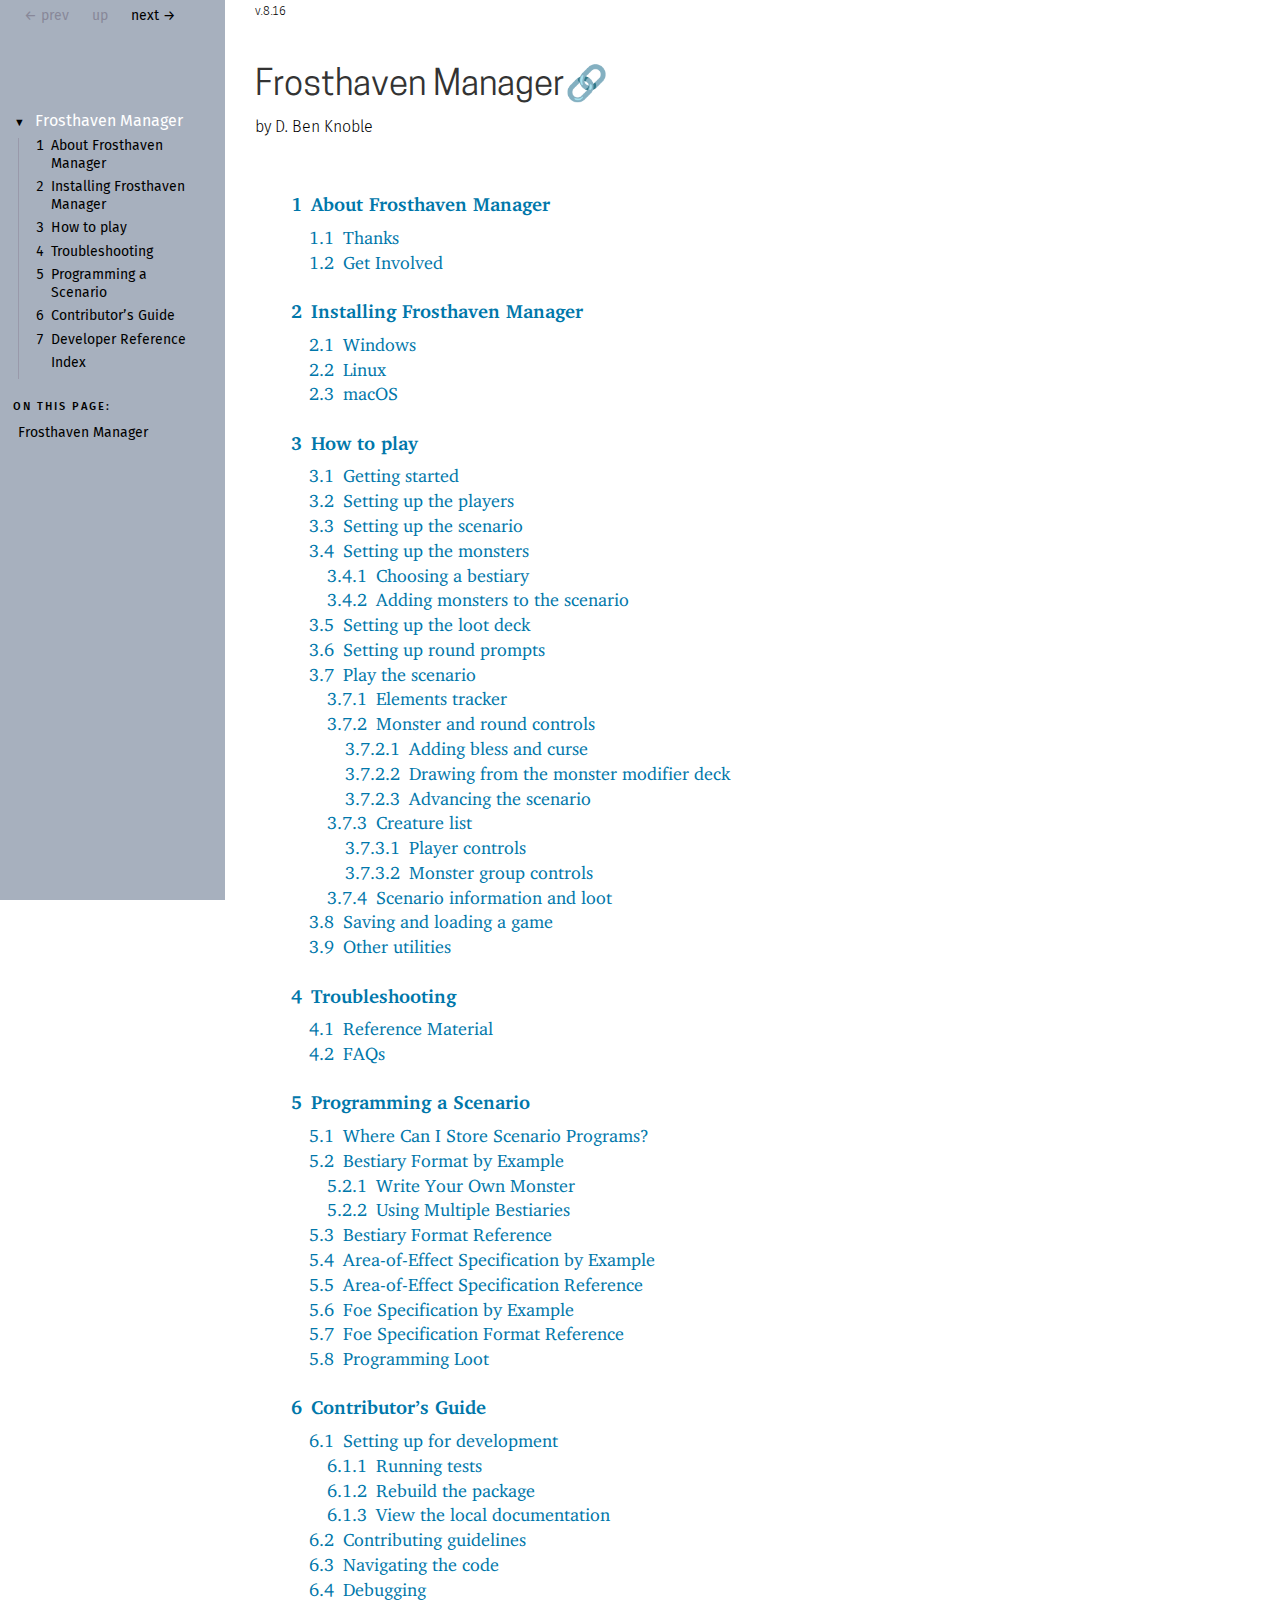
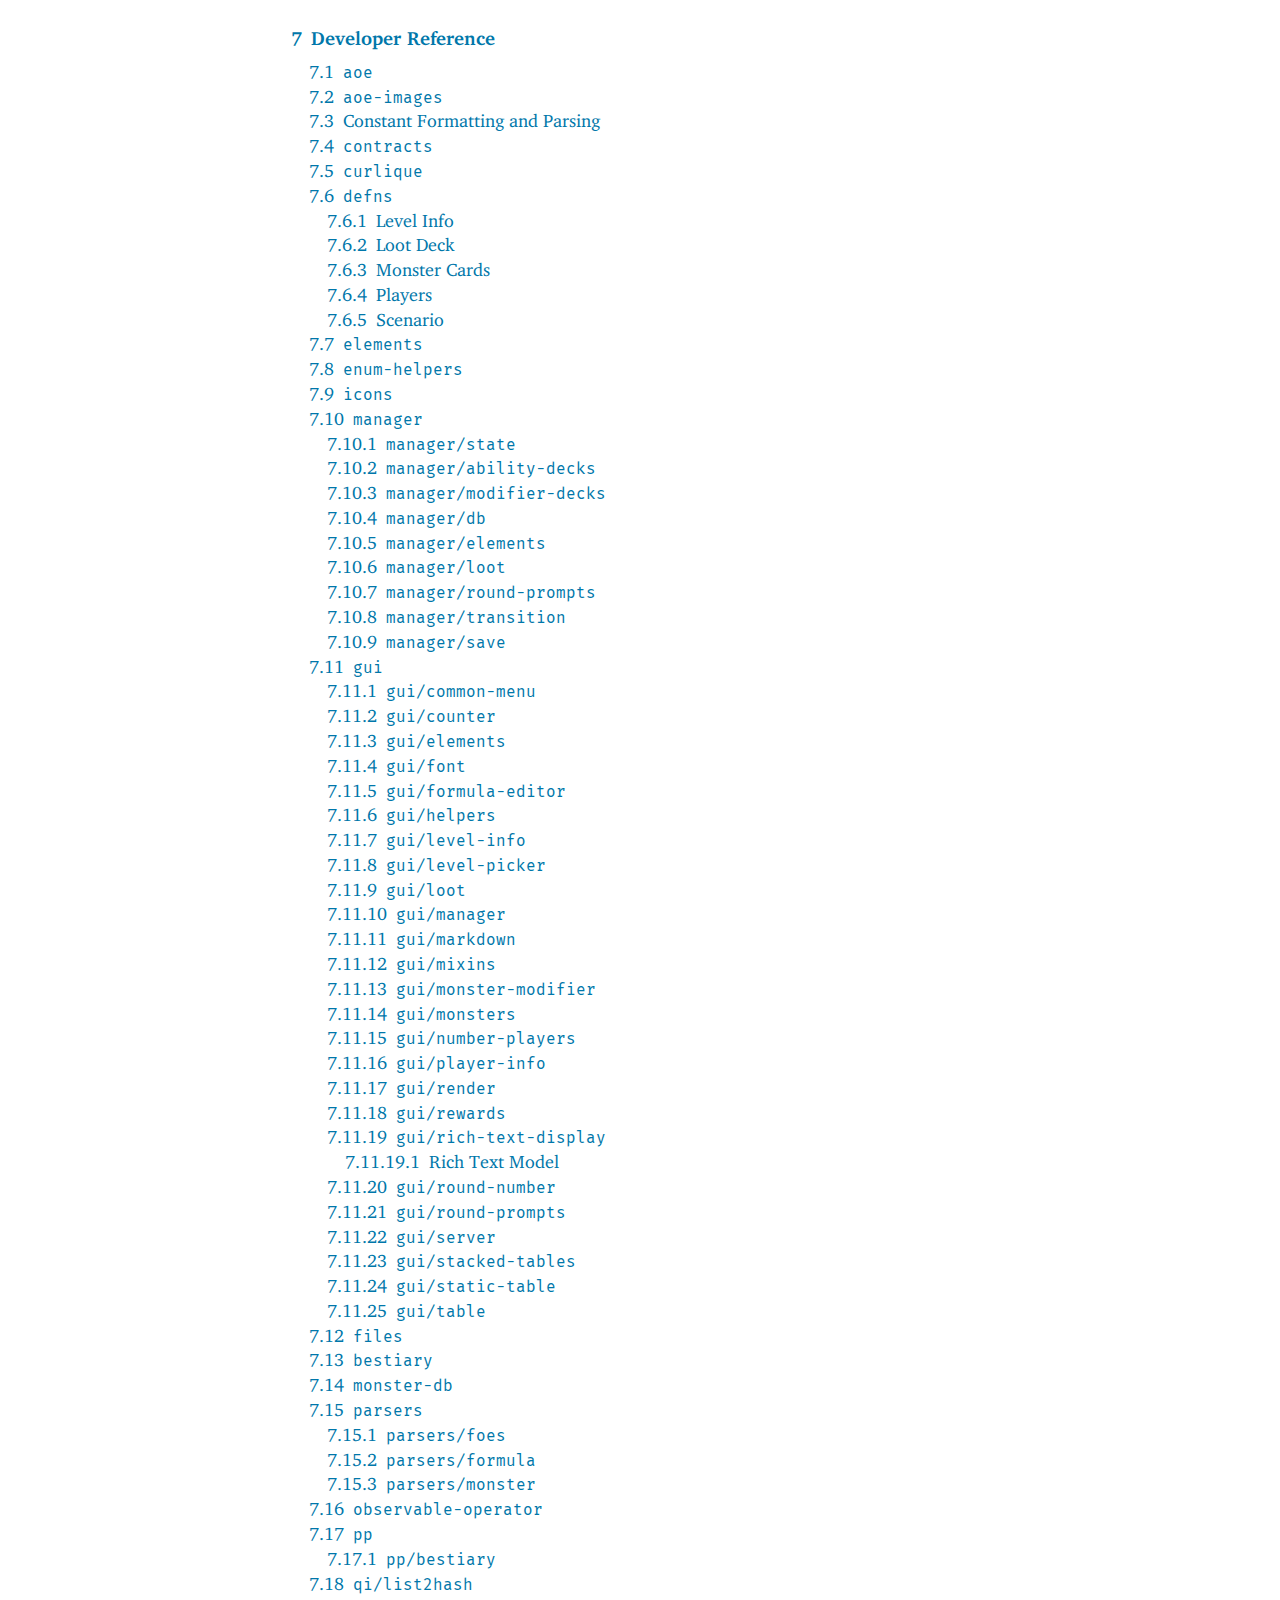
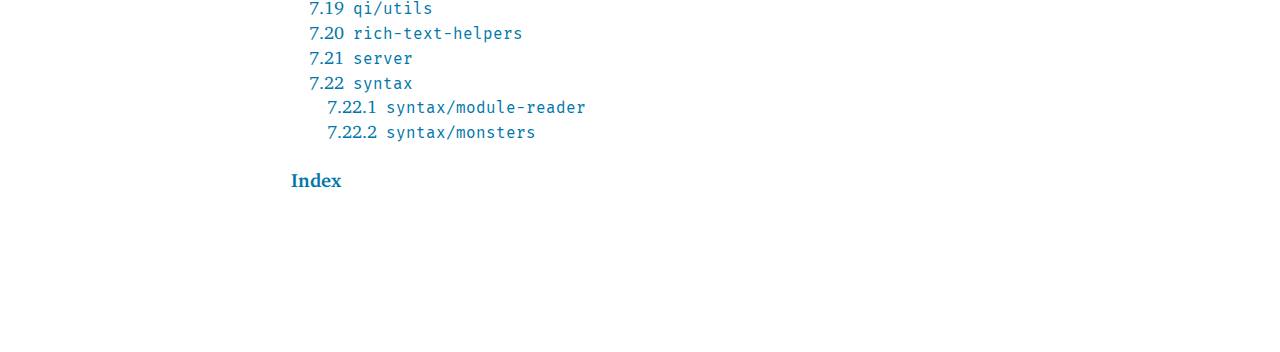
<file: index.html>
<!DOCTYPE html PUBLIC "-//W3C//DTD HTML 4.01 Transitional//EN" "http://www.w3.org/TR/html4/loose.dtd">
<html><head><meta http-equiv="content-type" content="text/html; charset=utf-8"/><meta name="viewport" content="width=device-width, initial-scale=0.8"/><title>Frosthaven Manager</title><link rel="stylesheet" type="text/css" href="scribble.css" title="default"/><link rel="stylesheet" type="text/css" href="manual-style.css" title="default"/><link rel="stylesheet" type="text/css" href="manual-racket.css" title="default"/><script type="text/javascript" src="scribble-common.js"></script><script type="text/javascript" src="manual-racket.js"></script><!--[if IE 6]><style type="text/css">.SIEHidden { overflow: hidden; }</style><![endif]--></head><body id="scribble-racket-lang-org"><div class="tocset"><div class="tocview"><div class="tocviewlist tocviewlisttopspace"><div class="tocviewtitle"><table cellspacing="0" cellpadding="0"><tr><td style="width: 1em;"><a href="javascript:void(0);" title="Expand/Collapse" class="tocviewtoggle" onclick="TocviewToggle(this,&quot;tocview_0&quot;);">&#9660;</a></td><td></td><td><a href="" class="tocviewselflink" data-pltdoc="x">Frosthaven Manager</a></td></tr></table></div><div class="tocviewsublistonly" style="display: block;" id="tocview_0"><table cellspacing="0" cellpadding="0"><tr><td align="right">1&nbsp;</td><td><a href="about-frosthaven-manager.html" class="tocviewlink" data-pltdoc="x">About Frosthaven Manager</a></td></tr><tr><td align="right">2&nbsp;</td><td><a href="Installing_Frosthaven_Manager.html" class="tocviewlink" data-pltdoc="x">Installing Frosthaven Manager</a></td></tr><tr><td align="right">3&nbsp;</td><td><a href="How_to_play.html" class="tocviewlink" data-pltdoc="x">How to play</a></td></tr><tr><td align="right">4&nbsp;</td><td><a href="Troubleshooting.html" class="tocviewlink" data-pltdoc="x">Troubleshooting</a></td></tr><tr><td align="right">5&nbsp;</td><td><a href="Programming_a_Scenario.html" class="tocviewlink" data-pltdoc="x">Programming a Scenario</a></td></tr><tr><td align="right">6&nbsp;</td><td><a href="Contributor_s_Guide.html" class="tocviewlink" data-pltdoc="x">Contributor&rsquo;s Guide</a></td></tr><tr><td align="right">7&nbsp;</td><td><a href="Developer_Reference.html" class="tocviewlink" data-pltdoc="x">Developer Reference</a></td></tr><tr><td align="right"></td><td><a href="doc-index.html" class="tocviewlink" data-pltdoc="x">Index</a></td></tr></table></div></div></div><div class="tocsub"><div class="tocsubtitle">On this page:</div><table class="tocsublist" cellspacing="0"><tr><td><span class="tocsublinknumber"></span><a href="#%28part._.Frosthaven_.Manager%29" class="tocsubseclink" data-pltdoc="x">Frosthaven Manager</a></td></tr></table></div></div><div class="maincolumn"><div class="main"><div class="versionbox"><span class="version">8.16</span></div><div class="navsettop"><span class="navleft"><div class="nosearchform"></div>&nbsp;&nbsp;<span class="tocsettoggle">&nbsp;&nbsp;<a href="javascript:void(0);" title="show/hide table of contents" onclick="TocsetToggle();">contents</a></span></span><span class="navright">&nbsp;&nbsp;<span class="nonavigation">&larr; prev</span>&nbsp;&nbsp;<span class="nonavigation">up</span>&nbsp;&nbsp;<a href="about-frosthaven-manager.html" title="forward to &quot;1 About Frosthaven Manager&quot;" data-pltdoc="x" rel="next">next &rarr;</a></span>&nbsp;</div><h2 class="heading"><a name="(part._.Frosthaven_.Manager)"></a>Frosthaven Manager<span class="button-group"><a href="#(part._.Frosthaven_.Manager)" class="heading-anchor" title="Link to here">🔗</a><span style="visibility: hidden"> </span></span></h2><div class="SAuthorListBox"><span class="SAuthorList"><p class="author">D. Ben Knoble</p></span></div><table cellspacing="0" cellpadding="0"><tr><td><p><span class="hspace">&nbsp;&nbsp;&nbsp;&nbsp;</span><a href="about-frosthaven-manager.html" class="toptoclink" data-pltdoc="x">1<span class="hspace">&nbsp;</span>About Frosthaven Manager</a></p></td></tr><tr><td><p><span class="hspace">&nbsp;&nbsp;&nbsp;&nbsp;&nbsp;&nbsp;</span><a href="about-frosthaven-manager.html#%28part._thanks%29" class="toclink" data-pltdoc="x">1.1<span class="hspace">&nbsp;</span>Thanks</a></p></td></tr><tr><td><p><span class="hspace">&nbsp;&nbsp;&nbsp;&nbsp;&nbsp;&nbsp;</span><a href="about-frosthaven-manager.html#%28part._get-involved%29" class="toclink" data-pltdoc="x">1.2<span class="hspace">&nbsp;</span>Get Involved</a></p></td></tr><tr><td><p><span class="hspace"></span></p></td></tr><tr><td><p><span class="hspace">&nbsp;&nbsp;&nbsp;&nbsp;</span><a href="Installing_Frosthaven_Manager.html" class="toptoclink" data-pltdoc="x">2<span class="hspace">&nbsp;</span>Installing Frosthaven Manager</a></p></td></tr><tr><td><p><span class="hspace">&nbsp;&nbsp;&nbsp;&nbsp;&nbsp;&nbsp;</span><a href="Installing_Frosthaven_Manager.html#%28part._.Windows%29" class="toclink" data-pltdoc="x">2.1<span class="hspace">&nbsp;</span>Windows</a></p></td></tr><tr><td><p><span class="hspace">&nbsp;&nbsp;&nbsp;&nbsp;&nbsp;&nbsp;</span><a href="Installing_Frosthaven_Manager.html#%28part._.Linux%29" class="toclink" data-pltdoc="x">2.2<span class="hspace">&nbsp;</span>Linux</a></p></td></tr><tr><td><p><span class="hspace">&nbsp;&nbsp;&nbsp;&nbsp;&nbsp;&nbsp;</span><a href="Installing_Frosthaven_Manager.html#%28part._mac.O.S%29" class="toclink" data-pltdoc="x">2.3<span class="hspace">&nbsp;</span>macOS</a></p></td></tr><tr><td><p><span class="hspace"></span></p></td></tr><tr><td><p><span class="hspace">&nbsp;&nbsp;&nbsp;&nbsp;</span><a href="How_to_play.html" class="toptoclink" data-pltdoc="x">3<span class="hspace">&nbsp;</span>How to play</a></p></td></tr><tr><td><p><span class="hspace">&nbsp;&nbsp;&nbsp;&nbsp;&nbsp;&nbsp;</span><a href="How_to_play.html#%28part._.Getting_started%29" class="toclink" data-pltdoc="x">3.1<span class="hspace">&nbsp;</span>Getting started</a></p></td></tr><tr><td><p><span class="hspace">&nbsp;&nbsp;&nbsp;&nbsp;&nbsp;&nbsp;</span><a href="How_to_play.html#%28part._.Setting_up_the_players%29" class="toclink" data-pltdoc="x">3.2<span class="hspace">&nbsp;</span>Setting up the players</a></p></td></tr><tr><td><p><span class="hspace">&nbsp;&nbsp;&nbsp;&nbsp;&nbsp;&nbsp;</span><a href="How_to_play.html#%28part._.Setting_up_the_scenario%29" class="toclink" data-pltdoc="x">3.3<span class="hspace">&nbsp;</span>Setting up the scenario</a></p></td></tr><tr><td><p><span class="hspace">&nbsp;&nbsp;&nbsp;&nbsp;&nbsp;&nbsp;</span><a href="How_to_play.html#%28part._.Setting_up_the_monsters%29" class="toclink" data-pltdoc="x">3.4<span class="hspace">&nbsp;</span>Setting up the monsters</a></p></td></tr><tr><td><p><span class="hspace">&nbsp;&nbsp;&nbsp;&nbsp;&nbsp;&nbsp;&nbsp;&nbsp;</span><a href="How_to_play.html#%28part._select-monster-db%29" class="toclink" data-pltdoc="x">3.4.1<span class="hspace">&nbsp;</span>Choosing a bestiary</a></p></td></tr><tr><td><p><span class="hspace">&nbsp;&nbsp;&nbsp;&nbsp;&nbsp;&nbsp;&nbsp;&nbsp;</span><a href="How_to_play.html#%28part._.Adding_monsters_to_the_scenario%29" class="toclink" data-pltdoc="x">3.4.2<span class="hspace">&nbsp;</span>Adding monsters to the scenario</a></p></td></tr><tr><td><p><span class="hspace">&nbsp;&nbsp;&nbsp;&nbsp;&nbsp;&nbsp;</span><a href="How_to_play.html#%28part._.Setting_up_the_loot_deck%29" class="toclink" data-pltdoc="x">3.5<span class="hspace">&nbsp;</span>Setting up the loot deck</a></p></td></tr><tr><td><p><span class="hspace">&nbsp;&nbsp;&nbsp;&nbsp;&nbsp;&nbsp;</span><a href="How_to_play.html#%28part._.Setting_up_round_prompts%29" class="toclink" data-pltdoc="x">3.6<span class="hspace">&nbsp;</span>Setting up round prompts</a></p></td></tr><tr><td><p><span class="hspace">&nbsp;&nbsp;&nbsp;&nbsp;&nbsp;&nbsp;</span><a href="How_to_play.html#%28part._.Play_the_scenario%29" class="toclink" data-pltdoc="x">3.7<span class="hspace">&nbsp;</span>Play the scenario</a></p></td></tr><tr><td><p><span class="hspace">&nbsp;&nbsp;&nbsp;&nbsp;&nbsp;&nbsp;&nbsp;&nbsp;</span><a href="How_to_play.html#%28part._.Elements_tracker%29" class="toclink" data-pltdoc="x">3.7.1<span class="hspace">&nbsp;</span>Elements tracker</a></p></td></tr><tr><td><p><span class="hspace">&nbsp;&nbsp;&nbsp;&nbsp;&nbsp;&nbsp;&nbsp;&nbsp;</span><a href="How_to_play.html#%28part._.Monster_and_round_controls%29" class="toclink" data-pltdoc="x">3.7.2<span class="hspace">&nbsp;</span>Monster and round controls</a></p></td></tr><tr><td><p><span class="hspace">&nbsp;&nbsp;&nbsp;&nbsp;&nbsp;&nbsp;&nbsp;&nbsp;&nbsp;&nbsp;</span><a href="How_to_play.html#%28part._.Adding_bless_and_curse%29" class="toclink" data-pltdoc="x">3.7.2.1<span class="hspace">&nbsp;</span>Adding bless and curse</a></p></td></tr><tr><td><p><span class="hspace">&nbsp;&nbsp;&nbsp;&nbsp;&nbsp;&nbsp;&nbsp;&nbsp;&nbsp;&nbsp;</span><a href="How_to_play.html#%28part._.Drawing_from_the_monster_modifier_deck%29" class="toclink" data-pltdoc="x">3.7.2.2<span class="hspace">&nbsp;</span>Drawing from the monster modifier deck</a></p></td></tr><tr><td><p><span class="hspace">&nbsp;&nbsp;&nbsp;&nbsp;&nbsp;&nbsp;&nbsp;&nbsp;&nbsp;&nbsp;</span><a href="How_to_play.html#%28part._.Advancing_the_scenario%29" class="toclink" data-pltdoc="x">3.7.2.3<span class="hspace">&nbsp;</span>Advancing the scenario</a></p></td></tr><tr><td><p><span class="hspace">&nbsp;&nbsp;&nbsp;&nbsp;&nbsp;&nbsp;&nbsp;&nbsp;</span><a href="How_to_play.html#%28part._.Creature_list%29" class="toclink" data-pltdoc="x">3.7.3<span class="hspace">&nbsp;</span>Creature list</a></p></td></tr><tr><td><p><span class="hspace">&nbsp;&nbsp;&nbsp;&nbsp;&nbsp;&nbsp;&nbsp;&nbsp;&nbsp;&nbsp;</span><a href="How_to_play.html#%28part._.Player_controls%29" class="toclink" data-pltdoc="x">3.7.3.1<span class="hspace">&nbsp;</span>Player controls</a></p></td></tr><tr><td><p><span class="hspace">&nbsp;&nbsp;&nbsp;&nbsp;&nbsp;&nbsp;&nbsp;&nbsp;&nbsp;&nbsp;</span><a href="How_to_play.html#%28part._.Monster_group_controls%29" class="toclink" data-pltdoc="x">3.7.3.2<span class="hspace">&nbsp;</span>Monster group controls</a></p></td></tr><tr><td><p><span class="hspace">&nbsp;&nbsp;&nbsp;&nbsp;&nbsp;&nbsp;&nbsp;&nbsp;</span><a href="How_to_play.html#%28part._.Scenario_information_and_loot%29" class="toclink" data-pltdoc="x">3.7.4<span class="hspace">&nbsp;</span>Scenario information and loot</a></p></td></tr><tr><td><p><span class="hspace">&nbsp;&nbsp;&nbsp;&nbsp;&nbsp;&nbsp;</span><a href="How_to_play.html#%28part._.Saving_and_loading_a_game%29" class="toclink" data-pltdoc="x">3.8<span class="hspace">&nbsp;</span>Saving and loading a game</a></p></td></tr><tr><td><p><span class="hspace">&nbsp;&nbsp;&nbsp;&nbsp;&nbsp;&nbsp;</span><a href="How_to_play.html#%28part._.Other_utilities%29" class="toclink" data-pltdoc="x">3.9<span class="hspace">&nbsp;</span>Other utilities</a></p></td></tr><tr><td><p><span class="hspace"></span></p></td></tr><tr><td><p><span class="hspace">&nbsp;&nbsp;&nbsp;&nbsp;</span><a href="Troubleshooting.html" class="toptoclink" data-pltdoc="x">4<span class="hspace">&nbsp;</span>Troubleshooting</a></p></td></tr><tr><td><p><span class="hspace">&nbsp;&nbsp;&nbsp;&nbsp;&nbsp;&nbsp;</span><a href="Troubleshooting.html#%28part._.Reference_.Material%29" class="toclink" data-pltdoc="x">4.1<span class="hspace">&nbsp;</span>Reference Material</a></p></td></tr><tr><td><p><span class="hspace">&nbsp;&nbsp;&nbsp;&nbsp;&nbsp;&nbsp;</span><a href="Troubleshooting.html#%28part._.F.A.Qs%29" class="toclink" data-pltdoc="x">4.2<span class="hspace">&nbsp;</span>FAQs</a></p></td></tr><tr><td><p><span class="hspace"></span></p></td></tr><tr><td><p><span class="hspace">&nbsp;&nbsp;&nbsp;&nbsp;</span><a href="Programming_a_Scenario.html" class="toptoclink" data-pltdoc="x">5<span class="hspace">&nbsp;</span>Programming a Scenario</a></p></td></tr><tr><td><p><span class="hspace">&nbsp;&nbsp;&nbsp;&nbsp;&nbsp;&nbsp;</span><a href="Programming_a_Scenario.html#%28part._.Where_.Can_.I_.Store_.Scenario_.Programs_%29" class="toclink" data-pltdoc="x">5.1<span class="hspace">&nbsp;</span>Where Can I Store Scenario Programs?</a></p></td></tr><tr><td><p><span class="hspace">&nbsp;&nbsp;&nbsp;&nbsp;&nbsp;&nbsp;</span><a href="Programming_a_Scenario.html#%28part._.Bestiary_.Format_by_.Example%29" class="toclink" data-pltdoc="x">5.2<span class="hspace">&nbsp;</span>Bestiary Format by Example</a></p></td></tr><tr><td><p><span class="hspace">&nbsp;&nbsp;&nbsp;&nbsp;&nbsp;&nbsp;&nbsp;&nbsp;</span><a href="Programming_a_Scenario.html#%28part._.Write_.Your_.Own_.Monster%29" class="toclink" data-pltdoc="x">5.2.1<span class="hspace">&nbsp;</span>Write Your Own Monster</a></p></td></tr><tr><td><p><span class="hspace">&nbsp;&nbsp;&nbsp;&nbsp;&nbsp;&nbsp;&nbsp;&nbsp;</span><a href="Programming_a_Scenario.html#%28part._.Using_.Multiple_.Bestiaries%29" class="toclink" data-pltdoc="x">5.2.2<span class="hspace">&nbsp;</span>Using Multiple Bestiaries</a></p></td></tr><tr><td><p><span class="hspace">&nbsp;&nbsp;&nbsp;&nbsp;&nbsp;&nbsp;</span><a href="Programming_a_Scenario.html#%28part._.Bestiary_.Format_.Reference%29" class="toclink" data-pltdoc="x">5.3<span class="hspace">&nbsp;</span>Bestiary Format Reference</a></p></td></tr><tr><td><p><span class="hspace">&nbsp;&nbsp;&nbsp;&nbsp;&nbsp;&nbsp;</span><a href="Programming_a_Scenario.html#%28part._.Area-of-.Effect_.Specification_by_.Example%29" class="toclink" data-pltdoc="x">5.4<span class="hspace">&nbsp;</span>Area-of-Effect Specification by Example</a></p></td></tr><tr><td><p><span class="hspace">&nbsp;&nbsp;&nbsp;&nbsp;&nbsp;&nbsp;</span><a href="Programming_a_Scenario.html#%28part._.Area-of-.Effect_.Specification_.Reference%29" class="toclink" data-pltdoc="x">5.5<span class="hspace">&nbsp;</span>Area-of-Effect Specification Reference</a></p></td></tr><tr><td><p><span class="hspace">&nbsp;&nbsp;&nbsp;&nbsp;&nbsp;&nbsp;</span><a href="Programming_a_Scenario.html#%28part._.Foe_.Specification_by_.Example%29" class="toclink" data-pltdoc="x">5.6<span class="hspace">&nbsp;</span>Foe Specification by Example</a></p></td></tr><tr><td><p><span class="hspace">&nbsp;&nbsp;&nbsp;&nbsp;&nbsp;&nbsp;</span><a href="Programming_a_Scenario.html#%28part._.Foe_.Specification_.Format_.Reference%29" class="toclink" data-pltdoc="x">5.7<span class="hspace">&nbsp;</span>Foe Specification Format Reference</a></p></td></tr><tr><td><p><span class="hspace">&nbsp;&nbsp;&nbsp;&nbsp;&nbsp;&nbsp;</span><a href="Programming_a_Scenario.html#%28part._.Programming_.Loot%29" class="toclink" data-pltdoc="x">5.8<span class="hspace">&nbsp;</span>Programming Loot</a></p></td></tr><tr><td><p><span class="hspace"></span></p></td></tr><tr><td><p><span class="hspace">&nbsp;&nbsp;&nbsp;&nbsp;</span><a href="Contributor_s_Guide.html" class="toptoclink" data-pltdoc="x">6<span class="hspace">&nbsp;</span>Contributor&rsquo;s Guide</a></p></td></tr><tr><td><p><span class="hspace">&nbsp;&nbsp;&nbsp;&nbsp;&nbsp;&nbsp;</span><a href="Contributor_s_Guide.html#%28part._.Setting_up_for_development%29" class="toclink" data-pltdoc="x">6.1<span class="hspace">&nbsp;</span>Setting up for development</a></p></td></tr><tr><td><p><span class="hspace">&nbsp;&nbsp;&nbsp;&nbsp;&nbsp;&nbsp;&nbsp;&nbsp;</span><a href="Contributor_s_Guide.html#%28part._.Running_tests%29" class="toclink" data-pltdoc="x">6.1.1<span class="hspace">&nbsp;</span>Running tests</a></p></td></tr><tr><td><p><span class="hspace">&nbsp;&nbsp;&nbsp;&nbsp;&nbsp;&nbsp;&nbsp;&nbsp;</span><a href="Contributor_s_Guide.html#%28part._.Rebuild_the_package%29" class="toclink" data-pltdoc="x">6.1.2<span class="hspace">&nbsp;</span>Rebuild the package</a></p></td></tr><tr><td><p><span class="hspace">&nbsp;&nbsp;&nbsp;&nbsp;&nbsp;&nbsp;&nbsp;&nbsp;</span><a href="Contributor_s_Guide.html#%28part._.View_the_local_documentation%29" class="toclink" data-pltdoc="x">6.1.3<span class="hspace">&nbsp;</span>View the local documentation</a></p></td></tr><tr><td><p><span class="hspace">&nbsp;&nbsp;&nbsp;&nbsp;&nbsp;&nbsp;</span><a href="Contributor_s_Guide.html#%28part._.Contributing_guidelines%29" class="toclink" data-pltdoc="x">6.2<span class="hspace">&nbsp;</span>Contributing guidelines</a></p></td></tr><tr><td><p><span class="hspace">&nbsp;&nbsp;&nbsp;&nbsp;&nbsp;&nbsp;</span><a href="Contributor_s_Guide.html#%28part._.Navigating_the_code%29" class="toclink" data-pltdoc="x">6.3<span class="hspace">&nbsp;</span>Navigating the code</a></p></td></tr><tr><td><p><span class="hspace">&nbsp;&nbsp;&nbsp;&nbsp;&nbsp;&nbsp;</span><a href="Contributor_s_Guide.html#%28part._.Debugging%29" class="toclink" data-pltdoc="x">6.4<span class="hspace">&nbsp;</span>Debugging</a></p></td></tr><tr><td><p><span class="hspace"></span></p></td></tr><tr><td><p><span class="hspace">&nbsp;&nbsp;&nbsp;&nbsp;</span><a href="Developer_Reference.html" class="toptoclink" data-pltdoc="x">7<span class="hspace">&nbsp;</span>Developer Reference</a></p></td></tr><tr><td><p><span class="hspace">&nbsp;&nbsp;&nbsp;&nbsp;&nbsp;&nbsp;</span><a href="Developer_Reference.html#%28part._aoe%29" class="toclink" data-pltdoc="x">7.1<span class="hspace">&nbsp;</span><span class="stt">aoe</span></a></p></td></tr><tr><td><p><span class="hspace">&nbsp;&nbsp;&nbsp;&nbsp;&nbsp;&nbsp;</span><a href="Developer_Reference.html#%28part._aoe-images%29" class="toclink" data-pltdoc="x">7.2<span class="hspace">&nbsp;</span><span class="stt">aoe-images</span></a></p></td></tr><tr><td><p><span class="hspace">&nbsp;&nbsp;&nbsp;&nbsp;&nbsp;&nbsp;</span><a href="Developer_Reference.html#%28part._.Constant_.Formatting_and_.Parsing%29" class="toclink" data-pltdoc="x">7.3<span class="hspace">&nbsp;</span>Constant Formatting and Parsing</a></p></td></tr><tr><td><p><span class="hspace">&nbsp;&nbsp;&nbsp;&nbsp;&nbsp;&nbsp;</span><a href="Developer_Reference.html#%28part._contracts%29" class="toclink" data-pltdoc="x">7.4<span class="hspace">&nbsp;</span><span class="stt">contracts</span></a></p></td></tr><tr><td><p><span class="hspace">&nbsp;&nbsp;&nbsp;&nbsp;&nbsp;&nbsp;</span><a href="Developer_Reference.html#%28part._curlique%29" class="toclink" data-pltdoc="x">7.5<span class="hspace">&nbsp;</span><span class="stt">curlique</span></a></p></td></tr><tr><td><p><span class="hspace">&nbsp;&nbsp;&nbsp;&nbsp;&nbsp;&nbsp;</span><a href="Developer_Reference.html#%28part._defns%29" class="toclink" data-pltdoc="x">7.6<span class="hspace">&nbsp;</span><span class="stt">defns</span></a></p></td></tr><tr><td><p><span class="hspace">&nbsp;&nbsp;&nbsp;&nbsp;&nbsp;&nbsp;&nbsp;&nbsp;</span><a href="Developer_Reference.html#%28part._.Level_.Info%29" class="toclink" data-pltdoc="x">7.6.1<span class="hspace">&nbsp;</span>Level Info</a></p></td></tr><tr><td><p><span class="hspace">&nbsp;&nbsp;&nbsp;&nbsp;&nbsp;&nbsp;&nbsp;&nbsp;</span><a href="Developer_Reference.html#%28part._.Loot_.Deck%29" class="toclink" data-pltdoc="x">7.6.2<span class="hspace">&nbsp;</span>Loot Deck</a></p></td></tr><tr><td><p><span class="hspace">&nbsp;&nbsp;&nbsp;&nbsp;&nbsp;&nbsp;&nbsp;&nbsp;</span><a href="Developer_Reference.html#%28part._.Monster_.Cards%29" class="toclink" data-pltdoc="x">7.6.3<span class="hspace">&nbsp;</span>Monster Cards</a></p></td></tr><tr><td><p><span class="hspace">&nbsp;&nbsp;&nbsp;&nbsp;&nbsp;&nbsp;&nbsp;&nbsp;</span><a href="Developer_Reference.html#%28part._.Players%29" class="toclink" data-pltdoc="x">7.6.4<span class="hspace">&nbsp;</span>Players</a></p></td></tr><tr><td><p><span class="hspace">&nbsp;&nbsp;&nbsp;&nbsp;&nbsp;&nbsp;&nbsp;&nbsp;</span><a href="Developer_Reference.html#%28part._.Scenario%29" class="toclink" data-pltdoc="x">7.6.5<span class="hspace">&nbsp;</span>Scenario</a></p></td></tr><tr><td><p><span class="hspace">&nbsp;&nbsp;&nbsp;&nbsp;&nbsp;&nbsp;</span><a href="Developer_Reference.html#%28part._elements%29" class="toclink" data-pltdoc="x">7.7<span class="hspace">&nbsp;</span><span class="stt">elements</span></a></p></td></tr><tr><td><p><span class="hspace">&nbsp;&nbsp;&nbsp;&nbsp;&nbsp;&nbsp;</span><a href="Developer_Reference.html#%28part._enum-helpers%29" class="toclink" data-pltdoc="x">7.8<span class="hspace">&nbsp;</span><span class="stt">enum-helpers</span></a></p></td></tr><tr><td><p><span class="hspace">&nbsp;&nbsp;&nbsp;&nbsp;&nbsp;&nbsp;</span><a href="Developer_Reference.html#%28part._icons%29" class="toclink" data-pltdoc="x">7.9<span class="hspace">&nbsp;</span><span class="stt">icons</span></a></p></td></tr><tr><td><p><span class="hspace">&nbsp;&nbsp;&nbsp;&nbsp;&nbsp;&nbsp;</span><a href="Developer_Reference.html#%28part._manager%29" class="toclink" data-pltdoc="x">7.10<span class="hspace">&nbsp;</span><span class="stt">manager</span></a></p></td></tr><tr><td><p><span class="hspace">&nbsp;&nbsp;&nbsp;&nbsp;&nbsp;&nbsp;&nbsp;&nbsp;</span><a href="Developer_Reference.html#%28part._manager_state%29" class="toclink" data-pltdoc="x">7.10.1<span class="hspace">&nbsp;</span><span class="stt">manager/state</span></a></p></td></tr><tr><td><p><span class="hspace">&nbsp;&nbsp;&nbsp;&nbsp;&nbsp;&nbsp;&nbsp;&nbsp;</span><a href="Developer_Reference.html#%28part._manager_ability-decks%29" class="toclink" data-pltdoc="x">7.10.2<span class="hspace">&nbsp;</span><span class="stt">manager/ability-decks</span></a></p></td></tr><tr><td><p><span class="hspace">&nbsp;&nbsp;&nbsp;&nbsp;&nbsp;&nbsp;&nbsp;&nbsp;</span><a href="Developer_Reference.html#%28part._manager_modifier-decks%29" class="toclink" data-pltdoc="x">7.10.3<span class="hspace">&nbsp;</span><span class="stt">manager/modifier-decks</span></a></p></td></tr><tr><td><p><span class="hspace">&nbsp;&nbsp;&nbsp;&nbsp;&nbsp;&nbsp;&nbsp;&nbsp;</span><a href="Developer_Reference.html#%28part._manager_db%29" class="toclink" data-pltdoc="x">7.10.4<span class="hspace">&nbsp;</span><span class="stt">manager/db</span></a></p></td></tr><tr><td><p><span class="hspace">&nbsp;&nbsp;&nbsp;&nbsp;&nbsp;&nbsp;&nbsp;&nbsp;</span><a href="Developer_Reference.html#%28part._manager_elements%29" class="toclink" data-pltdoc="x">7.10.5<span class="hspace">&nbsp;</span><span class="stt">manager/elements</span></a></p></td></tr><tr><td><p><span class="hspace">&nbsp;&nbsp;&nbsp;&nbsp;&nbsp;&nbsp;&nbsp;&nbsp;</span><a href="Developer_Reference.html#%28part._manager_loot%29" class="toclink" data-pltdoc="x">7.10.6<span class="hspace">&nbsp;</span><span class="stt">manager/loot</span></a></p></td></tr><tr><td><p><span class="hspace">&nbsp;&nbsp;&nbsp;&nbsp;&nbsp;&nbsp;&nbsp;&nbsp;</span><a href="Developer_Reference.html#%28part._manager_round-prompts%29" class="toclink" data-pltdoc="x">7.10.7<span class="hspace">&nbsp;</span><span class="stt">manager/round-prompts</span></a></p></td></tr><tr><td><p><span class="hspace">&nbsp;&nbsp;&nbsp;&nbsp;&nbsp;&nbsp;&nbsp;&nbsp;</span><a href="Developer_Reference.html#%28part._manager_transition%29" class="toclink" data-pltdoc="x">7.10.8<span class="hspace">&nbsp;</span><span class="stt">manager/transition</span></a></p></td></tr><tr><td><p><span class="hspace">&nbsp;&nbsp;&nbsp;&nbsp;&nbsp;&nbsp;&nbsp;&nbsp;</span><a href="Developer_Reference.html#%28part._manager_save%29" class="toclink" data-pltdoc="x">7.10.9<span class="hspace">&nbsp;</span><span class="stt">manager/save</span></a></p></td></tr><tr><td><p><span class="hspace">&nbsp;&nbsp;&nbsp;&nbsp;&nbsp;&nbsp;</span><a href="Developer_Reference.html#%28part._frosthaven-manager%2Fgui%29" class="toclink" data-pltdoc="x">7.11<span class="hspace">&nbsp;</span><span class="stt">gui</span></a></p></td></tr><tr><td><p><span class="hspace">&nbsp;&nbsp;&nbsp;&nbsp;&nbsp;&nbsp;&nbsp;&nbsp;</span><a href="Developer_Reference.html#%28part._gui_common-menu%29" class="toclink" data-pltdoc="x">7.11.1<span class="hspace">&nbsp;</span><span class="stt">gui/common-menu</span></a></p></td></tr><tr><td><p><span class="hspace">&nbsp;&nbsp;&nbsp;&nbsp;&nbsp;&nbsp;&nbsp;&nbsp;</span><a href="Developer_Reference.html#%28part._gui_counter%29" class="toclink" data-pltdoc="x">7.11.2<span class="hspace">&nbsp;</span><span class="stt">gui/counter</span></a></p></td></tr><tr><td><p><span class="hspace">&nbsp;&nbsp;&nbsp;&nbsp;&nbsp;&nbsp;&nbsp;&nbsp;</span><a href="Developer_Reference.html#%28part._gui_elements%29" class="toclink" data-pltdoc="x">7.11.3<span class="hspace">&nbsp;</span><span class="stt">gui/elements</span></a></p></td></tr><tr><td><p><span class="hspace">&nbsp;&nbsp;&nbsp;&nbsp;&nbsp;&nbsp;&nbsp;&nbsp;</span><a href="Developer_Reference.html#%28part._gui_font%29" class="toclink" data-pltdoc="x">7.11.4<span class="hspace">&nbsp;</span><span class="stt">gui/font</span></a></p></td></tr><tr><td><p><span class="hspace">&nbsp;&nbsp;&nbsp;&nbsp;&nbsp;&nbsp;&nbsp;&nbsp;</span><a href="Developer_Reference.html#%28part._gui_formula-editor%29" class="toclink" data-pltdoc="x">7.11.5<span class="hspace">&nbsp;</span><span class="stt">gui/formula-editor</span></a></p></td></tr><tr><td><p><span class="hspace">&nbsp;&nbsp;&nbsp;&nbsp;&nbsp;&nbsp;&nbsp;&nbsp;</span><a href="Developer_Reference.html#%28part._gui_helpers%29" class="toclink" data-pltdoc="x">7.11.6<span class="hspace">&nbsp;</span><span class="stt">gui/helpers</span></a></p></td></tr><tr><td><p><span class="hspace">&nbsp;&nbsp;&nbsp;&nbsp;&nbsp;&nbsp;&nbsp;&nbsp;</span><a href="Developer_Reference.html#%28part._gui_level-info%29" class="toclink" data-pltdoc="x">7.11.7<span class="hspace">&nbsp;</span><span class="stt">gui/level-info</span></a></p></td></tr><tr><td><p><span class="hspace">&nbsp;&nbsp;&nbsp;&nbsp;&nbsp;&nbsp;&nbsp;&nbsp;</span><a href="Developer_Reference.html#%28part._gui_level-picker%29" class="toclink" data-pltdoc="x">7.11.8<span class="hspace">&nbsp;</span><span class="stt">gui/level-picker</span></a></p></td></tr><tr><td><p><span class="hspace">&nbsp;&nbsp;&nbsp;&nbsp;&nbsp;&nbsp;&nbsp;&nbsp;</span><a href="Developer_Reference.html#%28part._gui_loot%29" class="toclink" data-pltdoc="x">7.11.9<span class="hspace">&nbsp;</span><span class="stt">gui/loot</span></a></p></td></tr><tr><td><p><span class="hspace">&nbsp;&nbsp;&nbsp;&nbsp;&nbsp;&nbsp;&nbsp;&nbsp;</span><a href="Developer_Reference.html#%28part._gui_manager%29" class="toclink" data-pltdoc="x">7.11.10<span class="hspace">&nbsp;</span><span class="stt">gui/manager</span></a></p></td></tr><tr><td><p><span class="hspace">&nbsp;&nbsp;&nbsp;&nbsp;&nbsp;&nbsp;&nbsp;&nbsp;</span><a href="Developer_Reference.html#%28part._gui_markdown%29" class="toclink" data-pltdoc="x">7.11.11<span class="hspace">&nbsp;</span><span class="stt">gui/markdown</span></a></p></td></tr><tr><td><p><span class="hspace">&nbsp;&nbsp;&nbsp;&nbsp;&nbsp;&nbsp;&nbsp;&nbsp;</span><a href="Developer_Reference.html#%28part._gui_mixins%29" class="toclink" data-pltdoc="x">7.11.12<span class="hspace">&nbsp;</span><span class="stt">gui/mixins</span></a></p></td></tr><tr><td><p><span class="hspace">&nbsp;&nbsp;&nbsp;&nbsp;&nbsp;&nbsp;&nbsp;&nbsp;</span><a href="Developer_Reference.html#%28part._gui_monster-modifier%29" class="toclink" data-pltdoc="x">7.11.13<span class="hspace">&nbsp;</span><span class="stt">gui/monster-modifier</span></a></p></td></tr><tr><td><p><span class="hspace">&nbsp;&nbsp;&nbsp;&nbsp;&nbsp;&nbsp;&nbsp;&nbsp;</span><a href="Developer_Reference.html#%28part._gui_monsters%29" class="toclink" data-pltdoc="x">7.11.14<span class="hspace">&nbsp;</span><span class="stt">gui/monsters</span></a></p></td></tr><tr><td><p><span class="hspace">&nbsp;&nbsp;&nbsp;&nbsp;&nbsp;&nbsp;&nbsp;&nbsp;</span><a href="Developer_Reference.html#%28part._gui_number-players%29" class="toclink" data-pltdoc="x">7.11.15<span class="hspace">&nbsp;</span><span class="stt">gui/number-players</span></a></p></td></tr><tr><td><p><span class="hspace">&nbsp;&nbsp;&nbsp;&nbsp;&nbsp;&nbsp;&nbsp;&nbsp;</span><a href="Developer_Reference.html#%28part._gui_player-info%29" class="toclink" data-pltdoc="x">7.11.16<span class="hspace">&nbsp;</span><span class="stt">gui/player-info</span></a></p></td></tr><tr><td><p><span class="hspace">&nbsp;&nbsp;&nbsp;&nbsp;&nbsp;&nbsp;&nbsp;&nbsp;</span><a href="Developer_Reference.html#%28part._gui_render%29" class="toclink" data-pltdoc="x">7.11.17<span class="hspace">&nbsp;</span><span class="stt">gui/render</span></a></p></td></tr><tr><td><p><span class="hspace">&nbsp;&nbsp;&nbsp;&nbsp;&nbsp;&nbsp;&nbsp;&nbsp;</span><a href="Developer_Reference.html#%28part._gui_rewards%29" class="toclink" data-pltdoc="x">7.11.18<span class="hspace">&nbsp;</span><span class="stt">gui/rewards</span></a></p></td></tr><tr><td><p><span class="hspace">&nbsp;&nbsp;&nbsp;&nbsp;&nbsp;&nbsp;&nbsp;&nbsp;</span><a href="Developer_Reference.html#%28part._gui_rich-text-display%29" class="toclink" data-pltdoc="x">7.11.19<span class="hspace">&nbsp;</span><span class="stt">gui/rich-text-display</span></a></p></td></tr><tr><td><p><span class="hspace">&nbsp;&nbsp;&nbsp;&nbsp;&nbsp;&nbsp;&nbsp;&nbsp;&nbsp;&nbsp;</span><a href="Developer_Reference.html#%28part._.Rich_.Text_.Model%29" class="toclink" data-pltdoc="x">7.11.19.1<span class="hspace">&nbsp;</span>Rich Text Model</a></p></td></tr><tr><td><p><span class="hspace">&nbsp;&nbsp;&nbsp;&nbsp;&nbsp;&nbsp;&nbsp;&nbsp;</span><a href="Developer_Reference.html#%28part._gui_round-number%29" class="toclink" data-pltdoc="x">7.11.20<span class="hspace">&nbsp;</span><span class="stt">gui/round-number</span></a></p></td></tr><tr><td><p><span class="hspace">&nbsp;&nbsp;&nbsp;&nbsp;&nbsp;&nbsp;&nbsp;&nbsp;</span><a href="Developer_Reference.html#%28part._gui_round-prompts%29" class="toclink" data-pltdoc="x">7.11.21<span class="hspace">&nbsp;</span><span class="stt">gui/round-prompts</span></a></p></td></tr><tr><td><p><span class="hspace">&nbsp;&nbsp;&nbsp;&nbsp;&nbsp;&nbsp;&nbsp;&nbsp;</span><a href="Developer_Reference.html#%28part._gui_server%29" class="toclink" data-pltdoc="x">7.11.22<span class="hspace">&nbsp;</span><span class="stt">gui/server</span></a></p></td></tr><tr><td><p><span class="hspace">&nbsp;&nbsp;&nbsp;&nbsp;&nbsp;&nbsp;&nbsp;&nbsp;</span><a href="Developer_Reference.html#%28part._gui_stacked-tables%29" class="toclink" data-pltdoc="x">7.11.23<span class="hspace">&nbsp;</span><span class="stt">gui/stacked-tables</span></a></p></td></tr><tr><td><p><span class="hspace">&nbsp;&nbsp;&nbsp;&nbsp;&nbsp;&nbsp;&nbsp;&nbsp;</span><a href="Developer_Reference.html#%28part._gui_static-table%29" class="toclink" data-pltdoc="x">7.11.24<span class="hspace">&nbsp;</span><span class="stt">gui/static-table</span></a></p></td></tr><tr><td><p><span class="hspace">&nbsp;&nbsp;&nbsp;&nbsp;&nbsp;&nbsp;&nbsp;&nbsp;</span><a href="Developer_Reference.html#%28part._gui_table%29" class="toclink" data-pltdoc="x">7.11.25<span class="hspace">&nbsp;</span><span class="stt">gui/table</span></a></p></td></tr><tr><td><p><span class="hspace">&nbsp;&nbsp;&nbsp;&nbsp;&nbsp;&nbsp;</span><a href="Developer_Reference.html#%28part._files%29" class="toclink" data-pltdoc="x">7.12<span class="hspace">&nbsp;</span><span class="stt">files</span></a></p></td></tr><tr><td><p><span class="hspace">&nbsp;&nbsp;&nbsp;&nbsp;&nbsp;&nbsp;</span><a href="Developer_Reference.html#%28part._bestiary%29" class="toclink" data-pltdoc="x">7.13<span class="hspace">&nbsp;</span><span class="stt">bestiary</span></a></p></td></tr><tr><td><p><span class="hspace">&nbsp;&nbsp;&nbsp;&nbsp;&nbsp;&nbsp;</span><a href="Developer_Reference.html#%28part._monster-db%29" class="toclink" data-pltdoc="x">7.14<span class="hspace">&nbsp;</span><span class="stt">monster-db</span></a></p></td></tr><tr><td><p><span class="hspace">&nbsp;&nbsp;&nbsp;&nbsp;&nbsp;&nbsp;</span><a href="Developer_Reference.html#%28part._parsers%29" class="toclink" data-pltdoc="x">7.15<span class="hspace">&nbsp;</span><span class="stt">parsers</span></a></p></td></tr><tr><td><p><span class="hspace">&nbsp;&nbsp;&nbsp;&nbsp;&nbsp;&nbsp;&nbsp;&nbsp;</span><a href="Developer_Reference.html#%28part._parsers_foes%29" class="toclink" data-pltdoc="x">7.15.1<span class="hspace">&nbsp;</span><span class="stt">parsers/foes</span></a></p></td></tr><tr><td><p><span class="hspace">&nbsp;&nbsp;&nbsp;&nbsp;&nbsp;&nbsp;&nbsp;&nbsp;</span><a href="Developer_Reference.html#%28part._parsers_formula%29" class="toclink" data-pltdoc="x">7.15.2<span class="hspace">&nbsp;</span><span class="stt">parsers/formula</span></a></p></td></tr><tr><td><p><span class="hspace">&nbsp;&nbsp;&nbsp;&nbsp;&nbsp;&nbsp;&nbsp;&nbsp;</span><a href="Developer_Reference.html#%28part._parsers_monster%29" class="toclink" data-pltdoc="x">7.15.3<span class="hspace">&nbsp;</span><span class="stt">parsers/monster</span></a></p></td></tr><tr><td><p><span class="hspace">&nbsp;&nbsp;&nbsp;&nbsp;&nbsp;&nbsp;</span><a href="Developer_Reference.html#%28part._observable-operator%29" class="toclink" data-pltdoc="x">7.16<span class="hspace">&nbsp;</span><span class="stt">observable-operator</span></a></p></td></tr><tr><td><p><span class="hspace">&nbsp;&nbsp;&nbsp;&nbsp;&nbsp;&nbsp;</span><a href="Developer_Reference.html#%28part._pp%29" class="toclink" data-pltdoc="x">7.17<span class="hspace">&nbsp;</span><span class="stt">pp</span></a></p></td></tr><tr><td><p><span class="hspace">&nbsp;&nbsp;&nbsp;&nbsp;&nbsp;&nbsp;&nbsp;&nbsp;</span><a href="Developer_Reference.html#%28part._pp_bestiary%29" class="toclink" data-pltdoc="x">7.17.1<span class="hspace">&nbsp;</span><span class="stt">pp/bestiary</span></a></p></td></tr><tr><td><p><span class="hspace">&nbsp;&nbsp;&nbsp;&nbsp;&nbsp;&nbsp;</span><a href="Developer_Reference.html#%28part._qi_list2hash%29" class="toclink" data-pltdoc="x">7.18<span class="hspace">&nbsp;</span><span class="stt">qi/list2hash</span></a></p></td></tr><tr><td><p><span class="hspace">&nbsp;&nbsp;&nbsp;&nbsp;&nbsp;&nbsp;</span><a href="Developer_Reference.html#%28part._qi_utils%29" class="toclink" data-pltdoc="x">7.19<span class="hspace">&nbsp;</span><span class="stt">qi/utils</span></a></p></td></tr><tr><td><p><span class="hspace">&nbsp;&nbsp;&nbsp;&nbsp;&nbsp;&nbsp;</span><a href="Developer_Reference.html#%28part._rich-text-helpers%29" class="toclink" data-pltdoc="x">7.20<span class="hspace">&nbsp;</span><span class="stt">rich-text-helpers</span></a></p></td></tr><tr><td><p><span class="hspace">&nbsp;&nbsp;&nbsp;&nbsp;&nbsp;&nbsp;</span><a href="Developer_Reference.html#%28part._server%29" class="toclink" data-pltdoc="x">7.21<span class="hspace">&nbsp;</span><span class="stt">server</span></a></p></td></tr><tr><td><p><span class="hspace">&nbsp;&nbsp;&nbsp;&nbsp;&nbsp;&nbsp;</span><a href="Developer_Reference.html#%28part._syntax%29" class="toclink" data-pltdoc="x">7.22<span class="hspace">&nbsp;</span><span class="stt">syntax</span></a></p></td></tr><tr><td><p><span class="hspace">&nbsp;&nbsp;&nbsp;&nbsp;&nbsp;&nbsp;&nbsp;&nbsp;</span><a href="Developer_Reference.html#%28part._syntax_module-reader%29" class="toclink" data-pltdoc="x">7.22.1<span class="hspace">&nbsp;</span><span class="stt">syntax/module-reader</span></a></p></td></tr><tr><td><p><span class="hspace">&nbsp;&nbsp;&nbsp;&nbsp;&nbsp;&nbsp;&nbsp;&nbsp;</span><a href="Developer_Reference.html#%28part._syntax_monsters%29" class="toclink" data-pltdoc="x">7.22.2<span class="hspace">&nbsp;</span><span class="stt">syntax/monsters</span></a></p></td></tr><tr><td><p><span class="hspace"></span></p></td></tr><tr><td><p><span class="hspace">&nbsp;&nbsp;&nbsp;&nbsp;</span><a href="doc-index.html" class="toptoclink" data-pltdoc="x">Index</a></p></td></tr></table><div class="navsetbottom"><span class="navleft"><div class="nosearchform"></div>&nbsp;&nbsp;<span class="tocsettoggle">&nbsp;&nbsp;<a href="javascript:void(0);" title="show/hide table of contents" onclick="TocsetToggle();">contents</a></span></span><span class="navright">&nbsp;&nbsp;<span class="nonavigation">&larr; prev</span>&nbsp;&nbsp;<span class="nonavigation">up</span>&nbsp;&nbsp;<a href="about-frosthaven-manager.html" title="forward to &quot;1 About Frosthaven Manager&quot;" data-pltdoc="x" rel="next">next &rarr;</a></span>&nbsp;</div></div></div><div id="contextindicator">&nbsp;</div></body></html>
</file>
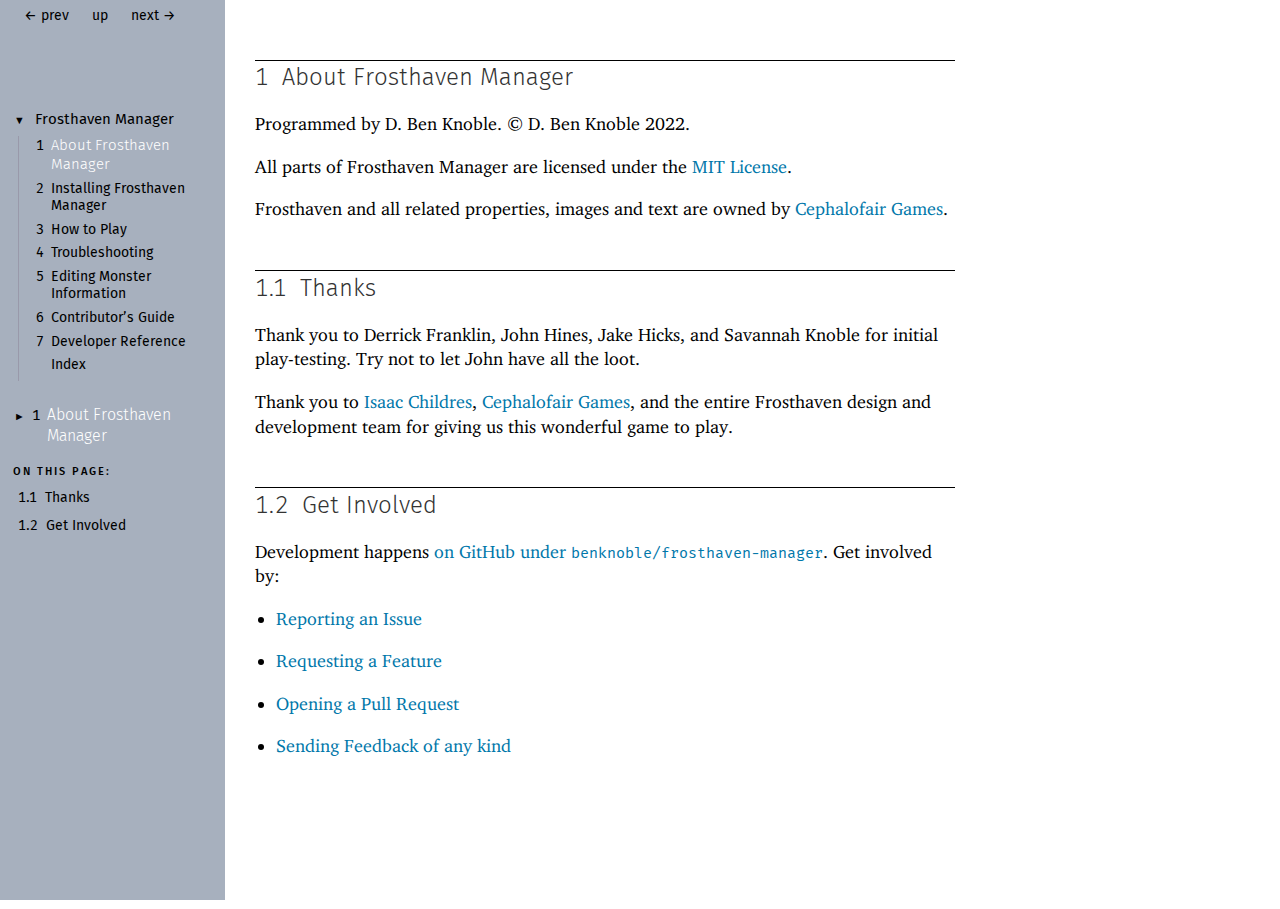
<file: about-frosthaven-manager.html>
<!DOCTYPE html PUBLIC "-//W3C//DTD HTML 4.01 Transitional//EN" "http://www.w3.org/TR/html4/loose.dtd">
<html><head><meta http-equiv="content-type" content="text/html; charset=utf-8"/><meta name="viewport" content="width=device-width, initial-scale=0.8"/><title>1&nbsp;About Frosthaven Manager</title><link rel="stylesheet" type="text/css" href="scribble.css" title="default"/><link rel="stylesheet" type="text/css" href="manual-style.css" title="default"/><link rel="stylesheet" type="text/css" href="manual-racket.css" title="default"/><script type="text/javascript" src="scribble-common.js"></script><script type="text/javascript" src="manual-racket.js"></script><!--[if IE 6]><style type="text/css">.SIEHidden { overflow: hidden; }</style><![endif]--></head><body id="scribble-racket-lang-org"><div class="tocset"><div class="tocview"><div class="tocviewlist tocviewlisttopspace"><div class="tocviewtitle"><table cellspacing="0" cellpadding="0"><tr><td style="width: 1em;"><a href="javascript:void(0);" title="Expand/Collapse" class="tocviewtoggle" onclick="TocviewToggle(this,&quot;tocview_0&quot;);">&#9660;</a></td><td></td><td><a href="index.html" class="tocviewlink" data-pltdoc="x">Frosthaven Manager</a></td></tr></table></div><div class="tocviewsublisttop" style="display: block;" id="tocview_0"><table cellspacing="0" cellpadding="0"><tr><td align="right">1&nbsp;</td><td><a href="about-frosthaven-manager.html" class="tocviewselflink" data-pltdoc="x">About Frosthaven Manager</a></td></tr><tr><td align="right">2&nbsp;</td><td><a href="Installing_Frosthaven_Manager.html" class="tocviewlink" data-pltdoc="x">Installing Frosthaven Manager</a></td></tr><tr><td align="right">3&nbsp;</td><td><a href="How_to_Play.html" class="tocviewlink" data-pltdoc="x">How to Play</a></td></tr><tr><td align="right">4&nbsp;</td><td><a href="Troubleshooting.html" class="tocviewlink" data-pltdoc="x">Troubleshooting</a></td></tr><tr><td align="right">5&nbsp;</td><td><a href="Editing_Monster_Information.html" class="tocviewlink" data-pltdoc="x">Editing Monster Information</a></td></tr><tr><td align="right">6&nbsp;</td><td><a href="Contributor_s_Guide.html" class="tocviewlink" data-pltdoc="x">Contributor&rsquo;s Guide</a></td></tr><tr><td align="right">7&nbsp;</td><td><a href="Developer_Reference.html" class="tocviewlink" data-pltdoc="x">Developer Reference</a></td></tr><tr><td align="right"></td><td><a href="doc-index.html" class="tocviewlink" data-pltdoc="x">Index</a></td></tr></table></div></div><div class="tocviewlist"><table cellspacing="0" cellpadding="0"><tr><td style="width: 1em;"><a href="javascript:void(0);" title="Expand/Collapse" class="tocviewtoggle" onclick="TocviewToggle(this,&quot;tocview_1&quot;);">&#9658;</a></td><td>1&nbsp;</td><td><a href="about-frosthaven-manager.html" class="tocviewselflink" data-pltdoc="x">About Frosthaven Manager</a></td></tr></table><div class="tocviewsublistbottom" style="display: none;" id="tocview_1"><table cellspacing="0" cellpadding="0"><tr><td align="right">1.1&nbsp;</td><td><a href="about-frosthaven-manager.html#%28part._thanks%29" class="tocviewlink" data-pltdoc="x">Thanks</a></td></tr><tr><td align="right">1.2&nbsp;</td><td><a href="about-frosthaven-manager.html#%28part._get-involved%29" class="tocviewlink" data-pltdoc="x">Get Involved</a></td></tr></table></div></div></div><div class="tocsub"><div class="tocsubtitle">On this page:</div><table class="tocsublist" cellspacing="0"><tr><td><span class="tocsublinknumber">1.1<tt>&nbsp;</tt></span><a href="#%28part._thanks%29" class="tocsubseclink" data-pltdoc="x">Thanks</a></td></tr><tr><td><span class="tocsublinknumber">1.2<tt>&nbsp;</tt></span><a href="#%28part._get-involved%29" class="tocsubseclink" data-pltdoc="x">Get Involved</a></td></tr></table></div></div><div class="maincolumn"><div class="main"><div class="navsettop"><span class="navleft"><div class="nosearchform"></div>&nbsp;&nbsp;<span class="tocsettoggle">&nbsp;&nbsp;<a href="javascript:void(0);" title="show/hide table of contents" onclick="TocsetToggle();">contents</a></span></span><span class="navright">&nbsp;&nbsp;<a href="index.html" title="backward to &quot;Frosthaven Manager&quot;" data-pltdoc="x">&larr; prev</a>&nbsp;&nbsp;<a href="index.html" title="up to &quot;Frosthaven Manager&quot;" data-pltdoc="x">up</a>&nbsp;&nbsp;<a href="Installing_Frosthaven_Manager.html" title="forward to &quot;2 Installing Frosthaven Manager&quot;" data-pltdoc="x">next &rarr;</a></span>&nbsp;</div><h3>1<tt>&nbsp;</tt><a name="(part._about-frosthaven-manager)"></a>About Frosthaven Manager</h3><p><div class="SIntrapara">Programmed by D. Ben Knoble. &#169; D. Ben Knoble 2022.</div><div class="SIntrapara">All parts of Frosthaven Manager are licensed under the <a href="https://github.com/benknoble/frosthaven-manager/blob/543fc2d961ab8c8830840e62b1080f80483845d9/LICENSE">MIT License</a>.</div><div class="SIntrapara">Frosthaven and all related properties, images and text are owned by <a href="https://cephalofair.com">Cephalofair Games</a>.</div></p><h4>1.1<tt>&nbsp;</tt><a name="(part._thanks)"></a>Thanks</h4><p><div class="SIntrapara">Thank you to Derrick Franklin, John Hines, Jake Hicks, and Savannah Knoble for initial play-testing. Try not to let John have all the loot.</div><div class="SIntrapara">Thank you to <a href="https://twitter.com/Cephalofair">Isaac Childres</a>, <a href="https://cephalofair.com">Cephalofair Games</a>, and the entire Frosthaven design and development team for giving us this wonderful game to play.</div></p><h4>1.2<tt>&nbsp;</tt><a name="(part._get-involved)"></a>Get Involved</h4><p><div class="SIntrapara">Development happens <a href="https://github.com/benknoble/frosthaven-manager">on GitHub under <span class="stt">benknoble/frosthaven-manager</span></a>. Get involved by:</div><div class="SIntrapara"><ul><li><p><a href="https://github.com/benknoble/frosthaven-manager/issues/new/choose">Reporting an Issue</a></p></li><li><p><a href="https://github.com/benknoble/frosthaven-manager/issues/new/choose">Requesting a Feature</a></p></li><li><p><a href="https://github.com/benknoble/frosthaven-manager/compare">Opening a Pull Request</a></p></li><li><p><a href="mailto:ben.knoble+frosthaven@gmail.com">Sending Feedback of any kind</a></p></li></ul></div></p><div class="navsetbottom"><span class="navleft"><div class="nosearchform"></div>&nbsp;&nbsp;<span class="tocsettoggle">&nbsp;&nbsp;<a href="javascript:void(0);" title="show/hide table of contents" onclick="TocsetToggle();">contents</a></span></span><span class="navright">&nbsp;&nbsp;<a href="index.html" title="backward to &quot;Frosthaven Manager&quot;" data-pltdoc="x">&larr; prev</a>&nbsp;&nbsp;<a href="index.html" title="up to &quot;Frosthaven Manager&quot;" data-pltdoc="x">up</a>&nbsp;&nbsp;<a href="Installing_Frosthaven_Manager.html" title="forward to &quot;2 Installing Frosthaven Manager&quot;" data-pltdoc="x">next &rarr;</a></span>&nbsp;</div></div></div><div id="contextindicator">&nbsp;</div></body></html>
</file>
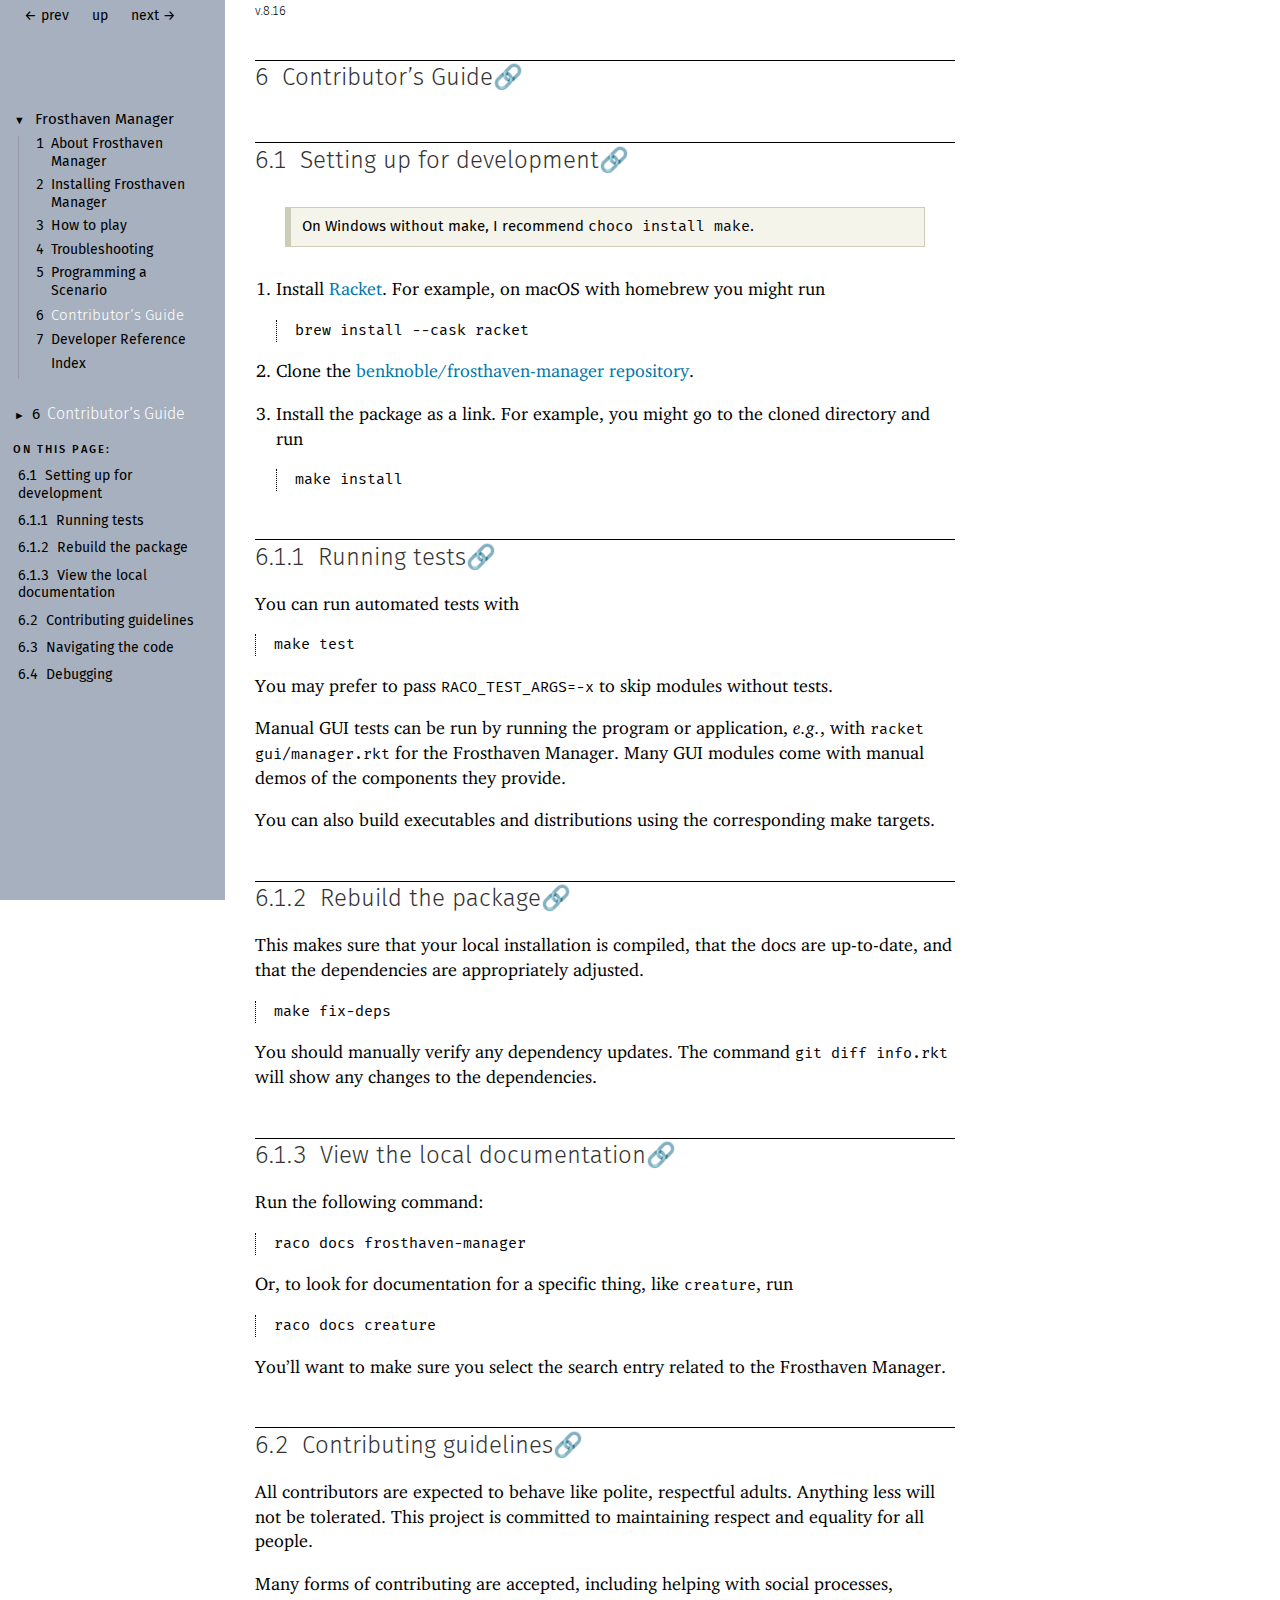
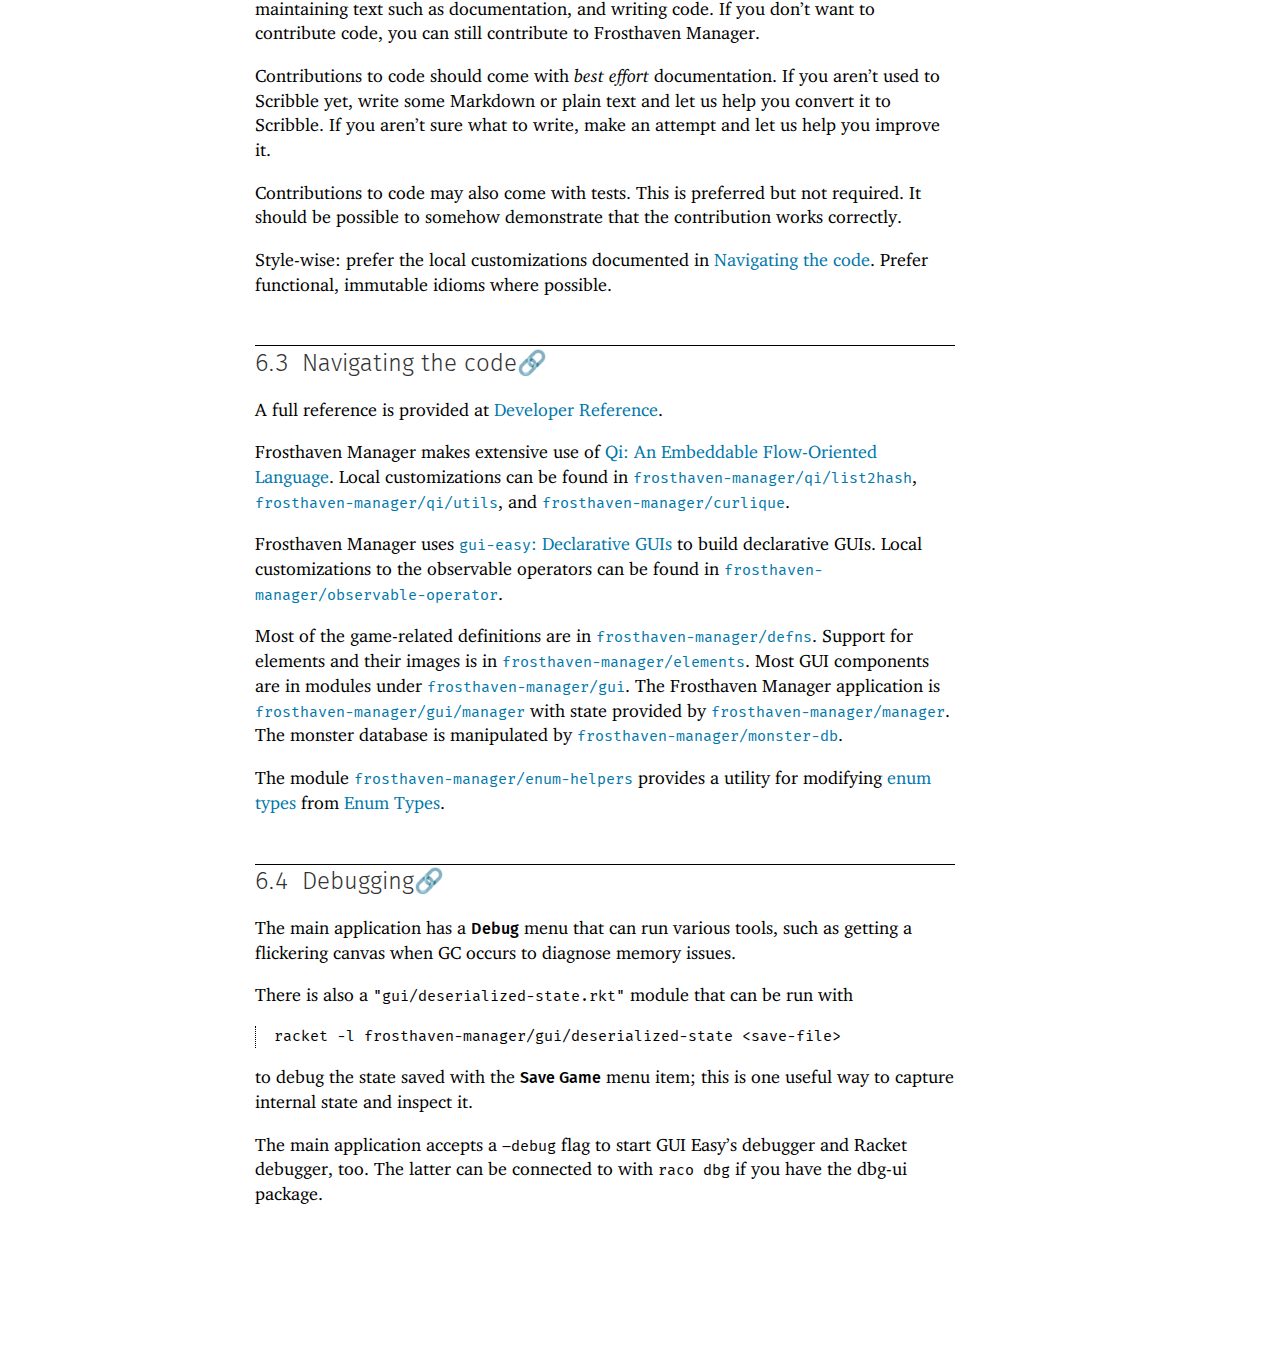
<file: Contributor_s_Guide.html>
<!DOCTYPE html PUBLIC "-//W3C//DTD HTML 4.01 Transitional//EN" "http://www.w3.org/TR/html4/loose.dtd">
<html><head><meta http-equiv="content-type" content="text/html; charset=utf-8"/><meta name="viewport" content="width=device-width, initial-scale=0.8"/><title>6&nbsp;Contributor's Guide</title><link rel="stylesheet" type="text/css" href="scribble.css" title="default"/><link rel="stylesheet" type="text/css" href="racket.css" title="default"/><link rel="stylesheet" type="text/css" href="manual-style.css" title="default"/><link rel="stylesheet" type="text/css" href="manual-racket.css" title="default"/><script type="text/javascript" src="scribble-common.js"></script><script type="text/javascript" src="manual-racket.js"></script><!--[if IE 6]><style type="text/css">.SIEHidden { overflow: hidden; }</style><![endif]--></head><body id="scribble-racket-lang-org"><div class="tocset"><div class="tocview"><div class="tocviewlist tocviewlisttopspace"><div class="tocviewtitle"><table cellspacing="0" cellpadding="0"><tr><td style="width: 1em;"><a href="javascript:void(0);" title="Expand/Collapse" class="tocviewtoggle" onclick="TocviewToggle(this,&quot;tocview_0&quot;);">&#9660;</a></td><td></td><td><a href="index.html" class="tocviewlink" data-pltdoc="x">Frosthaven Manager</a></td></tr></table></div><div class="tocviewsublisttop" style="display: block;" id="tocview_0"><table cellspacing="0" cellpadding="0"><tr><td align="right">1&nbsp;</td><td><a href="about-frosthaven-manager.html" class="tocviewlink" data-pltdoc="x">About Frosthaven Manager</a></td></tr><tr><td align="right">2&nbsp;</td><td><a href="Installing_Frosthaven_Manager.html" class="tocviewlink" data-pltdoc="x">Installing Frosthaven Manager</a></td></tr><tr><td align="right">3&nbsp;</td><td><a href="How_to_play.html" class="tocviewlink" data-pltdoc="x">How to play</a></td></tr><tr><td align="right">4&nbsp;</td><td><a href="Troubleshooting.html" class="tocviewlink" data-pltdoc="x">Troubleshooting</a></td></tr><tr><td align="right">5&nbsp;</td><td><a href="Programming_a_Scenario.html" class="tocviewlink" data-pltdoc="x">Programming a Scenario</a></td></tr><tr><td align="right">6&nbsp;</td><td><a href="Contributor_s_Guide.html" class="tocviewselflink" data-pltdoc="x">Contributor&rsquo;s Guide</a></td></tr><tr><td align="right">7&nbsp;</td><td><a href="Developer_Reference.html" class="tocviewlink" data-pltdoc="x">Developer Reference</a></td></tr><tr><td align="right"></td><td><a href="doc-index.html" class="tocviewlink" data-pltdoc="x">Index</a></td></tr></table></div></div><div class="tocviewlist"><table cellspacing="0" cellpadding="0"><tr><td style="width: 1em;"><a href="javascript:void(0);" title="Expand/Collapse" class="tocviewtoggle" onclick="TocviewToggle(this,&quot;tocview_1&quot;);">&#9658;</a></td><td>6&nbsp;</td><td><a href="Contributor_s_Guide.html" class="tocviewselflink" data-pltdoc="x">Contributor&rsquo;s Guide</a></td></tr></table><div class="tocviewsublistbottom" style="display: none;" id="tocview_1"><table cellspacing="0" cellpadding="0"><tr><td align="right">6.1&nbsp;</td><td><a href="Contributor_s_Guide.html#%28part._.Setting_up_for_development%29" class="tocviewlink" data-pltdoc="x">Setting up for development</a></td></tr><tr><td align="right">6.2&nbsp;</td><td><a href="Contributor_s_Guide.html#%28part._.Contributing_guidelines%29" class="tocviewlink" data-pltdoc="x">Contributing guidelines</a></td></tr><tr><td align="right">6.3&nbsp;</td><td><a href="Contributor_s_Guide.html#%28part._.Navigating_the_code%29" class="tocviewlink" data-pltdoc="x">Navigating the code</a></td></tr><tr><td align="right">6.4&nbsp;</td><td><a href="Contributor_s_Guide.html#%28part._.Debugging%29" class="tocviewlink" data-pltdoc="x">Debugging</a></td></tr></table></div></div></div><div class="tocsub"><div class="tocsubtitle">On this page:</div><table class="tocsublist" cellspacing="0"><tr><td><span class="tocsublinknumber">6.1<tt>&nbsp;</tt></span><a href="#%28part._.Setting_up_for_development%29" class="tocsubseclink" data-pltdoc="x">Setting up for development</a></td></tr><tr><td><span class="tocsublinknumber">6.1.1<tt>&nbsp;</tt></span><a href="#%28part._.Running_tests%29" class="tocsubseclink" data-pltdoc="x">Running tests</a></td></tr><tr><td><span class="tocsublinknumber">6.1.2<tt>&nbsp;</tt></span><a href="#%28part._.Rebuild_the_package%29" class="tocsubseclink" data-pltdoc="x">Rebuild the package</a></td></tr><tr><td><span class="tocsublinknumber">6.1.3<tt>&nbsp;</tt></span><a href="#%28part._.View_the_local_documentation%29" class="tocsubseclink" data-pltdoc="x">View the local documentation</a></td></tr><tr><td><span class="tocsublinknumber">6.2<tt>&nbsp;</tt></span><a href="#%28part._.Contributing_guidelines%29" class="tocsubseclink" data-pltdoc="x">Contributing guidelines</a></td></tr><tr><td><span class="tocsublinknumber">6.3<tt>&nbsp;</tt></span><a href="#%28part._.Navigating_the_code%29" class="tocsubseclink" data-pltdoc="x">Navigating the code</a></td></tr><tr><td><span class="tocsublinknumber">6.4<tt>&nbsp;</tt></span><a href="#%28part._.Debugging%29" class="tocsubseclink" data-pltdoc="x">Debugging</a></td></tr></table></div></div><div class="maincolumn"><div class="main"><div class="versionbox"><span class="version">8.16</span></div><div class="navsettop"><span class="navleft"><div class="nosearchform"></div>&nbsp;&nbsp;<span class="tocsettoggle">&nbsp;&nbsp;<a href="javascript:void(0);" title="show/hide table of contents" onclick="TocsetToggle();">contents</a></span></span><span class="navright">&nbsp;&nbsp;<a href="Programming_a_Scenario.html" title="backward to &quot;5 Programming a Scenario&quot;" data-pltdoc="x" rel="prev">&larr; prev</a>&nbsp;&nbsp;<a href="index.html" title="up to &quot;Frosthaven Manager&quot;" data-pltdoc="x">up</a>&nbsp;&nbsp;<a href="Developer_Reference.html" title="forward to &quot;7 Developer Reference&quot;" data-pltdoc="x" rel="next">next &rarr;</a></span>&nbsp;</div><h3 class="heading">6<tt>&nbsp;</tt><a name="(part._.Contributor_s_.Guide)"></a>Contributor&rsquo;s Guide<span class="button-group"><a href="#(part._.Contributor_s_.Guide)" class="heading-anchor" title="Link to here">🔗</a><span style="visibility: hidden"> </span></span></h3><h4 class="heading">6.1<tt>&nbsp;</tt><a name="(part._.Setting_up_for_development)"></a>Setting up for development<span class="button-group"><a href="#(part._.Setting_up_for_development)" class="heading-anchor" title="Link to here">🔗</a><span style="visibility: hidden"> </span></span></h4><blockquote class="refpara"><blockquote class="refcolumn"><blockquote class="refcontent"><p>On Windows without make, I recommend <span class="stt">choco install make</span>.</p></blockquote></blockquote></blockquote><ol><li><p><div class="SIntrapara">Install <a href="https://racket-lang.org/index.html">Racket</a>. For example, on macOS with homebrew you might run </div><div class="SIntrapara"><blockquote class="SCodeFlow"><table cellspacing="0" cellpadding="0" class="SVerbatim"><tr><td><p><span class="stt">brew install --cask racket</span></p></td></tr></table></blockquote></div></p></li><li><p>Clone the <a href="https://github.com/benknoble/frosthaven-manager">benknoble/frosthaven-manager repository</a>.</p></li><li><p><div class="SIntrapara">Install the package as a link. For example, you might go to the cloned directory and run </div><div class="SIntrapara"><blockquote class="SCodeFlow"><table cellspacing="0" cellpadding="0" class="SVerbatim"><tr><td><p><span class="stt">make install</span></p></td></tr></table></blockquote></div></p></li></ol><h5 class="heading">6.1.1<tt>&nbsp;</tt><a name="(part._.Running_tests)"></a>Running tests<span class="button-group"><a href="#(part._.Running_tests)" class="heading-anchor" title="Link to here">🔗</a><span style="visibility: hidden"> </span></span></h5><p>You can run automated tests with</p><blockquote class="SCodeFlow"><table cellspacing="0" cellpadding="0" class="SVerbatim"><tr><td><p><span class="stt">make test</span></p></td></tr></table></blockquote><p>You may prefer to pass <span class="stt">RACO_TEST_ARGS=-x</span> to skip modules without tests.</p><p>Manual GUI tests can be run by running the program or application,
<span style="font-style: italic">e.g.</span>, with <span class="stt">racket gui/manager.rkt</span> for the Frosthaven Manager.
Many GUI modules come with manual demos of the components they provide.</p><p>You can also build executables and distributions using the corresponding make
targets.</p><h5 class="heading">6.1.2<tt>&nbsp;</tt><a name="(part._.Rebuild_the_package)"></a>Rebuild the package<span class="button-group"><a href="#(part._.Rebuild_the_package)" class="heading-anchor" title="Link to here">🔗</a><span style="visibility: hidden"> </span></span></h5><p>This makes sure that your local installation is compiled, that the docs are
up-to-date, and that the dependencies are appropriately adjusted.</p><blockquote class="SCodeFlow"><table cellspacing="0" cellpadding="0" class="SVerbatim"><tr><td><p><span class="stt">make fix-deps</span></p></td></tr></table></blockquote><p>You should manually verify any dependency updates. The command <span class="stt">git diff
info.rkt</span> will show any changes to the dependencies.</p><h5 class="heading">6.1.3<tt>&nbsp;</tt><a name="(part._.View_the_local_documentation)"></a>View the local documentation<span class="button-group"><a href="#(part._.View_the_local_documentation)" class="heading-anchor" title="Link to here">🔗</a><span style="visibility: hidden"> </span></span></h5><p>Run the following command:</p><blockquote class="SCodeFlow"><table cellspacing="0" cellpadding="0" class="SVerbatim"><tr><td><p><span class="stt">raco docs frosthaven-manager</span></p></td></tr></table></blockquote><p>Or, to look for documentation for a specific thing, like <span class="RktSym">creature</span>, run</p><blockquote class="SCodeFlow"><table cellspacing="0" cellpadding="0" class="SVerbatim"><tr><td><p><span class="stt">raco docs creature</span></p></td></tr></table></blockquote><p>You&rsquo;ll want to make sure you select the search entry related to the Frosthaven
Manager.</p><h4 class="heading">6.2<tt>&nbsp;</tt><a name="(part._.Contributing_guidelines)"></a>Contributing guidelines<span class="button-group"><a href="#(part._.Contributing_guidelines)" class="heading-anchor" title="Link to here">🔗</a><span style="visibility: hidden"> </span></span></h4><p>All contributors are expected to behave like polite, respectful adults. Anything
less will not be tolerated. This project is committed to maintaining respect and
equality for all people.</p><p>Many forms of contributing are accepted, including helping with social
processes, maintaining text such as documentation, and writing code. If you
don&rsquo;t want to contribute code, you can still contribute to Frosthaven Manager.</p><p>Contributions to code should come with <span class="emph">best effort</span> documentation. If you
aren&rsquo;t used to Scribble yet, write some Markdown or plain text and let us help
you convert it to Scribble. If you aren&rsquo;t sure what to write, make an attempt
and let us help you improve it.</p><p>Contributions to code may also come with tests. This is preferred but not
required. It should be possible to somehow demonstrate that the contribution
works correctly.</p><p>Style-wise: prefer the local customizations documented in
<a href="Contributor_s_Guide.html#%28part._.Navigating_the_code%29" data-pltdoc="x">Navigating the code</a>. Prefer functional, immutable idioms where
possible.</p><h4 class="heading">6.3<tt>&nbsp;</tt><a name="(part._.Navigating_the_code)"></a>Navigating the code<span class="button-group"><a href="#(part._.Navigating_the_code)" class="heading-anchor" title="Link to here">🔗</a><span style="visibility: hidden"> </span></span></h4><p>A full reference is provided at <a href="Developer_Reference.html" data-pltdoc="x">Developer Reference</a>.</p><p>Frosthaven Manager makes extensive use of
<a href="../../../../../.local/share/racket/8.16/pkgs/qi-doc/doc/qi/index.html" data-pltdoc="x">Qi: An Embeddable Flow-Oriented Language</a>. Local customizations can be found
in <a href="Developer_Reference.html#%28mod-path._frosthaven-manager%2Fqi%2Flist2hash%29" class="RktModLink" data-pltdoc="x"><span class="RktSym">frosthaven-manager/qi/list2hash</span></a>,
<a href="Developer_Reference.html#%28mod-path._frosthaven-manager%2Fqi%2Futils%29" class="RktModLink" data-pltdoc="x"><span class="RktSym">frosthaven-manager/qi/utils</span></a>, and
<a href="Developer_Reference.html#%28mod-path._frosthaven-manager%2Fcurlique%29" class="RktModLink" data-pltdoc="x"><span class="RktSym">frosthaven-manager/curlique</span></a>.</p><p>Frosthaven Manager uses
<a href="../../../../../.local/share/racket/8.16/pkgs/gui-easy/gui/easy/doc/gui-easy/index.html" data-pltdoc="x"><span class="stt">gui-easy</span>: Declarative GUIs</a> to build
declarative GUIs. Local customizations to the observable operators can be found
in <a href="Developer_Reference.html#%28mod-path._frosthaven-manager%2Fobservable-operator%29" class="RktModLink" data-pltdoc="x"><span class="RktSym">frosthaven-manager/observable-operator</span></a>.</p><p>Most of the game-related definitions are in
<a href="Developer_Reference.html#%28mod-path._frosthaven-manager%2Fdefns%29" class="RktModLink" data-pltdoc="x"><span class="RktSym">frosthaven-manager/defns</span></a>. Support for elements and their images
is in <a href="Developer_Reference.html#%28mod-path._frosthaven-manager%2Felements%29" class="RktModLink" data-pltdoc="x"><span class="RktSym">frosthaven-manager/elements</span></a>. Most GUI components are in
modules under <a href="Developer_Reference.html#%28part._frosthaven-manager%2Fgui%29" data-pltdoc="x"><span class="stt">frosthaven-manager/gui</span></a>.
The Frosthaven Manager application is
<a href="Developer_Reference.html#%28mod-path._frosthaven-manager%2Fgui%2Fmanager%29" class="RktModLink" data-pltdoc="x"><span class="RktSym">frosthaven-manager/gui/manager</span></a> with state provided by
<a href="Developer_Reference.html#%28mod-path._frosthaven-manager%2Fmanager%29" class="RktModLink" data-pltdoc="x"><span class="RktSym">frosthaven-manager/manager</span></a>. The monster database is manipulated
by <a href="Developer_Reference.html#%28mod-path._frosthaven-manager%2Fmonster-db%29" class="RktModLink" data-pltdoc="x"><span class="RktSym">frosthaven-manager/monster-db</span></a>.</p><p>The module <a href="Developer_Reference.html#%28mod-path._frosthaven-manager%2Fenum-helpers%29" class="RktModLink" data-pltdoc="x"><span class="RktSym">frosthaven-manager/enum-helpers</span></a> provides a utility
for modifying <a href="../../../../../.local/share/racket/8.16/pkgs/rebellion/doc/rebellion/Enum_Types.html#%28tech._enum._type%29" class="techoutside" data-pltdoc="x"><span class="techinside">enum types</span></a> from
<a href="../../../../../.local/share/racket/8.16/pkgs/rebellion/doc/rebellion/Enum_Types.html" data-pltdoc="x">Enum Types</a>.</p><h4 class="heading">6.4<tt>&nbsp;</tt><a name="(part._.Debugging)"></a>Debugging<span class="button-group"><a href="#(part._.Debugging)" class="heading-anchor" title="Link to here">🔗</a><span style="visibility: hidden"> </span></span></h4><p>The main application has a <span class="ssansserif">Debug</span> menu that can run various tools,
such as getting a flickering canvas when GC occurs to diagnose memory issues.</p><p>There is also a <span class="stt">"gui/deserialized-state.rkt"</span> module that can be run
with</p><blockquote class="SCodeFlow"><table cellspacing="0" cellpadding="0" class="SVerbatim"><tr><td><p><span class="stt">racket -l frosthaven-manager/gui/deserialized-state &lt;save-file&gt;</span></p></td></tr></table></blockquote><p>to debug the state saved with the <span class="ssansserif">Save Game</span> menu item; this is one
useful way to capture internal state and inspect it.</p><p>The main application accepts a <span class="stt"></span><span class="stt">&ndash;</span><span class="stt">debug</span> flag to start GUI Easy&rsquo;s debugger
and Racket debugger, too. The latter can be connected to with <span class="stt">raco dbg</span> if
you have the dbg-ui package.</p><div class="navsetbottom"><span class="navleft"><div class="nosearchform"></div>&nbsp;&nbsp;<span class="tocsettoggle">&nbsp;&nbsp;<a href="javascript:void(0);" title="show/hide table of contents" onclick="TocsetToggle();">contents</a></span></span><span class="navright">&nbsp;&nbsp;<a href="Programming_a_Scenario.html" title="backward to &quot;5 Programming a Scenario&quot;" data-pltdoc="x" rel="prev">&larr; prev</a>&nbsp;&nbsp;<a href="index.html" title="up to &quot;Frosthaven Manager&quot;" data-pltdoc="x">up</a>&nbsp;&nbsp;<a href="Developer_Reference.html" title="forward to &quot;7 Developer Reference&quot;" data-pltdoc="x" rel="next">next &rarr;</a></span>&nbsp;</div></div></div><div id="contextindicator">&nbsp;</div></body></html>
</file>
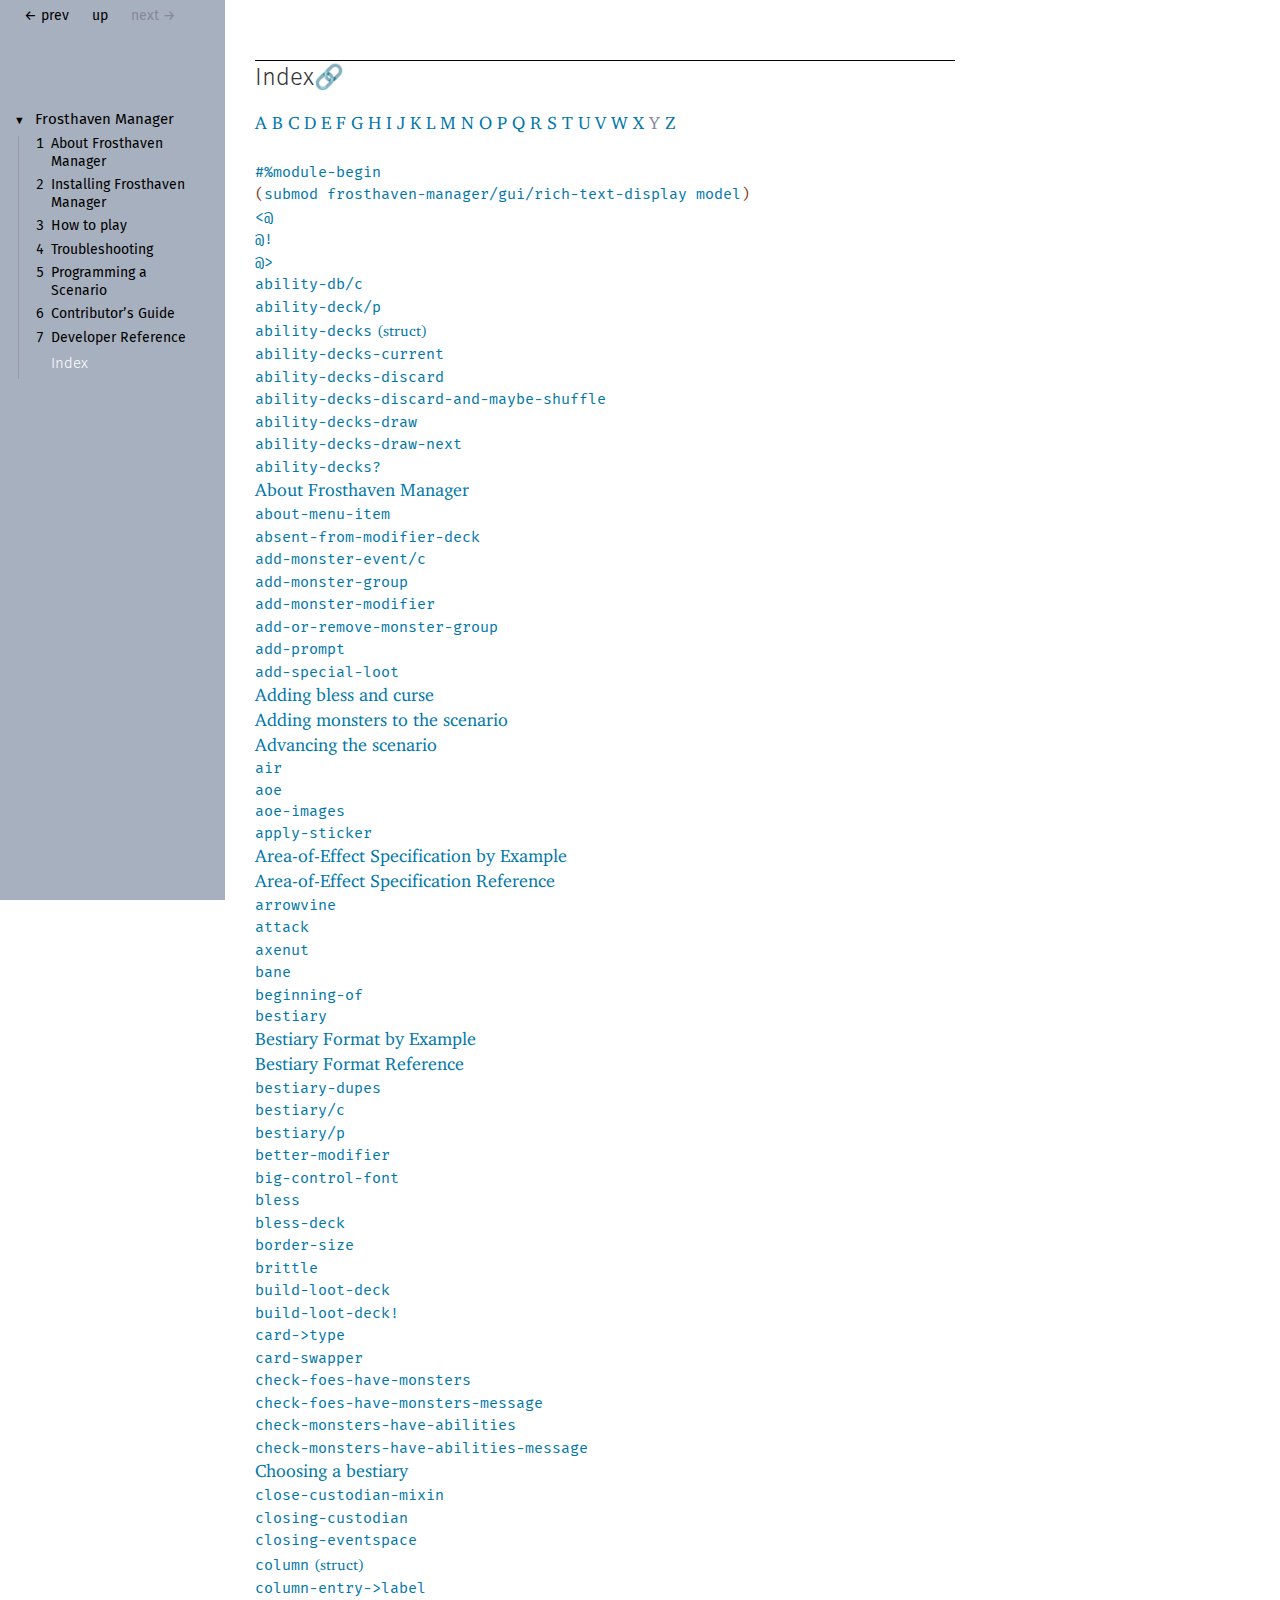
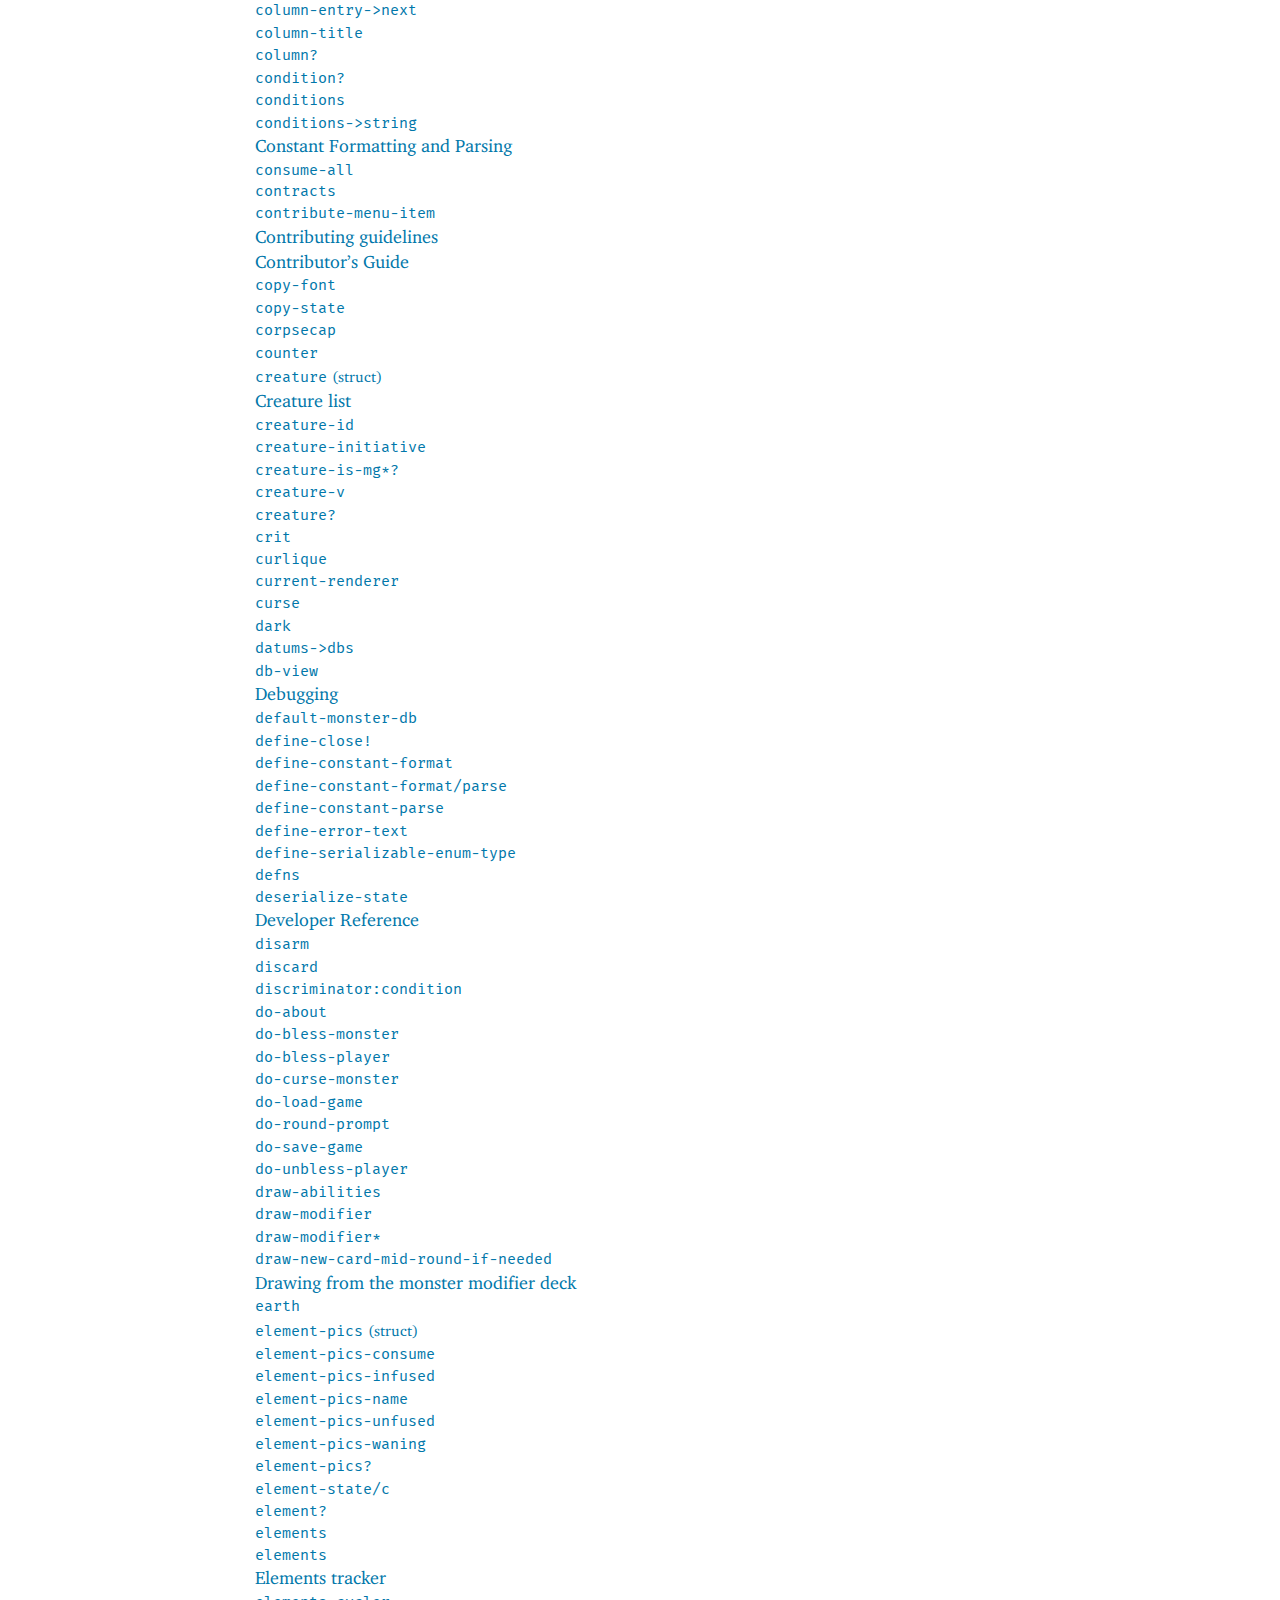
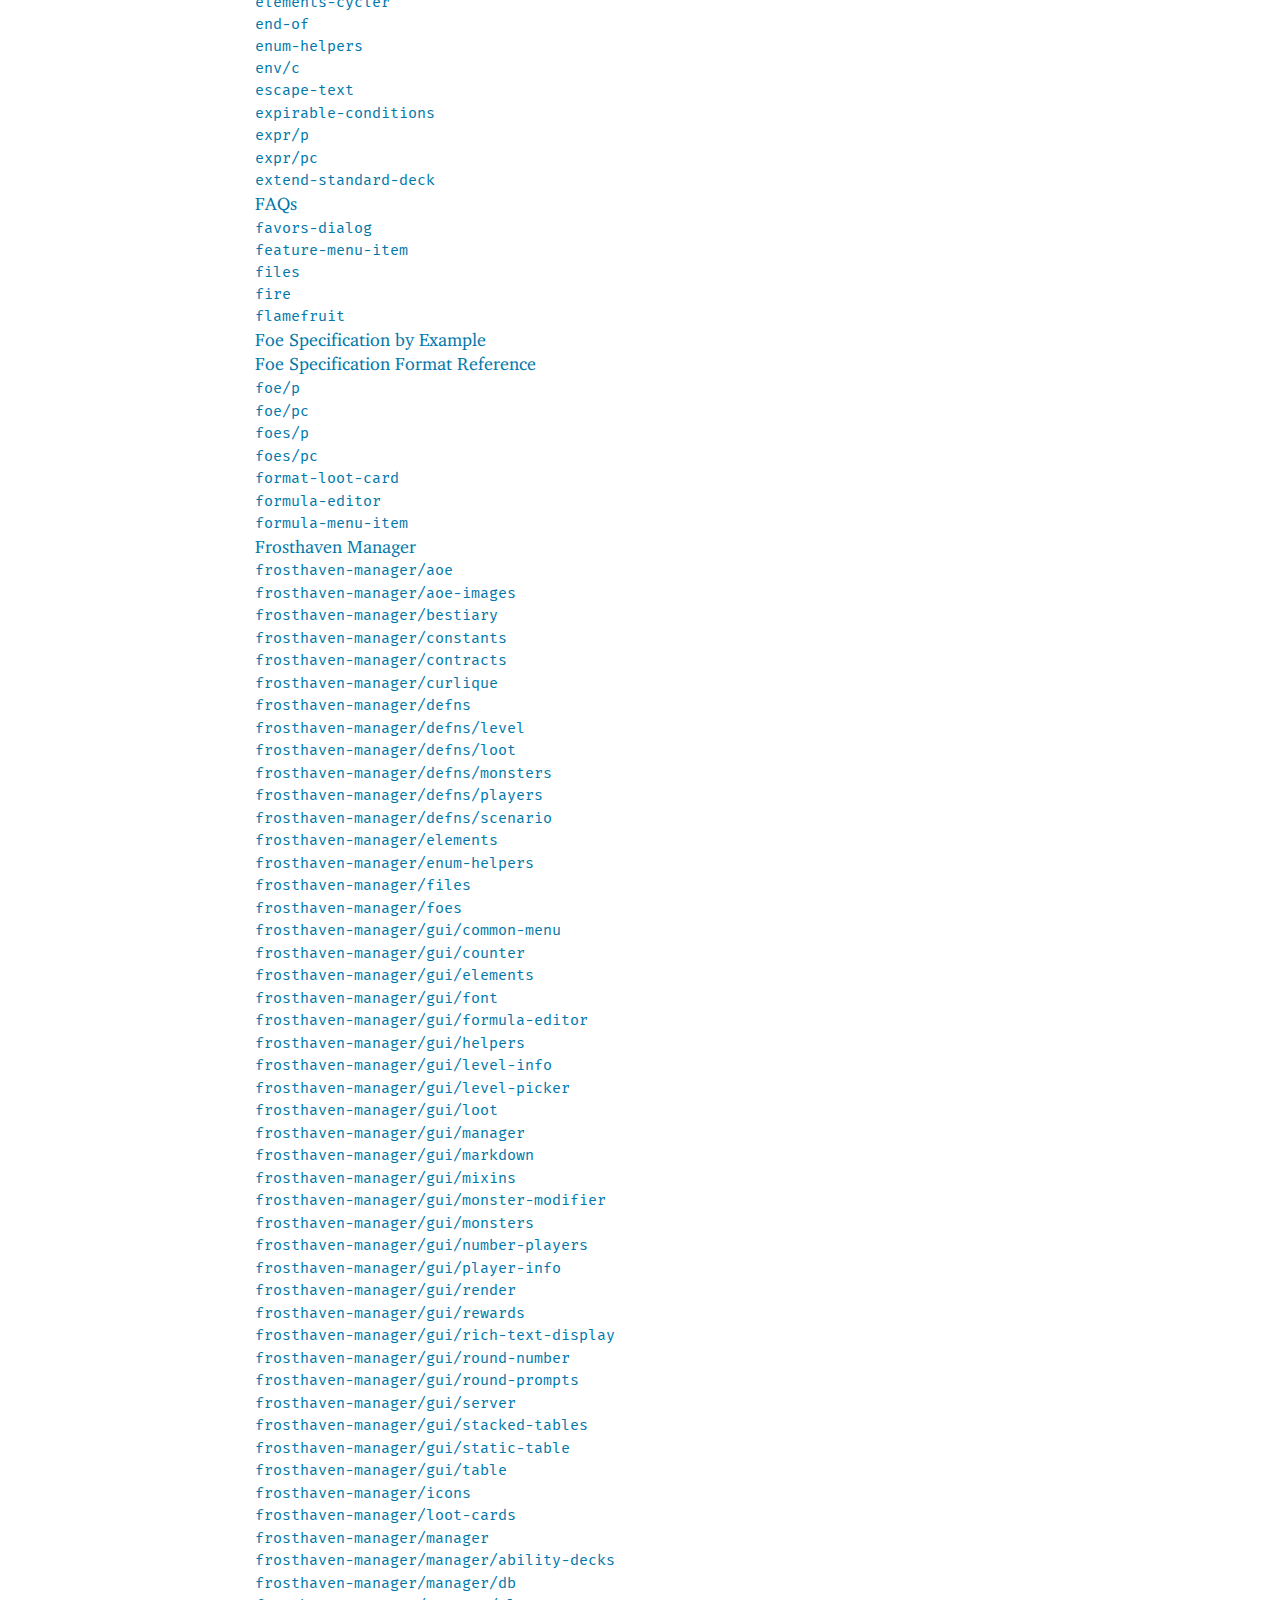
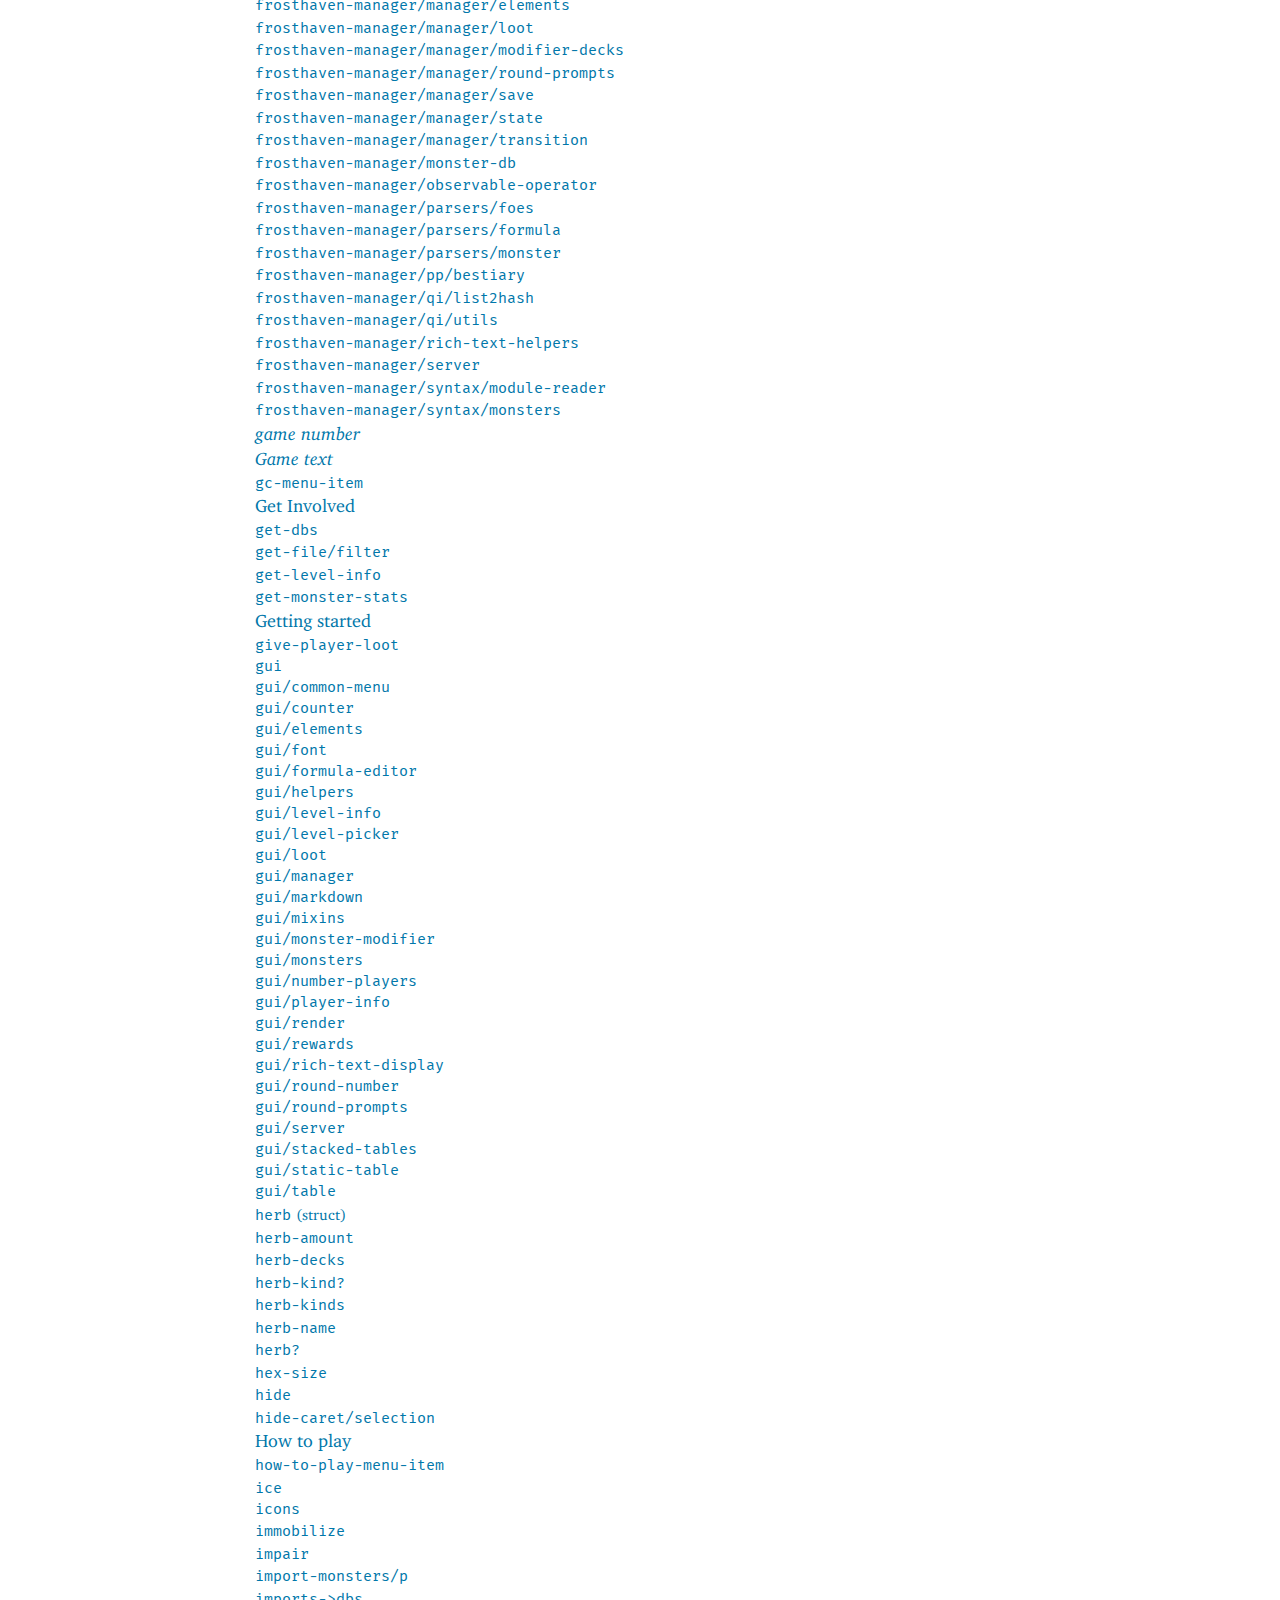
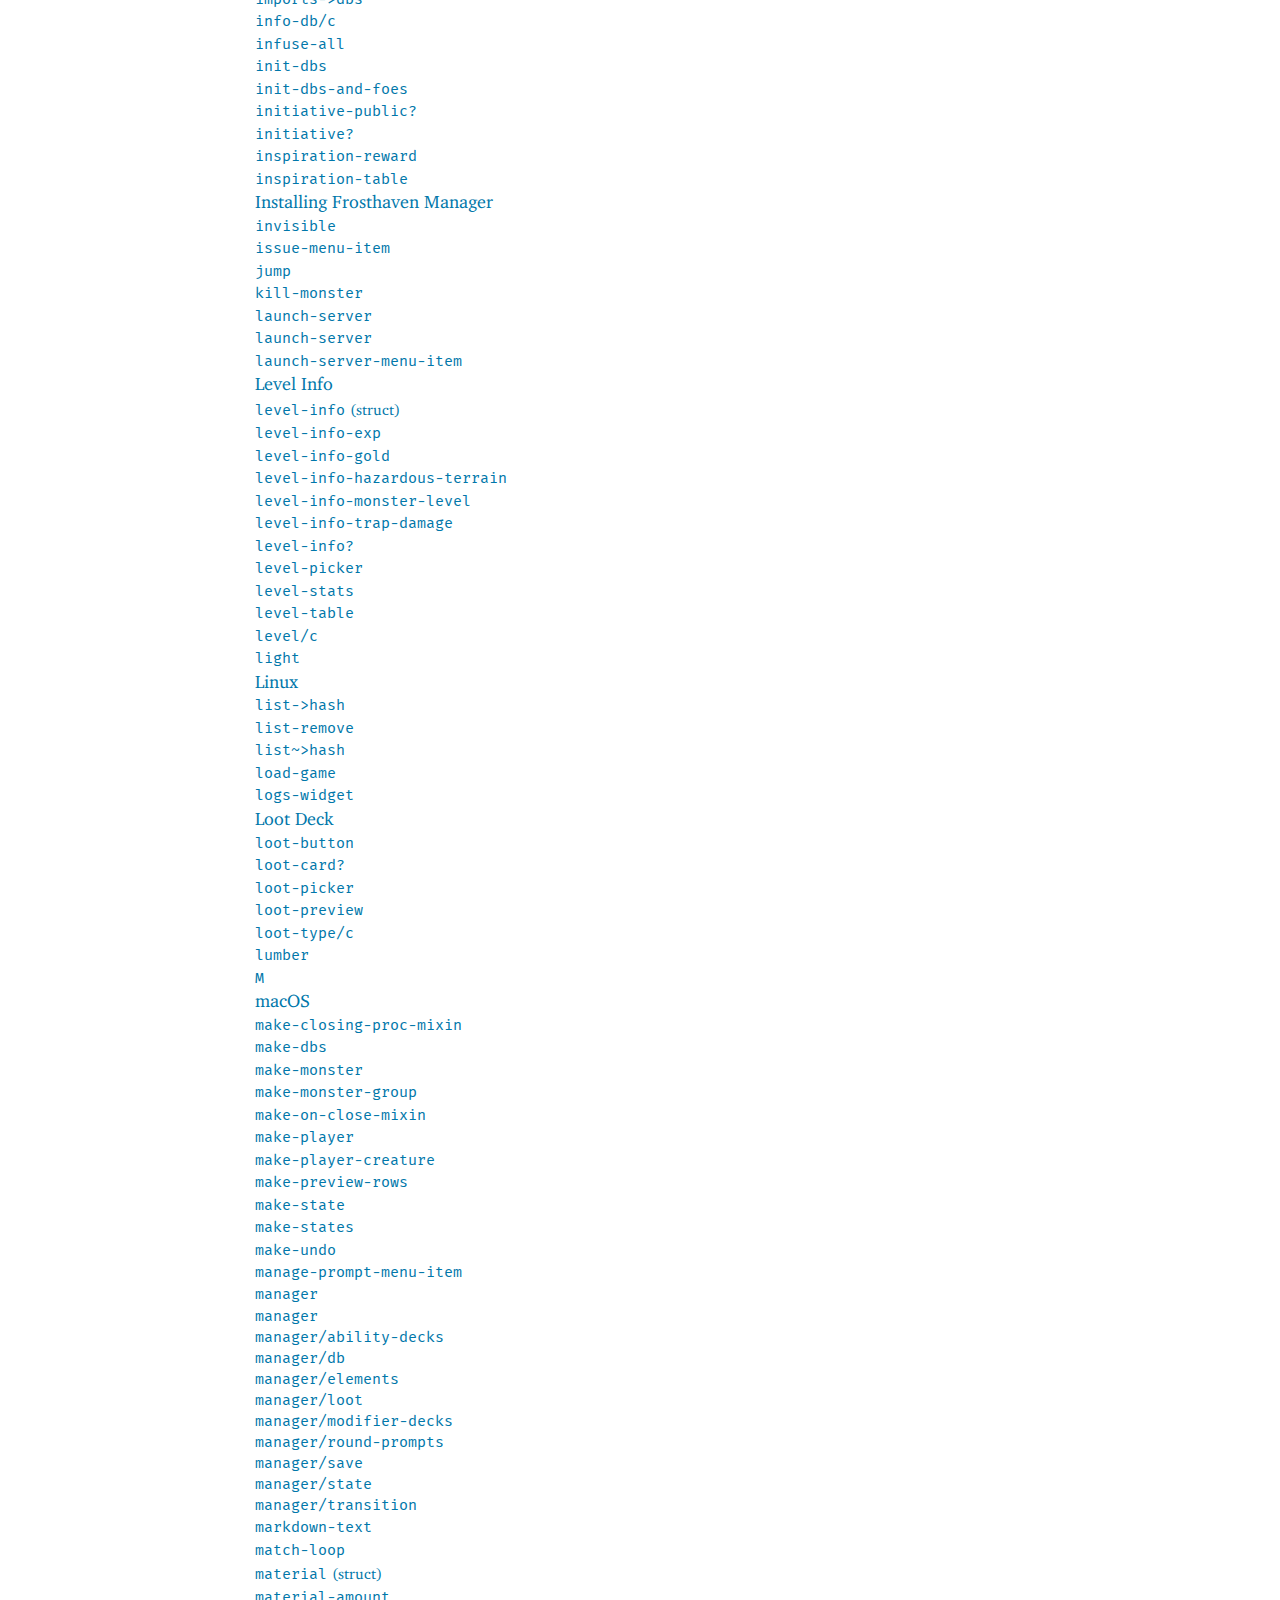
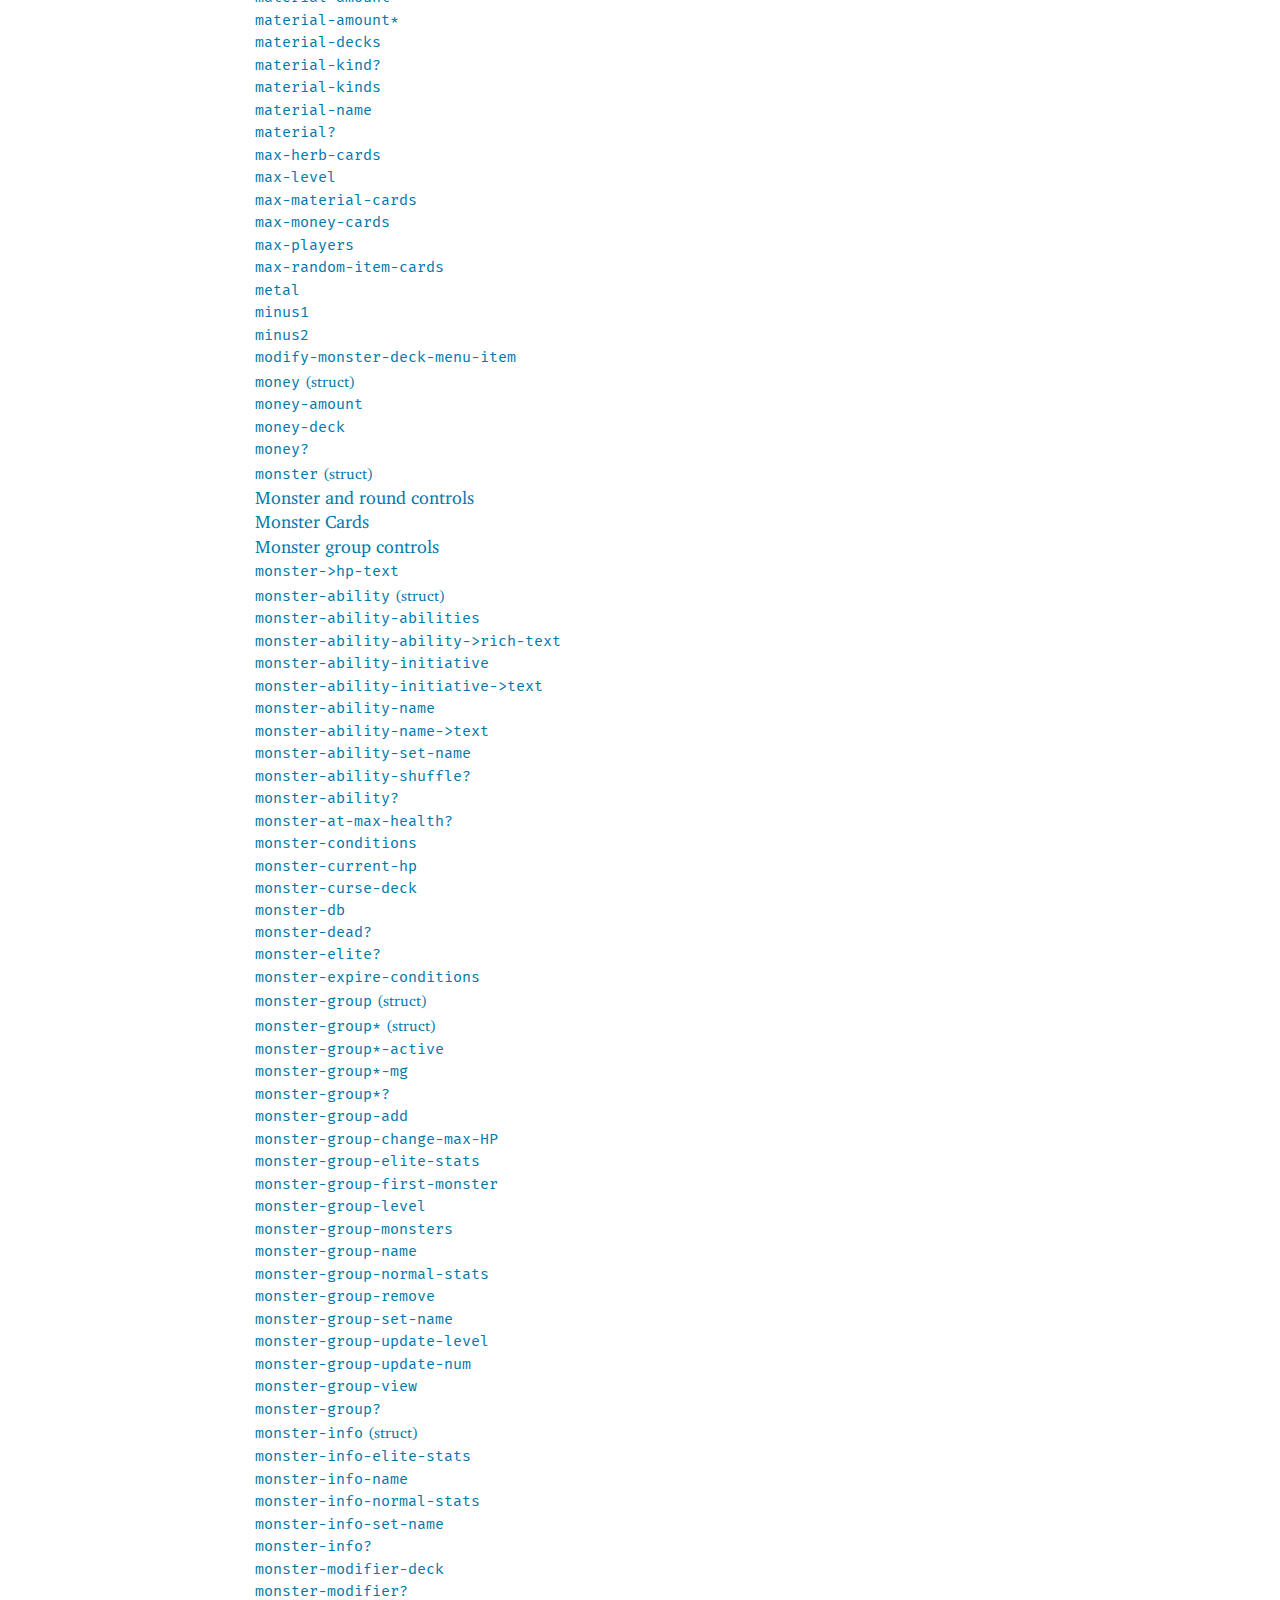
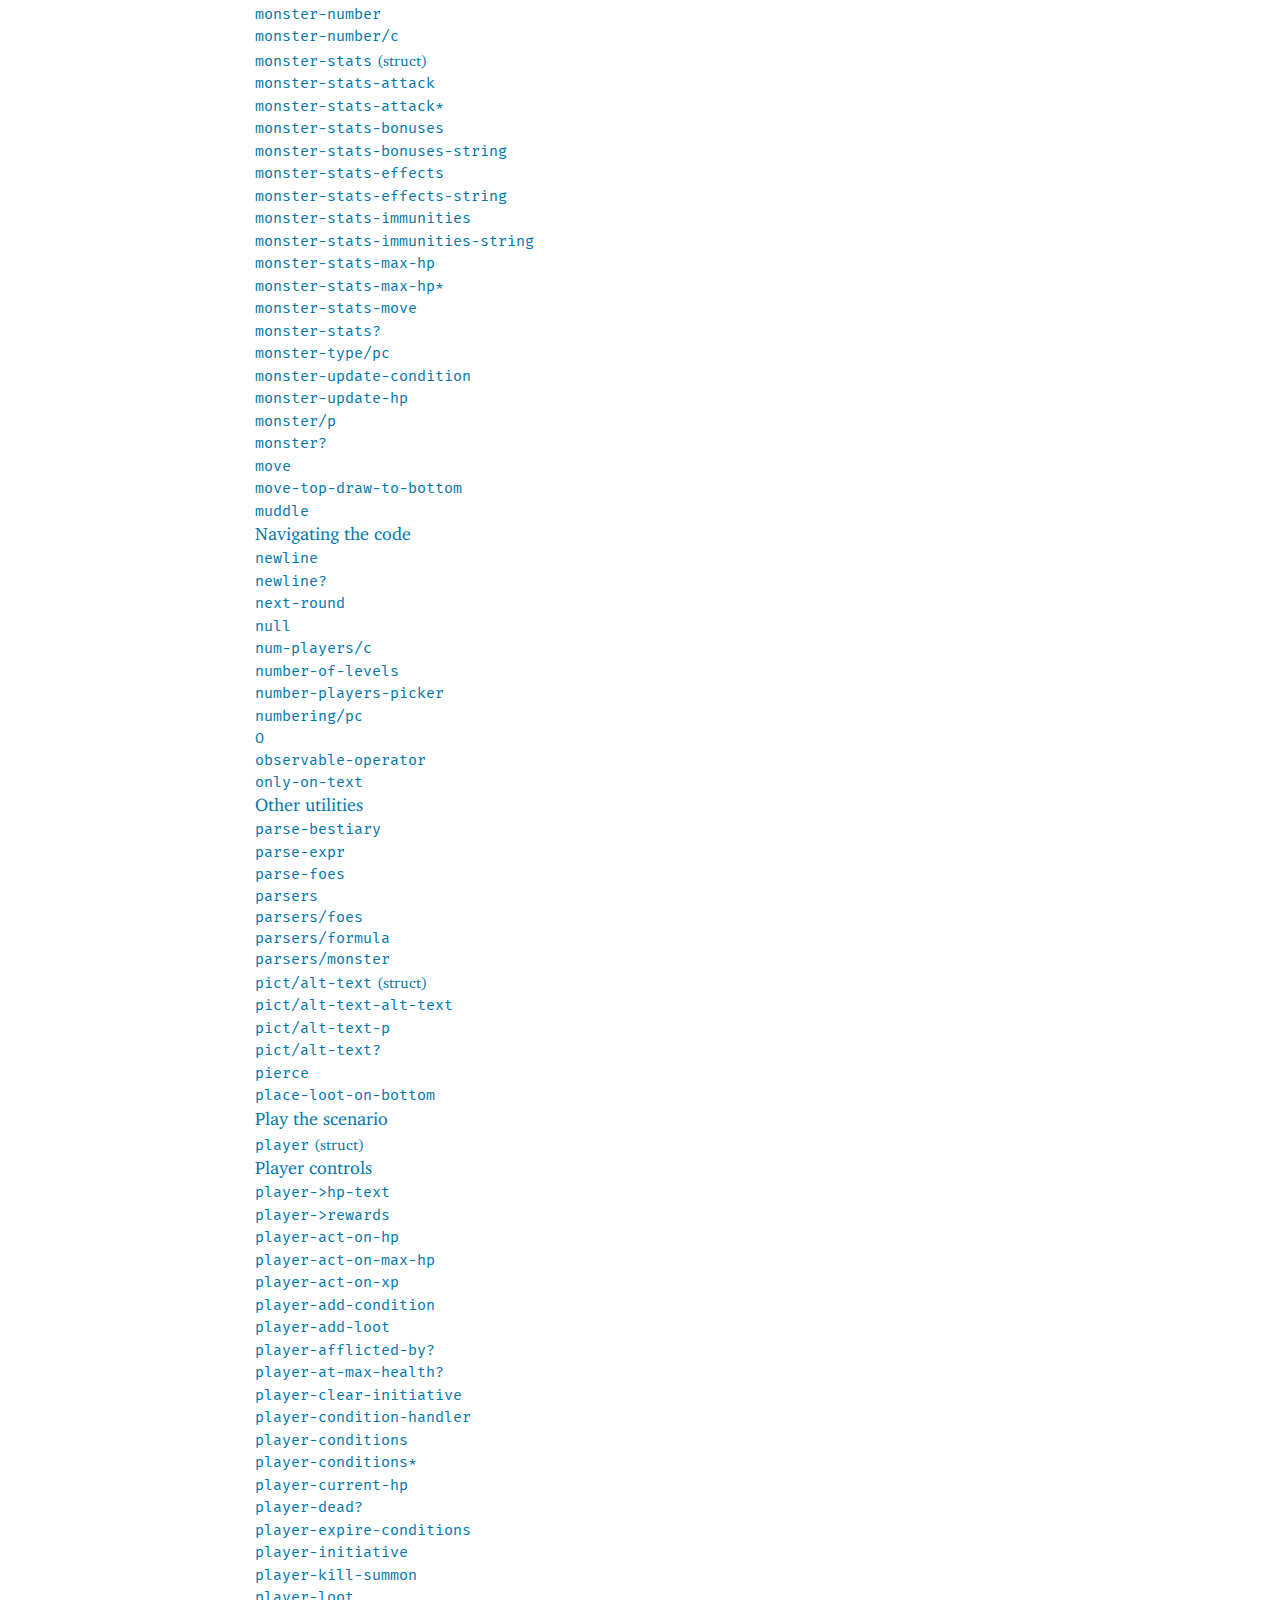
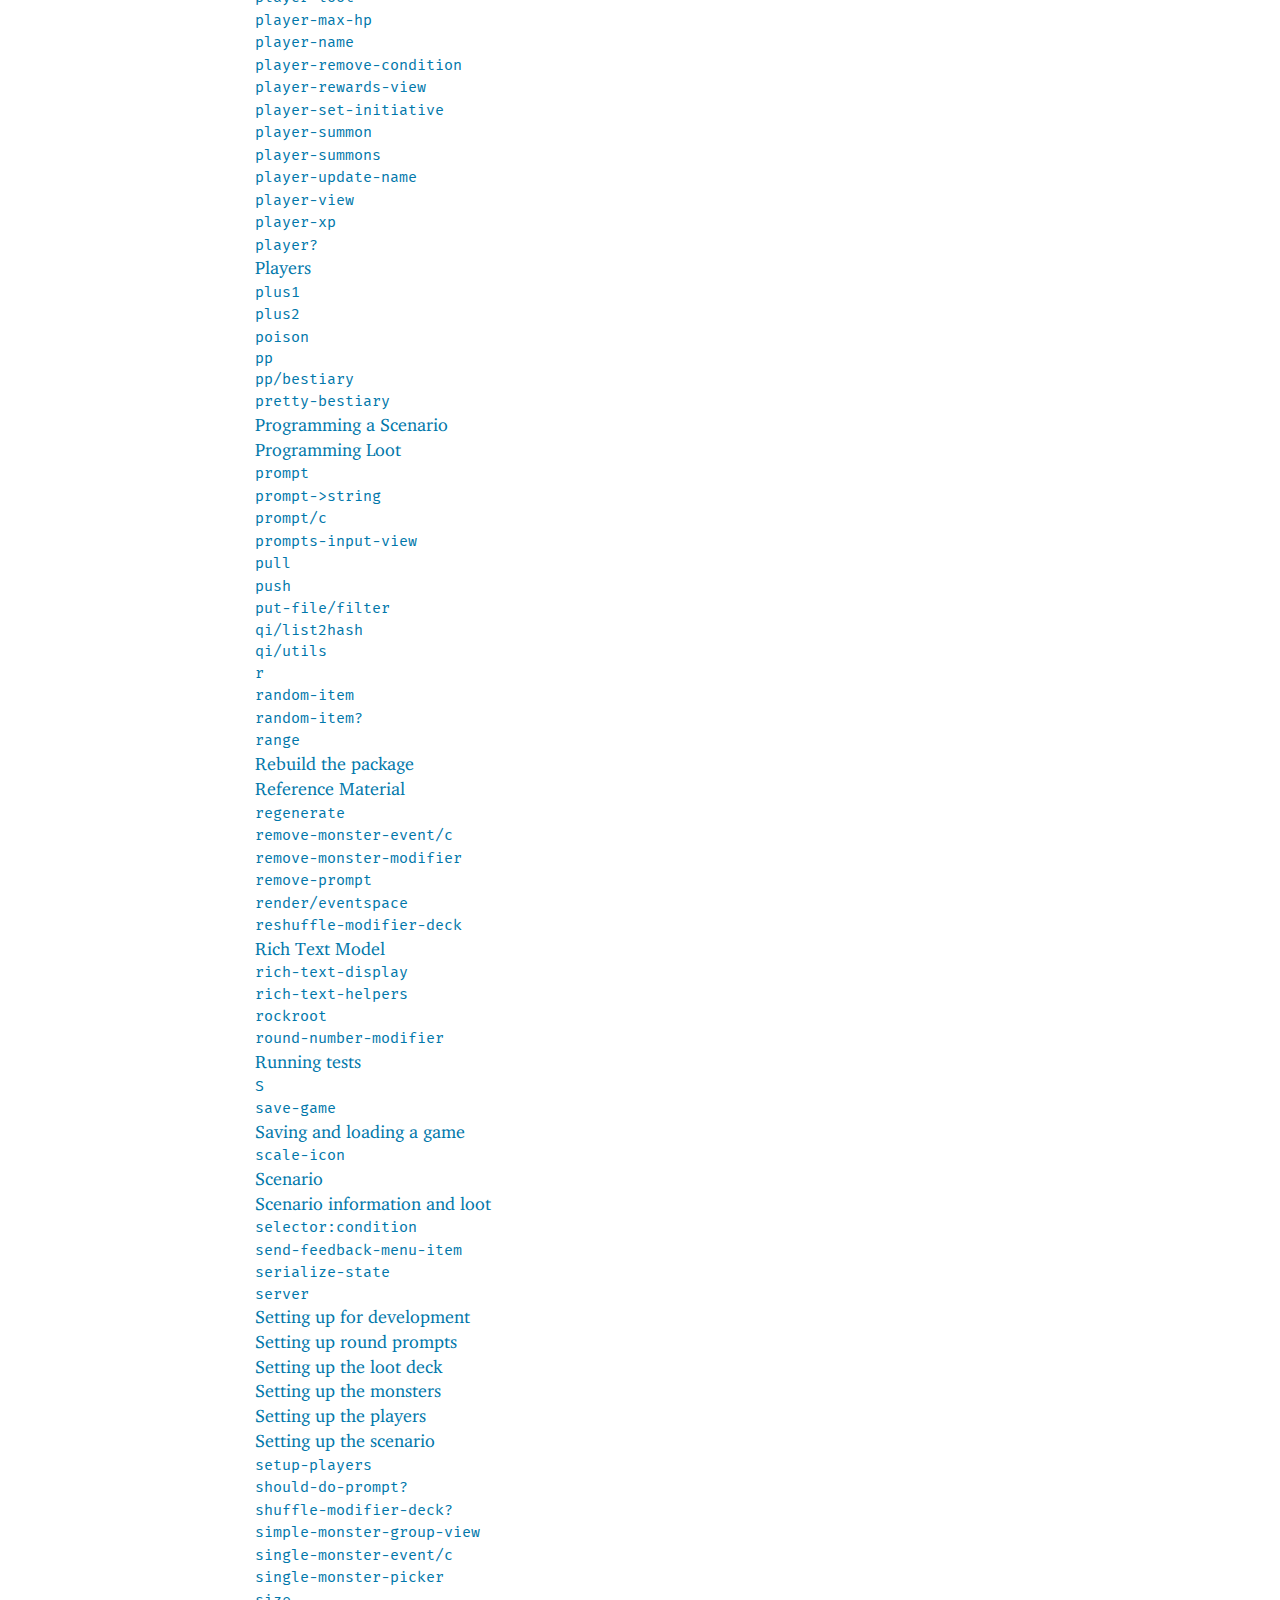
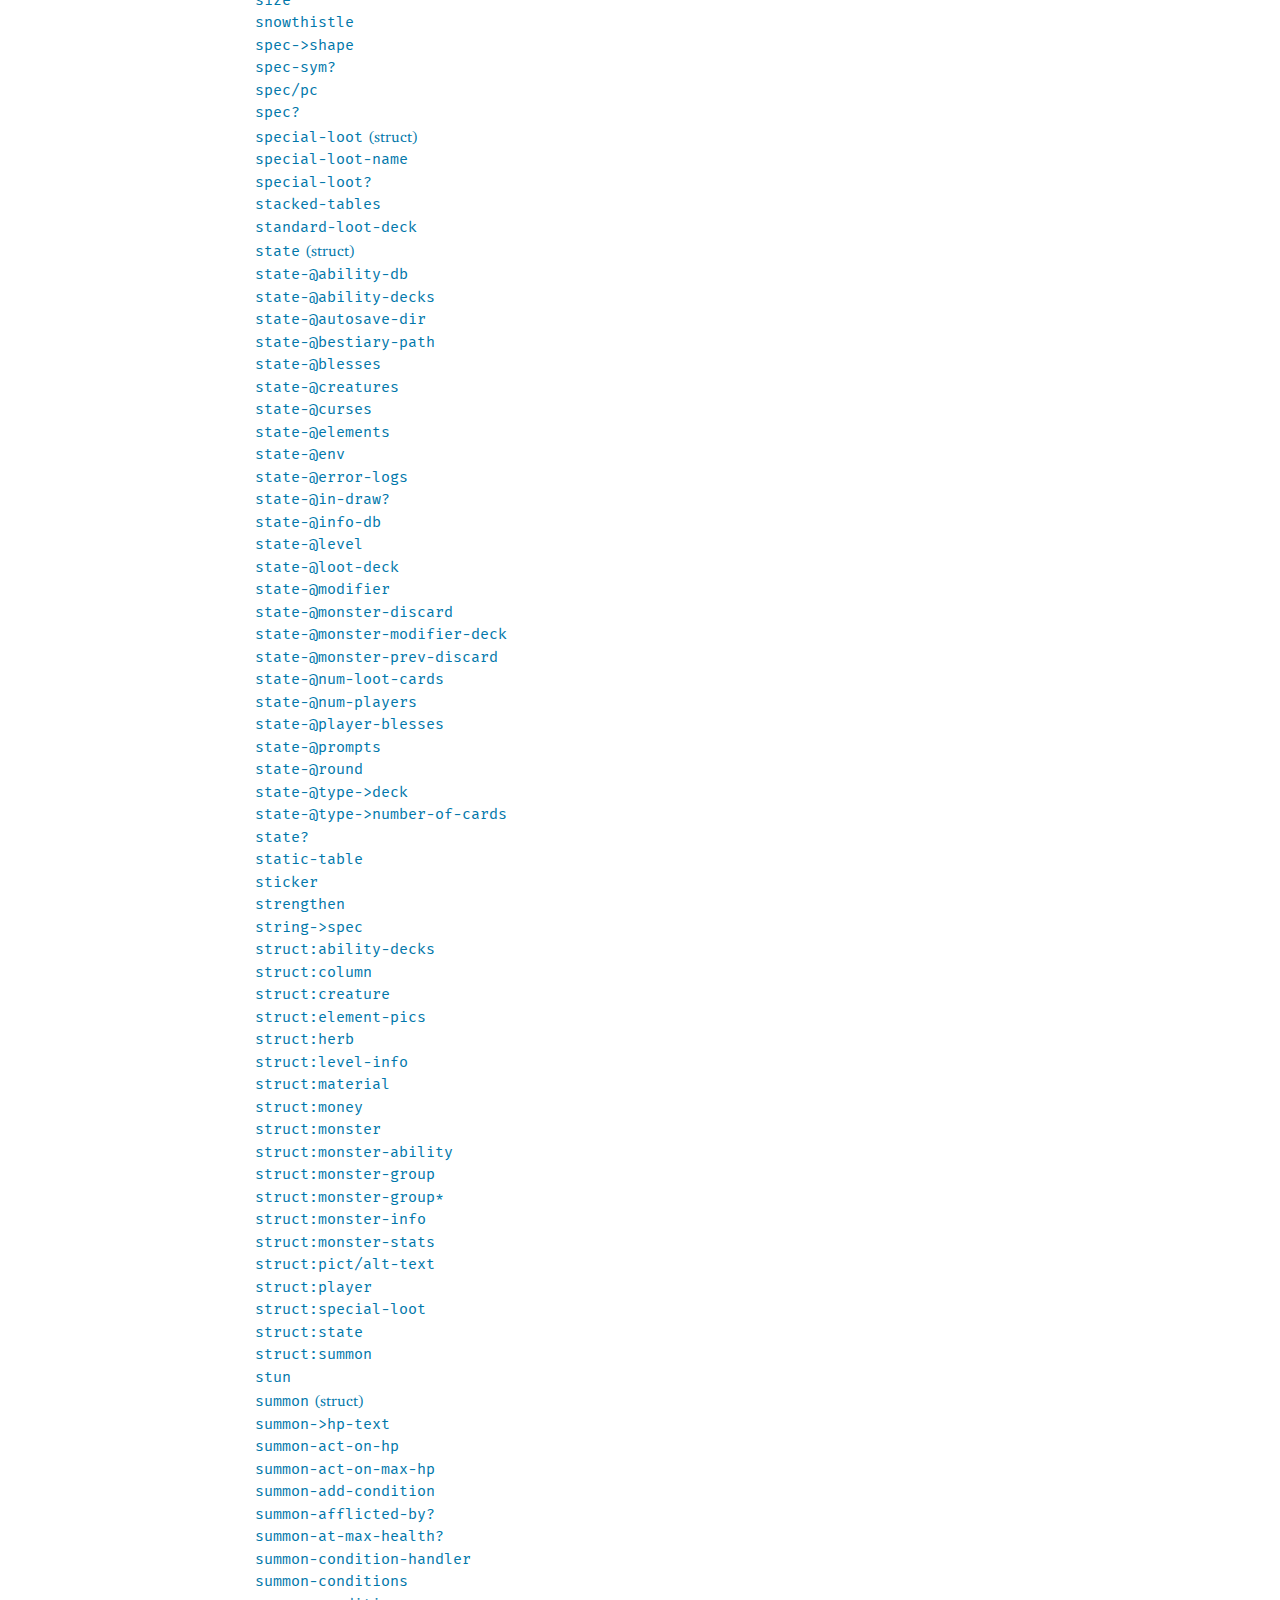
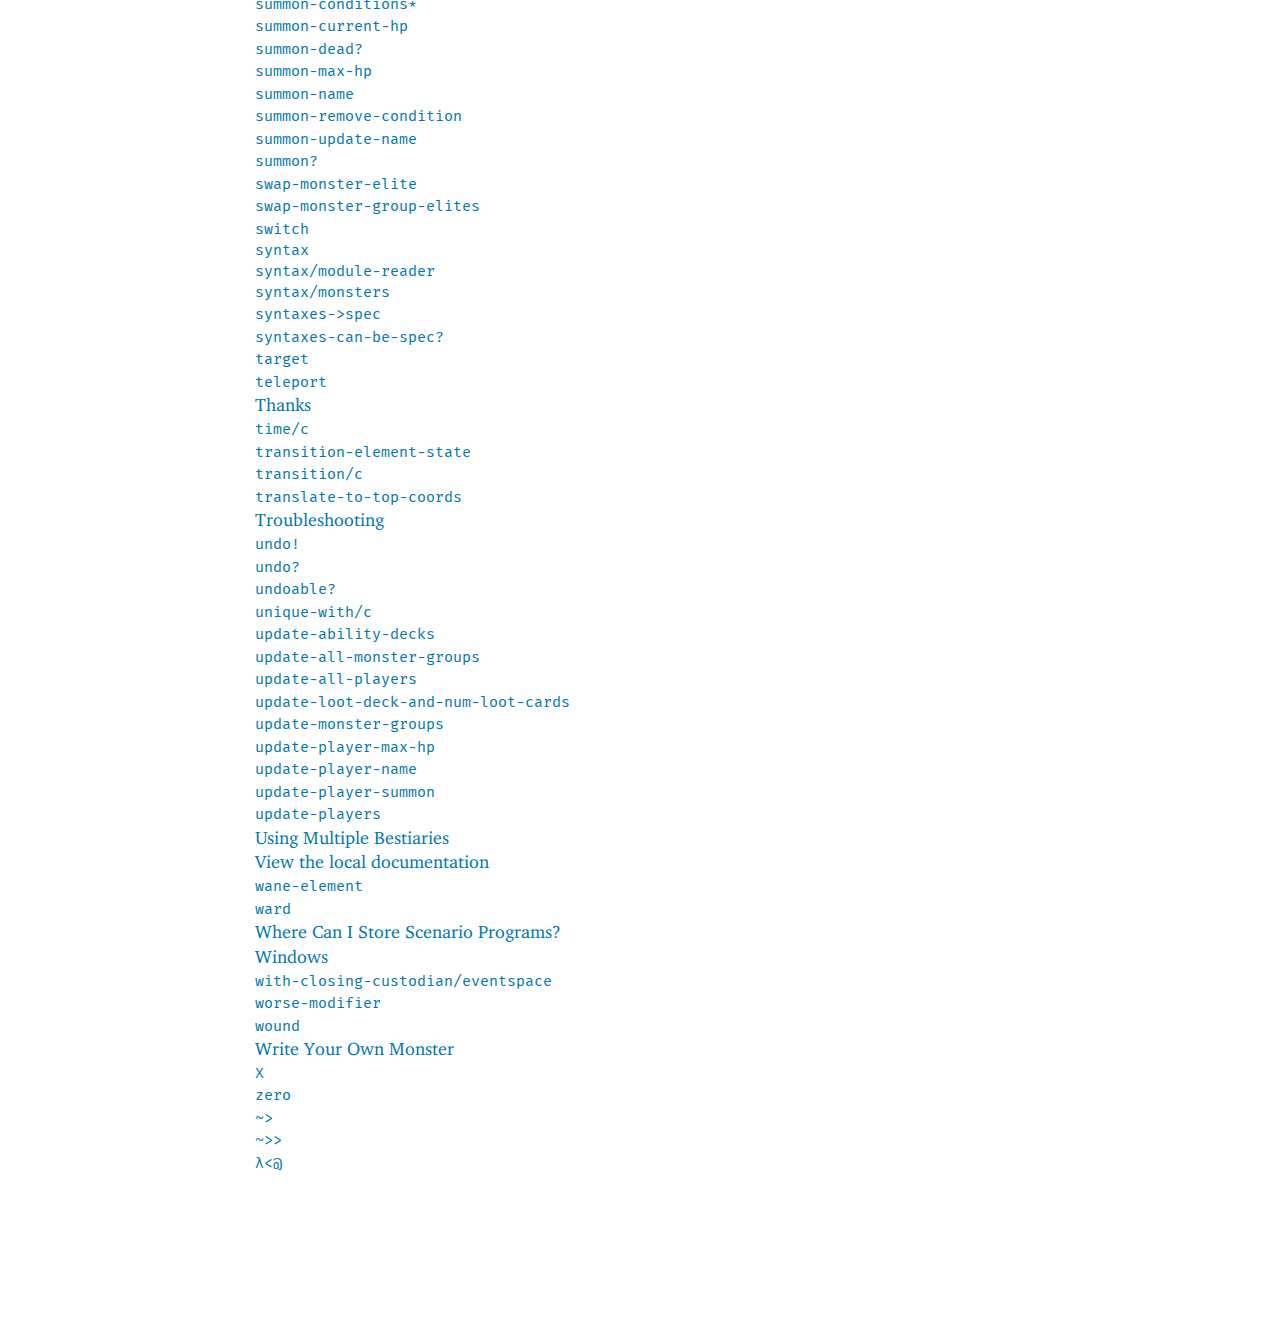
<file: doc-index.html>
<!DOCTYPE html PUBLIC "-//W3C//DTD HTML 4.01 Transitional//EN" "http://www.w3.org/TR/html4/loose.dtd">
<html><head><meta http-equiv="content-type" content="text/html; charset=utf-8"/><meta name="viewport" content="width=device-width, initial-scale=0.8"/><title>Index</title><link rel="stylesheet" type="text/css" href="scribble.css" title="default"/><link rel="stylesheet" type="text/css" href="racket.css" title="default"/><link rel="stylesheet" type="text/css" href="manual-style.css" title="default"/><link rel="stylesheet" type="text/css" href="manual-racket.css" title="default"/><script type="text/javascript" src="scribble-common.js"></script><script type="text/javascript" src="manual-racket.js"></script><!--[if IE 6]><style type="text/css">.SIEHidden { overflow: hidden; }</style><![endif]--></head><body id="scribble-racket-lang-org"><div class="tocset"><div class="tocview"><div class="tocviewlist tocviewlisttopspace"><div class="tocviewtitle"><table cellspacing="0" cellpadding="0"><tr><td style="width: 1em;"><a href="javascript:void(0);" title="Expand/Collapse" class="tocviewtoggle" onclick="TocviewToggle(this,&quot;tocview_0&quot;);">&#9660;</a></td><td></td><td><a href="index.html" class="tocviewlink" data-pltdoc="x">Frosthaven Manager</a></td></tr></table></div><div class="tocviewsublistonly" style="display: block;" id="tocview_0"><table cellspacing="0" cellpadding="0"><tr><td align="right">1&nbsp;</td><td><a href="about-frosthaven-manager.html" class="tocviewlink" data-pltdoc="x">About Frosthaven Manager</a></td></tr><tr><td align="right">2&nbsp;</td><td><a href="Installing_Frosthaven_Manager.html" class="tocviewlink" data-pltdoc="x">Installing Frosthaven Manager</a></td></tr><tr><td align="right">3&nbsp;</td><td><a href="How_to_play.html" class="tocviewlink" data-pltdoc="x">How to play</a></td></tr><tr><td align="right">4&nbsp;</td><td><a href="Troubleshooting.html" class="tocviewlink" data-pltdoc="x">Troubleshooting</a></td></tr><tr><td align="right">5&nbsp;</td><td><a href="Programming_a_Scenario.html" class="tocviewlink" data-pltdoc="x">Programming a Scenario</a></td></tr><tr><td align="right">6&nbsp;</td><td><a href="Contributor_s_Guide.html" class="tocviewlink" data-pltdoc="x">Contributor&rsquo;s Guide</a></td></tr><tr><td align="right">7&nbsp;</td><td><a href="Developer_Reference.html" class="tocviewlink" data-pltdoc="x">Developer Reference</a></td></tr><tr><td align="right"></td><td><a href="doc-index.html" class="tocviewselflink" data-pltdoc="x">Index</a></td></tr></table></div></div></div></div><div class="maincolumn"><div class="main"><div class="navsettop"><span class="navleft"><div class="nosearchform"></div>&nbsp;&nbsp;<span class="tocsettoggle">&nbsp;&nbsp;<a href="javascript:void(0);" title="show/hide table of contents" onclick="TocsetToggle();">contents</a></span></span><span class="navright">&nbsp;&nbsp;<a href="Developer_Reference.html" title="backward to &quot;7 Developer Reference&quot;" data-pltdoc="x" rel="prev">&larr; prev</a>&nbsp;&nbsp;<a href="index.html" title="up to &quot;Frosthaven Manager&quot;" data-pltdoc="x">up</a>&nbsp;&nbsp;<span class="nonavigation">next &rarr;</span></span>&nbsp;</div><h3 class="heading"><a name="(part._doc-index)"></a>Index<span class="button-group"><a href="#(part._doc-index)" class="heading-anchor" title="Link to here">🔗</a><span style="visibility: hidden"> </span></span></h3><table cellspacing="0" cellpadding="0"><tr><td><p><a href="#alpha:A">A</a> <a href="#alpha:B">B</a> <a href="#alpha:C">C</a> <a href="#alpha:D">D</a> <a href="#alpha:E">E</a> <a href="#alpha:F">F</a> <a href="#alpha:G">G</a> <a href="#alpha:H">H</a> <a href="#alpha:I">I</a> <a href="#alpha:J">J</a> <a href="#alpha:K">K</a> <a href="#alpha:L">L</a> <a href="#alpha:M">M</a> <a href="#alpha:N">N</a> <a href="#alpha:O">O</a> <a href="#alpha:P">P</a> <a href="#alpha:Q">Q</a> <a href="#alpha:R">R</a> <a href="#alpha:S">S</a> <a href="#alpha:T">T</a> <a href="#alpha:U">U</a> <a href="#alpha:V">V</a> <a href="#alpha:W">W</a> <a href="#alpha:X">X</a> <span class="nonavigation">Y</span> <a href="#alpha:Z">Z</a> </p></td></tr><tr><td><p>&nbsp;</p></td></tr><tr><td><p><a href="Developer_Reference.html#%28form._%28%28lib._frosthaven-manager%2Fsyntax%2Fmodule-reader..rkt%29._~23~25module-begin%29%29" class="indexlink" data-pltdoc="x"><span class="RktSym"><span class="RktStxLink">#%module-begin</span></span><br/></a><a href="Developer_Reference.html#%28mod-path._%28submod._frosthaven-manager%2Fgui%2Frich-text-display._model%29%29" class="indexlink" data-pltdoc="x"><span class="RktPn">(</span><span class="RktSym"><span class="RktStxLink">submod</span></span><span class="stt"> </span><span class="RktSym">frosthaven-manager/gui/rich-text-display</span><span class="stt"> </span><span class="RktSym">model</span><span class="RktPn">)</span><br/></a><a href="Developer_Reference.html#%28def._%28%28lib._frosthaven-manager%2Fobservable-operator..rkt%29._~3c~40%29%29" class="indexlink" data-pltdoc="x"><span class="RktSym">&lt;@</span><br/></a><a href="Developer_Reference.html#%28def._%28%28lib._frosthaven-manager%2Fobservable-operator..rkt%29._~40%21%29%29" class="indexlink" data-pltdoc="x"><span class="RktSym">@!</span><br/></a><a href="Developer_Reference.html#%28def._%28%28lib._frosthaven-manager%2Fobservable-operator..rkt%29._~40~3e%29%29" class="indexlink" data-pltdoc="x"><span class="RktSym">@&gt;</span><br/></a><a name="alpha:A"></a><span><a href="Developer_Reference.html#%28def._%28%28lib._frosthaven-manager%2Fmonster-db..rkt%29._ability-db%2Fc%29%29" class="indexlink" data-pltdoc="x"><span class="RktSym"><span class="RktValLink">ability-db/c</span></span><br/></a></span><a href="Developer_Reference.html#%28def._%28%28lib._frosthaven-manager%2Fparsers%2Fmonster..rkt%29._ability-deck%2Fp%29%29" class="indexlink" data-pltdoc="x"><span class="RktSym"><span class="RktValLink">ability-deck/p</span></span><br/></a><a href="Developer_Reference.html#%28def._%28%28lib._frosthaven-manager%2Fmanager%2Fability-decks..rkt%29._ability-decks%29%29" class="indexlink" data-pltdoc="x"><span class="RktSym"><span class="RktValLink">ability-decks</span></span> <span class="Smaller">(struct)</span><br/></a><a href="Developer_Reference.html#%28def._%28%28lib._frosthaven-manager%2Fmanager%2Fability-decks..rkt%29._ability-decks-current%29%29" class="indexlink" data-pltdoc="x"><span class="RktSym"><span class="RktValLink">ability-decks-current</span></span><br/></a><a href="Developer_Reference.html#%28def._%28%28lib._frosthaven-manager%2Fmanager%2Fability-decks..rkt%29._ability-decks-discard%29%29" class="indexlink" data-pltdoc="x"><span class="RktSym"><span class="RktValLink">ability-decks-discard</span></span><br/></a><a href="Developer_Reference.html#%28def._%28%28lib._frosthaven-manager%2Fmanager%2Fability-decks..rkt%29._ability-decks-discard-and-maybe-shuffle%29%29" class="indexlink" data-pltdoc="x"><span class="RktSym"><span class="RktValLink">ability-decks-discard-and-maybe-shuffle</span></span><br/></a><a href="Developer_Reference.html#%28def._%28%28lib._frosthaven-manager%2Fmanager%2Fability-decks..rkt%29._ability-decks-draw%29%29" class="indexlink" data-pltdoc="x"><span class="RktSym"><span class="RktValLink">ability-decks-draw</span></span><br/></a><a href="Developer_Reference.html#%28def._%28%28lib._frosthaven-manager%2Fmanager%2Fability-decks..rkt%29._ability-decks-draw-next%29%29" class="indexlink" data-pltdoc="x"><span class="RktSym"><span class="RktValLink">ability-decks-draw-next</span></span><br/></a><a href="Developer_Reference.html#%28def._%28%28lib._frosthaven-manager%2Fmanager%2Fability-decks..rkt%29._ability-decks~3f%29%29" class="indexlink" data-pltdoc="x"><span class="RktSym"><span class="RktValLink">ability-decks?</span></span><br/></a><a href="about-frosthaven-manager.html" class="indexlink" data-pltdoc="x">About Frosthaven Manager<br/></a><a href="Developer_Reference.html#%28def._%28%28lib._frosthaven-manager%2Fgui%2Fcommon-menu..rkt%29._about-menu-item%29%29" class="indexlink" data-pltdoc="x"><span class="RktSym"><span class="RktValLink">about-menu-item</span></span><br/></a><a href="Developer_Reference.html#%28def._%28%28lib._frosthaven-manager%2Fdefns%2Fscenario..rkt%29._absent-from-modifier-deck%29%29" class="indexlink" data-pltdoc="x"><span class="RktSym"><span class="RktValLink">absent-from-modifier-deck</span></span><br/></a><a href="Developer_Reference.html#%28def._%28%28lib._frosthaven-manager%2Fmanager%2Fstate..rkt%29._add-monster-event%2Fc%29%29" class="indexlink" data-pltdoc="x"><span class="RktSym"><span class="RktValLink">add-monster-event/c</span></span><br/></a><a href="Developer_Reference.html#%28def._%28%28lib._frosthaven-manager%2Fgui%2Fmonsters..rkt%29._add-monster-group%29%29" class="indexlink" data-pltdoc="x"><span class="RktSym"><span class="RktValLink">add-monster-group</span></span><br/></a><a href="Developer_Reference.html#%28def._%28%28lib._frosthaven-manager%2Fmanager%2Fmodifier-decks..rkt%29._add-monster-modifier%29%29" class="indexlink" data-pltdoc="x"><span class="RktSym"><span class="RktValLink">add-monster-modifier</span></span><br/></a><a href="Developer_Reference.html#%28def._%28%28lib._frosthaven-manager%2Fmanager%2Fstate..rkt%29._add-or-remove-monster-group%29%29" class="indexlink" data-pltdoc="x"><span class="RktSym"><span class="RktValLink">add-or-remove-monster-group</span></span><br/></a><a href="Developer_Reference.html#%28def._%28%28lib._frosthaven-manager%2Fmanager%2Fstate..rkt%29._add-prompt%29%29" class="indexlink" data-pltdoc="x"><span class="RktSym"><span class="RktValLink">add-prompt</span></span><br/></a><a href="Programming_a_Scenario.html#%28form._%28%28lib._frosthaven-manager%2Floot-cards..rkt%29._add-special-loot%29%29" class="indexlink" data-pltdoc="x"><span class="RktSym">add-special-loot</span><br/></a><a href="How_to_play.html#%28part._.Adding_bless_and_curse%29" class="indexlink" data-pltdoc="x">Adding bless and curse<br/></a><a href="How_to_play.html#%28part._.Adding_monsters_to_the_scenario%29" class="indexlink" data-pltdoc="x">Adding monsters to the scenario<br/></a><a href="How_to_play.html#%28part._.Advancing_the_scenario%29" class="indexlink" data-pltdoc="x">Advancing the scenario<br/></a><a href="Developer_Reference.html#%28def._%28%28lib._frosthaven-manager%2Fdefns%2Fscenario..rkt%29._air%29%29" class="indexlink" data-pltdoc="x"><span class="RktSym"><span class="RktValLink">air</span></span><br/></a><a href="Developer_Reference.html#%28part._aoe%29" class="indexlink" data-pltdoc="x"><span class="stt">aoe</span><br/></a><a href="Developer_Reference.html#%28part._aoe-images%29" class="indexlink" data-pltdoc="x"><span class="stt">aoe-images</span><br/></a><a href="Developer_Reference.html#%28def._%28%28lib._frosthaven-manager%2Fdefns%2Floot..rkt%29._apply-sticker%29%29" class="indexlink" data-pltdoc="x"><span class="RktSym"><span class="RktValLink">apply-sticker</span></span><br/></a><a href="Programming_a_Scenario.html#%28part._.Area-of-.Effect_.Specification_by_.Example%29" class="indexlink" data-pltdoc="x">Area-of-Effect Specification by Example<br/></a><a href="Programming_a_Scenario.html#%28part._.Area-of-.Effect_.Specification_.Reference%29" class="indexlink" data-pltdoc="x">Area-of-Effect Specification Reference<br/></a><a href="Developer_Reference.html#%28def._%28%28lib._frosthaven-manager%2Fdefns%2Floot..rkt%29._arrowvine%29%29" class="indexlink" data-pltdoc="x"><span class="RktSym"><span class="RktValLink">arrowvine</span></span><br/></a><a href="Developer_Reference.html#%28def._%28%28lib._frosthaven-manager%2Ficons..rkt%29._attack%29%29" class="indexlink" data-pltdoc="x"><span class="RktSym"><span class="RktValLink">attack</span></span><br/></a><a href="Developer_Reference.html#%28def._%28%28lib._frosthaven-manager%2Fdefns%2Floot..rkt%29._axenut%29%29" class="indexlink" data-pltdoc="x"><span class="RktSym"><span class="RktValLink">axenut</span></span><br/></a><a name="alpha:B"></a><span><a href="Developer_Reference.html#%28def._%28%28lib._frosthaven-manager%2Fdefns%2Fscenario..rkt%29._bane%29%29" class="indexlink" data-pltdoc="x"><span class="RktSym"><span class="RktValLink">bane</span></span><br/></a></span><a href="Developer_Reference.html#%28def._%28%28lib._frosthaven-manager%2Fmanager%2Fround-prompts..rkt%29._beginning-of%29%29" class="indexlink" data-pltdoc="x"><span class="RktSym"><span class="RktValLink">beginning-of</span></span><br/></a><a href="Developer_Reference.html#%28part._bestiary%29" class="indexlink" data-pltdoc="x"><span class="stt">bestiary</span><br/></a><a href="Programming_a_Scenario.html#%28part._.Bestiary_.Format_by_.Example%29" class="indexlink" data-pltdoc="x">Bestiary Format by Example<br/></a><a href="Programming_a_Scenario.html#%28part._.Bestiary_.Format_.Reference%29" class="indexlink" data-pltdoc="x">Bestiary Format Reference<br/></a><a href="Developer_Reference.html#%28def._%28%28lib._frosthaven-manager%2Fparsers%2Fmonster..rkt%29._bestiary-dupes%29%29" class="indexlink" data-pltdoc="x"><span class="RktSym"><span class="RktValLink">bestiary-dupes</span></span><br/></a><a href="Developer_Reference.html#%28def._%28%28lib._frosthaven-manager%2Fparsers%2Fmonster..rkt%29._bestiary%2Fc%29%29" class="indexlink" data-pltdoc="x"><span class="RktSym"><span class="RktValLink">bestiary/c</span></span><br/></a><a href="Developer_Reference.html#%28def._%28%28lib._frosthaven-manager%2Fparsers%2Fmonster..rkt%29._bestiary%2Fp%29%29" class="indexlink" data-pltdoc="x"><span class="RktSym"><span class="RktValLink">bestiary/p</span></span><br/></a><a href="Developer_Reference.html#%28def._%28%28lib._frosthaven-manager%2Fdefns%2Fscenario..rkt%29._better-modifier%29%29" class="indexlink" data-pltdoc="x"><span class="RktSym"><span class="RktValLink">better-modifier</span></span><br/></a><a href="Developer_Reference.html#%28def._%28%28lib._frosthaven-manager%2Fgui%2Ffont..rkt%29._big-control-font%29%29" class="indexlink" data-pltdoc="x"><span class="RktSym">big-control-font</span><br/></a><a href="Developer_Reference.html#%28def._%28%28lib._frosthaven-manager%2Fdefns%2Fscenario..rkt%29._bless%29%29" class="indexlink" data-pltdoc="x"><span class="RktSym"><span class="RktValLink">bless</span></span><br/></a><a href="Developer_Reference.html#%28def._%28%28lib._frosthaven-manager%2Fdefns%2Fscenario..rkt%29._bless-deck%29%29" class="indexlink" data-pltdoc="x"><span class="RktSym"><span class="RktValLink">bless-deck</span></span><br/></a><a href="Developer_Reference.html#%28def._%28%28lib._frosthaven-manager%2Faoe-images..rkt%29._border-size%29%29" class="indexlink" data-pltdoc="x"><span class="RktSym"><span class="RktValLink">border-size</span></span><br/></a><a href="Developer_Reference.html#%28def._%28%28lib._frosthaven-manager%2Fdefns%2Fscenario..rkt%29._brittle%29%29" class="indexlink" data-pltdoc="x"><span class="RktSym"><span class="RktValLink">brittle</span></span><br/></a><a href="Developer_Reference.html#%28def._%28%28lib._frosthaven-manager%2Fmanager%2Floot..rkt%29._build-loot-deck%29%29" class="indexlink" data-pltdoc="x"><span class="RktSym"><span class="RktValLink">build-loot-deck</span></span><br/></a><a href="Developer_Reference.html#%28def._%28%28lib._frosthaven-manager%2Fmanager%2Floot..rkt%29._build-loot-deck%21%29%29" class="indexlink" data-pltdoc="x"><span class="RktSym"><span class="RktValLink">build-loot-deck!</span></span><br/></a><a name="alpha:C"></a><span><a href="Developer_Reference.html#%28def._%28%28lib._frosthaven-manager%2Fdefns%2Floot..rkt%29._card-~3etype%29%29" class="indexlink" data-pltdoc="x"><span class="RktSym"><span class="RktValLink">card-&gt;type</span></span><br/></a></span><a href="Developer_Reference.html#%28def._%28%28lib._frosthaven-manager%2Fgui%2Fmonster-modifier..rkt%29._card-swapper%29%29" class="indexlink" data-pltdoc="x"><span class="RktSym"><span class="RktValLink">card-swapper</span></span><br/></a><a href="Developer_Reference.html#%28def._%28%28lib._frosthaven-manager%2Fsyntax%2Fmonsters..rkt%29._check-foes-have-monsters%29%29" class="indexlink" data-pltdoc="x"><span class="RktSym"><span class="RktValLink">check-foes-have-monsters</span></span><br/></a><a href="Developer_Reference.html#%28def._%28%28lib._frosthaven-manager%2Fsyntax%2Fmonsters..rkt%29._check-foes-have-monsters-message%29%29" class="indexlink" data-pltdoc="x"><span class="RktSym"><span class="RktValLink">check-foes-have-monsters-message</span></span><br/></a><a href="Developer_Reference.html#%28def._%28%28lib._frosthaven-manager%2Fsyntax%2Fmonsters..rkt%29._check-monsters-have-abilities%29%29" class="indexlink" data-pltdoc="x"><span class="RktSym"><span class="RktValLink">check-monsters-have-abilities</span></span><br/></a><a href="Developer_Reference.html#%28def._%28%28lib._frosthaven-manager%2Fsyntax%2Fmonsters..rkt%29._check-monsters-have-abilities-message%29%29" class="indexlink" data-pltdoc="x"><span class="RktSym"><span class="RktValLink">check-monsters-have-abilities-message</span></span><br/></a><a href="How_to_play.html#%28part._select-monster-db%29" class="indexlink" data-pltdoc="x">Choosing a bestiary<br/></a><a href="Developer_Reference.html#%28form._%28%28lib._frosthaven-manager%2Fgui%2Frender..rkt%29._close-custodian-mixin%29%29" class="indexlink" data-pltdoc="x"><span class="RktSym"><span class="RktStxLink">close-custodian-mixin</span></span><br/></a><a href="Developer_Reference.html#%28form._%28%28lib._frosthaven-manager%2Fgui%2Frender..rkt%29._closing-custodian%29%29" class="indexlink" data-pltdoc="x"><span class="RktSym"><span class="RktStxLink">closing-custodian</span></span><br/></a><a href="Developer_Reference.html#%28form._%28%28lib._frosthaven-manager%2Fgui%2Frender..rkt%29._closing-eventspace%29%29" class="indexlink" data-pltdoc="x"><span class="RktSym"><span class="RktStxLink">closing-eventspace</span></span><br/></a><a href="Developer_Reference.html#%28def._%28%28lib._frosthaven-manager%2Fgui%2Fstacked-tables..rkt%29._column%29%29" class="indexlink" data-pltdoc="x"><span class="RktSym"><span class="RktValLink">column</span></span> <span class="Smaller">(struct)</span><br/></a><a href="Developer_Reference.html#%28def._%28%28lib._frosthaven-manager%2Fgui%2Fstacked-tables..rkt%29._column-entry-~3elabel%29%29" class="indexlink" data-pltdoc="x"><span class="RktSym"><span class="RktValLink">column-entry-&gt;label</span></span><br/></a><a href="Developer_Reference.html#%28def._%28%28lib._frosthaven-manager%2Fgui%2Fstacked-tables..rkt%29._column-entry-~3enext%29%29" class="indexlink" data-pltdoc="x"><span class="RktSym"><span class="RktValLink">column-entry-&gt;next</span></span><br/></a><a href="Developer_Reference.html#%28def._%28%28lib._frosthaven-manager%2Fgui%2Fstacked-tables..rkt%29._column-title%29%29" class="indexlink" data-pltdoc="x"><span class="RktSym"><span class="RktValLink">column-title</span></span><br/></a><a href="Developer_Reference.html#%28def._%28%28lib._frosthaven-manager%2Fgui%2Fstacked-tables..rkt%29._column~3f%29%29" class="indexlink" data-pltdoc="x"><span class="RktSym"><span class="RktValLink">column?</span></span><br/></a><a href="Developer_Reference.html#%28def._%28%28lib._frosthaven-manager%2Fdefns%2Fscenario..rkt%29._condition~3f%29%29" class="indexlink" data-pltdoc="x"><span class="RktSym"><span class="RktValLink">condition?</span></span><br/></a><a href="Developer_Reference.html#%28def._%28%28lib._frosthaven-manager%2Fdefns%2Fscenario..rkt%29._conditions%29%29" class="indexlink" data-pltdoc="x"><span class="RktSym"><span class="RktValLink">conditions</span></span><br/></a><a href="Developer_Reference.html#%28def._%28%28lib._frosthaven-manager%2Fdefns%2Fscenario..rkt%29._conditions-~3estring%29%29" class="indexlink" data-pltdoc="x"><span class="RktSym"><span class="RktValLink">conditions-&gt;string</span></span><br/></a><a href="Developer_Reference.html#%28part._.Constant_.Formatting_and_.Parsing%29" class="indexlink" data-pltdoc="x">Constant Formatting and Parsing<br/></a><a href="Developer_Reference.html#%28def._%28%28lib._frosthaven-manager%2Fmanager%2Felements..rkt%29._consume-all%29%29" class="indexlink" data-pltdoc="x"><span class="RktSym"><span class="RktValLink">consume-all</span></span><br/></a><a href="Developer_Reference.html#%28part._contracts%29" class="indexlink" data-pltdoc="x"><span class="stt">contracts</span><br/></a><a href="Developer_Reference.html#%28def._%28%28lib._frosthaven-manager%2Fgui%2Fcommon-menu..rkt%29._contribute-menu-item%29%29" class="indexlink" data-pltdoc="x"><span class="RktSym"><span class="RktValLink">contribute-menu-item</span></span><br/></a><a href="Contributor_s_Guide.html#%28part._.Contributing_guidelines%29" class="indexlink" data-pltdoc="x">Contributing guidelines<br/></a><a href="Contributor_s_Guide.html" class="indexlink" data-pltdoc="x">Contributor&rsquo;s Guide<br/></a><a href="Developer_Reference.html#%28def._%28%28lib._frosthaven-manager%2Fgui%2Ffont..rkt%29._copy-font%29%29" class="indexlink" data-pltdoc="x"><span class="RktSym">copy-font</span><br/></a><a href="Developer_Reference.html#%28def._%28%28lib._frosthaven-manager%2Fmanager%2Fstate..rkt%29._copy-state%29%29" class="indexlink" data-pltdoc="x"><span class="RktSym"><span class="RktValLink">copy-state</span></span><br/></a><a href="Developer_Reference.html#%28def._%28%28lib._frosthaven-manager%2Fdefns%2Floot..rkt%29._corpsecap%29%29" class="indexlink" data-pltdoc="x"><span class="RktSym"><span class="RktValLink">corpsecap</span></span><br/></a><a href="Developer_Reference.html#%28def._%28%28lib._frosthaven-manager%2Fgui%2Fcounter..rkt%29._counter%29%29" class="indexlink" data-pltdoc="x"><span class="RktSym"><span class="RktValLink">counter</span></span><br/></a><a href="Developer_Reference.html#%28def._%28%28lib._frosthaven-manager%2Fmanager%2Fstate..rkt%29._creature%29%29" class="indexlink" data-pltdoc="x"><span class="RktSym"><span class="RktValLink">creature</span></span> <span class="Smaller">(struct)</span><br/></a><a href="How_to_play.html#%28part._.Creature_list%29" class="indexlink" data-pltdoc="x">Creature list<br/></a><a href="Developer_Reference.html#%28def._%28%28lib._frosthaven-manager%2Fmanager%2Fstate..rkt%29._creature-id%29%29" class="indexlink" data-pltdoc="x"><span class="RktSym"><span class="RktValLink">creature-id</span></span><br/></a><a href="Developer_Reference.html#%28def._%28%28lib._frosthaven-manager%2Fmanager%2Fstate..rkt%29._creature-initiative%29%29" class="indexlink" data-pltdoc="x"><span class="RktSym"><span class="RktValLink">creature-initiative</span></span><br/></a><a href="Developer_Reference.html#%28def._%28%28lib._frosthaven-manager%2Fmanager%2Fstate..rkt%29._creature-is-mg%2A~3f%29%29" class="indexlink" data-pltdoc="x"><span class="RktSym"><span class="RktValLink">creature-is-mg*?</span></span><br/></a><a href="Developer_Reference.html#%28def._%28%28lib._frosthaven-manager%2Fmanager%2Fstate..rkt%29._creature-v%29%29" class="indexlink" data-pltdoc="x"><span class="RktSym"><span class="RktValLink">creature-v</span></span><br/></a><a href="Developer_Reference.html#%28def._%28%28lib._frosthaven-manager%2Fmanager%2Fstate..rkt%29._creature~3f%29%29" class="indexlink" data-pltdoc="x"><span class="RktSym"><span class="RktValLink">creature?</span></span><br/></a><a href="Developer_Reference.html#%28def._%28%28lib._frosthaven-manager%2Fdefns%2Fscenario..rkt%29._crit%29%29" class="indexlink" data-pltdoc="x"><span class="RktSym"><span class="RktValLink">crit</span></span><br/></a><a href="Developer_Reference.html#%28part._curlique%29" class="indexlink" data-pltdoc="x"><span class="stt">curlique</span><br/></a><a href="Developer_Reference.html#%28def._%28%28lib._frosthaven-manager%2Fgui%2Frender..rkt%29._current-renderer%29%29" class="indexlink" data-pltdoc="x"><span class="RktSym"><span class="RktValLink">current-renderer</span></span><br/></a><a href="Developer_Reference.html#%28def._%28%28lib._frosthaven-manager%2Fdefns%2Fscenario..rkt%29._curse%29%29" class="indexlink" data-pltdoc="x"><span class="RktSym"><span class="RktValLink">curse</span></span><br/></a><a name="alpha:D"></a><span><a href="Developer_Reference.html#%28def._%28%28lib._frosthaven-manager%2Fdefns%2Fscenario..rkt%29._dark%29%29" class="indexlink" data-pltdoc="x"><span class="RktSym"><span class="RktValLink">dark</span></span><br/></a></span><a href="Developer_Reference.html#%28def._%28%28lib._frosthaven-manager%2Fmonster-db..rkt%29._datums-~3edbs%29%29" class="indexlink" data-pltdoc="x"><span class="RktSym"><span class="RktValLink">datums-&gt;dbs</span></span><br/></a><a href="Developer_Reference.html#%28def._%28%28lib._frosthaven-manager%2Fgui%2Fmonsters..rkt%29._db-view%29%29" class="indexlink" data-pltdoc="x"><span class="RktSym"><span class="RktValLink">db-view</span></span><br/></a><a href="Contributor_s_Guide.html#%28part._.Debugging%29" class="indexlink" data-pltdoc="x">Debugging<br/></a><a href="Developer_Reference.html#%28def._%28%28lib._frosthaven-manager%2Fmonster-db..rkt%29._default-monster-db%29%29" class="indexlink" data-pltdoc="x"><span class="RktSym"><span class="RktValLink">default-monster-db</span></span><br/></a><a href="Developer_Reference.html#%28form._%28%28lib._frosthaven-manager%2Fgui%2Fmixins..rkt%29._define-close%21%29%29" class="indexlink" data-pltdoc="x"><span class="RktSym">define-close!</span><br/></a><a href="Developer_Reference.html#%28form._%28%28lib._frosthaven-manager%2Fconstants..rkt%29._define-constant-format%29%29" class="indexlink" data-pltdoc="x"><span class="RktSym"><span class="RktStxLink">define-constant-format</span></span><br/></a><a href="Developer_Reference.html#%28form._%28%28lib._frosthaven-manager%2Fconstants..rkt%29._define-constant-format%2Fparse%29%29" class="indexlink" data-pltdoc="x"><span class="RktSym"><span class="RktStxLink">define-constant-format/parse</span></span><br/></a><a href="Developer_Reference.html#%28form._%28%28lib._frosthaven-manager%2Fconstants..rkt%29._define-constant-parse%29%29" class="indexlink" data-pltdoc="x"><span class="RktSym"><span class="RktStxLink">define-constant-parse</span></span><br/></a><a href="Developer_Reference.html#%28form._%28%28lib._frosthaven-manager%2Fgui%2Fhelpers..rkt%29._define-error-text%29%29" class="indexlink" data-pltdoc="x"><span class="RktSym">define-error-text</span><br/></a><a href="Developer_Reference.html#%28form._%28%28lib._frosthaven-manager%2Fenum-helpers..rkt%29._define-serializable-enum-type%29%29" class="indexlink" data-pltdoc="x"><span class="RktSym"><span class="RktStxLink">define-serializable-enum-type</span></span><br/></a><a href="Developer_Reference.html#%28part._defns%29" class="indexlink" data-pltdoc="x"><span class="stt">defns</span><br/></a><a href="Developer_Reference.html#%28def._%28%28lib._frosthaven-manager%2Fmanager%2Fstate..rkt%29._deserialize-state%29%29" class="indexlink" data-pltdoc="x"><span class="RktSym"><span class="RktValLink">deserialize-state</span></span><br/></a><a href="Developer_Reference.html" class="indexlink" data-pltdoc="x">Developer Reference<br/></a><a href="Developer_Reference.html#%28def._%28%28lib._frosthaven-manager%2Fdefns%2Fscenario..rkt%29._disarm%29%29" class="indexlink" data-pltdoc="x"><span class="RktSym"><span class="RktValLink">disarm</span></span><br/></a><a href="Developer_Reference.html#%28def._%28%28lib._frosthaven-manager%2Fmanager%2Fmodifier-decks..rkt%29._discard%29%29" class="indexlink" data-pltdoc="x"><span class="RktSym"><span class="RktValLink">discard</span></span><br/></a><a href="Developer_Reference.html#%28def._%28%28lib._frosthaven-manager%2Fdefns%2Fscenario..rkt%29._discriminator~3acondition%29%29" class="indexlink" data-pltdoc="x"><span class="RktSym"><span class="RktValLink">discriminator:condition</span></span><br/></a><a href="Developer_Reference.html#%28def._%28%28lib._frosthaven-manager%2Fgui%2Fcommon-menu..rkt%29._do-about%29%29" class="indexlink" data-pltdoc="x"><span class="RktSym"><span class="RktValLink">do-about</span></span><br/></a><a href="Developer_Reference.html#%28def._%28%28lib._frosthaven-manager%2Fmanager%2Fmodifier-decks..rkt%29._do-bless-monster%29%29" class="indexlink" data-pltdoc="x"><span class="RktSym"><span class="RktValLink">do-bless-monster</span></span><br/></a><a href="Developer_Reference.html#%28def._%28%28lib._frosthaven-manager%2Fmanager%2Fmodifier-decks..rkt%29._do-bless-player%29%29" class="indexlink" data-pltdoc="x"><span class="RktSym"><span class="RktValLink">do-bless-player</span></span><br/></a><a href="Developer_Reference.html#%28def._%28%28lib._frosthaven-manager%2Fmanager%2Fmodifier-decks..rkt%29._do-curse-monster%29%29" class="indexlink" data-pltdoc="x"><span class="RktSym"><span class="RktValLink">do-curse-monster</span></span><br/></a><a href="Developer_Reference.html#%28def._%28%28lib._frosthaven-manager%2Fmanager%2Fsave..rkt%29._do-load-game%29%29" class="indexlink" data-pltdoc="x"><span class="RktSym"><span class="RktValLink">do-load-game</span></span><br/></a><a href="Developer_Reference.html#%28def._%28%28lib._frosthaven-manager%2Fgui%2Fround-prompts..rkt%29._do-round-prompt%29%29" class="indexlink" data-pltdoc="x"><span class="RktSym"><span class="RktValLink">do-round-prompt</span></span><br/></a><a href="Developer_Reference.html#%28def._%28%28lib._frosthaven-manager%2Fmanager%2Fsave..rkt%29._do-save-game%29%29" class="indexlink" data-pltdoc="x"><span class="RktSym"><span class="RktValLink">do-save-game</span></span><br/></a><a href="Developer_Reference.html#%28def._%28%28lib._frosthaven-manager%2Fmanager%2Fmodifier-decks..rkt%29._do-unbless-player%29%29" class="indexlink" data-pltdoc="x"><span class="RktSym"><span class="RktValLink">do-unbless-player</span></span><br/></a><a href="Developer_Reference.html#%28def._%28%28lib._frosthaven-manager%2Fmanager%2Ftransition..rkt%29._draw-abilities%29%29" class="indexlink" data-pltdoc="x"><span class="RktSym"><span class="RktValLink">draw-abilities</span></span><br/></a><a href="Developer_Reference.html#%28def._%28%28lib._frosthaven-manager%2Fmanager%2Fmodifier-decks..rkt%29._draw-modifier%29%29" class="indexlink" data-pltdoc="x"><span class="RktSym"><span class="RktValLink">draw-modifier</span></span><br/></a><a href="Developer_Reference.html#%28def._%28%28lib._frosthaven-manager%2Fmanager%2Fmodifier-decks..rkt%29._draw-modifier%2A%29%29" class="indexlink" data-pltdoc="x"><span class="RktSym"><span class="RktValLink">draw-modifier*</span></span><br/></a><a href="Developer_Reference.html#%28def._%28%28lib._frosthaven-manager%2Fmanager%2Fstate..rkt%29._draw-new-card-mid-round-if-needed%29%29" class="indexlink" data-pltdoc="x"><span class="RktSym"><span class="RktValLink">draw-new-card-mid-round-if-needed</span></span><br/></a><a href="How_to_play.html#%28part._.Drawing_from_the_monster_modifier_deck%29" class="indexlink" data-pltdoc="x">Drawing from the monster modifier deck<br/></a><a name="alpha:E"></a><span><a href="Developer_Reference.html#%28def._%28%28lib._frosthaven-manager%2Fdefns%2Fscenario..rkt%29._earth%29%29" class="indexlink" data-pltdoc="x"><span class="RktSym"><span class="RktValLink">earth</span></span><br/></a></span><a href="Developer_Reference.html#%28def._%28%28lib._frosthaven-manager%2Felements..rkt%29._element-pics%29%29" class="indexlink" data-pltdoc="x"><span class="RktSym"><span class="RktValLink">element-pics</span></span> <span class="Smaller">(struct)</span><br/></a><a href="Developer_Reference.html#%28def._%28%28lib._frosthaven-manager%2Felements..rkt%29._element-pics-consume%29%29" class="indexlink" data-pltdoc="x"><span class="RktSym"><span class="RktValLink">element-pics-consume</span></span><br/></a><a href="Developer_Reference.html#%28def._%28%28lib._frosthaven-manager%2Felements..rkt%29._element-pics-infused%29%29" class="indexlink" data-pltdoc="x"><span class="RktSym"><span class="RktValLink">element-pics-infused</span></span><br/></a><a href="Developer_Reference.html#%28def._%28%28lib._frosthaven-manager%2Felements..rkt%29._element-pics-name%29%29" class="indexlink" data-pltdoc="x"><span class="RktSym"><span class="RktValLink">element-pics-name</span></span><br/></a><a href="Developer_Reference.html#%28def._%28%28lib._frosthaven-manager%2Felements..rkt%29._element-pics-unfused%29%29" class="indexlink" data-pltdoc="x"><span class="RktSym"><span class="RktValLink">element-pics-unfused</span></span><br/></a><a href="Developer_Reference.html#%28def._%28%28lib._frosthaven-manager%2Felements..rkt%29._element-pics-waning%29%29" class="indexlink" data-pltdoc="x"><span class="RktSym"><span class="RktValLink">element-pics-waning</span></span><br/></a><a href="Developer_Reference.html#%28def._%28%28lib._frosthaven-manager%2Felements..rkt%29._element-pics~3f%29%29" class="indexlink" data-pltdoc="x"><span class="RktSym"><span class="RktValLink">element-pics?</span></span><br/></a><a href="Developer_Reference.html#%28def._%28%28lib._frosthaven-manager%2Fmanager%2Felements..rkt%29._element-state%2Fc%29%29" class="indexlink" data-pltdoc="x"><span class="RktSym"><span class="RktValLink">element-state/c</span></span><br/></a><a href="Developer_Reference.html#%28def._%28%28lib._frosthaven-manager%2Fdefns%2Fscenario..rkt%29._element~3f%29%29" class="indexlink" data-pltdoc="x"><span class="RktSym"><span class="RktValLink">element?</span></span><br/></a><a href="Developer_Reference.html#%28part._elements%29" class="indexlink" data-pltdoc="x"><span class="stt">elements</span><br/></a><a href="Developer_Reference.html#%28def._%28%28lib._frosthaven-manager%2Felements..rkt%29._elements%29%29" class="indexlink" data-pltdoc="x"><span class="RktSym"><span class="RktValLink">elements</span></span><br/></a><a href="How_to_play.html#%28part._.Elements_tracker%29" class="indexlink" data-pltdoc="x">Elements tracker<br/></a><a href="Developer_Reference.html#%28def._%28%28lib._frosthaven-manager%2Fgui%2Felements..rkt%29._elements-cycler%29%29" class="indexlink" data-pltdoc="x"><span class="RktSym">elements-cycler</span><br/></a><a href="Developer_Reference.html#%28def._%28%28lib._frosthaven-manager%2Fmanager%2Fround-prompts..rkt%29._end-of%29%29" class="indexlink" data-pltdoc="x"><span class="RktSym"><span class="RktValLink">end-of</span></span><br/></a><a href="Developer_Reference.html#%28part._enum-helpers%29" class="indexlink" data-pltdoc="x"><span class="stt">enum-helpers</span><br/></a><a href="Developer_Reference.html#%28def._%28%28lib._frosthaven-manager%2Fparsers%2Fformula..rkt%29._env%2Fc%29%29" class="indexlink" data-pltdoc="x"><span class="RktSym"><span class="RktValLink">env/c</span></span><br/></a><a href="Developer_Reference.html#%28def._%28%28lib._frosthaven-manager%2Fgui%2Fhelpers..rkt%29._escape-text%29%29" class="indexlink" data-pltdoc="x"><span class="RktSym">escape-text</span><br/></a><a href="Developer_Reference.html#%28def._%28%28lib._frosthaven-manager%2Fdefns%2Fscenario..rkt%29._expirable-conditions%29%29" class="indexlink" data-pltdoc="x"><span class="RktSym"><span class="RktValLink">expirable-conditions</span></span><br/></a><a href="Developer_Reference.html#%28def._%28%28lib._frosthaven-manager%2Fparsers%2Fformula..rkt%29._expr%2Fp%29%29" class="indexlink" data-pltdoc="x"><span class="RktSym"><span class="RktValLink">expr/p</span></span><br/></a><a href="Developer_Reference.html#%28def._%28%28lib._frosthaven-manager%2Fparsers%2Fformula..rkt%29._expr%2Fpc%29%29" class="indexlink" data-pltdoc="x"><span class="RktSym"><span class="RktValLink">expr/pc</span></span><br/></a><a href="Programming_a_Scenario.html#%28form._%28%28lib._frosthaven-manager%2Floot-cards..rkt%29._extend-standard-deck%29%29" class="indexlink" data-pltdoc="x"><span class="RktSym">extend-standard-deck</span><br/></a><a name="alpha:F"></a><span><a href="Troubleshooting.html#%28part._.F.A.Qs%29" class="indexlink" data-pltdoc="x">FAQs<br/></a></span><a href="Developer_Reference.html#%28def._%28%28lib._frosthaven-manager%2Fgui%2Fmonster-modifier..rkt%29._favors-dialog%29%29" class="indexlink" data-pltdoc="x"><span class="RktSym"><span class="RktValLink">favors-dialog</span></span><br/></a><a href="Developer_Reference.html#%28def._%28%28lib._frosthaven-manager%2Fgui%2Fcommon-menu..rkt%29._feature-menu-item%29%29" class="indexlink" data-pltdoc="x"><span class="RktSym"><span class="RktValLink">feature-menu-item</span></span><br/></a><a href="Developer_Reference.html#%28part._files%29" class="indexlink" data-pltdoc="x"><span class="stt">files</span><br/></a><a href="Developer_Reference.html#%28def._%28%28lib._frosthaven-manager%2Fdefns%2Fscenario..rkt%29._fire%29%29" class="indexlink" data-pltdoc="x"><span class="RktSym"><span class="RktValLink">fire</span></span><br/></a><a href="Developer_Reference.html#%28def._%28%28lib._frosthaven-manager%2Fdefns%2Floot..rkt%29._flamefruit%29%29" class="indexlink" data-pltdoc="x"><span class="RktSym"><span class="RktValLink">flamefruit</span></span><br/></a><a href="Programming_a_Scenario.html#%28part._.Foe_.Specification_by_.Example%29" class="indexlink" data-pltdoc="x">Foe Specification by Example<br/></a><a href="Programming_a_Scenario.html#%28part._.Foe_.Specification_.Format_.Reference%29" class="indexlink" data-pltdoc="x">Foe Specification Format Reference<br/></a><a href="Developer_Reference.html#%28def._%28%28lib._frosthaven-manager%2Fparsers%2Ffoes..rkt%29._foe%2Fp%29%29" class="indexlink" data-pltdoc="x"><span class="RktSym"><span class="RktValLink">foe/p</span></span><br/></a><a href="Developer_Reference.html#%28def._%28%28lib._frosthaven-manager%2Fparsers%2Ffoes..rkt%29._foe%2Fpc%29%29" class="indexlink" data-pltdoc="x"><span class="RktSym"><span class="RktValLink">foe/pc</span></span><br/></a><a href="Developer_Reference.html#%28def._%28%28lib._frosthaven-manager%2Fparsers%2Ffoes..rkt%29._foes%2Fp%29%29" class="indexlink" data-pltdoc="x"><span class="RktSym"><span class="RktValLink">foes/p</span></span><br/></a><a href="Developer_Reference.html#%28def._%28%28lib._frosthaven-manager%2Fparsers%2Ffoes..rkt%29._foes%2Fpc%29%29" class="indexlink" data-pltdoc="x"><span class="RktSym"><span class="RktValLink">foes/pc</span></span><br/></a><a href="Developer_Reference.html#%28def._%28%28lib._frosthaven-manager%2Fdefns%2Floot..rkt%29._format-loot-card%29%29" class="indexlink" data-pltdoc="x"><span class="RktSym"><span class="RktValLink">format-loot-card</span></span><br/></a><a href="Developer_Reference.html#%28def._%28%28lib._frosthaven-manager%2Fgui%2Fformula-editor..rkt%29._formula-editor%29%29" class="indexlink" data-pltdoc="x"><span class="RktSym">formula-editor</span><br/></a><a href="Developer_Reference.html#%28def._%28%28lib._frosthaven-manager%2Fgui%2Fformula-editor..rkt%29._formula-menu-item%29%29" class="indexlink" data-pltdoc="x"><span class="RktSym">formula-menu-item</span><br/></a><a href="index.html" class="indexlink" data-pltdoc="x">Frosthaven Manager<br/></a><a href="Programming_a_Scenario.html#%28mod-path._frosthaven-manager%2Faoe%29" class="indexlink" data-pltdoc="x"><span class="RktModLink"><span class="RktSym">frosthaven-manager/aoe</span></span><br/></a><a href="Developer_Reference.html#%28mod-path._frosthaven-manager%2Faoe-images%29" class="indexlink" data-pltdoc="x"><span class="RktModLink"><span class="RktSym">frosthaven-manager/aoe-images</span></span><br/></a><a href="Programming_a_Scenario.html#%28mod-path._frosthaven-manager%2Fbestiary%29" class="indexlink" data-pltdoc="x"><span class="RktModLink"><span class="RktSym">frosthaven-manager/bestiary</span></span><br/></a><a href="Developer_Reference.html#%28mod-path._frosthaven-manager%2Fconstants%29" class="indexlink" data-pltdoc="x"><span class="RktModLink"><span class="RktSym">frosthaven-manager/constants</span></span><br/></a><a href="Developer_Reference.html#%28mod-path._frosthaven-manager%2Fcontracts%29" class="indexlink" data-pltdoc="x"><span class="RktModLink"><span class="RktSym">frosthaven-manager/contracts</span></span><br/></a><a href="Developer_Reference.html#%28mod-path._frosthaven-manager%2Fcurlique%29" class="indexlink" data-pltdoc="x"><span class="RktModLink"><span class="RktSym">frosthaven-manager/curlique</span></span><br/></a><a href="Developer_Reference.html#%28mod-path._frosthaven-manager%2Fdefns%29" class="indexlink" data-pltdoc="x"><span class="RktModLink"><span class="RktSym">frosthaven-manager/defns</span></span><br/></a><a href="Developer_Reference.html#%28mod-path._frosthaven-manager%2Fdefns%2Flevel%29" class="indexlink" data-pltdoc="x"><span class="RktModLink"><span class="RktSym">frosthaven-manager/defns/level</span></span><br/></a><a href="Developer_Reference.html#%28mod-path._frosthaven-manager%2Fdefns%2Floot%29" class="indexlink" data-pltdoc="x"><span class="RktModLink"><span class="RktSym">frosthaven-manager/defns/loot</span></span><br/></a><a href="Developer_Reference.html#%28mod-path._frosthaven-manager%2Fdefns%2Fmonsters%29" class="indexlink" data-pltdoc="x"><span class="RktModLink"><span class="RktSym">frosthaven-manager/defns/monsters</span></span><br/></a><a href="Developer_Reference.html#%28mod-path._frosthaven-manager%2Fdefns%2Fplayers%29" class="indexlink" data-pltdoc="x"><span class="RktModLink"><span class="RktSym">frosthaven-manager/defns/players</span></span><br/></a><a href="Developer_Reference.html#%28mod-path._frosthaven-manager%2Fdefns%2Fscenario%29" class="indexlink" data-pltdoc="x"><span class="RktModLink"><span class="RktSym">frosthaven-manager/defns/scenario</span></span><br/></a><a href="Developer_Reference.html#%28mod-path._frosthaven-manager%2Felements%29" class="indexlink" data-pltdoc="x"><span class="RktModLink"><span class="RktSym">frosthaven-manager/elements</span></span><br/></a><a href="Developer_Reference.html#%28mod-path._frosthaven-manager%2Fenum-helpers%29" class="indexlink" data-pltdoc="x"><span class="RktModLink"><span class="RktSym">frosthaven-manager/enum-helpers</span></span><br/></a><a href="Developer_Reference.html#%28mod-path._frosthaven-manager%2Ffiles%29" class="indexlink" data-pltdoc="x"><span class="RktModLink"><span class="RktSym">frosthaven-manager/files</span></span><br/></a><a href="Programming_a_Scenario.html#%28mod-path._frosthaven-manager%2Ffoes%29" class="indexlink" data-pltdoc="x"><span class="RktModLink"><span class="RktSym">frosthaven-manager/foes</span></span><br/></a><a href="Developer_Reference.html#%28mod-path._frosthaven-manager%2Fgui%2Fcommon-menu%29" class="indexlink" data-pltdoc="x"><span class="RktModLink"><span class="RktSym">frosthaven-manager/gui/common-menu</span></span><br/></a><a href="Developer_Reference.html#%28mod-path._frosthaven-manager%2Fgui%2Fcounter%29" class="indexlink" data-pltdoc="x"><span class="RktModLink"><span class="RktSym">frosthaven-manager/gui/counter</span></span><br/></a><a href="Developer_Reference.html#%28mod-path._frosthaven-manager%2Fgui%2Felements%29" class="indexlink" data-pltdoc="x"><span class="RktModLink"><span class="RktSym">frosthaven-manager/gui/elements</span></span><br/></a><a href="Developer_Reference.html#%28mod-path._frosthaven-manager%2Fgui%2Ffont%29" class="indexlink" data-pltdoc="x"><span class="RktModLink"><span class="RktSym">frosthaven-manager/gui/font</span></span><br/></a><a href="Developer_Reference.html#%28mod-path._frosthaven-manager%2Fgui%2Fformula-editor%29" class="indexlink" data-pltdoc="x"><span class="RktModLink"><span class="RktSym">frosthaven-manager/gui/formula-editor</span></span><br/></a><a href="Developer_Reference.html#%28mod-path._frosthaven-manager%2Fgui%2Fhelpers%29" class="indexlink" data-pltdoc="x"><span class="RktModLink"><span class="RktSym">frosthaven-manager/gui/helpers</span></span><br/></a><a href="Developer_Reference.html#%28mod-path._frosthaven-manager%2Fgui%2Flevel-info%29" class="indexlink" data-pltdoc="x"><span class="RktModLink"><span class="RktSym">frosthaven-manager/gui/level-info</span></span><br/></a><a href="Developer_Reference.html#%28mod-path._frosthaven-manager%2Fgui%2Flevel-picker%29" class="indexlink" data-pltdoc="x"><span class="RktModLink"><span class="RktSym">frosthaven-manager/gui/level-picker</span></span><br/></a><a href="Developer_Reference.html#%28mod-path._frosthaven-manager%2Fgui%2Floot%29" class="indexlink" data-pltdoc="x"><span class="RktModLink"><span class="RktSym">frosthaven-manager/gui/loot</span></span><br/></a><a href="Developer_Reference.html#%28mod-path._frosthaven-manager%2Fgui%2Fmanager%29" class="indexlink" data-pltdoc="x"><span class="RktModLink"><span class="RktSym">frosthaven-manager/gui/manager</span></span><br/></a><a href="Developer_Reference.html#%28mod-path._frosthaven-manager%2Fgui%2Fmarkdown%29" class="indexlink" data-pltdoc="x"><span class="RktModLink"><span class="RktSym">frosthaven-manager/gui/markdown</span></span><br/></a><a href="Developer_Reference.html#%28mod-path._frosthaven-manager%2Fgui%2Fmixins%29" class="indexlink" data-pltdoc="x"><span class="RktModLink"><span class="RktSym">frosthaven-manager/gui/mixins</span></span><br/></a><a href="Developer_Reference.html#%28mod-path._frosthaven-manager%2Fgui%2Fmonster-modifier%29" class="indexlink" data-pltdoc="x"><span class="RktModLink"><span class="RktSym">frosthaven-manager/gui/monster-modifier</span></span><br/></a><a href="Developer_Reference.html#%28mod-path._frosthaven-manager%2Fgui%2Fmonsters%29" class="indexlink" data-pltdoc="x"><span class="RktModLink"><span class="RktSym">frosthaven-manager/gui/monsters</span></span><br/></a><a href="Developer_Reference.html#%28mod-path._frosthaven-manager%2Fgui%2Fnumber-players%29" class="indexlink" data-pltdoc="x"><span class="RktModLink"><span class="RktSym">frosthaven-manager/gui/number-players</span></span><br/></a><a href="Developer_Reference.html#%28mod-path._frosthaven-manager%2Fgui%2Fplayer-info%29" class="indexlink" data-pltdoc="x"><span class="RktModLink"><span class="RktSym">frosthaven-manager/gui/player-info</span></span><br/></a><a href="Developer_Reference.html#%28mod-path._frosthaven-manager%2Fgui%2Frender%29" class="indexlink" data-pltdoc="x"><span class="RktModLink"><span class="RktSym">frosthaven-manager/gui/render</span></span><br/></a><a href="Developer_Reference.html#%28mod-path._frosthaven-manager%2Fgui%2Frewards%29" class="indexlink" data-pltdoc="x"><span class="RktModLink"><span class="RktSym">frosthaven-manager/gui/rewards</span></span><br/></a><a href="Developer_Reference.html#%28mod-path._frosthaven-manager%2Fgui%2Frich-text-display%29" class="indexlink" data-pltdoc="x"><span class="RktModLink"><span class="RktSym">frosthaven-manager/gui/rich-text-display</span></span><br/></a><a href="Developer_Reference.html#%28mod-path._frosthaven-manager%2Fgui%2Fround-number%29" class="indexlink" data-pltdoc="x"><span class="RktModLink"><span class="RktSym">frosthaven-manager/gui/round-number</span></span><br/></a><a href="Developer_Reference.html#%28mod-path._frosthaven-manager%2Fgui%2Fround-prompts%29" class="indexlink" data-pltdoc="x"><span class="RktModLink"><span class="RktSym">frosthaven-manager/gui/round-prompts</span></span><br/></a><a href="Developer_Reference.html#%28mod-path._frosthaven-manager%2Fgui%2Fserver%29" class="indexlink" data-pltdoc="x"><span class="RktModLink"><span class="RktSym">frosthaven-manager/gui/server</span></span><br/></a><a href="Developer_Reference.html#%28mod-path._frosthaven-manager%2Fgui%2Fstacked-tables%29" class="indexlink" data-pltdoc="x"><span class="RktModLink"><span class="RktSym">frosthaven-manager/gui/stacked-tables</span></span><br/></a><a href="Developer_Reference.html#%28mod-path._frosthaven-manager%2Fgui%2Fstatic-table%29" class="indexlink" data-pltdoc="x"><span class="RktModLink"><span class="RktSym">frosthaven-manager/gui/static-table</span></span><br/></a><a href="Developer_Reference.html#%28mod-path._frosthaven-manager%2Fgui%2Ftable%29" class="indexlink" data-pltdoc="x"><span class="RktModLink"><span class="RktSym">frosthaven-manager/gui/table</span></span><br/></a><a href="Developer_Reference.html#%28mod-path._frosthaven-manager%2Ficons%29" class="indexlink" data-pltdoc="x"><span class="RktModLink"><span class="RktSym">frosthaven-manager/icons</span></span><br/></a><a href="Programming_a_Scenario.html#%28mod-path._frosthaven-manager%2Floot-cards%29" class="indexlink" data-pltdoc="x"><span class="RktModLink"><span class="RktSym">frosthaven-manager/loot-cards</span></span><br/></a><a href="Developer_Reference.html#%28mod-path._frosthaven-manager%2Fmanager%29" class="indexlink" data-pltdoc="x"><span class="RktModLink"><span class="RktSym">frosthaven-manager/manager</span></span><br/></a><a href="Developer_Reference.html#%28mod-path._frosthaven-manager%2Fmanager%2Fability-decks%29" class="indexlink" data-pltdoc="x"><span class="RktModLink"><span class="RktSym">frosthaven-manager/manager/ability-decks</span></span><br/></a><a href="Developer_Reference.html#%28mod-path._frosthaven-manager%2Fmanager%2Fdb%29" class="indexlink" data-pltdoc="x"><span class="RktModLink"><span class="RktSym">frosthaven-manager/manager/db</span></span><br/></a><a href="Developer_Reference.html#%28mod-path._frosthaven-manager%2Fmanager%2Felements%29" class="indexlink" data-pltdoc="x"><span class="RktModLink"><span class="RktSym">frosthaven-manager/manager/elements</span></span><br/></a><a href="Developer_Reference.html#%28mod-path._frosthaven-manager%2Fmanager%2Floot%29" class="indexlink" data-pltdoc="x"><span class="RktModLink"><span class="RktSym">frosthaven-manager/manager/loot</span></span><br/></a><a href="Developer_Reference.html#%28mod-path._frosthaven-manager%2Fmanager%2Fmodifier-decks%29" class="indexlink" data-pltdoc="x"><span class="RktModLink"><span class="RktSym">frosthaven-manager/manager/modifier-decks</span></span><br/></a><a href="Developer_Reference.html#%28mod-path._frosthaven-manager%2Fmanager%2Fround-prompts%29" class="indexlink" data-pltdoc="x"><span class="RktModLink"><span class="RktSym">frosthaven-manager/manager/round-prompts</span></span><br/></a><a href="Developer_Reference.html#%28mod-path._frosthaven-manager%2Fmanager%2Fsave%29" class="indexlink" data-pltdoc="x"><span class="RktModLink"><span class="RktSym">frosthaven-manager/manager/save</span></span><br/></a><a href="Developer_Reference.html#%28mod-path._frosthaven-manager%2Fmanager%2Fstate%29" class="indexlink" data-pltdoc="x"><span class="RktModLink"><span class="RktSym">frosthaven-manager/manager/state</span></span><br/></a><a href="Developer_Reference.html#%28mod-path._frosthaven-manager%2Fmanager%2Ftransition%29" class="indexlink" data-pltdoc="x"><span class="RktModLink"><span class="RktSym">frosthaven-manager/manager/transition</span></span><br/></a><a href="Developer_Reference.html#%28mod-path._frosthaven-manager%2Fmonster-db%29" class="indexlink" data-pltdoc="x"><span class="RktModLink"><span class="RktSym">frosthaven-manager/monster-db</span></span><br/></a><a href="Developer_Reference.html#%28mod-path._frosthaven-manager%2Fobservable-operator%29" class="indexlink" data-pltdoc="x"><span class="RktModLink"><span class="RktSym">frosthaven-manager/observable-operator</span></span><br/></a><a href="Developer_Reference.html#%28mod-path._frosthaven-manager%2Fparsers%2Ffoes%29" class="indexlink" data-pltdoc="x"><span class="RktModLink"><span class="RktSym">frosthaven-manager/parsers/foes</span></span><br/></a><a href="Developer_Reference.html#%28mod-path._frosthaven-manager%2Fparsers%2Fformula%29" class="indexlink" data-pltdoc="x"><span class="RktModLink"><span class="RktSym">frosthaven-manager/parsers/formula</span></span><br/></a><a href="Developer_Reference.html#%28mod-path._frosthaven-manager%2Fparsers%2Fmonster%29" class="indexlink" data-pltdoc="x"><span class="RktModLink"><span class="RktSym">frosthaven-manager/parsers/monster</span></span><br/></a><a href="Developer_Reference.html#%28mod-path._frosthaven-manager%2Fpp%2Fbestiary%29" class="indexlink" data-pltdoc="x"><span class="RktModLink"><span class="RktSym">frosthaven-manager/pp/bestiary</span></span><br/></a><a href="Developer_Reference.html#%28mod-path._frosthaven-manager%2Fqi%2Flist2hash%29" class="indexlink" data-pltdoc="x"><span class="RktModLink"><span class="RktSym">frosthaven-manager/qi/list2hash</span></span><br/></a><a href="Developer_Reference.html#%28mod-path._frosthaven-manager%2Fqi%2Futils%29" class="indexlink" data-pltdoc="x"><span class="RktModLink"><span class="RktSym">frosthaven-manager/qi/utils</span></span><br/></a><a href="Developer_Reference.html#%28mod-path._frosthaven-manager%2Frich-text-helpers%29" class="indexlink" data-pltdoc="x"><span class="RktModLink"><span class="RktSym">frosthaven-manager/rich-text-helpers</span></span><br/></a><a href="Developer_Reference.html#%28mod-path._frosthaven-manager%2Fserver%29" class="indexlink" data-pltdoc="x"><span class="RktModLink"><span class="RktSym">frosthaven-manager/server</span></span><br/></a><a href="Developer_Reference.html#%28mod-path._frosthaven-manager%2Fsyntax%2Fmodule-reader%29" class="indexlink" data-pltdoc="x"><span class="RktModLink"><span class="RktSym">frosthaven-manager/syntax/module-reader</span></span><br/></a><a href="Developer_Reference.html#%28mod-path._frosthaven-manager%2Fsyntax%2Fmonsters%29" class="indexlink" data-pltdoc="x"><span class="RktModLink"><span class="RktSym">frosthaven-manager/syntax/monsters</span></span><br/></a><a name="alpha:G"></a><span><a href="Programming_a_Scenario.html#%28tech._game._number%29" class="indexlink" data-pltdoc="x"><span style="font-style: italic">game number</span><br/></a></span><a href="Programming_a_Scenario.html#%28tech._game._text%29" class="indexlink" data-pltdoc="x"><span style="font-style: italic">Game text</span><br/></a><a href="Developer_Reference.html#%28def._%28%28lib._frosthaven-manager%2Fgui%2Fcommon-menu..rkt%29._gc-menu-item%29%29" class="indexlink" data-pltdoc="x"><span class="RktSym"><span class="RktValLink">gc-menu-item</span></span><br/></a><a href="about-frosthaven-manager.html#%28part._get-involved%29" class="indexlink" data-pltdoc="x">Get Involved<br/></a><a href="Developer_Reference.html#%28def._%28%28lib._frosthaven-manager%2Fmonster-db..rkt%29._get-dbs%29%29" class="indexlink" data-pltdoc="x"><span class="RktSym"><span class="RktValLink">get-dbs</span></span><br/></a><a href="Developer_Reference.html#%28def._%28%28lib._frosthaven-manager%2Ffiles..rkt%29._get-file%2Ffilter%29%29" class="indexlink" data-pltdoc="x"><span class="RktSym"><span class="RktValLink">get-file/filter</span></span><br/></a><a href="Developer_Reference.html#%28def._%28%28lib._frosthaven-manager%2Fdefns%2Flevel..rkt%29._get-level-info%29%29" class="indexlink" data-pltdoc="x"><span class="RktSym"><span class="RktValLink">get-level-info</span></span><br/></a><a href="Developer_Reference.html#%28def._%28%28lib._frosthaven-manager%2Fdefns%2Fmonsters..rkt%29._get-monster-stats%29%29" class="indexlink" data-pltdoc="x"><span class="RktSym"><span class="RktValLink">get-monster-stats</span></span><br/></a><a href="How_to_play.html#%28part._.Getting_started%29" class="indexlink" data-pltdoc="x">Getting started<br/></a><a href="Developer_Reference.html#%28def._%28%28lib._frosthaven-manager%2Fmanager%2Floot..rkt%29._give-player-loot%29%29" class="indexlink" data-pltdoc="x"><span class="RktSym"><span class="RktValLink">give-player-loot</span></span><br/></a><a href="Developer_Reference.html#%28part._frosthaven-manager%2Fgui%29" class="indexlink" data-pltdoc="x"><span class="stt">gui</span><br/></a><a href="Developer_Reference.html#%28part._gui_common-menu%29" class="indexlink" data-pltdoc="x"><span class="stt">gui/common-menu</span><br/></a><a href="Developer_Reference.html#%28part._gui_counter%29" class="indexlink" data-pltdoc="x"><span class="stt">gui/counter</span><br/></a><a href="Developer_Reference.html#%28part._gui_elements%29" class="indexlink" data-pltdoc="x"><span class="stt">gui/elements</span><br/></a><a href="Developer_Reference.html#%28part._gui_font%29" class="indexlink" data-pltdoc="x"><span class="stt">gui/font</span><br/></a><a href="Developer_Reference.html#%28part._gui_formula-editor%29" class="indexlink" data-pltdoc="x"><span class="stt">gui/formula-editor</span><br/></a><a href="Developer_Reference.html#%28part._gui_helpers%29" class="indexlink" data-pltdoc="x"><span class="stt">gui/helpers</span><br/></a><a href="Developer_Reference.html#%28part._gui_level-info%29" class="indexlink" data-pltdoc="x"><span class="stt">gui/level-info</span><br/></a><a href="Developer_Reference.html#%28part._gui_level-picker%29" class="indexlink" data-pltdoc="x"><span class="stt">gui/level-picker</span><br/></a><a href="Developer_Reference.html#%28part._gui_loot%29" class="indexlink" data-pltdoc="x"><span class="stt">gui/loot</span><br/></a><a href="Developer_Reference.html#%28part._gui_manager%29" class="indexlink" data-pltdoc="x"><span class="stt">gui/manager</span><br/></a><a href="Developer_Reference.html#%28part._gui_markdown%29" class="indexlink" data-pltdoc="x"><span class="stt">gui/markdown</span><br/></a><a href="Developer_Reference.html#%28part._gui_mixins%29" class="indexlink" data-pltdoc="x"><span class="stt">gui/mixins</span><br/></a><a href="Developer_Reference.html#%28part._gui_monster-modifier%29" class="indexlink" data-pltdoc="x"><span class="stt">gui/monster-modifier</span><br/></a><a href="Developer_Reference.html#%28part._gui_monsters%29" class="indexlink" data-pltdoc="x"><span class="stt">gui/monsters</span><br/></a><a href="Developer_Reference.html#%28part._gui_number-players%29" class="indexlink" data-pltdoc="x"><span class="stt">gui/number-players</span><br/></a><a href="Developer_Reference.html#%28part._gui_player-info%29" class="indexlink" data-pltdoc="x"><span class="stt">gui/player-info</span><br/></a><a href="Developer_Reference.html#%28part._gui_render%29" class="indexlink" data-pltdoc="x"><span class="stt">gui/render</span><br/></a><a href="Developer_Reference.html#%28part._gui_rewards%29" class="indexlink" data-pltdoc="x"><span class="stt">gui/rewards</span><br/></a><a href="Developer_Reference.html#%28part._gui_rich-text-display%29" class="indexlink" data-pltdoc="x"><span class="stt">gui/rich-text-display</span><br/></a><a href="Developer_Reference.html#%28part._gui_round-number%29" class="indexlink" data-pltdoc="x"><span class="stt">gui/round-number</span><br/></a><a href="Developer_Reference.html#%28part._gui_round-prompts%29" class="indexlink" data-pltdoc="x"><span class="stt">gui/round-prompts</span><br/></a><a href="Developer_Reference.html#%28part._gui_server%29" class="indexlink" data-pltdoc="x"><span class="stt">gui/server</span><br/></a><a href="Developer_Reference.html#%28part._gui_stacked-tables%29" class="indexlink" data-pltdoc="x"><span class="stt">gui/stacked-tables</span><br/></a><a href="Developer_Reference.html#%28part._gui_static-table%29" class="indexlink" data-pltdoc="x"><span class="stt">gui/static-table</span><br/></a><a href="Developer_Reference.html#%28part._gui_table%29" class="indexlink" data-pltdoc="x"><span class="stt">gui/table</span><br/></a><a name="alpha:H"></a><span><a href="Developer_Reference.html#%28def._%28%28lib._frosthaven-manager%2Fdefns%2Floot..rkt%29._herb%29%29" class="indexlink" data-pltdoc="x"><span class="RktSym"><span class="RktValLink">herb</span></span> <span class="Smaller">(struct)</span><br/></a></span><a href="Developer_Reference.html#%28def._%28%28lib._frosthaven-manager%2Fdefns%2Floot..rkt%29._herb-amount%29%29" class="indexlink" data-pltdoc="x"><span class="RktSym"><span class="RktValLink">herb-amount</span></span><br/></a><a href="Developer_Reference.html#%28def._%28%28lib._frosthaven-manager%2Fdefns%2Floot..rkt%29._herb-decks%29%29" class="indexlink" data-pltdoc="x"><span class="RktSym"><span class="RktValLink">herb-decks</span></span><br/></a><a href="Developer_Reference.html#%28def._%28%28lib._frosthaven-manager%2Fdefns%2Floot..rkt%29._herb-kind~3f%29%29" class="indexlink" data-pltdoc="x"><span class="RktSym"><span class="RktValLink">herb-kind?</span></span><br/></a><a href="Developer_Reference.html#%28def._%28%28lib._frosthaven-manager%2Fdefns%2Floot..rkt%29._herb-kinds%29%29" class="indexlink" data-pltdoc="x"><span class="RktSym"><span class="RktValLink">herb-kinds</span></span><br/></a><a href="Developer_Reference.html#%28def._%28%28lib._frosthaven-manager%2Fdefns%2Floot..rkt%29._herb-name%29%29" class="indexlink" data-pltdoc="x"><span class="RktSym"><span class="RktValLink">herb-name</span></span><br/></a><a href="Developer_Reference.html#%28def._%28%28lib._frosthaven-manager%2Fdefns%2Floot..rkt%29._herb~3f%29%29" class="indexlink" data-pltdoc="x"><span class="RktSym"><span class="RktValLink">herb?</span></span><br/></a><a href="Developer_Reference.html#%28def._%28%28lib._frosthaven-manager%2Faoe-images..rkt%29._hex-size%29%29" class="indexlink" data-pltdoc="x"><span class="RktSym"><span class="RktValLink">hex-size</span></span><br/></a><a href="Developer_Reference.html#%28def._%28%28lib._frosthaven-manager%2Fdefns%2Floot..rkt%29._hide%29%29" class="indexlink" data-pltdoc="x"><span class="RktSym"><span class="RktValLink">hide</span></span><br/></a><a href="Developer_Reference.html#%28def._%28%28lib._frosthaven-manager%2Fgui%2Fmixins..rkt%29._hide-caret%2Fselection%29%29" class="indexlink" data-pltdoc="x"><span class="RktSym">hide-caret/selection</span><br/></a><a href="How_to_play.html" class="indexlink" data-pltdoc="x">How to play<br/></a><a href="Developer_Reference.html#%28def._%28%28lib._frosthaven-manager%2Fgui%2Fcommon-menu..rkt%29._how-to-play-menu-item%29%29" class="indexlink" data-pltdoc="x"><span class="RktSym"><span class="RktValLink">how-to-play-menu-item</span></span><br/></a><a name="alpha:I"></a><span><a href="Developer_Reference.html#%28def._%28%28lib._frosthaven-manager%2Fdefns%2Fscenario..rkt%29._ice%29%29" class="indexlink" data-pltdoc="x"><span class="RktSym"><span class="RktValLink">ice</span></span><br/></a></span><a href="Developer_Reference.html#%28part._icons%29" class="indexlink" data-pltdoc="x"><span class="stt">icons</span><br/></a><a href="Developer_Reference.html#%28def._%28%28lib._frosthaven-manager%2Fdefns%2Fscenario..rkt%29._immobilize%29%29" class="indexlink" data-pltdoc="x"><span class="RktSym"><span class="RktValLink">immobilize</span></span><br/></a><a href="Developer_Reference.html#%28def._%28%28lib._frosthaven-manager%2Fdefns%2Fscenario..rkt%29._impair%29%29" class="indexlink" data-pltdoc="x"><span class="RktSym"><span class="RktValLink">impair</span></span><br/></a><a href="Developer_Reference.html#%28def._%28%28lib._frosthaven-manager%2Fparsers%2Fmonster..rkt%29._import-monsters%2Fp%29%29" class="indexlink" data-pltdoc="x"><span class="RktSym"><span class="RktValLink">import-monsters/p</span></span><br/></a><a href="Developer_Reference.html#%28def._%28%28lib._frosthaven-manager%2Fsyntax%2Fmonsters..rkt%29._imports-~3edbs%29%29" class="indexlink" data-pltdoc="x"><span class="RktSym"><span class="RktValLink">imports-&gt;dbs</span></span><br/></a><a href="Developer_Reference.html#%28def._%28%28lib._frosthaven-manager%2Fmonster-db..rkt%29._info-db%2Fc%29%29" class="indexlink" data-pltdoc="x"><span class="RktSym"><span class="RktValLink">info-db/c</span></span><br/></a><a href="Developer_Reference.html#%28def._%28%28lib._frosthaven-manager%2Fmanager%2Felements..rkt%29._infuse-all%29%29" class="indexlink" data-pltdoc="x"><span class="RktSym"><span class="RktValLink">infuse-all</span></span><br/></a><a href="Developer_Reference.html#%28def._%28%28lib._frosthaven-manager%2Fmanager%2Fdb..rkt%29._init-dbs%29%29" class="indexlink" data-pltdoc="x"><span class="RktSym"><span class="RktValLink">init-dbs</span></span><br/></a><a href="Developer_Reference.html#%28def._%28%28lib._frosthaven-manager%2Fmanager%2Fdb..rkt%29._init-dbs-and-foes%29%29" class="indexlink" data-pltdoc="x"><span class="RktSym"><span class="RktValLink">init-dbs-and-foes</span></span><br/></a><a href="Developer_Reference.html#%28def._%28%28lib._frosthaven-manager%2Fmanager%2Fstate..rkt%29._initiative-public~3f%29%29" class="indexlink" data-pltdoc="x"><span class="RktSym"><span class="RktValLink">initiative-public?</span></span><br/></a><a href="Developer_Reference.html#%28def._%28%28lib._frosthaven-manager%2Fdefns%2Fscenario..rkt%29._initiative~3f%29%29" class="indexlink" data-pltdoc="x"><span class="RktSym"><span class="RktValLink">initiative?</span></span><br/></a><a href="Developer_Reference.html#%28def._%28%28lib._frosthaven-manager%2Fdefns%2Flevel..rkt%29._inspiration-reward%29%29" class="indexlink" data-pltdoc="x"><span class="RktSym"><span class="RktValLink">inspiration-reward</span></span><br/></a><a href="Developer_Reference.html#%28def._%28%28lib._frosthaven-manager%2Fgui%2Flevel-info..rkt%29._inspiration-table%29%29" class="indexlink" data-pltdoc="x"><span class="RktSym">inspiration-table</span><br/></a><a href="Installing_Frosthaven_Manager.html" class="indexlink" data-pltdoc="x">Installing Frosthaven Manager<br/></a><a href="Developer_Reference.html#%28def._%28%28lib._frosthaven-manager%2Fdefns%2Fscenario..rkt%29._invisible%29%29" class="indexlink" data-pltdoc="x"><span class="RktSym"><span class="RktValLink">invisible</span></span><br/></a><a href="Developer_Reference.html#%28def._%28%28lib._frosthaven-manager%2Fgui%2Fcommon-menu..rkt%29._issue-menu-item%29%29" class="indexlink" data-pltdoc="x"><span class="RktSym"><span class="RktValLink">issue-menu-item</span></span><br/></a><a name="alpha:J"></a><span><a href="Developer_Reference.html#%28def._%28%28lib._frosthaven-manager%2Ficons..rkt%29._jump%29%29" class="indexlink" data-pltdoc="x"><span class="RktSym"><span class="RktValLink">jump</span></span><br/></a></span><a name="alpha:K"></a><span><a href="Developer_Reference.html#%28def._%28%28lib._frosthaven-manager%2Fmanager%2Fstate..rkt%29._kill-monster%29%29" class="indexlink" data-pltdoc="x"><span class="RktSym"><span class="RktValLink">kill-monster</span></span><br/></a></span><a name="alpha:L"></a><span><a href="Developer_Reference.html#%28def._%28%28lib._frosthaven-manager%2Fserver..rkt%29._launch-server%29%29" class="indexlink" data-pltdoc="x"><span class="RktSym"><span class="RktValLink">launch-server</span></span><br/></a></span><a href="Developer_Reference.html#%28def._%28%28lib._frosthaven-manager%2Fgui%2Fserver..rkt%29._launch-server%29%29" class="indexlink" data-pltdoc="x"><span class="RktSym">launch-server</span><br/></a><a href="Developer_Reference.html#%28def._%28%28lib._frosthaven-manager%2Fgui%2Fcommon-menu..rkt%29._launch-server-menu-item%29%29" class="indexlink" data-pltdoc="x"><span class="RktSym"><span class="RktValLink">launch-server-menu-item</span></span><br/></a><a href="Developer_Reference.html#%28part._.Level_.Info%29" class="indexlink" data-pltdoc="x">Level Info<br/></a><a href="Developer_Reference.html#%28def._%28%28lib._frosthaven-manager%2Fdefns%2Flevel..rkt%29._level-info%29%29" class="indexlink" data-pltdoc="x"><span class="RktSym"><span class="RktValLink">level-info</span></span> <span class="Smaller">(struct)</span><br/></a><a href="Developer_Reference.html#%28def._%28%28lib._frosthaven-manager%2Fdefns%2Flevel..rkt%29._level-info-exp%29%29" class="indexlink" data-pltdoc="x"><span class="RktSym"><span class="RktValLink">level-info-exp</span></span><br/></a><a href="Developer_Reference.html#%28def._%28%28lib._frosthaven-manager%2Fdefns%2Flevel..rkt%29._level-info-gold%29%29" class="indexlink" data-pltdoc="x"><span class="RktSym"><span class="RktValLink">level-info-gold</span></span><br/></a><a href="Developer_Reference.html#%28def._%28%28lib._frosthaven-manager%2Fdefns%2Flevel..rkt%29._level-info-hazardous-terrain%29%29" class="indexlink" data-pltdoc="x"><span class="RktSym"><span class="RktValLink">level-info-hazardous-terrain</span></span><br/></a><a href="Developer_Reference.html#%28def._%28%28lib._frosthaven-manager%2Fdefns%2Flevel..rkt%29._level-info-monster-level%29%29" class="indexlink" data-pltdoc="x"><span class="RktSym"><span class="RktValLink">level-info-monster-level</span></span><br/></a><a href="Developer_Reference.html#%28def._%28%28lib._frosthaven-manager%2Fdefns%2Flevel..rkt%29._level-info-trap-damage%29%29" class="indexlink" data-pltdoc="x"><span class="RktSym"><span class="RktValLink">level-info-trap-damage</span></span><br/></a><a href="Developer_Reference.html#%28def._%28%28lib._frosthaven-manager%2Fdefns%2Flevel..rkt%29._level-info~3f%29%29" class="indexlink" data-pltdoc="x"><span class="RktSym"><span class="RktValLink">level-info?</span></span><br/></a><a href="Developer_Reference.html#%28def._%28%28lib._frosthaven-manager%2Fgui%2Flevel-picker..rkt%29._level-picker%29%29" class="indexlink" data-pltdoc="x"><span class="RktSym">level-picker</span><br/></a><a href="Developer_Reference.html#%28def._%28%28lib._frosthaven-manager%2Fgui%2Flevel-info..rkt%29._level-stats%29%29" class="indexlink" data-pltdoc="x"><span class="RktSym">level-stats</span><br/></a><a href="Developer_Reference.html#%28def._%28%28lib._frosthaven-manager%2Fgui%2Flevel-info..rkt%29._level-table%29%29" class="indexlink" data-pltdoc="x"><span class="RktSym">level-table</span><br/></a><a href="Developer_Reference.html#%28def._%28%28lib._frosthaven-manager%2Fdefns%2Flevel..rkt%29._level%2Fc%29%29" class="indexlink" data-pltdoc="x"><span class="RktSym"><span class="RktValLink">level/c</span></span><br/></a><a href="Developer_Reference.html#%28def._%28%28lib._frosthaven-manager%2Fdefns%2Fscenario..rkt%29._light%29%29" class="indexlink" data-pltdoc="x"><span class="RktSym"><span class="RktValLink">light</span></span><br/></a><a href="Installing_Frosthaven_Manager.html#%28part._.Linux%29" class="indexlink" data-pltdoc="x">Linux<br/></a><a href="Developer_Reference.html#%28def._%28%28lib._frosthaven-manager%2Fqi%2Flist2hash..rkt%29._list-~3ehash%29%29" class="indexlink" data-pltdoc="x"><span class="RktSym"><span class="RktValLink">list-&gt;hash</span></span><br/></a><a href="Developer_Reference.html#%28def._%28%28lib._frosthaven-manager%2Fqi%2Futils..rkt%29._list-remove%29%29" class="indexlink" data-pltdoc="x"><span class="RktSym"><span class="RktValLink">list-remove</span></span><br/></a><a href="Developer_Reference.html#%28form._%28%28lib._frosthaven-manager%2Fqi%2Flist2hash..rkt%29._list~7e~3ehash%29%29" class="indexlink" data-pltdoc="x"><span class="RktSym">list~&gt;hash</span><br/></a><a href="Developer_Reference.html#%28def._%28%28lib._frosthaven-manager%2Fmanager%2Fsave..rkt%29._load-game%29%29" class="indexlink" data-pltdoc="x"><span class="RktSym"><span class="RktValLink">load-game</span></span><br/></a><a href="Developer_Reference.html#%28def._%28%28lib._frosthaven-manager%2Fgui%2Fcommon-menu..rkt%29._logs-widget%29%29" class="indexlink" data-pltdoc="x"><span class="RktSym"><span class="RktValLink">logs-widget</span></span><br/></a><a href="Developer_Reference.html#%28part._.Loot_.Deck%29" class="indexlink" data-pltdoc="x">Loot Deck<br/></a><a href="Developer_Reference.html#%28def._%28%28lib._frosthaven-manager%2Fgui%2Floot..rkt%29._loot-button%29%29" class="indexlink" data-pltdoc="x"><span class="RktSym"><span class="RktValLink">loot-button</span></span><br/></a><a href="Developer_Reference.html#%28def._%28%28lib._frosthaven-manager%2Fdefns%2Floot..rkt%29._loot-card~3f%29%29" class="indexlink" data-pltdoc="x"><span class="RktSym"><span class="RktValLink">loot-card?</span></span><br/></a><a href="Developer_Reference.html#%28def._%28%28lib._frosthaven-manager%2Fgui%2Floot..rkt%29._loot-picker%29%29" class="indexlink" data-pltdoc="x"><span class="RktSym"><span class="RktValLink">loot-picker</span></span><br/></a><a href="Developer_Reference.html#%28def._%28%28lib._frosthaven-manager%2Fgui%2Floot..rkt%29._loot-preview%29%29" class="indexlink" data-pltdoc="x"><span class="RktSym"><span class="RktValLink">loot-preview</span></span><br/></a><a href="Developer_Reference.html#%28def._%28%28lib._frosthaven-manager%2Fdefns%2Floot..rkt%29._loot-type%2Fc%29%29" class="indexlink" data-pltdoc="x"><span class="RktSym"><span class="RktValLink">loot-type/c</span></span><br/></a><a href="Developer_Reference.html#%28def._%28%28lib._frosthaven-manager%2Fdefns%2Floot..rkt%29._lumber%29%29" class="indexlink" data-pltdoc="x"><span class="RktSym"><span class="RktValLink">lumber</span></span><br/></a><a name="alpha:M"></a><span><a href="Developer_Reference.html#%28def._%28%28lib._frosthaven-manager%2Faoe-images..rkt%29._.M%29%29" class="indexlink" data-pltdoc="x"><span class="RktSym"><span class="RktValLink">M</span></span><br/></a></span><a href="Installing_Frosthaven_Manager.html#%28part._mac.O.S%29" class="indexlink" data-pltdoc="x">macOS<br/></a><a href="Developer_Reference.html#%28def._%28%28lib._frosthaven-manager%2Fgui%2Fmixins..rkt%29._make-closing-proc-mixin%29%29" class="indexlink" data-pltdoc="x"><span class="RktSym">make-closing-proc-mixin</span><br/></a><a href="Developer_Reference.html#%28form._%28%28lib._frosthaven-manager%2Fsyntax%2Fmonsters..rkt%29._make-dbs%29%29" class="indexlink" data-pltdoc="x"><span class="RktSym"><span class="RktStxLink">make-dbs</span></span><br/></a><a href="Developer_Reference.html#%28def._%28%28lib._frosthaven-manager%2Fdefns%2Fmonsters..rkt%29._make-monster%29%29" class="indexlink" data-pltdoc="x"><span class="RktSym"><span class="RktValLink">make-monster</span></span><br/></a><a href="Developer_Reference.html#%28def._%28%28lib._frosthaven-manager%2Fdefns%2Fmonsters..rkt%29._make-monster-group%29%29" class="indexlink" data-pltdoc="x"><span class="RktSym"><span class="RktValLink">make-monster-group</span></span><br/></a><a href="Developer_Reference.html#%28def._%28%28lib._frosthaven-manager%2Fgui%2Fmixins..rkt%29._make-on-close-mixin%29%29" class="indexlink" data-pltdoc="x"><span class="RktSym">make-on-close-mixin</span><br/></a><a href="Developer_Reference.html#%28def._%28%28lib._frosthaven-manager%2Fdefns%2Fplayers..rkt%29._make-player%29%29" class="indexlink" data-pltdoc="x"><span class="RktSym"><span class="RktValLink">make-player</span></span><br/></a><a href="Developer_Reference.html#%28def._%28%28lib._frosthaven-manager%2Fmanager%2Fstate..rkt%29._make-player-creature%29%29" class="indexlink" data-pltdoc="x"><span class="RktSym"><span class="RktValLink">make-player-creature</span></span><br/></a><a href="Developer_Reference.html#%28def._%28%28lib._frosthaven-manager%2Fgui%2Ftable..rkt%29._make-preview-rows%29%29" class="indexlink" data-pltdoc="x"><span class="RktSym">make-preview-rows</span><br/></a><a href="Developer_Reference.html#%28def._%28%28lib._frosthaven-manager%2Fmanager%2Fstate..rkt%29._make-state%29%29" class="indexlink" data-pltdoc="x"><span class="RktSym"><span class="RktValLink">make-state</span></span><br/></a><a href="Developer_Reference.html#%28def._%28%28lib._frosthaven-manager%2Fmanager%2Felements..rkt%29._make-states%29%29" class="indexlink" data-pltdoc="x"><span class="RktSym"><span class="RktValLink">make-states</span></span><br/></a><a href="Developer_Reference.html#%28def._%28%28lib._frosthaven-manager%2Fmanager%2Fstate..rkt%29._make-undo%29%29" class="indexlink" data-pltdoc="x"><span class="RktSym"><span class="RktValLink">make-undo</span></span><br/></a><a href="Developer_Reference.html#%28def._%28%28lib._frosthaven-manager%2Fgui%2Fround-prompts..rkt%29._manage-prompt-menu-item%29%29" class="indexlink" data-pltdoc="x"><span class="RktSym"><span class="RktValLink">manage-prompt-menu-item</span></span><br/></a><a href="Developer_Reference.html#%28part._manager%29" class="indexlink" data-pltdoc="x"><span class="stt">manager</span><br/></a><a href="Developer_Reference.html#%28def._%28%28lib._frosthaven-manager%2Fgui%2Fmanager..rkt%29._manager%29%29" class="indexlink" data-pltdoc="x"><span class="RktSym">manager</span><br/></a><a href="Developer_Reference.html#%28part._manager_ability-decks%29" class="indexlink" data-pltdoc="x"><span class="stt">manager/ability-decks</span><br/></a><a href="Developer_Reference.html#%28part._manager_db%29" class="indexlink" data-pltdoc="x"><span class="stt">manager/db</span><br/></a><a href="Developer_Reference.html#%28part._manager_elements%29" class="indexlink" data-pltdoc="x"><span class="stt">manager/elements</span><br/></a><a href="Developer_Reference.html#%28part._manager_loot%29" class="indexlink" data-pltdoc="x"><span class="stt">manager/loot</span><br/></a><a href="Developer_Reference.html#%28part._manager_modifier-decks%29" class="indexlink" data-pltdoc="x"><span class="stt">manager/modifier-decks</span><br/></a><a href="Developer_Reference.html#%28part._manager_round-prompts%29" class="indexlink" data-pltdoc="x"><span class="stt">manager/round-prompts</span><br/></a><a href="Developer_Reference.html#%28part._manager_save%29" class="indexlink" data-pltdoc="x"><span class="stt">manager/save</span><br/></a><a href="Developer_Reference.html#%28part._manager_state%29" class="indexlink" data-pltdoc="x"><span class="stt">manager/state</span><br/></a><a href="Developer_Reference.html#%28part._manager_transition%29" class="indexlink" data-pltdoc="x"><span class="stt">manager/transition</span><br/></a><a href="Developer_Reference.html#%28def._%28%28lib._frosthaven-manager%2Fgui%2Fmarkdown..rkt%29._markdown-text%29%29" class="indexlink" data-pltdoc="x"><span class="RktSym"><span class="RktValLink">markdown-text</span></span><br/></a><a href="Developer_Reference.html#%28form._%28%28lib._frosthaven-manager%2Frich-text-helpers..rkt%29._match-loop%29%29" class="indexlink" data-pltdoc="x"><span class="RktSym"><span class="RktStxLink">match-loop</span></span><br/></a><a href="Developer_Reference.html#%28def._%28%28lib._frosthaven-manager%2Fdefns%2Floot..rkt%29._material%29%29" class="indexlink" data-pltdoc="x"><span class="RktSym"><span class="RktValLink">material</span></span> <span class="Smaller">(struct)</span><br/></a><a href="Developer_Reference.html#%28def._%28%28lib._frosthaven-manager%2Fdefns%2Floot..rkt%29._material-amount%29%29" class="indexlink" data-pltdoc="x"><span class="RktSym"><span class="RktValLink">material-amount</span></span><br/></a><a href="Developer_Reference.html#%28def._%28%28lib._frosthaven-manager%2Fdefns%2Floot..rkt%29._material-amount%2A%29%29" class="indexlink" data-pltdoc="x"><span class="RktSym"><span class="RktValLink">material-amount*</span></span><br/></a><a href="Developer_Reference.html#%28def._%28%28lib._frosthaven-manager%2Fdefns%2Floot..rkt%29._material-decks%29%29" class="indexlink" data-pltdoc="x"><span class="RktSym"><span class="RktValLink">material-decks</span></span><br/></a><a href="Developer_Reference.html#%28def._%28%28lib._frosthaven-manager%2Fdefns%2Floot..rkt%29._material-kind~3f%29%29" class="indexlink" data-pltdoc="x"><span class="RktSym"><span class="RktValLink">material-kind?</span></span><br/></a><a href="Developer_Reference.html#%28def._%28%28lib._frosthaven-manager%2Fdefns%2Floot..rkt%29._material-kinds%29%29" class="indexlink" data-pltdoc="x"><span class="RktSym"><span class="RktValLink">material-kinds</span></span><br/></a><a href="Developer_Reference.html#%28def._%28%28lib._frosthaven-manager%2Fdefns%2Floot..rkt%29._material-name%29%29" class="indexlink" data-pltdoc="x"><span class="RktSym"><span class="RktValLink">material-name</span></span><br/></a><a href="Developer_Reference.html#%28def._%28%28lib._frosthaven-manager%2Fdefns%2Floot..rkt%29._material~3f%29%29" class="indexlink" data-pltdoc="x"><span class="RktSym"><span class="RktValLink">material?</span></span><br/></a><a href="Developer_Reference.html#%28def._%28%28lib._frosthaven-manager%2Fdefns%2Floot..rkt%29._max-herb-cards%29%29" class="indexlink" data-pltdoc="x"><span class="RktSym"><span class="RktValLink">max-herb-cards</span></span><br/></a><a href="Developer_Reference.html#%28def._%28%28lib._frosthaven-manager%2Fdefns%2Flevel..rkt%29._max-level%29%29" class="indexlink" data-pltdoc="x"><span class="RktSym"><span class="RktValLink">max-level</span></span><br/></a><a href="Developer_Reference.html#%28def._%28%28lib._frosthaven-manager%2Fdefns%2Floot..rkt%29._max-material-cards%29%29" class="indexlink" data-pltdoc="x"><span class="RktSym"><span class="RktValLink">max-material-cards</span></span><br/></a><a href="Developer_Reference.html#%28def._%28%28lib._frosthaven-manager%2Fdefns%2Floot..rkt%29._max-money-cards%29%29" class="indexlink" data-pltdoc="x"><span class="RktSym"><span class="RktValLink">max-money-cards</span></span><br/></a><a href="Developer_Reference.html#%28def._%28%28lib._frosthaven-manager%2Fdefns%2Flevel..rkt%29._max-players%29%29" class="indexlink" data-pltdoc="x"><span class="RktSym"><span class="RktValLink">max-players</span></span><br/></a><a href="Developer_Reference.html#%28def._%28%28lib._frosthaven-manager%2Fdefns%2Floot..rkt%29._max-random-item-cards%29%29" class="indexlink" data-pltdoc="x"><span class="RktSym"><span class="RktValLink">max-random-item-cards</span></span><br/></a><a href="Developer_Reference.html#%28def._%28%28lib._frosthaven-manager%2Fdefns%2Floot..rkt%29._metal%29%29" class="indexlink" data-pltdoc="x"><span class="RktSym"><span class="RktValLink">metal</span></span><br/></a><a href="Developer_Reference.html#%28def._%28%28lib._frosthaven-manager%2Fdefns%2Fscenario..rkt%29._minus1%29%29" class="indexlink" data-pltdoc="x"><span class="RktSym"><span class="RktValLink">minus1</span></span><br/></a><a href="Developer_Reference.html#%28def._%28%28lib._frosthaven-manager%2Fdefns%2Fscenario..rkt%29._minus2%29%29" class="indexlink" data-pltdoc="x"><span class="RktSym"><span class="RktValLink">minus2</span></span><br/></a><a href="Developer_Reference.html#%28def._%28%28lib._frosthaven-manager%2Fgui%2Fmonster-modifier..rkt%29._modify-monster-deck-menu-item%29%29" class="indexlink" data-pltdoc="x"><span class="RktSym"><span class="RktValLink">modify-monster-deck-menu-item</span></span><br/></a><a href="Developer_Reference.html#%28def._%28%28lib._frosthaven-manager%2Fdefns%2Floot..rkt%29._money%29%29" class="indexlink" data-pltdoc="x"><span class="RktSym"><span class="RktValLink">money</span></span> <span class="Smaller">(struct)</span><br/></a><a href="Developer_Reference.html#%28def._%28%28lib._frosthaven-manager%2Fdefns%2Floot..rkt%29._money-amount%29%29" class="indexlink" data-pltdoc="x"><span class="RktSym"><span class="RktValLink">money-amount</span></span><br/></a><a href="Developer_Reference.html#%28def._%28%28lib._frosthaven-manager%2Fdefns%2Floot..rkt%29._money-deck%29%29" class="indexlink" data-pltdoc="x"><span class="RktSym"><span class="RktValLink">money-deck</span></span><br/></a><a href="Developer_Reference.html#%28def._%28%28lib._frosthaven-manager%2Fdefns%2Floot..rkt%29._money~3f%29%29" class="indexlink" data-pltdoc="x"><span class="RktSym"><span class="RktValLink">money?</span></span><br/></a><a href="Developer_Reference.html#%28def._%28%28lib._frosthaven-manager%2Fdefns%2Fmonsters..rkt%29._monster%29%29" class="indexlink" data-pltdoc="x"><span class="RktSym"><span class="RktValLink">monster</span></span> <span class="Smaller">(struct)</span><br/></a><a href="How_to_play.html#%28part._.Monster_and_round_controls%29" class="indexlink" data-pltdoc="x">Monster and round controls<br/></a><a href="Developer_Reference.html#%28part._.Monster_.Cards%29" class="indexlink" data-pltdoc="x">Monster Cards<br/></a><a href="How_to_play.html#%28part._.Monster_group_controls%29" class="indexlink" data-pltdoc="x">Monster group controls<br/></a><a href="Developer_Reference.html#%28def._%28%28lib._frosthaven-manager%2Fdefns%2Fmonsters..rkt%29._monster-~3ehp-text%29%29" class="indexlink" data-pltdoc="x"><span class="RktSym"><span class="RktValLink">monster-&gt;hp-text</span></span><br/></a><a href="Developer_Reference.html#%28def._%28%28lib._frosthaven-manager%2Fdefns%2Fmonsters..rkt%29._monster-ability%29%29" class="indexlink" data-pltdoc="x"><span class="RktSym"><span class="RktValLink">monster-ability</span></span> <span class="Smaller">(struct)</span><br/></a><a href="Developer_Reference.html#%28def._%28%28lib._frosthaven-manager%2Fdefns%2Fmonsters..rkt%29._monster-ability-abilities%29%29" class="indexlink" data-pltdoc="x"><span class="RktSym"><span class="RktValLink">monster-ability-abilities</span></span><br/></a><a href="Developer_Reference.html#%28def._%28%28lib._frosthaven-manager%2Fdefns%2Fmonsters..rkt%29._monster-ability-ability-~3erich-text%29%29" class="indexlink" data-pltdoc="x"><span class="RktSym"><span class="RktValLink">monster-ability-ability-&gt;rich-text</span></span><br/></a><a href="Developer_Reference.html#%28def._%28%28lib._frosthaven-manager%2Fdefns%2Fmonsters..rkt%29._monster-ability-initiative%29%29" class="indexlink" data-pltdoc="x"><span class="RktSym"><span class="RktValLink">monster-ability-initiative</span></span><br/></a><a href="Developer_Reference.html#%28def._%28%28lib._frosthaven-manager%2Fdefns%2Fmonsters..rkt%29._monster-ability-initiative-~3etext%29%29" class="indexlink" data-pltdoc="x"><span class="RktSym"><span class="RktValLink">monster-ability-initiative-&gt;text</span></span><br/></a><a href="Developer_Reference.html#%28def._%28%28lib._frosthaven-manager%2Fdefns%2Fmonsters..rkt%29._monster-ability-name%29%29" class="indexlink" data-pltdoc="x"><span class="RktSym"><span class="RktValLink">monster-ability-name</span></span><br/></a><a href="Developer_Reference.html#%28def._%28%28lib._frosthaven-manager%2Fdefns%2Fmonsters..rkt%29._monster-ability-name-~3etext%29%29" class="indexlink" data-pltdoc="x"><span class="RktSym"><span class="RktValLink">monster-ability-name-&gt;text</span></span><br/></a><a href="Developer_Reference.html#%28def._%28%28lib._frosthaven-manager%2Fdefns%2Fmonsters..rkt%29._monster-ability-set-name%29%29" class="indexlink" data-pltdoc="x"><span class="RktSym"><span class="RktValLink">monster-ability-set-name</span></span><br/></a><a href="Developer_Reference.html#%28def._%28%28lib._frosthaven-manager%2Fdefns%2Fmonsters..rkt%29._monster-ability-shuffle~3f%29%29" class="indexlink" data-pltdoc="x"><span class="RktSym"><span class="RktValLink">monster-ability-shuffle?</span></span><br/></a><a href="Developer_Reference.html#%28def._%28%28lib._frosthaven-manager%2Fdefns%2Fmonsters..rkt%29._monster-ability~3f%29%29" class="indexlink" data-pltdoc="x"><span class="RktSym"><span class="RktValLink">monster-ability?</span></span><br/></a><a href="Developer_Reference.html#%28def._%28%28lib._frosthaven-manager%2Fdefns%2Fmonsters..rkt%29._monster-at-max-health~3f%29%29" class="indexlink" data-pltdoc="x"><span class="RktSym"><span class="RktValLink">monster-at-max-health?</span></span><br/></a><a href="Developer_Reference.html#%28def._%28%28lib._frosthaven-manager%2Fdefns%2Fmonsters..rkt%29._monster-conditions%29%29" class="indexlink" data-pltdoc="x"><span class="RktSym"><span class="RktValLink">monster-conditions</span></span><br/></a><a href="Developer_Reference.html#%28def._%28%28lib._frosthaven-manager%2Fdefns%2Fmonsters..rkt%29._monster-current-hp%29%29" class="indexlink" data-pltdoc="x"><span class="RktSym"><span class="RktValLink">monster-current-hp</span></span><br/></a><a href="Developer_Reference.html#%28def._%28%28lib._frosthaven-manager%2Fdefns%2Fscenario..rkt%29._monster-curse-deck%29%29" class="indexlink" data-pltdoc="x"><span class="RktSym"><span class="RktValLink">monster-curse-deck</span></span><br/></a><a href="Developer_Reference.html#%28part._monster-db%29" class="indexlink" data-pltdoc="x"><span class="stt">monster-db</span><br/></a><a href="Developer_Reference.html#%28def._%28%28lib._frosthaven-manager%2Fdefns%2Fmonsters..rkt%29._monster-dead~3f%29%29" class="indexlink" data-pltdoc="x"><span class="RktSym"><span class="RktValLink">monster-dead?</span></span><br/></a><a href="Developer_Reference.html#%28def._%28%28lib._frosthaven-manager%2Fdefns%2Fmonsters..rkt%29._monster-elite~3f%29%29" class="indexlink" data-pltdoc="x"><span class="RktSym"><span class="RktValLink">monster-elite?</span></span><br/></a><a href="Developer_Reference.html#%28def._%28%28lib._frosthaven-manager%2Fdefns%2Fmonsters..rkt%29._monster-expire-conditions%29%29" class="indexlink" data-pltdoc="x"><span class="RktSym"><span class="RktValLink">monster-expire-conditions</span></span><br/></a><a href="Developer_Reference.html#%28def._%28%28lib._frosthaven-manager%2Fdefns%2Fmonsters..rkt%29._monster-group%29%29" class="indexlink" data-pltdoc="x"><span class="RktSym"><span class="RktValLink">monster-group</span></span> <span class="Smaller">(struct)</span><br/></a><a href="Developer_Reference.html#%28def._%28%28lib._frosthaven-manager%2Fmanager%2Fstate..rkt%29._monster-group%2A%29%29" class="indexlink" data-pltdoc="x"><span class="RktSym"><span class="RktValLink">monster-group*</span></span> <span class="Smaller">(struct)</span><br/></a><a href="Developer_Reference.html#%28def._%28%28lib._frosthaven-manager%2Fmanager%2Fstate..rkt%29._monster-group%2A-active%29%29" class="indexlink" data-pltdoc="x"><span class="RktSym"><span class="RktValLink">monster-group*-active</span></span><br/></a><a href="Developer_Reference.html#%28def._%28%28lib._frosthaven-manager%2Fmanager%2Fstate..rkt%29._monster-group%2A-mg%29%29" class="indexlink" data-pltdoc="x"><span class="RktSym"><span class="RktValLink">monster-group*-mg</span></span><br/></a><a href="Developer_Reference.html#%28def._%28%28lib._frosthaven-manager%2Fmanager%2Fstate..rkt%29._monster-group%2A~3f%29%29" class="indexlink" data-pltdoc="x"><span class="RktSym"><span class="RktValLink">monster-group*?</span></span><br/></a><a href="Developer_Reference.html#%28def._%28%28lib._frosthaven-manager%2Fdefns%2Fmonsters..rkt%29._monster-group-add%29%29" class="indexlink" data-pltdoc="x"><span class="RktSym"><span class="RktValLink">monster-group-add</span></span><br/></a><a href="Developer_Reference.html#%28def._%28%28lib._frosthaven-manager%2Fdefns%2Fmonsters..rkt%29._monster-group-change-max-.H.P%29%29" class="indexlink" data-pltdoc="x"><span class="RktSym"><span class="RktValLink">monster-group-change-max-HP</span></span><br/></a><a href="Developer_Reference.html#%28def._%28%28lib._frosthaven-manager%2Fdefns%2Fmonsters..rkt%29._monster-group-elite-stats%29%29" class="indexlink" data-pltdoc="x"><span class="RktSym"><span class="RktValLink">monster-group-elite-stats</span></span><br/></a><a href="Developer_Reference.html#%28def._%28%28lib._frosthaven-manager%2Fdefns%2Fmonsters..rkt%29._monster-group-first-monster%29%29" class="indexlink" data-pltdoc="x"><span class="RktSym"><span class="RktValLink">monster-group-first-monster</span></span><br/></a><a href="Developer_Reference.html#%28def._%28%28lib._frosthaven-manager%2Fdefns%2Fmonsters..rkt%29._monster-group-level%29%29" class="indexlink" data-pltdoc="x"><span class="RktSym"><span class="RktValLink">monster-group-level</span></span><br/></a><a href="Developer_Reference.html#%28def._%28%28lib._frosthaven-manager%2Fdefns%2Fmonsters..rkt%29._monster-group-monsters%29%29" class="indexlink" data-pltdoc="x"><span class="RktSym"><span class="RktValLink">monster-group-monsters</span></span><br/></a><a href="Developer_Reference.html#%28def._%28%28lib._frosthaven-manager%2Fdefns%2Fmonsters..rkt%29._monster-group-name%29%29" class="indexlink" data-pltdoc="x"><span class="RktSym"><span class="RktValLink">monster-group-name</span></span><br/></a><a href="Developer_Reference.html#%28def._%28%28lib._frosthaven-manager%2Fdefns%2Fmonsters..rkt%29._monster-group-normal-stats%29%29" class="indexlink" data-pltdoc="x"><span class="RktSym"><span class="RktValLink">monster-group-normal-stats</span></span><br/></a><a href="Developer_Reference.html#%28def._%28%28lib._frosthaven-manager%2Fdefns%2Fmonsters..rkt%29._monster-group-remove%29%29" class="indexlink" data-pltdoc="x"><span class="RktSym"><span class="RktValLink">monster-group-remove</span></span><br/></a><a href="Developer_Reference.html#%28def._%28%28lib._frosthaven-manager%2Fdefns%2Fmonsters..rkt%29._monster-group-set-name%29%29" class="indexlink" data-pltdoc="x"><span class="RktSym"><span class="RktValLink">monster-group-set-name</span></span><br/></a><a href="Developer_Reference.html#%28def._%28%28lib._frosthaven-manager%2Fdefns%2Fmonsters..rkt%29._monster-group-update-level%29%29" class="indexlink" data-pltdoc="x"><span class="RktSym"><span class="RktValLink">monster-group-update-level</span></span><br/></a><a href="Developer_Reference.html#%28def._%28%28lib._frosthaven-manager%2Fdefns%2Fmonsters..rkt%29._monster-group-update-num%29%29" class="indexlink" data-pltdoc="x"><span class="RktSym"><span class="RktValLink">monster-group-update-num</span></span><br/></a><a href="Developer_Reference.html#%28def._%28%28lib._frosthaven-manager%2Fgui%2Fmonsters..rkt%29._monster-group-view%29%29" class="indexlink" data-pltdoc="x"><span class="RktSym"><span class="RktValLink">monster-group-view</span></span><br/></a><a href="Developer_Reference.html#%28def._%28%28lib._frosthaven-manager%2Fdefns%2Fmonsters..rkt%29._monster-group~3f%29%29" class="indexlink" data-pltdoc="x"><span class="RktSym"><span class="RktValLink">monster-group?</span></span><br/></a><a href="Developer_Reference.html#%28def._%28%28lib._frosthaven-manager%2Fdefns%2Fmonsters..rkt%29._monster-info%29%29" class="indexlink" data-pltdoc="x"><span class="RktSym"><span class="RktValLink">monster-info</span></span> <span class="Smaller">(struct)</span><br/></a><a href="Developer_Reference.html#%28def._%28%28lib._frosthaven-manager%2Fdefns%2Fmonsters..rkt%29._monster-info-elite-stats%29%29" class="indexlink" data-pltdoc="x"><span class="RktSym"><span class="RktValLink">monster-info-elite-stats</span></span><br/></a><a href="Developer_Reference.html#%28def._%28%28lib._frosthaven-manager%2Fdefns%2Fmonsters..rkt%29._monster-info-name%29%29" class="indexlink" data-pltdoc="x"><span class="RktSym"><span class="RktValLink">monster-info-name</span></span><br/></a><a href="Developer_Reference.html#%28def._%28%28lib._frosthaven-manager%2Fdefns%2Fmonsters..rkt%29._monster-info-normal-stats%29%29" class="indexlink" data-pltdoc="x"><span class="RktSym"><span class="RktValLink">monster-info-normal-stats</span></span><br/></a><a href="Developer_Reference.html#%28def._%28%28lib._frosthaven-manager%2Fdefns%2Fmonsters..rkt%29._monster-info-set-name%29%29" class="indexlink" data-pltdoc="x"><span class="RktSym"><span class="RktValLink">monster-info-set-name</span></span><br/></a><a href="Developer_Reference.html#%28def._%28%28lib._frosthaven-manager%2Fdefns%2Fmonsters..rkt%29._monster-info~3f%29%29" class="indexlink" data-pltdoc="x"><span class="RktSym"><span class="RktValLink">monster-info?</span></span><br/></a><a href="Developer_Reference.html#%28def._%28%28lib._frosthaven-manager%2Fdefns%2Fscenario..rkt%29._monster-modifier-deck%29%29" class="indexlink" data-pltdoc="x"><span class="RktSym"><span class="RktValLink">monster-modifier-deck</span></span><br/></a><a href="Developer_Reference.html#%28def._%28%28lib._frosthaven-manager%2Fdefns%2Fscenario..rkt%29._monster-modifier~3f%29%29" class="indexlink" data-pltdoc="x"><span class="RktSym"><span class="RktValLink">monster-modifier?</span></span><br/></a><a href="Developer_Reference.html#%28def._%28%28lib._frosthaven-manager%2Fdefns%2Fmonsters..rkt%29._monster-number%29%29" class="indexlink" data-pltdoc="x"><span class="RktSym"><span class="RktValLink">monster-number</span></span><br/></a><a href="Developer_Reference.html#%28def._%28%28lib._frosthaven-manager%2Fdefns%2Fmonsters..rkt%29._monster-number%2Fc%29%29" class="indexlink" data-pltdoc="x"><span class="RktSym"><span class="RktValLink">monster-number/c</span></span><br/></a><a href="Developer_Reference.html#%28def._%28%28lib._frosthaven-manager%2Fdefns%2Fmonsters..rkt%29._monster-stats%29%29" class="indexlink" data-pltdoc="x"><span class="RktSym"><span class="RktValLink">monster-stats</span></span> <span class="Smaller">(struct)</span><br/></a><a href="Developer_Reference.html#%28def._%28%28lib._frosthaven-manager%2Fdefns%2Fmonsters..rkt%29._monster-stats-attack%29%29" class="indexlink" data-pltdoc="x"><span class="RktSym"><span class="RktValLink">monster-stats-attack</span></span><br/></a><a href="Developer_Reference.html#%28def._%28%28lib._frosthaven-manager%2Fdefns%2Fmonsters..rkt%29._monster-stats-attack%2A%29%29" class="indexlink" data-pltdoc="x"><span class="RktSym"><span class="RktValLink">monster-stats-attack*</span></span><br/></a><a href="Developer_Reference.html#%28def._%28%28lib._frosthaven-manager%2Fdefns%2Fmonsters..rkt%29._monster-stats-bonuses%29%29" class="indexlink" data-pltdoc="x"><span class="RktSym"><span class="RktValLink">monster-stats-bonuses</span></span><br/></a><a href="Developer_Reference.html#%28def._%28%28lib._frosthaven-manager%2Fdefns%2Fmonsters..rkt%29._monster-stats-bonuses-string%29%29" class="indexlink" data-pltdoc="x"><span class="RktSym"><span class="RktValLink">monster-stats-bonuses-string</span></span><br/></a><a href="Developer_Reference.html#%28def._%28%28lib._frosthaven-manager%2Fdefns%2Fmonsters..rkt%29._monster-stats-effects%29%29" class="indexlink" data-pltdoc="x"><span class="RktSym"><span class="RktValLink">monster-stats-effects</span></span><br/></a><a href="Developer_Reference.html#%28def._%28%28lib._frosthaven-manager%2Fdefns%2Fmonsters..rkt%29._monster-stats-effects-string%29%29" class="indexlink" data-pltdoc="x"><span class="RktSym"><span class="RktValLink">monster-stats-effects-string</span></span><br/></a><a href="Developer_Reference.html#%28def._%28%28lib._frosthaven-manager%2Fdefns%2Fmonsters..rkt%29._monster-stats-immunities%29%29" class="indexlink" data-pltdoc="x"><span class="RktSym"><span class="RktValLink">monster-stats-immunities</span></span><br/></a><a href="Developer_Reference.html#%28def._%28%28lib._frosthaven-manager%2Fdefns%2Fmonsters..rkt%29._monster-stats-immunities-string%29%29" class="indexlink" data-pltdoc="x"><span class="RktSym"><span class="RktValLink">monster-stats-immunities-string</span></span><br/></a><a href="Developer_Reference.html#%28def._%28%28lib._frosthaven-manager%2Fdefns%2Fmonsters..rkt%29._monster-stats-max-hp%29%29" class="indexlink" data-pltdoc="x"><span class="RktSym"><span class="RktValLink">monster-stats-max-hp</span></span><br/></a><a href="Developer_Reference.html#%28def._%28%28lib._frosthaven-manager%2Fdefns%2Fmonsters..rkt%29._monster-stats-max-hp%2A%29%29" class="indexlink" data-pltdoc="x"><span class="RktSym"><span class="RktValLink">monster-stats-max-hp*</span></span><br/></a><a href="Developer_Reference.html#%28def._%28%28lib._frosthaven-manager%2Fdefns%2Fmonsters..rkt%29._monster-stats-move%29%29" class="indexlink" data-pltdoc="x"><span class="RktSym"><span class="RktValLink">monster-stats-move</span></span><br/></a><a href="Developer_Reference.html#%28def._%28%28lib._frosthaven-manager%2Fdefns%2Fmonsters..rkt%29._monster-stats~3f%29%29" class="indexlink" data-pltdoc="x"><span class="RktSym"><span class="RktValLink">monster-stats?</span></span><br/></a><a href="Developer_Reference.html#%28def._%28%28lib._frosthaven-manager%2Fparsers%2Ffoes..rkt%29._monster-type%2Fpc%29%29" class="indexlink" data-pltdoc="x"><span class="RktSym"><span class="RktValLink">monster-type/pc</span></span><br/></a><a href="Developer_Reference.html#%28def._%28%28lib._frosthaven-manager%2Fdefns%2Fmonsters..rkt%29._monster-update-condition%29%29" class="indexlink" data-pltdoc="x"><span class="RktSym"><span class="RktValLink">monster-update-condition</span></span><br/></a><a href="Developer_Reference.html#%28def._%28%28lib._frosthaven-manager%2Fdefns%2Fmonsters..rkt%29._monster-update-hp%29%29" class="indexlink" data-pltdoc="x"><span class="RktSym"><span class="RktValLink">monster-update-hp</span></span><br/></a><a href="Developer_Reference.html#%28def._%28%28lib._frosthaven-manager%2Fparsers%2Fmonster..rkt%29._monster%2Fp%29%29" class="indexlink" data-pltdoc="x"><span class="RktSym"><span class="RktValLink">monster/p</span></span><br/></a><a href="Developer_Reference.html#%28def._%28%28lib._frosthaven-manager%2Fdefns%2Fmonsters..rkt%29._monster~3f%29%29" class="indexlink" data-pltdoc="x"><span class="RktSym"><span class="RktValLink">monster?</span></span><br/></a><a href="Developer_Reference.html#%28def._%28%28lib._frosthaven-manager%2Ficons..rkt%29._move%29%29" class="indexlink" data-pltdoc="x"><span class="RktSym"><span class="RktValLink">move</span></span><br/></a><a href="Developer_Reference.html#%28def._%28%28lib._frosthaven-manager%2Fmanager%2Fability-decks..rkt%29._move-top-draw-to-bottom%29%29" class="indexlink" data-pltdoc="x"><span class="RktSym"><span class="RktValLink">move-top-draw-to-bottom</span></span><br/></a><a href="Developer_Reference.html#%28def._%28%28lib._frosthaven-manager%2Fdefns%2Fscenario..rkt%29._muddle%29%29" class="indexlink" data-pltdoc="x"><span class="RktSym"><span class="RktValLink">muddle</span></span><br/></a><a name="alpha:N"></a><span><a href="Contributor_s_Guide.html#%28part._.Navigating_the_code%29" class="indexlink" data-pltdoc="x">Navigating the code<br/></a></span><a href="Developer_Reference.html#%28def._%28%28submod._%28lib._frosthaven-manager%2Fgui%2Frich-text-display..rkt%29._model%29._newline%29%29" class="indexlink" data-pltdoc="x"><span class="RktSym"><span class="RktValLink">newline</span></span><br/></a><a href="Developer_Reference.html#%28def._%28%28submod._%28lib._frosthaven-manager%2Fgui%2Frich-text-display..rkt%29._model%29._newline~3f%29%29" class="indexlink" data-pltdoc="x"><span class="RktSym"><span class="RktValLink">newline?</span></span><br/></a><a href="Developer_Reference.html#%28def._%28%28lib._frosthaven-manager%2Fmanager%2Ftransition..rkt%29._next-round%29%29" class="indexlink" data-pltdoc="x"><span class="RktSym"><span class="RktValLink">next-round</span></span><br/></a><a href="Developer_Reference.html#%28def._%28%28lib._frosthaven-manager%2Fdefns%2Fscenario..rkt%29._null%29%29" class="indexlink" data-pltdoc="x"><span class="RktSym"><span class="RktValLink">null</span></span><br/></a><a href="Developer_Reference.html#%28def._%28%28lib._frosthaven-manager%2Fdefns%2Flevel..rkt%29._num-players%2Fc%29%29" class="indexlink" data-pltdoc="x"><span class="RktSym"><span class="RktValLink">num-players/c</span></span><br/></a><a href="Developer_Reference.html#%28def._%28%28lib._frosthaven-manager%2Fdefns%2Flevel..rkt%29._number-of-levels%29%29" class="indexlink" data-pltdoc="x"><span class="RktSym"><span class="RktValLink">number-of-levels</span></span><br/></a><a href="Developer_Reference.html#%28def._%28%28lib._frosthaven-manager%2Fgui%2Fnumber-players..rkt%29._number-players-picker%29%29" class="indexlink" data-pltdoc="x"><span class="RktSym">number-players-picker</span><br/></a><a href="Developer_Reference.html#%28def._%28%28lib._frosthaven-manager%2Fparsers%2Ffoes..rkt%29._numbering%2Fpc%29%29" class="indexlink" data-pltdoc="x"><span class="RktSym"><span class="RktValLink">numbering/pc</span></span><br/></a><a name="alpha:O"></a><span><a href="Developer_Reference.html#%28def._%28%28lib._frosthaven-manager%2Faoe-images..rkt%29._.O%29%29" class="indexlink" data-pltdoc="x"><span class="RktSym"><span class="RktValLink">O</span></span><br/></a></span><a href="Developer_Reference.html#%28part._observable-operator%29" class="indexlink" data-pltdoc="x"><span class="stt">observable-operator</span><br/></a><a href="Developer_Reference.html#%28def._%28%28lib._frosthaven-manager%2Frich-text-helpers..rkt%29._only-on-text%29%29" class="indexlink" data-pltdoc="x"><span class="RktSym"><span class="RktValLink">only-on-text</span></span><br/></a><a href="How_to_play.html#%28part._.Other_utilities%29" class="indexlink" data-pltdoc="x">Other utilities<br/></a><a name="alpha:P"></a><span><a href="Developer_Reference.html#%28def._%28%28lib._frosthaven-manager%2Fparsers%2Fmonster..rkt%29._parse-bestiary%29%29" class="indexlink" data-pltdoc="x"><span class="RktSym"><span class="RktValLink">parse-bestiary</span></span><br/></a></span><a href="Developer_Reference.html#%28def._%28%28lib._frosthaven-manager%2Fparsers%2Fformula..rkt%29._parse-expr%29%29" class="indexlink" data-pltdoc="x"><span class="RktSym"><span class="RktValLink">parse-expr</span></span><br/></a><a href="Developer_Reference.html#%28def._%28%28lib._frosthaven-manager%2Fparsers%2Ffoes..rkt%29._parse-foes%29%29" class="indexlink" data-pltdoc="x"><span class="RktSym"><span class="RktValLink">parse-foes</span></span><br/></a><a href="Developer_Reference.html#%28part._parsers%29" class="indexlink" data-pltdoc="x"><span class="stt">parsers</span><br/></a><a href="Developer_Reference.html#%28part._parsers_foes%29" class="indexlink" data-pltdoc="x"><span class="stt">parsers/foes</span><br/></a><a href="Developer_Reference.html#%28part._parsers_formula%29" class="indexlink" data-pltdoc="x"><span class="stt">parsers/formula</span><br/></a><a href="Developer_Reference.html#%28part._parsers_monster%29" class="indexlink" data-pltdoc="x"><span class="stt">parsers/monster</span><br/></a><a href="Developer_Reference.html#%28def._%28%28submod._%28lib._frosthaven-manager%2Fgui%2Frich-text-display..rkt%29._model%29._pict%2Falt-text%29%29" class="indexlink" data-pltdoc="x"><span class="RktSym"><span class="RktValLink">pict/alt-text</span></span> <span class="Smaller">(struct)</span><br/></a><a href="Developer_Reference.html#%28def._%28%28submod._%28lib._frosthaven-manager%2Fgui%2Frich-text-display..rkt%29._model%29._pict%2Falt-text-alt-text%29%29" class="indexlink" data-pltdoc="x"><span class="RktSym"><span class="RktValLink">pict/alt-text-alt-text</span></span><br/></a><a href="Developer_Reference.html#%28def._%28%28submod._%28lib._frosthaven-manager%2Fgui%2Frich-text-display..rkt%29._model%29._pict%2Falt-text-p%29%29" class="indexlink" data-pltdoc="x"><span class="RktSym"><span class="RktValLink">pict/alt-text-p</span></span><br/></a><a href="Developer_Reference.html#%28def._%28%28submod._%28lib._frosthaven-manager%2Fgui%2Frich-text-display..rkt%29._model%29._pict%2Falt-text~3f%29%29" class="indexlink" data-pltdoc="x"><span class="RktSym"><span class="RktValLink">pict/alt-text?</span></span><br/></a><a href="Developer_Reference.html#%28def._%28%28lib._frosthaven-manager%2Ficons..rkt%29._pierce%29%29" class="indexlink" data-pltdoc="x"><span class="RktSym"><span class="RktValLink">pierce</span></span><br/></a><a href="Developer_Reference.html#%28def._%28%28lib._frosthaven-manager%2Fmanager%2Floot..rkt%29._place-loot-on-bottom%29%29" class="indexlink" data-pltdoc="x"><span class="RktSym"><span class="RktValLink">place-loot-on-bottom</span></span><br/></a><a href="How_to_play.html#%28part._.Play_the_scenario%29" class="indexlink" data-pltdoc="x">Play the scenario<br/></a><a href="Developer_Reference.html#%28def._%28%28lib._frosthaven-manager%2Fdefns%2Fplayers..rkt%29._player%29%29" class="indexlink" data-pltdoc="x"><span class="RktSym"><span class="RktValLink">player</span></span> <span class="Smaller">(struct)</span><br/></a><a href="How_to_play.html#%28part._.Player_controls%29" class="indexlink" data-pltdoc="x">Player controls<br/></a><a href="Developer_Reference.html#%28def._%28%28lib._frosthaven-manager%2Fdefns%2Fplayers..rkt%29._player-~3ehp-text%29%29" class="indexlink" data-pltdoc="x"><span class="RktSym"><span class="RktValLink">player-&gt;hp-text</span></span><br/></a><a href="Developer_Reference.html#%28def._%28%28lib._frosthaven-manager%2Fmanager%2Floot..rkt%29._player-~3erewards%29%29" class="indexlink" data-pltdoc="x"><span class="RktSym"><span class="RktValLink">player-&gt;rewards</span></span><br/></a><a href="Developer_Reference.html#%28def._%28%28lib._frosthaven-manager%2Fdefns%2Fplayers..rkt%29._player-act-on-hp%29%29" class="indexlink" data-pltdoc="x"><span class="RktSym"><span class="RktValLink">player-act-on-hp</span></span><br/></a><a href="Developer_Reference.html#%28def._%28%28lib._frosthaven-manager%2Fdefns%2Fplayers..rkt%29._player-act-on-max-hp%29%29" class="indexlink" data-pltdoc="x"><span class="RktSym"><span class="RktValLink">player-act-on-max-hp</span></span><br/></a><a href="Developer_Reference.html#%28def._%28%28lib._frosthaven-manager%2Fdefns%2Fplayers..rkt%29._player-act-on-xp%29%29" class="indexlink" data-pltdoc="x"><span class="RktSym"><span class="RktValLink">player-act-on-xp</span></span><br/></a><a href="Developer_Reference.html#%28def._%28%28lib._frosthaven-manager%2Fdefns%2Fplayers..rkt%29._player-add-condition%29%29" class="indexlink" data-pltdoc="x"><span class="RktSym"><span class="RktValLink">player-add-condition</span></span><br/></a><a href="Developer_Reference.html#%28def._%28%28lib._frosthaven-manager%2Fdefns%2Fplayers..rkt%29._player-add-loot%29%29" class="indexlink" data-pltdoc="x"><span class="RktSym"><span class="RktValLink">player-add-loot</span></span><br/></a><a href="Developer_Reference.html#%28def._%28%28lib._frosthaven-manager%2Fdefns%2Fplayers..rkt%29._player-afflicted-by~3f%29%29" class="indexlink" data-pltdoc="x"><span class="RktSym"><span class="RktValLink">player-afflicted-by?</span></span><br/></a><a href="Developer_Reference.html#%28def._%28%28lib._frosthaven-manager%2Fdefns%2Fplayers..rkt%29._player-at-max-health~3f%29%29" class="indexlink" data-pltdoc="x"><span class="RktSym"><span class="RktValLink">player-at-max-health?</span></span><br/></a><a href="Developer_Reference.html#%28def._%28%28lib._frosthaven-manager%2Fdefns%2Fplayers..rkt%29._player-clear-initiative%29%29" class="indexlink" data-pltdoc="x"><span class="RktSym"><span class="RktValLink">player-clear-initiative</span></span><br/></a><a href="Developer_Reference.html#%28def._%28%28lib._frosthaven-manager%2Fdefns%2Fplayers..rkt%29._player-condition-handler%29%29" class="indexlink" data-pltdoc="x"><span class="RktSym"><span class="RktValLink">player-condition-handler</span></span><br/></a><a href="Developer_Reference.html#%28def._%28%28lib._frosthaven-manager%2Fdefns%2Fplayers..rkt%29._player-conditions%29%29" class="indexlink" data-pltdoc="x"><span class="RktSym"><span class="RktValLink">player-conditions</span></span><br/></a><a href="Developer_Reference.html#%28def._%28%28lib._frosthaven-manager%2Fdefns%2Fplayers..rkt%29._player-conditions%2A%29%29" class="indexlink" data-pltdoc="x"><span class="RktSym"><span class="RktValLink">player-conditions*</span></span><br/></a><a href="Developer_Reference.html#%28def._%28%28lib._frosthaven-manager%2Fdefns%2Fplayers..rkt%29._player-current-hp%29%29" class="indexlink" data-pltdoc="x"><span class="RktSym"><span class="RktValLink">player-current-hp</span></span><br/></a><a href="Developer_Reference.html#%28def._%28%28lib._frosthaven-manager%2Fdefns%2Fplayers..rkt%29._player-dead~3f%29%29" class="indexlink" data-pltdoc="x"><span class="RktSym"><span class="RktValLink">player-dead?</span></span><br/></a><a href="Developer_Reference.html#%28def._%28%28lib._frosthaven-manager%2Fdefns%2Fplayers..rkt%29._player-expire-conditions%29%29" class="indexlink" data-pltdoc="x"><span class="RktSym"><span class="RktValLink">player-expire-conditions</span></span><br/></a><a href="Developer_Reference.html#%28def._%28%28lib._frosthaven-manager%2Fdefns%2Fplayers..rkt%29._player-initiative%29%29" class="indexlink" data-pltdoc="x"><span class="RktSym"><span class="RktValLink">player-initiative</span></span><br/></a><a href="Developer_Reference.html#%28def._%28%28lib._frosthaven-manager%2Fdefns%2Fplayers..rkt%29._player-kill-summon%29%29" class="indexlink" data-pltdoc="x"><span class="RktSym"><span class="RktValLink">player-kill-summon</span></span><br/></a><a href="Developer_Reference.html#%28def._%28%28lib._frosthaven-manager%2Fdefns%2Fplayers..rkt%29._player-loot%29%29" class="indexlink" data-pltdoc="x"><span class="RktSym"><span class="RktValLink">player-loot</span></span><br/></a><a href="Developer_Reference.html#%28def._%28%28lib._frosthaven-manager%2Fdefns%2Fplayers..rkt%29._player-max-hp%29%29" class="indexlink" data-pltdoc="x"><span class="RktSym"><span class="RktValLink">player-max-hp</span></span><br/></a><a href="Developer_Reference.html#%28def._%28%28lib._frosthaven-manager%2Fdefns%2Fplayers..rkt%29._player-name%29%29" class="indexlink" data-pltdoc="x"><span class="RktSym"><span class="RktValLink">player-name</span></span><br/></a><a href="Developer_Reference.html#%28def._%28%28lib._frosthaven-manager%2Fdefns%2Fplayers..rkt%29._player-remove-condition%29%29" class="indexlink" data-pltdoc="x"><span class="RktSym"><span class="RktValLink">player-remove-condition</span></span><br/></a><a href="Developer_Reference.html#%28def._%28%28lib._frosthaven-manager%2Fgui%2Frewards..rkt%29._player-rewards-view%29%29" class="indexlink" data-pltdoc="x"><span class="RktSym">player-rewards-view</span><br/></a><a href="Developer_Reference.html#%28def._%28%28lib._frosthaven-manager%2Fdefns%2Fplayers..rkt%29._player-set-initiative%29%29" class="indexlink" data-pltdoc="x"><span class="RktSym"><span class="RktValLink">player-set-initiative</span></span><br/></a><a href="Developer_Reference.html#%28def._%28%28lib._frosthaven-manager%2Fdefns%2Fplayers..rkt%29._player-summon%29%29" class="indexlink" data-pltdoc="x"><span class="RktSym"><span class="RktValLink">player-summon</span></span><br/></a><a href="Developer_Reference.html#%28def._%28%28lib._frosthaven-manager%2Fdefns%2Fplayers..rkt%29._player-summons%29%29" class="indexlink" data-pltdoc="x"><span class="RktSym"><span class="RktValLink">player-summons</span></span><br/></a><a href="Developer_Reference.html#%28def._%28%28lib._frosthaven-manager%2Fdefns%2Fplayers..rkt%29._player-update-name%29%29" class="indexlink" data-pltdoc="x"><span class="RktSym"><span class="RktValLink">player-update-name</span></span><br/></a><a href="Developer_Reference.html#%28def._%28%28lib._frosthaven-manager%2Fgui%2Fplayer-info..rkt%29._player-view%29%29" class="indexlink" data-pltdoc="x"><span class="RktSym">player-view</span><br/></a><a href="Developer_Reference.html#%28def._%28%28lib._frosthaven-manager%2Fdefns%2Fplayers..rkt%29._player-xp%29%29" class="indexlink" data-pltdoc="x"><span class="RktSym"><span class="RktValLink">player-xp</span></span><br/></a><a href="Developer_Reference.html#%28def._%28%28lib._frosthaven-manager%2Fdefns%2Fplayers..rkt%29._player~3f%29%29" class="indexlink" data-pltdoc="x"><span class="RktSym"><span class="RktValLink">player?</span></span><br/></a><a href="Developer_Reference.html#%28part._.Players%29" class="indexlink" data-pltdoc="x">Players<br/></a><a href="Developer_Reference.html#%28def._%28%28lib._frosthaven-manager%2Fdefns%2Fscenario..rkt%29._plus1%29%29" class="indexlink" data-pltdoc="x"><span class="RktSym"><span class="RktValLink">plus1</span></span><br/></a><a href="Developer_Reference.html#%28def._%28%28lib._frosthaven-manager%2Fdefns%2Fscenario..rkt%29._plus2%29%29" class="indexlink" data-pltdoc="x"><span class="RktSym"><span class="RktValLink">plus2</span></span><br/></a><a href="Developer_Reference.html#%28def._%28%28lib._frosthaven-manager%2Fdefns%2Fscenario..rkt%29._poison%29%29" class="indexlink" data-pltdoc="x"><span class="RktSym"><span class="RktValLink">poison</span></span><br/></a><a href="Developer_Reference.html#%28part._pp%29" class="indexlink" data-pltdoc="x"><span class="stt">pp</span><br/></a><a href="Developer_Reference.html#%28part._pp_bestiary%29" class="indexlink" data-pltdoc="x"><span class="stt">pp/bestiary</span><br/></a><a href="Developer_Reference.html#%28def._%28%28lib._frosthaven-manager%2Fpp%2Fbestiary..rkt%29._pretty-bestiary%29%29" class="indexlink" data-pltdoc="x"><span class="RktSym">pretty-bestiary</span><br/></a><a href="Programming_a_Scenario.html" class="indexlink" data-pltdoc="x">Programming a Scenario<br/></a><a href="Programming_a_Scenario.html#%28part._.Programming_.Loot%29" class="indexlink" data-pltdoc="x">Programming Loot<br/></a><a href="Developer_Reference.html#%28form._%28%28lib._frosthaven-manager%2Fmanager%2Fround-prompts..rkt%29._prompt%29%29" class="indexlink" data-pltdoc="x"><span class="RktSym"><span class="RktStxLink">prompt</span></span><br/></a><a href="Developer_Reference.html#%28def._%28%28lib._frosthaven-manager%2Fmanager%2Fround-prompts..rkt%29._prompt-~3estring%29%29" class="indexlink" data-pltdoc="x"><span class="RktSym"><span class="RktValLink">prompt-&gt;string</span></span><br/></a><a href="Developer_Reference.html#%28def._%28%28lib._frosthaven-manager%2Fmanager%2Fround-prompts..rkt%29._prompt%2Fc%29%29" class="indexlink" data-pltdoc="x"><span class="RktSym"><span class="RktValLink">prompt/c</span></span><br/></a><a href="Developer_Reference.html#%28def._%28%28lib._frosthaven-manager%2Fgui%2Fround-prompts..rkt%29._prompts-input-view%29%29" class="indexlink" data-pltdoc="x"><span class="RktSym"><span class="RktValLink">prompts-input-view</span></span><br/></a><a href="Developer_Reference.html#%28def._%28%28lib._frosthaven-manager%2Ficons..rkt%29._pull%29%29" class="indexlink" data-pltdoc="x"><span class="RktSym"><span class="RktValLink">pull</span></span><br/></a><a href="Developer_Reference.html#%28def._%28%28lib._frosthaven-manager%2Ficons..rkt%29._push%29%29" class="indexlink" data-pltdoc="x"><span class="RktSym"><span class="RktValLink">push</span></span><br/></a><a href="Developer_Reference.html#%28def._%28%28lib._frosthaven-manager%2Ffiles..rkt%29._put-file%2Ffilter%29%29" class="indexlink" data-pltdoc="x"><span class="RktSym"><span class="RktValLink">put-file/filter</span></span><br/></a><a name="alpha:Q"></a><span><a href="Developer_Reference.html#%28part._qi_list2hash%29" class="indexlink" data-pltdoc="x"><span class="stt">qi/list2hash</span><br/></a></span><a href="Developer_Reference.html#%28part._qi_utils%29" class="indexlink" data-pltdoc="x"><span class="stt">qi/utils</span><br/></a><a name="alpha:R"></a><span><a href="Developer_Reference.html#%28def._%28%28lib._frosthaven-manager%2Faoe-images..rkt%29._r%29%29" class="indexlink" data-pltdoc="x"><span class="RktSym"><span class="RktValLink">r</span></span><br/></a></span><a href="Developer_Reference.html#%28def._%28%28lib._frosthaven-manager%2Fdefns%2Floot..rkt%29._random-item%29%29" class="indexlink" data-pltdoc="x"><span class="RktSym"><span class="RktValLink">random-item</span></span><br/></a><a href="Developer_Reference.html#%28def._%28%28lib._frosthaven-manager%2Fdefns%2Floot..rkt%29._random-item~3f%29%29" class="indexlink" data-pltdoc="x"><span class="RktSym"><span class="RktValLink">random-item?</span></span><br/></a><a href="Developer_Reference.html#%28def._%28%28lib._frosthaven-manager%2Ficons..rkt%29._range%29%29" class="indexlink" data-pltdoc="x"><span class="RktSym"><span class="RktValLink">range</span></span><br/></a><a href="Contributor_s_Guide.html#%28part._.Rebuild_the_package%29" class="indexlink" data-pltdoc="x">Rebuild the package<br/></a><a href="Troubleshooting.html#%28part._.Reference_.Material%29" class="indexlink" data-pltdoc="x">Reference Material<br/></a><a href="Developer_Reference.html#%28def._%28%28lib._frosthaven-manager%2Fdefns%2Fscenario..rkt%29._regenerate%29%29" class="indexlink" data-pltdoc="x"><span class="RktSym"><span class="RktValLink">regenerate</span></span><br/></a><a href="Developer_Reference.html#%28def._%28%28lib._frosthaven-manager%2Fmanager%2Fstate..rkt%29._remove-monster-event%2Fc%29%29" class="indexlink" data-pltdoc="x"><span class="RktSym"><span class="RktValLink">remove-monster-event/c</span></span><br/></a><a href="Developer_Reference.html#%28def._%28%28lib._frosthaven-manager%2Fmanager%2Fmodifier-decks..rkt%29._remove-monster-modifier%29%29" class="indexlink" data-pltdoc="x"><span class="RktSym"><span class="RktValLink">remove-monster-modifier</span></span><br/></a><a href="Developer_Reference.html#%28def._%28%28lib._frosthaven-manager%2Fmanager%2Fstate..rkt%29._remove-prompt%29%29" class="indexlink" data-pltdoc="x"><span class="RktSym"><span class="RktValLink">remove-prompt</span></span><br/></a><a href="Developer_Reference.html#%28def._%28%28lib._frosthaven-manager%2Fgui%2Frender..rkt%29._render%2Feventspace%29%29" class="indexlink" data-pltdoc="x"><span class="RktSym"><span class="RktValLink">render/eventspace</span></span><br/></a><a href="Developer_Reference.html#%28def._%28%28lib._frosthaven-manager%2Fmanager%2Fmodifier-decks..rkt%29._reshuffle-modifier-deck%29%29" class="indexlink" data-pltdoc="x"><span class="RktSym"><span class="RktValLink">reshuffle-modifier-deck</span></span><br/></a><a href="Developer_Reference.html#%28part._.Rich_.Text_.Model%29" class="indexlink" data-pltdoc="x">Rich Text Model<br/></a><a href="Developer_Reference.html#%28def._%28%28lib._frosthaven-manager%2Fgui%2Frich-text-display..rkt%29._rich-text-display%29%29" class="indexlink" data-pltdoc="x"><span class="RktSym"><span class="RktValLink">rich-text-display</span></span><br/></a><a href="Developer_Reference.html#%28part._rich-text-helpers%29" class="indexlink" data-pltdoc="x"><span class="stt">rich-text-helpers</span><br/></a><a href="Developer_Reference.html#%28def._%28%28lib._frosthaven-manager%2Fdefns%2Floot..rkt%29._rockroot%29%29" class="indexlink" data-pltdoc="x"><span class="RktSym"><span class="RktValLink">rockroot</span></span><br/></a><a href="Developer_Reference.html#%28def._%28%28lib._frosthaven-manager%2Fgui%2Fround-number..rkt%29._round-number-modifier%29%29" class="indexlink" data-pltdoc="x"><span class="RktSym"><span class="RktValLink">round-number-modifier</span></span><br/></a><a href="Contributor_s_Guide.html#%28part._.Running_tests%29" class="indexlink" data-pltdoc="x">Running tests<br/></a><a name="alpha:S"></a><span><a href="Developer_Reference.html#%28def._%28%28lib._frosthaven-manager%2Faoe-images..rkt%29._.S%29%29" class="indexlink" data-pltdoc="x"><span class="RktSym"><span class="RktValLink">S</span></span><br/></a></span><a href="Developer_Reference.html#%28def._%28%28lib._frosthaven-manager%2Fmanager%2Fsave..rkt%29._save-game%29%29" class="indexlink" data-pltdoc="x"><span class="RktSym"><span class="RktValLink">save-game</span></span><br/></a><a href="How_to_play.html#%28part._.Saving_and_loading_a_game%29" class="indexlink" data-pltdoc="x">Saving and loading a game<br/></a><a href="Developer_Reference.html#%28def._%28%28submod._%28lib._frosthaven-manager%2Fgui%2Frich-text-display..rkt%29._model%29._scale-icon%29%29" class="indexlink" data-pltdoc="x"><span class="RktSym"><span class="RktValLink">scale-icon</span></span><br/></a><a href="Developer_Reference.html#%28part._.Scenario%29" class="indexlink" data-pltdoc="x">Scenario<br/></a><a href="How_to_play.html#%28part._.Scenario_information_and_loot%29" class="indexlink" data-pltdoc="x">Scenario information and loot<br/></a><a href="Developer_Reference.html#%28def._%28%28lib._frosthaven-manager%2Fdefns%2Fscenario..rkt%29._selector~3acondition%29%29" class="indexlink" data-pltdoc="x"><span class="RktSym"><span class="RktValLink">selector:condition</span></span><br/></a><a href="Developer_Reference.html#%28def._%28%28lib._frosthaven-manager%2Fgui%2Fcommon-menu..rkt%29._send-feedback-menu-item%29%29" class="indexlink" data-pltdoc="x"><span class="RktSym"><span class="RktValLink">send-feedback-menu-item</span></span><br/></a><a href="Developer_Reference.html#%28def._%28%28lib._frosthaven-manager%2Fmanager%2Fstate..rkt%29._serialize-state%29%29" class="indexlink" data-pltdoc="x"><span class="RktSym"><span class="RktValLink">serialize-state</span></span><br/></a><a href="Developer_Reference.html#%28part._server%29" class="indexlink" data-pltdoc="x"><span class="stt">server</span><br/></a><a href="Contributor_s_Guide.html#%28part._.Setting_up_for_development%29" class="indexlink" data-pltdoc="x">Setting up for development<br/></a><a href="How_to_play.html#%28part._.Setting_up_round_prompts%29" class="indexlink" data-pltdoc="x">Setting up round prompts<br/></a><a href="How_to_play.html#%28part._.Setting_up_the_loot_deck%29" class="indexlink" data-pltdoc="x">Setting up the loot deck<br/></a><a href="How_to_play.html#%28part._.Setting_up_the_monsters%29" class="indexlink" data-pltdoc="x">Setting up the monsters<br/></a><a href="How_to_play.html#%28part._.Setting_up_the_players%29" class="indexlink" data-pltdoc="x">Setting up the players<br/></a><a href="How_to_play.html#%28part._.Setting_up_the_scenario%29" class="indexlink" data-pltdoc="x">Setting up the scenario<br/></a><a href="Developer_Reference.html#%28def._%28%28lib._frosthaven-manager%2Fmanager%2Fstate..rkt%29._setup-players%29%29" class="indexlink" data-pltdoc="x"><span class="RktSym"><span class="RktValLink">setup-players</span></span><br/></a><a href="Developer_Reference.html#%28def._%28%28lib._frosthaven-manager%2Fmanager%2Fround-prompts..rkt%29._should-do-prompt~3f%29%29" class="indexlink" data-pltdoc="x"><span class="RktSym"><span class="RktValLink">should-do-prompt?</span></span><br/></a><a href="Developer_Reference.html#%28def._%28%28lib._frosthaven-manager%2Fdefns%2Fscenario..rkt%29._shuffle-modifier-deck~3f%29%29" class="indexlink" data-pltdoc="x"><span class="RktSym"><span class="RktValLink">shuffle-modifier-deck?</span></span><br/></a><a href="Developer_Reference.html#%28def._%28%28lib._frosthaven-manager%2Fgui%2Fmonsters..rkt%29._simple-monster-group-view%29%29" class="indexlink" data-pltdoc="x"><span class="RktSym"><span class="RktValLink">simple-monster-group-view</span></span><br/></a><a href="Developer_Reference.html#%28def._%28%28lib._frosthaven-manager%2Fmanager%2Fstate..rkt%29._single-monster-event%2Fc%29%29" class="indexlink" data-pltdoc="x"><span class="RktSym"><span class="RktValLink">single-monster-event/c</span></span><br/></a><a href="Developer_Reference.html#%28def._%28%28lib._frosthaven-manager%2Fgui%2Fmonsters..rkt%29._single-monster-picker%29%29" class="indexlink" data-pltdoc="x"><span class="RktSym"><span class="RktValLink">single-monster-picker</span></span><br/></a><a href="Developer_Reference.html#%28def._%28%28lib._frosthaven-manager%2Felements..rkt%29._size%29%29" class="indexlink" data-pltdoc="x"><span class="RktSym"><span class="RktValLink">size</span></span><br/></a><a href="Developer_Reference.html#%28def._%28%28lib._frosthaven-manager%2Fdefns%2Floot..rkt%29._snowthistle%29%29" class="indexlink" data-pltdoc="x"><span class="RktSym"><span class="RktValLink">snowthistle</span></span><br/></a><a href="Developer_Reference.html#%28def._%28%28lib._frosthaven-manager%2Faoe-images..rkt%29._spec-~3eshape%29%29" class="indexlink" data-pltdoc="x"><span class="RktSym"><span class="RktValLink">spec-&gt;shape</span></span><br/></a><a href="Developer_Reference.html#%28def._%28%28lib._frosthaven-manager%2Faoe-images..rkt%29._spec-sym~3f%29%29" class="indexlink" data-pltdoc="x"><span class="RktSym"><span class="RktValLink">spec-sym?</span></span><br/></a><a href="Developer_Reference.html#%28def._%28%28lib._frosthaven-manager%2Fparsers%2Ffoes..rkt%29._spec%2Fpc%29%29" class="indexlink" data-pltdoc="x"><span class="RktSym"><span class="RktValLink">spec/pc</span></span><br/></a><a href="Developer_Reference.html#%28def._%28%28lib._frosthaven-manager%2Faoe-images..rkt%29._spec~3f%29%29" class="indexlink" data-pltdoc="x"><span class="RktSym"><span class="RktValLink">spec?</span></span><br/></a><a href="Developer_Reference.html#%28def._%28%28lib._frosthaven-manager%2Fdefns%2Floot..rkt%29._special-loot%29%29" class="indexlink" data-pltdoc="x"><span class="RktSym"><span class="RktValLink">special-loot</span></span> <span class="Smaller">(struct)</span><br/></a><a href="Developer_Reference.html#%28def._%28%28lib._frosthaven-manager%2Fdefns%2Floot..rkt%29._special-loot-name%29%29" class="indexlink" data-pltdoc="x"><span class="RktSym"><span class="RktValLink">special-loot-name</span></span><br/></a><a href="Developer_Reference.html#%28def._%28%28lib._frosthaven-manager%2Fdefns%2Floot..rkt%29._special-loot~3f%29%29" class="indexlink" data-pltdoc="x"><span class="RktSym"><span class="RktValLink">special-loot?</span></span><br/></a><a href="Developer_Reference.html#%28def._%28%28lib._frosthaven-manager%2Fgui%2Fstacked-tables..rkt%29._stacked-tables%29%29" class="indexlink" data-pltdoc="x"><span class="RktSym"><span class="RktValLink">stacked-tables</span></span><br/></a><a href="Developer_Reference.html#%28def._%28%28lib._frosthaven-manager%2Fdefns%2Floot..rkt%29._standard-loot-deck%29%29" class="indexlink" data-pltdoc="x"><span class="RktSym"><span class="RktValLink">standard-loot-deck</span></span><br/></a><a href="Developer_Reference.html#%28def._%28%28lib._frosthaven-manager%2Fmanager%2Fstate..rkt%29._state%29%29" class="indexlink" data-pltdoc="x"><span class="RktSym"><span class="RktValLink">state</span></span> <span class="Smaller">(struct)</span><br/></a><a href="Developer_Reference.html#%28def._%28%28lib._frosthaven-manager%2Fmanager%2Fstate..rkt%29._state-~40ability-db%29%29" class="indexlink" data-pltdoc="x"><span class="RktSym"><span class="RktValLink">state-@ability-db</span></span><br/></a><a href="Developer_Reference.html#%28def._%28%28lib._frosthaven-manager%2Fmanager%2Fstate..rkt%29._state-~40ability-decks%29%29" class="indexlink" data-pltdoc="x"><span class="RktSym"><span class="RktValLink">state-@ability-decks</span></span><br/></a><a href="Developer_Reference.html#%28def._%28%28lib._frosthaven-manager%2Fmanager%2Fstate..rkt%29._state-~40autosave-dir%29%29" class="indexlink" data-pltdoc="x"><span class="RktSym"><span class="RktValLink">state-@autosave-dir</span></span><br/></a><a href="Developer_Reference.html#%28def._%28%28lib._frosthaven-manager%2Fmanager%2Fstate..rkt%29._state-~40bestiary-path%29%29" class="indexlink" data-pltdoc="x"><span class="RktSym"><span class="RktValLink">state-@bestiary-path</span></span><br/></a><a href="Developer_Reference.html#%28def._%28%28lib._frosthaven-manager%2Fmanager%2Fstate..rkt%29._state-~40blesses%29%29" class="indexlink" data-pltdoc="x"><span class="RktSym"><span class="RktValLink">state-@blesses</span></span><br/></a><a href="Developer_Reference.html#%28def._%28%28lib._frosthaven-manager%2Fmanager%2Fstate..rkt%29._state-~40creatures%29%29" class="indexlink" data-pltdoc="x"><span class="RktSym"><span class="RktValLink">state-@creatures</span></span><br/></a><a href="Developer_Reference.html#%28def._%28%28lib._frosthaven-manager%2Fmanager%2Fstate..rkt%29._state-~40curses%29%29" class="indexlink" data-pltdoc="x"><span class="RktSym"><span class="RktValLink">state-@curses</span></span><br/></a><a href="Developer_Reference.html#%28def._%28%28lib._frosthaven-manager%2Fmanager%2Fstate..rkt%29._state-~40elements%29%29" class="indexlink" data-pltdoc="x"><span class="RktSym"><span class="RktValLink">state-@elements</span></span><br/></a><a href="Developer_Reference.html#%28def._%28%28lib._frosthaven-manager%2Fmanager%2Fstate..rkt%29._state-~40env%29%29" class="indexlink" data-pltdoc="x"><span class="RktSym"><span class="RktValLink">state-@env</span></span><br/></a><a href="Developer_Reference.html#%28def._%28%28lib._frosthaven-manager%2Fmanager%2Fstate..rkt%29._state-~40error-logs%29%29" class="indexlink" data-pltdoc="x"><span class="RktSym"><span class="RktValLink">state-@error-logs</span></span><br/></a><a href="Developer_Reference.html#%28def._%28%28lib._frosthaven-manager%2Fmanager%2Fstate..rkt%29._state-~40in-draw~3f%29%29" class="indexlink" data-pltdoc="x"><span class="RktSym"><span class="RktValLink">state-@in-draw?</span></span><br/></a><a href="Developer_Reference.html#%28def._%28%28lib._frosthaven-manager%2Fmanager%2Fstate..rkt%29._state-~40info-db%29%29" class="indexlink" data-pltdoc="x"><span class="RktSym"><span class="RktValLink">state-@info-db</span></span><br/></a><a href="Developer_Reference.html#%28def._%28%28lib._frosthaven-manager%2Fmanager%2Fstate..rkt%29._state-~40level%29%29" class="indexlink" data-pltdoc="x"><span class="RktSym"><span class="RktValLink">state-@level</span></span><br/></a><a href="Developer_Reference.html#%28def._%28%28lib._frosthaven-manager%2Fmanager%2Fstate..rkt%29._state-~40loot-deck%29%29" class="indexlink" data-pltdoc="x"><span class="RktSym"><span class="RktValLink">state-@loot-deck</span></span><br/></a><a href="Developer_Reference.html#%28def._%28%28lib._frosthaven-manager%2Fmanager%2Fstate..rkt%29._state-~40modifier%29%29" class="indexlink" data-pltdoc="x"><span class="RktSym"><span class="RktValLink">state-@modifier</span></span><br/></a><a href="Developer_Reference.html#%28def._%28%28lib._frosthaven-manager%2Fmanager%2Fstate..rkt%29._state-~40monster-discard%29%29" class="indexlink" data-pltdoc="x"><span class="RktSym"><span class="RktValLink">state-@monster-discard</span></span><br/></a><a href="Developer_Reference.html#%28def._%28%28lib._frosthaven-manager%2Fmanager%2Fstate..rkt%29._state-~40monster-modifier-deck%29%29" class="indexlink" data-pltdoc="x"><span class="RktSym"><span class="RktValLink">state-@monster-modifier-deck</span></span><br/></a><a href="Developer_Reference.html#%28def._%28%28lib._frosthaven-manager%2Fmanager%2Fstate..rkt%29._state-~40monster-prev-discard%29%29" class="indexlink" data-pltdoc="x"><span class="RktSym"><span class="RktValLink">state-@monster-prev-discard</span></span><br/></a><a href="Developer_Reference.html#%28def._%28%28lib._frosthaven-manager%2Fmanager%2Fstate..rkt%29._state-~40num-loot-cards%29%29" class="indexlink" data-pltdoc="x"><span class="RktSym"><span class="RktValLink">state-@num-loot-cards</span></span><br/></a><a href="Developer_Reference.html#%28def._%28%28lib._frosthaven-manager%2Fmanager%2Fstate..rkt%29._state-~40num-players%29%29" class="indexlink" data-pltdoc="x"><span class="RktSym"><span class="RktValLink">state-@num-players</span></span><br/></a><a href="Developer_Reference.html#%28def._%28%28lib._frosthaven-manager%2Fmanager%2Fstate..rkt%29._state-~40player-blesses%29%29" class="indexlink" data-pltdoc="x"><span class="RktSym"><span class="RktValLink">state-@player-blesses</span></span><br/></a><a href="Developer_Reference.html#%28def._%28%28lib._frosthaven-manager%2Fmanager%2Fstate..rkt%29._state-~40prompts%29%29" class="indexlink" data-pltdoc="x"><span class="RktSym"><span class="RktValLink">state-@prompts</span></span><br/></a><a href="Developer_Reference.html#%28def._%28%28lib._frosthaven-manager%2Fmanager%2Fstate..rkt%29._state-~40round%29%29" class="indexlink" data-pltdoc="x"><span class="RktSym"><span class="RktValLink">state-@round</span></span><br/></a><a href="Developer_Reference.html#%28def._%28%28lib._frosthaven-manager%2Fmanager%2Fstate..rkt%29._state-~40type-~3edeck%29%29" class="indexlink" data-pltdoc="x"><span class="RktSym"><span class="RktValLink">state-@type-&gt;deck</span></span><br/></a><a href="Developer_Reference.html#%28def._%28%28lib._frosthaven-manager%2Fmanager%2Fstate..rkt%29._state-~40type-~3enumber-of-cards%29%29" class="indexlink" data-pltdoc="x"><span class="RktSym"><span class="RktValLink">state-@type-&gt;number-of-cards</span></span><br/></a><a href="Developer_Reference.html#%28def._%28%28lib._frosthaven-manager%2Fmanager%2Fstate..rkt%29._state~3f%29%29" class="indexlink" data-pltdoc="x"><span class="RktSym"><span class="RktValLink">state?</span></span><br/></a><a href="Developer_Reference.html#%28def._%28%28lib._frosthaven-manager%2Fgui%2Fstatic-table..rkt%29._static-table%29%29" class="indexlink" data-pltdoc="x"><span class="RktSym">static-table</span><br/></a><a href="Programming_a_Scenario.html#%28form._%28%28lib._frosthaven-manager%2Floot-cards..rkt%29._sticker%29%29" class="indexlink" data-pltdoc="x"><span class="RktSym">sticker</span><br/></a><a href="Developer_Reference.html#%28def._%28%28lib._frosthaven-manager%2Fdefns%2Fscenario..rkt%29._strengthen%29%29" class="indexlink" data-pltdoc="x"><span class="RktSym"><span class="RktValLink">strengthen</span></span><br/></a><a href="Developer_Reference.html#%28def._%28%28lib._frosthaven-manager%2Faoe-images..rkt%29._string-~3espec%29%29" class="indexlink" data-pltdoc="x"><span class="RktSym"><span class="RktValLink">string-&gt;spec</span></span><br/></a><a href="Developer_Reference.html#%28def._%28%28lib._frosthaven-manager%2Fmanager%2Fability-decks..rkt%29._struct~3aability-decks%29%29" class="indexlink" data-pltdoc="x"><span class="RktSym"><span class="RktValLink">struct:ability-decks</span></span><br/></a><a href="Developer_Reference.html#%28def._%28%28lib._frosthaven-manager%2Fgui%2Fstacked-tables..rkt%29._struct~3acolumn%29%29" class="indexlink" data-pltdoc="x"><span class="RktSym"><span class="RktValLink">struct:column</span></span><br/></a><a href="Developer_Reference.html#%28def._%28%28lib._frosthaven-manager%2Fmanager%2Fstate..rkt%29._struct~3acreature%29%29" class="indexlink" data-pltdoc="x"><span class="RktSym"><span class="RktValLink">struct:creature</span></span><br/></a><a href="Developer_Reference.html#%28def._%28%28lib._frosthaven-manager%2Felements..rkt%29._struct~3aelement-pics%29%29" class="indexlink" data-pltdoc="x"><span class="RktSym"><span class="RktValLink">struct:element-pics</span></span><br/></a><a href="Developer_Reference.html#%28def._%28%28lib._frosthaven-manager%2Fdefns%2Floot..rkt%29._struct~3aherb%29%29" class="indexlink" data-pltdoc="x"><span class="RktSym"><span class="RktValLink">struct:herb</span></span><br/></a><a href="Developer_Reference.html#%28def._%28%28lib._frosthaven-manager%2Fdefns%2Flevel..rkt%29._struct~3alevel-info%29%29" class="indexlink" data-pltdoc="x"><span class="RktSym"><span class="RktValLink">struct:level-info</span></span><br/></a><a href="Developer_Reference.html#%28def._%28%28lib._frosthaven-manager%2Fdefns%2Floot..rkt%29._struct~3amaterial%29%29" class="indexlink" data-pltdoc="x"><span class="RktSym"><span class="RktValLink">struct:material</span></span><br/></a><a href="Developer_Reference.html#%28def._%28%28lib._frosthaven-manager%2Fdefns%2Floot..rkt%29._struct~3amoney%29%29" class="indexlink" data-pltdoc="x"><span class="RktSym"><span class="RktValLink">struct:money</span></span><br/></a><a href="Developer_Reference.html#%28def._%28%28lib._frosthaven-manager%2Fdefns%2Fmonsters..rkt%29._struct~3amonster%29%29" class="indexlink" data-pltdoc="x"><span class="RktSym"><span class="RktValLink">struct:monster</span></span><br/></a><a href="Developer_Reference.html#%28def._%28%28lib._frosthaven-manager%2Fdefns%2Fmonsters..rkt%29._struct~3amonster-ability%29%29" class="indexlink" data-pltdoc="x"><span class="RktSym"><span class="RktValLink">struct:monster-ability</span></span><br/></a><a href="Developer_Reference.html#%28def._%28%28lib._frosthaven-manager%2Fdefns%2Fmonsters..rkt%29._struct~3amonster-group%29%29" class="indexlink" data-pltdoc="x"><span class="RktSym"><span class="RktValLink">struct:monster-group</span></span><br/></a><a href="Developer_Reference.html#%28def._%28%28lib._frosthaven-manager%2Fmanager%2Fstate..rkt%29._struct~3amonster-group%2A%29%29" class="indexlink" data-pltdoc="x"><span class="RktSym"><span class="RktValLink">struct:monster-group*</span></span><br/></a><a href="Developer_Reference.html#%28def._%28%28lib._frosthaven-manager%2Fdefns%2Fmonsters..rkt%29._struct~3amonster-info%29%29" class="indexlink" data-pltdoc="x"><span class="RktSym"><span class="RktValLink">struct:monster-info</span></span><br/></a><a href="Developer_Reference.html#%28def._%28%28lib._frosthaven-manager%2Fdefns%2Fmonsters..rkt%29._struct~3amonster-stats%29%29" class="indexlink" data-pltdoc="x"><span class="RktSym"><span class="RktValLink">struct:monster-stats</span></span><br/></a><a href="Developer_Reference.html#%28def._%28%28submod._%28lib._frosthaven-manager%2Fgui%2Frich-text-display..rkt%29._model%29._struct~3apict%2Falt-text%29%29" class="indexlink" data-pltdoc="x"><span class="RktSym"><span class="RktValLink">struct:pict/alt-text</span></span><br/></a><a href="Developer_Reference.html#%28def._%28%28lib._frosthaven-manager%2Fdefns%2Fplayers..rkt%29._struct~3aplayer%29%29" class="indexlink" data-pltdoc="x"><span class="RktSym"><span class="RktValLink">struct:player</span></span><br/></a><a href="Developer_Reference.html#%28def._%28%28lib._frosthaven-manager%2Fdefns%2Floot..rkt%29._struct~3aspecial-loot%29%29" class="indexlink" data-pltdoc="x"><span class="RktSym"><span class="RktValLink">struct:special-loot</span></span><br/></a><a href="Developer_Reference.html#%28def._%28%28lib._frosthaven-manager%2Fmanager%2Fstate..rkt%29._struct~3astate%29%29" class="indexlink" data-pltdoc="x"><span class="RktSym"><span class="RktValLink">struct:state</span></span><br/></a><a href="Developer_Reference.html#%28def._%28%28lib._frosthaven-manager%2Fdefns%2Fplayers..rkt%29._struct~3asummon%29%29" class="indexlink" data-pltdoc="x"><span class="RktSym"><span class="RktValLink">struct:summon</span></span><br/></a><a href="Developer_Reference.html#%28def._%28%28lib._frosthaven-manager%2Fdefns%2Fscenario..rkt%29._stun%29%29" class="indexlink" data-pltdoc="x"><span class="RktSym"><span class="RktValLink">stun</span></span><br/></a><a href="Developer_Reference.html#%28def._%28%28lib._frosthaven-manager%2Fdefns%2Fplayers..rkt%29._summon%29%29" class="indexlink" data-pltdoc="x"><span class="RktSym"><span class="RktValLink">summon</span></span> <span class="Smaller">(struct)</span><br/></a><a href="Developer_Reference.html#%28def._%28%28lib._frosthaven-manager%2Fdefns%2Fplayers..rkt%29._summon-~3ehp-text%29%29" class="indexlink" data-pltdoc="x"><span class="RktSym"><span class="RktValLink">summon-&gt;hp-text</span></span><br/></a><a href="Developer_Reference.html#%28def._%28%28lib._frosthaven-manager%2Fdefns%2Fplayers..rkt%29._summon-act-on-hp%29%29" class="indexlink" data-pltdoc="x"><span class="RktSym"><span class="RktValLink">summon-act-on-hp</span></span><br/></a><a href="Developer_Reference.html#%28def._%28%28lib._frosthaven-manager%2Fdefns%2Fplayers..rkt%29._summon-act-on-max-hp%29%29" class="indexlink" data-pltdoc="x"><span class="RktSym"><span class="RktValLink">summon-act-on-max-hp</span></span><br/></a><a href="Developer_Reference.html#%28def._%28%28lib._frosthaven-manager%2Fdefns%2Fplayers..rkt%29._summon-add-condition%29%29" class="indexlink" data-pltdoc="x"><span class="RktSym"><span class="RktValLink">summon-add-condition</span></span><br/></a><a href="Developer_Reference.html#%28def._%28%28lib._frosthaven-manager%2Fdefns%2Fplayers..rkt%29._summon-afflicted-by~3f%29%29" class="indexlink" data-pltdoc="x"><span class="RktSym"><span class="RktValLink">summon-afflicted-by?</span></span><br/></a><a href="Developer_Reference.html#%28def._%28%28lib._frosthaven-manager%2Fdefns%2Fplayers..rkt%29._summon-at-max-health~3f%29%29" class="indexlink" data-pltdoc="x"><span class="RktSym"><span class="RktValLink">summon-at-max-health?</span></span><br/></a><a href="Developer_Reference.html#%28def._%28%28lib._frosthaven-manager%2Fdefns%2Fplayers..rkt%29._summon-condition-handler%29%29" class="indexlink" data-pltdoc="x"><span class="RktSym"><span class="RktValLink">summon-condition-handler</span></span><br/></a><a href="Developer_Reference.html#%28def._%28%28lib._frosthaven-manager%2Fdefns%2Fplayers..rkt%29._summon-conditions%29%29" class="indexlink" data-pltdoc="x"><span class="RktSym"><span class="RktValLink">summon-conditions</span></span><br/></a><a href="Developer_Reference.html#%28def._%28%28lib._frosthaven-manager%2Fdefns%2Fplayers..rkt%29._summon-conditions%2A%29%29" class="indexlink" data-pltdoc="x"><span class="RktSym"><span class="RktValLink">summon-conditions*</span></span><br/></a><a href="Developer_Reference.html#%28def._%28%28lib._frosthaven-manager%2Fdefns%2Fplayers..rkt%29._summon-current-hp%29%29" class="indexlink" data-pltdoc="x"><span class="RktSym"><span class="RktValLink">summon-current-hp</span></span><br/></a><a href="Developer_Reference.html#%28def._%28%28lib._frosthaven-manager%2Fdefns%2Fplayers..rkt%29._summon-dead~3f%29%29" class="indexlink" data-pltdoc="x"><span class="RktSym"><span class="RktValLink">summon-dead?</span></span><br/></a><a href="Developer_Reference.html#%28def._%28%28lib._frosthaven-manager%2Fdefns%2Fplayers..rkt%29._summon-max-hp%29%29" class="indexlink" data-pltdoc="x"><span class="RktSym"><span class="RktValLink">summon-max-hp</span></span><br/></a><a href="Developer_Reference.html#%28def._%28%28lib._frosthaven-manager%2Fdefns%2Fplayers..rkt%29._summon-name%29%29" class="indexlink" data-pltdoc="x"><span class="RktSym"><span class="RktValLink">summon-name</span></span><br/></a><a href="Developer_Reference.html#%28def._%28%28lib._frosthaven-manager%2Fdefns%2Fplayers..rkt%29._summon-remove-condition%29%29" class="indexlink" data-pltdoc="x"><span class="RktSym"><span class="RktValLink">summon-remove-condition</span></span><br/></a><a href="Developer_Reference.html#%28def._%28%28lib._frosthaven-manager%2Fdefns%2Fplayers..rkt%29._summon-update-name%29%29" class="indexlink" data-pltdoc="x"><span class="RktSym"><span class="RktValLink">summon-update-name</span></span><br/></a><a href="Developer_Reference.html#%28def._%28%28lib._frosthaven-manager%2Fdefns%2Fplayers..rkt%29._summon~3f%29%29" class="indexlink" data-pltdoc="x"><span class="RktSym"><span class="RktValLink">summon?</span></span><br/></a><a href="Developer_Reference.html#%28def._%28%28lib._frosthaven-manager%2Fdefns%2Fmonsters..rkt%29._swap-monster-elite%29%29" class="indexlink" data-pltdoc="x"><span class="RktSym"><span class="RktValLink">swap-monster-elite</span></span><br/></a><a href="Developer_Reference.html#%28def._%28%28lib._frosthaven-manager%2Fdefns%2Fmonsters..rkt%29._swap-monster-group-elites%29%29" class="indexlink" data-pltdoc="x"><span class="RktSym"><span class="RktValLink">swap-monster-group-elites</span></span><br/></a><a href="Developer_Reference.html#%28form._%28%28lib._frosthaven-manager%2Fcurlique..rkt%29._switch%29%29" class="indexlink" data-pltdoc="x"><span class="RktSym"><span class="RktStxLink">switch</span></span><br/></a><a href="Developer_Reference.html#%28part._syntax%29" class="indexlink" data-pltdoc="x"><span class="stt">syntax</span><br/></a><a href="Developer_Reference.html#%28part._syntax_module-reader%29" class="indexlink" data-pltdoc="x"><span class="stt">syntax/module-reader</span><br/></a><a href="Developer_Reference.html#%28part._syntax_monsters%29" class="indexlink" data-pltdoc="x"><span class="stt">syntax/monsters</span><br/></a><a href="Developer_Reference.html#%28def._%28%28lib._frosthaven-manager%2Faoe-images..rkt%29._syntaxes-~3espec%29%29" class="indexlink" data-pltdoc="x"><span class="RktSym"><span class="RktValLink">syntaxes-&gt;spec</span></span><br/></a><a href="Developer_Reference.html#%28def._%28%28lib._frosthaven-manager%2Faoe-images..rkt%29._syntaxes-can-be-spec~3f%29%29" class="indexlink" data-pltdoc="x"><span class="RktSym"><span class="RktValLink">syntaxes-can-be-spec?</span></span><br/></a><a name="alpha:T"></a><span><a href="Developer_Reference.html#%28def._%28%28lib._frosthaven-manager%2Ficons..rkt%29._target%29%29" class="indexlink" data-pltdoc="x"><span class="RktSym"><span class="RktValLink">target</span></span><br/></a></span><a href="Developer_Reference.html#%28def._%28%28lib._frosthaven-manager%2Ficons..rkt%29._teleport%29%29" class="indexlink" data-pltdoc="x"><span class="RktSym"><span class="RktValLink">teleport</span></span><br/></a><a href="about-frosthaven-manager.html#%28part._thanks%29" class="indexlink" data-pltdoc="x">Thanks<br/></a><a href="Developer_Reference.html#%28def._%28%28lib._frosthaven-manager%2Fmanager%2Fround-prompts..rkt%29._time%2Fc%29%29" class="indexlink" data-pltdoc="x"><span class="RktSym"><span class="RktValLink">time/c</span></span><br/></a><a href="Developer_Reference.html#%28def._%28%28lib._frosthaven-manager%2Fmanager%2Felements..rkt%29._transition-element-state%29%29" class="indexlink" data-pltdoc="x"><span class="RktSym"><span class="RktValLink">transition-element-state</span></span><br/></a><a href="Developer_Reference.html#%28def._%28%28lib._frosthaven-manager%2Fmanager%2Ftransition..rkt%29._transition%2Fc%29%29" class="indexlink" data-pltdoc="x"><span class="RktSym"><span class="RktValLink">transition/c</span></span><br/></a><a href="Developer_Reference.html#%28def._%28%28lib._frosthaven-manager%2Fgui%2Fhelpers..rkt%29._translate-to-top-coords%29%29" class="indexlink" data-pltdoc="x"><span class="RktSym">translate-to-top-coords</span><br/></a><a href="Troubleshooting.html" class="indexlink" data-pltdoc="x">Troubleshooting<br/></a><a name="alpha:U"></a><span><a href="Developer_Reference.html#%28def._%28%28lib._frosthaven-manager%2Fmanager%2Fstate..rkt%29._undo%21%29%29" class="indexlink" data-pltdoc="x"><span class="RktSym"><span class="RktValLink">undo!</span></span><br/></a></span><a href="Developer_Reference.html#%28def._%28%28lib._frosthaven-manager%2Fmanager%2Fstate..rkt%29._undo~3f%29%29" class="indexlink" data-pltdoc="x"><span class="RktSym"><span class="RktValLink">undo?</span></span><br/></a><a href="Developer_Reference.html#%28def._%28%28lib._frosthaven-manager%2Fmanager%2Fstate..rkt%29._undoable~3f%29%29" class="indexlink" data-pltdoc="x"><span class="RktSym"><span class="RktValLink">undoable?</span></span><br/></a><a href="Developer_Reference.html#%28def._%28%28lib._frosthaven-manager%2Fcontracts..rkt%29._unique-with%2Fc%29%29" class="indexlink" data-pltdoc="x"><span class="RktSym">unique-with/c</span><br/></a><a href="Developer_Reference.html#%28def._%28%28lib._frosthaven-manager%2Fmanager%2Fability-decks..rkt%29._update-ability-decks%29%29" class="indexlink" data-pltdoc="x"><span class="RktSym"><span class="RktValLink">update-ability-decks</span></span><br/></a><a href="Developer_Reference.html#%28def._%28%28lib._frosthaven-manager%2Fmanager%2Fstate..rkt%29._update-all-monster-groups%29%29" class="indexlink" data-pltdoc="x"><span class="RktSym"><span class="RktValLink">update-all-monster-groups</span></span><br/></a><a href="Developer_Reference.html#%28def._%28%28lib._frosthaven-manager%2Fmanager%2Fstate..rkt%29._update-all-players%29%29" class="indexlink" data-pltdoc="x"><span class="RktSym"><span class="RktValLink">update-all-players</span></span><br/></a><a href="Developer_Reference.html#%28def._%28%28lib._frosthaven-manager%2Fmanager%2Floot..rkt%29._update-loot-deck-and-num-loot-cards%29%29" class="indexlink" data-pltdoc="x"><span class="RktSym"><span class="RktValLink">update-loot-deck-and-num-loot-cards</span></span><br/></a><a href="Developer_Reference.html#%28def._%28%28lib._frosthaven-manager%2Fmanager%2Fstate..rkt%29._update-monster-groups%29%29" class="indexlink" data-pltdoc="x"><span class="RktSym"><span class="RktValLink">update-monster-groups</span></span><br/></a><a href="Developer_Reference.html#%28def._%28%28lib._frosthaven-manager%2Fmanager%2Fstate..rkt%29._update-player-max-hp%29%29" class="indexlink" data-pltdoc="x"><span class="RktSym"><span class="RktValLink">update-player-max-hp</span></span><br/></a><a href="Developer_Reference.html#%28def._%28%28lib._frosthaven-manager%2Fmanager%2Fstate..rkt%29._update-player-name%29%29" class="indexlink" data-pltdoc="x"><span class="RktSym"><span class="RktValLink">update-player-name</span></span><br/></a><a href="Developer_Reference.html#%28def._%28%28lib._frosthaven-manager%2Fdefns%2Fplayers..rkt%29._update-player-summon%29%29" class="indexlink" data-pltdoc="x"><span class="RktSym"><span class="RktValLink">update-player-summon</span></span><br/></a><a href="Developer_Reference.html#%28def._%28%28lib._frosthaven-manager%2Fmanager%2Fstate..rkt%29._update-players%29%29" class="indexlink" data-pltdoc="x"><span class="RktSym"><span class="RktValLink">update-players</span></span><br/></a><a href="Programming_a_Scenario.html#%28part._.Using_.Multiple_.Bestiaries%29" class="indexlink" data-pltdoc="x">Using Multiple Bestiaries<br/></a><a name="alpha:V"></a><span><a href="Contributor_s_Guide.html#%28part._.View_the_local_documentation%29" class="indexlink" data-pltdoc="x">View the local documentation<br/></a></span><a name="alpha:W"></a><span><a href="Developer_Reference.html#%28def._%28%28lib._frosthaven-manager%2Fmanager%2Felements..rkt%29._wane-element%29%29" class="indexlink" data-pltdoc="x"><span class="RktSym"><span class="RktValLink">wane-element</span></span><br/></a></span><a href="Developer_Reference.html#%28def._%28%28lib._frosthaven-manager%2Fdefns%2Fscenario..rkt%29._ward%29%29" class="indexlink" data-pltdoc="x"><span class="RktSym"><span class="RktValLink">ward</span></span><br/></a><a href="Programming_a_Scenario.html#%28part._.Where_.Can_.I_.Store_.Scenario_.Programs_%29" class="indexlink" data-pltdoc="x">Where Can I Store Scenario Programs?<br/></a><a href="Installing_Frosthaven_Manager.html#%28part._.Windows%29" class="indexlink" data-pltdoc="x">Windows<br/></a><a href="Developer_Reference.html#%28form._%28%28lib._frosthaven-manager%2Fgui%2Frender..rkt%29._with-closing-custodian%2Feventspace%29%29" class="indexlink" data-pltdoc="x"><span class="RktSym"><span class="RktStxLink">with-closing-custodian/eventspace</span></span><br/></a><a href="Developer_Reference.html#%28def._%28%28lib._frosthaven-manager%2Fdefns%2Fscenario..rkt%29._worse-modifier%29%29" class="indexlink" data-pltdoc="x"><span class="RktSym"><span class="RktValLink">worse-modifier</span></span><br/></a><a href="Developer_Reference.html#%28def._%28%28lib._frosthaven-manager%2Fdefns%2Fscenario..rkt%29._wound%29%29" class="indexlink" data-pltdoc="x"><span class="RktSym"><span class="RktValLink">wound</span></span><br/></a><a href="Programming_a_Scenario.html#%28part._.Write_.Your_.Own_.Monster%29" class="indexlink" data-pltdoc="x">Write Your Own Monster<br/></a><a name="alpha:X"></a><span><a href="Developer_Reference.html#%28def._%28%28lib._frosthaven-manager%2Faoe-images..rkt%29._.X%29%29" class="indexlink" data-pltdoc="x"><span class="RktSym"><span class="RktValLink">X</span></span><br/></a></span><a name="alpha:Z"></a><span><a href="Developer_Reference.html#%28def._%28%28lib._frosthaven-manager%2Fdefns%2Fscenario..rkt%29._zero%29%29" class="indexlink" data-pltdoc="x"><span class="RktSym"><span class="RktValLink">zero</span></span><br/></a></span><a href="Developer_Reference.html#%28form._%28%28lib._frosthaven-manager%2Fcurlique..rkt%29._~7e~3e%29%29" class="indexlink" data-pltdoc="x"><span class="RktSym"><span class="RktStxLink">~&gt;</span></span><br/></a><a href="Developer_Reference.html#%28form._%28%28lib._frosthaven-manager%2Fcurlique..rkt%29._~7e~3e~3e%29%29" class="indexlink" data-pltdoc="x"><span class="RktSym"><span class="RktStxLink">~&gt;&gt;</span></span><br/></a><a href="Developer_Reference.html#%28def._%28%28lib._frosthaven-manager%2Fobservable-operator..rkt%29._~ce~bb~3c~40%29%29" class="indexlink" data-pltdoc="x"><span class="RktSym">&#955;&lt;@</span><br/></a></p></td></tr></table><div class="navsetbottom"><span class="navleft"><div class="nosearchform"></div>&nbsp;&nbsp;<span class="tocsettoggle">&nbsp;&nbsp;<a href="javascript:void(0);" title="show/hide table of contents" onclick="TocsetToggle();">contents</a></span></span><span class="navright">&nbsp;&nbsp;<a href="Developer_Reference.html" title="backward to &quot;7 Developer Reference&quot;" data-pltdoc="x" rel="prev">&larr; prev</a>&nbsp;&nbsp;<a href="index.html" title="up to &quot;Frosthaven Manager&quot;" data-pltdoc="x">up</a>&nbsp;&nbsp;<span class="nonavigation">next &rarr;</span></span>&nbsp;</div></div></div><div id="contextindicator">&nbsp;</div></body></html>
</file>
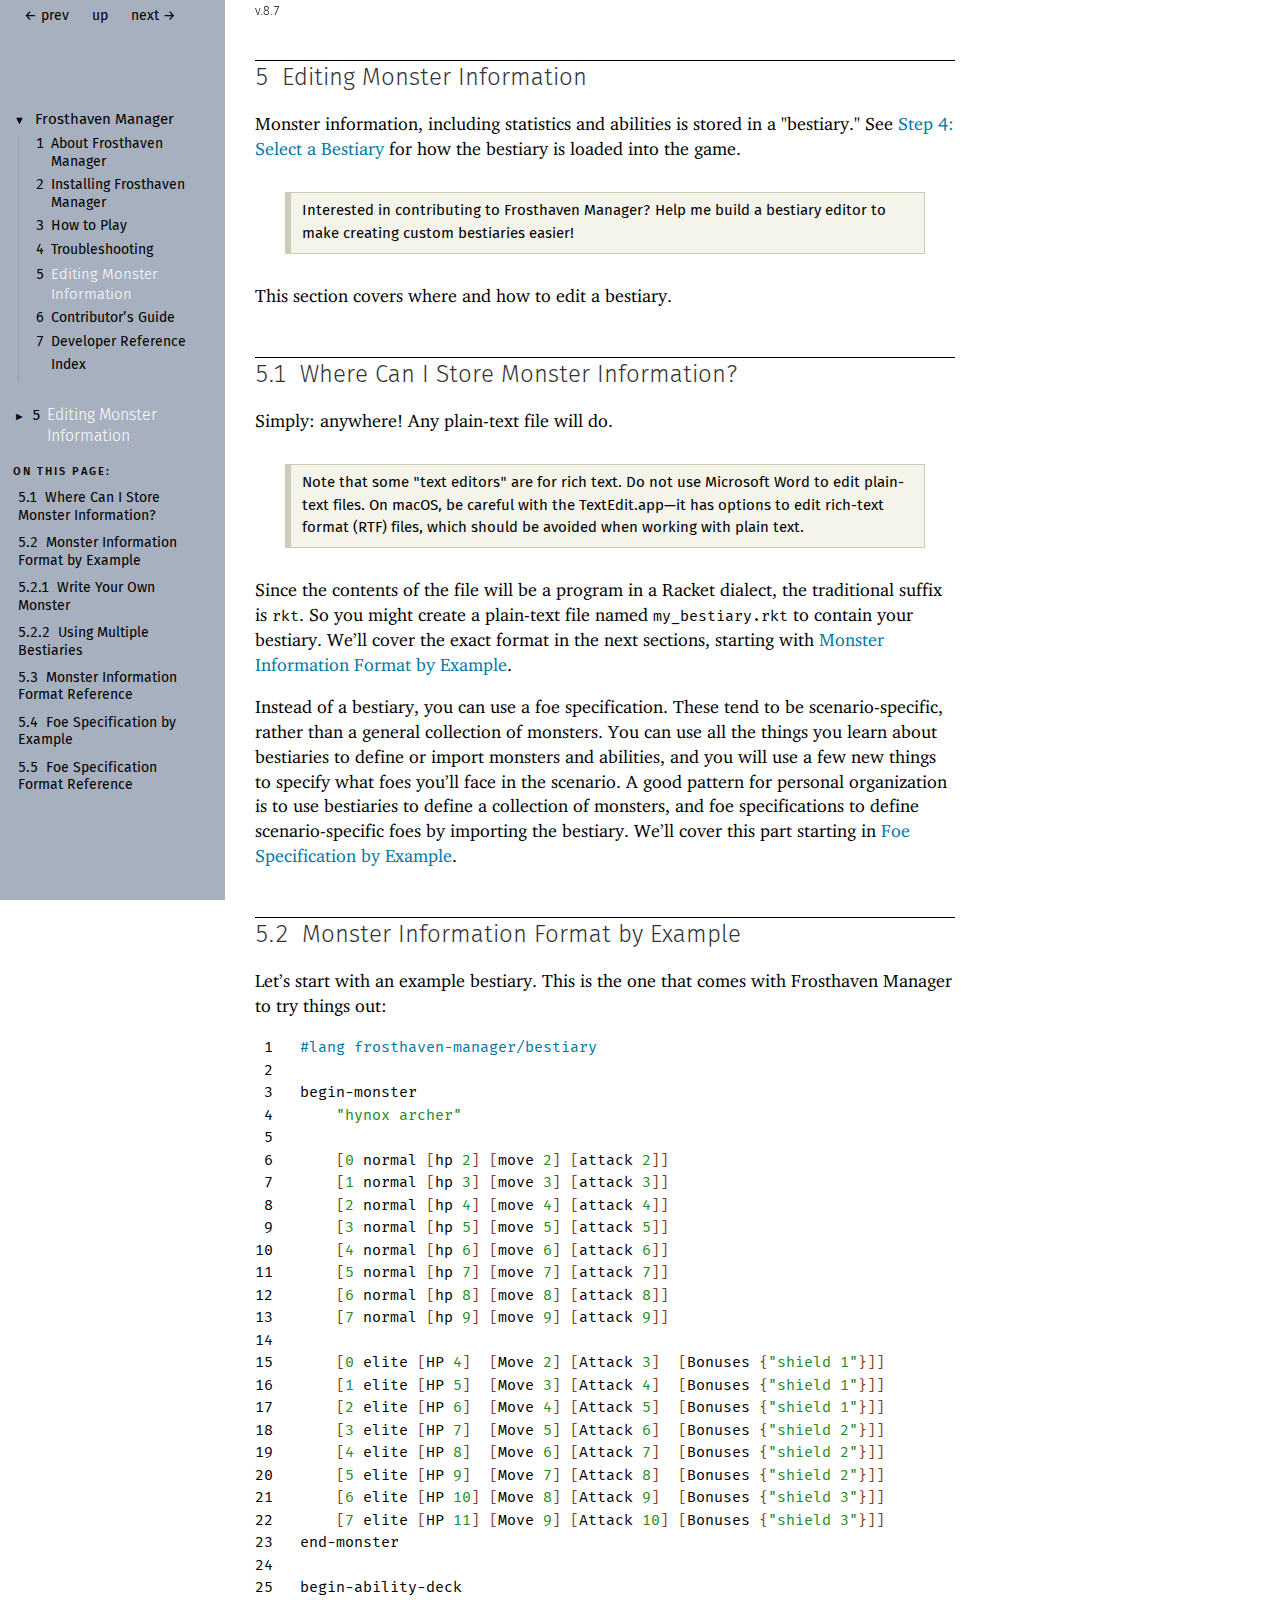
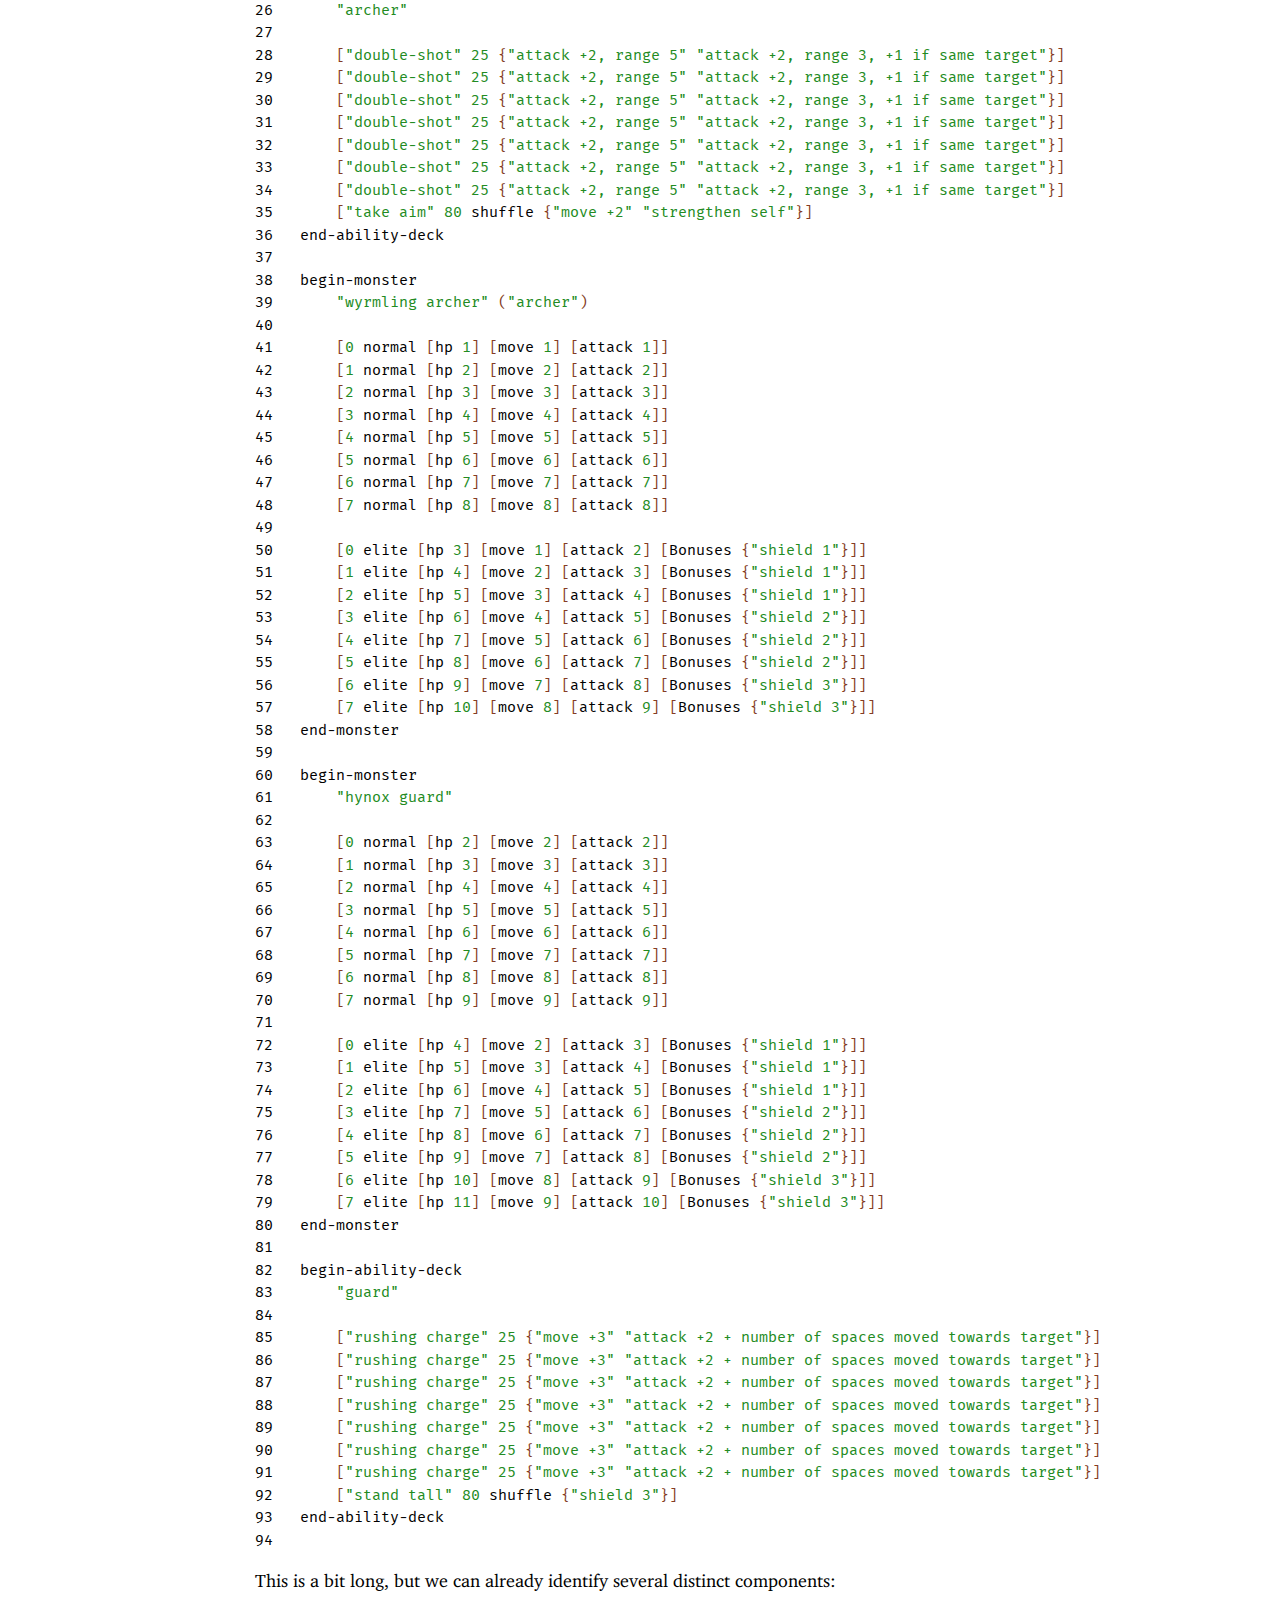
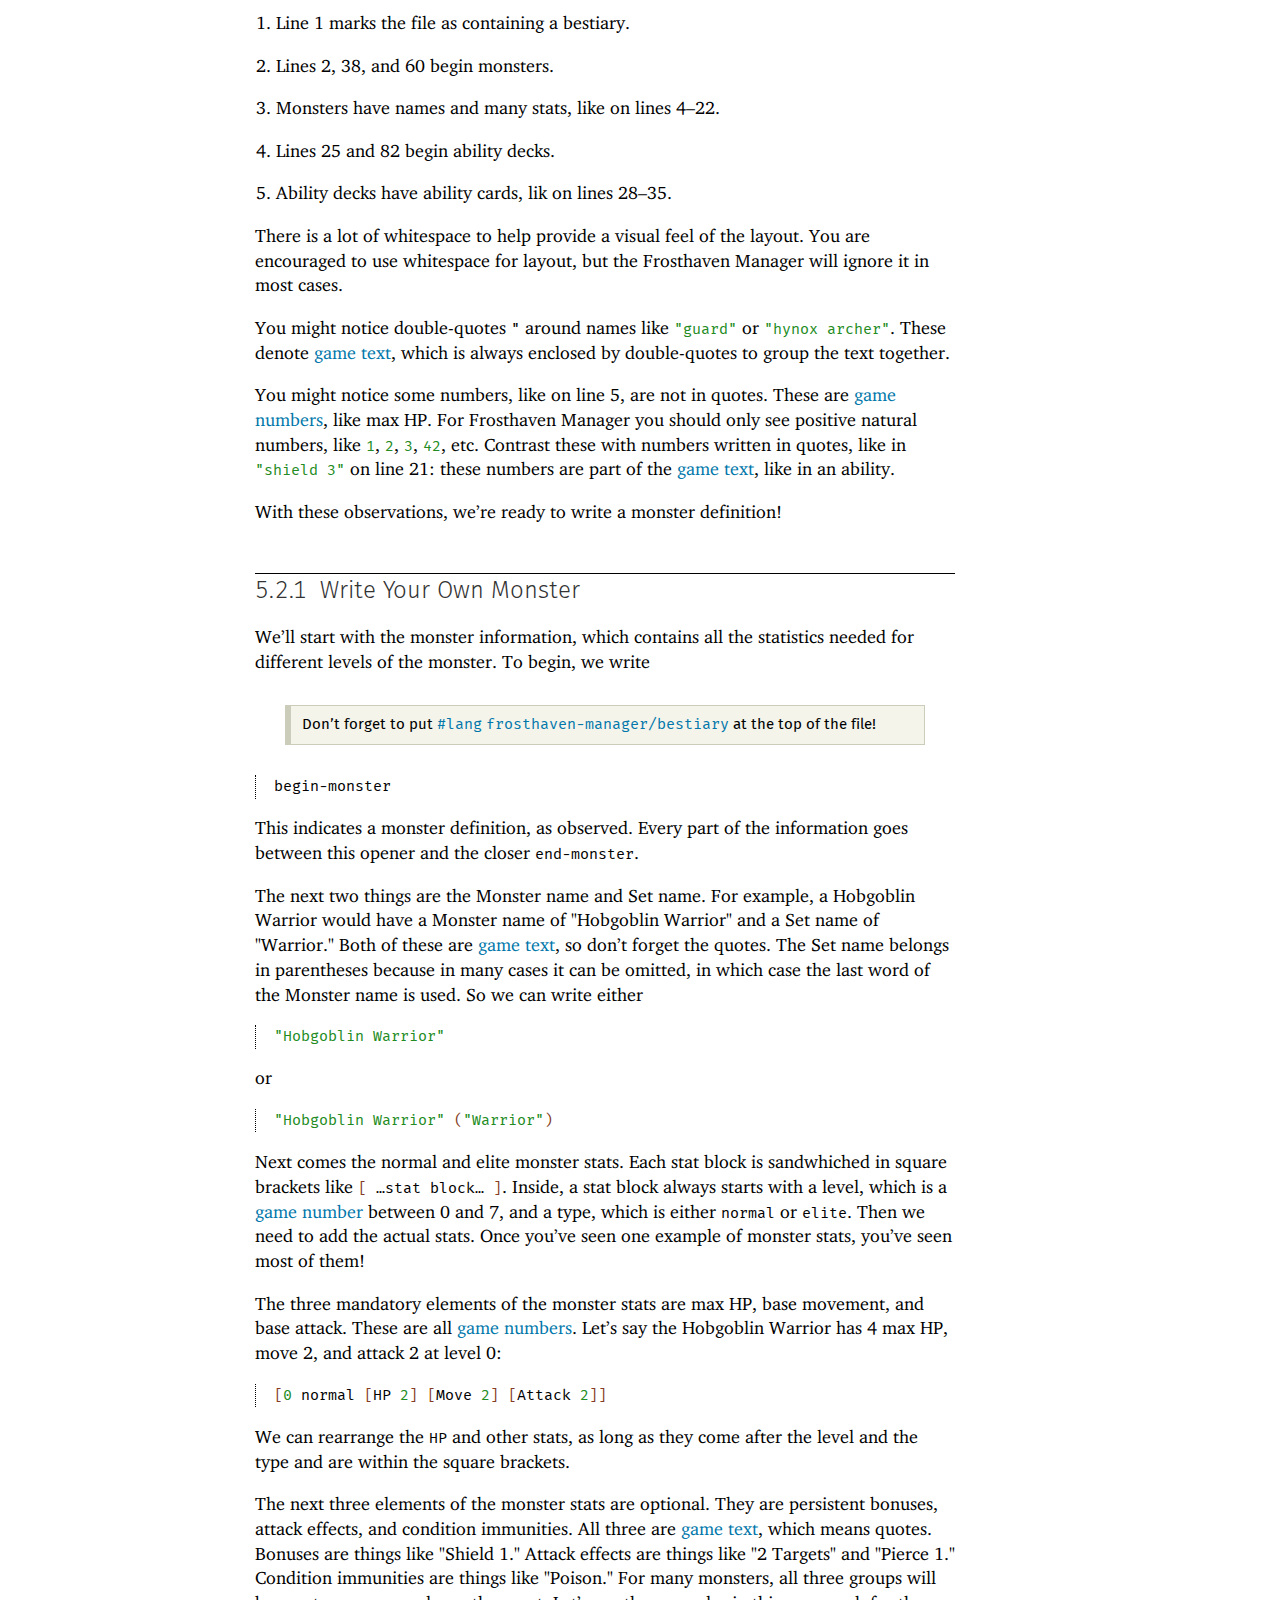
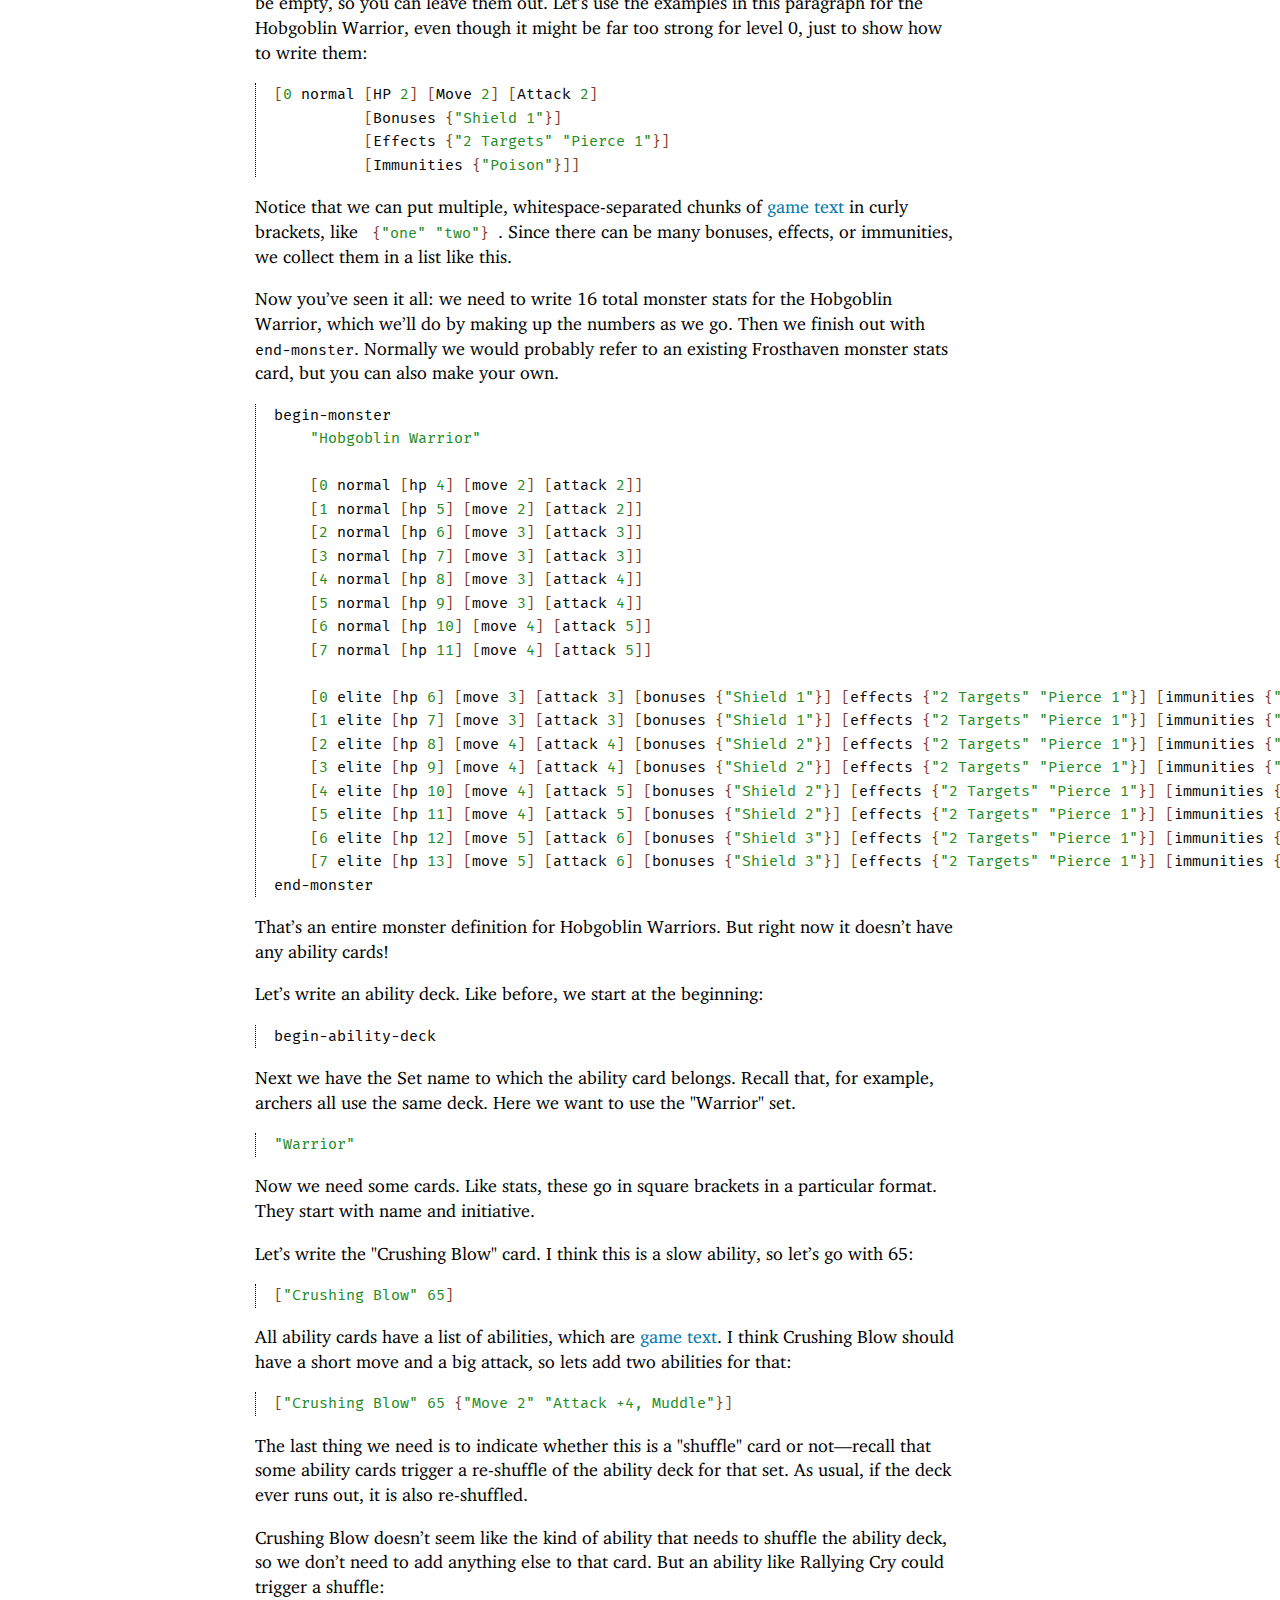
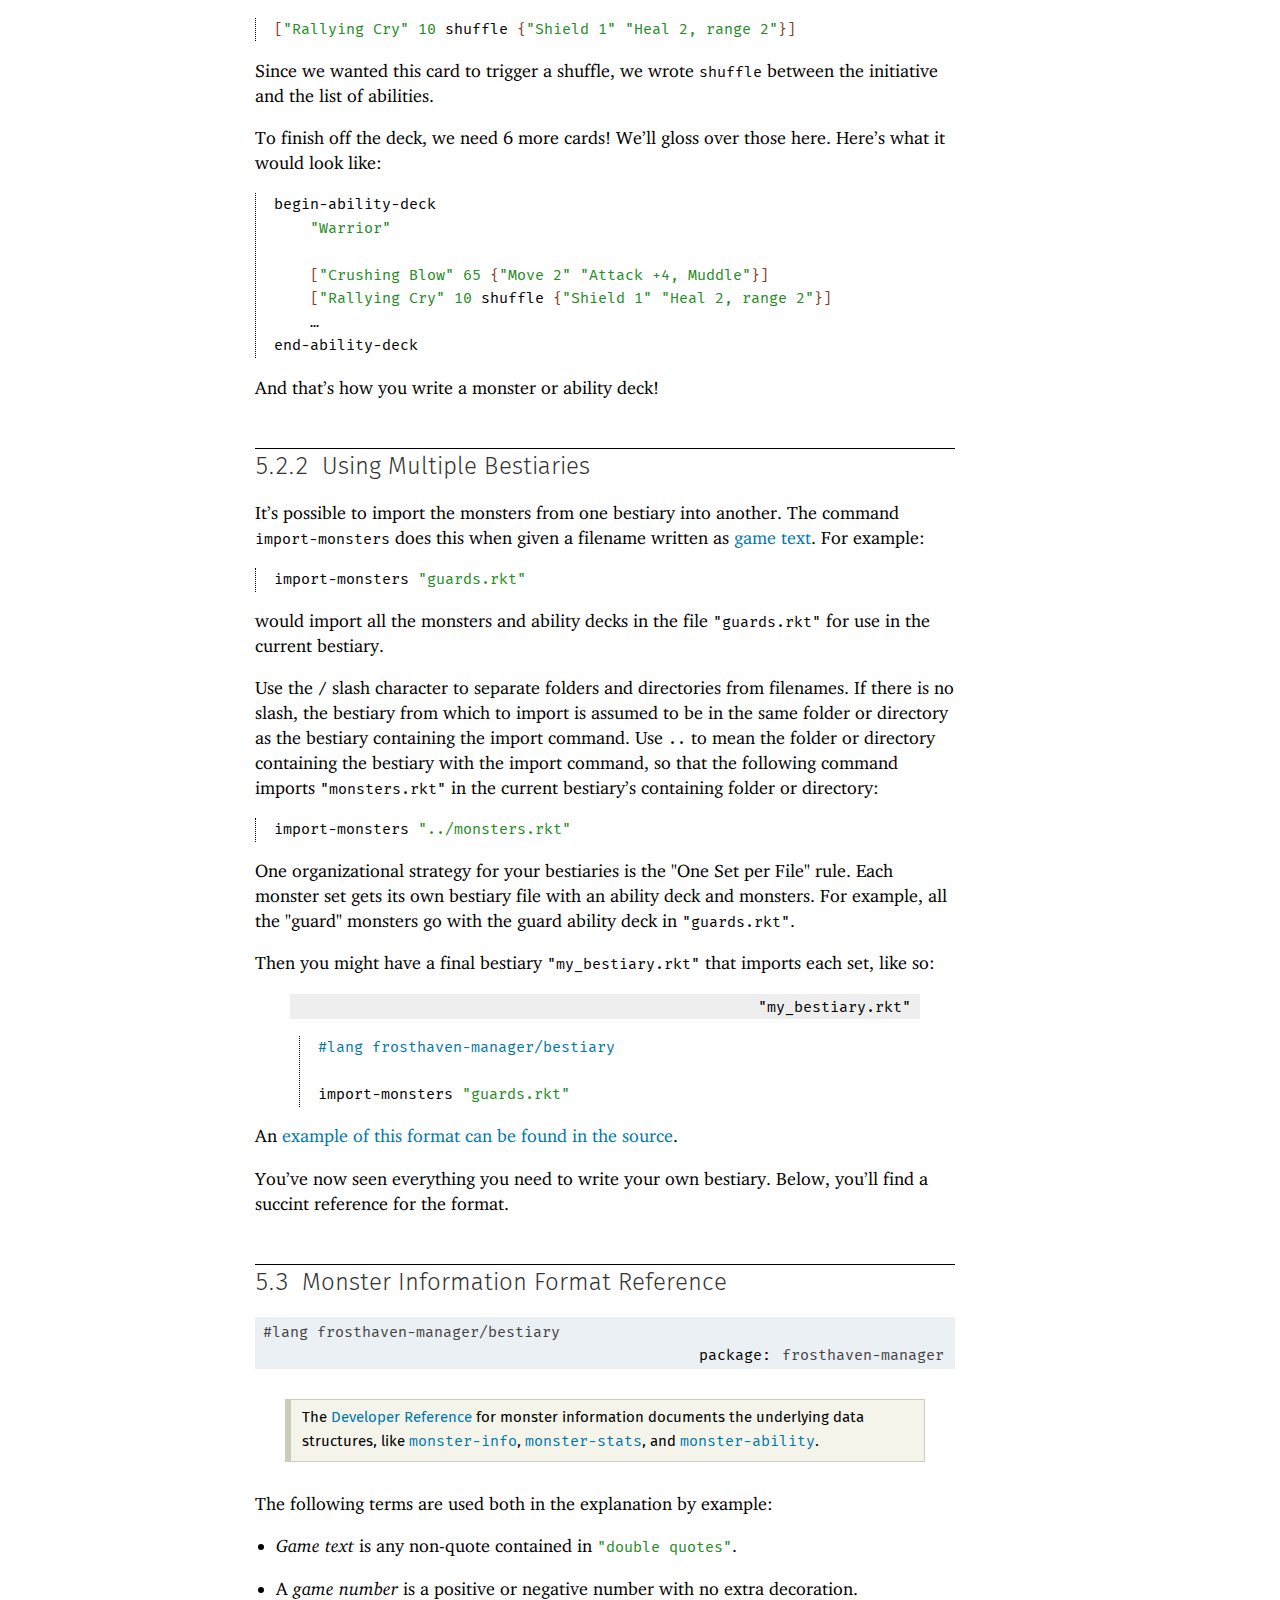
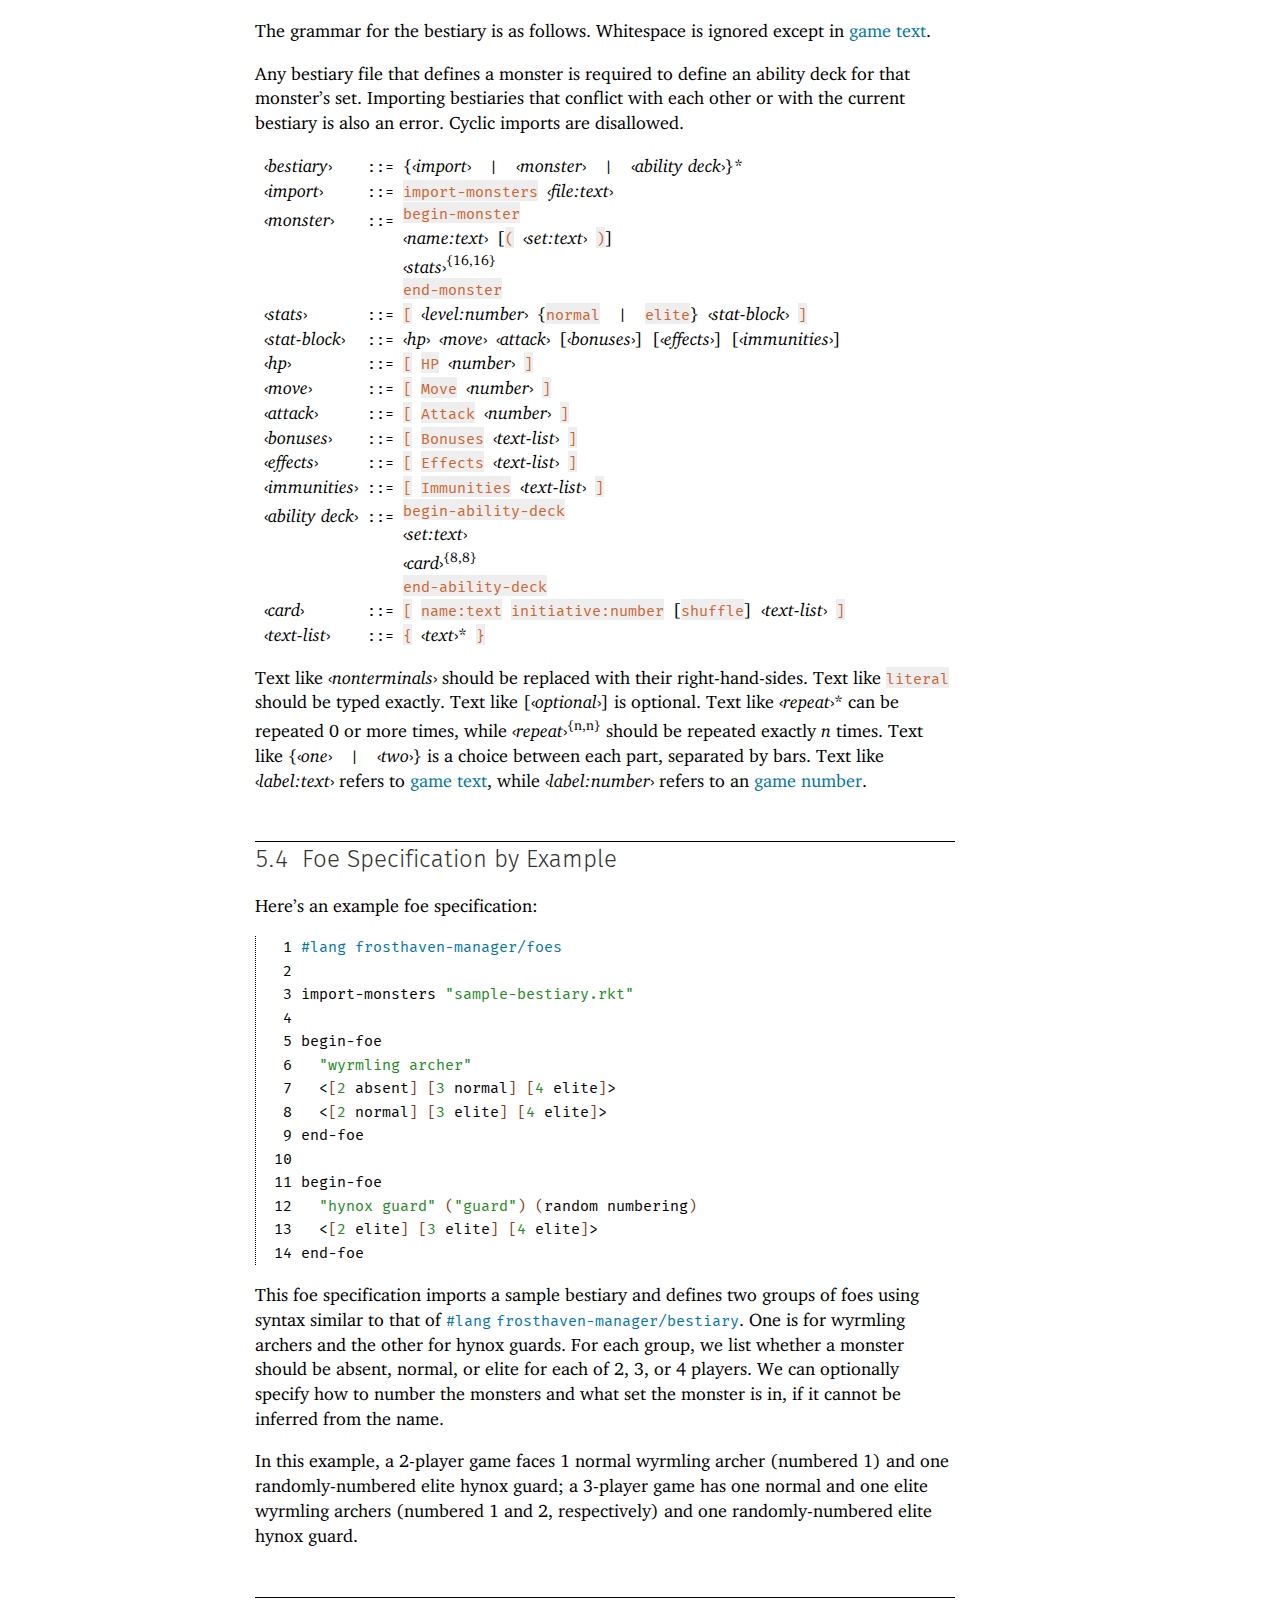
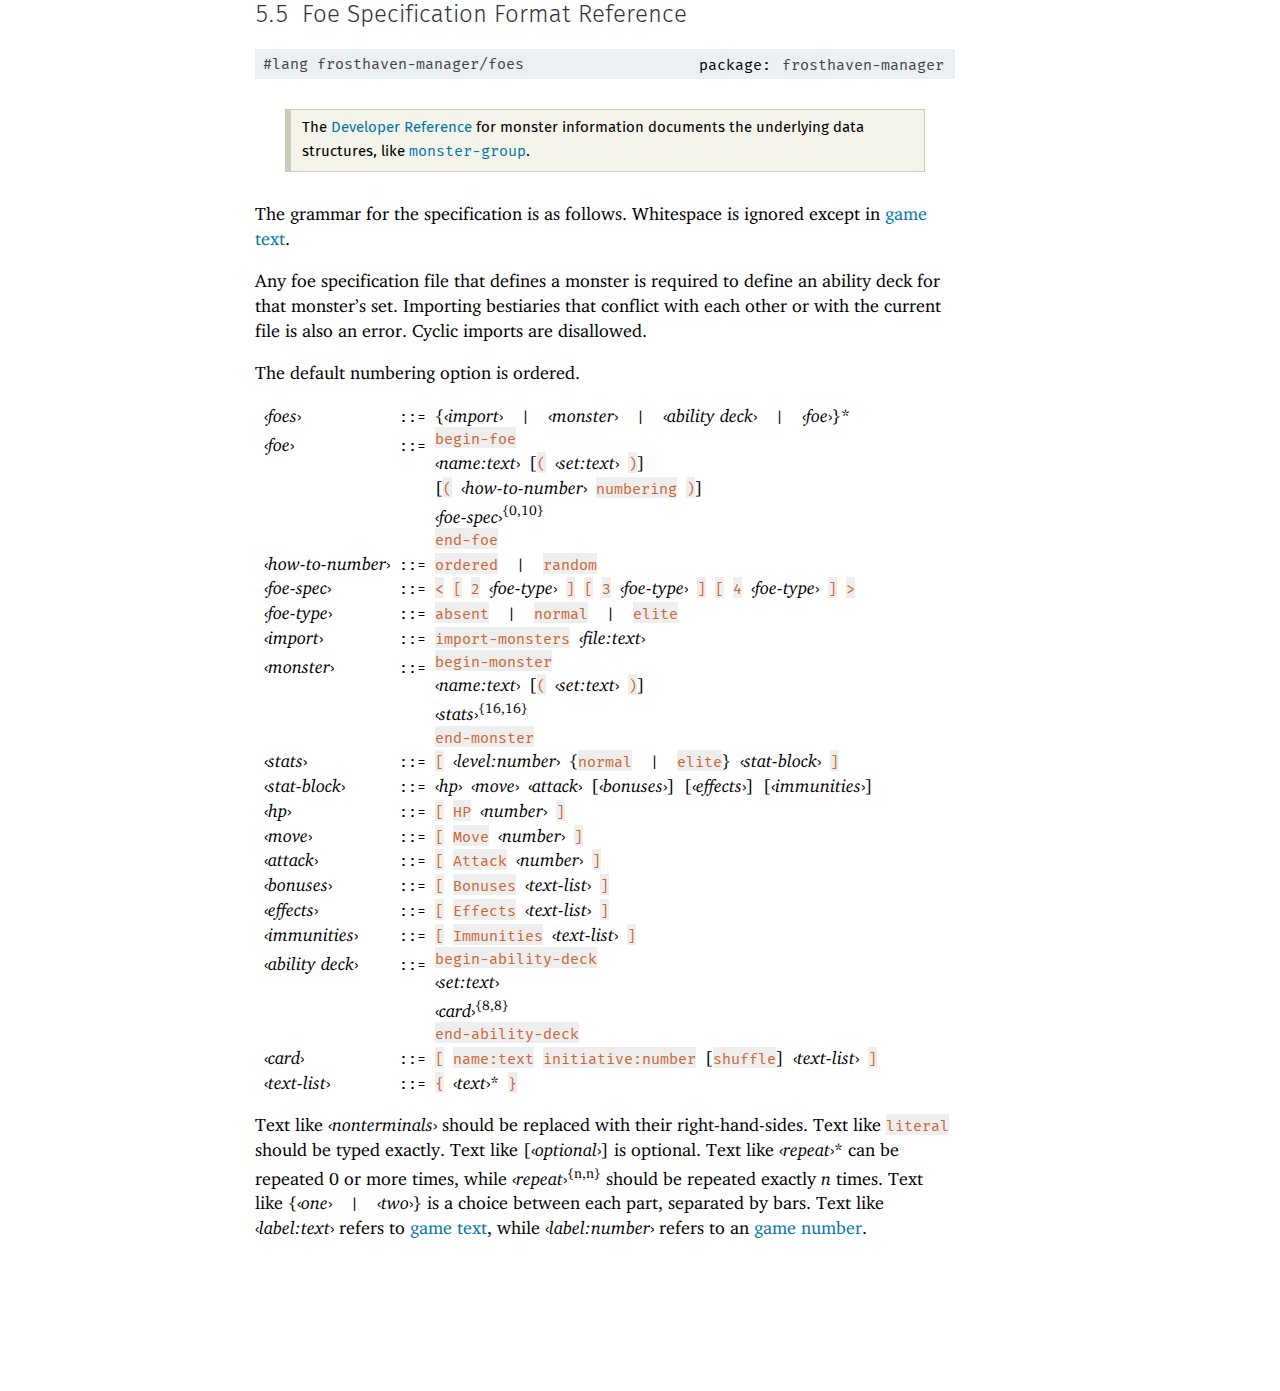
<file: Editing_Monster_Information.html>
<!DOCTYPE html PUBLIC "-//W3C//DTD HTML 4.01 Transitional//EN" "http://www.w3.org/TR/html4/loose.dtd">
<html><head><meta http-equiv="content-type" content="text/html; charset=utf-8"/><meta name="viewport" content="width=device-width, initial-scale=0.8"/><title>5&nbsp;Editing Monster Information</title><link rel="stylesheet" type="text/css" href="scribble.css" title="default"/><link rel="stylesheet" type="text/css" href="racket.css" title="default"/><link rel="stylesheet" type="text/css" href="manual-style.css" title="default"/><link rel="stylesheet" type="text/css" href="manual-racket.css" title="default"/><script type="text/javascript" src="scribble-common.js"></script><script type="text/javascript" src="manual-racket.js"></script><!--[if IE 6]><style type="text/css">.SIEHidden { overflow: hidden; }</style><![endif]--></head><body id="scribble-racket-lang-org"><div class="tocset"><div class="tocview"><div class="tocviewlist tocviewlisttopspace"><div class="tocviewtitle"><table cellspacing="0" cellpadding="0"><tr><td style="width: 1em;"><a href="javascript:void(0);" title="Expand/Collapse" class="tocviewtoggle" onclick="TocviewToggle(this,&quot;tocview_0&quot;);">&#9660;</a></td><td></td><td><a href="index.html" class="tocviewlink" data-pltdoc="x">Frosthaven Manager</a></td></tr></table></div><div class="tocviewsublisttop" style="display: block;" id="tocview_0"><table cellspacing="0" cellpadding="0"><tr><td align="right">1&nbsp;</td><td><a href="about-frosthaven-manager.html" class="tocviewlink" data-pltdoc="x">About Frosthaven Manager</a></td></tr><tr><td align="right">2&nbsp;</td><td><a href="Installing_Frosthaven_Manager.html" class="tocviewlink" data-pltdoc="x">Installing Frosthaven Manager</a></td></tr><tr><td align="right">3&nbsp;</td><td><a href="How_to_Play.html" class="tocviewlink" data-pltdoc="x">How to Play</a></td></tr><tr><td align="right">4&nbsp;</td><td><a href="Troubleshooting.html" class="tocviewlink" data-pltdoc="x">Troubleshooting</a></td></tr><tr><td align="right">5&nbsp;</td><td><a href="Editing_Monster_Information.html" class="tocviewselflink" data-pltdoc="x">Editing Monster Information</a></td></tr><tr><td align="right">6&nbsp;</td><td><a href="Contributor_s_Guide.html" class="tocviewlink" data-pltdoc="x">Contributor&rsquo;s Guide</a></td></tr><tr><td align="right">7&nbsp;</td><td><a href="Developer_Reference.html" class="tocviewlink" data-pltdoc="x">Developer Reference</a></td></tr><tr><td align="right"></td><td><a href="doc-index.html" class="tocviewlink" data-pltdoc="x">Index</a></td></tr></table></div></div><div class="tocviewlist"><table cellspacing="0" cellpadding="0"><tr><td style="width: 1em;"><a href="javascript:void(0);" title="Expand/Collapse" class="tocviewtoggle" onclick="TocviewToggle(this,&quot;tocview_1&quot;);">&#9658;</a></td><td>5&nbsp;</td><td><a href="Editing_Monster_Information.html" class="tocviewselflink" data-pltdoc="x">Editing Monster Information</a></td></tr></table><div class="tocviewsublistbottom" style="display: none;" id="tocview_1"><table cellspacing="0" cellpadding="0"><tr><td align="right">5.1&nbsp;</td><td><a href="Editing_Monster_Information.html#%28part._.Where_.Can_.I_.Store_.Monster_.Information_%29" class="tocviewlink" data-pltdoc="x">Where Can I Store Monster Information?</a></td></tr><tr><td align="right">5.2&nbsp;</td><td><a href="Editing_Monster_Information.html#%28part._.Monster_.Information_.Format_by_.Example%29" class="tocviewlink" data-pltdoc="x">Monster Information Format by Example</a></td></tr><tr><td align="right">5.3&nbsp;</td><td><a href="Editing_Monster_Information.html#%28part._.Monster_.Information_.Format_.Reference%29" class="tocviewlink" data-pltdoc="x">Monster Information Format Reference</a></td></tr><tr><td align="right">5.4&nbsp;</td><td><a href="Editing_Monster_Information.html#%28part._.Foe_.Specification_by_.Example%29" class="tocviewlink" data-pltdoc="x">Foe Specification by Example</a></td></tr><tr><td align="right">5.5&nbsp;</td><td><a href="Editing_Monster_Information.html#%28part._.Foe_.Specification_.Format_.Reference%29" class="tocviewlink" data-pltdoc="x">Foe Specification Format Reference</a></td></tr></table></div></div></div><div class="tocsub"><div class="tocsubtitle">On this page:</div><table class="tocsublist" cellspacing="0"><tr><td><span class="tocsublinknumber">5.1<tt>&nbsp;</tt></span><a href="#%28part._.Where_.Can_.I_.Store_.Monster_.Information_%29" class="tocsubseclink" data-pltdoc="x">Where Can I Store Monster Information?</a></td></tr><tr><td><span class="tocsublinknumber">5.2<tt>&nbsp;</tt></span><a href="#%28part._.Monster_.Information_.Format_by_.Example%29" class="tocsubseclink" data-pltdoc="x">Monster Information Format by Example</a></td></tr><tr><td><span class="tocsublinknumber">5.2.1<tt>&nbsp;</tt></span><a href="#%28part._.Write_.Your_.Own_.Monster%29" class="tocsubseclink" data-pltdoc="x">Write Your Own Monster</a></td></tr><tr><td><span class="tocsublinknumber">5.2.2<tt>&nbsp;</tt></span><a href="#%28part._.Using_.Multiple_.Bestiaries%29" class="tocsubseclink" data-pltdoc="x">Using Multiple Bestiaries</a></td></tr><tr><td><span class="tocsublinknumber">5.3<tt>&nbsp;</tt></span><a href="#%28part._.Monster_.Information_.Format_.Reference%29" class="tocsubseclink" data-pltdoc="x">Monster Information Format Reference</a></td></tr><tr><td><span class="tocsublinknumber">5.4<tt>&nbsp;</tt></span><a href="#%28part._.Foe_.Specification_by_.Example%29" class="tocsubseclink" data-pltdoc="x">Foe Specification by Example</a></td></tr><tr><td><span class="tocsublinknumber">5.5<tt>&nbsp;</tt></span><a href="#%28part._.Foe_.Specification_.Format_.Reference%29" class="tocsubseclink" data-pltdoc="x">Foe Specification Format Reference</a></td></tr></table></div></div><div class="maincolumn"><div class="main"><div class="versionbox"><span class="version">8.7</span></div><div class="navsettop"><span class="navleft"><div class="nosearchform"></div>&nbsp;&nbsp;<span class="tocsettoggle">&nbsp;&nbsp;<a href="javascript:void(0);" title="show/hide table of contents" onclick="TocsetToggle();">contents</a></span></span><span class="navright">&nbsp;&nbsp;<a href="Troubleshooting.html" title="backward to &quot;4 Troubleshooting&quot;" data-pltdoc="x">&larr; prev</a>&nbsp;&nbsp;<a href="index.html" title="up to &quot;Frosthaven Manager&quot;" data-pltdoc="x">up</a>&nbsp;&nbsp;<a href="Contributor_s_Guide.html" title="forward to &quot;6 Contributor's Guide&quot;" data-pltdoc="x">next &rarr;</a></span>&nbsp;</div><h3>5<tt>&nbsp;</tt><a name="(part._.Editing_.Monster_.Information)"></a>Editing Monster Information</h3><p>Monster information, including statistics and abilities is stored in a
"bestiary." See <a href="How_to_Play.html#%28part._select-monster-db%29" data-pltdoc="x">Step 4: Select a Bestiary</a> for how the bestiary is loaded
into the game.</p><blockquote class="refpara"><blockquote class="refcolumn"><blockquote class="refcontent"><p>Interested in contributing to Frosthaven Manager? Help me build a
bestiary editor to make creating custom bestiaries easier!</p></blockquote></blockquote></blockquote><p>This section covers where and how to edit a bestiary.</p><h4>5.1<tt>&nbsp;</tt><a name="(part._.Where_.Can_.I_.Store_.Monster_.Information_)"></a>Where Can I Store Monster Information?</h4><p>Simply: anywhere! Any plain-text file will do.</p><blockquote class="refpara"><blockquote class="refcolumn"><blockquote class="refcontent"><p>Note that some "text editors" are for rich text. Do not use
Microsoft Word to edit plain-text files. On macOS, be careful with the
TextEdit.app&#8212;<wbr></wbr>it has options to edit rich-text format (RTF) files, which should
be avoided when working with plain text.</p></blockquote></blockquote></blockquote><p>Since the contents of the file will be a program in a Racket dialect, the
traditional suffix is <span class="stt">rkt</span>. So you might create a plain-text file named
<span class="stt">my_bestiary.rkt</span> to contain your bestiary. We&rsquo;ll cover the exact
format in the next sections, starting with <a href="Editing_Monster_Information.html#%28part._.Monster_.Information_.Format_by_.Example%29" data-pltdoc="x">Monster Information Format by Example</a>.</p><p>Instead of a bestiary, you can use a foe specification. These tend to be
scenario-specific, rather than a general collection of monsters. You can use all
the things you learn about bestiaries to define or import monsters and
abilities, and you will use a few new things to specify what foes you&rsquo;ll face in
the scenario. A good pattern for personal organization is to use bestiaries to
define a collection of monsters, and foe specifications to define
scenario-specific foes by importing the bestiary. We&rsquo;ll cover this part starting
in <a href="Editing_Monster_Information.html#%28part._.Foe_.Specification_by_.Example%29" data-pltdoc="x">Foe Specification by Example</a>.</p><h4>5.2<tt>&nbsp;</tt><a name="(part._.Monster_.Information_.Format_by_.Example)"></a>Monster Information Format by Example</h4><p>Let&rsquo;s start with an example bestiary. This is the one that comes with
Frosthaven Manager to try things out:</p><p><table cellspacing="0" cellpadding="0" class="RktBlk"><tr><td><span class="Smaller"><span class="Smaller"><span class="hspace">&nbsp;</span><span class="stt">1</span><span class="hspace">&nbsp;</span></span></span><span class="hspace">&nbsp;&nbsp;</span><a href="http://pkg-build.racket-lang.org/doc/guide/Module_Syntax.html#%28part._hash-lang%29" class="RktModLink" data-pltdoc="x"><span class="RktMod">#lang</span></a><span class="RktMeta"></span><span class="hspace">&nbsp;</span><span class="RktMeta"></span><a href="Editing_Monster_Information.html#%28mod-path._frosthaven-manager%2Fbestiary%29" class="RktModLink" data-pltdoc="x"><span class="RktSym">frosthaven-manager/bestiary</span></a><span class="RktMeta"></span></td></tr><tr><td><span class="Smaller"><span class="Smaller"><span class="hspace">&nbsp;</span><span class="stt">2</span><span class="hspace">&nbsp;</span></span></span><span class="hspace">&nbsp;&nbsp;</span><span class="RktMeta">&#160;</span></td></tr><tr><td><span class="Smaller"><span class="Smaller"><span class="hspace">&nbsp;</span><span class="stt">3</span><span class="hspace">&nbsp;</span></span></span><span class="hspace">&nbsp;&nbsp;</span><span class="RktMeta">begin-monster</span></td></tr><tr><td><span class="Smaller"><span class="Smaller"><span class="hspace">&nbsp;</span><span class="stt">4</span><span class="hspace">&nbsp;</span></span></span><span class="hspace">&nbsp;&nbsp;</span><span class="RktMeta"></span><span class="hspace">&nbsp;&nbsp;&nbsp;&nbsp;</span><span class="RktMeta"></span><span class="RktVal">"hynox</span><span class="hspace">&nbsp;</span><span class="RktVal">archer"</span><span class="RktMeta"></span></td></tr><tr><td><span class="Smaller"><span class="Smaller"><span class="hspace">&nbsp;</span><span class="stt">5</span><span class="hspace">&nbsp;</span></span></span><span class="hspace">&nbsp;&nbsp;</span><span class="RktMeta">&#160;</span></td></tr><tr><td><span class="Smaller"><span class="Smaller"><span class="hspace">&nbsp;</span><span class="stt">6</span><span class="hspace">&nbsp;</span></span></span><span class="hspace">&nbsp;&nbsp;</span><span class="RktMeta"></span><span class="hspace">&nbsp;&nbsp;&nbsp;&nbsp;</span><span class="RktMeta"></span><span class="RktPn">[</span><span class="RktVal">0</span><span class="RktMeta"></span><span class="hspace">&nbsp;</span><span class="RktMeta">normal</span><span class="hspace">&nbsp;</span><span class="RktMeta"></span><span class="RktPn">[</span><span class="RktMeta">hp</span><span class="hspace">&nbsp;</span><span class="RktMeta"></span><span class="RktVal">2</span><span class="RktPn">]</span><span class="RktMeta"></span><span class="hspace">&nbsp;</span><span class="RktMeta"></span><span class="RktPn">[</span><span class="RktMeta">move</span><span class="hspace">&nbsp;</span><span class="RktMeta"></span><span class="RktVal">2</span><span class="RktPn">]</span><span class="RktMeta"></span><span class="hspace">&nbsp;</span><span class="RktMeta"></span><span class="RktPn">[</span><span class="RktMeta">attack</span><span class="hspace">&nbsp;</span><span class="RktMeta"></span><span class="RktVal">2</span><span class="RktPn">]</span><span class="RktPn">]</span><span class="RktMeta"></span></td></tr><tr><td><span class="Smaller"><span class="Smaller"><span class="hspace">&nbsp;</span><span class="stt">7</span><span class="hspace">&nbsp;</span></span></span><span class="hspace">&nbsp;&nbsp;</span><span class="RktMeta"></span><span class="hspace">&nbsp;&nbsp;&nbsp;&nbsp;</span><span class="RktMeta"></span><span class="RktPn">[</span><span class="RktVal">1</span><span class="RktMeta"></span><span class="hspace">&nbsp;</span><span class="RktMeta">normal</span><span class="hspace">&nbsp;</span><span class="RktMeta"></span><span class="RktPn">[</span><span class="RktMeta">hp</span><span class="hspace">&nbsp;</span><span class="RktMeta"></span><span class="RktVal">3</span><span class="RktPn">]</span><span class="RktMeta"></span><span class="hspace">&nbsp;</span><span class="RktMeta"></span><span class="RktPn">[</span><span class="RktMeta">move</span><span class="hspace">&nbsp;</span><span class="RktMeta"></span><span class="RktVal">3</span><span class="RktPn">]</span><span class="RktMeta"></span><span class="hspace">&nbsp;</span><span class="RktMeta"></span><span class="RktPn">[</span><span class="RktMeta">attack</span><span class="hspace">&nbsp;</span><span class="RktMeta"></span><span class="RktVal">3</span><span class="RktPn">]</span><span class="RktPn">]</span><span class="RktMeta"></span></td></tr><tr><td><span class="Smaller"><span class="Smaller"><span class="hspace">&nbsp;</span><span class="stt">8</span><span class="hspace">&nbsp;</span></span></span><span class="hspace">&nbsp;&nbsp;</span><span class="RktMeta"></span><span class="hspace">&nbsp;&nbsp;&nbsp;&nbsp;</span><span class="RktMeta"></span><span class="RktPn">[</span><span class="RktVal">2</span><span class="RktMeta"></span><span class="hspace">&nbsp;</span><span class="RktMeta">normal</span><span class="hspace">&nbsp;</span><span class="RktMeta"></span><span class="RktPn">[</span><span class="RktMeta">hp</span><span class="hspace">&nbsp;</span><span class="RktMeta"></span><span class="RktVal">4</span><span class="RktPn">]</span><span class="RktMeta"></span><span class="hspace">&nbsp;</span><span class="RktMeta"></span><span class="RktPn">[</span><span class="RktMeta">move</span><span class="hspace">&nbsp;</span><span class="RktMeta"></span><span class="RktVal">4</span><span class="RktPn">]</span><span class="RktMeta"></span><span class="hspace">&nbsp;</span><span class="RktMeta"></span><span class="RktPn">[</span><span class="RktMeta">attack</span><span class="hspace">&nbsp;</span><span class="RktMeta"></span><span class="RktVal">4</span><span class="RktPn">]</span><span class="RktPn">]</span><span class="RktMeta"></span></td></tr><tr><td><span class="Smaller"><span class="Smaller"><span class="hspace">&nbsp;</span><span class="stt">9</span><span class="hspace">&nbsp;</span></span></span><span class="hspace">&nbsp;&nbsp;</span><span class="RktMeta"></span><span class="hspace">&nbsp;&nbsp;&nbsp;&nbsp;</span><span class="RktMeta"></span><span class="RktPn">[</span><span class="RktVal">3</span><span class="RktMeta"></span><span class="hspace">&nbsp;</span><span class="RktMeta">normal</span><span class="hspace">&nbsp;</span><span class="RktMeta"></span><span class="RktPn">[</span><span class="RktMeta">hp</span><span class="hspace">&nbsp;</span><span class="RktMeta"></span><span class="RktVal">5</span><span class="RktPn">]</span><span class="RktMeta"></span><span class="hspace">&nbsp;</span><span class="RktMeta"></span><span class="RktPn">[</span><span class="RktMeta">move</span><span class="hspace">&nbsp;</span><span class="RktMeta"></span><span class="RktVal">5</span><span class="RktPn">]</span><span class="RktMeta"></span><span class="hspace">&nbsp;</span><span class="RktMeta"></span><span class="RktPn">[</span><span class="RktMeta">attack</span><span class="hspace">&nbsp;</span><span class="RktMeta"></span><span class="RktVal">5</span><span class="RktPn">]</span><span class="RktPn">]</span><span class="RktMeta"></span></td></tr><tr><td><span class="Smaller"><span class="Smaller"><span class="stt">10</span><span class="hspace">&nbsp;</span></span></span><span class="hspace">&nbsp;&nbsp;</span><span class="RktMeta"></span><span class="hspace">&nbsp;&nbsp;&nbsp;&nbsp;</span><span class="RktMeta"></span><span class="RktPn">[</span><span class="RktVal">4</span><span class="RktMeta"></span><span class="hspace">&nbsp;</span><span class="RktMeta">normal</span><span class="hspace">&nbsp;</span><span class="RktMeta"></span><span class="RktPn">[</span><span class="RktMeta">hp</span><span class="hspace">&nbsp;</span><span class="RktMeta"></span><span class="RktVal">6</span><span class="RktPn">]</span><span class="RktMeta"></span><span class="hspace">&nbsp;</span><span class="RktMeta"></span><span class="RktPn">[</span><span class="RktMeta">move</span><span class="hspace">&nbsp;</span><span class="RktMeta"></span><span class="RktVal">6</span><span class="RktPn">]</span><span class="RktMeta"></span><span class="hspace">&nbsp;</span><span class="RktMeta"></span><span class="RktPn">[</span><span class="RktMeta">attack</span><span class="hspace">&nbsp;</span><span class="RktMeta"></span><span class="RktVal">6</span><span class="RktPn">]</span><span class="RktPn">]</span><span class="RktMeta"></span></td></tr><tr><td><span class="Smaller"><span class="Smaller"><span class="stt">11</span><span class="hspace">&nbsp;</span></span></span><span class="hspace">&nbsp;&nbsp;</span><span class="RktMeta"></span><span class="hspace">&nbsp;&nbsp;&nbsp;&nbsp;</span><span class="RktMeta"></span><span class="RktPn">[</span><span class="RktVal">5</span><span class="RktMeta"></span><span class="hspace">&nbsp;</span><span class="RktMeta">normal</span><span class="hspace">&nbsp;</span><span class="RktMeta"></span><span class="RktPn">[</span><span class="RktMeta">hp</span><span class="hspace">&nbsp;</span><span class="RktMeta"></span><span class="RktVal">7</span><span class="RktPn">]</span><span class="RktMeta"></span><span class="hspace">&nbsp;</span><span class="RktMeta"></span><span class="RktPn">[</span><span class="RktMeta">move</span><span class="hspace">&nbsp;</span><span class="RktMeta"></span><span class="RktVal">7</span><span class="RktPn">]</span><span class="RktMeta"></span><span class="hspace">&nbsp;</span><span class="RktMeta"></span><span class="RktPn">[</span><span class="RktMeta">attack</span><span class="hspace">&nbsp;</span><span class="RktMeta"></span><span class="RktVal">7</span><span class="RktPn">]</span><span class="RktPn">]</span><span class="RktMeta"></span></td></tr><tr><td><span class="Smaller"><span class="Smaller"><span class="stt">12</span><span class="hspace">&nbsp;</span></span></span><span class="hspace">&nbsp;&nbsp;</span><span class="RktMeta"></span><span class="hspace">&nbsp;&nbsp;&nbsp;&nbsp;</span><span class="RktMeta"></span><span class="RktPn">[</span><span class="RktVal">6</span><span class="RktMeta"></span><span class="hspace">&nbsp;</span><span class="RktMeta">normal</span><span class="hspace">&nbsp;</span><span class="RktMeta"></span><span class="RktPn">[</span><span class="RktMeta">hp</span><span class="hspace">&nbsp;</span><span class="RktMeta"></span><span class="RktVal">8</span><span class="RktPn">]</span><span class="RktMeta"></span><span class="hspace">&nbsp;</span><span class="RktMeta"></span><span class="RktPn">[</span><span class="RktMeta">move</span><span class="hspace">&nbsp;</span><span class="RktMeta"></span><span class="RktVal">8</span><span class="RktPn">]</span><span class="RktMeta"></span><span class="hspace">&nbsp;</span><span class="RktMeta"></span><span class="RktPn">[</span><span class="RktMeta">attack</span><span class="hspace">&nbsp;</span><span class="RktMeta"></span><span class="RktVal">8</span><span class="RktPn">]</span><span class="RktPn">]</span><span class="RktMeta"></span></td></tr><tr><td><span class="Smaller"><span class="Smaller"><span class="stt">13</span><span class="hspace">&nbsp;</span></span></span><span class="hspace">&nbsp;&nbsp;</span><span class="RktMeta"></span><span class="hspace">&nbsp;&nbsp;&nbsp;&nbsp;</span><span class="RktMeta"></span><span class="RktPn">[</span><span class="RktVal">7</span><span class="RktMeta"></span><span class="hspace">&nbsp;</span><span class="RktMeta">normal</span><span class="hspace">&nbsp;</span><span class="RktMeta"></span><span class="RktPn">[</span><span class="RktMeta">hp</span><span class="hspace">&nbsp;</span><span class="RktMeta"></span><span class="RktVal">9</span><span class="RktPn">]</span><span class="RktMeta"></span><span class="hspace">&nbsp;</span><span class="RktMeta"></span><span class="RktPn">[</span><span class="RktMeta">move</span><span class="hspace">&nbsp;</span><span class="RktMeta"></span><span class="RktVal">9</span><span class="RktPn">]</span><span class="RktMeta"></span><span class="hspace">&nbsp;</span><span class="RktMeta"></span><span class="RktPn">[</span><span class="RktMeta">attack</span><span class="hspace">&nbsp;</span><span class="RktMeta"></span><span class="RktVal">9</span><span class="RktPn">]</span><span class="RktPn">]</span><span class="RktMeta"></span></td></tr><tr><td><span class="Smaller"><span class="Smaller"><span class="stt">14</span><span class="hspace">&nbsp;</span></span></span><span class="hspace">&nbsp;&nbsp;</span><span class="RktMeta">&#160;</span></td></tr><tr><td><span class="Smaller"><span class="Smaller"><span class="stt">15</span><span class="hspace">&nbsp;</span></span></span><span class="hspace">&nbsp;&nbsp;</span><span class="RktMeta"></span><span class="hspace">&nbsp;&nbsp;&nbsp;&nbsp;</span><span class="RktMeta"></span><span class="RktPn">[</span><span class="RktVal">0</span><span class="RktMeta"></span><span class="hspace">&nbsp;</span><span class="RktMeta">elite</span><span class="hspace">&nbsp;</span><span class="RktMeta"></span><span class="RktPn">[</span><span class="RktMeta">HP</span><span class="hspace">&nbsp;</span><span class="RktMeta"></span><span class="RktVal">4</span><span class="RktPn">]</span><span class="RktMeta"></span><span class="hspace">&nbsp;&nbsp;</span><span class="RktMeta"></span><span class="RktPn">[</span><span class="RktMeta">Move</span><span class="hspace">&nbsp;</span><span class="RktMeta"></span><span class="RktVal">2</span><span class="RktPn">]</span><span class="RktMeta"></span><span class="hspace">&nbsp;</span><span class="RktMeta"></span><span class="RktPn">[</span><span class="RktMeta">Attack</span><span class="hspace">&nbsp;</span><span class="RktMeta"></span><span class="RktVal">3</span><span class="RktPn">]</span><span class="RktMeta"></span><span class="hspace">&nbsp;&nbsp;</span><span class="RktMeta"></span><span class="RktPn">[</span><span class="RktMeta">Bonuses</span><span class="hspace">&nbsp;</span><span class="RktMeta"></span><span class="RktPn">{</span><span class="RktVal">"shield</span><span class="hspace">&nbsp;</span><span class="RktVal">1"</span><span class="RktPn">}</span><span class="RktPn">]</span><span class="RktPn">]</span><span class="RktMeta"></span></td></tr><tr><td><span class="Smaller"><span class="Smaller"><span class="stt">16</span><span class="hspace">&nbsp;</span></span></span><span class="hspace">&nbsp;&nbsp;</span><span class="RktMeta"></span><span class="hspace">&nbsp;&nbsp;&nbsp;&nbsp;</span><span class="RktMeta"></span><span class="RktPn">[</span><span class="RktVal">1</span><span class="RktMeta"></span><span class="hspace">&nbsp;</span><span class="RktMeta">elite</span><span class="hspace">&nbsp;</span><span class="RktMeta"></span><span class="RktPn">[</span><span class="RktMeta">HP</span><span class="hspace">&nbsp;</span><span class="RktMeta"></span><span class="RktVal">5</span><span class="RktPn">]</span><span class="RktMeta"></span><span class="hspace">&nbsp;&nbsp;</span><span class="RktMeta"></span><span class="RktPn">[</span><span class="RktMeta">Move</span><span class="hspace">&nbsp;</span><span class="RktMeta"></span><span class="RktVal">3</span><span class="RktPn">]</span><span class="RktMeta"></span><span class="hspace">&nbsp;</span><span class="RktMeta"></span><span class="RktPn">[</span><span class="RktMeta">Attack</span><span class="hspace">&nbsp;</span><span class="RktMeta"></span><span class="RktVal">4</span><span class="RktPn">]</span><span class="RktMeta"></span><span class="hspace">&nbsp;&nbsp;</span><span class="RktMeta"></span><span class="RktPn">[</span><span class="RktMeta">Bonuses</span><span class="hspace">&nbsp;</span><span class="RktMeta"></span><span class="RktPn">{</span><span class="RktVal">"shield</span><span class="hspace">&nbsp;</span><span class="RktVal">1"</span><span class="RktPn">}</span><span class="RktPn">]</span><span class="RktPn">]</span><span class="RktMeta"></span></td></tr><tr><td><span class="Smaller"><span class="Smaller"><span class="stt">17</span><span class="hspace">&nbsp;</span></span></span><span class="hspace">&nbsp;&nbsp;</span><span class="RktMeta"></span><span class="hspace">&nbsp;&nbsp;&nbsp;&nbsp;</span><span class="RktMeta"></span><span class="RktPn">[</span><span class="RktVal">2</span><span class="RktMeta"></span><span class="hspace">&nbsp;</span><span class="RktMeta">elite</span><span class="hspace">&nbsp;</span><span class="RktMeta"></span><span class="RktPn">[</span><span class="RktMeta">HP</span><span class="hspace">&nbsp;</span><span class="RktMeta"></span><span class="RktVal">6</span><span class="RktPn">]</span><span class="RktMeta"></span><span class="hspace">&nbsp;&nbsp;</span><span class="RktMeta"></span><span class="RktPn">[</span><span class="RktMeta">Move</span><span class="hspace">&nbsp;</span><span class="RktMeta"></span><span class="RktVal">4</span><span class="RktPn">]</span><span class="RktMeta"></span><span class="hspace">&nbsp;</span><span class="RktMeta"></span><span class="RktPn">[</span><span class="RktMeta">Attack</span><span class="hspace">&nbsp;</span><span class="RktMeta"></span><span class="RktVal">5</span><span class="RktPn">]</span><span class="RktMeta"></span><span class="hspace">&nbsp;&nbsp;</span><span class="RktMeta"></span><span class="RktPn">[</span><span class="RktMeta">Bonuses</span><span class="hspace">&nbsp;</span><span class="RktMeta"></span><span class="RktPn">{</span><span class="RktVal">"shield</span><span class="hspace">&nbsp;</span><span class="RktVal">1"</span><span class="RktPn">}</span><span class="RktPn">]</span><span class="RktPn">]</span><span class="RktMeta"></span></td></tr><tr><td><span class="Smaller"><span class="Smaller"><span class="stt">18</span><span class="hspace">&nbsp;</span></span></span><span class="hspace">&nbsp;&nbsp;</span><span class="RktMeta"></span><span class="hspace">&nbsp;&nbsp;&nbsp;&nbsp;</span><span class="RktMeta"></span><span class="RktPn">[</span><span class="RktVal">3</span><span class="RktMeta"></span><span class="hspace">&nbsp;</span><span class="RktMeta">elite</span><span class="hspace">&nbsp;</span><span class="RktMeta"></span><span class="RktPn">[</span><span class="RktMeta">HP</span><span class="hspace">&nbsp;</span><span class="RktMeta"></span><span class="RktVal">7</span><span class="RktPn">]</span><span class="RktMeta"></span><span class="hspace">&nbsp;&nbsp;</span><span class="RktMeta"></span><span class="RktPn">[</span><span class="RktMeta">Move</span><span class="hspace">&nbsp;</span><span class="RktMeta"></span><span class="RktVal">5</span><span class="RktPn">]</span><span class="RktMeta"></span><span class="hspace">&nbsp;</span><span class="RktMeta"></span><span class="RktPn">[</span><span class="RktMeta">Attack</span><span class="hspace">&nbsp;</span><span class="RktMeta"></span><span class="RktVal">6</span><span class="RktPn">]</span><span class="RktMeta"></span><span class="hspace">&nbsp;&nbsp;</span><span class="RktMeta"></span><span class="RktPn">[</span><span class="RktMeta">Bonuses</span><span class="hspace">&nbsp;</span><span class="RktMeta"></span><span class="RktPn">{</span><span class="RktVal">"shield</span><span class="hspace">&nbsp;</span><span class="RktVal">2"</span><span class="RktPn">}</span><span class="RktPn">]</span><span class="RktPn">]</span><span class="RktMeta"></span></td></tr><tr><td><span class="Smaller"><span class="Smaller"><span class="stt">19</span><span class="hspace">&nbsp;</span></span></span><span class="hspace">&nbsp;&nbsp;</span><span class="RktMeta"></span><span class="hspace">&nbsp;&nbsp;&nbsp;&nbsp;</span><span class="RktMeta"></span><span class="RktPn">[</span><span class="RktVal">4</span><span class="RktMeta"></span><span class="hspace">&nbsp;</span><span class="RktMeta">elite</span><span class="hspace">&nbsp;</span><span class="RktMeta"></span><span class="RktPn">[</span><span class="RktMeta">HP</span><span class="hspace">&nbsp;</span><span class="RktMeta"></span><span class="RktVal">8</span><span class="RktPn">]</span><span class="RktMeta"></span><span class="hspace">&nbsp;&nbsp;</span><span class="RktMeta"></span><span class="RktPn">[</span><span class="RktMeta">Move</span><span class="hspace">&nbsp;</span><span class="RktMeta"></span><span class="RktVal">6</span><span class="RktPn">]</span><span class="RktMeta"></span><span class="hspace">&nbsp;</span><span class="RktMeta"></span><span class="RktPn">[</span><span class="RktMeta">Attack</span><span class="hspace">&nbsp;</span><span class="RktMeta"></span><span class="RktVal">7</span><span class="RktPn">]</span><span class="RktMeta"></span><span class="hspace">&nbsp;&nbsp;</span><span class="RktMeta"></span><span class="RktPn">[</span><span class="RktMeta">Bonuses</span><span class="hspace">&nbsp;</span><span class="RktMeta"></span><span class="RktPn">{</span><span class="RktVal">"shield</span><span class="hspace">&nbsp;</span><span class="RktVal">2"</span><span class="RktPn">}</span><span class="RktPn">]</span><span class="RktPn">]</span><span class="RktMeta"></span></td></tr><tr><td><span class="Smaller"><span class="Smaller"><span class="stt">20</span><span class="hspace">&nbsp;</span></span></span><span class="hspace">&nbsp;&nbsp;</span><span class="RktMeta"></span><span class="hspace">&nbsp;&nbsp;&nbsp;&nbsp;</span><span class="RktMeta"></span><span class="RktPn">[</span><span class="RktVal">5</span><span class="RktMeta"></span><span class="hspace">&nbsp;</span><span class="RktMeta">elite</span><span class="hspace">&nbsp;</span><span class="RktMeta"></span><span class="RktPn">[</span><span class="RktMeta">HP</span><span class="hspace">&nbsp;</span><span class="RktMeta"></span><span class="RktVal">9</span><span class="RktPn">]</span><span class="RktMeta"></span><span class="hspace">&nbsp;&nbsp;</span><span class="RktMeta"></span><span class="RktPn">[</span><span class="RktMeta">Move</span><span class="hspace">&nbsp;</span><span class="RktMeta"></span><span class="RktVal">7</span><span class="RktPn">]</span><span class="RktMeta"></span><span class="hspace">&nbsp;</span><span class="RktMeta"></span><span class="RktPn">[</span><span class="RktMeta">Attack</span><span class="hspace">&nbsp;</span><span class="RktMeta"></span><span class="RktVal">8</span><span class="RktPn">]</span><span class="RktMeta"></span><span class="hspace">&nbsp;&nbsp;</span><span class="RktMeta"></span><span class="RktPn">[</span><span class="RktMeta">Bonuses</span><span class="hspace">&nbsp;</span><span class="RktMeta"></span><span class="RktPn">{</span><span class="RktVal">"shield</span><span class="hspace">&nbsp;</span><span class="RktVal">2"</span><span class="RktPn">}</span><span class="RktPn">]</span><span class="RktPn">]</span><span class="RktMeta"></span></td></tr><tr><td><span class="Smaller"><span class="Smaller"><span class="stt">21</span><span class="hspace">&nbsp;</span></span></span><span class="hspace">&nbsp;&nbsp;</span><span class="RktMeta"></span><span class="hspace">&nbsp;&nbsp;&nbsp;&nbsp;</span><span class="RktMeta"></span><span class="RktPn">[</span><span class="RktVal">6</span><span class="RktMeta"></span><span class="hspace">&nbsp;</span><span class="RktMeta">elite</span><span class="hspace">&nbsp;</span><span class="RktMeta"></span><span class="RktPn">[</span><span class="RktMeta">HP</span><span class="hspace">&nbsp;</span><span class="RktMeta"></span><span class="RktVal">10</span><span class="RktPn">]</span><span class="RktMeta"></span><span class="hspace">&nbsp;</span><span class="RktMeta"></span><span class="RktPn">[</span><span class="RktMeta">Move</span><span class="hspace">&nbsp;</span><span class="RktMeta"></span><span class="RktVal">8</span><span class="RktPn">]</span><span class="RktMeta"></span><span class="hspace">&nbsp;</span><span class="RktMeta"></span><span class="RktPn">[</span><span class="RktMeta">Attack</span><span class="hspace">&nbsp;</span><span class="RktMeta"></span><span class="RktVal">9</span><span class="RktPn">]</span><span class="RktMeta"></span><span class="hspace">&nbsp;&nbsp;</span><span class="RktMeta"></span><span class="RktPn">[</span><span class="RktMeta">Bonuses</span><span class="hspace">&nbsp;</span><span class="RktMeta"></span><span class="RktPn">{</span><span class="RktVal">"shield</span><span class="hspace">&nbsp;</span><span class="RktVal">3"</span><span class="RktPn">}</span><span class="RktPn">]</span><span class="RktPn">]</span><span class="RktMeta"></span></td></tr><tr><td><span class="Smaller"><span class="Smaller"><span class="stt">22</span><span class="hspace">&nbsp;</span></span></span><span class="hspace">&nbsp;&nbsp;</span><span class="RktMeta"></span><span class="hspace">&nbsp;&nbsp;&nbsp;&nbsp;</span><span class="RktMeta"></span><span class="RktPn">[</span><span class="RktVal">7</span><span class="RktMeta"></span><span class="hspace">&nbsp;</span><span class="RktMeta">elite</span><span class="hspace">&nbsp;</span><span class="RktMeta"></span><span class="RktPn">[</span><span class="RktMeta">HP</span><span class="hspace">&nbsp;</span><span class="RktMeta"></span><span class="RktVal">11</span><span class="RktPn">]</span><span class="RktMeta"></span><span class="hspace">&nbsp;</span><span class="RktMeta"></span><span class="RktPn">[</span><span class="RktMeta">Move</span><span class="hspace">&nbsp;</span><span class="RktMeta"></span><span class="RktVal">9</span><span class="RktPn">]</span><span class="RktMeta"></span><span class="hspace">&nbsp;</span><span class="RktMeta"></span><span class="RktPn">[</span><span class="RktMeta">Attack</span><span class="hspace">&nbsp;</span><span class="RktMeta"></span><span class="RktVal">10</span><span class="RktPn">]</span><span class="RktMeta"></span><span class="hspace">&nbsp;</span><span class="RktMeta"></span><span class="RktPn">[</span><span class="RktMeta">Bonuses</span><span class="hspace">&nbsp;</span><span class="RktMeta"></span><span class="RktPn">{</span><span class="RktVal">"shield</span><span class="hspace">&nbsp;</span><span class="RktVal">3"</span><span class="RktPn">}</span><span class="RktPn">]</span><span class="RktPn">]</span><span class="RktMeta"></span></td></tr><tr><td><span class="Smaller"><span class="Smaller"><span class="stt">23</span><span class="hspace">&nbsp;</span></span></span><span class="hspace">&nbsp;&nbsp;</span><span class="RktMeta">end-monster</span></td></tr><tr><td><span class="Smaller"><span class="Smaller"><span class="stt">24</span><span class="hspace">&nbsp;</span></span></span><span class="hspace">&nbsp;&nbsp;</span><span class="RktMeta">&#160;</span></td></tr><tr><td><span class="Smaller"><span class="Smaller"><span class="stt">25</span><span class="hspace">&nbsp;</span></span></span><span class="hspace">&nbsp;&nbsp;</span><span class="RktMeta">begin-ability-deck</span></td></tr><tr><td><span class="Smaller"><span class="Smaller"><span class="stt">26</span><span class="hspace">&nbsp;</span></span></span><span class="hspace">&nbsp;&nbsp;</span><span class="RktMeta"></span><span class="hspace">&nbsp;&nbsp;&nbsp;&nbsp;</span><span class="RktMeta"></span><span class="RktVal">"archer"</span><span class="RktMeta"></span></td></tr><tr><td><span class="Smaller"><span class="Smaller"><span class="stt">27</span><span class="hspace">&nbsp;</span></span></span><span class="hspace">&nbsp;&nbsp;</span><span class="RktMeta">&#160;</span></td></tr><tr><td><span class="Smaller"><span class="Smaller"><span class="stt">28</span><span class="hspace">&nbsp;</span></span></span><span class="hspace">&nbsp;&nbsp;</span><span class="RktMeta"></span><span class="hspace">&nbsp;&nbsp;&nbsp;&nbsp;</span><span class="RktMeta"></span><span class="RktPn">[</span><span class="RktVal">"double-shot"</span><span class="RktMeta"></span><span class="hspace">&nbsp;</span><span class="RktMeta"></span><span class="RktVal">25</span><span class="RktMeta"></span><span class="hspace">&nbsp;</span><span class="RktMeta"></span><span class="RktPn">{</span><span class="RktVal">"attack</span><span class="hspace">&nbsp;</span><span class="RktVal">+2,</span><span class="hspace">&nbsp;</span><span class="RktVal">range</span><span class="hspace">&nbsp;</span><span class="RktVal">5"</span><span class="RktMeta"></span><span class="hspace">&nbsp;</span><span class="RktMeta"></span><span class="RktVal">"attack</span><span class="hspace">&nbsp;</span><span class="RktVal">+2,</span><span class="hspace">&nbsp;</span><span class="RktVal">range</span><span class="hspace">&nbsp;</span><span class="RktVal">3,</span><span class="hspace">&nbsp;</span><span class="RktVal">+1</span><span class="hspace">&nbsp;</span><span class="RktVal">if</span><span class="hspace">&nbsp;</span><span class="RktVal">same</span><span class="hspace">&nbsp;</span><span class="RktVal">target"</span><span class="RktPn">}</span><span class="RktPn">]</span><span class="RktMeta"></span></td></tr><tr><td><span class="Smaller"><span class="Smaller"><span class="stt">29</span><span class="hspace">&nbsp;</span></span></span><span class="hspace">&nbsp;&nbsp;</span><span class="RktMeta"></span><span class="hspace">&nbsp;&nbsp;&nbsp;&nbsp;</span><span class="RktMeta"></span><span class="RktPn">[</span><span class="RktVal">"double-shot"</span><span class="RktMeta"></span><span class="hspace">&nbsp;</span><span class="RktMeta"></span><span class="RktVal">25</span><span class="RktMeta"></span><span class="hspace">&nbsp;</span><span class="RktMeta"></span><span class="RktPn">{</span><span class="RktVal">"attack</span><span class="hspace">&nbsp;</span><span class="RktVal">+2,</span><span class="hspace">&nbsp;</span><span class="RktVal">range</span><span class="hspace">&nbsp;</span><span class="RktVal">5"</span><span class="RktMeta"></span><span class="hspace">&nbsp;</span><span class="RktMeta"></span><span class="RktVal">"attack</span><span class="hspace">&nbsp;</span><span class="RktVal">+2,</span><span class="hspace">&nbsp;</span><span class="RktVal">range</span><span class="hspace">&nbsp;</span><span class="RktVal">3,</span><span class="hspace">&nbsp;</span><span class="RktVal">+1</span><span class="hspace">&nbsp;</span><span class="RktVal">if</span><span class="hspace">&nbsp;</span><span class="RktVal">same</span><span class="hspace">&nbsp;</span><span class="RktVal">target"</span><span class="RktPn">}</span><span class="RktPn">]</span><span class="RktMeta"></span></td></tr><tr><td><span class="Smaller"><span class="Smaller"><span class="stt">30</span><span class="hspace">&nbsp;</span></span></span><span class="hspace">&nbsp;&nbsp;</span><span class="RktMeta"></span><span class="hspace">&nbsp;&nbsp;&nbsp;&nbsp;</span><span class="RktMeta"></span><span class="RktPn">[</span><span class="RktVal">"double-shot"</span><span class="RktMeta"></span><span class="hspace">&nbsp;</span><span class="RktMeta"></span><span class="RktVal">25</span><span class="RktMeta"></span><span class="hspace">&nbsp;</span><span class="RktMeta"></span><span class="RktPn">{</span><span class="RktVal">"attack</span><span class="hspace">&nbsp;</span><span class="RktVal">+2,</span><span class="hspace">&nbsp;</span><span class="RktVal">range</span><span class="hspace">&nbsp;</span><span class="RktVal">5"</span><span class="RktMeta"></span><span class="hspace">&nbsp;</span><span class="RktMeta"></span><span class="RktVal">"attack</span><span class="hspace">&nbsp;</span><span class="RktVal">+2,</span><span class="hspace">&nbsp;</span><span class="RktVal">range</span><span class="hspace">&nbsp;</span><span class="RktVal">3,</span><span class="hspace">&nbsp;</span><span class="RktVal">+1</span><span class="hspace">&nbsp;</span><span class="RktVal">if</span><span class="hspace">&nbsp;</span><span class="RktVal">same</span><span class="hspace">&nbsp;</span><span class="RktVal">target"</span><span class="RktPn">}</span><span class="RktPn">]</span><span class="RktMeta"></span></td></tr><tr><td><span class="Smaller"><span class="Smaller"><span class="stt">31</span><span class="hspace">&nbsp;</span></span></span><span class="hspace">&nbsp;&nbsp;</span><span class="RktMeta"></span><span class="hspace">&nbsp;&nbsp;&nbsp;&nbsp;</span><span class="RktMeta"></span><span class="RktPn">[</span><span class="RktVal">"double-shot"</span><span class="RktMeta"></span><span class="hspace">&nbsp;</span><span class="RktMeta"></span><span class="RktVal">25</span><span class="RktMeta"></span><span class="hspace">&nbsp;</span><span class="RktMeta"></span><span class="RktPn">{</span><span class="RktVal">"attack</span><span class="hspace">&nbsp;</span><span class="RktVal">+2,</span><span class="hspace">&nbsp;</span><span class="RktVal">range</span><span class="hspace">&nbsp;</span><span class="RktVal">5"</span><span class="RktMeta"></span><span class="hspace">&nbsp;</span><span class="RktMeta"></span><span class="RktVal">"attack</span><span class="hspace">&nbsp;</span><span class="RktVal">+2,</span><span class="hspace">&nbsp;</span><span class="RktVal">range</span><span class="hspace">&nbsp;</span><span class="RktVal">3,</span><span class="hspace">&nbsp;</span><span class="RktVal">+1</span><span class="hspace">&nbsp;</span><span class="RktVal">if</span><span class="hspace">&nbsp;</span><span class="RktVal">same</span><span class="hspace">&nbsp;</span><span class="RktVal">target"</span><span class="RktPn">}</span><span class="RktPn">]</span><span class="RktMeta"></span></td></tr><tr><td><span class="Smaller"><span class="Smaller"><span class="stt">32</span><span class="hspace">&nbsp;</span></span></span><span class="hspace">&nbsp;&nbsp;</span><span class="RktMeta"></span><span class="hspace">&nbsp;&nbsp;&nbsp;&nbsp;</span><span class="RktMeta"></span><span class="RktPn">[</span><span class="RktVal">"double-shot"</span><span class="RktMeta"></span><span class="hspace">&nbsp;</span><span class="RktMeta"></span><span class="RktVal">25</span><span class="RktMeta"></span><span class="hspace">&nbsp;</span><span class="RktMeta"></span><span class="RktPn">{</span><span class="RktVal">"attack</span><span class="hspace">&nbsp;</span><span class="RktVal">+2,</span><span class="hspace">&nbsp;</span><span class="RktVal">range</span><span class="hspace">&nbsp;</span><span class="RktVal">5"</span><span class="RktMeta"></span><span class="hspace">&nbsp;</span><span class="RktMeta"></span><span class="RktVal">"attack</span><span class="hspace">&nbsp;</span><span class="RktVal">+2,</span><span class="hspace">&nbsp;</span><span class="RktVal">range</span><span class="hspace">&nbsp;</span><span class="RktVal">3,</span><span class="hspace">&nbsp;</span><span class="RktVal">+1</span><span class="hspace">&nbsp;</span><span class="RktVal">if</span><span class="hspace">&nbsp;</span><span class="RktVal">same</span><span class="hspace">&nbsp;</span><span class="RktVal">target"</span><span class="RktPn">}</span><span class="RktPn">]</span><span class="RktMeta"></span></td></tr><tr><td><span class="Smaller"><span class="Smaller"><span class="stt">33</span><span class="hspace">&nbsp;</span></span></span><span class="hspace">&nbsp;&nbsp;</span><span class="RktMeta"></span><span class="hspace">&nbsp;&nbsp;&nbsp;&nbsp;</span><span class="RktMeta"></span><span class="RktPn">[</span><span class="RktVal">"double-shot"</span><span class="RktMeta"></span><span class="hspace">&nbsp;</span><span class="RktMeta"></span><span class="RktVal">25</span><span class="RktMeta"></span><span class="hspace">&nbsp;</span><span class="RktMeta"></span><span class="RktPn">{</span><span class="RktVal">"attack</span><span class="hspace">&nbsp;</span><span class="RktVal">+2,</span><span class="hspace">&nbsp;</span><span class="RktVal">range</span><span class="hspace">&nbsp;</span><span class="RktVal">5"</span><span class="RktMeta"></span><span class="hspace">&nbsp;</span><span class="RktMeta"></span><span class="RktVal">"attack</span><span class="hspace">&nbsp;</span><span class="RktVal">+2,</span><span class="hspace">&nbsp;</span><span class="RktVal">range</span><span class="hspace">&nbsp;</span><span class="RktVal">3,</span><span class="hspace">&nbsp;</span><span class="RktVal">+1</span><span class="hspace">&nbsp;</span><span class="RktVal">if</span><span class="hspace">&nbsp;</span><span class="RktVal">same</span><span class="hspace">&nbsp;</span><span class="RktVal">target"</span><span class="RktPn">}</span><span class="RktPn">]</span><span class="RktMeta"></span></td></tr><tr><td><span class="Smaller"><span class="Smaller"><span class="stt">34</span><span class="hspace">&nbsp;</span></span></span><span class="hspace">&nbsp;&nbsp;</span><span class="RktMeta"></span><span class="hspace">&nbsp;&nbsp;&nbsp;&nbsp;</span><span class="RktMeta"></span><span class="RktPn">[</span><span class="RktVal">"double-shot"</span><span class="RktMeta"></span><span class="hspace">&nbsp;</span><span class="RktMeta"></span><span class="RktVal">25</span><span class="RktMeta"></span><span class="hspace">&nbsp;</span><span class="RktMeta"></span><span class="RktPn">{</span><span class="RktVal">"attack</span><span class="hspace">&nbsp;</span><span class="RktVal">+2,</span><span class="hspace">&nbsp;</span><span class="RktVal">range</span><span class="hspace">&nbsp;</span><span class="RktVal">5"</span><span class="RktMeta"></span><span class="hspace">&nbsp;</span><span class="RktMeta"></span><span class="RktVal">"attack</span><span class="hspace">&nbsp;</span><span class="RktVal">+2,</span><span class="hspace">&nbsp;</span><span class="RktVal">range</span><span class="hspace">&nbsp;</span><span class="RktVal">3,</span><span class="hspace">&nbsp;</span><span class="RktVal">+1</span><span class="hspace">&nbsp;</span><span class="RktVal">if</span><span class="hspace">&nbsp;</span><span class="RktVal">same</span><span class="hspace">&nbsp;</span><span class="RktVal">target"</span><span class="RktPn">}</span><span class="RktPn">]</span><span class="RktMeta"></span></td></tr><tr><td><span class="Smaller"><span class="Smaller"><span class="stt">35</span><span class="hspace">&nbsp;</span></span></span><span class="hspace">&nbsp;&nbsp;</span><span class="RktMeta"></span><span class="hspace">&nbsp;&nbsp;&nbsp;&nbsp;</span><span class="RktMeta"></span><span class="RktPn">[</span><span class="RktVal">"take</span><span class="hspace">&nbsp;</span><span class="RktVal">aim"</span><span class="RktMeta"></span><span class="hspace">&nbsp;</span><span class="RktMeta"></span><span class="RktVal">80</span><span class="RktMeta"></span><span class="hspace">&nbsp;</span><span class="RktMeta">shuffle</span><span class="hspace">&nbsp;</span><span class="RktMeta"></span><span class="RktPn">{</span><span class="RktVal">"move</span><span class="hspace">&nbsp;</span><span class="RktVal">+2"</span><span class="RktMeta"></span><span class="hspace">&nbsp;</span><span class="RktMeta"></span><span class="RktVal">"strengthen</span><span class="hspace">&nbsp;</span><span class="RktVal">self"</span><span class="RktPn">}</span><span class="RktPn">]</span><span class="RktMeta"></span></td></tr><tr><td><span class="Smaller"><span class="Smaller"><span class="stt">36</span><span class="hspace">&nbsp;</span></span></span><span class="hspace">&nbsp;&nbsp;</span><span class="RktMeta">end-ability-deck</span></td></tr><tr><td><span class="Smaller"><span class="Smaller"><span class="stt">37</span><span class="hspace">&nbsp;</span></span></span><span class="hspace">&nbsp;&nbsp;</span><span class="RktMeta">&#160;</span></td></tr><tr><td><span class="Smaller"><span class="Smaller"><span class="stt">38</span><span class="hspace">&nbsp;</span></span></span><span class="hspace">&nbsp;&nbsp;</span><span class="RktMeta">begin-monster</span></td></tr><tr><td><span class="Smaller"><span class="Smaller"><span class="stt">39</span><span class="hspace">&nbsp;</span></span></span><span class="hspace">&nbsp;&nbsp;</span><span class="RktMeta"></span><span class="hspace">&nbsp;&nbsp;&nbsp;&nbsp;</span><span class="RktMeta"></span><span class="RktVal">"wyrmling</span><span class="hspace">&nbsp;</span><span class="RktVal">archer"</span><span class="RktMeta"></span><span class="hspace">&nbsp;</span><span class="RktMeta"></span><span class="RktPn">(</span><span class="RktVal">"archer"</span><span class="RktPn">)</span><span class="RktMeta"></span></td></tr><tr><td><span class="Smaller"><span class="Smaller"><span class="stt">40</span><span class="hspace">&nbsp;</span></span></span><span class="hspace">&nbsp;&nbsp;</span><span class="RktMeta">&#160;</span></td></tr><tr><td><span class="Smaller"><span class="Smaller"><span class="stt">41</span><span class="hspace">&nbsp;</span></span></span><span class="hspace">&nbsp;&nbsp;</span><span class="RktMeta"></span><span class="hspace">&nbsp;&nbsp;&nbsp;&nbsp;</span><span class="RktMeta"></span><span class="RktPn">[</span><span class="RktVal">0</span><span class="RktMeta"></span><span class="hspace">&nbsp;</span><span class="RktMeta">normal</span><span class="hspace">&nbsp;</span><span class="RktMeta"></span><span class="RktPn">[</span><span class="RktMeta">hp</span><span class="hspace">&nbsp;</span><span class="RktMeta"></span><span class="RktVal">1</span><span class="RktPn">]</span><span class="RktMeta"></span><span class="hspace">&nbsp;</span><span class="RktMeta"></span><span class="RktPn">[</span><span class="RktMeta">move</span><span class="hspace">&nbsp;</span><span class="RktMeta"></span><span class="RktVal">1</span><span class="RktPn">]</span><span class="RktMeta"></span><span class="hspace">&nbsp;</span><span class="RktMeta"></span><span class="RktPn">[</span><span class="RktMeta">attack</span><span class="hspace">&nbsp;</span><span class="RktMeta"></span><span class="RktVal">1</span><span class="RktPn">]</span><span class="RktPn">]</span><span class="RktMeta"></span></td></tr><tr><td><span class="Smaller"><span class="Smaller"><span class="stt">42</span><span class="hspace">&nbsp;</span></span></span><span class="hspace">&nbsp;&nbsp;</span><span class="RktMeta"></span><span class="hspace">&nbsp;&nbsp;&nbsp;&nbsp;</span><span class="RktMeta"></span><span class="RktPn">[</span><span class="RktVal">1</span><span class="RktMeta"></span><span class="hspace">&nbsp;</span><span class="RktMeta">normal</span><span class="hspace">&nbsp;</span><span class="RktMeta"></span><span class="RktPn">[</span><span class="RktMeta">hp</span><span class="hspace">&nbsp;</span><span class="RktMeta"></span><span class="RktVal">2</span><span class="RktPn">]</span><span class="RktMeta"></span><span class="hspace">&nbsp;</span><span class="RktMeta"></span><span class="RktPn">[</span><span class="RktMeta">move</span><span class="hspace">&nbsp;</span><span class="RktMeta"></span><span class="RktVal">2</span><span class="RktPn">]</span><span class="RktMeta"></span><span class="hspace">&nbsp;</span><span class="RktMeta"></span><span class="RktPn">[</span><span class="RktMeta">attack</span><span class="hspace">&nbsp;</span><span class="RktMeta"></span><span class="RktVal">2</span><span class="RktPn">]</span><span class="RktPn">]</span><span class="RktMeta"></span></td></tr><tr><td><span class="Smaller"><span class="Smaller"><span class="stt">43</span><span class="hspace">&nbsp;</span></span></span><span class="hspace">&nbsp;&nbsp;</span><span class="RktMeta"></span><span class="hspace">&nbsp;&nbsp;&nbsp;&nbsp;</span><span class="RktMeta"></span><span class="RktPn">[</span><span class="RktVal">2</span><span class="RktMeta"></span><span class="hspace">&nbsp;</span><span class="RktMeta">normal</span><span class="hspace">&nbsp;</span><span class="RktMeta"></span><span class="RktPn">[</span><span class="RktMeta">hp</span><span class="hspace">&nbsp;</span><span class="RktMeta"></span><span class="RktVal">3</span><span class="RktPn">]</span><span class="RktMeta"></span><span class="hspace">&nbsp;</span><span class="RktMeta"></span><span class="RktPn">[</span><span class="RktMeta">move</span><span class="hspace">&nbsp;</span><span class="RktMeta"></span><span class="RktVal">3</span><span class="RktPn">]</span><span class="RktMeta"></span><span class="hspace">&nbsp;</span><span class="RktMeta"></span><span class="RktPn">[</span><span class="RktMeta">attack</span><span class="hspace">&nbsp;</span><span class="RktMeta"></span><span class="RktVal">3</span><span class="RktPn">]</span><span class="RktPn">]</span><span class="RktMeta"></span></td></tr><tr><td><span class="Smaller"><span class="Smaller"><span class="stt">44</span><span class="hspace">&nbsp;</span></span></span><span class="hspace">&nbsp;&nbsp;</span><span class="RktMeta"></span><span class="hspace">&nbsp;&nbsp;&nbsp;&nbsp;</span><span class="RktMeta"></span><span class="RktPn">[</span><span class="RktVal">3</span><span class="RktMeta"></span><span class="hspace">&nbsp;</span><span class="RktMeta">normal</span><span class="hspace">&nbsp;</span><span class="RktMeta"></span><span class="RktPn">[</span><span class="RktMeta">hp</span><span class="hspace">&nbsp;</span><span class="RktMeta"></span><span class="RktVal">4</span><span class="RktPn">]</span><span class="RktMeta"></span><span class="hspace">&nbsp;</span><span class="RktMeta"></span><span class="RktPn">[</span><span class="RktMeta">move</span><span class="hspace">&nbsp;</span><span class="RktMeta"></span><span class="RktVal">4</span><span class="RktPn">]</span><span class="RktMeta"></span><span class="hspace">&nbsp;</span><span class="RktMeta"></span><span class="RktPn">[</span><span class="RktMeta">attack</span><span class="hspace">&nbsp;</span><span class="RktMeta"></span><span class="RktVal">4</span><span class="RktPn">]</span><span class="RktPn">]</span><span class="RktMeta"></span></td></tr><tr><td><span class="Smaller"><span class="Smaller"><span class="stt">45</span><span class="hspace">&nbsp;</span></span></span><span class="hspace">&nbsp;&nbsp;</span><span class="RktMeta"></span><span class="hspace">&nbsp;&nbsp;&nbsp;&nbsp;</span><span class="RktMeta"></span><span class="RktPn">[</span><span class="RktVal">4</span><span class="RktMeta"></span><span class="hspace">&nbsp;</span><span class="RktMeta">normal</span><span class="hspace">&nbsp;</span><span class="RktMeta"></span><span class="RktPn">[</span><span class="RktMeta">hp</span><span class="hspace">&nbsp;</span><span class="RktMeta"></span><span class="RktVal">5</span><span class="RktPn">]</span><span class="RktMeta"></span><span class="hspace">&nbsp;</span><span class="RktMeta"></span><span class="RktPn">[</span><span class="RktMeta">move</span><span class="hspace">&nbsp;</span><span class="RktMeta"></span><span class="RktVal">5</span><span class="RktPn">]</span><span class="RktMeta"></span><span class="hspace">&nbsp;</span><span class="RktMeta"></span><span class="RktPn">[</span><span class="RktMeta">attack</span><span class="hspace">&nbsp;</span><span class="RktMeta"></span><span class="RktVal">5</span><span class="RktPn">]</span><span class="RktPn">]</span><span class="RktMeta"></span></td></tr><tr><td><span class="Smaller"><span class="Smaller"><span class="stt">46</span><span class="hspace">&nbsp;</span></span></span><span class="hspace">&nbsp;&nbsp;</span><span class="RktMeta"></span><span class="hspace">&nbsp;&nbsp;&nbsp;&nbsp;</span><span class="RktMeta"></span><span class="RktPn">[</span><span class="RktVal">5</span><span class="RktMeta"></span><span class="hspace">&nbsp;</span><span class="RktMeta">normal</span><span class="hspace">&nbsp;</span><span class="RktMeta"></span><span class="RktPn">[</span><span class="RktMeta">hp</span><span class="hspace">&nbsp;</span><span class="RktMeta"></span><span class="RktVal">6</span><span class="RktPn">]</span><span class="RktMeta"></span><span class="hspace">&nbsp;</span><span class="RktMeta"></span><span class="RktPn">[</span><span class="RktMeta">move</span><span class="hspace">&nbsp;</span><span class="RktMeta"></span><span class="RktVal">6</span><span class="RktPn">]</span><span class="RktMeta"></span><span class="hspace">&nbsp;</span><span class="RktMeta"></span><span class="RktPn">[</span><span class="RktMeta">attack</span><span class="hspace">&nbsp;</span><span class="RktMeta"></span><span class="RktVal">6</span><span class="RktPn">]</span><span class="RktPn">]</span><span class="RktMeta"></span></td></tr><tr><td><span class="Smaller"><span class="Smaller"><span class="stt">47</span><span class="hspace">&nbsp;</span></span></span><span class="hspace">&nbsp;&nbsp;</span><span class="RktMeta"></span><span class="hspace">&nbsp;&nbsp;&nbsp;&nbsp;</span><span class="RktMeta"></span><span class="RktPn">[</span><span class="RktVal">6</span><span class="RktMeta"></span><span class="hspace">&nbsp;</span><span class="RktMeta">normal</span><span class="hspace">&nbsp;</span><span class="RktMeta"></span><span class="RktPn">[</span><span class="RktMeta">hp</span><span class="hspace">&nbsp;</span><span class="RktMeta"></span><span class="RktVal">7</span><span class="RktPn">]</span><span class="RktMeta"></span><span class="hspace">&nbsp;</span><span class="RktMeta"></span><span class="RktPn">[</span><span class="RktMeta">move</span><span class="hspace">&nbsp;</span><span class="RktMeta"></span><span class="RktVal">7</span><span class="RktPn">]</span><span class="RktMeta"></span><span class="hspace">&nbsp;</span><span class="RktMeta"></span><span class="RktPn">[</span><span class="RktMeta">attack</span><span class="hspace">&nbsp;</span><span class="RktMeta"></span><span class="RktVal">7</span><span class="RktPn">]</span><span class="RktPn">]</span><span class="RktMeta"></span></td></tr><tr><td><span class="Smaller"><span class="Smaller"><span class="stt">48</span><span class="hspace">&nbsp;</span></span></span><span class="hspace">&nbsp;&nbsp;</span><span class="RktMeta"></span><span class="hspace">&nbsp;&nbsp;&nbsp;&nbsp;</span><span class="RktMeta"></span><span class="RktPn">[</span><span class="RktVal">7</span><span class="RktMeta"></span><span class="hspace">&nbsp;</span><span class="RktMeta">normal</span><span class="hspace">&nbsp;</span><span class="RktMeta"></span><span class="RktPn">[</span><span class="RktMeta">hp</span><span class="hspace">&nbsp;</span><span class="RktMeta"></span><span class="RktVal">8</span><span class="RktPn">]</span><span class="RktMeta"></span><span class="hspace">&nbsp;</span><span class="RktMeta"></span><span class="RktPn">[</span><span class="RktMeta">move</span><span class="hspace">&nbsp;</span><span class="RktMeta"></span><span class="RktVal">8</span><span class="RktPn">]</span><span class="RktMeta"></span><span class="hspace">&nbsp;</span><span class="RktMeta"></span><span class="RktPn">[</span><span class="RktMeta">attack</span><span class="hspace">&nbsp;</span><span class="RktMeta"></span><span class="RktVal">8</span><span class="RktPn">]</span><span class="RktPn">]</span><span class="RktMeta"></span></td></tr><tr><td><span class="Smaller"><span class="Smaller"><span class="stt">49</span><span class="hspace">&nbsp;</span></span></span><span class="hspace">&nbsp;&nbsp;</span><span class="RktMeta">&#160;</span></td></tr><tr><td><span class="Smaller"><span class="Smaller"><span class="stt">50</span><span class="hspace">&nbsp;</span></span></span><span class="hspace">&nbsp;&nbsp;</span><span class="RktMeta"></span><span class="hspace">&nbsp;&nbsp;&nbsp;&nbsp;</span><span class="RktMeta"></span><span class="RktPn">[</span><span class="RktVal">0</span><span class="RktMeta"></span><span class="hspace">&nbsp;</span><span class="RktMeta">elite</span><span class="hspace">&nbsp;</span><span class="RktMeta"></span><span class="RktPn">[</span><span class="RktMeta">hp</span><span class="hspace">&nbsp;</span><span class="RktMeta"></span><span class="RktVal">3</span><span class="RktPn">]</span><span class="RktMeta"></span><span class="hspace">&nbsp;</span><span class="RktMeta"></span><span class="RktPn">[</span><span class="RktMeta">move</span><span class="hspace">&nbsp;</span><span class="RktMeta"></span><span class="RktVal">1</span><span class="RktPn">]</span><span class="RktMeta"></span><span class="hspace">&nbsp;</span><span class="RktMeta"></span><span class="RktPn">[</span><span class="RktMeta">attack</span><span class="hspace">&nbsp;</span><span class="RktMeta"></span><span class="RktVal">2</span><span class="RktPn">]</span><span class="RktMeta"></span><span class="hspace">&nbsp;</span><span class="RktMeta"></span><span class="RktPn">[</span><span class="RktMeta">Bonuses</span><span class="hspace">&nbsp;</span><span class="RktMeta"></span><span class="RktPn">{</span><span class="RktVal">"shield</span><span class="hspace">&nbsp;</span><span class="RktVal">1"</span><span class="RktPn">}</span><span class="RktPn">]</span><span class="RktPn">]</span><span class="RktMeta"></span></td></tr><tr><td><span class="Smaller"><span class="Smaller"><span class="stt">51</span><span class="hspace">&nbsp;</span></span></span><span class="hspace">&nbsp;&nbsp;</span><span class="RktMeta"></span><span class="hspace">&nbsp;&nbsp;&nbsp;&nbsp;</span><span class="RktMeta"></span><span class="RktPn">[</span><span class="RktVal">1</span><span class="RktMeta"></span><span class="hspace">&nbsp;</span><span class="RktMeta">elite</span><span class="hspace">&nbsp;</span><span class="RktMeta"></span><span class="RktPn">[</span><span class="RktMeta">hp</span><span class="hspace">&nbsp;</span><span class="RktMeta"></span><span class="RktVal">4</span><span class="RktPn">]</span><span class="RktMeta"></span><span class="hspace">&nbsp;</span><span class="RktMeta"></span><span class="RktPn">[</span><span class="RktMeta">move</span><span class="hspace">&nbsp;</span><span class="RktMeta"></span><span class="RktVal">2</span><span class="RktPn">]</span><span class="RktMeta"></span><span class="hspace">&nbsp;</span><span class="RktMeta"></span><span class="RktPn">[</span><span class="RktMeta">attack</span><span class="hspace">&nbsp;</span><span class="RktMeta"></span><span class="RktVal">3</span><span class="RktPn">]</span><span class="RktMeta"></span><span class="hspace">&nbsp;</span><span class="RktMeta"></span><span class="RktPn">[</span><span class="RktMeta">Bonuses</span><span class="hspace">&nbsp;</span><span class="RktMeta"></span><span class="RktPn">{</span><span class="RktVal">"shield</span><span class="hspace">&nbsp;</span><span class="RktVal">1"</span><span class="RktPn">}</span><span class="RktPn">]</span><span class="RktPn">]</span><span class="RktMeta"></span></td></tr><tr><td><span class="Smaller"><span class="Smaller"><span class="stt">52</span><span class="hspace">&nbsp;</span></span></span><span class="hspace">&nbsp;&nbsp;</span><span class="RktMeta"></span><span class="hspace">&nbsp;&nbsp;&nbsp;&nbsp;</span><span class="RktMeta"></span><span class="RktPn">[</span><span class="RktVal">2</span><span class="RktMeta"></span><span class="hspace">&nbsp;</span><span class="RktMeta">elite</span><span class="hspace">&nbsp;</span><span class="RktMeta"></span><span class="RktPn">[</span><span class="RktMeta">hp</span><span class="hspace">&nbsp;</span><span class="RktMeta"></span><span class="RktVal">5</span><span class="RktPn">]</span><span class="RktMeta"></span><span class="hspace">&nbsp;</span><span class="RktMeta"></span><span class="RktPn">[</span><span class="RktMeta">move</span><span class="hspace">&nbsp;</span><span class="RktMeta"></span><span class="RktVal">3</span><span class="RktPn">]</span><span class="RktMeta"></span><span class="hspace">&nbsp;</span><span class="RktMeta"></span><span class="RktPn">[</span><span class="RktMeta">attack</span><span class="hspace">&nbsp;</span><span class="RktMeta"></span><span class="RktVal">4</span><span class="RktPn">]</span><span class="RktMeta"></span><span class="hspace">&nbsp;</span><span class="RktMeta"></span><span class="RktPn">[</span><span class="RktMeta">Bonuses</span><span class="hspace">&nbsp;</span><span class="RktMeta"></span><span class="RktPn">{</span><span class="RktVal">"shield</span><span class="hspace">&nbsp;</span><span class="RktVal">1"</span><span class="RktPn">}</span><span class="RktPn">]</span><span class="RktPn">]</span><span class="RktMeta"></span></td></tr><tr><td><span class="Smaller"><span class="Smaller"><span class="stt">53</span><span class="hspace">&nbsp;</span></span></span><span class="hspace">&nbsp;&nbsp;</span><span class="RktMeta"></span><span class="hspace">&nbsp;&nbsp;&nbsp;&nbsp;</span><span class="RktMeta"></span><span class="RktPn">[</span><span class="RktVal">3</span><span class="RktMeta"></span><span class="hspace">&nbsp;</span><span class="RktMeta">elite</span><span class="hspace">&nbsp;</span><span class="RktMeta"></span><span class="RktPn">[</span><span class="RktMeta">hp</span><span class="hspace">&nbsp;</span><span class="RktMeta"></span><span class="RktVal">6</span><span class="RktPn">]</span><span class="RktMeta"></span><span class="hspace">&nbsp;</span><span class="RktMeta"></span><span class="RktPn">[</span><span class="RktMeta">move</span><span class="hspace">&nbsp;</span><span class="RktMeta"></span><span class="RktVal">4</span><span class="RktPn">]</span><span class="RktMeta"></span><span class="hspace">&nbsp;</span><span class="RktMeta"></span><span class="RktPn">[</span><span class="RktMeta">attack</span><span class="hspace">&nbsp;</span><span class="RktMeta"></span><span class="RktVal">5</span><span class="RktPn">]</span><span class="RktMeta"></span><span class="hspace">&nbsp;</span><span class="RktMeta"></span><span class="RktPn">[</span><span class="RktMeta">Bonuses</span><span class="hspace">&nbsp;</span><span class="RktMeta"></span><span class="RktPn">{</span><span class="RktVal">"shield</span><span class="hspace">&nbsp;</span><span class="RktVal">2"</span><span class="RktPn">}</span><span class="RktPn">]</span><span class="RktPn">]</span><span class="RktMeta"></span></td></tr><tr><td><span class="Smaller"><span class="Smaller"><span class="stt">54</span><span class="hspace">&nbsp;</span></span></span><span class="hspace">&nbsp;&nbsp;</span><span class="RktMeta"></span><span class="hspace">&nbsp;&nbsp;&nbsp;&nbsp;</span><span class="RktMeta"></span><span class="RktPn">[</span><span class="RktVal">4</span><span class="RktMeta"></span><span class="hspace">&nbsp;</span><span class="RktMeta">elite</span><span class="hspace">&nbsp;</span><span class="RktMeta"></span><span class="RktPn">[</span><span class="RktMeta">hp</span><span class="hspace">&nbsp;</span><span class="RktMeta"></span><span class="RktVal">7</span><span class="RktPn">]</span><span class="RktMeta"></span><span class="hspace">&nbsp;</span><span class="RktMeta"></span><span class="RktPn">[</span><span class="RktMeta">move</span><span class="hspace">&nbsp;</span><span class="RktMeta"></span><span class="RktVal">5</span><span class="RktPn">]</span><span class="RktMeta"></span><span class="hspace">&nbsp;</span><span class="RktMeta"></span><span class="RktPn">[</span><span class="RktMeta">attack</span><span class="hspace">&nbsp;</span><span class="RktMeta"></span><span class="RktVal">6</span><span class="RktPn">]</span><span class="RktMeta"></span><span class="hspace">&nbsp;</span><span class="RktMeta"></span><span class="RktPn">[</span><span class="RktMeta">Bonuses</span><span class="hspace">&nbsp;</span><span class="RktMeta"></span><span class="RktPn">{</span><span class="RktVal">"shield</span><span class="hspace">&nbsp;</span><span class="RktVal">2"</span><span class="RktPn">}</span><span class="RktPn">]</span><span class="RktPn">]</span><span class="RktMeta"></span></td></tr><tr><td><span class="Smaller"><span class="Smaller"><span class="stt">55</span><span class="hspace">&nbsp;</span></span></span><span class="hspace">&nbsp;&nbsp;</span><span class="RktMeta"></span><span class="hspace">&nbsp;&nbsp;&nbsp;&nbsp;</span><span class="RktMeta"></span><span class="RktPn">[</span><span class="RktVal">5</span><span class="RktMeta"></span><span class="hspace">&nbsp;</span><span class="RktMeta">elite</span><span class="hspace">&nbsp;</span><span class="RktMeta"></span><span class="RktPn">[</span><span class="RktMeta">hp</span><span class="hspace">&nbsp;</span><span class="RktMeta"></span><span class="RktVal">8</span><span class="RktPn">]</span><span class="RktMeta"></span><span class="hspace">&nbsp;</span><span class="RktMeta"></span><span class="RktPn">[</span><span class="RktMeta">move</span><span class="hspace">&nbsp;</span><span class="RktMeta"></span><span class="RktVal">6</span><span class="RktPn">]</span><span class="RktMeta"></span><span class="hspace">&nbsp;</span><span class="RktMeta"></span><span class="RktPn">[</span><span class="RktMeta">attack</span><span class="hspace">&nbsp;</span><span class="RktMeta"></span><span class="RktVal">7</span><span class="RktPn">]</span><span class="RktMeta"></span><span class="hspace">&nbsp;</span><span class="RktMeta"></span><span class="RktPn">[</span><span class="RktMeta">Bonuses</span><span class="hspace">&nbsp;</span><span class="RktMeta"></span><span class="RktPn">{</span><span class="RktVal">"shield</span><span class="hspace">&nbsp;</span><span class="RktVal">2"</span><span class="RktPn">}</span><span class="RktPn">]</span><span class="RktPn">]</span><span class="RktMeta"></span></td></tr><tr><td><span class="Smaller"><span class="Smaller"><span class="stt">56</span><span class="hspace">&nbsp;</span></span></span><span class="hspace">&nbsp;&nbsp;</span><span class="RktMeta"></span><span class="hspace">&nbsp;&nbsp;&nbsp;&nbsp;</span><span class="RktMeta"></span><span class="RktPn">[</span><span class="RktVal">6</span><span class="RktMeta"></span><span class="hspace">&nbsp;</span><span class="RktMeta">elite</span><span class="hspace">&nbsp;</span><span class="RktMeta"></span><span class="RktPn">[</span><span class="RktMeta">hp</span><span class="hspace">&nbsp;</span><span class="RktMeta"></span><span class="RktVal">9</span><span class="RktPn">]</span><span class="RktMeta"></span><span class="hspace">&nbsp;</span><span class="RktMeta"></span><span class="RktPn">[</span><span class="RktMeta">move</span><span class="hspace">&nbsp;</span><span class="RktMeta"></span><span class="RktVal">7</span><span class="RktPn">]</span><span class="RktMeta"></span><span class="hspace">&nbsp;</span><span class="RktMeta"></span><span class="RktPn">[</span><span class="RktMeta">attack</span><span class="hspace">&nbsp;</span><span class="RktMeta"></span><span class="RktVal">8</span><span class="RktPn">]</span><span class="RktMeta"></span><span class="hspace">&nbsp;</span><span class="RktMeta"></span><span class="RktPn">[</span><span class="RktMeta">Bonuses</span><span class="hspace">&nbsp;</span><span class="RktMeta"></span><span class="RktPn">{</span><span class="RktVal">"shield</span><span class="hspace">&nbsp;</span><span class="RktVal">3"</span><span class="RktPn">}</span><span class="RktPn">]</span><span class="RktPn">]</span><span class="RktMeta"></span></td></tr><tr><td><span class="Smaller"><span class="Smaller"><span class="stt">57</span><span class="hspace">&nbsp;</span></span></span><span class="hspace">&nbsp;&nbsp;</span><span class="RktMeta"></span><span class="hspace">&nbsp;&nbsp;&nbsp;&nbsp;</span><span class="RktMeta"></span><span class="RktPn">[</span><span class="RktVal">7</span><span class="RktMeta"></span><span class="hspace">&nbsp;</span><span class="RktMeta">elite</span><span class="hspace">&nbsp;</span><span class="RktMeta"></span><span class="RktPn">[</span><span class="RktMeta">hp</span><span class="hspace">&nbsp;</span><span class="RktMeta"></span><span class="RktVal">10</span><span class="RktPn">]</span><span class="RktMeta"></span><span class="hspace">&nbsp;</span><span class="RktMeta"></span><span class="RktPn">[</span><span class="RktMeta">move</span><span class="hspace">&nbsp;</span><span class="RktMeta"></span><span class="RktVal">8</span><span class="RktPn">]</span><span class="RktMeta"></span><span class="hspace">&nbsp;</span><span class="RktMeta"></span><span class="RktPn">[</span><span class="RktMeta">attack</span><span class="hspace">&nbsp;</span><span class="RktMeta"></span><span class="RktVal">9</span><span class="RktPn">]</span><span class="RktMeta"></span><span class="hspace">&nbsp;</span><span class="RktMeta"></span><span class="RktPn">[</span><span class="RktMeta">Bonuses</span><span class="hspace">&nbsp;</span><span class="RktMeta"></span><span class="RktPn">{</span><span class="RktVal">"shield</span><span class="hspace">&nbsp;</span><span class="RktVal">3"</span><span class="RktPn">}</span><span class="RktPn">]</span><span class="RktPn">]</span><span class="RktMeta"></span></td></tr><tr><td><span class="Smaller"><span class="Smaller"><span class="stt">58</span><span class="hspace">&nbsp;</span></span></span><span class="hspace">&nbsp;&nbsp;</span><span class="RktMeta">end-monster</span></td></tr><tr><td><span class="Smaller"><span class="Smaller"><span class="stt">59</span><span class="hspace">&nbsp;</span></span></span><span class="hspace">&nbsp;&nbsp;</span><span class="RktMeta">&#160;</span></td></tr><tr><td><span class="Smaller"><span class="Smaller"><span class="stt">60</span><span class="hspace">&nbsp;</span></span></span><span class="hspace">&nbsp;&nbsp;</span><span class="RktMeta">begin-monster</span></td></tr><tr><td><span class="Smaller"><span class="Smaller"><span class="stt">61</span><span class="hspace">&nbsp;</span></span></span><span class="hspace">&nbsp;&nbsp;</span><span class="RktMeta"></span><span class="hspace">&nbsp;&nbsp;&nbsp;&nbsp;</span><span class="RktMeta"></span><span class="RktVal">"hynox</span><span class="hspace">&nbsp;</span><span class="RktVal">guard"</span><span class="RktMeta"></span></td></tr><tr><td><span class="Smaller"><span class="Smaller"><span class="stt">62</span><span class="hspace">&nbsp;</span></span></span><span class="hspace">&nbsp;&nbsp;</span><span class="RktMeta">&#160;</span></td></tr><tr><td><span class="Smaller"><span class="Smaller"><span class="stt">63</span><span class="hspace">&nbsp;</span></span></span><span class="hspace">&nbsp;&nbsp;</span><span class="RktMeta"></span><span class="hspace">&nbsp;&nbsp;&nbsp;&nbsp;</span><span class="RktMeta"></span><span class="RktPn">[</span><span class="RktVal">0</span><span class="RktMeta"></span><span class="hspace">&nbsp;</span><span class="RktMeta">normal</span><span class="hspace">&nbsp;</span><span class="RktMeta"></span><span class="RktPn">[</span><span class="RktMeta">hp</span><span class="hspace">&nbsp;</span><span class="RktMeta"></span><span class="RktVal">2</span><span class="RktPn">]</span><span class="RktMeta"></span><span class="hspace">&nbsp;</span><span class="RktMeta"></span><span class="RktPn">[</span><span class="RktMeta">move</span><span class="hspace">&nbsp;</span><span class="RktMeta"></span><span class="RktVal">2</span><span class="RktPn">]</span><span class="RktMeta"></span><span class="hspace">&nbsp;</span><span class="RktMeta"></span><span class="RktPn">[</span><span class="RktMeta">attack</span><span class="hspace">&nbsp;</span><span class="RktMeta"></span><span class="RktVal">2</span><span class="RktPn">]</span><span class="RktPn">]</span><span class="RktMeta"></span></td></tr><tr><td><span class="Smaller"><span class="Smaller"><span class="stt">64</span><span class="hspace">&nbsp;</span></span></span><span class="hspace">&nbsp;&nbsp;</span><span class="RktMeta"></span><span class="hspace">&nbsp;&nbsp;&nbsp;&nbsp;</span><span class="RktMeta"></span><span class="RktPn">[</span><span class="RktVal">1</span><span class="RktMeta"></span><span class="hspace">&nbsp;</span><span class="RktMeta">normal</span><span class="hspace">&nbsp;</span><span class="RktMeta"></span><span class="RktPn">[</span><span class="RktMeta">hp</span><span class="hspace">&nbsp;</span><span class="RktMeta"></span><span class="RktVal">3</span><span class="RktPn">]</span><span class="RktMeta"></span><span class="hspace">&nbsp;</span><span class="RktMeta"></span><span class="RktPn">[</span><span class="RktMeta">move</span><span class="hspace">&nbsp;</span><span class="RktMeta"></span><span class="RktVal">3</span><span class="RktPn">]</span><span class="RktMeta"></span><span class="hspace">&nbsp;</span><span class="RktMeta"></span><span class="RktPn">[</span><span class="RktMeta">attack</span><span class="hspace">&nbsp;</span><span class="RktMeta"></span><span class="RktVal">3</span><span class="RktPn">]</span><span class="RktPn">]</span><span class="RktMeta"></span></td></tr><tr><td><span class="Smaller"><span class="Smaller"><span class="stt">65</span><span class="hspace">&nbsp;</span></span></span><span class="hspace">&nbsp;&nbsp;</span><span class="RktMeta"></span><span class="hspace">&nbsp;&nbsp;&nbsp;&nbsp;</span><span class="RktMeta"></span><span class="RktPn">[</span><span class="RktVal">2</span><span class="RktMeta"></span><span class="hspace">&nbsp;</span><span class="RktMeta">normal</span><span class="hspace">&nbsp;</span><span class="RktMeta"></span><span class="RktPn">[</span><span class="RktMeta">hp</span><span class="hspace">&nbsp;</span><span class="RktMeta"></span><span class="RktVal">4</span><span class="RktPn">]</span><span class="RktMeta"></span><span class="hspace">&nbsp;</span><span class="RktMeta"></span><span class="RktPn">[</span><span class="RktMeta">move</span><span class="hspace">&nbsp;</span><span class="RktMeta"></span><span class="RktVal">4</span><span class="RktPn">]</span><span class="RktMeta"></span><span class="hspace">&nbsp;</span><span class="RktMeta"></span><span class="RktPn">[</span><span class="RktMeta">attack</span><span class="hspace">&nbsp;</span><span class="RktMeta"></span><span class="RktVal">4</span><span class="RktPn">]</span><span class="RktPn">]</span><span class="RktMeta"></span></td></tr><tr><td><span class="Smaller"><span class="Smaller"><span class="stt">66</span><span class="hspace">&nbsp;</span></span></span><span class="hspace">&nbsp;&nbsp;</span><span class="RktMeta"></span><span class="hspace">&nbsp;&nbsp;&nbsp;&nbsp;</span><span class="RktMeta"></span><span class="RktPn">[</span><span class="RktVal">3</span><span class="RktMeta"></span><span class="hspace">&nbsp;</span><span class="RktMeta">normal</span><span class="hspace">&nbsp;</span><span class="RktMeta"></span><span class="RktPn">[</span><span class="RktMeta">hp</span><span class="hspace">&nbsp;</span><span class="RktMeta"></span><span class="RktVal">5</span><span class="RktPn">]</span><span class="RktMeta"></span><span class="hspace">&nbsp;</span><span class="RktMeta"></span><span class="RktPn">[</span><span class="RktMeta">move</span><span class="hspace">&nbsp;</span><span class="RktMeta"></span><span class="RktVal">5</span><span class="RktPn">]</span><span class="RktMeta"></span><span class="hspace">&nbsp;</span><span class="RktMeta"></span><span class="RktPn">[</span><span class="RktMeta">attack</span><span class="hspace">&nbsp;</span><span class="RktMeta"></span><span class="RktVal">5</span><span class="RktPn">]</span><span class="RktPn">]</span><span class="RktMeta"></span></td></tr><tr><td><span class="Smaller"><span class="Smaller"><span class="stt">67</span><span class="hspace">&nbsp;</span></span></span><span class="hspace">&nbsp;&nbsp;</span><span class="RktMeta"></span><span class="hspace">&nbsp;&nbsp;&nbsp;&nbsp;</span><span class="RktMeta"></span><span class="RktPn">[</span><span class="RktVal">4</span><span class="RktMeta"></span><span class="hspace">&nbsp;</span><span class="RktMeta">normal</span><span class="hspace">&nbsp;</span><span class="RktMeta"></span><span class="RktPn">[</span><span class="RktMeta">hp</span><span class="hspace">&nbsp;</span><span class="RktMeta"></span><span class="RktVal">6</span><span class="RktPn">]</span><span class="RktMeta"></span><span class="hspace">&nbsp;</span><span class="RktMeta"></span><span class="RktPn">[</span><span class="RktMeta">move</span><span class="hspace">&nbsp;</span><span class="RktMeta"></span><span class="RktVal">6</span><span class="RktPn">]</span><span class="RktMeta"></span><span class="hspace">&nbsp;</span><span class="RktMeta"></span><span class="RktPn">[</span><span class="RktMeta">attack</span><span class="hspace">&nbsp;</span><span class="RktMeta"></span><span class="RktVal">6</span><span class="RktPn">]</span><span class="RktPn">]</span><span class="RktMeta"></span></td></tr><tr><td><span class="Smaller"><span class="Smaller"><span class="stt">68</span><span class="hspace">&nbsp;</span></span></span><span class="hspace">&nbsp;&nbsp;</span><span class="RktMeta"></span><span class="hspace">&nbsp;&nbsp;&nbsp;&nbsp;</span><span class="RktMeta"></span><span class="RktPn">[</span><span class="RktVal">5</span><span class="RktMeta"></span><span class="hspace">&nbsp;</span><span class="RktMeta">normal</span><span class="hspace">&nbsp;</span><span class="RktMeta"></span><span class="RktPn">[</span><span class="RktMeta">hp</span><span class="hspace">&nbsp;</span><span class="RktMeta"></span><span class="RktVal">7</span><span class="RktPn">]</span><span class="RktMeta"></span><span class="hspace">&nbsp;</span><span class="RktMeta"></span><span class="RktPn">[</span><span class="RktMeta">move</span><span class="hspace">&nbsp;</span><span class="RktMeta"></span><span class="RktVal">7</span><span class="RktPn">]</span><span class="RktMeta"></span><span class="hspace">&nbsp;</span><span class="RktMeta"></span><span class="RktPn">[</span><span class="RktMeta">attack</span><span class="hspace">&nbsp;</span><span class="RktMeta"></span><span class="RktVal">7</span><span class="RktPn">]</span><span class="RktPn">]</span><span class="RktMeta"></span></td></tr><tr><td><span class="Smaller"><span class="Smaller"><span class="stt">69</span><span class="hspace">&nbsp;</span></span></span><span class="hspace">&nbsp;&nbsp;</span><span class="RktMeta"></span><span class="hspace">&nbsp;&nbsp;&nbsp;&nbsp;</span><span class="RktMeta"></span><span class="RktPn">[</span><span class="RktVal">6</span><span class="RktMeta"></span><span class="hspace">&nbsp;</span><span class="RktMeta">normal</span><span class="hspace">&nbsp;</span><span class="RktMeta"></span><span class="RktPn">[</span><span class="RktMeta">hp</span><span class="hspace">&nbsp;</span><span class="RktMeta"></span><span class="RktVal">8</span><span class="RktPn">]</span><span class="RktMeta"></span><span class="hspace">&nbsp;</span><span class="RktMeta"></span><span class="RktPn">[</span><span class="RktMeta">move</span><span class="hspace">&nbsp;</span><span class="RktMeta"></span><span class="RktVal">8</span><span class="RktPn">]</span><span class="RktMeta"></span><span class="hspace">&nbsp;</span><span class="RktMeta"></span><span class="RktPn">[</span><span class="RktMeta">attack</span><span class="hspace">&nbsp;</span><span class="RktMeta"></span><span class="RktVal">8</span><span class="RktPn">]</span><span class="RktPn">]</span><span class="RktMeta"></span></td></tr><tr><td><span class="Smaller"><span class="Smaller"><span class="stt">70</span><span class="hspace">&nbsp;</span></span></span><span class="hspace">&nbsp;&nbsp;</span><span class="RktMeta"></span><span class="hspace">&nbsp;&nbsp;&nbsp;&nbsp;</span><span class="RktMeta"></span><span class="RktPn">[</span><span class="RktVal">7</span><span class="RktMeta"></span><span class="hspace">&nbsp;</span><span class="RktMeta">normal</span><span class="hspace">&nbsp;</span><span class="RktMeta"></span><span class="RktPn">[</span><span class="RktMeta">hp</span><span class="hspace">&nbsp;</span><span class="RktMeta"></span><span class="RktVal">9</span><span class="RktPn">]</span><span class="RktMeta"></span><span class="hspace">&nbsp;</span><span class="RktMeta"></span><span class="RktPn">[</span><span class="RktMeta">move</span><span class="hspace">&nbsp;</span><span class="RktMeta"></span><span class="RktVal">9</span><span class="RktPn">]</span><span class="RktMeta"></span><span class="hspace">&nbsp;</span><span class="RktMeta"></span><span class="RktPn">[</span><span class="RktMeta">attack</span><span class="hspace">&nbsp;</span><span class="RktMeta"></span><span class="RktVal">9</span><span class="RktPn">]</span><span class="RktPn">]</span><span class="RktMeta"></span></td></tr><tr><td><span class="Smaller"><span class="Smaller"><span class="stt">71</span><span class="hspace">&nbsp;</span></span></span><span class="hspace">&nbsp;&nbsp;</span><span class="RktMeta">&#160;</span></td></tr><tr><td><span class="Smaller"><span class="Smaller"><span class="stt">72</span><span class="hspace">&nbsp;</span></span></span><span class="hspace">&nbsp;&nbsp;</span><span class="RktMeta"></span><span class="hspace">&nbsp;&nbsp;&nbsp;&nbsp;</span><span class="RktMeta"></span><span class="RktPn">[</span><span class="RktVal">0</span><span class="RktMeta"></span><span class="hspace">&nbsp;</span><span class="RktMeta">elite</span><span class="hspace">&nbsp;</span><span class="RktMeta"></span><span class="RktPn">[</span><span class="RktMeta">hp</span><span class="hspace">&nbsp;</span><span class="RktMeta"></span><span class="RktVal">4</span><span class="RktPn">]</span><span class="RktMeta"></span><span class="hspace">&nbsp;</span><span class="RktMeta"></span><span class="RktPn">[</span><span class="RktMeta">move</span><span class="hspace">&nbsp;</span><span class="RktMeta"></span><span class="RktVal">2</span><span class="RktPn">]</span><span class="RktMeta"></span><span class="hspace">&nbsp;</span><span class="RktMeta"></span><span class="RktPn">[</span><span class="RktMeta">attack</span><span class="hspace">&nbsp;</span><span class="RktMeta"></span><span class="RktVal">3</span><span class="RktPn">]</span><span class="RktMeta"></span><span class="hspace">&nbsp;</span><span class="RktMeta"></span><span class="RktPn">[</span><span class="RktMeta">Bonuses</span><span class="hspace">&nbsp;</span><span class="RktMeta"></span><span class="RktPn">{</span><span class="RktVal">"shield</span><span class="hspace">&nbsp;</span><span class="RktVal">1"</span><span class="RktPn">}</span><span class="RktPn">]</span><span class="RktPn">]</span><span class="RktMeta"></span></td></tr><tr><td><span class="Smaller"><span class="Smaller"><span class="stt">73</span><span class="hspace">&nbsp;</span></span></span><span class="hspace">&nbsp;&nbsp;</span><span class="RktMeta"></span><span class="hspace">&nbsp;&nbsp;&nbsp;&nbsp;</span><span class="RktMeta"></span><span class="RktPn">[</span><span class="RktVal">1</span><span class="RktMeta"></span><span class="hspace">&nbsp;</span><span class="RktMeta">elite</span><span class="hspace">&nbsp;</span><span class="RktMeta"></span><span class="RktPn">[</span><span class="RktMeta">hp</span><span class="hspace">&nbsp;</span><span class="RktMeta"></span><span class="RktVal">5</span><span class="RktPn">]</span><span class="RktMeta"></span><span class="hspace">&nbsp;</span><span class="RktMeta"></span><span class="RktPn">[</span><span class="RktMeta">move</span><span class="hspace">&nbsp;</span><span class="RktMeta"></span><span class="RktVal">3</span><span class="RktPn">]</span><span class="RktMeta"></span><span class="hspace">&nbsp;</span><span class="RktMeta"></span><span class="RktPn">[</span><span class="RktMeta">attack</span><span class="hspace">&nbsp;</span><span class="RktMeta"></span><span class="RktVal">4</span><span class="RktPn">]</span><span class="RktMeta"></span><span class="hspace">&nbsp;</span><span class="RktMeta"></span><span class="RktPn">[</span><span class="RktMeta">Bonuses</span><span class="hspace">&nbsp;</span><span class="RktMeta"></span><span class="RktPn">{</span><span class="RktVal">"shield</span><span class="hspace">&nbsp;</span><span class="RktVal">1"</span><span class="RktPn">}</span><span class="RktPn">]</span><span class="RktPn">]</span><span class="RktMeta"></span></td></tr><tr><td><span class="Smaller"><span class="Smaller"><span class="stt">74</span><span class="hspace">&nbsp;</span></span></span><span class="hspace">&nbsp;&nbsp;</span><span class="RktMeta"></span><span class="hspace">&nbsp;&nbsp;&nbsp;&nbsp;</span><span class="RktMeta"></span><span class="RktPn">[</span><span class="RktVal">2</span><span class="RktMeta"></span><span class="hspace">&nbsp;</span><span class="RktMeta">elite</span><span class="hspace">&nbsp;</span><span class="RktMeta"></span><span class="RktPn">[</span><span class="RktMeta">hp</span><span class="hspace">&nbsp;</span><span class="RktMeta"></span><span class="RktVal">6</span><span class="RktPn">]</span><span class="RktMeta"></span><span class="hspace">&nbsp;</span><span class="RktMeta"></span><span class="RktPn">[</span><span class="RktMeta">move</span><span class="hspace">&nbsp;</span><span class="RktMeta"></span><span class="RktVal">4</span><span class="RktPn">]</span><span class="RktMeta"></span><span class="hspace">&nbsp;</span><span class="RktMeta"></span><span class="RktPn">[</span><span class="RktMeta">attack</span><span class="hspace">&nbsp;</span><span class="RktMeta"></span><span class="RktVal">5</span><span class="RktPn">]</span><span class="RktMeta"></span><span class="hspace">&nbsp;</span><span class="RktMeta"></span><span class="RktPn">[</span><span class="RktMeta">Bonuses</span><span class="hspace">&nbsp;</span><span class="RktMeta"></span><span class="RktPn">{</span><span class="RktVal">"shield</span><span class="hspace">&nbsp;</span><span class="RktVal">1"</span><span class="RktPn">}</span><span class="RktPn">]</span><span class="RktPn">]</span><span class="RktMeta"></span></td></tr><tr><td><span class="Smaller"><span class="Smaller"><span class="stt">75</span><span class="hspace">&nbsp;</span></span></span><span class="hspace">&nbsp;&nbsp;</span><span class="RktMeta"></span><span class="hspace">&nbsp;&nbsp;&nbsp;&nbsp;</span><span class="RktMeta"></span><span class="RktPn">[</span><span class="RktVal">3</span><span class="RktMeta"></span><span class="hspace">&nbsp;</span><span class="RktMeta">elite</span><span class="hspace">&nbsp;</span><span class="RktMeta"></span><span class="RktPn">[</span><span class="RktMeta">hp</span><span class="hspace">&nbsp;</span><span class="RktMeta"></span><span class="RktVal">7</span><span class="RktPn">]</span><span class="RktMeta"></span><span class="hspace">&nbsp;</span><span class="RktMeta"></span><span class="RktPn">[</span><span class="RktMeta">move</span><span class="hspace">&nbsp;</span><span class="RktMeta"></span><span class="RktVal">5</span><span class="RktPn">]</span><span class="RktMeta"></span><span class="hspace">&nbsp;</span><span class="RktMeta"></span><span class="RktPn">[</span><span class="RktMeta">attack</span><span class="hspace">&nbsp;</span><span class="RktMeta"></span><span class="RktVal">6</span><span class="RktPn">]</span><span class="RktMeta"></span><span class="hspace">&nbsp;</span><span class="RktMeta"></span><span class="RktPn">[</span><span class="RktMeta">Bonuses</span><span class="hspace">&nbsp;</span><span class="RktMeta"></span><span class="RktPn">{</span><span class="RktVal">"shield</span><span class="hspace">&nbsp;</span><span class="RktVal">2"</span><span class="RktPn">}</span><span class="RktPn">]</span><span class="RktPn">]</span><span class="RktMeta"></span></td></tr><tr><td><span class="Smaller"><span class="Smaller"><span class="stt">76</span><span class="hspace">&nbsp;</span></span></span><span class="hspace">&nbsp;&nbsp;</span><span class="RktMeta"></span><span class="hspace">&nbsp;&nbsp;&nbsp;&nbsp;</span><span class="RktMeta"></span><span class="RktPn">[</span><span class="RktVal">4</span><span class="RktMeta"></span><span class="hspace">&nbsp;</span><span class="RktMeta">elite</span><span class="hspace">&nbsp;</span><span class="RktMeta"></span><span class="RktPn">[</span><span class="RktMeta">hp</span><span class="hspace">&nbsp;</span><span class="RktMeta"></span><span class="RktVal">8</span><span class="RktPn">]</span><span class="RktMeta"></span><span class="hspace">&nbsp;</span><span class="RktMeta"></span><span class="RktPn">[</span><span class="RktMeta">move</span><span class="hspace">&nbsp;</span><span class="RktMeta"></span><span class="RktVal">6</span><span class="RktPn">]</span><span class="RktMeta"></span><span class="hspace">&nbsp;</span><span class="RktMeta"></span><span class="RktPn">[</span><span class="RktMeta">attack</span><span class="hspace">&nbsp;</span><span class="RktMeta"></span><span class="RktVal">7</span><span class="RktPn">]</span><span class="RktMeta"></span><span class="hspace">&nbsp;</span><span class="RktMeta"></span><span class="RktPn">[</span><span class="RktMeta">Bonuses</span><span class="hspace">&nbsp;</span><span class="RktMeta"></span><span class="RktPn">{</span><span class="RktVal">"shield</span><span class="hspace">&nbsp;</span><span class="RktVal">2"</span><span class="RktPn">}</span><span class="RktPn">]</span><span class="RktPn">]</span><span class="RktMeta"></span></td></tr><tr><td><span class="Smaller"><span class="Smaller"><span class="stt">77</span><span class="hspace">&nbsp;</span></span></span><span class="hspace">&nbsp;&nbsp;</span><span class="RktMeta"></span><span class="hspace">&nbsp;&nbsp;&nbsp;&nbsp;</span><span class="RktMeta"></span><span class="RktPn">[</span><span class="RktVal">5</span><span class="RktMeta"></span><span class="hspace">&nbsp;</span><span class="RktMeta">elite</span><span class="hspace">&nbsp;</span><span class="RktMeta"></span><span class="RktPn">[</span><span class="RktMeta">hp</span><span class="hspace">&nbsp;</span><span class="RktMeta"></span><span class="RktVal">9</span><span class="RktPn">]</span><span class="RktMeta"></span><span class="hspace">&nbsp;</span><span class="RktMeta"></span><span class="RktPn">[</span><span class="RktMeta">move</span><span class="hspace">&nbsp;</span><span class="RktMeta"></span><span class="RktVal">7</span><span class="RktPn">]</span><span class="RktMeta"></span><span class="hspace">&nbsp;</span><span class="RktMeta"></span><span class="RktPn">[</span><span class="RktMeta">attack</span><span class="hspace">&nbsp;</span><span class="RktMeta"></span><span class="RktVal">8</span><span class="RktPn">]</span><span class="RktMeta"></span><span class="hspace">&nbsp;</span><span class="RktMeta"></span><span class="RktPn">[</span><span class="RktMeta">Bonuses</span><span class="hspace">&nbsp;</span><span class="RktMeta"></span><span class="RktPn">{</span><span class="RktVal">"shield</span><span class="hspace">&nbsp;</span><span class="RktVal">2"</span><span class="RktPn">}</span><span class="RktPn">]</span><span class="RktPn">]</span><span class="RktMeta"></span></td></tr><tr><td><span class="Smaller"><span class="Smaller"><span class="stt">78</span><span class="hspace">&nbsp;</span></span></span><span class="hspace">&nbsp;&nbsp;</span><span class="RktMeta"></span><span class="hspace">&nbsp;&nbsp;&nbsp;&nbsp;</span><span class="RktMeta"></span><span class="RktPn">[</span><span class="RktVal">6</span><span class="RktMeta"></span><span class="hspace">&nbsp;</span><span class="RktMeta">elite</span><span class="hspace">&nbsp;</span><span class="RktMeta"></span><span class="RktPn">[</span><span class="RktMeta">hp</span><span class="hspace">&nbsp;</span><span class="RktMeta"></span><span class="RktVal">10</span><span class="RktPn">]</span><span class="RktMeta"></span><span class="hspace">&nbsp;</span><span class="RktMeta"></span><span class="RktPn">[</span><span class="RktMeta">move</span><span class="hspace">&nbsp;</span><span class="RktMeta"></span><span class="RktVal">8</span><span class="RktPn">]</span><span class="RktMeta"></span><span class="hspace">&nbsp;</span><span class="RktMeta"></span><span class="RktPn">[</span><span class="RktMeta">attack</span><span class="hspace">&nbsp;</span><span class="RktMeta"></span><span class="RktVal">9</span><span class="RktPn">]</span><span class="RktMeta"></span><span class="hspace">&nbsp;</span><span class="RktMeta"></span><span class="RktPn">[</span><span class="RktMeta">Bonuses</span><span class="hspace">&nbsp;</span><span class="RktMeta"></span><span class="RktPn">{</span><span class="RktVal">"shield</span><span class="hspace">&nbsp;</span><span class="RktVal">3"</span><span class="RktPn">}</span><span class="RktPn">]</span><span class="RktPn">]</span><span class="RktMeta"></span></td></tr><tr><td><span class="Smaller"><span class="Smaller"><span class="stt">79</span><span class="hspace">&nbsp;</span></span></span><span class="hspace">&nbsp;&nbsp;</span><span class="RktMeta"></span><span class="hspace">&nbsp;&nbsp;&nbsp;&nbsp;</span><span class="RktMeta"></span><span class="RktPn">[</span><span class="RktVal">7</span><span class="RktMeta"></span><span class="hspace">&nbsp;</span><span class="RktMeta">elite</span><span class="hspace">&nbsp;</span><span class="RktMeta"></span><span class="RktPn">[</span><span class="RktMeta">hp</span><span class="hspace">&nbsp;</span><span class="RktMeta"></span><span class="RktVal">11</span><span class="RktPn">]</span><span class="RktMeta"></span><span class="hspace">&nbsp;</span><span class="RktMeta"></span><span class="RktPn">[</span><span class="RktMeta">move</span><span class="hspace">&nbsp;</span><span class="RktMeta"></span><span class="RktVal">9</span><span class="RktPn">]</span><span class="RktMeta"></span><span class="hspace">&nbsp;</span><span class="RktMeta"></span><span class="RktPn">[</span><span class="RktMeta">attack</span><span class="hspace">&nbsp;</span><span class="RktMeta"></span><span class="RktVal">10</span><span class="RktPn">]</span><span class="RktMeta"></span><span class="hspace">&nbsp;</span><span class="RktMeta"></span><span class="RktPn">[</span><span class="RktMeta">Bonuses</span><span class="hspace">&nbsp;</span><span class="RktMeta"></span><span class="RktPn">{</span><span class="RktVal">"shield</span><span class="hspace">&nbsp;</span><span class="RktVal">3"</span><span class="RktPn">}</span><span class="RktPn">]</span><span class="RktPn">]</span><span class="RktMeta"></span></td></tr><tr><td><span class="Smaller"><span class="Smaller"><span class="stt">80</span><span class="hspace">&nbsp;</span></span></span><span class="hspace">&nbsp;&nbsp;</span><span class="RktMeta">end-monster</span></td></tr><tr><td><span class="Smaller"><span class="Smaller"><span class="stt">81</span><span class="hspace">&nbsp;</span></span></span><span class="hspace">&nbsp;&nbsp;</span><span class="RktMeta">&#160;</span></td></tr><tr><td><span class="Smaller"><span class="Smaller"><span class="stt">82</span><span class="hspace">&nbsp;</span></span></span><span class="hspace">&nbsp;&nbsp;</span><span class="RktMeta">begin-ability-deck</span></td></tr><tr><td><span class="Smaller"><span class="Smaller"><span class="stt">83</span><span class="hspace">&nbsp;</span></span></span><span class="hspace">&nbsp;&nbsp;</span><span class="RktMeta"></span><span class="hspace">&nbsp;&nbsp;&nbsp;&nbsp;</span><span class="RktMeta"></span><span class="RktVal">"guard"</span><span class="RktMeta"></span></td></tr><tr><td><span class="Smaller"><span class="Smaller"><span class="stt">84</span><span class="hspace">&nbsp;</span></span></span><span class="hspace">&nbsp;&nbsp;</span><span class="RktMeta">&#160;</span></td></tr><tr><td><span class="Smaller"><span class="Smaller"><span class="stt">85</span><span class="hspace">&nbsp;</span></span></span><span class="hspace">&nbsp;&nbsp;</span><span class="RktMeta"></span><span class="hspace">&nbsp;&nbsp;&nbsp;&nbsp;</span><span class="RktMeta"></span><span class="RktPn">[</span><span class="RktVal">"rushing</span><span class="hspace">&nbsp;</span><span class="RktVal">charge"</span><span class="RktMeta"></span><span class="hspace">&nbsp;</span><span class="RktMeta"></span><span class="RktVal">25</span><span class="RktMeta"></span><span class="hspace">&nbsp;</span><span class="RktMeta"></span><span class="RktPn">{</span><span class="RktVal">"move</span><span class="hspace">&nbsp;</span><span class="RktVal">+3"</span><span class="RktMeta"></span><span class="hspace">&nbsp;</span><span class="RktMeta"></span><span class="RktVal">"attack</span><span class="hspace">&nbsp;</span><span class="RktVal">+2</span><span class="hspace">&nbsp;</span><span class="RktVal">+</span><span class="hspace">&nbsp;</span><span class="RktVal">number</span><span class="hspace">&nbsp;</span><span class="RktVal">of</span><span class="hspace">&nbsp;</span><span class="RktVal">spaces</span><span class="hspace">&nbsp;</span><span class="RktVal">moved</span><span class="hspace">&nbsp;</span><span class="RktVal">towards</span><span class="hspace">&nbsp;</span><span class="RktVal">target"</span><span class="RktPn">}</span><span class="RktPn">]</span><span class="RktMeta"></span></td></tr><tr><td><span class="Smaller"><span class="Smaller"><span class="stt">86</span><span class="hspace">&nbsp;</span></span></span><span class="hspace">&nbsp;&nbsp;</span><span class="RktMeta"></span><span class="hspace">&nbsp;&nbsp;&nbsp;&nbsp;</span><span class="RktMeta"></span><span class="RktPn">[</span><span class="RktVal">"rushing</span><span class="hspace">&nbsp;</span><span class="RktVal">charge"</span><span class="RktMeta"></span><span class="hspace">&nbsp;</span><span class="RktMeta"></span><span class="RktVal">25</span><span class="RktMeta"></span><span class="hspace">&nbsp;</span><span class="RktMeta"></span><span class="RktPn">{</span><span class="RktVal">"move</span><span class="hspace">&nbsp;</span><span class="RktVal">+3"</span><span class="RktMeta"></span><span class="hspace">&nbsp;</span><span class="RktMeta"></span><span class="RktVal">"attack</span><span class="hspace">&nbsp;</span><span class="RktVal">+2</span><span class="hspace">&nbsp;</span><span class="RktVal">+</span><span class="hspace">&nbsp;</span><span class="RktVal">number</span><span class="hspace">&nbsp;</span><span class="RktVal">of</span><span class="hspace">&nbsp;</span><span class="RktVal">spaces</span><span class="hspace">&nbsp;</span><span class="RktVal">moved</span><span class="hspace">&nbsp;</span><span class="RktVal">towards</span><span class="hspace">&nbsp;</span><span class="RktVal">target"</span><span class="RktPn">}</span><span class="RktPn">]</span><span class="RktMeta"></span></td></tr><tr><td><span class="Smaller"><span class="Smaller"><span class="stt">87</span><span class="hspace">&nbsp;</span></span></span><span class="hspace">&nbsp;&nbsp;</span><span class="RktMeta"></span><span class="hspace">&nbsp;&nbsp;&nbsp;&nbsp;</span><span class="RktMeta"></span><span class="RktPn">[</span><span class="RktVal">"rushing</span><span class="hspace">&nbsp;</span><span class="RktVal">charge"</span><span class="RktMeta"></span><span class="hspace">&nbsp;</span><span class="RktMeta"></span><span class="RktVal">25</span><span class="RktMeta"></span><span class="hspace">&nbsp;</span><span class="RktMeta"></span><span class="RktPn">{</span><span class="RktVal">"move</span><span class="hspace">&nbsp;</span><span class="RktVal">+3"</span><span class="RktMeta"></span><span class="hspace">&nbsp;</span><span class="RktMeta"></span><span class="RktVal">"attack</span><span class="hspace">&nbsp;</span><span class="RktVal">+2</span><span class="hspace">&nbsp;</span><span class="RktVal">+</span><span class="hspace">&nbsp;</span><span class="RktVal">number</span><span class="hspace">&nbsp;</span><span class="RktVal">of</span><span class="hspace">&nbsp;</span><span class="RktVal">spaces</span><span class="hspace">&nbsp;</span><span class="RktVal">moved</span><span class="hspace">&nbsp;</span><span class="RktVal">towards</span><span class="hspace">&nbsp;</span><span class="RktVal">target"</span><span class="RktPn">}</span><span class="RktPn">]</span><span class="RktMeta"></span></td></tr><tr><td><span class="Smaller"><span class="Smaller"><span class="stt">88</span><span class="hspace">&nbsp;</span></span></span><span class="hspace">&nbsp;&nbsp;</span><span class="RktMeta"></span><span class="hspace">&nbsp;&nbsp;&nbsp;&nbsp;</span><span class="RktMeta"></span><span class="RktPn">[</span><span class="RktVal">"rushing</span><span class="hspace">&nbsp;</span><span class="RktVal">charge"</span><span class="RktMeta"></span><span class="hspace">&nbsp;</span><span class="RktMeta"></span><span class="RktVal">25</span><span class="RktMeta"></span><span class="hspace">&nbsp;</span><span class="RktMeta"></span><span class="RktPn">{</span><span class="RktVal">"move</span><span class="hspace">&nbsp;</span><span class="RktVal">+3"</span><span class="RktMeta"></span><span class="hspace">&nbsp;</span><span class="RktMeta"></span><span class="RktVal">"attack</span><span class="hspace">&nbsp;</span><span class="RktVal">+2</span><span class="hspace">&nbsp;</span><span class="RktVal">+</span><span class="hspace">&nbsp;</span><span class="RktVal">number</span><span class="hspace">&nbsp;</span><span class="RktVal">of</span><span class="hspace">&nbsp;</span><span class="RktVal">spaces</span><span class="hspace">&nbsp;</span><span class="RktVal">moved</span><span class="hspace">&nbsp;</span><span class="RktVal">towards</span><span class="hspace">&nbsp;</span><span class="RktVal">target"</span><span class="RktPn">}</span><span class="RktPn">]</span><span class="RktMeta"></span></td></tr><tr><td><span class="Smaller"><span class="Smaller"><span class="stt">89</span><span class="hspace">&nbsp;</span></span></span><span class="hspace">&nbsp;&nbsp;</span><span class="RktMeta"></span><span class="hspace">&nbsp;&nbsp;&nbsp;&nbsp;</span><span class="RktMeta"></span><span class="RktPn">[</span><span class="RktVal">"rushing</span><span class="hspace">&nbsp;</span><span class="RktVal">charge"</span><span class="RktMeta"></span><span class="hspace">&nbsp;</span><span class="RktMeta"></span><span class="RktVal">25</span><span class="RktMeta"></span><span class="hspace">&nbsp;</span><span class="RktMeta"></span><span class="RktPn">{</span><span class="RktVal">"move</span><span class="hspace">&nbsp;</span><span class="RktVal">+3"</span><span class="RktMeta"></span><span class="hspace">&nbsp;</span><span class="RktMeta"></span><span class="RktVal">"attack</span><span class="hspace">&nbsp;</span><span class="RktVal">+2</span><span class="hspace">&nbsp;</span><span class="RktVal">+</span><span class="hspace">&nbsp;</span><span class="RktVal">number</span><span class="hspace">&nbsp;</span><span class="RktVal">of</span><span class="hspace">&nbsp;</span><span class="RktVal">spaces</span><span class="hspace">&nbsp;</span><span class="RktVal">moved</span><span class="hspace">&nbsp;</span><span class="RktVal">towards</span><span class="hspace">&nbsp;</span><span class="RktVal">target"</span><span class="RktPn">}</span><span class="RktPn">]</span><span class="RktMeta"></span></td></tr><tr><td><span class="Smaller"><span class="Smaller"><span class="stt">90</span><span class="hspace">&nbsp;</span></span></span><span class="hspace">&nbsp;&nbsp;</span><span class="RktMeta"></span><span class="hspace">&nbsp;&nbsp;&nbsp;&nbsp;</span><span class="RktMeta"></span><span class="RktPn">[</span><span class="RktVal">"rushing</span><span class="hspace">&nbsp;</span><span class="RktVal">charge"</span><span class="RktMeta"></span><span class="hspace">&nbsp;</span><span class="RktMeta"></span><span class="RktVal">25</span><span class="RktMeta"></span><span class="hspace">&nbsp;</span><span class="RktMeta"></span><span class="RktPn">{</span><span class="RktVal">"move</span><span class="hspace">&nbsp;</span><span class="RktVal">+3"</span><span class="RktMeta"></span><span class="hspace">&nbsp;</span><span class="RktMeta"></span><span class="RktVal">"attack</span><span class="hspace">&nbsp;</span><span class="RktVal">+2</span><span class="hspace">&nbsp;</span><span class="RktVal">+</span><span class="hspace">&nbsp;</span><span class="RktVal">number</span><span class="hspace">&nbsp;</span><span class="RktVal">of</span><span class="hspace">&nbsp;</span><span class="RktVal">spaces</span><span class="hspace">&nbsp;</span><span class="RktVal">moved</span><span class="hspace">&nbsp;</span><span class="RktVal">towards</span><span class="hspace">&nbsp;</span><span class="RktVal">target"</span><span class="RktPn">}</span><span class="RktPn">]</span><span class="RktMeta"></span></td></tr><tr><td><span class="Smaller"><span class="Smaller"><span class="stt">91</span><span class="hspace">&nbsp;</span></span></span><span class="hspace">&nbsp;&nbsp;</span><span class="RktMeta"></span><span class="hspace">&nbsp;&nbsp;&nbsp;&nbsp;</span><span class="RktMeta"></span><span class="RktPn">[</span><span class="RktVal">"rushing</span><span class="hspace">&nbsp;</span><span class="RktVal">charge"</span><span class="RktMeta"></span><span class="hspace">&nbsp;</span><span class="RktMeta"></span><span class="RktVal">25</span><span class="RktMeta"></span><span class="hspace">&nbsp;</span><span class="RktMeta"></span><span class="RktPn">{</span><span class="RktVal">"move</span><span class="hspace">&nbsp;</span><span class="RktVal">+3"</span><span class="RktMeta"></span><span class="hspace">&nbsp;</span><span class="RktMeta"></span><span class="RktVal">"attack</span><span class="hspace">&nbsp;</span><span class="RktVal">+2</span><span class="hspace">&nbsp;</span><span class="RktVal">+</span><span class="hspace">&nbsp;</span><span class="RktVal">number</span><span class="hspace">&nbsp;</span><span class="RktVal">of</span><span class="hspace">&nbsp;</span><span class="RktVal">spaces</span><span class="hspace">&nbsp;</span><span class="RktVal">moved</span><span class="hspace">&nbsp;</span><span class="RktVal">towards</span><span class="hspace">&nbsp;</span><span class="RktVal">target"</span><span class="RktPn">}</span><span class="RktPn">]</span><span class="RktMeta"></span></td></tr><tr><td><span class="Smaller"><span class="Smaller"><span class="stt">92</span><span class="hspace">&nbsp;</span></span></span><span class="hspace">&nbsp;&nbsp;</span><span class="RktMeta"></span><span class="hspace">&nbsp;&nbsp;&nbsp;&nbsp;</span><span class="RktMeta"></span><span class="RktPn">[</span><span class="RktVal">"stand</span><span class="hspace">&nbsp;</span><span class="RktVal">tall"</span><span class="RktMeta"></span><span class="hspace">&nbsp;</span><span class="RktMeta"></span><span class="RktVal">80</span><span class="RktMeta"></span><span class="hspace">&nbsp;</span><span class="RktMeta">shuffle</span><span class="hspace">&nbsp;</span><span class="RktMeta"></span><span class="RktPn">{</span><span class="RktVal">"shield</span><span class="hspace">&nbsp;</span><span class="RktVal">3"</span><span class="RktPn">}</span><span class="RktPn">]</span><span class="RktMeta"></span></td></tr><tr><td><span class="Smaller"><span class="Smaller"><span class="stt">93</span><span class="hspace">&nbsp;</span></span></span><span class="hspace">&nbsp;&nbsp;</span><span class="RktMeta">end-ability-deck</span></td></tr><tr><td><span class="Smaller"><span class="Smaller"><span class="stt">94</span><span class="hspace">&nbsp;</span></span></span><span class="hspace">&nbsp;&nbsp;</span><span class="RktMeta">&#160;</span></td></tr></table></p><p><div class="SIntrapara">This is a bit long, but we can already identify several distinct components:
</div><div class="SIntrapara"><ol><li><p>Line 1 marks the file as containing a bestiary.</p></li><li><p>Lines 2, 38, and 60 begin monsters.</p></li><li><p>Monsters have names and many stats, like on lines 4&ndash;22.</p></li><li><p>Lines 25 and 82 begin ability decks.</p></li><li><p>Ability decks have ability cards, lik on lines 28&ndash;35.</p></li></ol></div></p><p>There is a lot of whitespace to help provide a visual feel of the layout. You
are encouraged to use whitespace for layout, but the Frosthaven Manager will
ignore it in most cases.</p><p>You might notice double-quotes <span class="stt">"</span> around names like <span class="RktVal">"guard"</span> or
<span class="RktVal">"hynox archer"</span>. These denote <a href="Editing_Monster_Information.html#%28tech._game._text%29" class="techoutside" data-pltdoc="x"><span class="techinside">game text</span></a>, which is always enclosed
by double-quotes to group the text together.</p><p>You might notice some numbers, like on line 5, are not in quotes. These are
<a href="Editing_Monster_Information.html#%28tech._game._number%29" class="techoutside" data-pltdoc="x"><span class="techinside">game numbers</span></a>, like max HP. For Frosthaven Manager you should only see
positive natural numbers, like <span class="RktVal">1</span>, <span class="RktVal">2</span>, <span class="RktVal">3</span>, <span class="RktVal">42</span>,
etc. Contrast these with numbers written in quotes, like in <span class="RktVal">"shield 3"</span>
on line 21: these numbers are part of the <a href="Editing_Monster_Information.html#%28tech._game._text%29" class="techoutside" data-pltdoc="x"><span class="techinside">game text</span></a>, like in an ability.</p><p>With these observations, we&rsquo;re ready to write a monster definition!</p><h5>5.2.1<tt>&nbsp;</tt><a name="(part._.Write_.Your_.Own_.Monster)"></a>Write Your Own Monster</h5><p><div class="SIntrapara">We&rsquo;ll start with the monster information, which contains all the statistics
needed for different levels of the monster. To begin, we write
</div><div class="SIntrapara"><blockquote class="refpara"><blockquote class="refcolumn"><blockquote class="refcontent"><p>Don&rsquo;t forget to put <a href="http://pkg-build.racket-lang.org/doc/guide/Module_Syntax.html#%28part._hash-lang%29" class="RktModLink" data-pltdoc="x"><span class="RktMod">#lang</span></a>
<a href="Editing_Monster_Information.html#%28mod-path._frosthaven-manager%2Fbestiary%29" class="RktModLink" data-pltdoc="x"><span class="RktSym">frosthaven-manager/bestiary</span></a> at the top of the file!</p></blockquote></blockquote></blockquote></div></p><blockquote class="SCodeFlow"><table cellspacing="0" cellpadding="0" class="RktBlk"><tr><td><span class="RktSym">begin-monster</span><span class="RktMeta"></span></td></tr></table></blockquote><p>This indicates a monster definition, as observed. Every part
of the information goes between this opener and the closer <span class="RktSym">end-monster</span><span class="RktMeta"></span>.</p><p>The next two things are the Monster name and Set name. For example, a Hobgoblin
Warrior would have a Monster name of "Hobgoblin Warrior" and a Set name of
"Warrior." Both of these are <a href="Editing_Monster_Information.html#%28tech._game._text%29" class="techoutside" data-pltdoc="x"><span class="techinside">game text</span></a>, so don&rsquo;t forget the quotes. The
Set name belongs in parentheses because in many cases it can be omitted, in
which case the last word of the Monster name is used. So we can write either</p><blockquote class="SCodeFlow"><table cellspacing="0" cellpadding="0" class="RktBlk"><tr><td><span class="RktVal">"Hobgoblin</span><span class="hspace">&nbsp;</span><span class="RktVal">Warrior"</span><span class="RktMeta"></span></td></tr></table></blockquote><p>or</p><blockquote class="SCodeFlow"><table cellspacing="0" cellpadding="0" class="RktBlk"><tr><td><span class="RktVal">"Hobgoblin</span><span class="hspace">&nbsp;</span><span class="RktVal">Warrior"</span><span class="RktMeta"></span><span class="hspace">&nbsp;</span><span class="RktMeta"></span><span class="RktPn">(</span><span class="RktVal">"Warrior"</span><span class="RktPn">)</span><span class="RktMeta"></span></td></tr></table></blockquote><p>Next comes the normal and elite monster stats. Each stat block is sandwhiched in
square brackets like <span class="RktPn">[</span><span class="RktMeta"></span><span class="hspace">&nbsp;</span><span class="RktMeta"></span><span class="RktSym">&#8230;stat</span><span class="RktMeta"></span><span class="hspace">&nbsp;</span><span class="RktMeta"></span><span class="RktSym">block&#8230;</span><span class="RktMeta"></span><span class="hspace">&nbsp;</span><span class="RktMeta"></span><span class="RktPn">]</span><span class="RktMeta"></span>. Inside, a stat block always
starts with a level, which is a <a href="Editing_Monster_Information.html#%28tech._game._number%29" class="techoutside" data-pltdoc="x"><span class="techinside">game number</span></a> between 0 and 7, and a type,
which is either <span class="RktSym">normal</span><span class="RktMeta"></span> or <span class="RktSym">elite</span><span class="RktMeta"></span>. Then we need to add the
actual stats. Once you&rsquo;ve seen one example of monster stats, you&rsquo;ve seen most of
them!</p><p>The three mandatory elements of the monster stats are max HP, base movement,
and base attack. These are all <a href="Editing_Monster_Information.html#%28tech._game._number%29" class="techoutside" data-pltdoc="x"><span class="techinside">game numbers</span></a>. Let&rsquo;s say the Hobgoblin
Warrior has 4 max HP, move 2, and attack 2 at level 0:</p><blockquote class="SCodeFlow"><table cellspacing="0" cellpadding="0" class="RktBlk"><tr><td><span class="RktPn">[</span><span class="RktVal">0</span><span class="RktMeta"></span><span class="hspace">&nbsp;</span><span class="RktMeta"></span><span class="RktSym">normal</span><span class="RktMeta"></span><span class="hspace">&nbsp;</span><span class="RktMeta"></span><span class="RktPn">[</span><span class="RktSym">HP</span><span class="RktMeta"></span><span class="hspace">&nbsp;</span><span class="RktMeta"></span><span class="RktVal">2</span><span class="RktPn">]</span><span class="RktMeta"></span><span class="hspace">&nbsp;</span><span class="RktMeta"></span><span class="RktPn">[</span><span class="RktSym">Move</span><span class="RktMeta"></span><span class="hspace">&nbsp;</span><span class="RktMeta"></span><span class="RktVal">2</span><span class="RktPn">]</span><span class="RktMeta"></span><span class="hspace">&nbsp;</span><span class="RktMeta"></span><span class="RktPn">[</span><span class="RktSym">Attack</span><span class="RktMeta"></span><span class="hspace">&nbsp;</span><span class="RktMeta"></span><span class="RktVal">2</span><span class="RktPn">]</span><span class="RktPn">]</span><span class="RktMeta"></span></td></tr></table></blockquote><p>We can rearrange the <span class="RktSym">HP</span><span class="RktMeta"></span> and other stats, as long as they come after the
level and the type and are within the square brackets.</p><p>The next three elements of the monster stats are optional. They are persistent
bonuses, attack effects, and condition immunities. All three are <a href="Editing_Monster_Information.html#%28tech._game._text%29" class="techoutside" data-pltdoc="x"><span class="techinside">game
text</span></a>, which means quotes. Bonuses are things like "Shield 1." Attack effects
are things like "2 Targets" and "Pierce 1." Condition immunities are things like
"Poison." For many monsters, all three groups will be empty, so you can leave
them out. Let&rsquo;s use the examples in this paragraph for the Hobgoblin Warrior,
even though it might be far too strong for level 0, just to show how to write
them:</p><blockquote class="SCodeFlow"><table cellspacing="0" cellpadding="0" class="RktBlk"><tr><td><span class="RktPn">[</span><span class="RktVal">0</span><span class="RktMeta"></span><span class="hspace">&nbsp;</span><span class="RktMeta"></span><span class="RktSym">normal</span><span class="RktMeta"></span><span class="hspace">&nbsp;</span><span class="RktMeta"></span><span class="RktPn">[</span><span class="RktSym">HP</span><span class="RktMeta"></span><span class="hspace">&nbsp;</span><span class="RktMeta"></span><span class="RktVal">2</span><span class="RktPn">]</span><span class="RktMeta"></span><span class="hspace">&nbsp;</span><span class="RktMeta"></span><span class="RktPn">[</span><span class="RktSym">Move</span><span class="RktMeta"></span><span class="hspace">&nbsp;</span><span class="RktMeta"></span><span class="RktVal">2</span><span class="RktPn">]</span><span class="RktMeta"></span><span class="hspace">&nbsp;</span><span class="RktMeta"></span><span class="RktPn">[</span><span class="RktSym">Attack</span><span class="RktMeta"></span><span class="hspace">&nbsp;</span><span class="RktMeta"></span><span class="RktVal">2</span><span class="RktPn">]</span><span class="RktMeta"></span></td></tr><tr><td><span class="RktMeta"></span><span class="hspace">&nbsp;&nbsp;&nbsp;&nbsp;&nbsp;&nbsp;&nbsp;&nbsp;&nbsp;&nbsp;</span><span class="RktMeta"></span><span class="RktPn">[</span><span class="RktSym">Bonuses</span><span class="RktMeta"></span><span class="hspace">&nbsp;</span><span class="RktMeta"></span><span class="RktPn">{</span><span class="RktVal">"Shield</span><span class="hspace">&nbsp;</span><span class="RktVal">1"</span><span class="RktPn">}</span><span class="RktPn">]</span><span class="RktMeta"></span></td></tr><tr><td><span class="RktMeta"></span><span class="hspace">&nbsp;&nbsp;&nbsp;&nbsp;&nbsp;&nbsp;&nbsp;&nbsp;&nbsp;&nbsp;</span><span class="RktMeta"></span><span class="RktPn">[</span><span class="RktSym">Effects</span><span class="RktMeta"></span><span class="hspace">&nbsp;</span><span class="RktMeta"></span><span class="RktPn">{</span><span class="RktVal">"2</span><span class="hspace">&nbsp;</span><span class="RktVal">Targets"</span><span class="RktMeta"></span><span class="hspace">&nbsp;</span><span class="RktMeta"></span><span class="RktVal">"Pierce</span><span class="hspace">&nbsp;</span><span class="RktVal">1"</span><span class="RktPn">}</span><span class="RktPn">]</span><span class="RktMeta"></span></td></tr><tr><td><span class="RktMeta"></span><span class="hspace">&nbsp;&nbsp;&nbsp;&nbsp;&nbsp;&nbsp;&nbsp;&nbsp;&nbsp;&nbsp;</span><span class="RktMeta"></span><span class="RktPn">[</span><span class="RktSym">Immunities</span><span class="RktMeta"></span><span class="hspace">&nbsp;</span><span class="RktMeta"></span><span class="RktPn">{</span><span class="RktVal">"Poison"</span><span class="RktPn">}</span><span class="RktPn">]</span><span class="RktPn">]</span><span class="RktMeta"></span></td></tr></table></blockquote><p>Notice that we can put multiple, whitespace-separated chunks of <a href="Editing_Monster_Information.html#%28tech._game._text%29" class="techoutside" data-pltdoc="x"><span class="techinside">game text</span></a>
in curly brackets, like <span class="RktMeta"></span><span class="hspace">&nbsp;</span><span class="RktMeta"></span><span class="RktPn">{</span><span class="RktVal">"one"</span><span class="RktMeta"></span><span class="hspace">&nbsp;</span><span class="RktMeta"></span><span class="RktVal">"two"</span><span class="RktPn">}</span><span class="RktMeta"></span><span class="hspace">&nbsp;</span><span class="RktMeta"></span>. Since there can be many
bonuses, effects, or immunities, we collect them in a list like this.</p><p>Now you&rsquo;ve seen it all: we need to write 16 total monster stats for the
Hobgoblin Warrior, which we&rsquo;ll do by making up the numbers as we go. Then we
finish out with <span class="RktSym">end-monster</span><span class="RktMeta"></span>. Normally we would probably refer to an
existing Frosthaven monster stats card, but you can also make your own.</p><blockquote class="SCodeFlow"><table cellspacing="0" cellpadding="0" class="RktBlk"><tr><td><span class="RktSym">begin-monster</span><span class="RktMeta"></span></td></tr><tr><td><span class="RktMeta"></span><span class="hspace">&nbsp;&nbsp;&nbsp;&nbsp;</span><span class="RktMeta"></span><span class="RktVal">"Hobgoblin</span><span class="hspace">&nbsp;</span><span class="RktVal">Warrior"</span><span class="RktMeta"></span></td></tr><tr><td><span class="RktMeta">&#160;</span></td></tr><tr><td><span class="RktMeta"></span><span class="hspace">&nbsp;&nbsp;&nbsp;&nbsp;</span><span class="RktMeta"></span><span class="RktPn">[</span><span class="RktVal">0</span><span class="RktMeta"></span><span class="hspace">&nbsp;</span><span class="RktMeta"></span><span class="RktSym">normal</span><span class="RktMeta"></span><span class="hspace">&nbsp;</span><span class="RktMeta"></span><span class="RktPn">[</span><span class="RktSym">hp</span><span class="RktMeta"></span><span class="hspace">&nbsp;</span><span class="RktMeta"></span><span class="RktVal">4</span><span class="RktPn">]</span><span class="RktMeta"></span><span class="hspace">&nbsp;</span><span class="RktMeta"></span><span class="RktPn">[</span><span class="RktSym">move</span><span class="RktMeta"></span><span class="hspace">&nbsp;</span><span class="RktMeta"></span><span class="RktVal">2</span><span class="RktPn">]</span><span class="RktMeta"></span><span class="hspace">&nbsp;</span><span class="RktMeta"></span><span class="RktPn">[</span><span class="RktSym">attack</span><span class="RktMeta"></span><span class="hspace">&nbsp;</span><span class="RktMeta"></span><span class="RktVal">2</span><span class="RktPn">]</span><span class="RktPn">]</span><span class="RktMeta"></span></td></tr><tr><td><span class="RktMeta"></span><span class="hspace">&nbsp;&nbsp;&nbsp;&nbsp;</span><span class="RktMeta"></span><span class="RktPn">[</span><span class="RktVal">1</span><span class="RktMeta"></span><span class="hspace">&nbsp;</span><span class="RktMeta"></span><span class="RktSym">normal</span><span class="RktMeta"></span><span class="hspace">&nbsp;</span><span class="RktMeta"></span><span class="RktPn">[</span><span class="RktSym">hp</span><span class="RktMeta"></span><span class="hspace">&nbsp;</span><span class="RktMeta"></span><span class="RktVal">5</span><span class="RktPn">]</span><span class="RktMeta"></span><span class="hspace">&nbsp;</span><span class="RktMeta"></span><span class="RktPn">[</span><span class="RktSym">move</span><span class="RktMeta"></span><span class="hspace">&nbsp;</span><span class="RktMeta"></span><span class="RktVal">2</span><span class="RktPn">]</span><span class="RktMeta"></span><span class="hspace">&nbsp;</span><span class="RktMeta"></span><span class="RktPn">[</span><span class="RktSym">attack</span><span class="RktMeta"></span><span class="hspace">&nbsp;</span><span class="RktMeta"></span><span class="RktVal">2</span><span class="RktPn">]</span><span class="RktPn">]</span><span class="RktMeta"></span></td></tr><tr><td><span class="RktMeta"></span><span class="hspace">&nbsp;&nbsp;&nbsp;&nbsp;</span><span class="RktMeta"></span><span class="RktPn">[</span><span class="RktVal">2</span><span class="RktMeta"></span><span class="hspace">&nbsp;</span><span class="RktMeta"></span><span class="RktSym">normal</span><span class="RktMeta"></span><span class="hspace">&nbsp;</span><span class="RktMeta"></span><span class="RktPn">[</span><span class="RktSym">hp</span><span class="RktMeta"></span><span class="hspace">&nbsp;</span><span class="RktMeta"></span><span class="RktVal">6</span><span class="RktPn">]</span><span class="RktMeta"></span><span class="hspace">&nbsp;</span><span class="RktMeta"></span><span class="RktPn">[</span><span class="RktSym">move</span><span class="RktMeta"></span><span class="hspace">&nbsp;</span><span class="RktMeta"></span><span class="RktVal">3</span><span class="RktPn">]</span><span class="RktMeta"></span><span class="hspace">&nbsp;</span><span class="RktMeta"></span><span class="RktPn">[</span><span class="RktSym">attack</span><span class="RktMeta"></span><span class="hspace">&nbsp;</span><span class="RktMeta"></span><span class="RktVal">3</span><span class="RktPn">]</span><span class="RktPn">]</span><span class="RktMeta"></span></td></tr><tr><td><span class="RktMeta"></span><span class="hspace">&nbsp;&nbsp;&nbsp;&nbsp;</span><span class="RktMeta"></span><span class="RktPn">[</span><span class="RktVal">3</span><span class="RktMeta"></span><span class="hspace">&nbsp;</span><span class="RktMeta"></span><span class="RktSym">normal</span><span class="RktMeta"></span><span class="hspace">&nbsp;</span><span class="RktMeta"></span><span class="RktPn">[</span><span class="RktSym">hp</span><span class="RktMeta"></span><span class="hspace">&nbsp;</span><span class="RktMeta"></span><span class="RktVal">7</span><span class="RktPn">]</span><span class="RktMeta"></span><span class="hspace">&nbsp;</span><span class="RktMeta"></span><span class="RktPn">[</span><span class="RktSym">move</span><span class="RktMeta"></span><span class="hspace">&nbsp;</span><span class="RktMeta"></span><span class="RktVal">3</span><span class="RktPn">]</span><span class="RktMeta"></span><span class="hspace">&nbsp;</span><span class="RktMeta"></span><span class="RktPn">[</span><span class="RktSym">attack</span><span class="RktMeta"></span><span class="hspace">&nbsp;</span><span class="RktMeta"></span><span class="RktVal">3</span><span class="RktPn">]</span><span class="RktPn">]</span><span class="RktMeta"></span></td></tr><tr><td><span class="RktMeta"></span><span class="hspace">&nbsp;&nbsp;&nbsp;&nbsp;</span><span class="RktMeta"></span><span class="RktPn">[</span><span class="RktVal">4</span><span class="RktMeta"></span><span class="hspace">&nbsp;</span><span class="RktMeta"></span><span class="RktSym">normal</span><span class="RktMeta"></span><span class="hspace">&nbsp;</span><span class="RktMeta"></span><span class="RktPn">[</span><span class="RktSym">hp</span><span class="RktMeta"></span><span class="hspace">&nbsp;</span><span class="RktMeta"></span><span class="RktVal">8</span><span class="RktPn">]</span><span class="RktMeta"></span><span class="hspace">&nbsp;</span><span class="RktMeta"></span><span class="RktPn">[</span><span class="RktSym">move</span><span class="RktMeta"></span><span class="hspace">&nbsp;</span><span class="RktMeta"></span><span class="RktVal">3</span><span class="RktPn">]</span><span class="RktMeta"></span><span class="hspace">&nbsp;</span><span class="RktMeta"></span><span class="RktPn">[</span><span class="RktSym">attack</span><span class="RktMeta"></span><span class="hspace">&nbsp;</span><span class="RktMeta"></span><span class="RktVal">4</span><span class="RktPn">]</span><span class="RktPn">]</span><span class="RktMeta"></span></td></tr><tr><td><span class="RktMeta"></span><span class="hspace">&nbsp;&nbsp;&nbsp;&nbsp;</span><span class="RktMeta"></span><span class="RktPn">[</span><span class="RktVal">5</span><span class="RktMeta"></span><span class="hspace">&nbsp;</span><span class="RktMeta"></span><span class="RktSym">normal</span><span class="RktMeta"></span><span class="hspace">&nbsp;</span><span class="RktMeta"></span><span class="RktPn">[</span><span class="RktSym">hp</span><span class="RktMeta"></span><span class="hspace">&nbsp;</span><span class="RktMeta"></span><span class="RktVal">9</span><span class="RktPn">]</span><span class="RktMeta"></span><span class="hspace">&nbsp;</span><span class="RktMeta"></span><span class="RktPn">[</span><span class="RktSym">move</span><span class="RktMeta"></span><span class="hspace">&nbsp;</span><span class="RktMeta"></span><span class="RktVal">3</span><span class="RktPn">]</span><span class="RktMeta"></span><span class="hspace">&nbsp;</span><span class="RktMeta"></span><span class="RktPn">[</span><span class="RktSym">attack</span><span class="RktMeta"></span><span class="hspace">&nbsp;</span><span class="RktMeta"></span><span class="RktVal">4</span><span class="RktPn">]</span><span class="RktPn">]</span><span class="RktMeta"></span></td></tr><tr><td><span class="RktMeta"></span><span class="hspace">&nbsp;&nbsp;&nbsp;&nbsp;</span><span class="RktMeta"></span><span class="RktPn">[</span><span class="RktVal">6</span><span class="RktMeta"></span><span class="hspace">&nbsp;</span><span class="RktMeta"></span><span class="RktSym">normal</span><span class="RktMeta"></span><span class="hspace">&nbsp;</span><span class="RktMeta"></span><span class="RktPn">[</span><span class="RktSym">hp</span><span class="RktMeta"></span><span class="hspace">&nbsp;</span><span class="RktMeta"></span><span class="RktVal">10</span><span class="RktPn">]</span><span class="RktMeta"></span><span class="hspace">&nbsp;</span><span class="RktMeta"></span><span class="RktPn">[</span><span class="RktSym">move</span><span class="RktMeta"></span><span class="hspace">&nbsp;</span><span class="RktMeta"></span><span class="RktVal">4</span><span class="RktPn">]</span><span class="RktMeta"></span><span class="hspace">&nbsp;</span><span class="RktMeta"></span><span class="RktPn">[</span><span class="RktSym">attack</span><span class="RktMeta"></span><span class="hspace">&nbsp;</span><span class="RktMeta"></span><span class="RktVal">5</span><span class="RktPn">]</span><span class="RktPn">]</span><span class="RktMeta"></span></td></tr><tr><td><span class="RktMeta"></span><span class="hspace">&nbsp;&nbsp;&nbsp;&nbsp;</span><span class="RktMeta"></span><span class="RktPn">[</span><span class="RktVal">7</span><span class="RktMeta"></span><span class="hspace">&nbsp;</span><span class="RktMeta"></span><span class="RktSym">normal</span><span class="RktMeta"></span><span class="hspace">&nbsp;</span><span class="RktMeta"></span><span class="RktPn">[</span><span class="RktSym">hp</span><span class="RktMeta"></span><span class="hspace">&nbsp;</span><span class="RktMeta"></span><span class="RktVal">11</span><span class="RktPn">]</span><span class="RktMeta"></span><span class="hspace">&nbsp;</span><span class="RktMeta"></span><span class="RktPn">[</span><span class="RktSym">move</span><span class="RktMeta"></span><span class="hspace">&nbsp;</span><span class="RktMeta"></span><span class="RktVal">4</span><span class="RktPn">]</span><span class="RktMeta"></span><span class="hspace">&nbsp;</span><span class="RktMeta"></span><span class="RktPn">[</span><span class="RktSym">attack</span><span class="RktMeta"></span><span class="hspace">&nbsp;</span><span class="RktMeta"></span><span class="RktVal">5</span><span class="RktPn">]</span><span class="RktPn">]</span><span class="RktMeta"></span></td></tr><tr><td><span class="RktMeta">&#160;</span></td></tr><tr><td><span class="RktMeta"></span><span class="hspace">&nbsp;&nbsp;&nbsp;&nbsp;</span><span class="RktMeta"></span><span class="RktPn">[</span><span class="RktVal">0</span><span class="RktMeta"></span><span class="hspace">&nbsp;</span><span class="RktMeta"></span><span class="RktSym">elite</span><span class="RktMeta"></span><span class="hspace">&nbsp;</span><span class="RktMeta"></span><span class="RktPn">[</span><span class="RktSym">hp</span><span class="RktMeta"></span><span class="hspace">&nbsp;</span><span class="RktMeta"></span><span class="RktVal">6</span><span class="RktPn">]</span><span class="RktMeta"></span><span class="hspace">&nbsp;</span><span class="RktMeta"></span><span class="RktPn">[</span><span class="RktSym">move</span><span class="RktMeta"></span><span class="hspace">&nbsp;</span><span class="RktMeta"></span><span class="RktVal">3</span><span class="RktPn">]</span><span class="RktMeta"></span><span class="hspace">&nbsp;</span><span class="RktMeta"></span><span class="RktPn">[</span><span class="RktSym">attack</span><span class="RktMeta"></span><span class="hspace">&nbsp;</span><span class="RktMeta"></span><span class="RktVal">3</span><span class="RktPn">]</span><span class="RktMeta"></span><span class="hspace">&nbsp;</span><span class="RktMeta"></span><span class="RktPn">[</span><span class="RktSym">bonuses</span><span class="RktMeta"></span><span class="hspace">&nbsp;</span><span class="RktMeta"></span><span class="RktPn">{</span><span class="RktVal">"Shield</span><span class="hspace">&nbsp;</span><span class="RktVal">1"</span><span class="RktPn">}</span><span class="RktPn">]</span><span class="RktMeta"></span><span class="hspace">&nbsp;</span><span class="RktMeta"></span><span class="RktPn">[</span><span class="RktSym">effects</span><span class="RktMeta"></span><span class="hspace">&nbsp;</span><span class="RktMeta"></span><span class="RktPn">{</span><span class="RktVal">"2</span><span class="hspace">&nbsp;</span><span class="RktVal">Targets"</span><span class="RktMeta"></span><span class="hspace">&nbsp;</span><span class="RktMeta"></span><span class="RktVal">"Pierce</span><span class="hspace">&nbsp;</span><span class="RktVal">1"</span><span class="RktPn">}</span><span class="RktPn">]</span><span class="RktMeta"></span><span class="hspace">&nbsp;</span><span class="RktMeta"></span><span class="RktPn">[</span><span class="RktSym">immunities</span><span class="RktMeta"></span><span class="hspace">&nbsp;</span><span class="RktMeta"></span><span class="RktPn">{</span><span class="RktVal">"Poison"</span><span class="RktPn">}</span><span class="RktPn">]</span><span class="RktPn">]</span><span class="RktMeta"></span></td></tr><tr><td><span class="RktMeta"></span><span class="hspace">&nbsp;&nbsp;&nbsp;&nbsp;</span><span class="RktMeta"></span><span class="RktPn">[</span><span class="RktVal">1</span><span class="RktMeta"></span><span class="hspace">&nbsp;</span><span class="RktMeta"></span><span class="RktSym">elite</span><span class="RktMeta"></span><span class="hspace">&nbsp;</span><span class="RktMeta"></span><span class="RktPn">[</span><span class="RktSym">hp</span><span class="RktMeta"></span><span class="hspace">&nbsp;</span><span class="RktMeta"></span><span class="RktVal">7</span><span class="RktPn">]</span><span class="RktMeta"></span><span class="hspace">&nbsp;</span><span class="RktMeta"></span><span class="RktPn">[</span><span class="RktSym">move</span><span class="RktMeta"></span><span class="hspace">&nbsp;</span><span class="RktMeta"></span><span class="RktVal">3</span><span class="RktPn">]</span><span class="RktMeta"></span><span class="hspace">&nbsp;</span><span class="RktMeta"></span><span class="RktPn">[</span><span class="RktSym">attack</span><span class="RktMeta"></span><span class="hspace">&nbsp;</span><span class="RktMeta"></span><span class="RktVal">3</span><span class="RktPn">]</span><span class="RktMeta"></span><span class="hspace">&nbsp;</span><span class="RktMeta"></span><span class="RktPn">[</span><span class="RktSym">bonuses</span><span class="RktMeta"></span><span class="hspace">&nbsp;</span><span class="RktMeta"></span><span class="RktPn">{</span><span class="RktVal">"Shield</span><span class="hspace">&nbsp;</span><span class="RktVal">1"</span><span class="RktPn">}</span><span class="RktPn">]</span><span class="RktMeta"></span><span class="hspace">&nbsp;</span><span class="RktMeta"></span><span class="RktPn">[</span><span class="RktSym">effects</span><span class="RktMeta"></span><span class="hspace">&nbsp;</span><span class="RktMeta"></span><span class="RktPn">{</span><span class="RktVal">"2</span><span class="hspace">&nbsp;</span><span class="RktVal">Targets"</span><span class="RktMeta"></span><span class="hspace">&nbsp;</span><span class="RktMeta"></span><span class="RktVal">"Pierce</span><span class="hspace">&nbsp;</span><span class="RktVal">1"</span><span class="RktPn">}</span><span class="RktPn">]</span><span class="RktMeta"></span><span class="hspace">&nbsp;</span><span class="RktMeta"></span><span class="RktPn">[</span><span class="RktSym">immunities</span><span class="RktMeta"></span><span class="hspace">&nbsp;</span><span class="RktMeta"></span><span class="RktPn">{</span><span class="RktVal">"Poison"</span><span class="RktPn">}</span><span class="RktPn">]</span><span class="RktPn">]</span><span class="RktMeta"></span></td></tr><tr><td><span class="RktMeta"></span><span class="hspace">&nbsp;&nbsp;&nbsp;&nbsp;</span><span class="RktMeta"></span><span class="RktPn">[</span><span class="RktVal">2</span><span class="RktMeta"></span><span class="hspace">&nbsp;</span><span class="RktMeta"></span><span class="RktSym">elite</span><span class="RktMeta"></span><span class="hspace">&nbsp;</span><span class="RktMeta"></span><span class="RktPn">[</span><span class="RktSym">hp</span><span class="RktMeta"></span><span class="hspace">&nbsp;</span><span class="RktMeta"></span><span class="RktVal">8</span><span class="RktPn">]</span><span class="RktMeta"></span><span class="hspace">&nbsp;</span><span class="RktMeta"></span><span class="RktPn">[</span><span class="RktSym">move</span><span class="RktMeta"></span><span class="hspace">&nbsp;</span><span class="RktMeta"></span><span class="RktVal">4</span><span class="RktPn">]</span><span class="RktMeta"></span><span class="hspace">&nbsp;</span><span class="RktMeta"></span><span class="RktPn">[</span><span class="RktSym">attack</span><span class="RktMeta"></span><span class="hspace">&nbsp;</span><span class="RktMeta"></span><span class="RktVal">4</span><span class="RktPn">]</span><span class="RktMeta"></span><span class="hspace">&nbsp;</span><span class="RktMeta"></span><span class="RktPn">[</span><span class="RktSym">bonuses</span><span class="RktMeta"></span><span class="hspace">&nbsp;</span><span class="RktMeta"></span><span class="RktPn">{</span><span class="RktVal">"Shield</span><span class="hspace">&nbsp;</span><span class="RktVal">2"</span><span class="RktPn">}</span><span class="RktPn">]</span><span class="RktMeta"></span><span class="hspace">&nbsp;</span><span class="RktMeta"></span><span class="RktPn">[</span><span class="RktSym">effects</span><span class="RktMeta"></span><span class="hspace">&nbsp;</span><span class="RktMeta"></span><span class="RktPn">{</span><span class="RktVal">"2</span><span class="hspace">&nbsp;</span><span class="RktVal">Targets"</span><span class="RktMeta"></span><span class="hspace">&nbsp;</span><span class="RktMeta"></span><span class="RktVal">"Pierce</span><span class="hspace">&nbsp;</span><span class="RktVal">1"</span><span class="RktPn">}</span><span class="RktPn">]</span><span class="RktMeta"></span><span class="hspace">&nbsp;</span><span class="RktMeta"></span><span class="RktPn">[</span><span class="RktSym">immunities</span><span class="RktMeta"></span><span class="hspace">&nbsp;</span><span class="RktMeta"></span><span class="RktPn">{</span><span class="RktVal">"Poison"</span><span class="RktPn">}</span><span class="RktPn">]</span><span class="RktPn">]</span><span class="RktMeta"></span></td></tr><tr><td><span class="RktMeta"></span><span class="hspace">&nbsp;&nbsp;&nbsp;&nbsp;</span><span class="RktMeta"></span><span class="RktPn">[</span><span class="RktVal">3</span><span class="RktMeta"></span><span class="hspace">&nbsp;</span><span class="RktMeta"></span><span class="RktSym">elite</span><span class="RktMeta"></span><span class="hspace">&nbsp;</span><span class="RktMeta"></span><span class="RktPn">[</span><span class="RktSym">hp</span><span class="RktMeta"></span><span class="hspace">&nbsp;</span><span class="RktMeta"></span><span class="RktVal">9</span><span class="RktPn">]</span><span class="RktMeta"></span><span class="hspace">&nbsp;</span><span class="RktMeta"></span><span class="RktPn">[</span><span class="RktSym">move</span><span class="RktMeta"></span><span class="hspace">&nbsp;</span><span class="RktMeta"></span><span class="RktVal">4</span><span class="RktPn">]</span><span class="RktMeta"></span><span class="hspace">&nbsp;</span><span class="RktMeta"></span><span class="RktPn">[</span><span class="RktSym">attack</span><span class="RktMeta"></span><span class="hspace">&nbsp;</span><span class="RktMeta"></span><span class="RktVal">4</span><span class="RktPn">]</span><span class="RktMeta"></span><span class="hspace">&nbsp;</span><span class="RktMeta"></span><span class="RktPn">[</span><span class="RktSym">bonuses</span><span class="RktMeta"></span><span class="hspace">&nbsp;</span><span class="RktMeta"></span><span class="RktPn">{</span><span class="RktVal">"Shield</span><span class="hspace">&nbsp;</span><span class="RktVal">2"</span><span class="RktPn">}</span><span class="RktPn">]</span><span class="RktMeta"></span><span class="hspace">&nbsp;</span><span class="RktMeta"></span><span class="RktPn">[</span><span class="RktSym">effects</span><span class="RktMeta"></span><span class="hspace">&nbsp;</span><span class="RktMeta"></span><span class="RktPn">{</span><span class="RktVal">"2</span><span class="hspace">&nbsp;</span><span class="RktVal">Targets"</span><span class="RktMeta"></span><span class="hspace">&nbsp;</span><span class="RktMeta"></span><span class="RktVal">"Pierce</span><span class="hspace">&nbsp;</span><span class="RktVal">1"</span><span class="RktPn">}</span><span class="RktPn">]</span><span class="RktMeta"></span><span class="hspace">&nbsp;</span><span class="RktMeta"></span><span class="RktPn">[</span><span class="RktSym">immunities</span><span class="RktMeta"></span><span class="hspace">&nbsp;</span><span class="RktMeta"></span><span class="RktPn">{</span><span class="RktVal">"Poison"</span><span class="RktPn">}</span><span class="RktPn">]</span><span class="RktPn">]</span><span class="RktMeta"></span></td></tr><tr><td><span class="RktMeta"></span><span class="hspace">&nbsp;&nbsp;&nbsp;&nbsp;</span><span class="RktMeta"></span><span class="RktPn">[</span><span class="RktVal">4</span><span class="RktMeta"></span><span class="hspace">&nbsp;</span><span class="RktMeta"></span><span class="RktSym">elite</span><span class="RktMeta"></span><span class="hspace">&nbsp;</span><span class="RktMeta"></span><span class="RktPn">[</span><span class="RktSym">hp</span><span class="RktMeta"></span><span class="hspace">&nbsp;</span><span class="RktMeta"></span><span class="RktVal">10</span><span class="RktPn">]</span><span class="RktMeta"></span><span class="hspace">&nbsp;</span><span class="RktMeta"></span><span class="RktPn">[</span><span class="RktSym">move</span><span class="RktMeta"></span><span class="hspace">&nbsp;</span><span class="RktMeta"></span><span class="RktVal">4</span><span class="RktPn">]</span><span class="RktMeta"></span><span class="hspace">&nbsp;</span><span class="RktMeta"></span><span class="RktPn">[</span><span class="RktSym">attack</span><span class="RktMeta"></span><span class="hspace">&nbsp;</span><span class="RktMeta"></span><span class="RktVal">5</span><span class="RktPn">]</span><span class="RktMeta"></span><span class="hspace">&nbsp;</span><span class="RktMeta"></span><span class="RktPn">[</span><span class="RktSym">bonuses</span><span class="RktMeta"></span><span class="hspace">&nbsp;</span><span class="RktMeta"></span><span class="RktPn">{</span><span class="RktVal">"Shield</span><span class="hspace">&nbsp;</span><span class="RktVal">2"</span><span class="RktPn">}</span><span class="RktPn">]</span><span class="RktMeta"></span><span class="hspace">&nbsp;</span><span class="RktMeta"></span><span class="RktPn">[</span><span class="RktSym">effects</span><span class="RktMeta"></span><span class="hspace">&nbsp;</span><span class="RktMeta"></span><span class="RktPn">{</span><span class="RktVal">"2</span><span class="hspace">&nbsp;</span><span class="RktVal">Targets"</span><span class="RktMeta"></span><span class="hspace">&nbsp;</span><span class="RktMeta"></span><span class="RktVal">"Pierce</span><span class="hspace">&nbsp;</span><span class="RktVal">1"</span><span class="RktPn">}</span><span class="RktPn">]</span><span class="RktMeta"></span><span class="hspace">&nbsp;</span><span class="RktMeta"></span><span class="RktPn">[</span><span class="RktSym">immunities</span><span class="RktMeta"></span><span class="hspace">&nbsp;</span><span class="RktMeta"></span><span class="RktPn">{</span><span class="RktVal">"Poison"</span><span class="RktPn">}</span><span class="RktPn">]</span><span class="RktPn">]</span><span class="RktMeta"></span></td></tr><tr><td><span class="RktMeta"></span><span class="hspace">&nbsp;&nbsp;&nbsp;&nbsp;</span><span class="RktMeta"></span><span class="RktPn">[</span><span class="RktVal">5</span><span class="RktMeta"></span><span class="hspace">&nbsp;</span><span class="RktMeta"></span><span class="RktSym">elite</span><span class="RktMeta"></span><span class="hspace">&nbsp;</span><span class="RktMeta"></span><span class="RktPn">[</span><span class="RktSym">hp</span><span class="RktMeta"></span><span class="hspace">&nbsp;</span><span class="RktMeta"></span><span class="RktVal">11</span><span class="RktPn">]</span><span class="RktMeta"></span><span class="hspace">&nbsp;</span><span class="RktMeta"></span><span class="RktPn">[</span><span class="RktSym">move</span><span class="RktMeta"></span><span class="hspace">&nbsp;</span><span class="RktMeta"></span><span class="RktVal">4</span><span class="RktPn">]</span><span class="RktMeta"></span><span class="hspace">&nbsp;</span><span class="RktMeta"></span><span class="RktPn">[</span><span class="RktSym">attack</span><span class="RktMeta"></span><span class="hspace">&nbsp;</span><span class="RktMeta"></span><span class="RktVal">5</span><span class="RktPn">]</span><span class="RktMeta"></span><span class="hspace">&nbsp;</span><span class="RktMeta"></span><span class="RktPn">[</span><span class="RktSym">bonuses</span><span class="RktMeta"></span><span class="hspace">&nbsp;</span><span class="RktMeta"></span><span class="RktPn">{</span><span class="RktVal">"Shield</span><span class="hspace">&nbsp;</span><span class="RktVal">2"</span><span class="RktPn">}</span><span class="RktPn">]</span><span class="RktMeta"></span><span class="hspace">&nbsp;</span><span class="RktMeta"></span><span class="RktPn">[</span><span class="RktSym">effects</span><span class="RktMeta"></span><span class="hspace">&nbsp;</span><span class="RktMeta"></span><span class="RktPn">{</span><span class="RktVal">"2</span><span class="hspace">&nbsp;</span><span class="RktVal">Targets"</span><span class="RktMeta"></span><span class="hspace">&nbsp;</span><span class="RktMeta"></span><span class="RktVal">"Pierce</span><span class="hspace">&nbsp;</span><span class="RktVal">1"</span><span class="RktPn">}</span><span class="RktPn">]</span><span class="RktMeta"></span><span class="hspace">&nbsp;</span><span class="RktMeta"></span><span class="RktPn">[</span><span class="RktSym">immunities</span><span class="RktMeta"></span><span class="hspace">&nbsp;</span><span class="RktMeta"></span><span class="RktPn">{</span><span class="RktVal">"Poison"</span><span class="RktPn">}</span><span class="RktPn">]</span><span class="RktPn">]</span><span class="RktMeta"></span></td></tr><tr><td><span class="RktMeta"></span><span class="hspace">&nbsp;&nbsp;&nbsp;&nbsp;</span><span class="RktMeta"></span><span class="RktPn">[</span><span class="RktVal">6</span><span class="RktMeta"></span><span class="hspace">&nbsp;</span><span class="RktMeta"></span><span class="RktSym">elite</span><span class="RktMeta"></span><span class="hspace">&nbsp;</span><span class="RktMeta"></span><span class="RktPn">[</span><span class="RktSym">hp</span><span class="RktMeta"></span><span class="hspace">&nbsp;</span><span class="RktMeta"></span><span class="RktVal">12</span><span class="RktPn">]</span><span class="RktMeta"></span><span class="hspace">&nbsp;</span><span class="RktMeta"></span><span class="RktPn">[</span><span class="RktSym">move</span><span class="RktMeta"></span><span class="hspace">&nbsp;</span><span class="RktMeta"></span><span class="RktVal">5</span><span class="RktPn">]</span><span class="RktMeta"></span><span class="hspace">&nbsp;</span><span class="RktMeta"></span><span class="RktPn">[</span><span class="RktSym">attack</span><span class="RktMeta"></span><span class="hspace">&nbsp;</span><span class="RktMeta"></span><span class="RktVal">6</span><span class="RktPn">]</span><span class="RktMeta"></span><span class="hspace">&nbsp;</span><span class="RktMeta"></span><span class="RktPn">[</span><span class="RktSym">bonuses</span><span class="RktMeta"></span><span class="hspace">&nbsp;</span><span class="RktMeta"></span><span class="RktPn">{</span><span class="RktVal">"Shield</span><span class="hspace">&nbsp;</span><span class="RktVal">3"</span><span class="RktPn">}</span><span class="RktPn">]</span><span class="RktMeta"></span><span class="hspace">&nbsp;</span><span class="RktMeta"></span><span class="RktPn">[</span><span class="RktSym">effects</span><span class="RktMeta"></span><span class="hspace">&nbsp;</span><span class="RktMeta"></span><span class="RktPn">{</span><span class="RktVal">"2</span><span class="hspace">&nbsp;</span><span class="RktVal">Targets"</span><span class="RktMeta"></span><span class="hspace">&nbsp;</span><span class="RktMeta"></span><span class="RktVal">"Pierce</span><span class="hspace">&nbsp;</span><span class="RktVal">1"</span><span class="RktPn">}</span><span class="RktPn">]</span><span class="RktMeta"></span><span class="hspace">&nbsp;</span><span class="RktMeta"></span><span class="RktPn">[</span><span class="RktSym">immunities</span><span class="RktMeta"></span><span class="hspace">&nbsp;</span><span class="RktMeta"></span><span class="RktPn">{</span><span class="RktVal">"Poison"</span><span class="RktPn">}</span><span class="RktPn">]</span><span class="RktPn">]</span><span class="RktMeta"></span></td></tr><tr><td><span class="RktMeta"></span><span class="hspace">&nbsp;&nbsp;&nbsp;&nbsp;</span><span class="RktMeta"></span><span class="RktPn">[</span><span class="RktVal">7</span><span class="RktMeta"></span><span class="hspace">&nbsp;</span><span class="RktMeta"></span><span class="RktSym">elite</span><span class="RktMeta"></span><span class="hspace">&nbsp;</span><span class="RktMeta"></span><span class="RktPn">[</span><span class="RktSym">hp</span><span class="RktMeta"></span><span class="hspace">&nbsp;</span><span class="RktMeta"></span><span class="RktVal">13</span><span class="RktPn">]</span><span class="RktMeta"></span><span class="hspace">&nbsp;</span><span class="RktMeta"></span><span class="RktPn">[</span><span class="RktSym">move</span><span class="RktMeta"></span><span class="hspace">&nbsp;</span><span class="RktMeta"></span><span class="RktVal">5</span><span class="RktPn">]</span><span class="RktMeta"></span><span class="hspace">&nbsp;</span><span class="RktMeta"></span><span class="RktPn">[</span><span class="RktSym">attack</span><span class="RktMeta"></span><span class="hspace">&nbsp;</span><span class="RktMeta"></span><span class="RktVal">6</span><span class="RktPn">]</span><span class="RktMeta"></span><span class="hspace">&nbsp;</span><span class="RktMeta"></span><span class="RktPn">[</span><span class="RktSym">bonuses</span><span class="RktMeta"></span><span class="hspace">&nbsp;</span><span class="RktMeta"></span><span class="RktPn">{</span><span class="RktVal">"Shield</span><span class="hspace">&nbsp;</span><span class="RktVal">3"</span><span class="RktPn">}</span><span class="RktPn">]</span><span class="RktMeta"></span><span class="hspace">&nbsp;</span><span class="RktMeta"></span><span class="RktPn">[</span><span class="RktSym">effects</span><span class="RktMeta"></span><span class="hspace">&nbsp;</span><span class="RktMeta"></span><span class="RktPn">{</span><span class="RktVal">"2</span><span class="hspace">&nbsp;</span><span class="RktVal">Targets"</span><span class="RktMeta"></span><span class="hspace">&nbsp;</span><span class="RktMeta"></span><span class="RktVal">"Pierce</span><span class="hspace">&nbsp;</span><span class="RktVal">1"</span><span class="RktPn">}</span><span class="RktPn">]</span><span class="RktMeta"></span><span class="hspace">&nbsp;</span><span class="RktMeta"></span><span class="RktPn">[</span><span class="RktSym">immunities</span><span class="RktMeta"></span><span class="hspace">&nbsp;</span><span class="RktMeta"></span><span class="RktPn">{</span><span class="RktVal">"Poison"</span><span class="RktPn">}</span><span class="RktPn">]</span><span class="RktPn">]</span><span class="RktMeta"></span></td></tr><tr><td><span class="RktMeta"></span><span class="RktSym">end-monster</span><span class="RktMeta"></span></td></tr></table></blockquote><p>That&rsquo;s an entire monster definition for Hobgoblin Warriors. But right now it
doesn&rsquo;t have any ability cards!</p><p>Let&rsquo;s write an ability deck. Like before, we start at the beginning:</p><blockquote class="SCodeFlow"><table cellspacing="0" cellpadding="0" class="RktBlk"><tr><td><span class="RktSym">begin-ability-deck</span><span class="RktMeta"></span></td></tr></table></blockquote><p>Next we have the Set name to which the ability card belongs. Recall that, for
example, archers all use the same deck. Here we want to use the "Warrior" set.</p><blockquote class="SCodeFlow"><table cellspacing="0" cellpadding="0" class="RktBlk"><tr><td><span class="RktVal">"Warrior"</span><span class="RktMeta"></span></td></tr></table></blockquote><p>Now we need some cards. Like stats, these go in square brackets in a particular
format. They start with name and initiative.</p><p>Let&rsquo;s write the "Crushing Blow" card. I think this is a slow ability, so let&rsquo;s
go with 65:</p><blockquote class="SCodeFlow"><table cellspacing="0" cellpadding="0" class="RktBlk"><tr><td><span class="RktPn">[</span><span class="RktVal">"Crushing</span><span class="hspace">&nbsp;</span><span class="RktVal">Blow"</span><span class="RktMeta"></span><span class="hspace">&nbsp;</span><span class="RktMeta"></span><span class="RktVal">65</span><span class="RktPn">]</span><span class="RktMeta"></span></td></tr></table></blockquote><p>All ability cards have a list of abilities, which are <a href="Editing_Monster_Information.html#%28tech._game._text%29" class="techoutside" data-pltdoc="x"><span class="techinside">game text</span></a>.
I think Crushing Blow should have a short move and a big attack, so lets add two
abilities for that:</p><blockquote class="SCodeFlow"><table cellspacing="0" cellpadding="0" class="RktBlk"><tr><td><span class="RktPn">[</span><span class="RktVal">"Crushing</span><span class="hspace">&nbsp;</span><span class="RktVal">Blow"</span><span class="RktMeta"></span><span class="hspace">&nbsp;</span><span class="RktMeta"></span><span class="RktVal">65</span><span class="RktMeta"></span><span class="hspace">&nbsp;</span><span class="RktMeta"></span><span class="RktPn">{</span><span class="RktVal">"Move</span><span class="hspace">&nbsp;</span><span class="RktVal">2"</span><span class="RktMeta"></span><span class="hspace">&nbsp;</span><span class="RktMeta"></span><span class="RktVal">"Attack</span><span class="hspace">&nbsp;</span><span class="RktVal">+4,</span><span class="hspace">&nbsp;</span><span class="RktVal">Muddle"</span><span class="RktPn">}</span><span class="RktPn">]</span><span class="RktMeta"></span></td></tr></table></blockquote><p>The last thing we need is to indicate whether this is a "shuffle" card or
not&#8212;<wbr></wbr>recall that some ability cards trigger a re-shuffle of the ability deck
for that set. As usual, if the deck ever runs out, it is also re-shuffled.</p><p>Crushing Blow doesn&rsquo;t seem like the kind of ability that needs to shuffle the
ability deck, so we don&rsquo;t need to add anything else to that card. But an ability
like Rallying Cry could trigger a shuffle:</p><blockquote class="SCodeFlow"><table cellspacing="0" cellpadding="0" class="RktBlk"><tr><td><span class="RktPn">[</span><span class="RktVal">"Rallying</span><span class="hspace">&nbsp;</span><span class="RktVal">Cry"</span><span class="RktMeta"></span><span class="hspace">&nbsp;</span><span class="RktMeta"></span><span class="RktVal">10</span><span class="RktMeta"></span><span class="hspace">&nbsp;</span><span class="RktMeta"></span><span class="RktSym">shuffle</span><span class="RktMeta"></span><span class="hspace">&nbsp;</span><span class="RktMeta"></span><span class="RktPn">{</span><span class="RktVal">"Shield</span><span class="hspace">&nbsp;</span><span class="RktVal">1"</span><span class="RktMeta"></span><span class="hspace">&nbsp;</span><span class="RktMeta"></span><span class="RktVal">"Heal</span><span class="hspace">&nbsp;</span><span class="RktVal">2,</span><span class="hspace">&nbsp;</span><span class="RktVal">range</span><span class="hspace">&nbsp;</span><span class="RktVal">2"</span><span class="RktPn">}</span><span class="RktPn">]</span><span class="RktMeta"></span></td></tr></table></blockquote><p>Since we wanted this card to trigger a shuffle, we wrote <span class="RktSym">shuffle</span><span class="RktMeta"></span>
between the initiative and the list of abilities.</p><p>To finish off the deck, we need 6 more cards! We&rsquo;ll gloss over those here.
Here&rsquo;s what it would look like:</p><blockquote class="SCodeFlow"><table cellspacing="0" cellpadding="0" class="RktBlk"><tr><td><span class="RktSym">begin-ability-deck</span><span class="RktMeta"></span></td></tr><tr><td><span class="RktMeta"></span><span class="hspace">&nbsp;&nbsp;&nbsp;&nbsp;</span><span class="RktMeta"></span><span class="RktVal">"Warrior"</span><span class="RktMeta"></span></td></tr><tr><td><span class="RktMeta">&#160;</span></td></tr><tr><td><span class="RktMeta"></span><span class="hspace">&nbsp;&nbsp;&nbsp;&nbsp;</span><span class="RktMeta"></span><span class="RktPn">[</span><span class="RktVal">"Crushing</span><span class="hspace">&nbsp;</span><span class="RktVal">Blow"</span><span class="RktMeta"></span><span class="hspace">&nbsp;</span><span class="RktMeta"></span><span class="RktVal">65</span><span class="RktMeta"></span><span class="hspace">&nbsp;</span><span class="RktMeta"></span><span class="RktPn">{</span><span class="RktVal">"Move</span><span class="hspace">&nbsp;</span><span class="RktVal">2"</span><span class="RktMeta"></span><span class="hspace">&nbsp;</span><span class="RktMeta"></span><span class="RktVal">"Attack</span><span class="hspace">&nbsp;</span><span class="RktVal">+4,</span><span class="hspace">&nbsp;</span><span class="RktVal">Muddle"</span><span class="RktPn">}</span><span class="RktPn">]</span><span class="RktMeta"></span></td></tr><tr><td><span class="RktMeta"></span><span class="hspace">&nbsp;&nbsp;&nbsp;&nbsp;</span><span class="RktMeta"></span><span class="RktPn">[</span><span class="RktVal">"Rallying</span><span class="hspace">&nbsp;</span><span class="RktVal">Cry"</span><span class="RktMeta"></span><span class="hspace">&nbsp;</span><span class="RktMeta"></span><span class="RktVal">10</span><span class="RktMeta"></span><span class="hspace">&nbsp;</span><span class="RktMeta"></span><span class="RktSym">shuffle</span><span class="RktMeta"></span><span class="hspace">&nbsp;</span><span class="RktMeta"></span><span class="RktPn">{</span><span class="RktVal">"Shield</span><span class="hspace">&nbsp;</span><span class="RktVal">1"</span><span class="RktMeta"></span><span class="hspace">&nbsp;</span><span class="RktMeta"></span><span class="RktVal">"Heal</span><span class="hspace">&nbsp;</span><span class="RktVal">2,</span><span class="hspace">&nbsp;</span><span class="RktVal">range</span><span class="hspace">&nbsp;</span><span class="RktVal">2"</span><span class="RktPn">}</span><span class="RktPn">]</span><span class="RktMeta"></span></td></tr><tr><td><span class="RktMeta"></span><span class="hspace">&nbsp;&nbsp;&nbsp;&nbsp;</span><span class="RktMeta"></span><span class="RktSym">&#8230;</span><span class="RktMeta"></span></td></tr><tr><td><span class="RktMeta"></span><span class="RktSym">end-ability-deck</span><span class="RktMeta"></span></td></tr></table></blockquote><p>And that&rsquo;s how you write a monster or ability deck!</p><h5>5.2.2<tt>&nbsp;</tt><a name="(part._.Using_.Multiple_.Bestiaries)"></a>Using Multiple Bestiaries</h5><p>It&rsquo;s possible to import the monsters from one bestiary into another. The command
<span class="RktSym">import-monsters</span> does this when given a filename written as <a href="Editing_Monster_Information.html#%28tech._game._text%29" class="techoutside" data-pltdoc="x"><span class="techinside">game
text</span></a>. For example:</p><blockquote class="SCodeFlow"><table cellspacing="0" cellpadding="0" class="RktBlk"><tr><td><span class="RktSym">import-monsters</span><span class="RktMeta"></span><span class="hspace">&nbsp;</span><span class="RktMeta"></span><span class="RktVal">"guards.rkt"</span><span class="RktMeta"></span></td></tr></table></blockquote><p>would import all the monsters and ability decks in the file
<span class="stt">"guards.rkt"</span> for use in the current bestiary.</p><p>Use the <span class="stt">/</span> slash character to separate folders and directories from
filenames. If there is no slash, the bestiary from which to import is assumed to
be in the same folder or directory as the bestiary containing the import
command. Use <span class="stt">..</span> to mean the folder or directory containing the bestiary
with the import command, so that the following command imports
<span class="stt">"monsters.rkt"</span> in the current bestiary&rsquo;s containing folder or
directory:</p><blockquote class="SCodeFlow"><table cellspacing="0" cellpadding="0" class="RktBlk"><tr><td><span class="RktSym">import-monsters</span><span class="RktMeta"></span><span class="hspace">&nbsp;</span><span class="RktMeta"></span><span class="RktVal">"../monsters.rkt"</span><span class="RktMeta"></span></td></tr></table></blockquote><p>One organizational strategy for your bestiaries is the "One Set per File" rule.
Each monster set gets its own bestiary file with an ability deck and monsters.
For example, all the "guard" monsters go with the guard ability deck in
<span class="stt">"guards.rkt"</span>.</p><p>Then you might have a final bestiary <span class="stt">"my_bestiary.rkt"</span> that imports
each set, like so:</p><blockquote class="Rfilebox"><p class="Rfiletitle"><span class="Rfilename"><span class="stt">"my_bestiary.rkt"</span></span></p><blockquote class="Rfilecontent"><blockquote class="SCodeFlow"><table cellspacing="0" cellpadding="0" class="RktBlk"><tr><td><a href="http://pkg-build.racket-lang.org/doc/guide/Module_Syntax.html#%28part._hash-lang%29" class="RktModLink" data-pltdoc="x"><span class="RktMod">#lang</span></a><span class="RktMeta"></span><span class="hspace">&nbsp;</span><span class="RktMeta"></span><a href="Editing_Monster_Information.html#%28mod-path._frosthaven-manager%2Fbestiary%29" class="RktModLink" data-pltdoc="x"><span class="RktSym">frosthaven-manager/bestiary</span></a><span class="RktMeta"></span></td></tr><tr><td><span class="RktMeta">&#160;</span></td></tr><tr><td><span class="RktMeta">import-monsters</span><span class="hspace">&nbsp;</span><span class="RktMeta"></span><span class="RktVal">"guards.rkt"</span><span class="RktMeta"></span></td></tr></table></blockquote></blockquote></blockquote><p>An <a href="https://github.com/benknoble/frosthaven-manager/tree/main/testfiles/sample-bestiary-import.rkt">example of this format can be found in the source</a>.</p><p>You&rsquo;ve now seen everything you need to write your own bestiary. Below,
you&rsquo;ll find a succint reference for the format.</p><h4>5.3<tt>&nbsp;</tt><a name="(part._.Monster_.Information_.Format_.Reference)"></a><a name="(mod-path._frosthaven-manager/bestiary)"></a>Monster Information Format Reference</h4><p><table cellspacing="0" cellpadding="0" class="defmodule"><tr><td align="left" colspan="2"><span class="hspace">&nbsp;</span><a href="http://pkg-build.racket-lang.org/doc/guide/Module_Syntax.html#%28part._hash-lang%29" class="RktModLink" data-pltdoc="x"><span class="RktMod">#lang</span></a><span class="hspace">&nbsp;</span><a href="Editing_Monster_Information.html#%28mod-path._frosthaven-manager%2Fbestiary%29" class="RktModLink" data-pltdoc="x"><span class="RktSym">frosthaven-manager/bestiary</span></a></td></tr><tr><td align="left">&nbsp;</td><td align="right"><span class="RpackageSpec"><span class="Smaller">&nbsp;package:</span> <a href="https://pkgs.racket-lang.org/package/frosthaven-manager" title="Install this package using `raco pkg install frosthaven-manager`"><span class="stt">frosthaven-manager</span></a></span></td></tr></table></p><blockquote class="refpara"><blockquote class="refcolumn"><blockquote class="refcontent"><p>The <a href="Developer_Reference.html" data-pltdoc="x">Developer Reference</a> for monster information documents the
underlying data structures, like <span class="RktSym"><a href="Developer_Reference.html#%28def._%28%28lib._frosthaven-manager%2Fdefns..rkt%29._monster-info%29%29" class="RktValLink" data-pltdoc="x">monster-info</a></span>, <span class="RktSym"><a href="Developer_Reference.html#%28def._%28%28lib._frosthaven-manager%2Fdefns..rkt%29._monster-stats%29%29" class="RktValLink" data-pltdoc="x">monster-stats</a></span>,
and <span class="RktSym"><a href="Developer_Reference.html#%28def._%28%28lib._frosthaven-manager%2Fdefns..rkt%29._monster-ability%29%29" class="RktValLink" data-pltdoc="x">monster-ability</a></span>.</p></blockquote></blockquote></blockquote><p>The following terms are used both in the explanation by example:</p><ul><li><p><a name="(tech._game._text)"></a><span style="font-style: italic">Game text</span> is any non-quote contained in <span class="RktVal">"double quotes"</span>.</p></li><li><p>A <a name="(tech._game._number)"></a><span style="font-style: italic">game number</span> is a positive or negative number with no extra decoration.</p></li></ul><p>The grammar for the bestiary is as follows. Whitespace is ignored except in
<a href="Editing_Monster_Information.html#%28tech._game._text%29" class="techoutside" data-pltdoc="x"><span class="techinside">game text</span></a>.</p><p>Any bestiary file that defines a monster is required to define an ability deck
for that monster&rsquo;s set. Importing bestiaries that conflict with each other or
with the current bestiary is also an error. Cyclic imports are disallowed.</p><p><table cellspacing="0" cellpadding="0"><tr><td valign="baseline"><p><span class="hspace">&nbsp;</span></p></td><td valign="baseline"><p><span class="sroman">&#8249;<span style="font-style: italic">bestiary</span>&#8250;</span></p></td><td valign="baseline"><p><span class="stt"><span class="hspace">&nbsp;</span>::=<span class="hspace">&nbsp;</span></span></p></td><td valign="baseline"><p><span class="sroman">{</span><span class="sroman">&#8249;<span style="font-style: italic">import</span>&#8250;</span><span class="stt"><span class="hspace">&nbsp;</span><span class="hspace">&nbsp;</span>|<span class="hspace">&nbsp;</span><span class="hspace">&nbsp;</span></span><span class="sroman">&#8249;<span style="font-style: italic">monster</span>&#8250;</span><span class="stt"><span class="hspace">&nbsp;</span><span class="hspace">&nbsp;</span>|<span class="hspace">&nbsp;</span><span class="hspace">&nbsp;</span></span><span class="sroman">&#8249;<span style="font-style: italic">ability deck</span>&#8250;</span><span class="sroman">}</span><span class="sroman">*</span></p></td></tr><tr><td valign="baseline"><p><span class="hspace">&nbsp;</span></p></td><td valign="baseline"><p><span class="sroman">&#8249;<span style="font-style: italic">import</span>&#8250;</span></p></td><td valign="baseline"><p><span class="stt"><span class="hspace">&nbsp;</span>::=<span class="hspace">&nbsp;</span></span></p></td><td valign="baseline"><p><span class="RktInBG"><span class="hspace"></span><span class="RktIn">import-monsters</span><span class="hspace"></span></span><span class="hspace">&nbsp;</span><span class="sroman">&#8249;<span style="font-style: italic">file:text</span>&#8250;</span></p></td></tr><tr><td valign="baseline"><p><span class="hspace">&nbsp;</span></p></td><td valign="baseline"><p><span class="sroman">&#8249;<span style="font-style: italic">monster</span>&#8250;</span></p></td><td valign="baseline"><p><span class="stt"><span class="hspace">&nbsp;</span>::=<span class="hspace">&nbsp;</span></span></p></td><td valign="baseline"><table cellspacing="0" cellpadding="0"><tr><td><p><span class="RktInBG"><span class="hspace"></span><span class="RktIn">begin-monster</span><span class="hspace"></span></span></p></td></tr><tr><td><p><span class="sroman">&#8249;<span style="font-style: italic">name:text</span>&#8250;</span><span class="hspace">&nbsp;</span><span class="sroman">[</span><span class="RktInBG"><span class="hspace"></span><span class="RktIn">(</span><span class="hspace"></span></span><span class="hspace">&nbsp;</span><span class="sroman">&#8249;<span style="font-style: italic">set:text</span>&#8250;</span><span class="hspace">&nbsp;</span><span class="RktInBG"><span class="hspace"></span><span class="RktIn">)</span><span class="hspace"></span></span><span class="sroman">]</span></p></td></tr><tr><td><p><span class="sroman">&#8249;<span style="font-style: italic">stats</span>&#8250;</span><span class="sroman"><span style="vertical-align: super; font-size: 80%">{16,16}</span></span></p></td></tr><tr><td><p><span class="RktInBG"><span class="hspace"></span><span class="RktIn">end-monster</span><span class="hspace"></span></span></p></td></tr></table></td></tr><tr><td valign="baseline"><p><span class="hspace">&nbsp;</span></p></td><td valign="baseline"><p><span class="sroman">&#8249;<span style="font-style: italic">stats</span>&#8250;</span></p></td><td valign="baseline"><p><span class="stt"><span class="hspace">&nbsp;</span>::=<span class="hspace">&nbsp;</span></span></p></td><td valign="baseline"><p><span class="RktInBG"><span class="hspace"></span><span class="RktIn">[</span><span class="hspace"></span></span><span class="hspace">&nbsp;</span><span class="sroman">&#8249;<span style="font-style: italic">level:number</span>&#8250;</span><span class="hspace">&nbsp;</span><span class="sroman">{</span><span class="RktInBG"><span class="hspace"></span><span class="RktIn">normal</span><span class="hspace"></span></span><span class="stt"><span class="hspace">&nbsp;</span><span class="hspace">&nbsp;</span>|<span class="hspace">&nbsp;</span><span class="hspace">&nbsp;</span></span><span class="RktInBG"><span class="hspace"></span><span class="RktIn">elite</span><span class="hspace"></span></span><span class="sroman">}</span><span class="hspace">&nbsp;</span><span class="sroman">&#8249;<span style="font-style: italic">stat-block</span>&#8250;</span><span class="hspace">&nbsp;</span><span class="RktInBG"><span class="hspace"></span><span class="RktIn">]</span><span class="hspace"></span></span></p></td></tr><tr><td valign="baseline"><p><span class="hspace">&nbsp;</span></p></td><td valign="baseline"><p><span class="sroman">&#8249;<span style="font-style: italic">stat-block</span>&#8250;</span></p></td><td valign="baseline"><p><span class="stt"><span class="hspace">&nbsp;</span>::=<span class="hspace">&nbsp;</span></span></p></td><td valign="baseline"><p><span class="sroman">&#8249;<span style="font-style: italic">hp</span>&#8250;</span><span class="hspace">&nbsp;</span><span class="sroman">&#8249;<span style="font-style: italic">move</span>&#8250;</span><span class="hspace">&nbsp;</span><span class="sroman">&#8249;<span style="font-style: italic">attack</span>&#8250;</span><span class="hspace">&nbsp;</span><span class="sroman">[</span><span class="sroman">&#8249;<span style="font-style: italic">bonuses</span>&#8250;</span><span class="sroman">]</span><span class="hspace">&nbsp;</span><span class="sroman">[</span><span class="sroman">&#8249;<span style="font-style: italic">effects</span>&#8250;</span><span class="sroman">]</span><span class="hspace">&nbsp;</span><span class="sroman">[</span><span class="sroman">&#8249;<span style="font-style: italic">immunities</span>&#8250;</span><span class="sroman">]</span></p></td></tr><tr><td valign="baseline"><p><span class="hspace">&nbsp;</span></p></td><td valign="baseline"><p><span class="sroman">&#8249;<span style="font-style: italic">hp</span>&#8250;</span></p></td><td valign="baseline"><p><span class="stt"><span class="hspace">&nbsp;</span>::=<span class="hspace">&nbsp;</span></span></p></td><td valign="baseline"><p><span class="RktInBG"><span class="hspace"></span><span class="RktIn">[</span><span class="hspace"></span></span><span class="hspace">&nbsp;</span><span class="RktInBG"><span class="hspace"></span><span class="RktIn">HP</span><span class="hspace"></span></span><span class="hspace">&nbsp;</span><span class="sroman">&#8249;<span style="font-style: italic">number</span>&#8250;</span><span class="hspace">&nbsp;</span><span class="RktInBG"><span class="hspace"></span><span class="RktIn">]</span><span class="hspace"></span></span></p></td></tr><tr><td valign="baseline"><p><span class="hspace">&nbsp;</span></p></td><td valign="baseline"><p><span class="sroman">&#8249;<span style="font-style: italic">move</span>&#8250;</span></p></td><td valign="baseline"><p><span class="stt"><span class="hspace">&nbsp;</span>::=<span class="hspace">&nbsp;</span></span></p></td><td valign="baseline"><p><span class="RktInBG"><span class="hspace"></span><span class="RktIn">[</span><span class="hspace"></span></span><span class="hspace">&nbsp;</span><span class="RktInBG"><span class="hspace"></span><span class="RktIn">Move</span><span class="hspace"></span></span><span class="hspace">&nbsp;</span><span class="sroman">&#8249;<span style="font-style: italic">number</span>&#8250;</span><span class="hspace">&nbsp;</span><span class="RktInBG"><span class="hspace"></span><span class="RktIn">]</span><span class="hspace"></span></span></p></td></tr><tr><td valign="baseline"><p><span class="hspace">&nbsp;</span></p></td><td valign="baseline"><p><span class="sroman">&#8249;<span style="font-style: italic">attack</span>&#8250;</span></p></td><td valign="baseline"><p><span class="stt"><span class="hspace">&nbsp;</span>::=<span class="hspace">&nbsp;</span></span></p></td><td valign="baseline"><p><span class="RktInBG"><span class="hspace"></span><span class="RktIn">[</span><span class="hspace"></span></span><span class="hspace">&nbsp;</span><span class="RktInBG"><span class="hspace"></span><span class="RktIn">Attack</span><span class="hspace"></span></span><span class="hspace">&nbsp;</span><span class="sroman">&#8249;<span style="font-style: italic">number</span>&#8250;</span><span class="hspace">&nbsp;</span><span class="RktInBG"><span class="hspace"></span><span class="RktIn">]</span><span class="hspace"></span></span></p></td></tr><tr><td valign="baseline"><p><span class="hspace">&nbsp;</span></p></td><td valign="baseline"><p><span class="sroman">&#8249;<span style="font-style: italic">bonuses</span>&#8250;</span></p></td><td valign="baseline"><p><span class="stt"><span class="hspace">&nbsp;</span>::=<span class="hspace">&nbsp;</span></span></p></td><td valign="baseline"><p><span class="RktInBG"><span class="hspace"></span><span class="RktIn">[</span><span class="hspace"></span></span><span class="hspace">&nbsp;</span><span class="RktInBG"><span class="hspace"></span><span class="RktIn">Bonuses</span><span class="hspace"></span></span><span class="hspace">&nbsp;</span><span class="sroman">&#8249;<span style="font-style: italic">text-list</span>&#8250;</span><span class="hspace">&nbsp;</span><span class="RktInBG"><span class="hspace"></span><span class="RktIn">]</span><span class="hspace"></span></span></p></td></tr><tr><td valign="baseline"><p><span class="hspace">&nbsp;</span></p></td><td valign="baseline"><p><span class="sroman">&#8249;<span style="font-style: italic">effects</span>&#8250;</span></p></td><td valign="baseline"><p><span class="stt"><span class="hspace">&nbsp;</span>::=<span class="hspace">&nbsp;</span></span></p></td><td valign="baseline"><p><span class="RktInBG"><span class="hspace"></span><span class="RktIn">[</span><span class="hspace"></span></span><span class="hspace">&nbsp;</span><span class="RktInBG"><span class="hspace"></span><span class="RktIn">Effects</span><span class="hspace"></span></span><span class="hspace">&nbsp;</span><span class="sroman">&#8249;<span style="font-style: italic">text-list</span>&#8250;</span><span class="hspace">&nbsp;</span><span class="RktInBG"><span class="hspace"></span><span class="RktIn">]</span><span class="hspace"></span></span></p></td></tr><tr><td valign="baseline"><p><span class="hspace">&nbsp;</span></p></td><td valign="baseline"><p><span class="sroman">&#8249;<span style="font-style: italic">immunities</span>&#8250;</span></p></td><td valign="baseline"><p><span class="stt"><span class="hspace">&nbsp;</span>::=<span class="hspace">&nbsp;</span></span></p></td><td valign="baseline"><p><span class="RktInBG"><span class="hspace"></span><span class="RktIn">[</span><span class="hspace"></span></span><span class="hspace">&nbsp;</span><span class="RktInBG"><span class="hspace"></span><span class="RktIn">Immunities</span><span class="hspace"></span></span><span class="hspace">&nbsp;</span><span class="sroman">&#8249;<span style="font-style: italic">text-list</span>&#8250;</span><span class="hspace">&nbsp;</span><span class="RktInBG"><span class="hspace"></span><span class="RktIn">]</span><span class="hspace"></span></span></p></td></tr><tr><td valign="baseline"><p><span class="hspace">&nbsp;</span></p></td><td valign="baseline"><p><span class="sroman">&#8249;<span style="font-style: italic">ability deck</span>&#8250;</span></p></td><td valign="baseline"><p><span class="stt"><span class="hspace">&nbsp;</span>::=<span class="hspace">&nbsp;</span></span></p></td><td valign="baseline"><table cellspacing="0" cellpadding="0"><tr><td><p><span class="RktInBG"><span class="hspace"></span><span class="RktIn">begin-ability-deck</span><span class="hspace"></span></span></p></td></tr><tr><td><p><span class="sroman">&#8249;<span style="font-style: italic">set:text</span>&#8250;</span></p></td></tr><tr><td><p><span class="sroman">&#8249;<span style="font-style: italic">card</span>&#8250;</span><span class="sroman"><span style="vertical-align: super; font-size: 80%">{8,8}</span></span></p></td></tr><tr><td><p><span class="RktInBG"><span class="hspace"></span><span class="RktIn">end-ability-deck</span><span class="hspace"></span></span></p></td></tr></table></td></tr><tr><td valign="baseline"><p><span class="hspace">&nbsp;</span></p></td><td valign="baseline"><p><span class="sroman">&#8249;<span style="font-style: italic">card</span>&#8250;</span></p></td><td valign="baseline"><p><span class="stt"><span class="hspace">&nbsp;</span>::=<span class="hspace">&nbsp;</span></span></p></td><td valign="baseline"><p><span class="RktInBG"><span class="hspace"></span><span class="RktIn">[</span><span class="hspace"></span></span><span class="hspace">&nbsp;</span><span class="RktInBG"><span class="hspace"></span><span class="RktIn">name:text</span><span class="hspace"></span></span><span class="hspace">&nbsp;</span><span class="RktInBG"><span class="hspace"></span><span class="RktIn">initiative:number</span><span class="hspace"></span></span><span class="hspace">&nbsp;</span><span class="sroman">[</span><span class="RktInBG"><span class="hspace"></span><span class="RktIn">shuffle</span><span class="hspace"></span></span><span class="sroman">]</span><span class="hspace">&nbsp;</span><span class="sroman">&#8249;<span style="font-style: italic">text-list</span>&#8250;</span><span class="hspace">&nbsp;</span><span class="RktInBG"><span class="hspace"></span><span class="RktIn">]</span><span class="hspace"></span></span></p></td></tr><tr><td valign="baseline"><p><span class="hspace">&nbsp;</span></p></td><td valign="baseline"><p><span class="sroman">&#8249;<span style="font-style: italic">text-list</span>&#8250;</span></p></td><td valign="baseline"><p><span class="stt"><span class="hspace">&nbsp;</span>::=<span class="hspace">&nbsp;</span></span></p></td><td valign="baseline"><p><span class="RktInBG"><span class="hspace"></span><span class="RktIn">{</span><span class="hspace"></span></span><span class="hspace">&nbsp;</span><span class="sroman">&#8249;<span style="font-style: italic">text</span>&#8250;</span><span class="sroman">*</span><span class="hspace">&nbsp;</span><span class="RktInBG"><span class="hspace"></span><span class="RktIn">}</span><span class="hspace"></span></span></p></td></tr></table></p><p>Text like <span class="sroman">&#8249;<span style="font-style: italic">nonterminals</span>&#8250;</span> should be replaced with their right-hand-sides.
Text like <span class="RktInBG"><span class="hspace"></span><span class="RktIn">literal</span><span class="hspace"></span></span> should be typed exactly. Text like
<span class="sroman">[</span><span class="sroman">&#8249;<span style="font-style: italic">optional</span>&#8250;</span><span class="sroman">]</span> is optional. Text like
<span class="sroman">&#8249;<span style="font-style: italic">repeat</span>&#8250;</span><span class="sroman">*</span> can be repeated 0 or more times, while
<span class="sroman">&#8249;<span style="font-style: italic">repeat</span>&#8250;</span><span class="sroman"><span style="vertical-align: super; font-size: 80%">{n,n}</span></span> should be repeated exactly <span style="font-style: italic">n</span>
times. Text like <span class="sroman">{</span><span class="sroman">&#8249;<span style="font-style: italic">one</span>&#8250;</span><span class="stt"><span class="hspace">&nbsp;</span><span class="hspace">&nbsp;</span>|<span class="hspace">&nbsp;</span><span class="hspace">&nbsp;</span></span><span class="sroman">&#8249;<span style="font-style: italic">two</span>&#8250;</span><span class="sroman">}</span> is a choice
between each part, separated by bars. Text like <span class="sroman">&#8249;<span style="font-style: italic">label:text</span>&#8250;</span> refers to
<a href="Editing_Monster_Information.html#%28tech._game._text%29" class="techoutside" data-pltdoc="x"><span class="techinside">game text</span></a>, while <span class="sroman">&#8249;<span style="font-style: italic">label:number</span>&#8250;</span> refers to an <a href="Editing_Monster_Information.html#%28tech._game._number%29" class="techoutside" data-pltdoc="x"><span class="techinside">game number</span></a>.</p><h4>5.4<tt>&nbsp;</tt><a name="(part._.Foe_.Specification_by_.Example)"></a>Foe Specification by Example</h4><p>Here&rsquo;s an example foe specification:</p><blockquote class="SCodeFlow"><table cellspacing="0" cellpadding="0" class="RktBlk"><tr><td><span class="Smaller"><span class="Smaller"><span class="hspace">&nbsp;</span><span class="stt">1</span><span class="hspace">&nbsp;</span></span></span><a href="http://pkg-build.racket-lang.org/doc/guide/Module_Syntax.html#%28part._hash-lang%29" class="RktModLink" data-pltdoc="x"><span class="RktMod">#lang</span></a><span class="RktMeta"></span><span class="hspace">&nbsp;</span><span class="RktMeta"></span><a href="Editing_Monster_Information.html#%28mod-path._frosthaven-manager%2Ffoes%29" class="RktModLink" data-pltdoc="x"><span class="RktSym">frosthaven-manager/foes</span></a><span class="RktMeta"></span></td></tr><tr><td><span class="Smaller"><span class="Smaller"><span class="hspace">&nbsp;</span><span class="stt">2</span><span class="hspace">&nbsp;</span></span></span><span class="RktMeta">&#160;</span></td></tr><tr><td><span class="Smaller"><span class="Smaller"><span class="hspace">&nbsp;</span><span class="stt">3</span><span class="hspace">&nbsp;</span></span></span><span class="RktMeta">import-monsters</span><span class="hspace">&nbsp;</span><span class="RktMeta"></span><span class="RktVal">"sample-bestiary.rkt"</span><span class="RktMeta"></span></td></tr><tr><td><span class="Smaller"><span class="Smaller"><span class="hspace">&nbsp;</span><span class="stt">4</span><span class="hspace">&nbsp;</span></span></span><span class="RktMeta">&#160;</span></td></tr><tr><td><span class="Smaller"><span class="Smaller"><span class="hspace">&nbsp;</span><span class="stt">5</span><span class="hspace">&nbsp;</span></span></span><span class="RktMeta">begin-foe</span></td></tr><tr><td><span class="Smaller"><span class="Smaller"><span class="hspace">&nbsp;</span><span class="stt">6</span><span class="hspace">&nbsp;</span></span></span><span class="RktMeta"></span><span class="hspace">&nbsp;&nbsp;</span><span class="RktMeta"></span><span class="RktVal">"wyrmling</span><span class="hspace">&nbsp;</span><span class="RktVal">archer"</span><span class="RktMeta"></span></td></tr><tr><td><span class="Smaller"><span class="Smaller"><span class="hspace">&nbsp;</span><span class="stt">7</span><span class="hspace">&nbsp;</span></span></span><span class="RktMeta"></span><span class="hspace">&nbsp;&nbsp;</span><span class="RktMeta">&lt;</span><span class="RktPn">[</span><span class="RktVal">2</span><span class="RktMeta"></span><span class="hspace">&nbsp;</span><span class="RktMeta">absent</span><span class="RktPn">]</span><span class="RktMeta"></span><span class="hspace">&nbsp;</span><span class="RktMeta"></span><span class="RktPn">[</span><span class="RktVal">3</span><span class="RktMeta"></span><span class="hspace">&nbsp;</span><span class="RktMeta">normal</span><span class="RktPn">]</span><span class="RktMeta"></span><span class="hspace">&nbsp;</span><span class="RktMeta"></span><span class="RktPn">[</span><span class="RktVal">4</span><span class="RktMeta"></span><span class="hspace">&nbsp;</span><span class="RktMeta">elite</span><span class="RktPn">]</span><span class="RktMeta">&gt;</span></td></tr><tr><td><span class="Smaller"><span class="Smaller"><span class="hspace">&nbsp;</span><span class="stt">8</span><span class="hspace">&nbsp;</span></span></span><span class="RktMeta"></span><span class="hspace">&nbsp;&nbsp;</span><span class="RktMeta">&lt;</span><span class="RktPn">[</span><span class="RktVal">2</span><span class="RktMeta"></span><span class="hspace">&nbsp;</span><span class="RktMeta">normal</span><span class="RktPn">]</span><span class="RktMeta"></span><span class="hspace">&nbsp;</span><span class="RktMeta"></span><span class="RktPn">[</span><span class="RktVal">3</span><span class="RktMeta"></span><span class="hspace">&nbsp;</span><span class="RktMeta">elite</span><span class="RktPn">]</span><span class="RktMeta"></span><span class="hspace">&nbsp;</span><span class="RktMeta"></span><span class="RktPn">[</span><span class="RktVal">4</span><span class="RktMeta"></span><span class="hspace">&nbsp;</span><span class="RktMeta">elite</span><span class="RktPn">]</span><span class="RktMeta">&gt;</span></td></tr><tr><td><span class="Smaller"><span class="Smaller"><span class="hspace">&nbsp;</span><span class="stt">9</span><span class="hspace">&nbsp;</span></span></span><span class="RktMeta">end-foe</span></td></tr><tr><td><span class="Smaller"><span class="Smaller"><span class="stt">10</span><span class="hspace">&nbsp;</span></span></span><span class="RktMeta">&#160;</span></td></tr><tr><td><span class="Smaller"><span class="Smaller"><span class="stt">11</span><span class="hspace">&nbsp;</span></span></span><span class="RktMeta">begin-foe</span></td></tr><tr><td><span class="Smaller"><span class="Smaller"><span class="stt">12</span><span class="hspace">&nbsp;</span></span></span><span class="RktMeta"></span><span class="hspace">&nbsp;&nbsp;</span><span class="RktMeta"></span><span class="RktVal">"hynox</span><span class="hspace">&nbsp;</span><span class="RktVal">guard"</span><span class="RktMeta"></span><span class="hspace">&nbsp;</span><span class="RktMeta"></span><span class="RktPn">(</span><span class="RktVal">"guard"</span><span class="RktPn">)</span><span class="RktMeta"></span><span class="hspace">&nbsp;</span><span class="RktMeta"></span><span class="RktPn">(</span><span class="RktMeta">random</span><span class="hspace">&nbsp;</span><span class="RktMeta">numbering</span><span class="RktPn">)</span><span class="RktMeta"></span></td></tr><tr><td><span class="Smaller"><span class="Smaller"><span class="stt">13</span><span class="hspace">&nbsp;</span></span></span><span class="RktMeta"></span><span class="hspace">&nbsp;&nbsp;</span><span class="RktMeta">&lt;</span><span class="RktPn">[</span><span class="RktVal">2</span><span class="RktMeta"></span><span class="hspace">&nbsp;</span><span class="RktMeta">elite</span><span class="RktPn">]</span><span class="RktMeta"></span><span class="hspace">&nbsp;</span><span class="RktMeta"></span><span class="RktPn">[</span><span class="RktVal">3</span><span class="RktMeta"></span><span class="hspace">&nbsp;</span><span class="RktMeta">elite</span><span class="RktPn">]</span><span class="RktMeta"></span><span class="hspace">&nbsp;</span><span class="RktMeta"></span><span class="RktPn">[</span><span class="RktVal">4</span><span class="RktMeta"></span><span class="hspace">&nbsp;</span><span class="RktMeta">elite</span><span class="RktPn">]</span><span class="RktMeta">&gt;</span></td></tr><tr><td><span class="Smaller"><span class="Smaller"><span class="stt">14</span><span class="hspace">&nbsp;</span></span></span><span class="RktMeta">end-foe</span></td></tr></table></blockquote><p>This foe specification imports a sample bestiary and defines two groups of foes
using syntax similar to that of <a href="http://pkg-build.racket-lang.org/doc/guide/Module_Syntax.html#%28part._hash-lang%29" class="RktModLink" data-pltdoc="x"><span class="RktMod">#lang</span></a>
<a href="Editing_Monster_Information.html#%28mod-path._frosthaven-manager%2Fbestiary%29" class="RktModLink" data-pltdoc="x"><span class="RktSym">frosthaven-manager/bestiary</span></a>. One is for wyrmling archers and the
other for hynox guards. For each group, we list whether a monster should be
absent, normal, or elite for each of 2, 3, or 4 players. We can optionally
specify how to number the monsters and what set the monster is in, if it cannot
be inferred from the name.</p><p>In this example, a 2-player game faces 1 normal wyrmling archer (numbered 1) and
one randomly-numbered elite hynox guard; a 3-player game has one normal and one
elite wyrmling archers (numbered 1 and 2, respectively) and one
randomly-numbered elite hynox guard.</p><h4>5.5<tt>&nbsp;</tt><a name="(part._.Foe_.Specification_.Format_.Reference)"></a><a name="(mod-path._frosthaven-manager/foes)"></a>Foe Specification Format Reference</h4><p><table cellspacing="0" cellpadding="0" class="defmodule"><tr><td align="left"><span class="hspace">&nbsp;</span><a href="http://pkg-build.racket-lang.org/doc/guide/Module_Syntax.html#%28part._hash-lang%29" class="RktModLink" data-pltdoc="x"><span class="RktMod">#lang</span></a><span class="hspace">&nbsp;</span><a href="Editing_Monster_Information.html#%28mod-path._frosthaven-manager%2Ffoes%29" class="RktModLink" data-pltdoc="x"><span class="RktSym">frosthaven-manager/foes</span></a></td><td align="right"><span class="RpackageSpec"><span class="Smaller">&nbsp;package:</span> <a href="https://pkgs.racket-lang.org/package/frosthaven-manager" title="Install this package using `raco pkg install frosthaven-manager`"><span class="stt">frosthaven-manager</span></a></span></td></tr></table></p><blockquote class="refpara"><blockquote class="refcolumn"><blockquote class="refcontent"><p>The <a href="Developer_Reference.html" data-pltdoc="x">Developer Reference</a> for monster information documents the
underlying data structures, like <span class="RktSym"><a href="Developer_Reference.html#%28def._%28%28lib._frosthaven-manager%2Fdefns..rkt%29._monster-group%29%29" class="RktValLink" data-pltdoc="x">monster-group</a></span>.</p></blockquote></blockquote></blockquote><p>The grammar for the specification is as follows. Whitespace is ignored except in
<a href="Editing_Monster_Information.html#%28tech._game._text%29" class="techoutside" data-pltdoc="x"><span class="techinside">game text</span></a>.</p><p>Any foe specification file that defines a monster is required to define an
ability deck for that monster&rsquo;s set. Importing bestiaries that conflict with
each other or with the current file is also an error. Cyclic imports are
disallowed.</p><p>The default numbering option is ordered.</p><p><table cellspacing="0" cellpadding="0"><tr><td valign="baseline"><p><span class="hspace">&nbsp;</span></p></td><td valign="baseline"><p><span class="sroman">&#8249;<span style="font-style: italic">foes</span>&#8250;</span></p></td><td valign="baseline"><p><span class="stt"><span class="hspace">&nbsp;</span>::=<span class="hspace">&nbsp;</span></span></p></td><td valign="baseline"><p><span class="sroman">{</span><span class="sroman">&#8249;<span style="font-style: italic">import</span>&#8250;</span><span class="stt"><span class="hspace">&nbsp;</span><span class="hspace">&nbsp;</span>|<span class="hspace">&nbsp;</span><span class="hspace">&nbsp;</span></span><span class="sroman">&#8249;<span style="font-style: italic">monster</span>&#8250;</span><span class="stt"><span class="hspace">&nbsp;</span><span class="hspace">&nbsp;</span>|<span class="hspace">&nbsp;</span><span class="hspace">&nbsp;</span></span><span class="sroman">&#8249;<span style="font-style: italic">ability deck</span>&#8250;</span><span class="stt"><span class="hspace">&nbsp;</span><span class="hspace">&nbsp;</span>|<span class="hspace">&nbsp;</span><span class="hspace">&nbsp;</span></span><span class="sroman">&#8249;<span style="font-style: italic">foe</span>&#8250;</span><span class="sroman">}</span><span class="sroman">*</span></p></td></tr><tr><td valign="baseline"><p><span class="hspace">&nbsp;</span></p></td><td valign="baseline"><p><span class="sroman">&#8249;<span style="font-style: italic">foe</span>&#8250;</span></p></td><td valign="baseline"><p><span class="stt"><span class="hspace">&nbsp;</span>::=<span class="hspace">&nbsp;</span></span></p></td><td valign="baseline"><table cellspacing="0" cellpadding="0"><tr><td><p><span class="RktInBG"><span class="hspace"></span><span class="RktIn">begin-foe</span><span class="hspace"></span></span></p></td></tr><tr><td><p><span class="sroman">&#8249;<span style="font-style: italic">name:text</span>&#8250;</span><span class="hspace">&nbsp;</span><span class="sroman">[</span><span class="RktInBG"><span class="hspace"></span><span class="RktIn">(</span><span class="hspace"></span></span><span class="hspace">&nbsp;</span><span class="sroman">&#8249;<span style="font-style: italic">set:text</span>&#8250;</span><span class="hspace">&nbsp;</span><span class="RktInBG"><span class="hspace"></span><span class="RktIn">)</span><span class="hspace"></span></span><span class="sroman">]</span></p></td></tr><tr><td><p><span class="sroman">[</span><span class="RktInBG"><span class="hspace"></span><span class="RktIn">(</span><span class="hspace"></span></span><span class="hspace">&nbsp;</span><span class="sroman">&#8249;<span style="font-style: italic">how-to-number</span>&#8250;</span><span class="hspace">&nbsp;</span><span class="RktInBG"><span class="hspace"></span><span class="RktIn">numbering</span><span class="hspace"></span></span><span class="hspace">&nbsp;</span><span class="RktInBG"><span class="hspace"></span><span class="RktIn">)</span><span class="hspace"></span></span><span class="sroman">]</span></p></td></tr><tr><td><p><span class="sroman">&#8249;<span style="font-style: italic">foe-spec</span>&#8250;</span><span class="sroman"><span style="vertical-align: super; font-size: 80%">{0,10}</span></span></p></td></tr><tr><td><p><span class="RktInBG"><span class="hspace"></span><span class="RktIn">end-foe</span><span class="hspace"></span></span></p></td></tr></table></td></tr><tr><td valign="baseline"><p><span class="hspace">&nbsp;</span></p></td><td valign="baseline"><p><span class="sroman">&#8249;<span style="font-style: italic">how-to-number</span>&#8250;</span></p></td><td valign="baseline"><p><span class="stt"><span class="hspace">&nbsp;</span>::=<span class="hspace">&nbsp;</span></span></p></td><td valign="baseline"><p><span class="RktInBG"><span class="hspace"></span><span class="RktIn">ordered</span><span class="hspace"></span></span><span class="stt"><span class="hspace">&nbsp;</span><span class="hspace">&nbsp;</span>|<span class="hspace">&nbsp;</span><span class="hspace">&nbsp;</span></span><span class="RktInBG"><span class="hspace"></span><span class="RktIn">random</span><span class="hspace"></span></span></p></td></tr><tr><td valign="baseline"><p><span class="hspace">&nbsp;</span></p></td><td valign="baseline"><p><span class="sroman">&#8249;<span style="font-style: italic">foe-spec</span>&#8250;</span></p></td><td valign="baseline"><p><span class="stt"><span class="hspace">&nbsp;</span>::=<span class="hspace">&nbsp;</span></span></p></td><td valign="baseline"><p><span class="RktInBG"><span class="hspace"></span><span class="RktIn">&lt;</span><span class="hspace"></span></span><span class="hspace">&nbsp;</span><span class="RktInBG"><span class="hspace"></span><span class="RktIn">[</span><span class="hspace"></span></span><span class="hspace">&nbsp;</span><span class="RktInBG"><span class="hspace"></span><span class="RktIn">2</span><span class="hspace"></span></span><span class="hspace">&nbsp;</span><span class="sroman">&#8249;<span style="font-style: italic">foe-type</span>&#8250;</span><span class="hspace">&nbsp;</span><span class="RktInBG"><span class="hspace"></span><span class="RktIn">]</span><span class="hspace"></span></span><span class="hspace">&nbsp;</span><span class="RktInBG"><span class="hspace"></span><span class="RktIn">[</span><span class="hspace"></span></span><span class="hspace">&nbsp;</span><span class="RktInBG"><span class="hspace"></span><span class="RktIn">3</span><span class="hspace"></span></span><span class="hspace">&nbsp;</span><span class="sroman">&#8249;<span style="font-style: italic">foe-type</span>&#8250;</span><span class="hspace">&nbsp;</span><span class="RktInBG"><span class="hspace"></span><span class="RktIn">]</span><span class="hspace"></span></span><span class="hspace">&nbsp;</span><span class="RktInBG"><span class="hspace"></span><span class="RktIn">[</span><span class="hspace"></span></span><span class="hspace">&nbsp;</span><span class="RktInBG"><span class="hspace"></span><span class="RktIn">4</span><span class="hspace"></span></span><span class="hspace">&nbsp;</span><span class="sroman">&#8249;<span style="font-style: italic">foe-type</span>&#8250;</span><span class="hspace">&nbsp;</span><span class="RktInBG"><span class="hspace"></span><span class="RktIn">]</span><span class="hspace"></span></span><span class="hspace">&nbsp;</span><span class="RktInBG"><span class="hspace"></span><span class="RktIn">&gt;</span><span class="hspace"></span></span></p></td></tr><tr><td valign="baseline"><p><span class="hspace">&nbsp;</span></p></td><td valign="baseline"><p><span class="sroman">&#8249;<span style="font-style: italic">foe-type</span>&#8250;</span></p></td><td valign="baseline"><p><span class="stt"><span class="hspace">&nbsp;</span>::=<span class="hspace">&nbsp;</span></span></p></td><td valign="baseline"><p><span class="RktInBG"><span class="hspace"></span><span class="RktIn">absent</span><span class="hspace"></span></span><span class="stt"><span class="hspace">&nbsp;</span><span class="hspace">&nbsp;</span>|<span class="hspace">&nbsp;</span><span class="hspace">&nbsp;</span></span><span class="RktInBG"><span class="hspace"></span><span class="RktIn">normal</span><span class="hspace"></span></span><span class="stt"><span class="hspace">&nbsp;</span><span class="hspace">&nbsp;</span>|<span class="hspace">&nbsp;</span><span class="hspace">&nbsp;</span></span><span class="RktInBG"><span class="hspace"></span><span class="RktIn">elite</span><span class="hspace"></span></span></p></td></tr><tr><td valign="baseline"><p><span class="hspace">&nbsp;</span></p></td><td valign="baseline"><p><span class="sroman">&#8249;<span style="font-style: italic">import</span>&#8250;</span></p></td><td valign="baseline"><p><span class="stt"><span class="hspace">&nbsp;</span>::=<span class="hspace">&nbsp;</span></span></p></td><td valign="baseline"><p><span class="RktInBG"><span class="hspace"></span><span class="RktIn">import-monsters</span><span class="hspace"></span></span><span class="hspace">&nbsp;</span><span class="sroman">&#8249;<span style="font-style: italic">file:text</span>&#8250;</span></p></td></tr><tr><td valign="baseline"><p><span class="hspace">&nbsp;</span></p></td><td valign="baseline"><p><span class="sroman">&#8249;<span style="font-style: italic">monster</span>&#8250;</span></p></td><td valign="baseline"><p><span class="stt"><span class="hspace">&nbsp;</span>::=<span class="hspace">&nbsp;</span></span></p></td><td valign="baseline"><table cellspacing="0" cellpadding="0"><tr><td><p><span class="RktInBG"><span class="hspace"></span><span class="RktIn">begin-monster</span><span class="hspace"></span></span></p></td></tr><tr><td><p><span class="sroman">&#8249;<span style="font-style: italic">name:text</span>&#8250;</span><span class="hspace">&nbsp;</span><span class="sroman">[</span><span class="RktInBG"><span class="hspace"></span><span class="RktIn">(</span><span class="hspace"></span></span><span class="hspace">&nbsp;</span><span class="sroman">&#8249;<span style="font-style: italic">set:text</span>&#8250;</span><span class="hspace">&nbsp;</span><span class="RktInBG"><span class="hspace"></span><span class="RktIn">)</span><span class="hspace"></span></span><span class="sroman">]</span></p></td></tr><tr><td><p><span class="sroman">&#8249;<span style="font-style: italic">stats</span>&#8250;</span><span class="sroman"><span style="vertical-align: super; font-size: 80%">{16,16}</span></span></p></td></tr><tr><td><p><span class="RktInBG"><span class="hspace"></span><span class="RktIn">end-monster</span><span class="hspace"></span></span></p></td></tr></table></td></tr><tr><td valign="baseline"><p><span class="hspace">&nbsp;</span></p></td><td valign="baseline"><p><span class="sroman">&#8249;<span style="font-style: italic">stats</span>&#8250;</span></p></td><td valign="baseline"><p><span class="stt"><span class="hspace">&nbsp;</span>::=<span class="hspace">&nbsp;</span></span></p></td><td valign="baseline"><p><span class="RktInBG"><span class="hspace"></span><span class="RktIn">[</span><span class="hspace"></span></span><span class="hspace">&nbsp;</span><span class="sroman">&#8249;<span style="font-style: italic">level:number</span>&#8250;</span><span class="hspace">&nbsp;</span><span class="sroman">{</span><span class="RktInBG"><span class="hspace"></span><span class="RktIn">normal</span><span class="hspace"></span></span><span class="stt"><span class="hspace">&nbsp;</span><span class="hspace">&nbsp;</span>|<span class="hspace">&nbsp;</span><span class="hspace">&nbsp;</span></span><span class="RktInBG"><span class="hspace"></span><span class="RktIn">elite</span><span class="hspace"></span></span><span class="sroman">}</span><span class="hspace">&nbsp;</span><span class="sroman">&#8249;<span style="font-style: italic">stat-block</span>&#8250;</span><span class="hspace">&nbsp;</span><span class="RktInBG"><span class="hspace"></span><span class="RktIn">]</span><span class="hspace"></span></span></p></td></tr><tr><td valign="baseline"><p><span class="hspace">&nbsp;</span></p></td><td valign="baseline"><p><span class="sroman">&#8249;<span style="font-style: italic">stat-block</span>&#8250;</span></p></td><td valign="baseline"><p><span class="stt"><span class="hspace">&nbsp;</span>::=<span class="hspace">&nbsp;</span></span></p></td><td valign="baseline"><p><span class="sroman">&#8249;<span style="font-style: italic">hp</span>&#8250;</span><span class="hspace">&nbsp;</span><span class="sroman">&#8249;<span style="font-style: italic">move</span>&#8250;</span><span class="hspace">&nbsp;</span><span class="sroman">&#8249;<span style="font-style: italic">attack</span>&#8250;</span><span class="hspace">&nbsp;</span><span class="sroman">[</span><span class="sroman">&#8249;<span style="font-style: italic">bonuses</span>&#8250;</span><span class="sroman">]</span><span class="hspace">&nbsp;</span><span class="sroman">[</span><span class="sroman">&#8249;<span style="font-style: italic">effects</span>&#8250;</span><span class="sroman">]</span><span class="hspace">&nbsp;</span><span class="sroman">[</span><span class="sroman">&#8249;<span style="font-style: italic">immunities</span>&#8250;</span><span class="sroman">]</span></p></td></tr><tr><td valign="baseline"><p><span class="hspace">&nbsp;</span></p></td><td valign="baseline"><p><span class="sroman">&#8249;<span style="font-style: italic">hp</span>&#8250;</span></p></td><td valign="baseline"><p><span class="stt"><span class="hspace">&nbsp;</span>::=<span class="hspace">&nbsp;</span></span></p></td><td valign="baseline"><p><span class="RktInBG"><span class="hspace"></span><span class="RktIn">[</span><span class="hspace"></span></span><span class="hspace">&nbsp;</span><span class="RktInBG"><span class="hspace"></span><span class="RktIn">HP</span><span class="hspace"></span></span><span class="hspace">&nbsp;</span><span class="sroman">&#8249;<span style="font-style: italic">number</span>&#8250;</span><span class="hspace">&nbsp;</span><span class="RktInBG"><span class="hspace"></span><span class="RktIn">]</span><span class="hspace"></span></span></p></td></tr><tr><td valign="baseline"><p><span class="hspace">&nbsp;</span></p></td><td valign="baseline"><p><span class="sroman">&#8249;<span style="font-style: italic">move</span>&#8250;</span></p></td><td valign="baseline"><p><span class="stt"><span class="hspace">&nbsp;</span>::=<span class="hspace">&nbsp;</span></span></p></td><td valign="baseline"><p><span class="RktInBG"><span class="hspace"></span><span class="RktIn">[</span><span class="hspace"></span></span><span class="hspace">&nbsp;</span><span class="RktInBG"><span class="hspace"></span><span class="RktIn">Move</span><span class="hspace"></span></span><span class="hspace">&nbsp;</span><span class="sroman">&#8249;<span style="font-style: italic">number</span>&#8250;</span><span class="hspace">&nbsp;</span><span class="RktInBG"><span class="hspace"></span><span class="RktIn">]</span><span class="hspace"></span></span></p></td></tr><tr><td valign="baseline"><p><span class="hspace">&nbsp;</span></p></td><td valign="baseline"><p><span class="sroman">&#8249;<span style="font-style: italic">attack</span>&#8250;</span></p></td><td valign="baseline"><p><span class="stt"><span class="hspace">&nbsp;</span>::=<span class="hspace">&nbsp;</span></span></p></td><td valign="baseline"><p><span class="RktInBG"><span class="hspace"></span><span class="RktIn">[</span><span class="hspace"></span></span><span class="hspace">&nbsp;</span><span class="RktInBG"><span class="hspace"></span><span class="RktIn">Attack</span><span class="hspace"></span></span><span class="hspace">&nbsp;</span><span class="sroman">&#8249;<span style="font-style: italic">number</span>&#8250;</span><span class="hspace">&nbsp;</span><span class="RktInBG"><span class="hspace"></span><span class="RktIn">]</span><span class="hspace"></span></span></p></td></tr><tr><td valign="baseline"><p><span class="hspace">&nbsp;</span></p></td><td valign="baseline"><p><span class="sroman">&#8249;<span style="font-style: italic">bonuses</span>&#8250;</span></p></td><td valign="baseline"><p><span class="stt"><span class="hspace">&nbsp;</span>::=<span class="hspace">&nbsp;</span></span></p></td><td valign="baseline"><p><span class="RktInBG"><span class="hspace"></span><span class="RktIn">[</span><span class="hspace"></span></span><span class="hspace">&nbsp;</span><span class="RktInBG"><span class="hspace"></span><span class="RktIn">Bonuses</span><span class="hspace"></span></span><span class="hspace">&nbsp;</span><span class="sroman">&#8249;<span style="font-style: italic">text-list</span>&#8250;</span><span class="hspace">&nbsp;</span><span class="RktInBG"><span class="hspace"></span><span class="RktIn">]</span><span class="hspace"></span></span></p></td></tr><tr><td valign="baseline"><p><span class="hspace">&nbsp;</span></p></td><td valign="baseline"><p><span class="sroman">&#8249;<span style="font-style: italic">effects</span>&#8250;</span></p></td><td valign="baseline"><p><span class="stt"><span class="hspace">&nbsp;</span>::=<span class="hspace">&nbsp;</span></span></p></td><td valign="baseline"><p><span class="RktInBG"><span class="hspace"></span><span class="RktIn">[</span><span class="hspace"></span></span><span class="hspace">&nbsp;</span><span class="RktInBG"><span class="hspace"></span><span class="RktIn">Effects</span><span class="hspace"></span></span><span class="hspace">&nbsp;</span><span class="sroman">&#8249;<span style="font-style: italic">text-list</span>&#8250;</span><span class="hspace">&nbsp;</span><span class="RktInBG"><span class="hspace"></span><span class="RktIn">]</span><span class="hspace"></span></span></p></td></tr><tr><td valign="baseline"><p><span class="hspace">&nbsp;</span></p></td><td valign="baseline"><p><span class="sroman">&#8249;<span style="font-style: italic">immunities</span>&#8250;</span></p></td><td valign="baseline"><p><span class="stt"><span class="hspace">&nbsp;</span>::=<span class="hspace">&nbsp;</span></span></p></td><td valign="baseline"><p><span class="RktInBG"><span class="hspace"></span><span class="RktIn">[</span><span class="hspace"></span></span><span class="hspace">&nbsp;</span><span class="RktInBG"><span class="hspace"></span><span class="RktIn">Immunities</span><span class="hspace"></span></span><span class="hspace">&nbsp;</span><span class="sroman">&#8249;<span style="font-style: italic">text-list</span>&#8250;</span><span class="hspace">&nbsp;</span><span class="RktInBG"><span class="hspace"></span><span class="RktIn">]</span><span class="hspace"></span></span></p></td></tr><tr><td valign="baseline"><p><span class="hspace">&nbsp;</span></p></td><td valign="baseline"><p><span class="sroman">&#8249;<span style="font-style: italic">ability deck</span>&#8250;</span></p></td><td valign="baseline"><p><span class="stt"><span class="hspace">&nbsp;</span>::=<span class="hspace">&nbsp;</span></span></p></td><td valign="baseline"><table cellspacing="0" cellpadding="0"><tr><td><p><span class="RktInBG"><span class="hspace"></span><span class="RktIn">begin-ability-deck</span><span class="hspace"></span></span></p></td></tr><tr><td><p><span class="sroman">&#8249;<span style="font-style: italic">set:text</span>&#8250;</span></p></td></tr><tr><td><p><span class="sroman">&#8249;<span style="font-style: italic">card</span>&#8250;</span><span class="sroman"><span style="vertical-align: super; font-size: 80%">{8,8}</span></span></p></td></tr><tr><td><p><span class="RktInBG"><span class="hspace"></span><span class="RktIn">end-ability-deck</span><span class="hspace"></span></span></p></td></tr></table></td></tr><tr><td valign="baseline"><p><span class="hspace">&nbsp;</span></p></td><td valign="baseline"><p><span class="sroman">&#8249;<span style="font-style: italic">card</span>&#8250;</span></p></td><td valign="baseline"><p><span class="stt"><span class="hspace">&nbsp;</span>::=<span class="hspace">&nbsp;</span></span></p></td><td valign="baseline"><p><span class="RktInBG"><span class="hspace"></span><span class="RktIn">[</span><span class="hspace"></span></span><span class="hspace">&nbsp;</span><span class="RktInBG"><span class="hspace"></span><span class="RktIn">name:text</span><span class="hspace"></span></span><span class="hspace">&nbsp;</span><span class="RktInBG"><span class="hspace"></span><span class="RktIn">initiative:number</span><span class="hspace"></span></span><span class="hspace">&nbsp;</span><span class="sroman">[</span><span class="RktInBG"><span class="hspace"></span><span class="RktIn">shuffle</span><span class="hspace"></span></span><span class="sroman">]</span><span class="hspace">&nbsp;</span><span class="sroman">&#8249;<span style="font-style: italic">text-list</span>&#8250;</span><span class="hspace">&nbsp;</span><span class="RktInBG"><span class="hspace"></span><span class="RktIn">]</span><span class="hspace"></span></span></p></td></tr><tr><td valign="baseline"><p><span class="hspace">&nbsp;</span></p></td><td valign="baseline"><p><span class="sroman">&#8249;<span style="font-style: italic">text-list</span>&#8250;</span></p></td><td valign="baseline"><p><span class="stt"><span class="hspace">&nbsp;</span>::=<span class="hspace">&nbsp;</span></span></p></td><td valign="baseline"><p><span class="RktInBG"><span class="hspace"></span><span class="RktIn">{</span><span class="hspace"></span></span><span class="hspace">&nbsp;</span><span class="sroman">&#8249;<span style="font-style: italic">text</span>&#8250;</span><span class="sroman">*</span><span class="hspace">&nbsp;</span><span class="RktInBG"><span class="hspace"></span><span class="RktIn">}</span><span class="hspace"></span></span></p></td></tr></table></p><p>Text like <span class="sroman">&#8249;<span style="font-style: italic">nonterminals</span>&#8250;</span> should be replaced with their right-hand-sides.
Text like <span class="RktInBG"><span class="hspace"></span><span class="RktIn">literal</span><span class="hspace"></span></span> should be typed exactly. Text like
<span class="sroman">[</span><span class="sroman">&#8249;<span style="font-style: italic">optional</span>&#8250;</span><span class="sroman">]</span> is optional. Text like
<span class="sroman">&#8249;<span style="font-style: italic">repeat</span>&#8250;</span><span class="sroman">*</span> can be repeated 0 or more times, while
<span class="sroman">&#8249;<span style="font-style: italic">repeat</span>&#8250;</span><span class="sroman"><span style="vertical-align: super; font-size: 80%">{n,n}</span></span> should be repeated exactly <span style="font-style: italic">n</span>
times. Text like <span class="sroman">{</span><span class="sroman">&#8249;<span style="font-style: italic">one</span>&#8250;</span><span class="stt"><span class="hspace">&nbsp;</span><span class="hspace">&nbsp;</span>|<span class="hspace">&nbsp;</span><span class="hspace">&nbsp;</span></span><span class="sroman">&#8249;<span style="font-style: italic">two</span>&#8250;</span><span class="sroman">}</span> is a choice
between each part, separated by bars. Text like <span class="sroman">&#8249;<span style="font-style: italic">label:text</span>&#8250;</span> refers to
<a href="Editing_Monster_Information.html#%28tech._game._text%29" class="techoutside" data-pltdoc="x"><span class="techinside">game text</span></a>, while <span class="sroman">&#8249;<span style="font-style: italic">label:number</span>&#8250;</span> refers to an <a href="Editing_Monster_Information.html#%28tech._game._number%29" class="techoutside" data-pltdoc="x"><span class="techinside">game number</span></a>.</p><div class="navsetbottom"><span class="navleft"><div class="nosearchform"></div>&nbsp;&nbsp;<span class="tocsettoggle">&nbsp;&nbsp;<a href="javascript:void(0);" title="show/hide table of contents" onclick="TocsetToggle();">contents</a></span></span><span class="navright">&nbsp;&nbsp;<a href="Troubleshooting.html" title="backward to &quot;4 Troubleshooting&quot;" data-pltdoc="x">&larr; prev</a>&nbsp;&nbsp;<a href="index.html" title="up to &quot;Frosthaven Manager&quot;" data-pltdoc="x">up</a>&nbsp;&nbsp;<a href="Contributor_s_Guide.html" title="forward to &quot;6 Contributor's Guide&quot;" data-pltdoc="x">next &rarr;</a></span>&nbsp;</div></div></div><div id="contextindicator">&nbsp;</div></body></html>
</file>
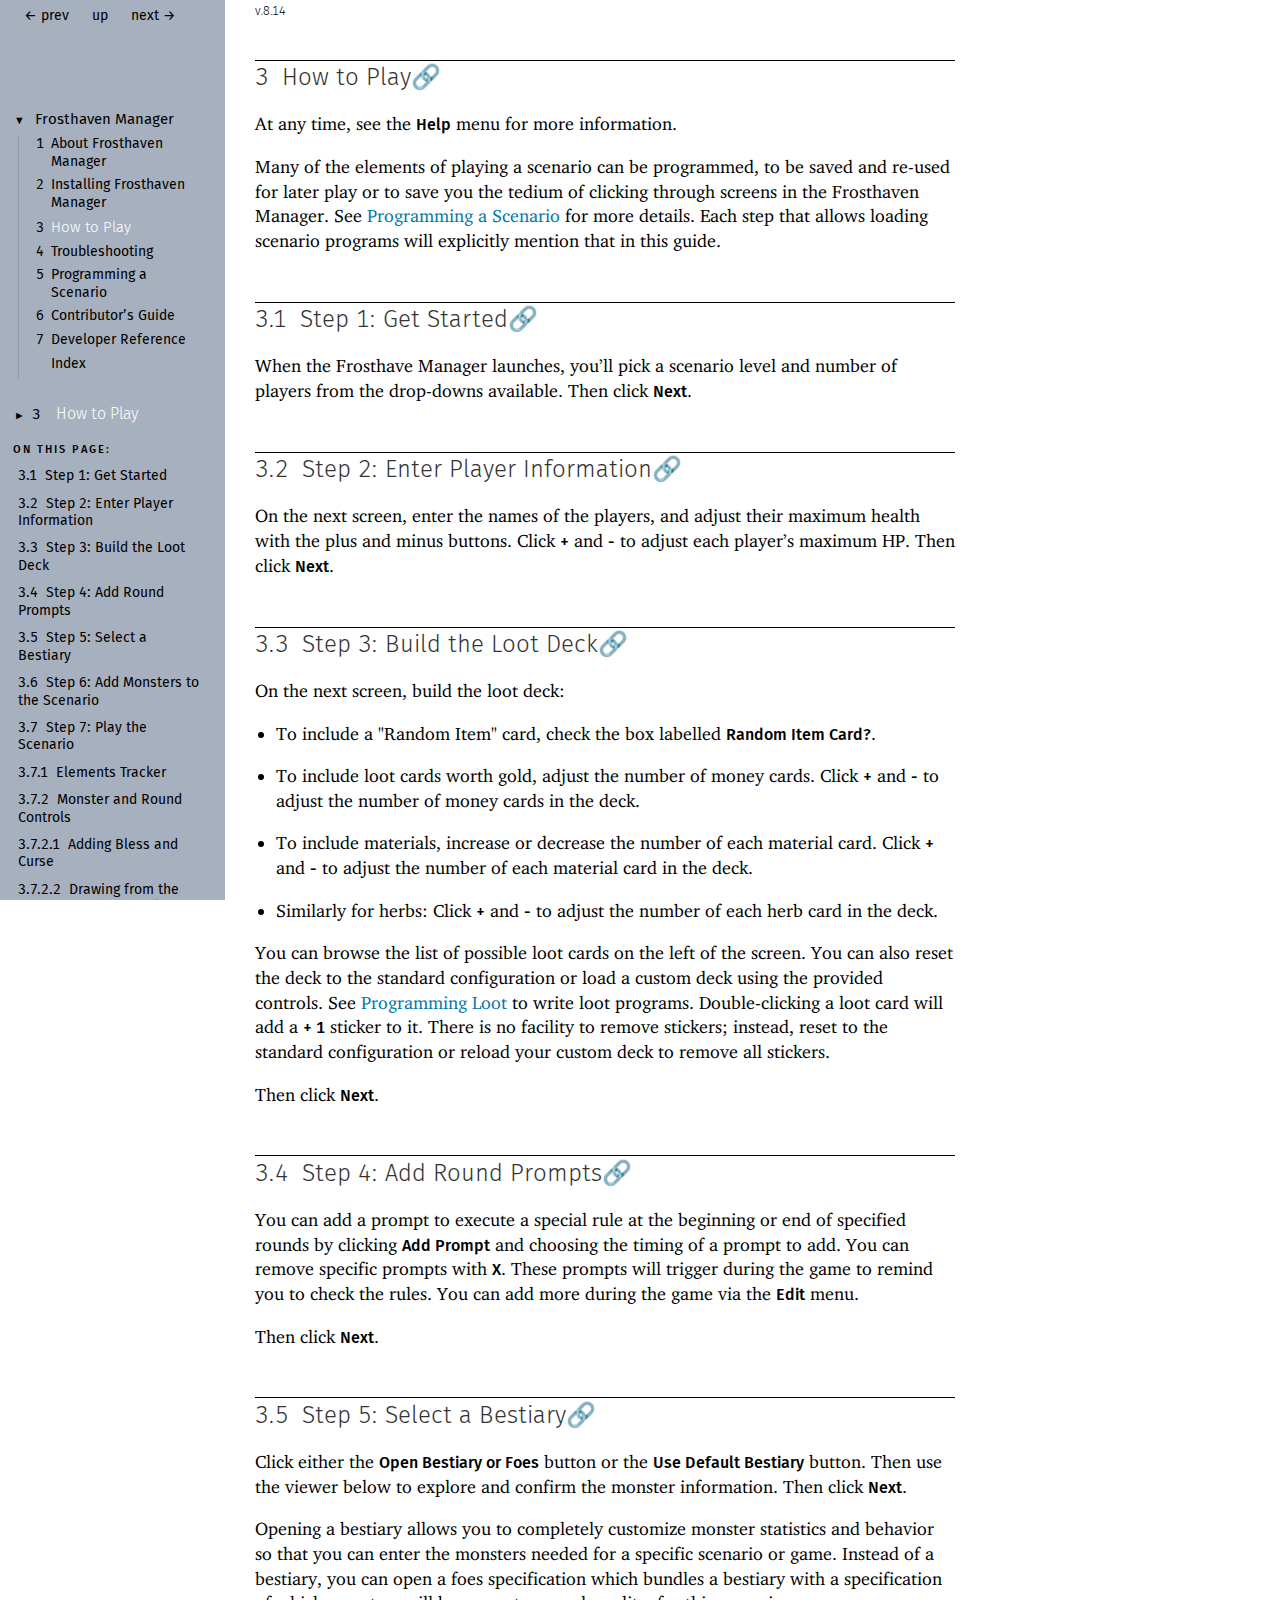
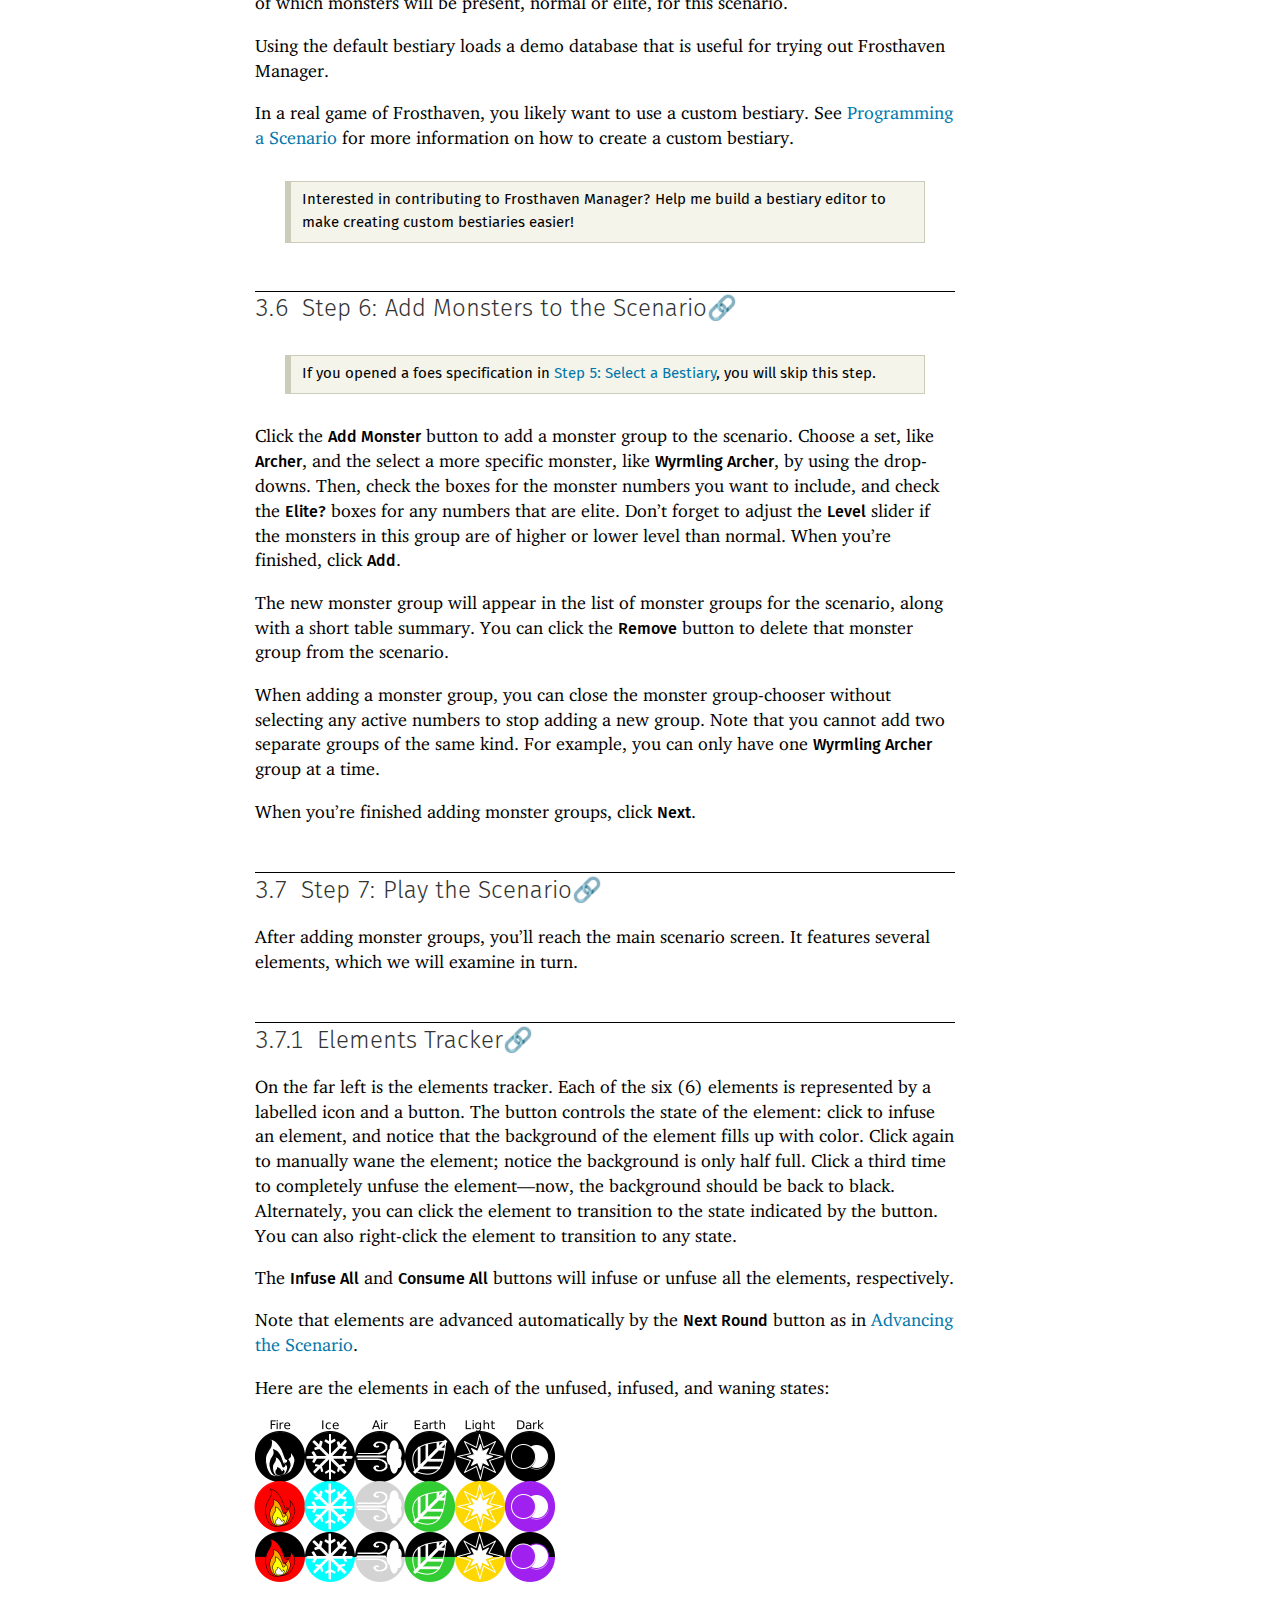
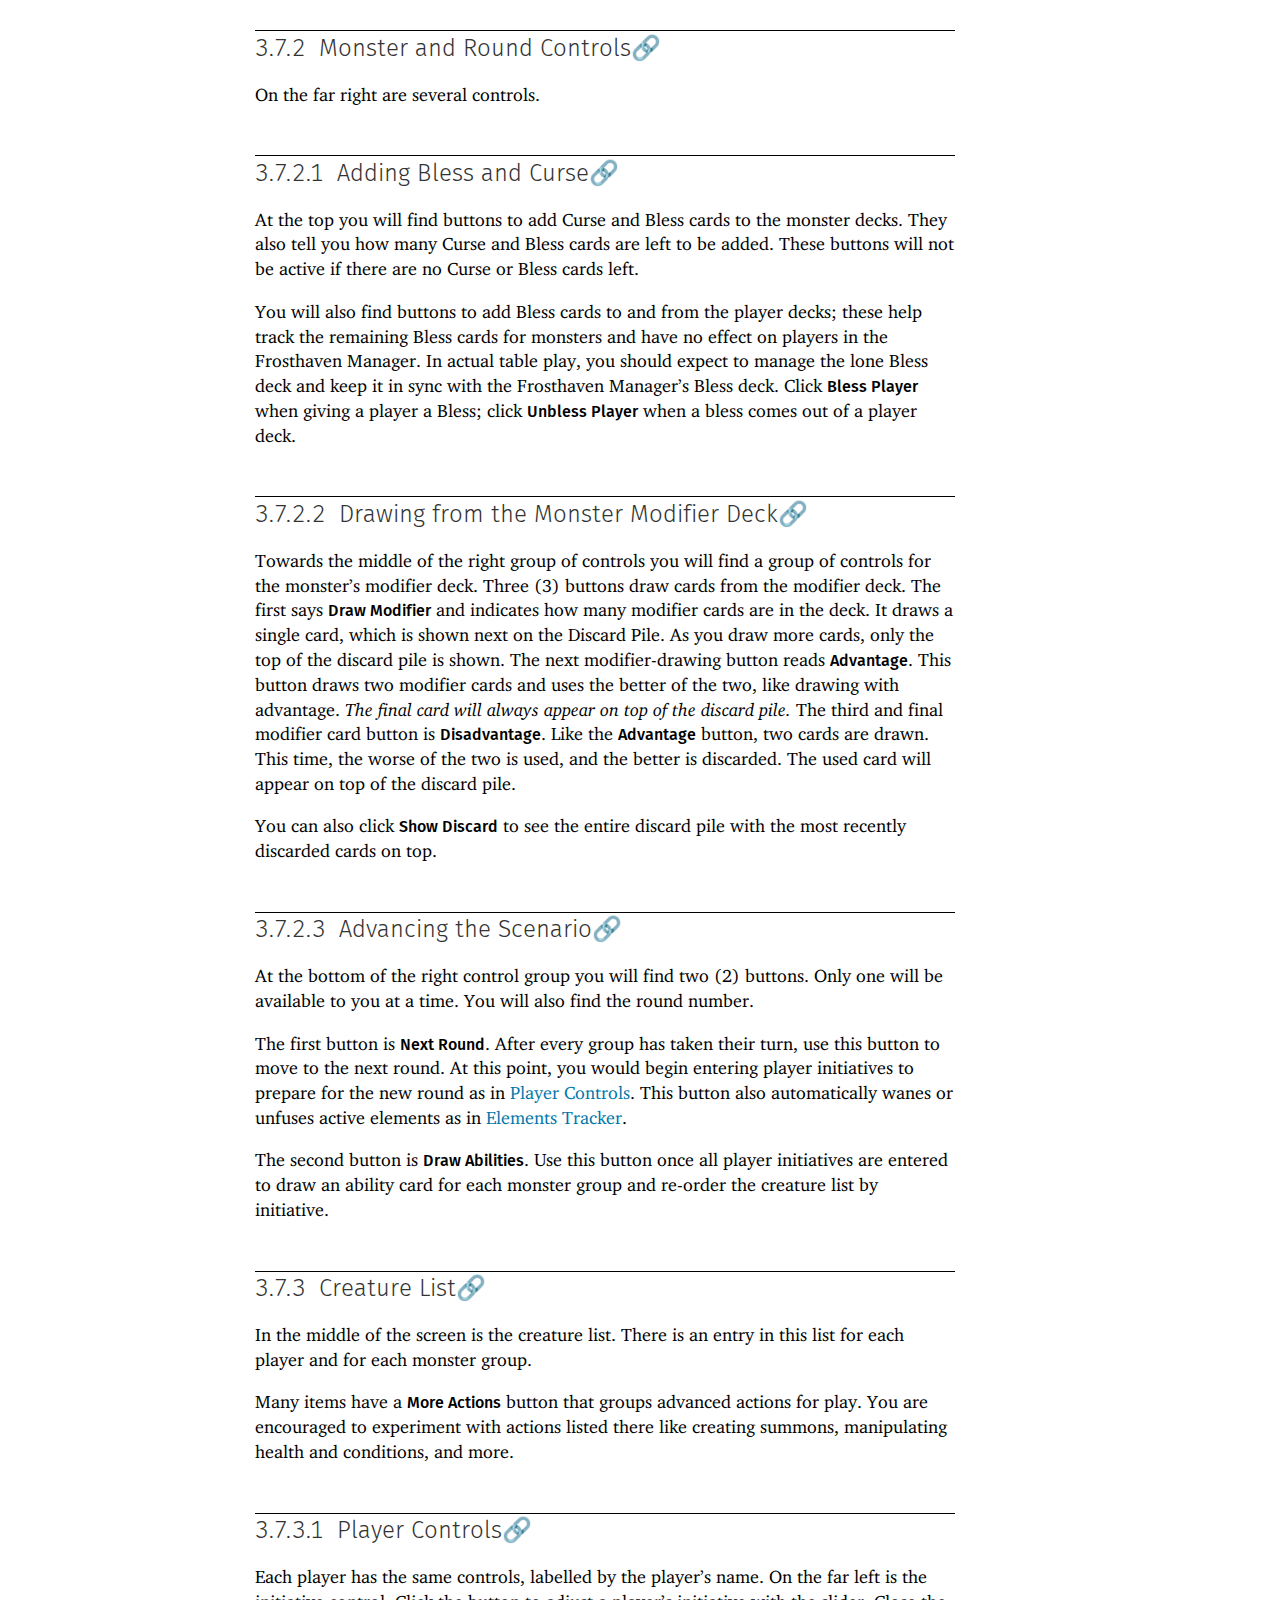
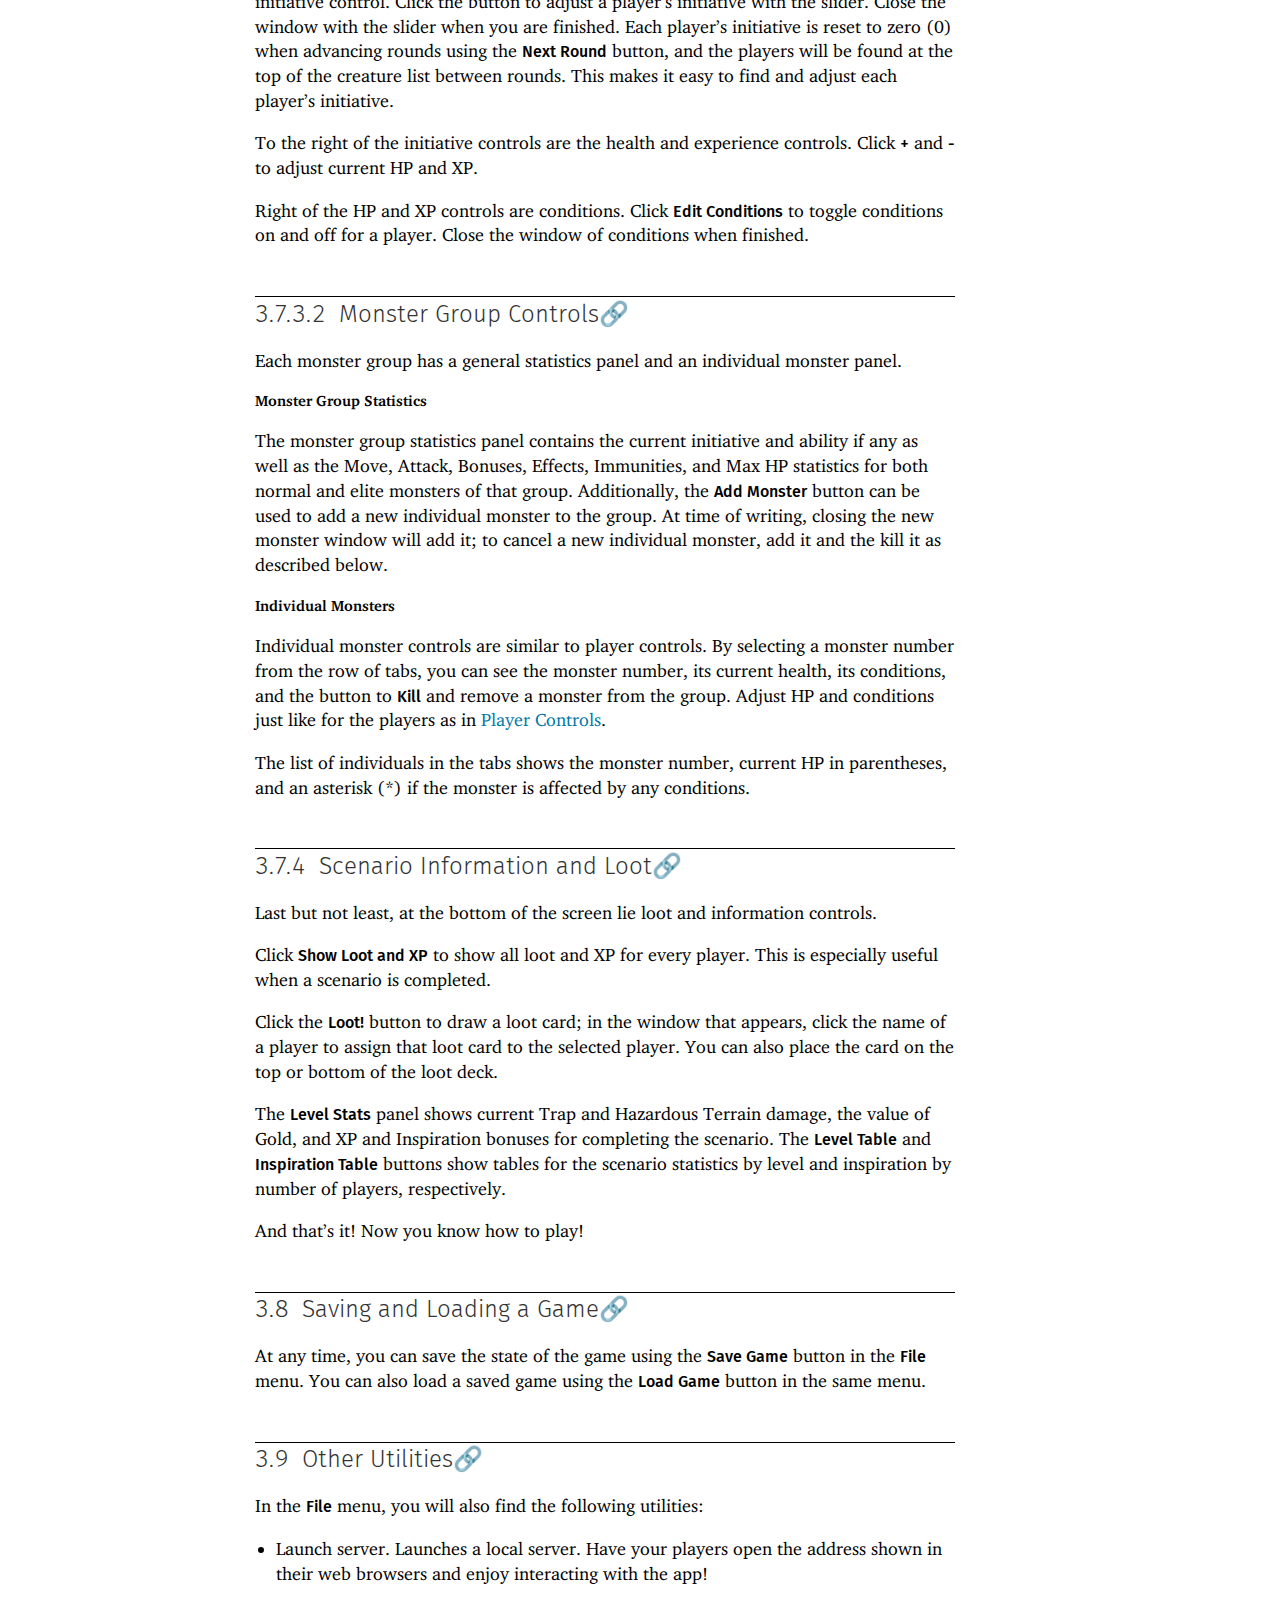
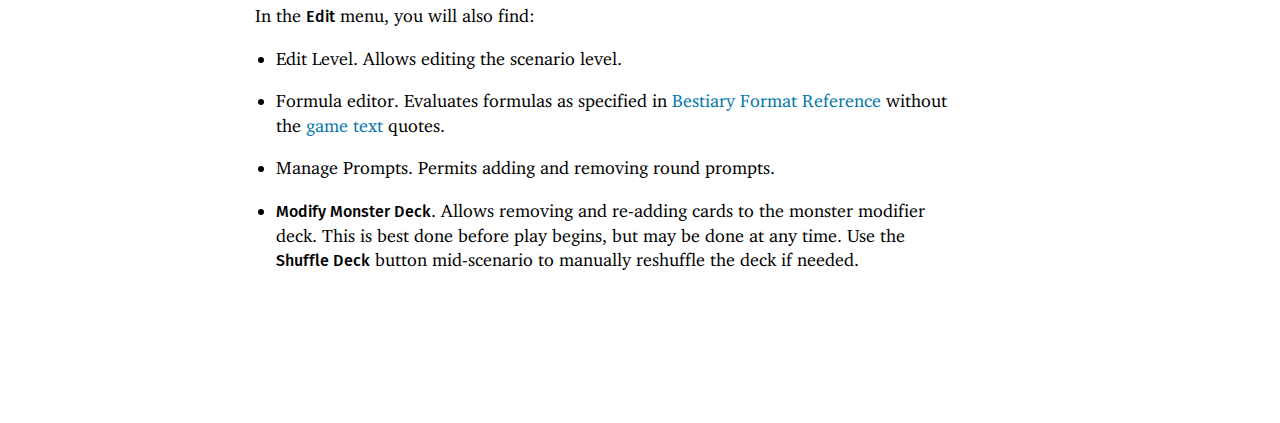
<file: How_to_Play.html>
<!DOCTYPE html PUBLIC "-//W3C//DTD HTML 4.01 Transitional//EN" "http://www.w3.org/TR/html4/loose.dtd">
<html><head><meta http-equiv="content-type" content="text/html; charset=utf-8"/><meta name="viewport" content="width=device-width, initial-scale=0.8"/><title>3&nbsp;How to Play</title><link rel="stylesheet" type="text/css" href="scribble.css" title="default"/><link rel="stylesheet" type="text/css" href="manual-style.css" title="default"/><link rel="stylesheet" type="text/css" href="manual-racket.css" title="default"/><script type="text/javascript" src="scribble-common.js"></script><script type="text/javascript" src="manual-racket.js"></script><!--[if IE 6]><style type="text/css">.SIEHidden { overflow: hidden; }</style><![endif]--></head><body id="scribble-racket-lang-org"><div class="tocset"><div class="tocview"><div class="tocviewlist tocviewlisttopspace"><div class="tocviewtitle"><table cellspacing="0" cellpadding="0"><tr><td style="width: 1em;"><a href="javascript:void(0);" title="Expand/Collapse" class="tocviewtoggle" onclick="TocviewToggle(this,&quot;tocview_0&quot;);">&#9660;</a></td><td></td><td><a href="index.html" class="tocviewlink" data-pltdoc="x">Frosthaven Manager</a></td></tr></table></div><div class="tocviewsublisttop" style="display: block;" id="tocview_0"><table cellspacing="0" cellpadding="0"><tr><td align="right">1&nbsp;</td><td><a href="about-frosthaven-manager.html" class="tocviewlink" data-pltdoc="x">About Frosthaven Manager</a></td></tr><tr><td align="right">2&nbsp;</td><td><a href="Installing_Frosthaven_Manager.html" class="tocviewlink" data-pltdoc="x">Installing Frosthaven Manager</a></td></tr><tr><td align="right">3&nbsp;</td><td><a href="How_to_Play.html" class="tocviewselflink" data-pltdoc="x">How to Play</a></td></tr><tr><td align="right">4&nbsp;</td><td><a href="Troubleshooting.html" class="tocviewlink" data-pltdoc="x">Troubleshooting</a></td></tr><tr><td align="right">5&nbsp;</td><td><a href="Programming_a_Scenario.html" class="tocviewlink" data-pltdoc="x">Programming a Scenario</a></td></tr><tr><td align="right">6&nbsp;</td><td><a href="Contributor_s_Guide.html" class="tocviewlink" data-pltdoc="x">Contributor&rsquo;s Guide</a></td></tr><tr><td align="right">7&nbsp;</td><td><a href="Developer_Reference.html" class="tocviewlink" data-pltdoc="x">Developer Reference</a></td></tr><tr><td align="right"></td><td><a href="doc-index.html" class="tocviewlink" data-pltdoc="x">Index</a></td></tr></table></div></div><div class="tocviewlist"><table cellspacing="0" cellpadding="0"><tr><td style="width: 1em;"><a href="javascript:void(0);" title="Expand/Collapse" class="tocviewtoggle" onclick="TocviewToggle(this,&quot;tocview_1&quot;);">&#9658;</a></td><td>3&nbsp;</td><td><a href="How_to_Play.html" class="tocviewselflink" data-pltdoc="x">How to Play</a></td></tr></table><div class="tocviewsublistbottom" style="display: none;" id="tocview_1"><table cellspacing="0" cellpadding="0"><tr><td align="right">3.1&nbsp;</td><td><a href="How_to_Play.html#%28part._.Step_1__.Get_.Started%29" class="tocviewlink" data-pltdoc="x">Step 1:<span class="mywbr"> &nbsp;</span> Get Started</a></td></tr><tr><td align="right">3.2&nbsp;</td><td><a href="How_to_Play.html#%28part._.Step_2__.Enter_.Player_.Information%29" class="tocviewlink" data-pltdoc="x">Step 2:<span class="mywbr"> &nbsp;</span> Enter Player Information</a></td></tr><tr><td align="right">3.3&nbsp;</td><td><a href="How_to_Play.html#%28part._.Step_3__.Build_the_.Loot_.Deck%29" class="tocviewlink" data-pltdoc="x">Step 3:<span class="mywbr"> &nbsp;</span> Build the Loot Deck</a></td></tr><tr><td align="right">3.4&nbsp;</td><td><a href="How_to_Play.html#%28part._.Step_4__.Add_.Round_.Prompts%29" class="tocviewlink" data-pltdoc="x">Step 4:<span class="mywbr"> &nbsp;</span> Add Round Prompts</a></td></tr><tr><td align="right">3.5&nbsp;</td><td><a href="How_to_Play.html#%28part._select-monster-db%29" class="tocviewlink" data-pltdoc="x">Step 5:<span class="mywbr"> &nbsp;</span> Select a Bestiary</a></td></tr><tr><td align="right">3.6&nbsp;</td><td><a href="How_to_Play.html#%28part._.Step_6__.Add_.Monsters_to_the_.Scenario%29" class="tocviewlink" data-pltdoc="x">Step 6:<span class="mywbr"> &nbsp;</span> Add Monsters to the Scenario</a></td></tr><tr><td align="right">3.7&nbsp;</td><td><a href="How_to_Play.html#%28part._.Step_7__.Play_the_.Scenario%29" class="tocviewlink" data-pltdoc="x">Step 7:<span class="mywbr"> &nbsp;</span> Play the Scenario</a></td></tr><tr><td align="right">3.8&nbsp;</td><td><a href="How_to_Play.html#%28part._.Saving_and_.Loading_a_.Game%29" class="tocviewlink" data-pltdoc="x">Saving and Loading a Game</a></td></tr><tr><td align="right">3.9&nbsp;</td><td><a href="How_to_Play.html#%28part._.Other_.Utilities%29" class="tocviewlink" data-pltdoc="x">Other Utilities</a></td></tr></table></div></div></div><div class="tocsub"><div class="tocsubtitle">On this page:</div><table class="tocsublist" cellspacing="0"><tr><td><span class="tocsublinknumber">3.1<tt>&nbsp;</tt></span><a href="#%28part._.Step_1__.Get_.Started%29" class="tocsubseclink" data-pltdoc="x">Step 1:<span class="mywbr"> &nbsp;</span> Get Started</a></td></tr><tr><td><span class="tocsublinknumber">3.2<tt>&nbsp;</tt></span><a href="#%28part._.Step_2__.Enter_.Player_.Information%29" class="tocsubseclink" data-pltdoc="x">Step 2:<span class="mywbr"> &nbsp;</span> Enter Player Information</a></td></tr><tr><td><span class="tocsublinknumber">3.3<tt>&nbsp;</tt></span><a href="#%28part._.Step_3__.Build_the_.Loot_.Deck%29" class="tocsubseclink" data-pltdoc="x">Step 3:<span class="mywbr"> &nbsp;</span> Build the Loot Deck</a></td></tr><tr><td><span class="tocsublinknumber">3.4<tt>&nbsp;</tt></span><a href="#%28part._.Step_4__.Add_.Round_.Prompts%29" class="tocsubseclink" data-pltdoc="x">Step 4:<span class="mywbr"> &nbsp;</span> Add Round Prompts</a></td></tr><tr><td><span class="tocsublinknumber">3.5<tt>&nbsp;</tt></span><a href="#%28part._select-monster-db%29" class="tocsubseclink" data-pltdoc="x">Step 5:<span class="mywbr"> &nbsp;</span> Select a Bestiary</a></td></tr><tr><td><span class="tocsublinknumber">3.6<tt>&nbsp;</tt></span><a href="#%28part._.Step_6__.Add_.Monsters_to_the_.Scenario%29" class="tocsubseclink" data-pltdoc="x">Step 6:<span class="mywbr"> &nbsp;</span> Add Monsters to the Scenario</a></td></tr><tr><td><span class="tocsublinknumber">3.7<tt>&nbsp;</tt></span><a href="#%28part._.Step_7__.Play_the_.Scenario%29" class="tocsubseclink" data-pltdoc="x">Step 7:<span class="mywbr"> &nbsp;</span> Play the Scenario</a></td></tr><tr><td><span class="tocsublinknumber">3.7.1<tt>&nbsp;</tt></span><a href="#%28part._.Elements_.Tracker%29" class="tocsubseclink" data-pltdoc="x">Elements Tracker</a></td></tr><tr><td><span class="tocsublinknumber">3.7.2<tt>&nbsp;</tt></span><a href="#%28part._.Monster_and_.Round_.Controls%29" class="tocsubseclink" data-pltdoc="x">Monster and Round Controls</a></td></tr><tr><td><span class="tocsublinknumber">3.7.2.1<tt>&nbsp;</tt></span><a href="#%28part._.Adding_.Bless_and_.Curse%29" class="tocsubseclink" data-pltdoc="x">Adding Bless and Curse</a></td></tr><tr><td><span class="tocsublinknumber">3.7.2.2<tt>&nbsp;</tt></span><a href="#%28part._.Drawing_from_the_.Monster_.Modifier_.Deck%29" class="tocsubseclink" data-pltdoc="x">Drawing from the Monster Modifier Deck</a></td></tr><tr><td><span class="tocsublinknumber">3.7.2.3<tt>&nbsp;</tt></span><a href="#%28part._.Advancing_the_.Scenario%29" class="tocsubseclink" data-pltdoc="x">Advancing the Scenario</a></td></tr><tr><td><span class="tocsublinknumber">3.7.3<tt>&nbsp;</tt></span><a href="#%28part._.Creature_.List%29" class="tocsubseclink" data-pltdoc="x">Creature List</a></td></tr><tr><td><span class="tocsublinknumber">3.7.3.1<tt>&nbsp;</tt></span><a href="#%28part._.Player_.Controls%29" class="tocsubseclink" data-pltdoc="x">Player Controls</a></td></tr><tr><td><span class="tocsublinknumber">3.7.3.2<tt>&nbsp;</tt></span><a href="#%28part._.Monster_.Group_.Controls%29" class="tocsubseclink" data-pltdoc="x">Monster Group Controls</a></td></tr><tr><td><span class="tocsublinknumber">3.7.4<tt>&nbsp;</tt></span><a href="#%28part._.Scenario_.Information_and_.Loot%29" class="tocsubseclink" data-pltdoc="x">Scenario Information and Loot</a></td></tr><tr><td><span class="tocsublinknumber">3.8<tt>&nbsp;</tt></span><a href="#%28part._.Saving_and_.Loading_a_.Game%29" class="tocsubseclink" data-pltdoc="x">Saving and Loading a Game</a></td></tr><tr><td><span class="tocsublinknumber">3.9<tt>&nbsp;</tt></span><a href="#%28part._.Other_.Utilities%29" class="tocsubseclink" data-pltdoc="x">Other Utilities</a></td></tr></table></div></div><div class="maincolumn"><div class="main"><div class="versionbox"><span class="version">8.14</span></div><div class="navsettop"><span class="navleft"><div class="nosearchform"></div>&nbsp;&nbsp;<span class="tocsettoggle">&nbsp;&nbsp;<a href="javascript:void(0);" title="show/hide table of contents" onclick="TocsetToggle();">contents</a></span></span><span class="navright">&nbsp;&nbsp;<a href="Installing_Frosthaven_Manager.html" title="backward to &quot;2 Installing Frosthaven Manager&quot;" data-pltdoc="x" rel="prev">&larr; prev</a>&nbsp;&nbsp;<a href="index.html" title="up to &quot;Frosthaven Manager&quot;" data-pltdoc="x">up</a>&nbsp;&nbsp;<a href="Troubleshooting.html" title="forward to &quot;4 Troubleshooting&quot;" data-pltdoc="x" rel="next">next &rarr;</a></span>&nbsp;</div><h3 class="heading">3<tt>&nbsp;</tt><a name="(part._.How_to_.Play)"></a>How to Play<span class="button-group"><a href="#(part._.How_to_.Play)" class="heading-anchor" title="Link to here">🔗</a><span style="visibility: hidden"> </span></span></h3><p>At any time, see the <span class="ssansserif">Help</span> menu for more information.</p><p>Many of the elements of playing a scenario can be programmed, to be saved and
re-used for later play or to save you the tedium of clicking through screens in
the Frosthaven Manager. See <a href="Programming_a_Scenario.html" data-pltdoc="x">Programming a Scenario</a> for more details.
Each step that allows loading scenario programs will explicitly mention that in
this guide.</p><h4 class="heading">3.1<tt>&nbsp;</tt><a name="(part._.Step_1__.Get_.Started)"></a>Step 1: Get Started<span class="button-group"><a href="#(part._.Step_1__.Get_.Started)" class="heading-anchor" title="Link to here">🔗</a><span style="visibility: hidden"> </span></span></h4><p>When the Frosthave Manager launches, you&rsquo;ll pick a scenario level and number of
players from the drop-downs available.
Then click <span class="ssansserif">Next</span>.</p><h4 class="heading">3.2<tt>&nbsp;</tt><a name="(part._.Step_2__.Enter_.Player_.Information)"></a>Step 2: Enter Player Information<span class="button-group"><a href="#(part._.Step_2__.Enter_.Player_.Information)" class="heading-anchor" title="Link to here">🔗</a><span style="visibility: hidden"> </span></span></h4><p>On the next screen, enter the names of the players, and adjust their maximum
health with the plus and minus buttons. Click <span class="ssansserif">+</span> and <span class="ssansserif">-</span> to adjust each player&rsquo;s maximum HP.
Then click <span class="ssansserif">Next</span>.</p><h4 class="heading">3.3<tt>&nbsp;</tt><a name="(part._.Step_3__.Build_the_.Loot_.Deck)"></a>Step 3: Build the Loot Deck<span class="button-group"><a href="#(part._.Step_3__.Build_the_.Loot_.Deck)" class="heading-anchor" title="Link to here">🔗</a><span style="visibility: hidden"> </span></span></h4><p><div class="SIntrapara">On the next screen, build the loot deck:
</div><div class="SIntrapara"><ul><li><p>To include a "Random Item" card, check the box labelled <span class="ssansserif">Random Item Card?</span>.</p></li><li><p>To include loot cards worth gold, adjust the number of money cards. Click <span class="ssansserif">+</span> and <span class="ssansserif">-</span> to adjust the number of money cards in the deck.</p></li><li><p>To include materials, increase or decrease the number of each material card. Click <span class="ssansserif">+</span> and <span class="ssansserif">-</span> to adjust the number of each material card in the deck.</p></li><li><p>Similarly for herbs: Click <span class="ssansserif">+</span> and <span class="ssansserif">-</span> to adjust the number of each herb card in the deck.</p></li></ul></div></p><p>You can browse the list of possible loot cards on the left of the screen. You
can also reset the deck to the standard configuration or load a custom deck
using the provided controls. See <a href="Programming_a_Scenario.html#%28part._.Programming_.Loot%29" data-pltdoc="x">Programming Loot</a> to write loot
programs. Double-clicking a loot card will add a <span class="ssansserif">+ 1</span> sticker to it.
There is no facility to remove stickers; instead, reset to the standard
configuration or reload your custom deck to remove all stickers.</p><p>Then click <span class="ssansserif">Next</span>.</p><h4 class="heading">3.4<tt>&nbsp;</tt><a name="(part._.Step_4__.Add_.Round_.Prompts)"></a>Step 4: Add Round Prompts<span class="button-group"><a href="#(part._.Step_4__.Add_.Round_.Prompts)" class="heading-anchor" title="Link to here">🔗</a><span style="visibility: hidden"> </span></span></h4><p>You can add a prompt to execute a special rule at the beginning or end of
specified rounds by clicking <span class="ssansserif">Add Prompt</span> and choosing the timing of
a prompt to add. You can remove specific prompts with <span class="ssansserif">X</span>. These
prompts will trigger during the game to remind you to check the rules. You can
add more during the game via the <span class="ssansserif">Edit</span> menu.</p><p>Then click <span class="ssansserif">Next</span>.</p><h4 class="heading">3.5<tt>&nbsp;</tt><a name="(part._select-monster-db)"></a>Step 5: Select a Bestiary<span class="button-group"><a href="#(part._select-monster-db)" class="heading-anchor" title="Link to here">🔗</a><span style="visibility: hidden"> </span></span></h4><p>Click either the <span class="ssansserif">Open Bestiary or Foes</span> button or the <span class="ssansserif">Use
Default Bestiary</span> button. Then use the viewer below to explore and confirm the
monster information. Then click <span class="ssansserif">Next</span>.</p><p>Opening a bestiary allows you to completely customize monster statistics and
behavior so that you can enter the monsters needed for a specific scenario or
game. Instead of a bestiary, you can open a foes specification which bundles a
bestiary with a specification of which monsters will be present, normal or
elite, for this scenario.</p><p>Using the default bestiary loads a demo database that is useful for trying out
Frosthaven Manager.</p><p><div class="SIntrapara">In a real game of Frosthaven, you likely want to use a custom bestiary. See
<a href="Programming_a_Scenario.html" data-pltdoc="x">Programming a Scenario</a> for more information on how to create a custom
bestiary. </div><div class="SIntrapara"><blockquote class="refpara"><blockquote class="refcolumn"><blockquote class="refcontent"><p>Interested in contributing to Frosthaven Manager? Help me
build a bestiary editor to make creating custom bestiaries easier!</p></blockquote></blockquote></blockquote></div></p><h4 class="heading">3.6<tt>&nbsp;</tt><a name="(part._.Step_6__.Add_.Monsters_to_the_.Scenario)"></a>Step 6: Add Monsters to the Scenario<span class="button-group"><a href="#(part._.Step_6__.Add_.Monsters_to_the_.Scenario)" class="heading-anchor" title="Link to here">🔗</a><span style="visibility: hidden"> </span></span></h4><blockquote class="refpara"><blockquote class="refcolumn"><blockquote class="refcontent"><p>If you opened a foes specification in
<a href="How_to_Play.html#%28part._select-monster-db%29" data-pltdoc="x">Step 5: Select a Bestiary</a>, you will skip this step.</p></blockquote></blockquote></blockquote><p>Click the <span class="ssansserif">Add Monster</span> button to add a monster group to the scenario.
Choose a set, like <span class="ssansserif">Archer</span>, and the select a more specific monster,
like <span class="ssansserif">Wyrmling Archer</span>, by using the drop-downs. Then, check the boxes
for the monster numbers you want to include, and check the <span class="ssansserif">Elite?</span>
boxes for any numbers that are elite. Don&rsquo;t forget to adjust the
<span class="ssansserif">Level</span> slider if the monsters in this group are of higher or lower
level than normal. When you&rsquo;re finished, click <span class="ssansserif">Add</span>.</p><p>The new monster group will appear in the list of monster groups for the
scenario, along with a short table summary. You can click the <span class="ssansserif">Remove</span>
button to delete that monster group from the scenario.</p><p>When adding a monster group, you can close the monster group-chooser without
selecting any active numbers to stop adding a new group. Note that you cannot
add two separate groups of the same kind. For example, you can only have one
<span class="ssansserif">Wyrmling Archer</span> group at a time.</p><p>When you&rsquo;re finished adding monster groups, click <span class="ssansserif">Next</span>.</p><h4 class="heading">3.7<tt>&nbsp;</tt><a name="(part._.Step_7__.Play_the_.Scenario)"></a>Step 7: Play the Scenario<span class="button-group"><a href="#(part._.Step_7__.Play_the_.Scenario)" class="heading-anchor" title="Link to here">🔗</a><span style="visibility: hidden"> </span></span></h4><p>After adding monster groups, you&rsquo;ll reach the main scenario screen. It features
several elements, which we will examine in turn.</p><h5 class="heading">3.7.1<tt>&nbsp;</tt><a name="(part._.Elements_.Tracker)"></a>Elements Tracker<span class="button-group"><a href="#(part._.Elements_.Tracker)" class="heading-anchor" title="Link to here">🔗</a><span style="visibility: hidden"> </span></span></h5><p>On the far left is the elements tracker. Each of the six (6) elements is
represented by a labelled icon and a button. The button controls the state of
the element: click to infuse an element, and notice that the background of the
element fills up with color. Click again to manually wane the element; notice
the background is only half full. Click a third time to completely unfuse the
element&#8212;<wbr></wbr>now, the background should be back to black. Alternately, you can
click the element to transition to the state indicated by the button. You can
also right-click the element to transition to any state.</p><p>The <span class="ssansserif">Infuse All</span> and <span class="ssansserif">Consume All</span> buttons will infuse or
unfuse all the elements, respectively.</p><p>Note that elements are advanced automatically by the <span class="ssansserif">Next Round</span>
button as in <a href="How_to_Play.html#%28part._.Advancing_the_.Scenario%29" data-pltdoc="x">Advancing the Scenario</a>.</p><p>Here are the elements in each of the unfused, infused, and waning states:</p><p><img style="vertical-align: -0.0px; margin: -3px -3px -3px -3px;" src="pict.png" alt="image" width="56.0" height="169.96875"/><img style="vertical-align: -3.1086244689504383e-15px; margin: -3px -3px -3px -3px;" src="pict_2.png" alt="image" width="56.0" height="169.96875"/><img style="vertical-align: -3.1086244689504383e-15px; margin: -3px -3px -3px -3px;" src="pict_3.png" alt="image" width="56.0" height="169.96875"/><img style="vertical-align: -3.1086244689504383e-15px; margin: -3px -3px -3px -3px;" src="pict_4.png" alt="image" width="56.0" height="169.96875"/><img style="vertical-align: -3.1086244689504383e-15px; margin: -3px -3px -3px -3px;" src="pict_5.png" alt="image" width="56.0" height="169.96875"/><img style="vertical-align: -3.1086244689504383e-15px; margin: -3px -3px -3px -3px;" src="pict_6.png" alt="image" width="56.0" height="169.96875"/></p><h5 class="heading">3.7.2<tt>&nbsp;</tt><a name="(part._.Monster_and_.Round_.Controls)"></a>Monster and Round Controls<span class="button-group"><a href="#(part._.Monster_and_.Round_.Controls)" class="heading-anchor" title="Link to here">🔗</a><span style="visibility: hidden"> </span></span></h5><p>On the far right are several controls.</p><h5 class="heading">3.7.2.1<tt>&nbsp;</tt><a name="(part._.Adding_.Bless_and_.Curse)"></a>Adding Bless and Curse<span class="button-group"><a href="#(part._.Adding_.Bless_and_.Curse)" class="heading-anchor" title="Link to here">🔗</a><span style="visibility: hidden"> </span></span></h5><p>At the top you will find buttons to add Curse and Bless cards to the monster
decks. They also tell you how many Curse and Bless cards are left to be added.
These buttons will not be active if there are no Curse or Bless cards left.</p><p>You will also find buttons to add Bless cards to and from the player decks;
these help track the remaining Bless cards for monsters and have no effect on
players in the Frosthaven Manager. In actual table play, you should expect to
manage the lone Bless deck and keep it in sync with the Frosthaven Manager&rsquo;s
Bless deck. Click <span class="ssansserif">Bless Player</span> when giving a player a Bless; click
<span class="ssansserif">Unbless Player</span> when a bless comes out of a player deck.</p><h5 class="heading">3.7.2.2<tt>&nbsp;</tt><a name="(part._.Drawing_from_the_.Monster_.Modifier_.Deck)"></a>Drawing from the Monster Modifier Deck<span class="button-group"><a href="#(part._.Drawing_from_the_.Monster_.Modifier_.Deck)" class="heading-anchor" title="Link to here">🔗</a><span style="visibility: hidden"> </span></span></h5><p>Towards the middle of the right group of controls you will find a group of
controls for the monster&rsquo;s modifier deck. Three (3) buttons draw cards from the
modifier deck. The first says <span class="ssansserif">Draw Modifier</span> and indicates how many
modifier cards are in the deck. It draws a single card, which is shown next on
the Discard Pile. As you draw more cards, only the top of the discard pile is
shown. The next modifier-drawing button reads <span class="ssansserif">Advantage</span>. This button
draws two modifier cards and uses the better of the two, like drawing with
advantage. <span class="emph">The final card will always appear on top of the discard pile.</span>
The third and final modifier card button is <span class="ssansserif">Disadvantage</span>. Like the
<span class="ssansserif">Advantage</span> button, two cards are drawn. This time, the worse of the
two is used, and the better is discarded. The used card will appear on top of
the discard pile.</p><p>You can also click <span class="ssansserif">Show Discard</span> to see the entire discard pile with
the most recently discarded cards on top.</p><h5 class="heading">3.7.2.3<tt>&nbsp;</tt><a name="(part._.Advancing_the_.Scenario)"></a>Advancing the Scenario<span class="button-group"><a href="#(part._.Advancing_the_.Scenario)" class="heading-anchor" title="Link to here">🔗</a><span style="visibility: hidden"> </span></span></h5><p>At the bottom of the right control group you will find two (2) buttons. Only
one will be available to you at a time. You will also find the round number.</p><p>The first button is <span class="ssansserif">Next Round</span>. After every group has taken their
turn, use this button to move to the next round. At this point, you would begin
entering player initiatives to prepare for the new round as in
<a href="How_to_Play.html#%28part._.Player_.Controls%29" data-pltdoc="x">Player Controls</a>. This button also automatically wanes or unfuses active
elements as in <a href="How_to_Play.html#%28part._.Elements_.Tracker%29" data-pltdoc="x">Elements Tracker</a>.</p><p>The second button is <span class="ssansserif">Draw Abilities</span>. Use this button once all player
initiatives are entered to draw an ability card for each monster group and
re-order the creature list by initiative.</p><h5 class="heading">3.7.3<tt>&nbsp;</tt><a name="(part._.Creature_.List)"></a>Creature List<span class="button-group"><a href="#(part._.Creature_.List)" class="heading-anchor" title="Link to here">🔗</a><span style="visibility: hidden"> </span></span></h5><p>In the middle of the screen is the creature list. There is an entry in this list
for each player and for each monster group.</p><p>Many items have a <span class="ssansserif">More Actions</span> button that groups advanced actions
for play. You are encouraged to experiment with actions listed there like
creating summons, manipulating health and conditions, and more.</p><h5 class="heading">3.7.3.1<tt>&nbsp;</tt><a name="(part._.Player_.Controls)"></a>Player Controls<span class="button-group"><a href="#(part._.Player_.Controls)" class="heading-anchor" title="Link to here">🔗</a><span style="visibility: hidden"> </span></span></h5><p>Each player has the same controls, labelled by the player&rsquo;s name. On the far
left is the initiative control. Click the button to adjust a player&rsquo;s initiative
with the slider. Close the window with the slider when you are finished. Each
player&rsquo;s initiative is reset to zero (0) when advancing rounds using the
<span class="ssansserif">Next Round</span> button, and the players will be found at the top of the
creature list between rounds. This makes it easy to find and adjust each
player&rsquo;s initiative.</p><p>To the right of the initiative controls are the health and experience controls.
Click <span class="ssansserif">+</span> and <span class="ssansserif">-</span> to adjust current HP and XP.</p><p>Right of the HP and XP controls are conditions. Click <span class="ssansserif">Edit Conditions</span>
to toggle conditions on and off for a player. Close the window of conditions
when finished.</p><h5 class="heading">3.7.3.2<tt>&nbsp;</tt><a name="(part._.Monster_.Group_.Controls)"></a>Monster Group Controls<span class="button-group"><a href="#(part._.Monster_.Group_.Controls)" class="heading-anchor" title="Link to here">🔗</a><span style="visibility: hidden"> </span></span></h5><p>Each monster group has a general statistics panel and an individual monster
panel.</p><p><span class="SSubSubSubSection">Monster Group Statistics</span></p><p>The monster group statistics panel contains the current initiative and ability
if any as well as the Move, Attack, Bonuses, Effects, Immunities, and Max HP
statistics for both normal and elite monsters of that group. Additionally, the
<span class="ssansserif">Add Monster</span> button can be used to add a new individual monster to the
group. At time of writing, closing the new monster window will add it; to cancel
a new individual monster, add it and the kill it as described below.</p><p><span class="SSubSubSubSection">Individual Monsters</span></p><p>Individual monster controls are similar to player controls. By selecting a
monster number from the row of tabs, you can see the monster number, its current
health, its conditions, and the button to <span class="ssansserif">Kill</span> and remove a monster
from the group. Adjust HP and conditions just like for the players as in
<a href="How_to_Play.html#%28part._.Player_.Controls%29" data-pltdoc="x">Player Controls</a>.</p><p>The list of individuals in the tabs shows the monster number, current HP in
parentheses, and an asterisk (*) if the monster is affected by any conditions.</p><h5 class="heading">3.7.4<tt>&nbsp;</tt><a name="(part._.Scenario_.Information_and_.Loot)"></a>Scenario Information and Loot<span class="button-group"><a href="#(part._.Scenario_.Information_and_.Loot)" class="heading-anchor" title="Link to here">🔗</a><span style="visibility: hidden"> </span></span></h5><p>Last but not least, at the bottom of the screen lie loot and information
controls.</p><p>Click <span class="ssansserif">Show Loot and XP</span> to show all loot and XP for every player. This
is especially useful when a scenario is completed.</p><p>Click the <span class="ssansserif">Loot!</span> button to draw a loot card; in the window that
appears, click the name of a player to assign that loot card to the selected
player. You can also place the card on the top or bottom of the loot deck.</p><p>The <span class="ssansserif">Level Stats</span> panel shows current Trap and Hazardous Terrain
damage, the value of Gold, and XP and Inspiration bonuses for completing the
scenario. The <span class="ssansserif">Level Table</span> and <span class="ssansserif">Inspiration Table</span> buttons
show tables for the scenario statistics by level and inspiration by number of
players, respectively.</p><p>And that&rsquo;s it! Now you know how to play!</p><h4 class="heading">3.8<tt>&nbsp;</tt><a name="(part._.Saving_and_.Loading_a_.Game)"></a>Saving and Loading a Game<span class="button-group"><a href="#(part._.Saving_and_.Loading_a_.Game)" class="heading-anchor" title="Link to here">🔗</a><span style="visibility: hidden"> </span></span></h4><p>At any time, you can save the state of the game using the <span class="ssansserif">Save Game</span>
button in the <span class="ssansserif">File</span> menu. You can also load a saved game using the
<span class="ssansserif">Load Game</span> button in the same menu.</p><h4 class="heading">3.9<tt>&nbsp;</tt><a name="(part._.Other_.Utilities)"></a>Other Utilities<span class="button-group"><a href="#(part._.Other_.Utilities)" class="heading-anchor" title="Link to here">🔗</a><span style="visibility: hidden"> </span></span></h4><p><div class="SIntrapara">In the <span class="ssansserif">File</span> menu, you will also find the following utilities:
</div><div class="SIntrapara"><ul><li><p>Launch server. Launches a local server. Have your players open the address shown in their web browsers and enjoy interacting with the app!</p></li></ul></div></p><p><div class="SIntrapara">In the <span class="ssansserif">Edit</span> menu, you will also find:
</div><div class="SIntrapara"><ul><li><p>Edit Level. Allows editing the scenario level.</p></li><li><p>Formula editor. Evaluates formulas as specified in <a href="Programming_a_Scenario.html#%28part._.Bestiary_.Format_.Reference%29" data-pltdoc="x">Bestiary Format Reference</a> without the <a href="Programming_a_Scenario.html#%28tech._game._text%29" class="techoutside" data-pltdoc="x"><span class="techinside">game text</span></a> quotes.</p></li><li><p>Manage Prompts. Permits adding and removing round prompts.</p></li><li><p><span class="ssansserif">Modify Monster Deck</span>. Allows removing and re-adding cards to
the monster modifier deck. This is best done before play begins, but may be
done at any time. Use the <span class="ssansserif">Shuffle Deck</span> button mid-scenario to
manually reshuffle the deck if needed.</p></li></ul></div></p><div class="navsetbottom"><span class="navleft"><div class="nosearchform"></div>&nbsp;&nbsp;<span class="tocsettoggle">&nbsp;&nbsp;<a href="javascript:void(0);" title="show/hide table of contents" onclick="TocsetToggle();">contents</a></span></span><span class="navright">&nbsp;&nbsp;<a href="Installing_Frosthaven_Manager.html" title="backward to &quot;2 Installing Frosthaven Manager&quot;" data-pltdoc="x" rel="prev">&larr; prev</a>&nbsp;&nbsp;<a href="index.html" title="up to &quot;Frosthaven Manager&quot;" data-pltdoc="x">up</a>&nbsp;&nbsp;<a href="Troubleshooting.html" title="forward to &quot;4 Troubleshooting&quot;" data-pltdoc="x" rel="next">next &rarr;</a></span>&nbsp;</div></div></div><div id="contextindicator">&nbsp;</div></body></html>
</file>
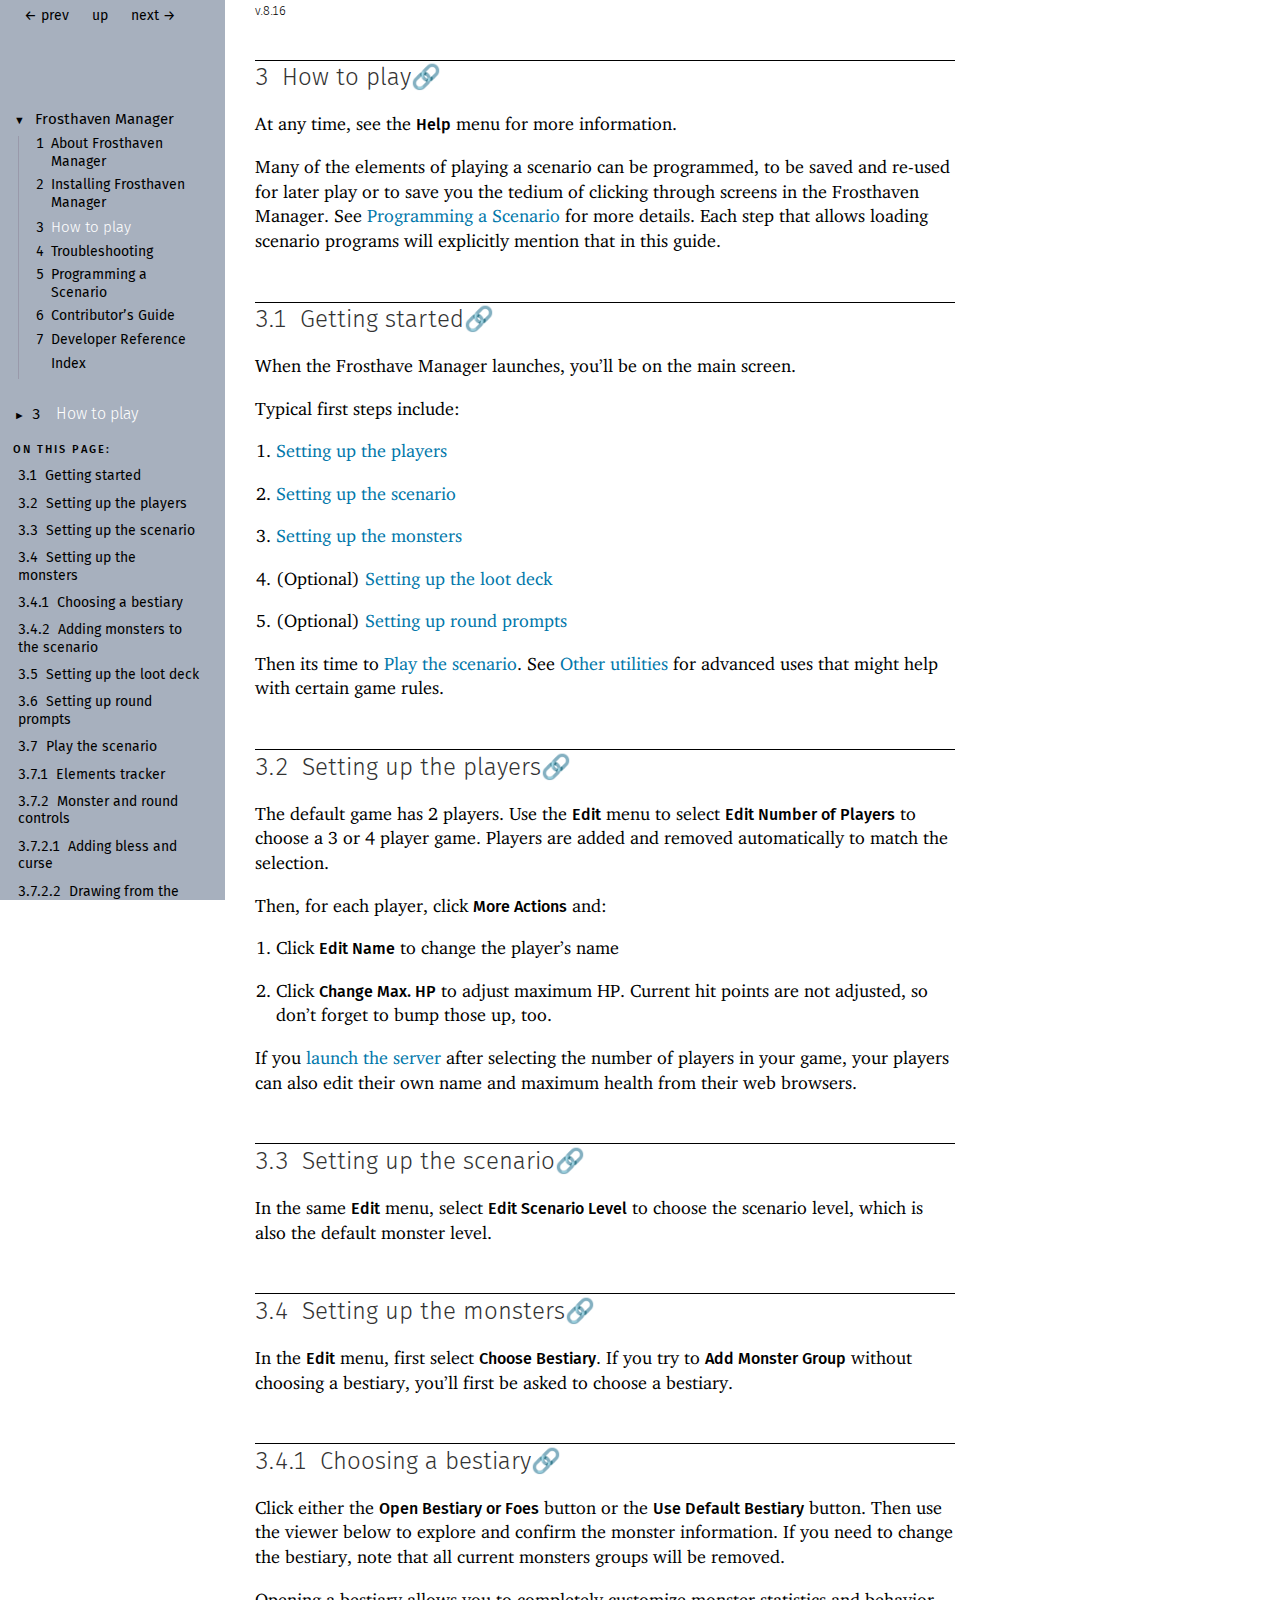
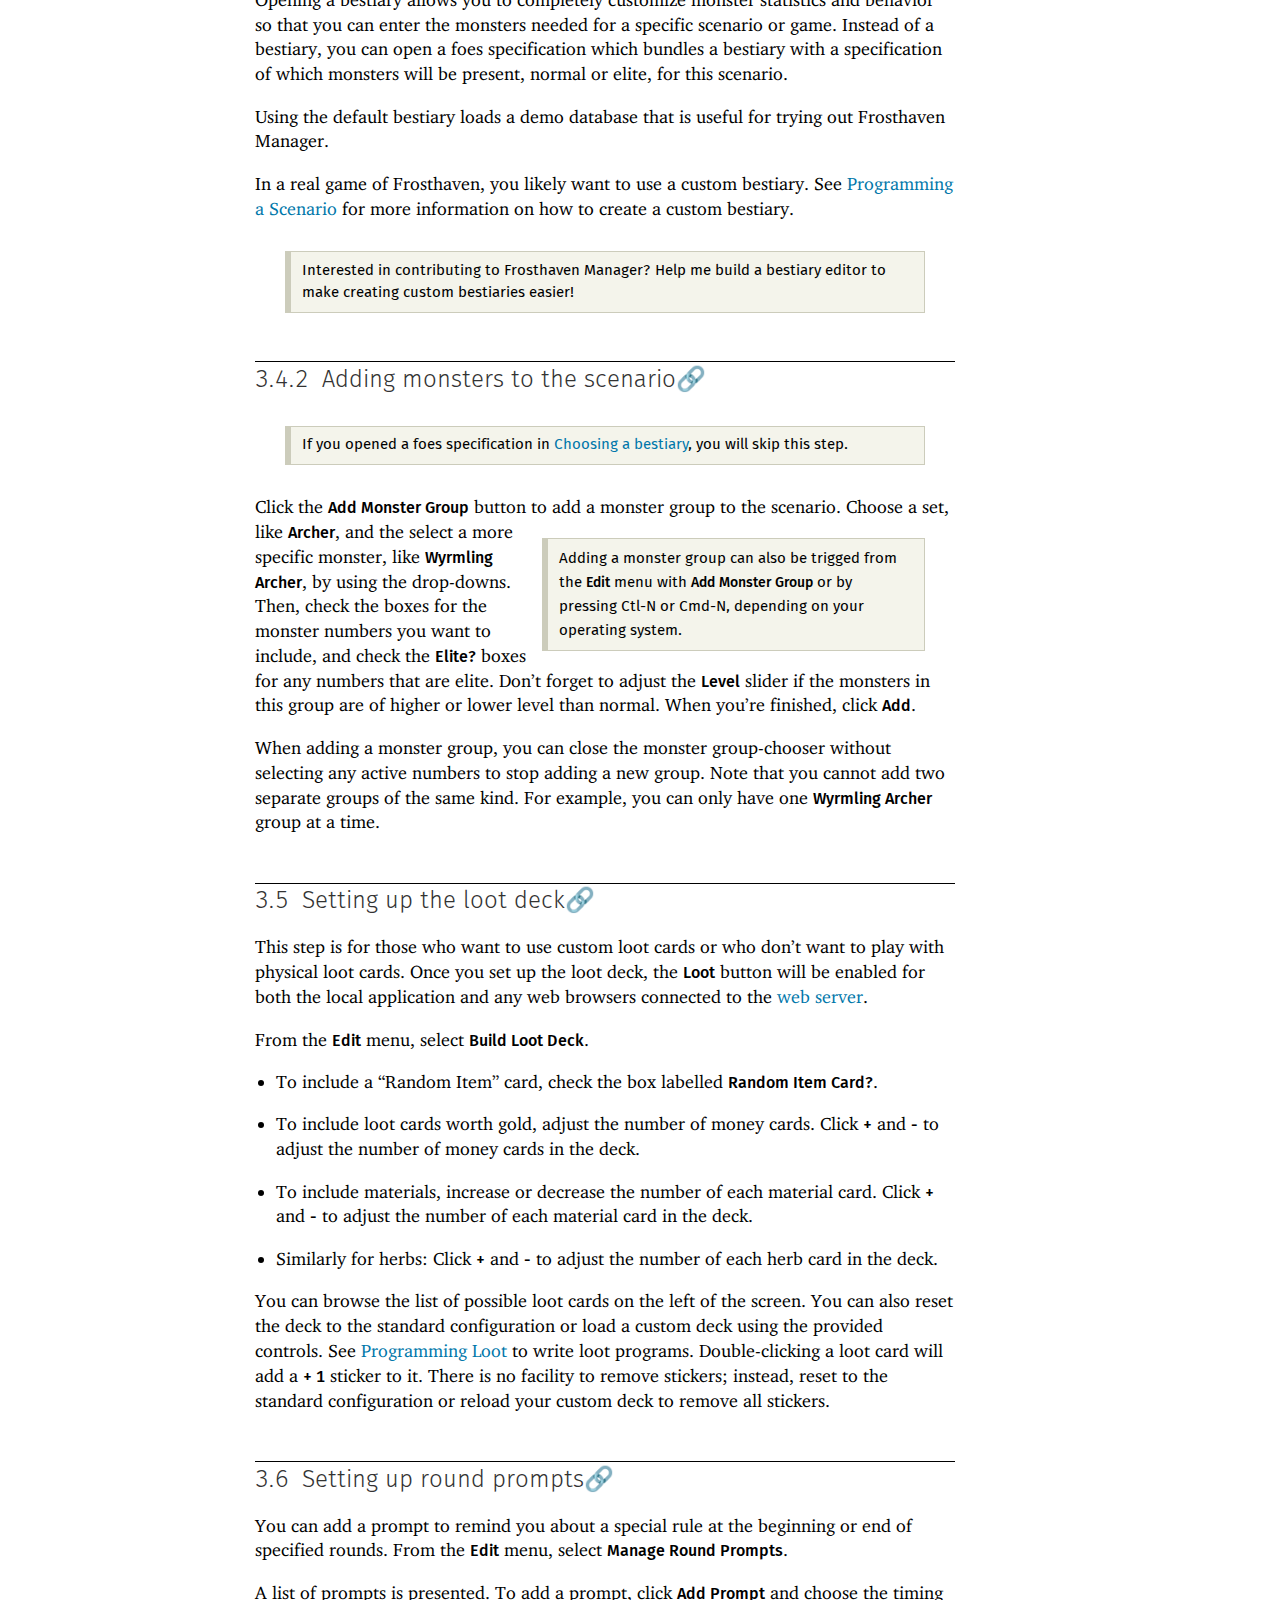
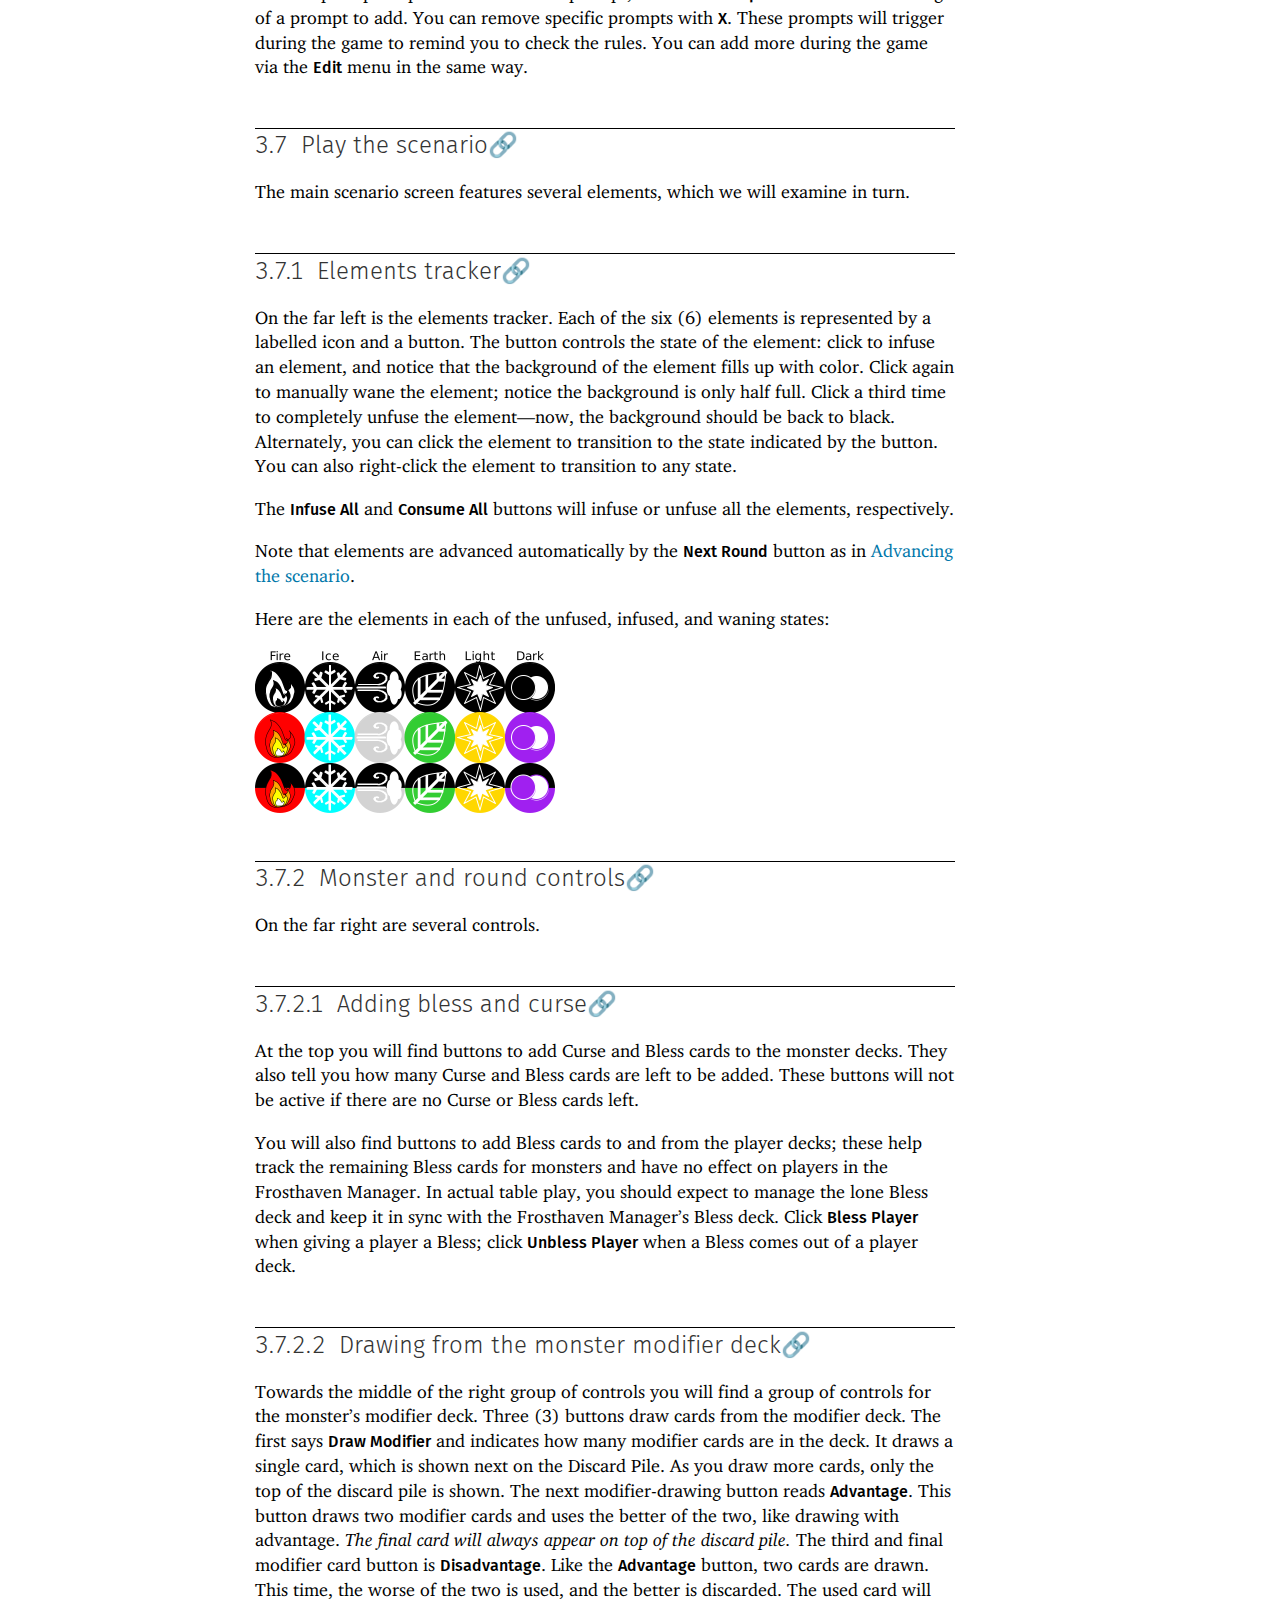
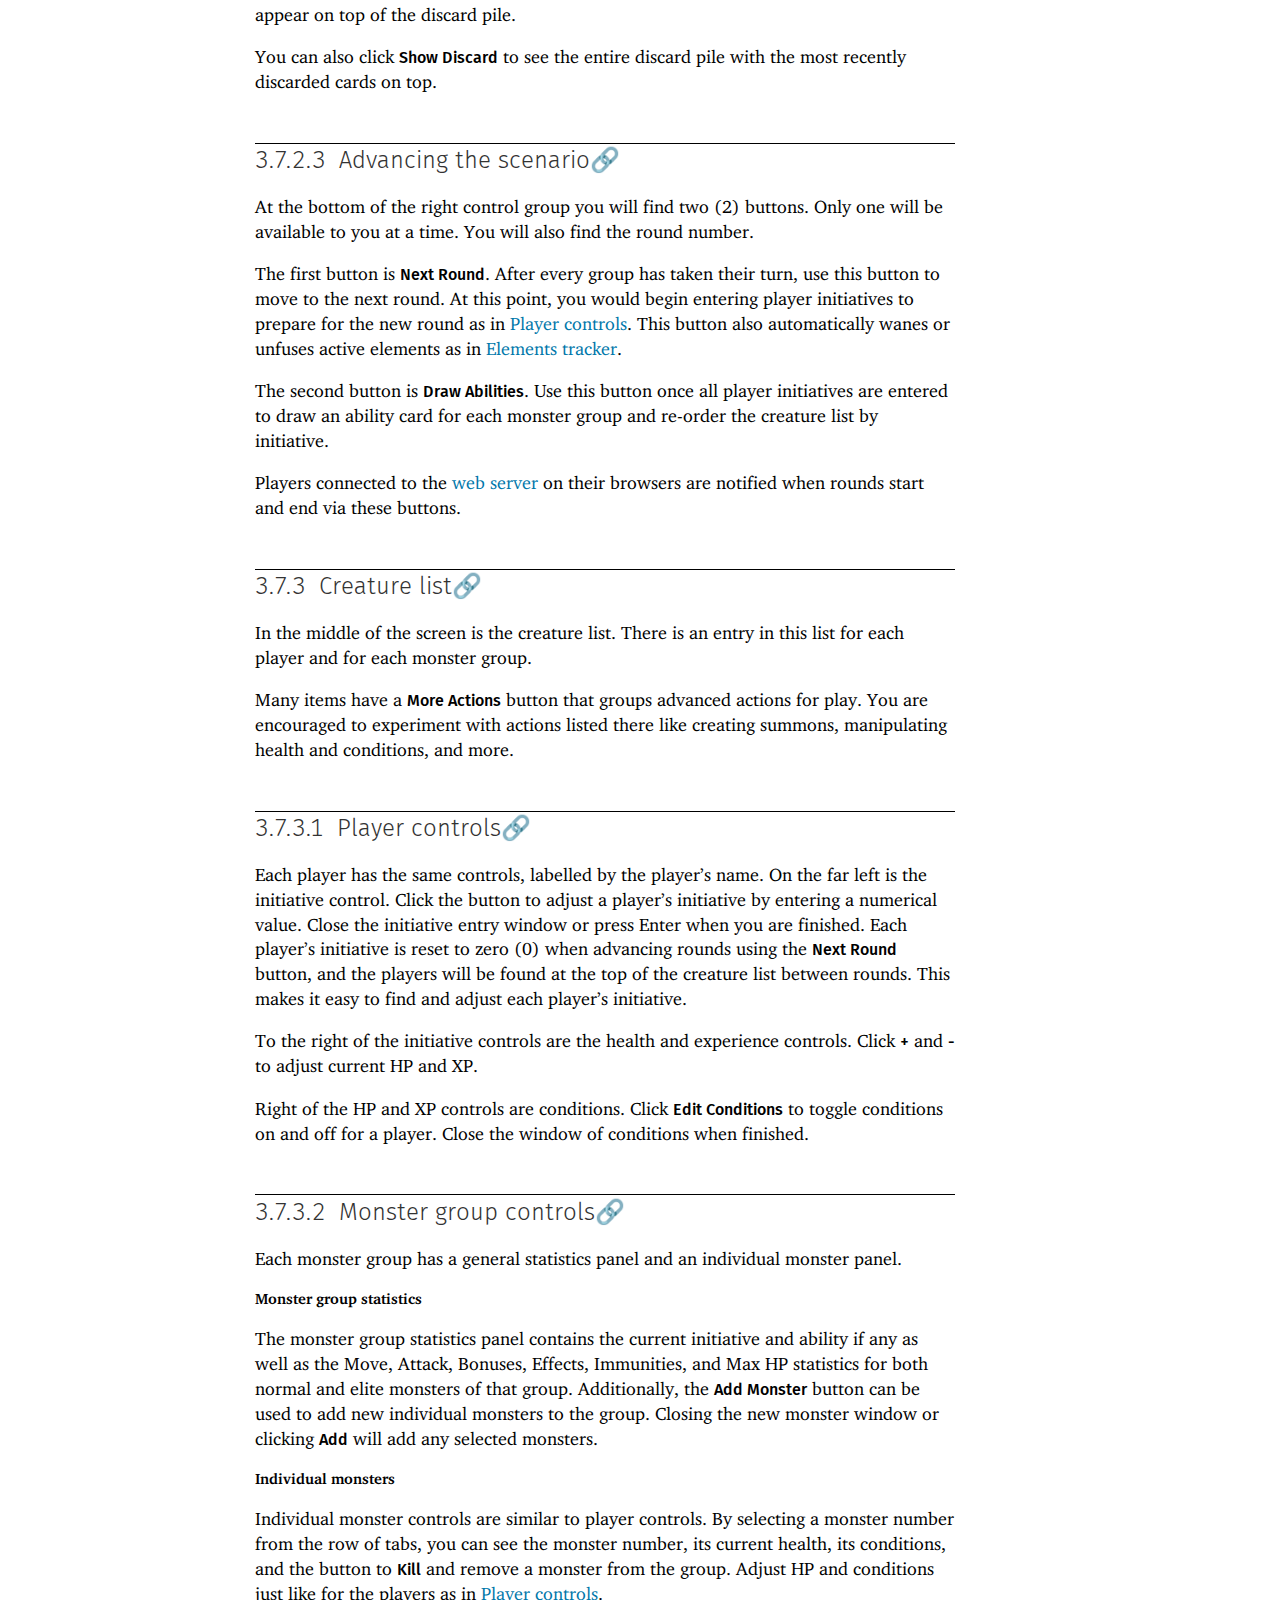
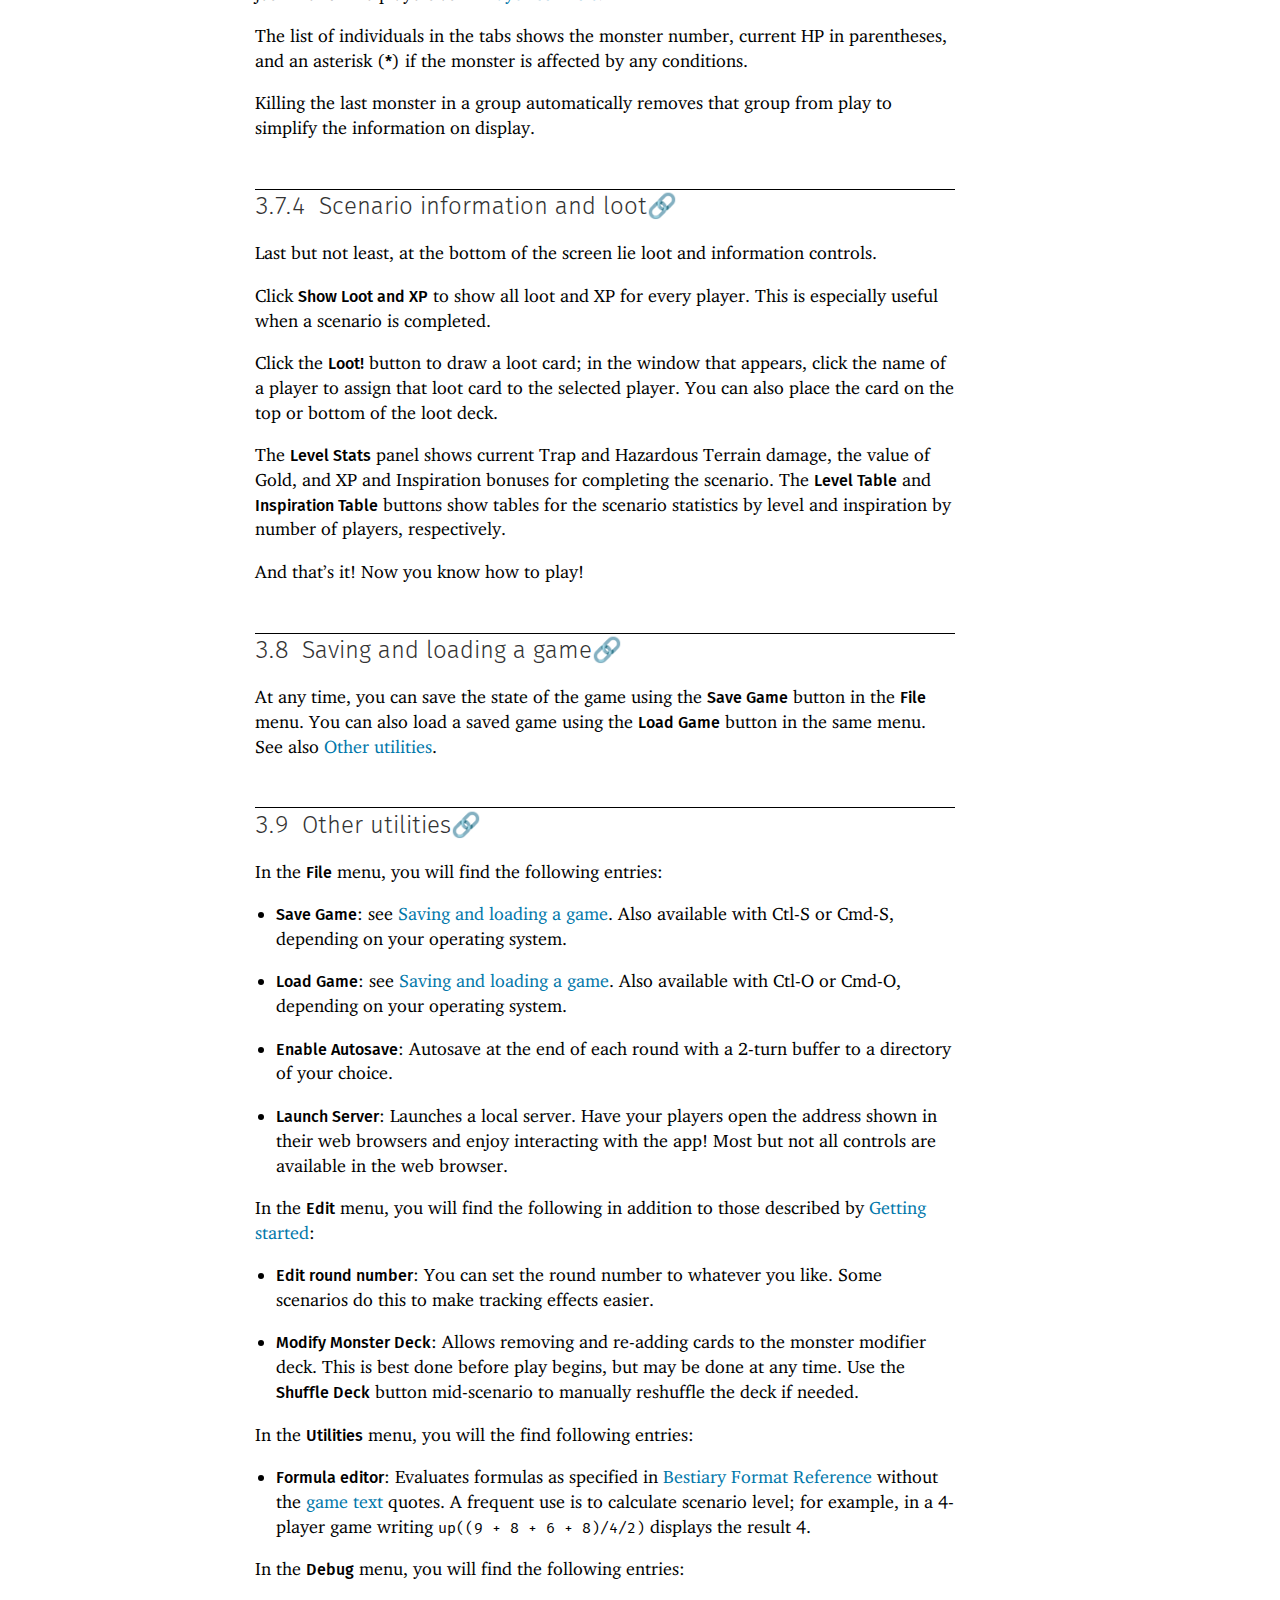
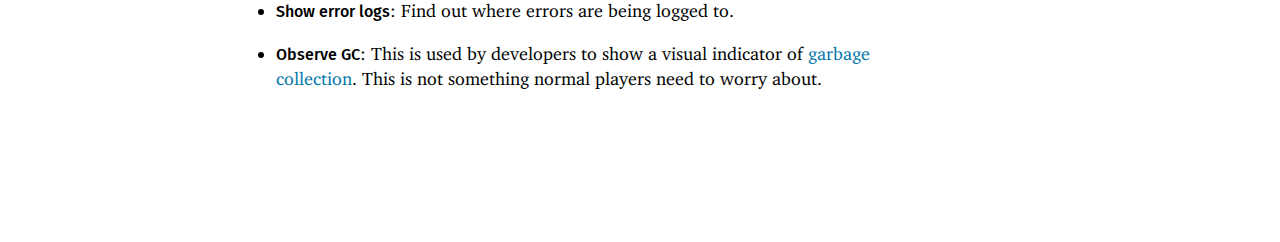
<file: How_to_play.html>
<!DOCTYPE html PUBLIC "-//W3C//DTD HTML 4.01 Transitional//EN" "http://www.w3.org/TR/html4/loose.dtd">
<html><head><meta http-equiv="content-type" content="text/html; charset=utf-8"/><meta name="viewport" content="width=device-width, initial-scale=0.8"/><title>3&nbsp;How to play</title><link rel="stylesheet" type="text/css" href="scribble.css" title="default"/><link rel="stylesheet" type="text/css" href="manual-style.css" title="default"/><link rel="stylesheet" type="text/css" href="manual-racket.css" title="default"/><script type="text/javascript" src="scribble-common.js"></script><script type="text/javascript" src="manual-racket.js"></script><!--[if IE 6]><style type="text/css">.SIEHidden { overflow: hidden; }</style><![endif]--></head><body id="scribble-racket-lang-org"><div class="tocset"><div class="tocview"><div class="tocviewlist tocviewlisttopspace"><div class="tocviewtitle"><table cellspacing="0" cellpadding="0"><tr><td style="width: 1em;"><a href="javascript:void(0);" title="Expand/Collapse" class="tocviewtoggle" onclick="TocviewToggle(this,&quot;tocview_0&quot;);">&#9660;</a></td><td></td><td><a href="index.html" class="tocviewlink" data-pltdoc="x">Frosthaven Manager</a></td></tr></table></div><div class="tocviewsublisttop" style="display: block;" id="tocview_0"><table cellspacing="0" cellpadding="0"><tr><td align="right">1&nbsp;</td><td><a href="about-frosthaven-manager.html" class="tocviewlink" data-pltdoc="x">About Frosthaven Manager</a></td></tr><tr><td align="right">2&nbsp;</td><td><a href="Installing_Frosthaven_Manager.html" class="tocviewlink" data-pltdoc="x">Installing Frosthaven Manager</a></td></tr><tr><td align="right">3&nbsp;</td><td><a href="How_to_play.html" class="tocviewselflink" data-pltdoc="x">How to play</a></td></tr><tr><td align="right">4&nbsp;</td><td><a href="Troubleshooting.html" class="tocviewlink" data-pltdoc="x">Troubleshooting</a></td></tr><tr><td align="right">5&nbsp;</td><td><a href="Programming_a_Scenario.html" class="tocviewlink" data-pltdoc="x">Programming a Scenario</a></td></tr><tr><td align="right">6&nbsp;</td><td><a href="Contributor_s_Guide.html" class="tocviewlink" data-pltdoc="x">Contributor&rsquo;s Guide</a></td></tr><tr><td align="right">7&nbsp;</td><td><a href="Developer_Reference.html" class="tocviewlink" data-pltdoc="x">Developer Reference</a></td></tr><tr><td align="right"></td><td><a href="doc-index.html" class="tocviewlink" data-pltdoc="x">Index</a></td></tr></table></div></div><div class="tocviewlist"><table cellspacing="0" cellpadding="0"><tr><td style="width: 1em;"><a href="javascript:void(0);" title="Expand/Collapse" class="tocviewtoggle" onclick="TocviewToggle(this,&quot;tocview_1&quot;);">&#9658;</a></td><td>3&nbsp;</td><td><a href="How_to_play.html" class="tocviewselflink" data-pltdoc="x">How to play</a></td></tr></table><div class="tocviewsublistbottom" style="display: none;" id="tocview_1"><table cellspacing="0" cellpadding="0"><tr><td align="right">3.1&nbsp;</td><td><a href="How_to_play.html#%28part._.Getting_started%29" class="tocviewlink" data-pltdoc="x">Getting started</a></td></tr><tr><td align="right">3.2&nbsp;</td><td><a href="How_to_play.html#%28part._.Setting_up_the_players%29" class="tocviewlink" data-pltdoc="x">Setting up the players</a></td></tr><tr><td align="right">3.3&nbsp;</td><td><a href="How_to_play.html#%28part._.Setting_up_the_scenario%29" class="tocviewlink" data-pltdoc="x">Setting up the scenario</a></td></tr><tr><td align="right">3.4&nbsp;</td><td><a href="How_to_play.html#%28part._.Setting_up_the_monsters%29" class="tocviewlink" data-pltdoc="x">Setting up the monsters</a></td></tr><tr><td align="right">3.5&nbsp;</td><td><a href="How_to_play.html#%28part._.Setting_up_the_loot_deck%29" class="tocviewlink" data-pltdoc="x">Setting up the loot deck</a></td></tr><tr><td align="right">3.6&nbsp;</td><td><a href="How_to_play.html#%28part._.Setting_up_round_prompts%29" class="tocviewlink" data-pltdoc="x">Setting up round prompts</a></td></tr><tr><td align="right">3.7&nbsp;</td><td><a href="How_to_play.html#%28part._.Play_the_scenario%29" class="tocviewlink" data-pltdoc="x">Play the scenario</a></td></tr><tr><td align="right">3.8&nbsp;</td><td><a href="How_to_play.html#%28part._.Saving_and_loading_a_game%29" class="tocviewlink" data-pltdoc="x">Saving and loading a game</a></td></tr><tr><td align="right">3.9&nbsp;</td><td><a href="How_to_play.html#%28part._.Other_utilities%29" class="tocviewlink" data-pltdoc="x">Other utilities</a></td></tr></table></div></div></div><div class="tocsub"><div class="tocsubtitle">On this page:</div><table class="tocsublist" cellspacing="0"><tr><td><span class="tocsublinknumber">3.1<tt>&nbsp;</tt></span><a href="#%28part._.Getting_started%29" class="tocsubseclink" data-pltdoc="x">Getting started</a></td></tr><tr><td><span class="tocsublinknumber">3.2<tt>&nbsp;</tt></span><a href="#%28part._.Setting_up_the_players%29" class="tocsubseclink" data-pltdoc="x">Setting up the players</a></td></tr><tr><td><span class="tocsublinknumber">3.3<tt>&nbsp;</tt></span><a href="#%28part._.Setting_up_the_scenario%29" class="tocsubseclink" data-pltdoc="x">Setting up the scenario</a></td></tr><tr><td><span class="tocsublinknumber">3.4<tt>&nbsp;</tt></span><a href="#%28part._.Setting_up_the_monsters%29" class="tocsubseclink" data-pltdoc="x">Setting up the monsters</a></td></tr><tr><td><span class="tocsublinknumber">3.4.1<tt>&nbsp;</tt></span><a href="#%28part._select-monster-db%29" class="tocsubseclink" data-pltdoc="x">Choosing a bestiary</a></td></tr><tr><td><span class="tocsublinknumber">3.4.2<tt>&nbsp;</tt></span><a href="#%28part._.Adding_monsters_to_the_scenario%29" class="tocsubseclink" data-pltdoc="x">Adding monsters to the scenario</a></td></tr><tr><td><span class="tocsublinknumber">3.5<tt>&nbsp;</tt></span><a href="#%28part._.Setting_up_the_loot_deck%29" class="tocsubseclink" data-pltdoc="x">Setting up the loot deck</a></td></tr><tr><td><span class="tocsublinknumber">3.6<tt>&nbsp;</tt></span><a href="#%28part._.Setting_up_round_prompts%29" class="tocsubseclink" data-pltdoc="x">Setting up round prompts</a></td></tr><tr><td><span class="tocsublinknumber">3.7<tt>&nbsp;</tt></span><a href="#%28part._.Play_the_scenario%29" class="tocsubseclink" data-pltdoc="x">Play the scenario</a></td></tr><tr><td><span class="tocsublinknumber">3.7.1<tt>&nbsp;</tt></span><a href="#%28part._.Elements_tracker%29" class="tocsubseclink" data-pltdoc="x">Elements tracker</a></td></tr><tr><td><span class="tocsublinknumber">3.7.2<tt>&nbsp;</tt></span><a href="#%28part._.Monster_and_round_controls%29" class="tocsubseclink" data-pltdoc="x">Monster and round controls</a></td></tr><tr><td><span class="tocsublinknumber">3.7.2.1<tt>&nbsp;</tt></span><a href="#%28part._.Adding_bless_and_curse%29" class="tocsubseclink" data-pltdoc="x">Adding bless and curse</a></td></tr><tr><td><span class="tocsublinknumber">3.7.2.2<tt>&nbsp;</tt></span><a href="#%28part._.Drawing_from_the_monster_modifier_deck%29" class="tocsubseclink" data-pltdoc="x">Drawing from the monster modifier deck</a></td></tr><tr><td><span class="tocsublinknumber">3.7.2.3<tt>&nbsp;</tt></span><a href="#%28part._.Advancing_the_scenario%29" class="tocsubseclink" data-pltdoc="x">Advancing the scenario</a></td></tr><tr><td><span class="tocsublinknumber">3.7.3<tt>&nbsp;</tt></span><a href="#%28part._.Creature_list%29" class="tocsubseclink" data-pltdoc="x">Creature list</a></td></tr><tr><td><span class="tocsublinknumber">3.7.3.1<tt>&nbsp;</tt></span><a href="#%28part._.Player_controls%29" class="tocsubseclink" data-pltdoc="x">Player controls</a></td></tr><tr><td><span class="tocsublinknumber">3.7.3.2<tt>&nbsp;</tt></span><a href="#%28part._.Monster_group_controls%29" class="tocsubseclink" data-pltdoc="x">Monster group controls</a></td></tr><tr><td><span class="tocsublinknumber">3.7.4<tt>&nbsp;</tt></span><a href="#%28part._.Scenario_information_and_loot%29" class="tocsubseclink" data-pltdoc="x">Scenario information and loot</a></td></tr><tr><td><span class="tocsublinknumber">3.8<tt>&nbsp;</tt></span><a href="#%28part._.Saving_and_loading_a_game%29" class="tocsubseclink" data-pltdoc="x">Saving and loading a game</a></td></tr><tr><td><span class="tocsublinknumber">3.9<tt>&nbsp;</tt></span><a href="#%28part._.Other_utilities%29" class="tocsubseclink" data-pltdoc="x">Other utilities</a></td></tr></table></div></div><div class="maincolumn"><div class="main"><div class="versionbox"><span class="version">8.16</span></div><div class="navsettop"><span class="navleft"><div class="nosearchform"></div>&nbsp;&nbsp;<span class="tocsettoggle">&nbsp;&nbsp;<a href="javascript:void(0);" title="show/hide table of contents" onclick="TocsetToggle();">contents</a></span></span><span class="navright">&nbsp;&nbsp;<a href="Installing_Frosthaven_Manager.html" title="backward to &quot;2 Installing Frosthaven Manager&quot;" data-pltdoc="x" rel="prev">&larr; prev</a>&nbsp;&nbsp;<a href="index.html" title="up to &quot;Frosthaven Manager&quot;" data-pltdoc="x">up</a>&nbsp;&nbsp;<a href="Troubleshooting.html" title="forward to &quot;4 Troubleshooting&quot;" data-pltdoc="x" rel="next">next &rarr;</a></span>&nbsp;</div><h3 class="heading">3<tt>&nbsp;</tt><a name="(part._.How_to_play)"></a>How to play<span class="button-group"><a href="#(part._.How_to_play)" class="heading-anchor" title="Link to here">🔗</a><span style="visibility: hidden"> </span></span></h3><p>At any time, see the <span class="ssansserif">Help</span> menu for more information.</p><p>Many of the elements of playing a scenario can be programmed, to be saved and
re-used for later play or to save you the tedium of clicking through screens in
the Frosthaven Manager. See <a href="Programming_a_Scenario.html" data-pltdoc="x">Programming a Scenario</a> for more details.
Each step that allows loading scenario programs will explicitly mention that in
this guide.</p><h4 class="heading">3.1<tt>&nbsp;</tt><a name="(part._.Getting_started)"></a>Getting started<span class="button-group"><a href="#(part._.Getting_started)" class="heading-anchor" title="Link to here">🔗</a><span style="visibility: hidden"> </span></span></h4><p>When the Frosthave Manager launches, you&rsquo;ll be on the main screen.</p><p><div class="SIntrapara">Typical first steps include:
</div><div class="SIntrapara"><ol><li><p><a href="How_to_play.html#%28part._.Setting_up_the_players%29" data-pltdoc="x">Setting up the players</a></p></li><li><p><a href="How_to_play.html#%28part._.Setting_up_the_scenario%29" data-pltdoc="x">Setting up the scenario</a></p></li><li><p><a href="How_to_play.html#%28part._.Setting_up_the_monsters%29" data-pltdoc="x">Setting up the monsters</a></p></li><li><p>(Optional) <a href="How_to_play.html#%28part._.Setting_up_the_loot_deck%29" data-pltdoc="x">Setting up the loot deck</a></p></li><li><p>(Optional) <a href="How_to_play.html#%28part._.Setting_up_round_prompts%29" data-pltdoc="x">Setting up round prompts</a></p></li></ol></div></p><p>Then its time to <a href="How_to_play.html#%28part._.Play_the_scenario%29" data-pltdoc="x">Play the scenario</a>. See <a href="How_to_play.html#%28part._.Other_utilities%29" data-pltdoc="x">Other utilities</a> for
advanced uses that might help with certain game rules.</p><h4 class="heading">3.2<tt>&nbsp;</tt><a name="(part._.Setting_up_the_players)"></a>Setting up the players<span class="button-group"><a href="#(part._.Setting_up_the_players)" class="heading-anchor" title="Link to here">🔗</a><span style="visibility: hidden"> </span></span></h4><p>The default game has 2 players. Use the <span class="ssansserif">Edit</span> menu to select
<span class="ssansserif">Edit Number of Players</span> to choose a 3 or 4 player game. Players
are added and removed automatically to match the selection.</p><p><div class="SIntrapara">Then, for each player, click <span class="ssansserif">More Actions</span> and:
</div><div class="SIntrapara"><ol><li><p>Click <span class="ssansserif">Edit Name</span> to change the player&rsquo;s name</p></li><li><p>Click <span class="ssansserif">Change Max. HP</span> to adjust maximum HP. Current hit points
are not adjusted, so don&rsquo;t forget to bump those up, too.</p></li></ol></div></p><p>If you <a href="How_to_play.html#%28part._.Other_utilities%29" data-pltdoc="x">launch the server</a> after selecting the number
of players in your game, your players can also edit their own name and maximum
health from their web browsers.</p><h4 class="heading">3.3<tt>&nbsp;</tt><a name="(part._.Setting_up_the_scenario)"></a>Setting up the scenario<span class="button-group"><a href="#(part._.Setting_up_the_scenario)" class="heading-anchor" title="Link to here">🔗</a><span style="visibility: hidden"> </span></span></h4><p>In the same <span class="ssansserif">Edit</span> menu, select <span class="ssansserif">Edit Scenario Level</span> to
choose the scenario level, which is also the default monster level.</p><h4 class="heading">3.4<tt>&nbsp;</tt><a name="(part._.Setting_up_the_monsters)"></a>Setting up the monsters<span class="button-group"><a href="#(part._.Setting_up_the_monsters)" class="heading-anchor" title="Link to here">🔗</a><span style="visibility: hidden"> </span></span></h4><p>In the <span class="ssansserif">Edit</span> menu, first select <span class="ssansserif">Choose Bestiary</span>. If you try
to <span class="ssansserif">Add Monster Group</span> without choosing a bestiary, you&rsquo;ll first be
asked to choose a bestiary.</p><h5 class="heading">3.4.1<tt>&nbsp;</tt><a name="(part._select-monster-db)"></a>Choosing a bestiary<span class="button-group"><a href="#(part._select-monster-db)" class="heading-anchor" title="Link to here">🔗</a><span style="visibility: hidden"> </span></span></h5><p>Click either the <span class="ssansserif">Open Bestiary or Foes</span> button or the <span class="ssansserif">Use
Default Bestiary</span> button. Then use the viewer below to explore and confirm the
monster information. If you need to change the bestiary, note that all current
monsters groups will be removed.</p><p>Opening a bestiary allows you to completely customize monster statistics and
behavior so that you can enter the monsters needed for a specific scenario or
game. Instead of a bestiary, you can open a foes specification which bundles a
bestiary with a specification of which monsters will be present, normal or
elite, for this scenario.</p><p>Using the default bestiary loads a demo database that is useful for trying out
Frosthaven Manager.</p><p><div class="SIntrapara">In a real game of Frosthaven, you likely want to use a custom bestiary. See
<a href="Programming_a_Scenario.html" data-pltdoc="x">Programming a Scenario</a> for more information on how to create a custom
bestiary. </div><div class="SIntrapara"><blockquote class="refpara"><blockquote class="refcolumn"><blockquote class="refcontent"><p>Interested in contributing to Frosthaven Manager? Help me
build a bestiary editor to make creating custom bestiaries easier!</p></blockquote></blockquote></blockquote></div></p><h5 class="heading">3.4.2<tt>&nbsp;</tt><a name="(part._.Adding_monsters_to_the_scenario)"></a>Adding monsters to the scenario<span class="button-group"><a href="#(part._.Adding_monsters_to_the_scenario)" class="heading-anchor" title="Link to here">🔗</a><span style="visibility: hidden"> </span></span></h5><blockquote class="refpara"><blockquote class="refcolumn"><blockquote class="refcontent"><p>If you opened a foes specification in
<a href="How_to_play.html#%28part._select-monster-db%29" data-pltdoc="x">Choosing a bestiary</a>, you will skip this step.</p></blockquote></blockquote></blockquote><p>Click the <span class="ssansserif">Add Monster Group</span> button to add a monster group to the
scenario. <span class="refelem"><span class="refcolumn"><span class="refcontent">Adding a monster group can also be trigged from the
<span class="ssansserif">Edit</span> menu with <span class="ssansserif">Add Monster Group</span> or by pressing Ctl-N or
Cmd-N, depending on your operating system.</span></span></span> Choose a set, like
<span class="ssansserif">Archer</span>, and the select a more specific monster, like
<span class="ssansserif">Wyrmling Archer</span>, by using the drop-downs. Then, check the boxes for
the monster numbers you want to include, and check the <span class="ssansserif">Elite?</span> boxes
for any numbers that are elite. Don&rsquo;t forget to adjust the <span class="ssansserif">Level</span>
slider if the monsters in this group are of higher or lower level than normal.
When you&rsquo;re finished, click <span class="ssansserif">Add</span>.</p><p>When adding a monster group, you can close the monster group-chooser without
selecting any active numbers to stop adding a new group. Note that you cannot
add two separate groups of the same kind. For example, you can only have one
<span class="ssansserif">Wyrmling Archer</span> group at a time.</p><h4 class="heading">3.5<tt>&nbsp;</tt><a name="(part._.Setting_up_the_loot_deck)"></a>Setting up the loot deck<span class="button-group"><a href="#(part._.Setting_up_the_loot_deck)" class="heading-anchor" title="Link to here">🔗</a><span style="visibility: hidden"> </span></span></h4><p>This step is for those who want to use custom loot cards or who don&rsquo;t want to
play with physical loot cards. Once you set up the loot deck, the
<span class="ssansserif">Loot</span> button will be enabled for both the local application and any
web browsers connected to the <a href="How_to_play.html#%28part._.Other_utilities%29" data-pltdoc="x">web server</a>.</p><p><div class="SIntrapara">From the <span class="ssansserif">Edit</span> menu, select <span class="ssansserif">Build Loot Deck</span>.
</div><div class="SIntrapara"><ul><li><p>To include a &ldquo;Random Item&rdquo; card, check the box labelled <span class="ssansserif">Random Item Card?</span>.</p></li><li><p>To include loot cards worth gold, adjust the number of money cards. Click <span class="ssansserif">+</span> and <span class="ssansserif">-</span> to adjust the number of money cards in the deck.</p></li><li><p>To include materials, increase or decrease the number of each material card. Click <span class="ssansserif">+</span> and <span class="ssansserif">-</span> to adjust the number of each material card in the deck.</p></li><li><p>Similarly for herbs: Click <span class="ssansserif">+</span> and <span class="ssansserif">-</span> to adjust the number of each herb card in the deck.</p></li></ul></div></p><p>You can browse the list of possible loot cards on the left of the screen. You
can also reset the deck to the standard configuration or load a custom deck
using the provided controls. See <a href="Programming_a_Scenario.html#%28part._.Programming_.Loot%29" data-pltdoc="x">Programming Loot</a> to write loot
programs. Double-clicking a loot card will add a <span class="ssansserif">+ 1</span> sticker to it.
There is no facility to remove stickers; instead, reset to the standard
configuration or reload your custom deck to remove all stickers.</p><h4 class="heading">3.6<tt>&nbsp;</tt><a name="(part._.Setting_up_round_prompts)"></a>Setting up round prompts<span class="button-group"><a href="#(part._.Setting_up_round_prompts)" class="heading-anchor" title="Link to here">🔗</a><span style="visibility: hidden"> </span></span></h4><p>You can add a prompt to remind you about a special rule at the beginning or end
of specified rounds. From the <span class="ssansserif">Edit</span> menu, select <span class="ssansserif">Manage
Round Prompts</span>.</p><p>A list of prompts is presented. To add a prompt, click <span class="ssansserif">Add Prompt</span> and
choose the timing of a prompt to add. You can remove specific prompts with
<span class="ssansserif">X</span>. These prompts will trigger during the game to remind you to check
the rules. You can add more during the game via the <span class="ssansserif">Edit</span> menu in the
same way.</p><h4 class="heading">3.7<tt>&nbsp;</tt><a name="(part._.Play_the_scenario)"></a>Play the scenario<span class="button-group"><a href="#(part._.Play_the_scenario)" class="heading-anchor" title="Link to here">🔗</a><span style="visibility: hidden"> </span></span></h4><p>The main scenario screen features several elements, which we will examine in
turn.</p><h5 class="heading">3.7.1<tt>&nbsp;</tt><a name="(part._.Elements_tracker)"></a>Elements tracker<span class="button-group"><a href="#(part._.Elements_tracker)" class="heading-anchor" title="Link to here">🔗</a><span style="visibility: hidden"> </span></span></h5><p>On the far left is the elements tracker. Each of the six (6) elements is
represented by a labelled icon and a button. The button controls the state of
the element: click to infuse an element, and notice that the background of the
element fills up with color. Click again to manually wane the element; notice
the background is only half full. Click a third time to completely unfuse the
element&#8212;<wbr></wbr>now, the background should be back to black. Alternately, you can
click the element to transition to the state indicated by the button. You can
also right-click the element to transition to any state.</p><p>The <span class="ssansserif">Infuse All</span> and <span class="ssansserif">Consume All</span> buttons will infuse or
unfuse all the elements, respectively.</p><p>Note that elements are advanced automatically by the <span class="ssansserif">Next Round</span>
button as in <a href="How_to_play.html#%28part._.Advancing_the_scenario%29" data-pltdoc="x">Advancing the scenario</a>.</p><p>Here are the elements in each of the unfused, infused, and waning states:</p><p><img style="vertical-align: -0.0px; margin: -3px -3px -3px -3px;" src="pict.png" alt="image" width="56.0" height="169.96875"/><img style="vertical-align: -3.1086244689504383e-15px; margin: -3px -3px -3px -3px;" src="pict_2.png" alt="image" width="56.0" height="169.96875"/><img style="vertical-align: -3.1086244689504383e-15px; margin: -3px -3px -3px -3px;" src="pict_3.png" alt="image" width="56.0" height="169.96875"/><img style="vertical-align: -3.1086244689504383e-15px; margin: -3px -3px -3px -3px;" src="pict_4.png" alt="image" width="56.0" height="169.96875"/><img style="vertical-align: -3.1086244689504383e-15px; margin: -3px -3px -3px -3px;" src="pict_5.png" alt="image" width="56.0" height="169.96875"/><img style="vertical-align: -3.1086244689504383e-15px; margin: -3px -3px -3px -3px;" src="pict_6.png" alt="image" width="56.0" height="169.96875"/></p><h5 class="heading">3.7.2<tt>&nbsp;</tt><a name="(part._.Monster_and_round_controls)"></a>Monster and round controls<span class="button-group"><a href="#(part._.Monster_and_round_controls)" class="heading-anchor" title="Link to here">🔗</a><span style="visibility: hidden"> </span></span></h5><p>On the far right are several controls.</p><h5 class="heading">3.7.2.1<tt>&nbsp;</tt><a name="(part._.Adding_bless_and_curse)"></a>Adding bless and curse<span class="button-group"><a href="#(part._.Adding_bless_and_curse)" class="heading-anchor" title="Link to here">🔗</a><span style="visibility: hidden"> </span></span></h5><p>At the top you will find buttons to add Curse and Bless cards to the monster
decks. They also tell you how many Curse and Bless cards are left to be added.
These buttons will not be active if there are no Curse or Bless cards left.</p><p>You will also find buttons to add Bless cards to and from the player decks;
these help track the remaining Bless cards for monsters and have no effect on
players in the Frosthaven Manager. In actual table play, you should expect to
manage the lone Bless deck and keep it in sync with the Frosthaven Manager&rsquo;s
Bless deck. Click <span class="ssansserif">Bless Player</span> when giving a player a Bless; click
<span class="ssansserif">Unbless Player</span> when a Bless comes out of a player deck.</p><h5 class="heading">3.7.2.2<tt>&nbsp;</tt><a name="(part._.Drawing_from_the_monster_modifier_deck)"></a>Drawing from the monster modifier deck<span class="button-group"><a href="#(part._.Drawing_from_the_monster_modifier_deck)" class="heading-anchor" title="Link to here">🔗</a><span style="visibility: hidden"> </span></span></h5><p>Towards the middle of the right group of controls you will find a group of
controls for the monster&rsquo;s modifier deck. Three (3) buttons draw cards from the
modifier deck. The first says <span class="ssansserif">Draw Modifier</span> and indicates how many
modifier cards are in the deck. It draws a single card, which is shown next on
the Discard Pile. As you draw more cards, only the top of the discard pile is
shown. The next modifier-drawing button reads <span class="ssansserif">Advantage</span>. This button
draws two modifier cards and uses the better of the two, like drawing with
advantage. <span class="emph">The final card will always appear on top of the discard pile.</span>
The third and final modifier card button is <span class="ssansserif">Disadvantage</span>. Like the
<span class="ssansserif">Advantage</span> button, two cards are drawn. This time, the worse of the
two is used, and the better is discarded. The used card will appear on top of
the discard pile.</p><p>You can also click <span class="ssansserif">Show Discard</span> to see the entire discard pile with
the most recently discarded cards on top.</p><h5 class="heading">3.7.2.3<tt>&nbsp;</tt><a name="(part._.Advancing_the_scenario)"></a>Advancing the scenario<span class="button-group"><a href="#(part._.Advancing_the_scenario)" class="heading-anchor" title="Link to here">🔗</a><span style="visibility: hidden"> </span></span></h5><p>At the bottom of the right control group you will find two (2) buttons. Only
one will be available to you at a time. You will also find the round number.</p><p>The first button is <span class="ssansserif">Next Round</span>. After every group has taken their
turn, use this button to move to the next round. At this point, you would begin
entering player initiatives to prepare for the new round as in
<a href="How_to_play.html#%28part._.Player_controls%29" data-pltdoc="x">Player controls</a>. This button also automatically wanes or unfuses active
elements as in <a href="How_to_play.html#%28part._.Elements_tracker%29" data-pltdoc="x">Elements tracker</a>.</p><p>The second button is <span class="ssansserif">Draw Abilities</span>. Use this button once all player
initiatives are entered to draw an ability card for each monster group and
re-order the creature list by initiative.</p><p>Players connected to the <a href="How_to_play.html#%28part._.Other_utilities%29" data-pltdoc="x">web server</a> on their
browsers are notified when rounds start and end via these buttons.</p><h5 class="heading">3.7.3<tt>&nbsp;</tt><a name="(part._.Creature_list)"></a>Creature list<span class="button-group"><a href="#(part._.Creature_list)" class="heading-anchor" title="Link to here">🔗</a><span style="visibility: hidden"> </span></span></h5><p>In the middle of the screen is the creature list. There is an entry in this list
for each player and for each monster group.</p><p>Many items have a <span class="ssansserif">More Actions</span> button that groups advanced actions
for play. You are encouraged to experiment with actions listed there like
creating summons, manipulating health and conditions, and more.</p><h5 class="heading">3.7.3.1<tt>&nbsp;</tt><a name="(part._.Player_controls)"></a>Player controls<span class="button-group"><a href="#(part._.Player_controls)" class="heading-anchor" title="Link to here">🔗</a><span style="visibility: hidden"> </span></span></h5><p>Each player has the same controls, labelled by the player&rsquo;s name. On the far
left is the initiative control. Click the button to adjust a player&rsquo;s initiative
by entering a numerical value. Close the initiative entry window or press Enter
when you are finished. Each player&rsquo;s initiative is reset to zero (0) when
advancing rounds using the <span class="ssansserif">Next Round</span> button, and the players will be
found at the top of the creature list between rounds. This makes it easy to find
and adjust each player&rsquo;s initiative.</p><p>To the right of the initiative controls are the health and experience controls.
Click <span class="ssansserif">+</span> and <span class="ssansserif">-</span> to adjust current HP and XP.</p><p>Right of the HP and XP controls are conditions. Click <span class="ssansserif">Edit Conditions</span>
to toggle conditions on and off for a player. Close the window of conditions
when finished.</p><h5 class="heading">3.7.3.2<tt>&nbsp;</tt><a name="(part._.Monster_group_controls)"></a>Monster group controls<span class="button-group"><a href="#(part._.Monster_group_controls)" class="heading-anchor" title="Link to here">🔗</a><span style="visibility: hidden"> </span></span></h5><p>Each monster group has a general statistics panel and an individual monster
panel.</p><p><span class="SSubSubSubSection">Monster group statistics</span></p><p>The monster group statistics panel contains the current initiative and ability
if any as well as the Move, Attack, Bonuses, Effects, Immunities, and Max HP
statistics for both normal and elite monsters of that group. Additionally, the
<span class="ssansserif">Add Monster</span> button can be used to add new individual monsters to the
group. Closing the new monster window or clicking <span class="ssansserif">Add</span> will add any
selected monsters.</p><p><span class="SSubSubSubSection">Individual monsters</span></p><p>Individual monster controls are similar to player controls. By selecting a
monster number from the row of tabs, you can see the monster number, its current
health, its conditions, and the button to <span class="ssansserif">Kill</span> and remove a monster
from the group. Adjust HP and conditions just like for the players as in
<a href="How_to_play.html#%28part._.Player_controls%29" data-pltdoc="x">Player controls</a>.</p><p>The list of individuals in the tabs shows the monster number, current HP in
parentheses, and an asterisk (<span class="ssansserif">*</span>) if the monster is affected by any
conditions.</p><p>Killing the last monster in a group automatically removes that group from play
to simplify the information on display.</p><h5 class="heading">3.7.4<tt>&nbsp;</tt><a name="(part._.Scenario_information_and_loot)"></a>Scenario information and loot<span class="button-group"><a href="#(part._.Scenario_information_and_loot)" class="heading-anchor" title="Link to here">🔗</a><span style="visibility: hidden"> </span></span></h5><p>Last but not least, at the bottom of the screen lie loot and information
controls.</p><p>Click <span class="ssansserif">Show Loot and XP</span> to show all loot and XP for every player. This
is especially useful when a scenario is completed.</p><p>Click the <span class="ssansserif">Loot!</span> button to draw a loot card; in the window that
appears, click the name of a player to assign that loot card to the selected
player. You can also place the card on the top or bottom of the loot deck.</p><p>The <span class="ssansserif">Level Stats</span> panel shows current Trap and Hazardous Terrain
damage, the value of Gold, and XP and Inspiration bonuses for completing the
scenario. The <span class="ssansserif">Level Table</span> and <span class="ssansserif">Inspiration Table</span> buttons
show tables for the scenario statistics by level and inspiration by number of
players, respectively.</p><p>And that&rsquo;s it! Now you know how to play!</p><h4 class="heading">3.8<tt>&nbsp;</tt><a name="(part._.Saving_and_loading_a_game)"></a>Saving and loading a game<span class="button-group"><a href="#(part._.Saving_and_loading_a_game)" class="heading-anchor" title="Link to here">🔗</a><span style="visibility: hidden"> </span></span></h4><p>At any time, you can save the state of the game using the <span class="ssansserif">Save Game</span>
button in the <span class="ssansserif">File</span> menu. You can also load a saved game using the
<span class="ssansserif">Load Game</span> button in the same menu. See also <a href="How_to_play.html#%28part._.Other_utilities%29" data-pltdoc="x">Other utilities</a>.</p><h4 class="heading">3.9<tt>&nbsp;</tt><a name="(part._.Other_utilities)"></a>Other utilities<span class="button-group"><a href="#(part._.Other_utilities)" class="heading-anchor" title="Link to here">🔗</a><span style="visibility: hidden"> </span></span></h4><p><div class="SIntrapara">In the <span class="ssansserif">File</span> menu, you will find the following entries:
</div><div class="SIntrapara"><ul><li><p><span class="ssansserif">Save Game</span>: see <a href="How_to_play.html#%28part._.Saving_and_loading_a_game%29" data-pltdoc="x">Saving and loading a game</a>. Also available with Ctl-S or Cmd-S, depending on your operating system.</p></li><li><p><span class="ssansserif">Load Game</span>: see <a href="How_to_play.html#%28part._.Saving_and_loading_a_game%29" data-pltdoc="x">Saving and loading a game</a>. Also available with Ctl-O or Cmd-O, depending on your operating system.</p></li><li><p><span class="ssansserif">Enable Autosave</span>: Autosave at the end of each round with a 2-turn buffer to a directory of your choice.</p></li><li><p><span class="ssansserif">Launch Server</span>: Launches a local server. Have your players open the address shown in their web browsers and enjoy interacting with the app! Most but not all controls are available in the web browser.</p></li></ul></div></p><p><div class="SIntrapara">In the <span class="ssansserif">Edit</span> menu, you will find the following in addition to those
described by <a href="How_to_play.html#%28part._.Getting_started%29" data-pltdoc="x">Getting started</a>:
</div><div class="SIntrapara"><ul><li><p><span class="ssansserif">Edit round number</span>: You can set the round number to whatever you like. Some scenarios do this to make tracking effects easier.</p></li><li><p><span class="ssansserif">Modify Monster Deck</span>: Allows removing and re-adding cards to the monster modifier deck. This is best done before play begins, but may be done at any time. Use the <span class="ssansserif">Shuffle Deck</span> button mid-scenario to manually reshuffle the deck if needed.</p></li></ul></div></p><p><div class="SIntrapara">In the <span class="ssansserif">Utilities</span> menu, you will the find following entries:
</div><div class="SIntrapara"><ul><li><p><span class="ssansserif">Formula editor</span>: Evaluates formulas as specified in <a href="Programming_a_Scenario.html#%28part._.Bestiary_.Format_.Reference%29" data-pltdoc="x">Bestiary Format Reference</a> without the <a href="Programming_a_Scenario.html#%28tech._game._text%29" class="techoutside" data-pltdoc="x"><span class="techinside">game text</span></a> quotes. A frequent use is to calculate scenario level; for example, in a 4-player game writing <span class="stt">up((9 + 8 + 6 + 8)/4/2)</span> displays the result 4.</p></li></ul></div></p><p><div class="SIntrapara">In the <span class="ssansserif">Debug</span> menu, you will find the following entries:
</div><div class="SIntrapara"><ul><li><p><span class="ssansserif">Show error logs</span>: Find out where errors are being logged to.</p></li><li><p><span class="ssansserif">Observe GC</span>: This is used by developers to show a visual indicator of <a href="http://pkg-build.racket-lang.org/doc/reference/eval-model.html#%28tech._garbage._collection%29" class="techoutside" data-pltdoc="x"><span class="techinside">garbage collection</span></a>. This is not something normal players need to worry about.</p></li></ul></div></p><div class="navsetbottom"><span class="navleft"><div class="nosearchform"></div>&nbsp;&nbsp;<span class="tocsettoggle">&nbsp;&nbsp;<a href="javascript:void(0);" title="show/hide table of contents" onclick="TocsetToggle();">contents</a></span></span><span class="navright">&nbsp;&nbsp;<a href="Installing_Frosthaven_Manager.html" title="backward to &quot;2 Installing Frosthaven Manager&quot;" data-pltdoc="x" rel="prev">&larr; prev</a>&nbsp;&nbsp;<a href="index.html" title="up to &quot;Frosthaven Manager&quot;" data-pltdoc="x">up</a>&nbsp;&nbsp;<a href="Troubleshooting.html" title="forward to &quot;4 Troubleshooting&quot;" data-pltdoc="x" rel="next">next &rarr;</a></span>&nbsp;</div></div></div><div id="contextindicator">&nbsp;</div></body></html>
</file>
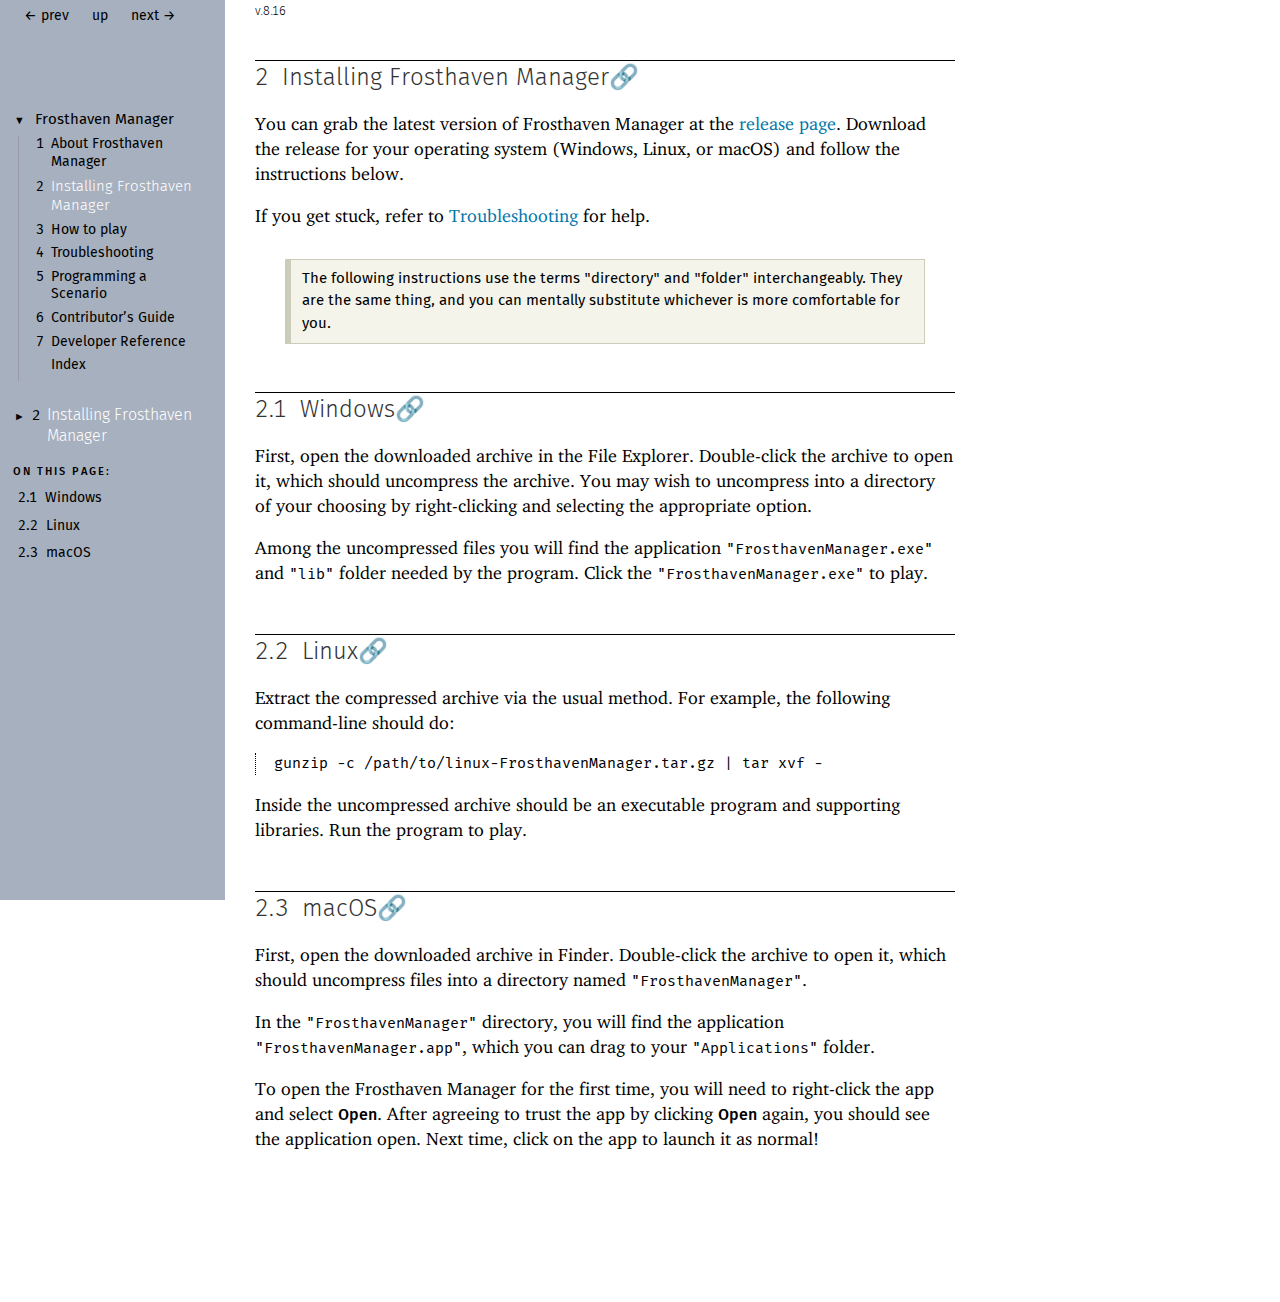
<file: Installing_Frosthaven_Manager.html>
<!DOCTYPE html PUBLIC "-//W3C//DTD HTML 4.01 Transitional//EN" "http://www.w3.org/TR/html4/loose.dtd">
<html><head><meta http-equiv="content-type" content="text/html; charset=utf-8"/><meta name="viewport" content="width=device-width, initial-scale=0.8"/><title>2&nbsp;Installing Frosthaven Manager</title><link rel="stylesheet" type="text/css" href="scribble.css" title="default"/><link rel="stylesheet" type="text/css" href="manual-style.css" title="default"/><link rel="stylesheet" type="text/css" href="manual-racket.css" title="default"/><script type="text/javascript" src="scribble-common.js"></script><script type="text/javascript" src="manual-racket.js"></script><!--[if IE 6]><style type="text/css">.SIEHidden { overflow: hidden; }</style><![endif]--></head><body id="scribble-racket-lang-org"><div class="tocset"><div class="tocview"><div class="tocviewlist tocviewlisttopspace"><div class="tocviewtitle"><table cellspacing="0" cellpadding="0"><tr><td style="width: 1em;"><a href="javascript:void(0);" title="Expand/Collapse" class="tocviewtoggle" onclick="TocviewToggle(this,&quot;tocview_0&quot;);">&#9660;</a></td><td></td><td><a href="index.html" class="tocviewlink" data-pltdoc="x">Frosthaven Manager</a></td></tr></table></div><div class="tocviewsublisttop" style="display: block;" id="tocview_0"><table cellspacing="0" cellpadding="0"><tr><td align="right">1&nbsp;</td><td><a href="about-frosthaven-manager.html" class="tocviewlink" data-pltdoc="x">About Frosthaven Manager</a></td></tr><tr><td align="right">2&nbsp;</td><td><a href="Installing_Frosthaven_Manager.html" class="tocviewselflink" data-pltdoc="x">Installing Frosthaven Manager</a></td></tr><tr><td align="right">3&nbsp;</td><td><a href="How_to_play.html" class="tocviewlink" data-pltdoc="x">How to play</a></td></tr><tr><td align="right">4&nbsp;</td><td><a href="Troubleshooting.html" class="tocviewlink" data-pltdoc="x">Troubleshooting</a></td></tr><tr><td align="right">5&nbsp;</td><td><a href="Programming_a_Scenario.html" class="tocviewlink" data-pltdoc="x">Programming a Scenario</a></td></tr><tr><td align="right">6&nbsp;</td><td><a href="Contributor_s_Guide.html" class="tocviewlink" data-pltdoc="x">Contributor&rsquo;s Guide</a></td></tr><tr><td align="right">7&nbsp;</td><td><a href="Developer_Reference.html" class="tocviewlink" data-pltdoc="x">Developer Reference</a></td></tr><tr><td align="right"></td><td><a href="doc-index.html" class="tocviewlink" data-pltdoc="x">Index</a></td></tr></table></div></div><div class="tocviewlist"><table cellspacing="0" cellpadding="0"><tr><td style="width: 1em;"><a href="javascript:void(0);" title="Expand/Collapse" class="tocviewtoggle" onclick="TocviewToggle(this,&quot;tocview_1&quot;);">&#9658;</a></td><td>2&nbsp;</td><td><a href="Installing_Frosthaven_Manager.html" class="tocviewselflink" data-pltdoc="x">Installing Frosthaven Manager</a></td></tr></table><div class="tocviewsublistbottom" style="display: none;" id="tocview_1"><table cellspacing="0" cellpadding="0"><tr><td align="right">2.1&nbsp;</td><td><a href="Installing_Frosthaven_Manager.html#%28part._.Windows%29" class="tocviewlink" data-pltdoc="x">Windows</a></td></tr><tr><td align="right">2.2&nbsp;</td><td><a href="Installing_Frosthaven_Manager.html#%28part._.Linux%29" class="tocviewlink" data-pltdoc="x">Linux</a></td></tr><tr><td align="right">2.3&nbsp;</td><td><a href="Installing_Frosthaven_Manager.html#%28part._mac.O.S%29" class="tocviewlink" data-pltdoc="x">mac<span class="mywbr"> &nbsp;</span>OS</a></td></tr></table></div></div></div><div class="tocsub"><div class="tocsubtitle">On this page:</div><table class="tocsublist" cellspacing="0"><tr><td><span class="tocsublinknumber">2.1<tt>&nbsp;</tt></span><a href="#%28part._.Windows%29" class="tocsubseclink" data-pltdoc="x">Windows</a></td></tr><tr><td><span class="tocsublinknumber">2.2<tt>&nbsp;</tt></span><a href="#%28part._.Linux%29" class="tocsubseclink" data-pltdoc="x">Linux</a></td></tr><tr><td><span class="tocsublinknumber">2.3<tt>&nbsp;</tt></span><a href="#%28part._mac.O.S%29" class="tocsubseclink" data-pltdoc="x">mac<span class="mywbr"> &nbsp;</span>OS</a></td></tr></table></div></div><div class="maincolumn"><div class="main"><div class="versionbox"><span class="version">8.16</span></div><div class="navsettop"><span class="navleft"><div class="nosearchform"></div>&nbsp;&nbsp;<span class="tocsettoggle">&nbsp;&nbsp;<a href="javascript:void(0);" title="show/hide table of contents" onclick="TocsetToggle();">contents</a></span></span><span class="navright">&nbsp;&nbsp;<a href="about-frosthaven-manager.html" title="backward to &quot;1 About Frosthaven Manager&quot;" data-pltdoc="x" rel="prev">&larr; prev</a>&nbsp;&nbsp;<a href="index.html" title="up to &quot;Frosthaven Manager&quot;" data-pltdoc="x">up</a>&nbsp;&nbsp;<a href="How_to_play.html" title="forward to &quot;3 How to play&quot;" data-pltdoc="x" rel="next">next &rarr;</a></span>&nbsp;</div><h3 class="heading">2<tt>&nbsp;</tt><a name="(part._.Installing_.Frosthaven_.Manager)"></a>Installing Frosthaven Manager<span class="button-group"><a href="#(part._.Installing_.Frosthaven_.Manager)" class="heading-anchor" title="Link to here">🔗</a><span style="visibility: hidden"> </span></span></h3><p>You can grab the latest version of Frosthaven Manager at the
<a href="https://github.com/benknoble/frosthaven-manager/releases">release page</a>. Download the release for your operating
system (Windows, Linux, or macOS) and follow the instructions below.</p><p>If you get stuck, refer to <a href="Troubleshooting.html" data-pltdoc="x">Troubleshooting</a> for help.</p><blockquote class="refpara"><blockquote class="refcolumn"><blockquote class="refcontent"><p>The following instructions use the terms "directory" and "folder"
interchangeably. They are the same thing, and you can mentally substitute
whichever is more comfortable for you.</p></blockquote></blockquote></blockquote><h4 class="heading">2.1<tt>&nbsp;</tt><a name="(part._.Windows)"></a>Windows<span class="button-group"><a href="#(part._.Windows)" class="heading-anchor" title="Link to here">🔗</a><span style="visibility: hidden"> </span></span></h4><p>First, open the downloaded archive in the File Explorer. Double-click the
archive to open it, which should uncompress the archive. You may wish to
uncompress into a directory of your choosing by right-clicking and selecting the
appropriate option.</p><p>Among the uncompressed files you will find the application
<span class="stt">"FrosthavenManager.exe"</span> and <span class="stt">"lib"</span> folder needed by the
program. Click the <span class="stt">"FrosthavenManager.exe"</span> to play.</p><h4 class="heading">2.2<tt>&nbsp;</tt><a name="(part._.Linux)"></a>Linux<span class="button-group"><a href="#(part._.Linux)" class="heading-anchor" title="Link to here">🔗</a><span style="visibility: hidden"> </span></span></h4><p>Extract the compressed archive via the usual method. For example, the following
command-line should do:</p><blockquote class="SCodeFlow"><table cellspacing="0" cellpadding="0" class="SVerbatim"><tr><td><p><span class="stt">gunzip -c /path/to/linux-FrosthavenManager.tar.gz | tar xvf -</span></p></td></tr></table></blockquote><p>Inside the uncompressed archive should be an executable program and supporting
libraries. Run the program to play.</p><h4 class="heading">2.3<tt>&nbsp;</tt><a name="(part._mac.O.S)"></a>macOS<span class="button-group"><a href="#(part._mac.O.S)" class="heading-anchor" title="Link to here">🔗</a><span style="visibility: hidden"> </span></span></h4><p>First, open the downloaded archive in Finder. Double-click the archive to open
it, which should uncompress files into a directory named
<span class="stt">"FrosthavenManager"</span>.</p><p>In the <span class="stt">"FrosthavenManager"</span> directory, you will find the application
<span class="stt">"FrosthavenManager.app"</span>, which you can drag to your
<span class="stt">"Applications"</span> folder.</p><p>To open the Frosthaven Manager for the first time, you will need to right-click
the app and select <span class="ssansserif">Open</span>. After agreeing to trust the app by clicking
<span class="ssansserif">Open</span> again, you should see the application open. Next time, click on
the app to launch it as normal!</p><div class="navsetbottom"><span class="navleft"><div class="nosearchform"></div>&nbsp;&nbsp;<span class="tocsettoggle">&nbsp;&nbsp;<a href="javascript:void(0);" title="show/hide table of contents" onclick="TocsetToggle();">contents</a></span></span><span class="navright">&nbsp;&nbsp;<a href="about-frosthaven-manager.html" title="backward to &quot;1 About Frosthaven Manager&quot;" data-pltdoc="x" rel="prev">&larr; prev</a>&nbsp;&nbsp;<a href="index.html" title="up to &quot;Frosthaven Manager&quot;" data-pltdoc="x">up</a>&nbsp;&nbsp;<a href="How_to_play.html" title="forward to &quot;3 How to play&quot;" data-pltdoc="x" rel="next">next &rarr;</a></span>&nbsp;</div></div></div><div id="contextindicator">&nbsp;</div></body></html>
</file>
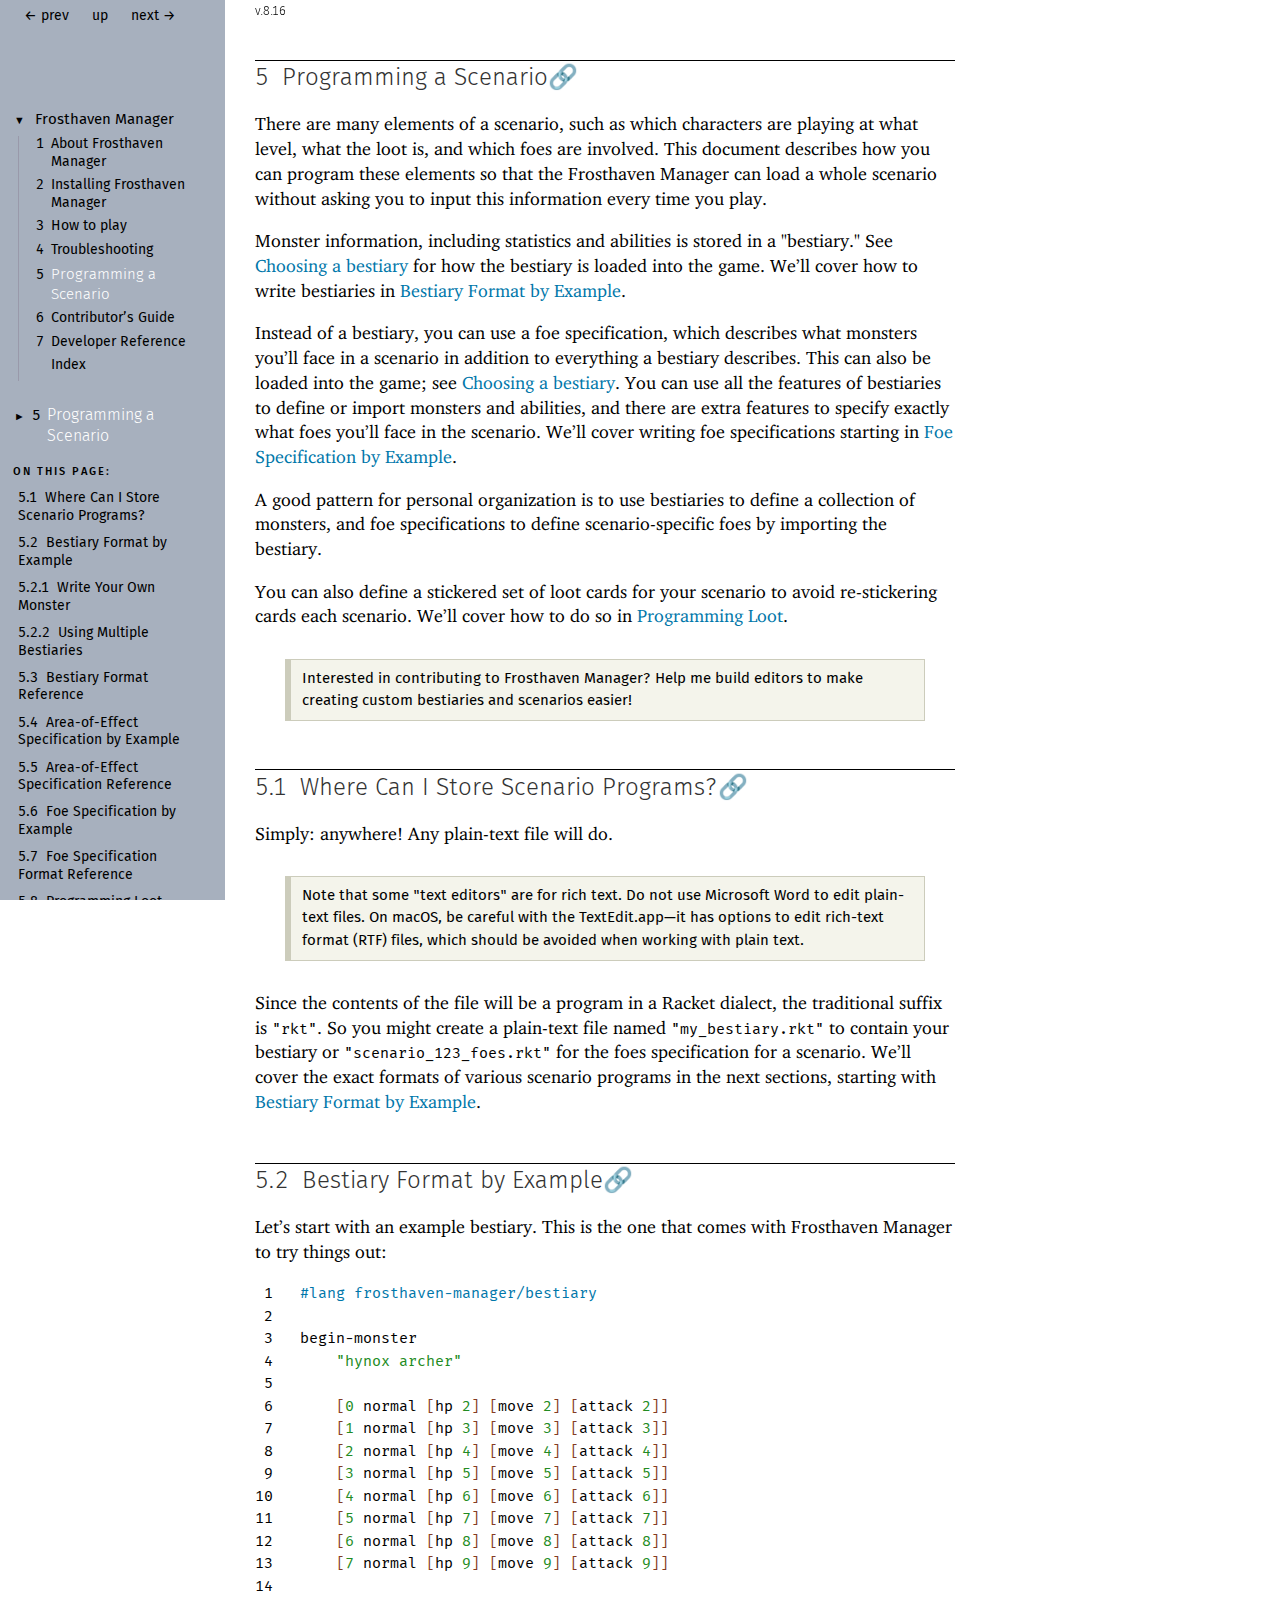
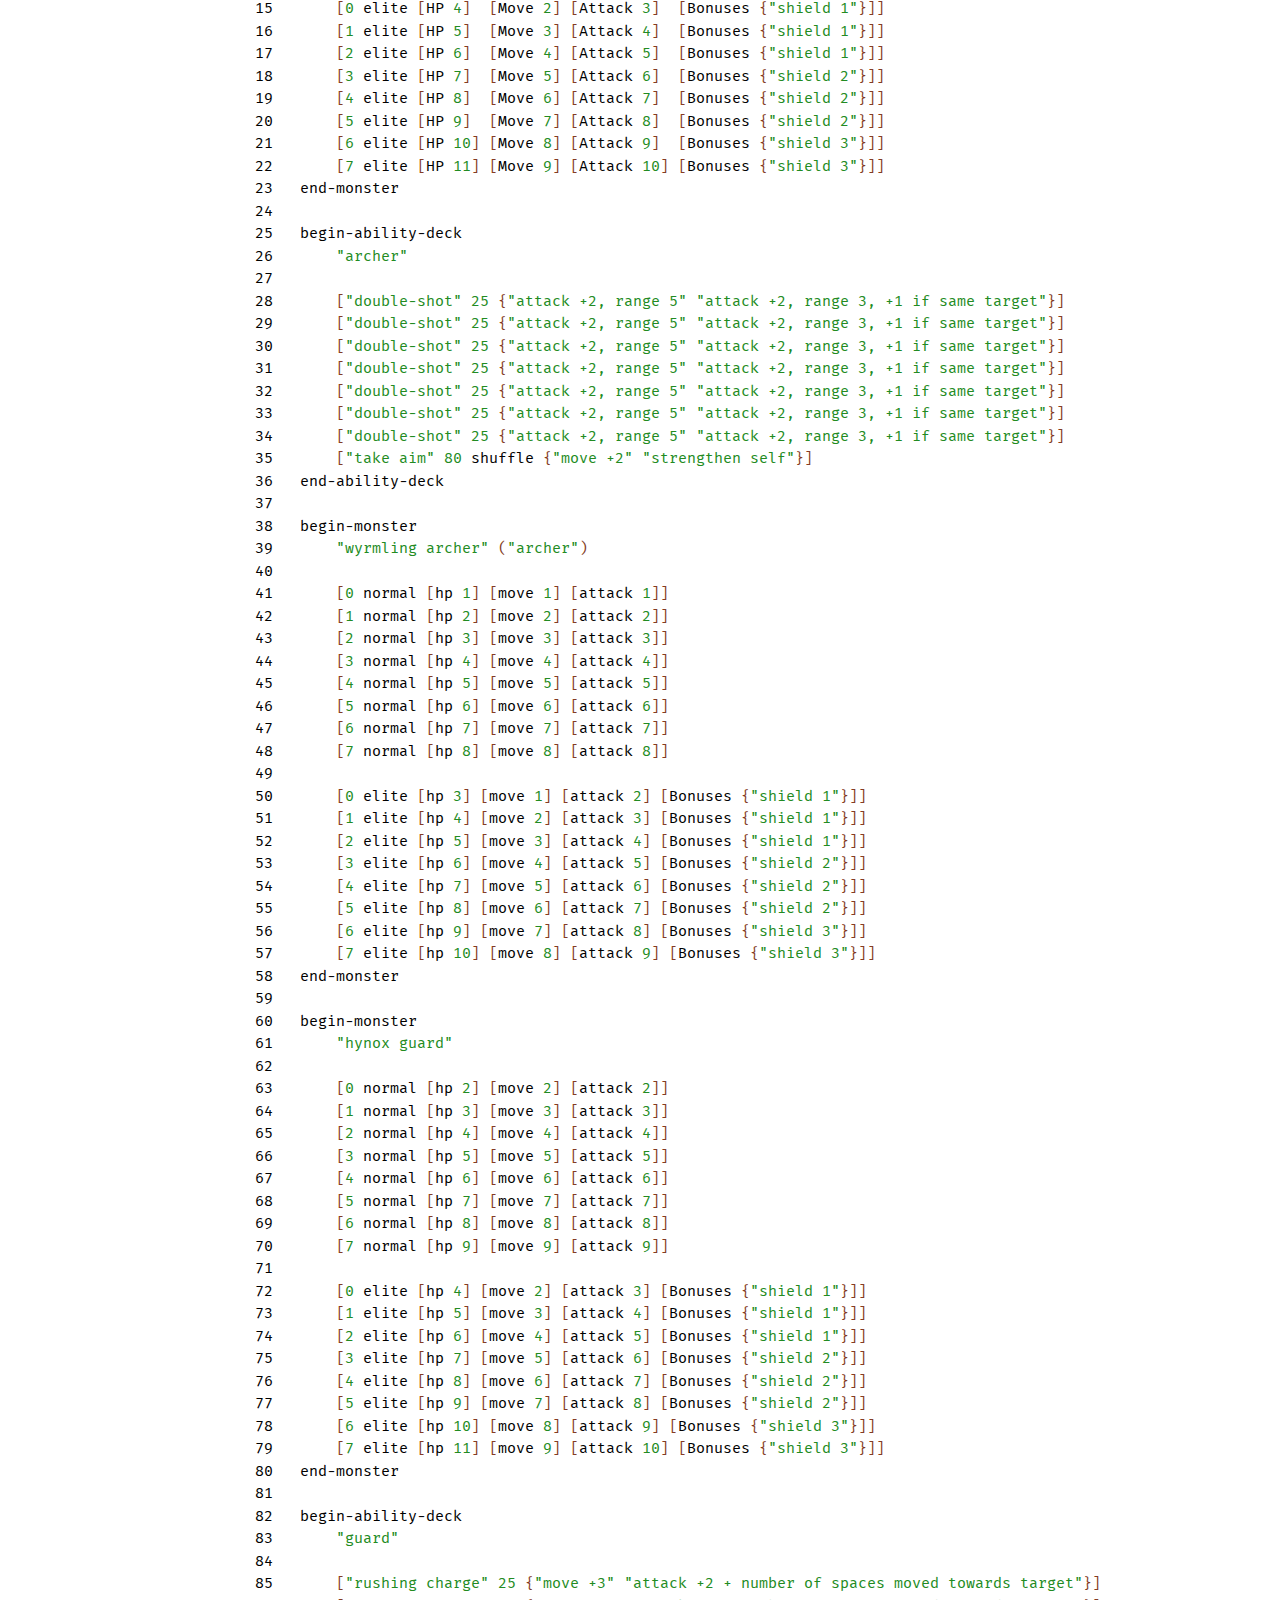
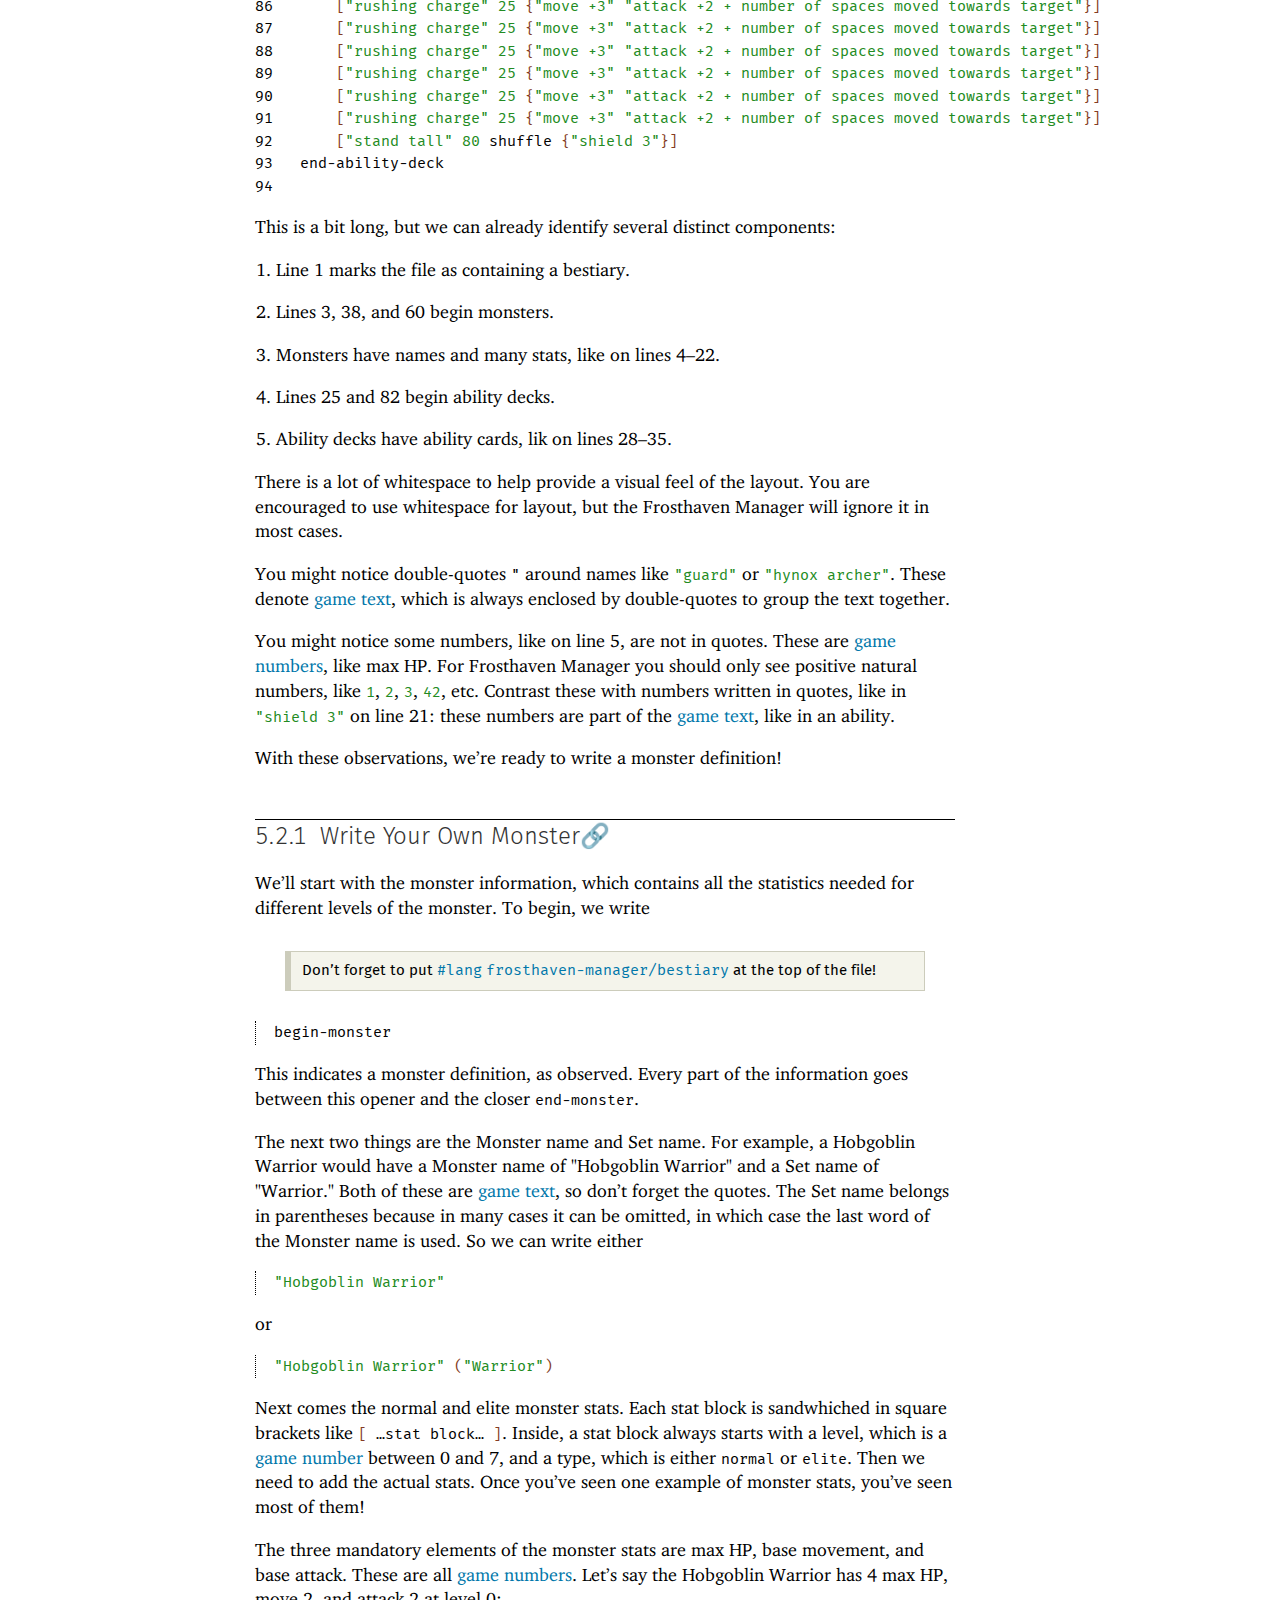
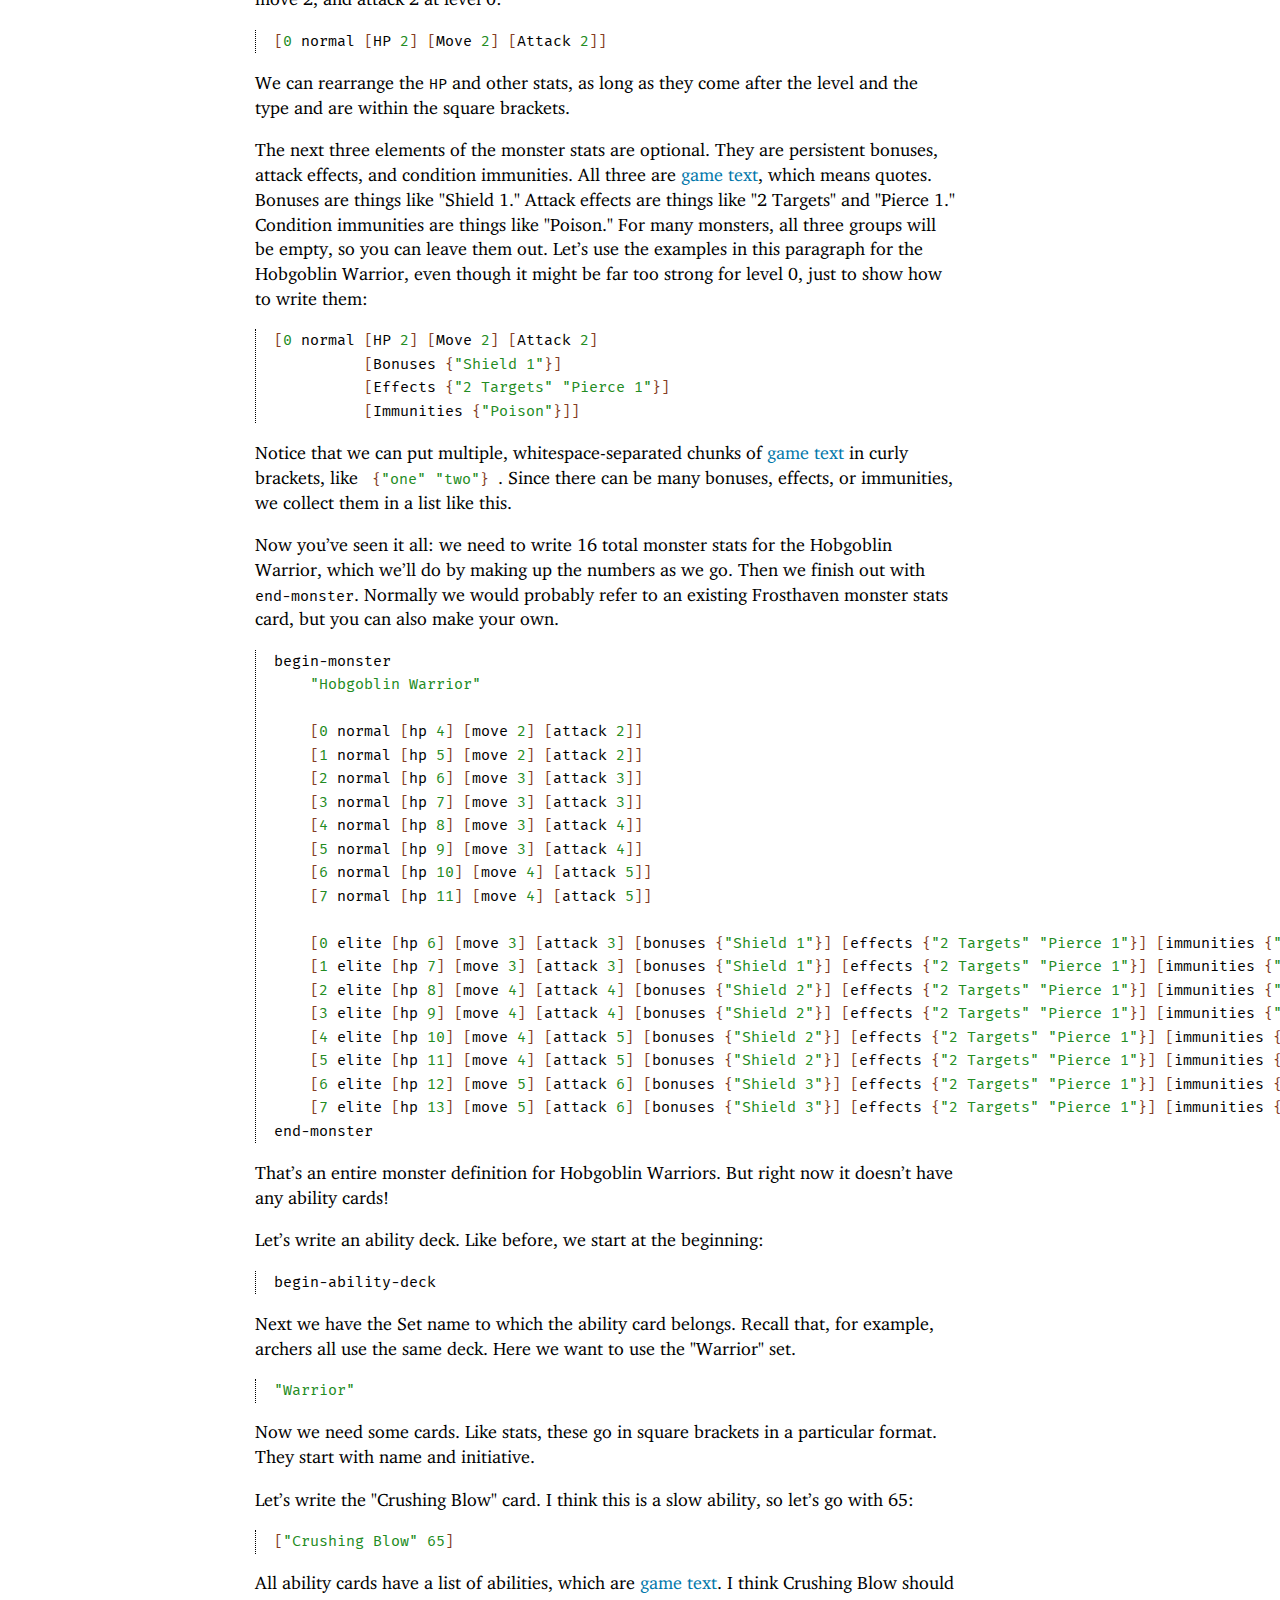
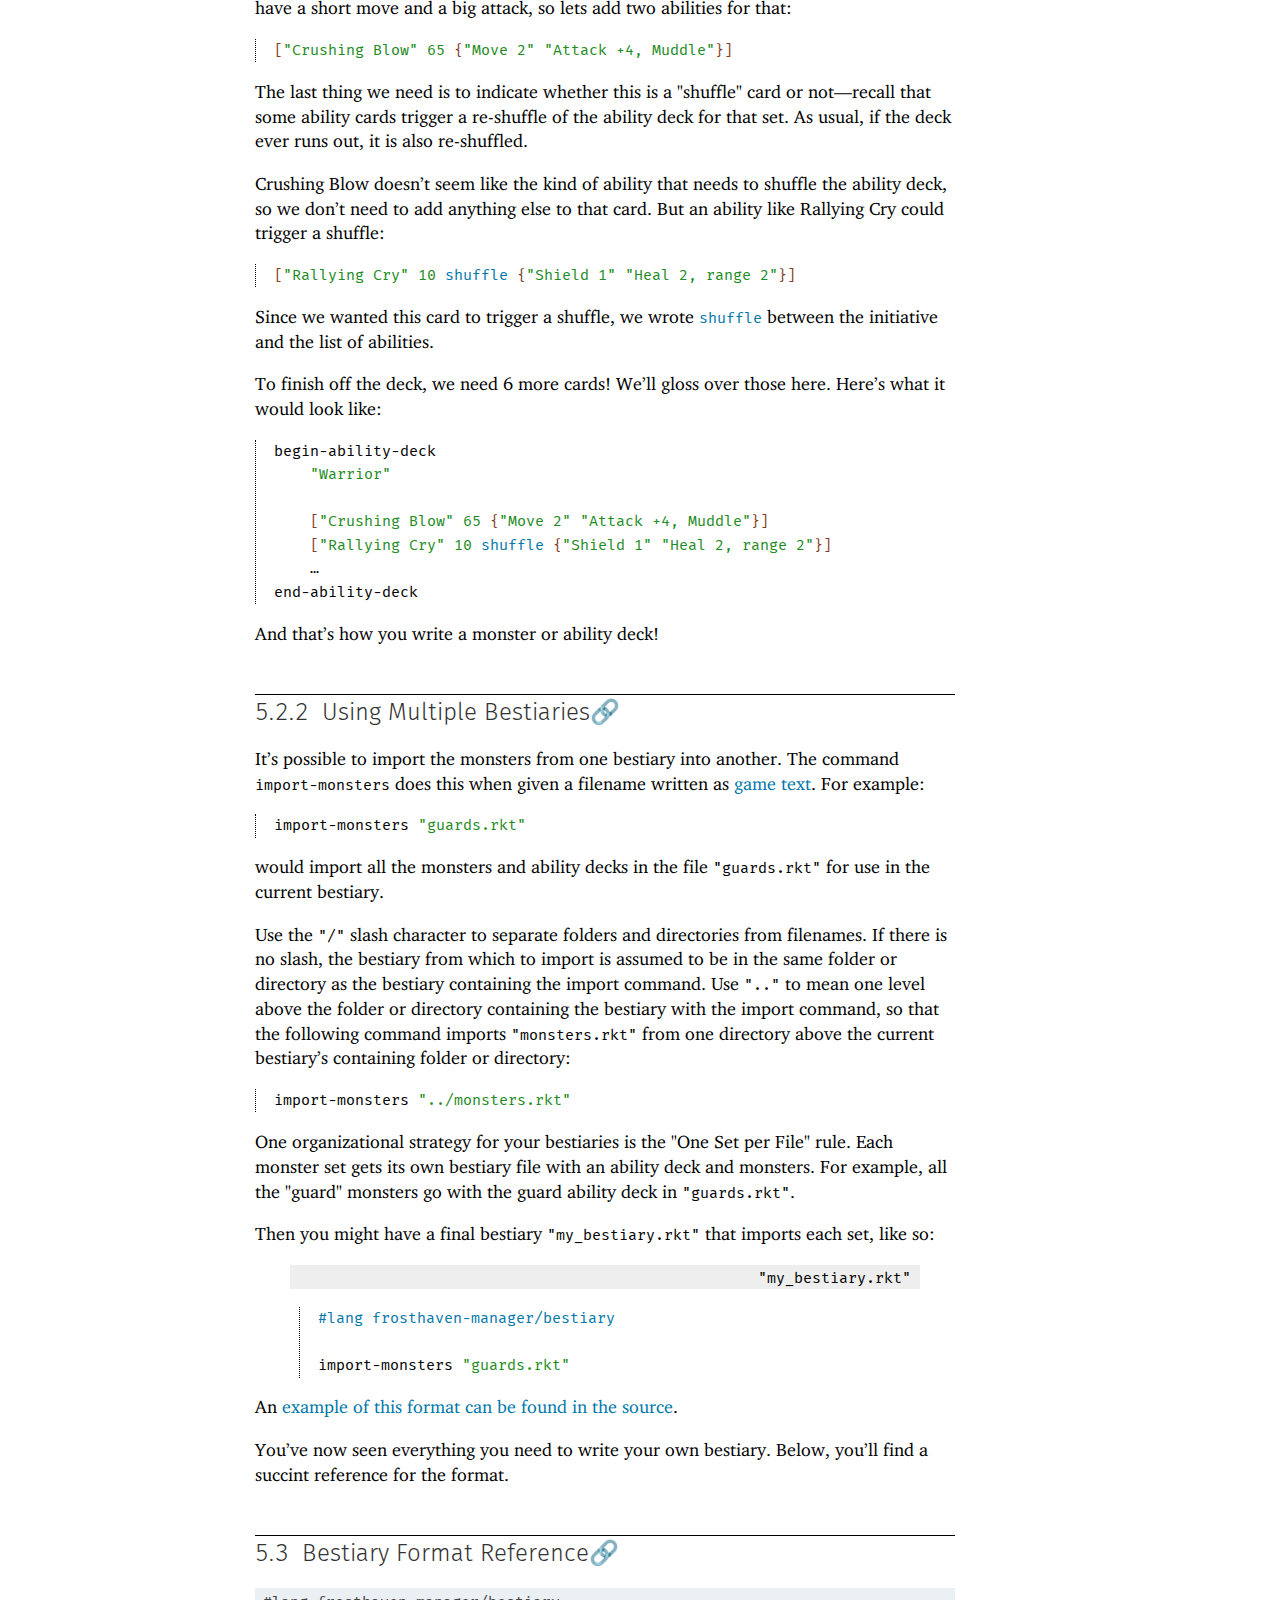
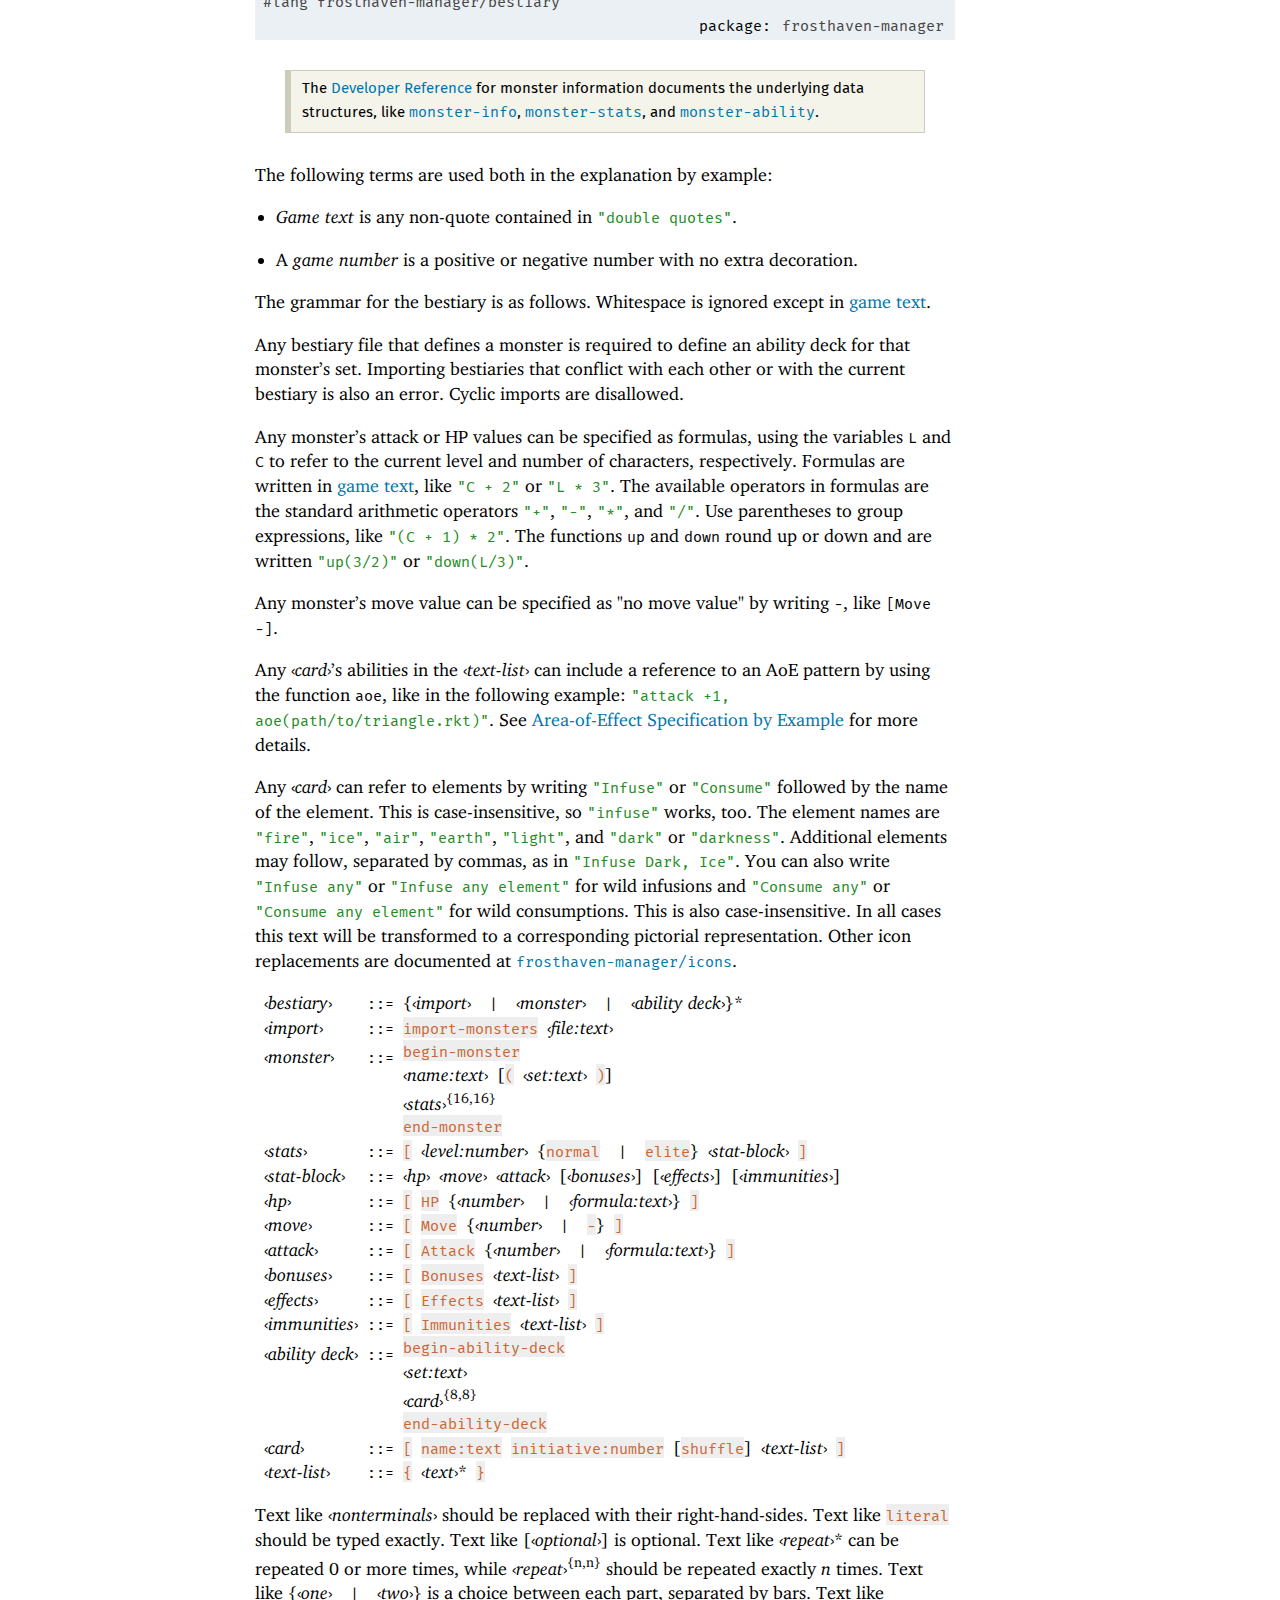
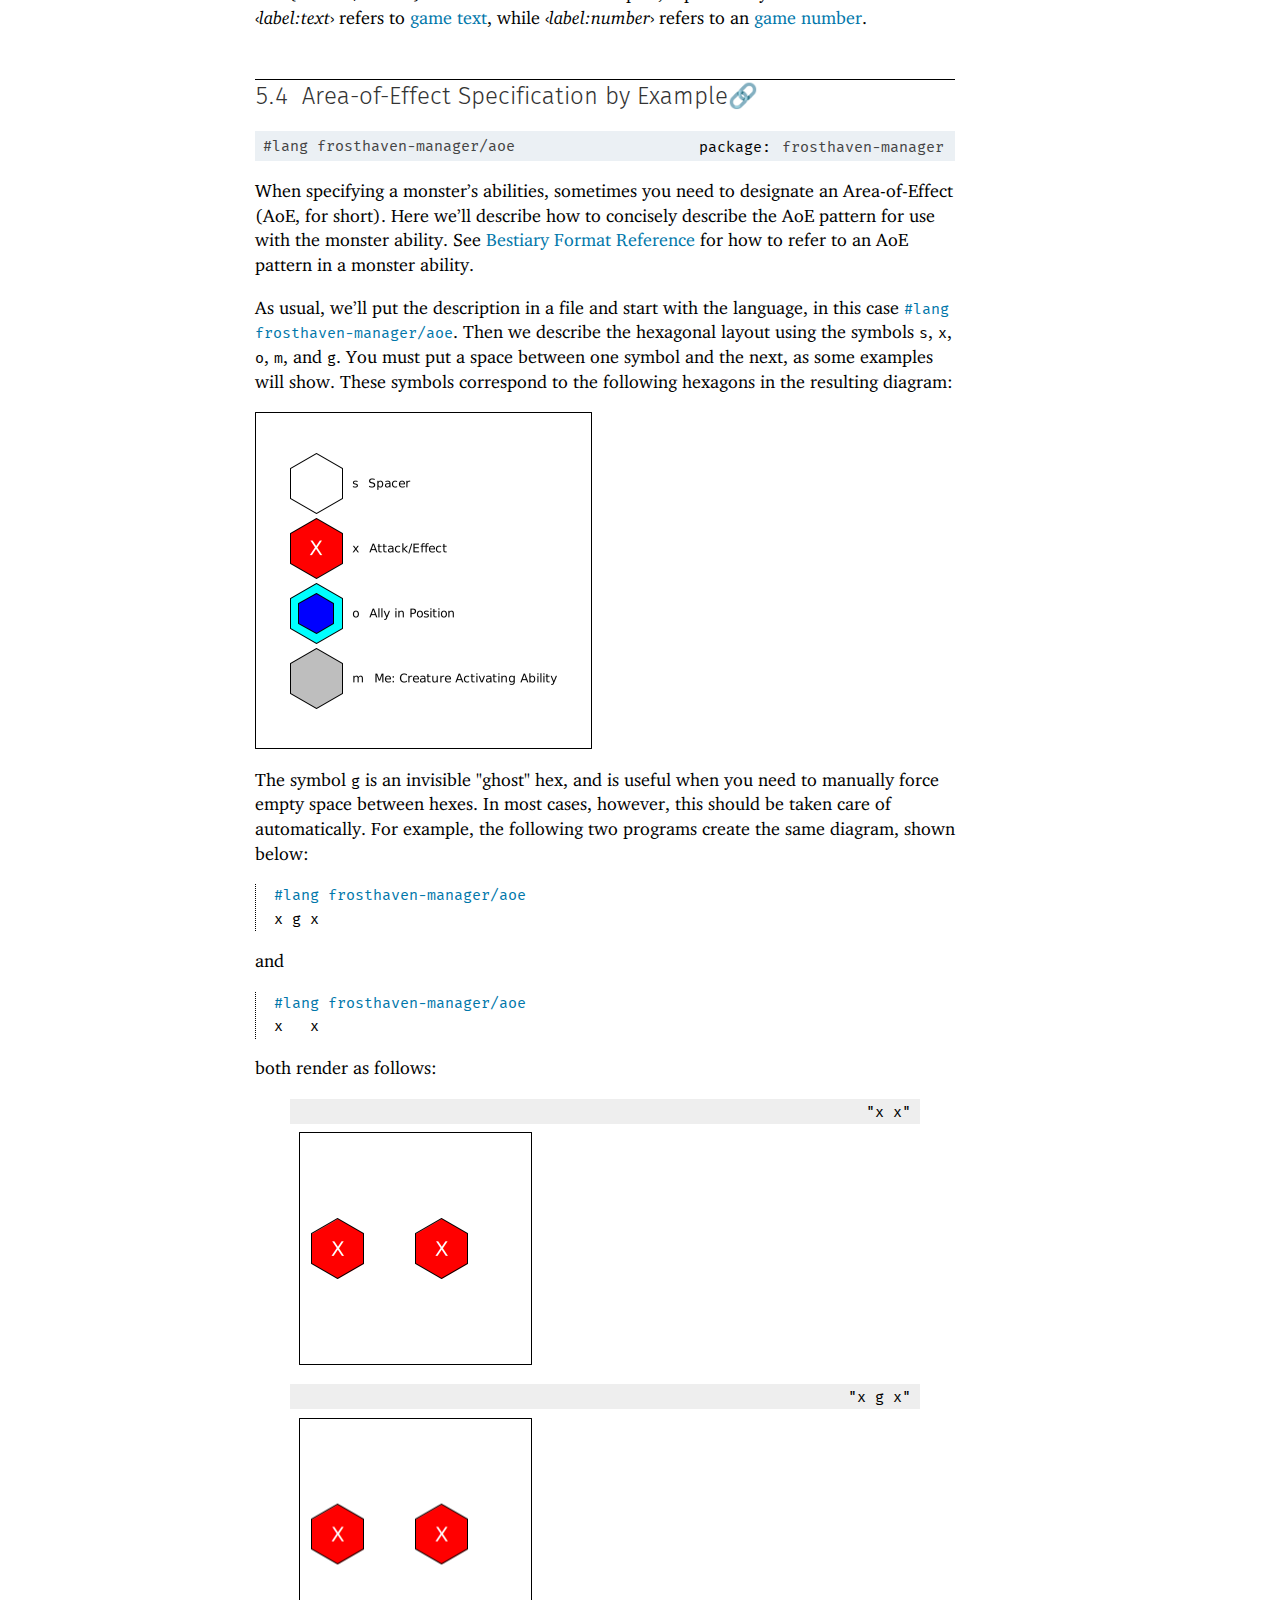
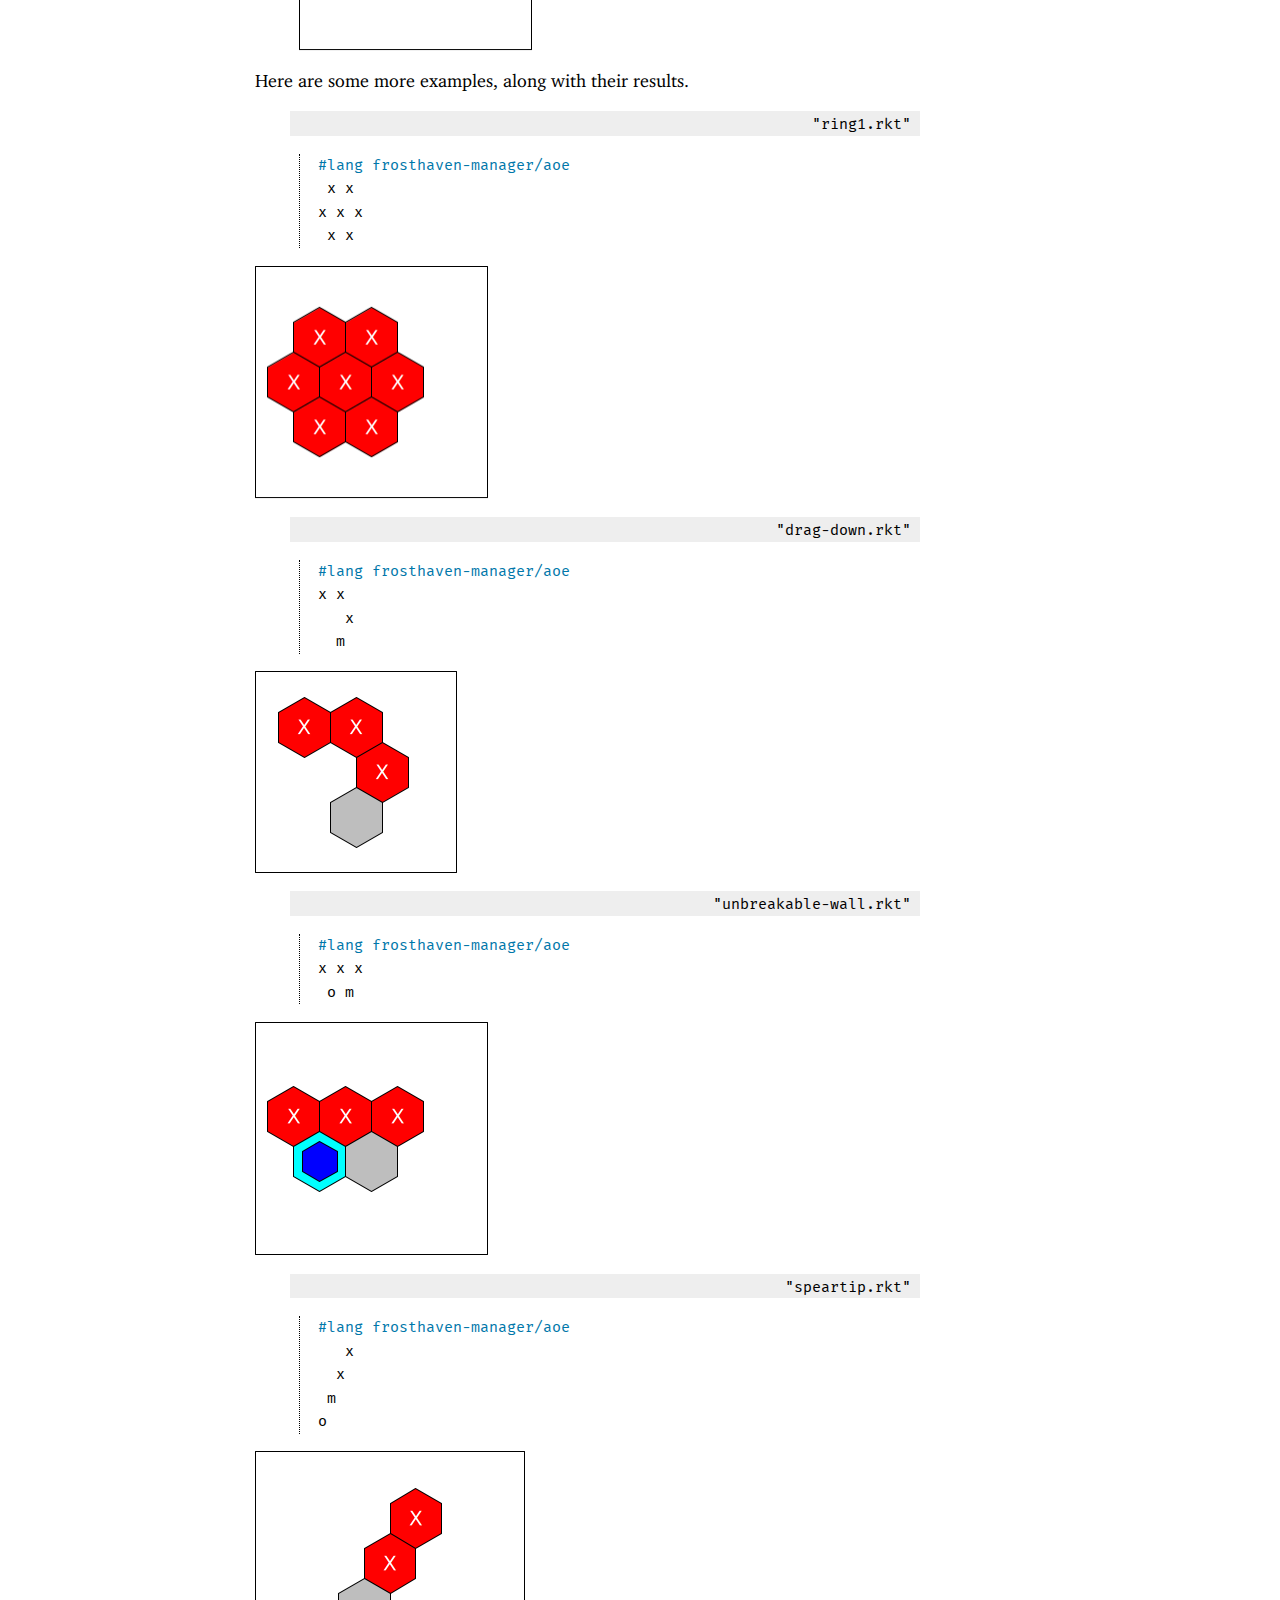
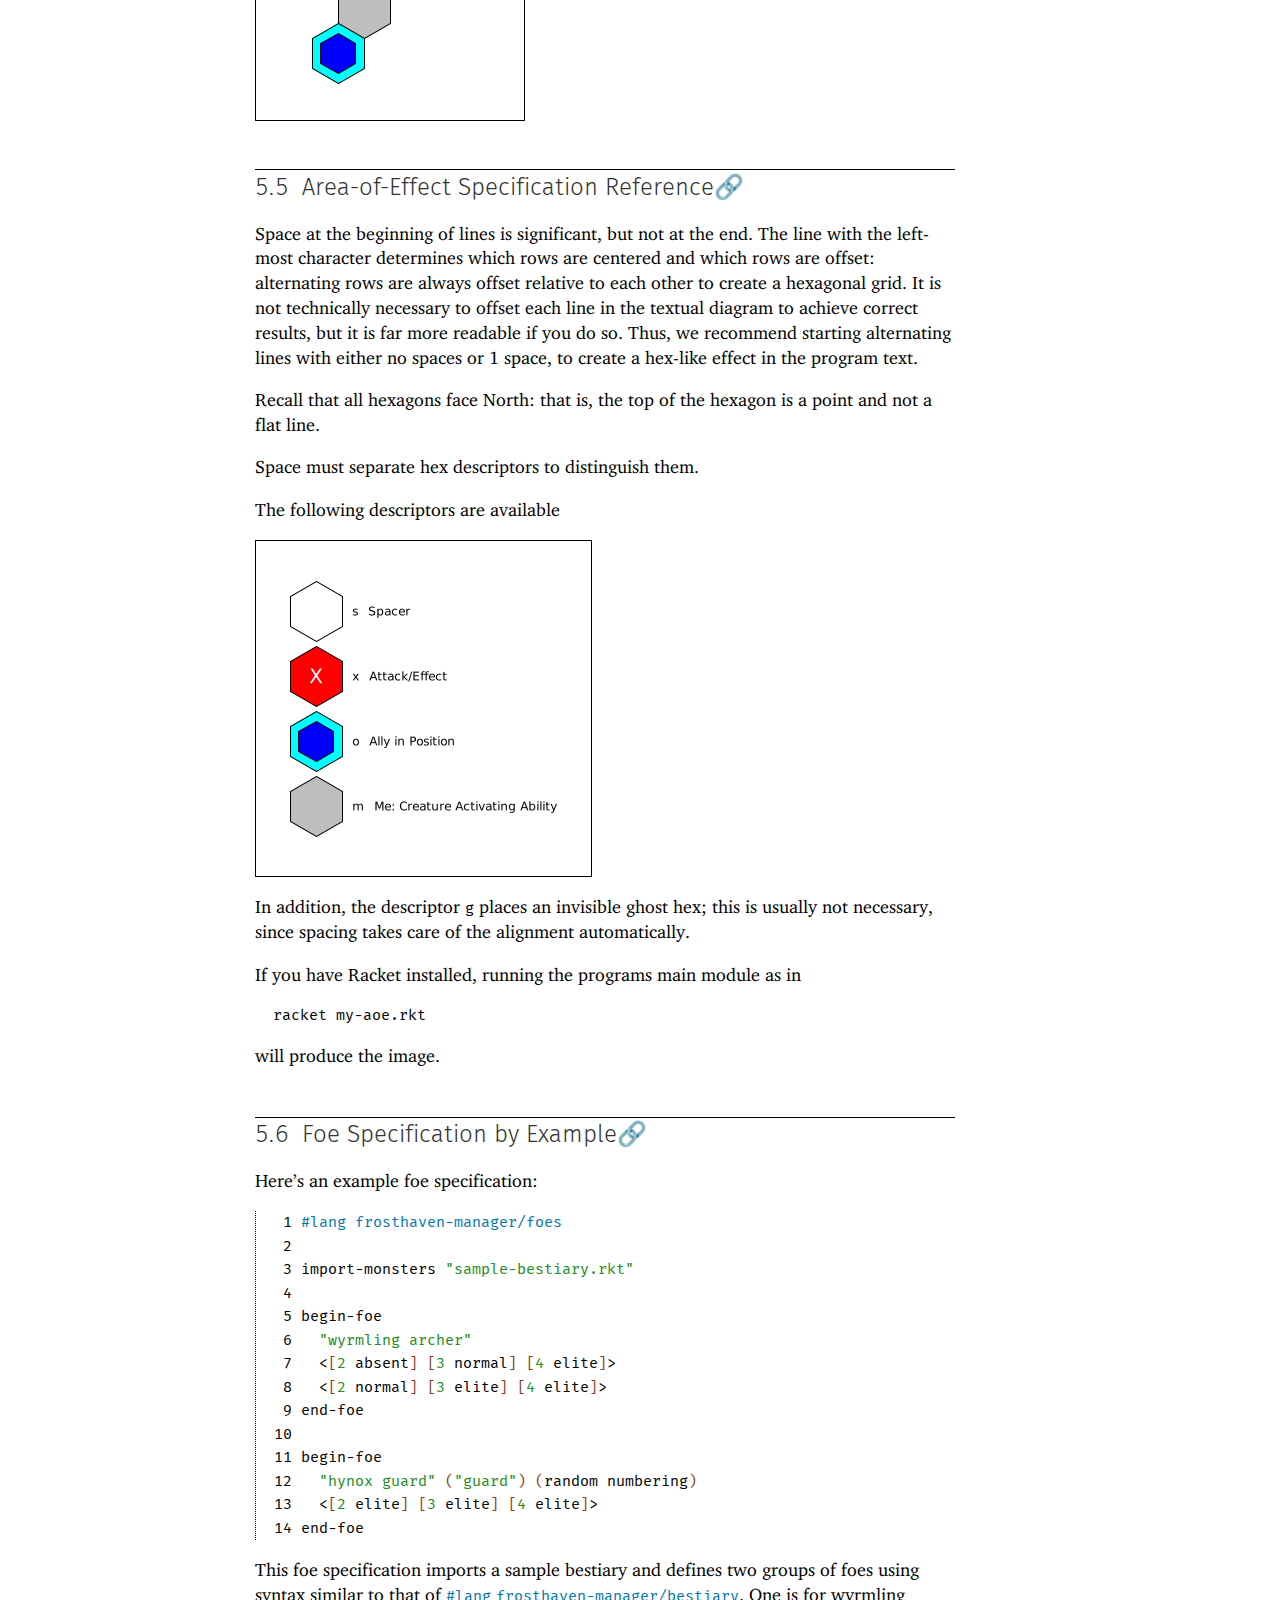
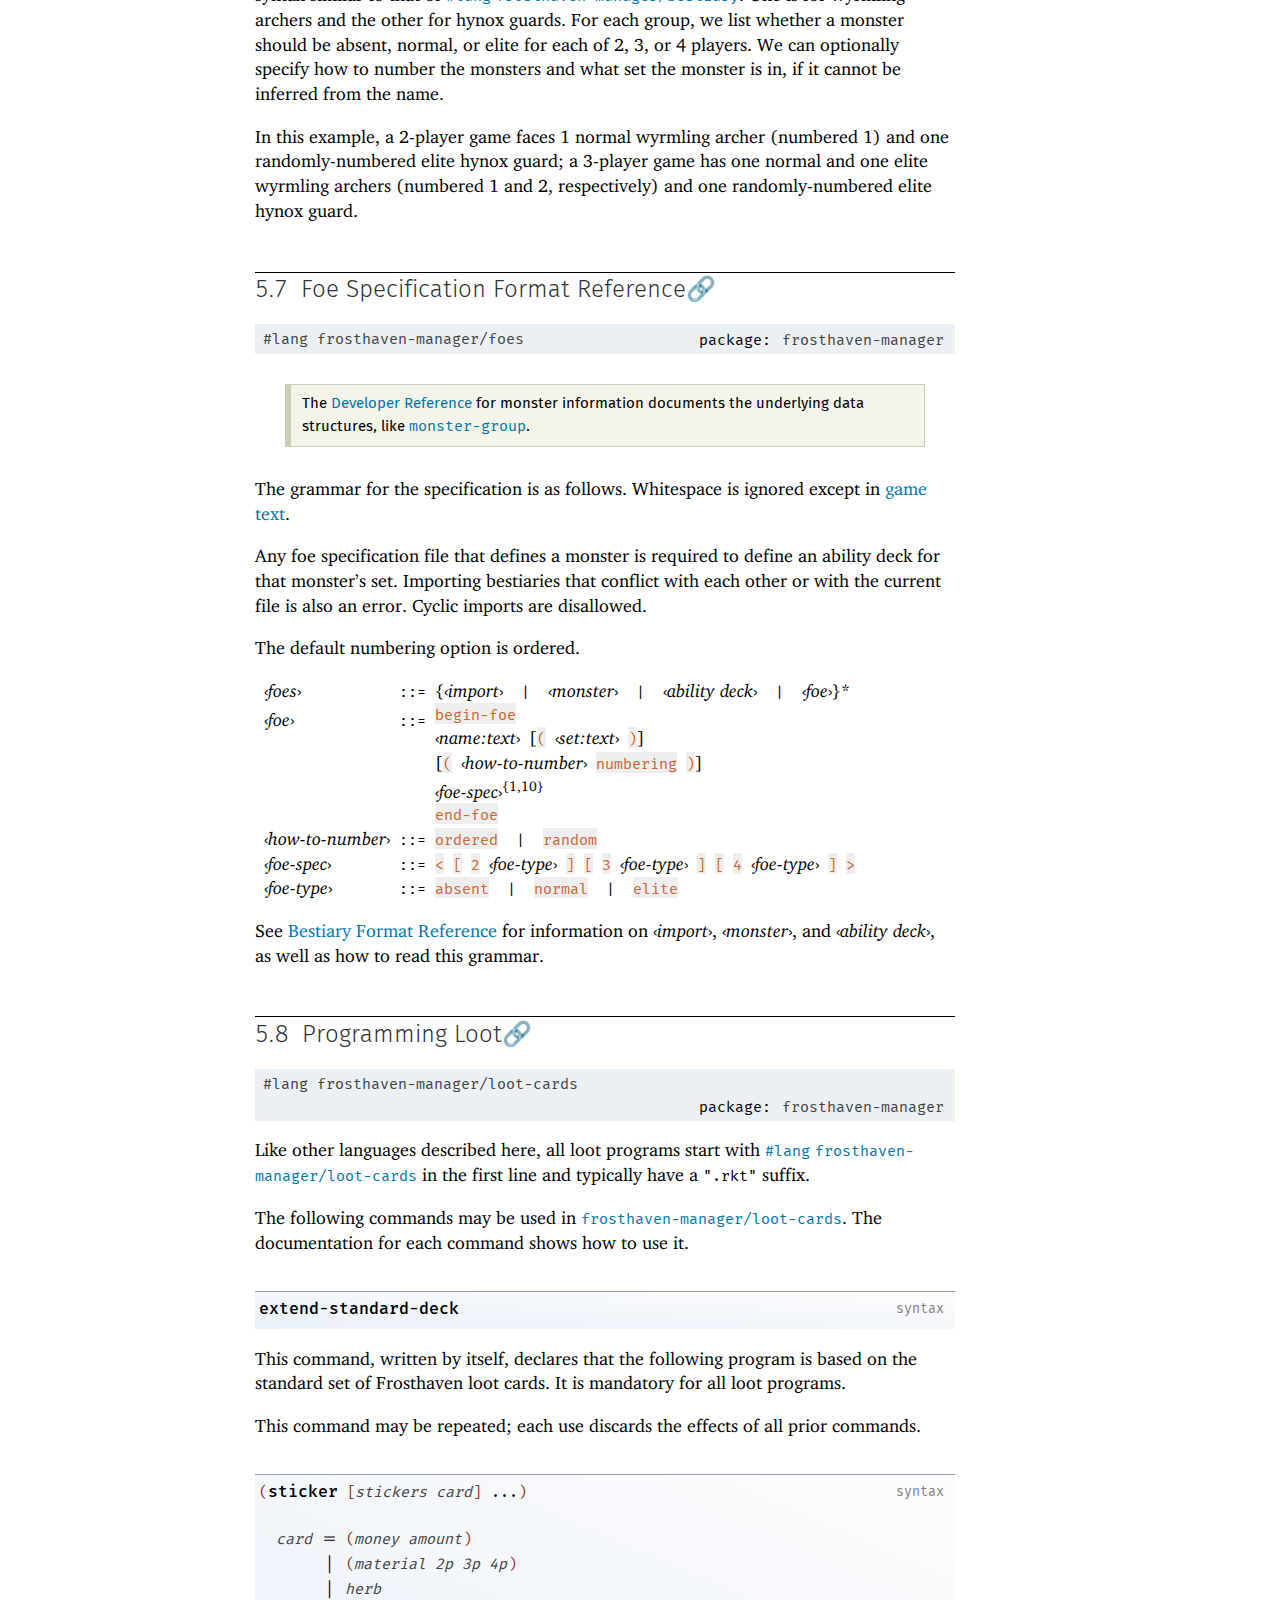
<file: Programming_a_Scenario.html>
<!DOCTYPE html PUBLIC "-//W3C//DTD HTML 4.01 Transitional//EN" "http://www.w3.org/TR/html4/loose.dtd">
<html><head><meta http-equiv="content-type" content="text/html; charset=utf-8"/><meta name="viewport" content="width=device-width, initial-scale=0.8"/><title>5&nbsp;Programming a Scenario</title><link rel="stylesheet" type="text/css" href="scribble.css" title="default"/><link rel="stylesheet" type="text/css" href="racket.css" title="default"/><link rel="stylesheet" type="text/css" href="manual-style.css" title="default"/><link rel="stylesheet" type="text/css" href="manual-racket.css" title="default"/><script type="text/javascript" src="scribble-common.js"></script><script type="text/javascript" src="manual-racket.js"></script><!--[if IE 6]><style type="text/css">.SIEHidden { overflow: hidden; }</style><![endif]--></head><body id="scribble-racket-lang-org"><div class="tocset"><div class="tocview"><div class="tocviewlist tocviewlisttopspace"><div class="tocviewtitle"><table cellspacing="0" cellpadding="0"><tr><td style="width: 1em;"><a href="javascript:void(0);" title="Expand/Collapse" class="tocviewtoggle" onclick="TocviewToggle(this,&quot;tocview_0&quot;);">&#9660;</a></td><td></td><td><a href="index.html" class="tocviewlink" data-pltdoc="x">Frosthaven Manager</a></td></tr></table></div><div class="tocviewsublisttop" style="display: block;" id="tocview_0"><table cellspacing="0" cellpadding="0"><tr><td align="right">1&nbsp;</td><td><a href="about-frosthaven-manager.html" class="tocviewlink" data-pltdoc="x">About Frosthaven Manager</a></td></tr><tr><td align="right">2&nbsp;</td><td><a href="Installing_Frosthaven_Manager.html" class="tocviewlink" data-pltdoc="x">Installing Frosthaven Manager</a></td></tr><tr><td align="right">3&nbsp;</td><td><a href="How_to_play.html" class="tocviewlink" data-pltdoc="x">How to play</a></td></tr><tr><td align="right">4&nbsp;</td><td><a href="Troubleshooting.html" class="tocviewlink" data-pltdoc="x">Troubleshooting</a></td></tr><tr><td align="right">5&nbsp;</td><td><a href="Programming_a_Scenario.html" class="tocviewselflink" data-pltdoc="x">Programming a Scenario</a></td></tr><tr><td align="right">6&nbsp;</td><td><a href="Contributor_s_Guide.html" class="tocviewlink" data-pltdoc="x">Contributor&rsquo;s Guide</a></td></tr><tr><td align="right">7&nbsp;</td><td><a href="Developer_Reference.html" class="tocviewlink" data-pltdoc="x">Developer Reference</a></td></tr><tr><td align="right"></td><td><a href="doc-index.html" class="tocviewlink" data-pltdoc="x">Index</a></td></tr></table></div></div><div class="tocviewlist"><table cellspacing="0" cellpadding="0"><tr><td style="width: 1em;"><a href="javascript:void(0);" title="Expand/Collapse" class="tocviewtoggle" onclick="TocviewToggle(this,&quot;tocview_1&quot;);">&#9658;</a></td><td>5&nbsp;</td><td><a href="Programming_a_Scenario.html" class="tocviewselflink" data-pltdoc="x">Programming a Scenario</a></td></tr></table><div class="tocviewsublistbottom" style="display: none;" id="tocview_1"><table cellspacing="0" cellpadding="0"><tr><td align="right">5.1&nbsp;</td><td><a href="Programming_a_Scenario.html#%28part._.Where_.Can_.I_.Store_.Scenario_.Programs_%29" class="tocviewlink" data-pltdoc="x">Where Can I Store Scenario Programs?</a></td></tr><tr><td align="right">5.2&nbsp;</td><td><a href="Programming_a_Scenario.html#%28part._.Bestiary_.Format_by_.Example%29" class="tocviewlink" data-pltdoc="x">Bestiary Format by Example</a></td></tr><tr><td align="right">5.3&nbsp;</td><td><a href="Programming_a_Scenario.html#%28part._.Bestiary_.Format_.Reference%29" class="tocviewlink" data-pltdoc="x">Bestiary Format Reference</a></td></tr><tr><td align="right">5.4&nbsp;</td><td><a href="Programming_a_Scenario.html#%28part._.Area-of-.Effect_.Specification_by_.Example%29" class="tocviewlink" data-pltdoc="x">Area-<wbr></wbr>of-<wbr></wbr>Effect Specification by Example</a></td></tr><tr><td align="right">5.5&nbsp;</td><td><a href="Programming_a_Scenario.html#%28part._.Area-of-.Effect_.Specification_.Reference%29" class="tocviewlink" data-pltdoc="x">Area-<wbr></wbr>of-<wbr></wbr>Effect Specification Reference</a></td></tr><tr><td align="right">5.6&nbsp;</td><td><a href="Programming_a_Scenario.html#%28part._.Foe_.Specification_by_.Example%29" class="tocviewlink" data-pltdoc="x">Foe Specification by Example</a></td></tr><tr><td align="right">5.7&nbsp;</td><td><a href="Programming_a_Scenario.html#%28part._.Foe_.Specification_.Format_.Reference%29" class="tocviewlink" data-pltdoc="x">Foe Specification Format Reference</a></td></tr><tr><td align="right">5.8&nbsp;</td><td><a href="Programming_a_Scenario.html#%28part._.Programming_.Loot%29" class="tocviewlink" data-pltdoc="x">Programming Loot</a></td></tr></table></div></div></div><div class="tocsub"><div class="tocsubtitle">On this page:</div><table class="tocsublist" cellspacing="0"><tr><td><span class="tocsublinknumber">5.1<tt>&nbsp;</tt></span><a href="#%28part._.Where_.Can_.I_.Store_.Scenario_.Programs_%29" class="tocsubseclink" data-pltdoc="x">Where Can I Store Scenario Programs?</a></td></tr><tr><td><span class="tocsublinknumber">5.2<tt>&nbsp;</tt></span><a href="#%28part._.Bestiary_.Format_by_.Example%29" class="tocsubseclink" data-pltdoc="x">Bestiary Format by Example</a></td></tr><tr><td><span class="tocsublinknumber">5.2.1<tt>&nbsp;</tt></span><a href="#%28part._.Write_.Your_.Own_.Monster%29" class="tocsubseclink" data-pltdoc="x">Write Your Own Monster</a></td></tr><tr><td><span class="tocsublinknumber">5.2.2<tt>&nbsp;</tt></span><a href="#%28part._.Using_.Multiple_.Bestiaries%29" class="tocsubseclink" data-pltdoc="x">Using Multiple Bestiaries</a></td></tr><tr><td><span class="tocsublinknumber">5.3<tt>&nbsp;</tt></span><a href="#%28part._.Bestiary_.Format_.Reference%29" class="tocsubseclink" data-pltdoc="x">Bestiary Format Reference</a></td></tr><tr><td><span class="tocsublinknumber">5.4<tt>&nbsp;</tt></span><a href="#%28part._.Area-of-.Effect_.Specification_by_.Example%29" class="tocsubseclink" data-pltdoc="x">Area-<wbr></wbr>of-<wbr></wbr>Effect Specification by Example</a></td></tr><tr><td><span class="tocsublinknumber">5.5<tt>&nbsp;</tt></span><a href="#%28part._.Area-of-.Effect_.Specification_.Reference%29" class="tocsubseclink" data-pltdoc="x">Area-<wbr></wbr>of-<wbr></wbr>Effect Specification Reference</a></td></tr><tr><td><span class="tocsublinknumber">5.6<tt>&nbsp;</tt></span><a href="#%28part._.Foe_.Specification_by_.Example%29" class="tocsubseclink" data-pltdoc="x">Foe Specification by Example</a></td></tr><tr><td><span class="tocsublinknumber">5.7<tt>&nbsp;</tt></span><a href="#%28part._.Foe_.Specification_.Format_.Reference%29" class="tocsubseclink" data-pltdoc="x">Foe Specification Format Reference</a></td></tr><tr><td><span class="tocsublinknumber">5.8<tt>&nbsp;</tt></span><a href="#%28part._.Programming_.Loot%29" class="tocsubseclink" data-pltdoc="x">Programming Loot</a></td></tr><tr><td><a href="#%28form._%28%28lib._frosthaven-manager%2Floot-cards..rkt%29._extend-standard-deck%29%29" class="tocsubnonseclink" data-pltdoc="x"><span class="RktSym">extend-<wbr></wbr>standard-<wbr></wbr>deck</span></a></td></tr><tr><td><a href="#%28form._%28%28lib._frosthaven-manager%2Floot-cards..rkt%29._sticker%29%29" class="tocsubnonseclink" data-pltdoc="x"><span class="RktSym">sticker</span></a></td></tr><tr><td><a href="#%28form._%28%28lib._frosthaven-manager%2Floot-cards..rkt%29._add-special-loot%29%29" class="tocsubnonseclink" data-pltdoc="x"><span class="RktSym">add-<wbr></wbr>special-<wbr></wbr>loot</span></a></td></tr></table></div></div><div class="maincolumn"><div class="main"><div class="versionbox"><span class="version">8.16</span></div><div class="navsettop"><span class="navleft"><div class="nosearchform"></div>&nbsp;&nbsp;<span class="tocsettoggle">&nbsp;&nbsp;<a href="javascript:void(0);" title="show/hide table of contents" onclick="TocsetToggle();">contents</a></span></span><span class="navright">&nbsp;&nbsp;<a href="Troubleshooting.html" title="backward to &quot;4 Troubleshooting&quot;" data-pltdoc="x" rel="prev">&larr; prev</a>&nbsp;&nbsp;<a href="index.html" title="up to &quot;Frosthaven Manager&quot;" data-pltdoc="x">up</a>&nbsp;&nbsp;<a href="Contributor_s_Guide.html" title="forward to &quot;6 Contributor's Guide&quot;" data-pltdoc="x" rel="next">next &rarr;</a></span>&nbsp;</div><h3 class="heading">5<tt>&nbsp;</tt><a name="(part._.Programming_a_.Scenario)"></a>Programming a Scenario<span class="button-group"><a href="#(part._.Programming_a_.Scenario)" class="heading-anchor" title="Link to here">🔗</a><span style="visibility: hidden"> </span></span></h3><p>There are many elements of a scenario, such as which characters are playing at
what level, what the loot is, and which foes are involved. This document
describes how you can program these elements so that the Frosthaven Manager can
load a whole scenario without asking you to input this information every time
you play.</p><p>Monster information, including statistics and abilities is stored in a
"bestiary." See <a href="How_to_play.html#%28part._select-monster-db%29" data-pltdoc="x">Choosing a bestiary</a> for how the bestiary is loaded
into the game. We&rsquo;ll cover how to write bestiaries in
<a href="Programming_a_Scenario.html#%28part._.Bestiary_.Format_by_.Example%29" data-pltdoc="x">Bestiary Format by Example</a>.</p><p>Instead of a bestiary, you can use a foe specification, which describes what
monsters you&rsquo;ll face in a scenario in addition to everything a bestiary
describes. This can also be loaded into the game; see
<a href="How_to_play.html#%28part._select-monster-db%29" data-pltdoc="x">Choosing a bestiary</a>. You can use all the features of bestiaries to
define or import monsters and abilities, and there are extra features to specify
exactly what foes you&rsquo;ll face in the scenario. We&rsquo;ll cover writing foe
specifications starting in <a href="Programming_a_Scenario.html#%28part._.Foe_.Specification_by_.Example%29" data-pltdoc="x">Foe Specification by Example</a>.</p><p>A good pattern for personal organization is to use bestiaries to
define a collection of monsters, and foe specifications to define
scenario-specific foes by importing the bestiary.</p><p>You can also define a stickered set of loot cards for your scenario to avoid
re-stickering cards each scenario. We&rsquo;ll cover how to do so in
<a href="Programming_a_Scenario.html#%28part._.Programming_.Loot%29" data-pltdoc="x">Programming Loot</a>.</p><blockquote class="refpara"><blockquote class="refcolumn"><blockquote class="refcontent"><p>Interested in contributing to Frosthaven Manager? Help me build
editors to make creating custom bestiaries and scenarios easier!</p></blockquote></blockquote></blockquote><h4 class="heading">5.1<tt>&nbsp;</tt><a name="(part._.Where_.Can_.I_.Store_.Scenario_.Programs_)"></a>Where Can I Store Scenario Programs?<span class="button-group"><a href="#(part._.Where_.Can_.I_.Store_.Scenario_.Programs_)" class="heading-anchor" title="Link to here">🔗</a><span style="visibility: hidden"> </span></span></h4><p>Simply: anywhere! Any plain-text file will do.</p><blockquote class="refpara"><blockquote class="refcolumn"><blockquote class="refcontent"><p>Note that some "text editors" are for rich text. Do not use
Microsoft Word to edit plain-text files. On macOS, be careful with the
TextEdit.app&#8212;<wbr></wbr>it has options to edit rich-text format (RTF) files, which should
be avoided when working with plain text.</p></blockquote></blockquote></blockquote><p>Since the contents of the file will be a program in a Racket dialect, the
traditional suffix is <span class="stt">"rkt"</span>. So you might create a plain-text file
named <span class="stt">"my_bestiary.rkt"</span> to contain your bestiary or
<span class="stt">"scenario_123_foes.rkt"</span> for the foes specification for a scenario.
We&rsquo;ll cover the exact formats of various scenario programs in the next sections,
starting with <a href="Programming_a_Scenario.html#%28part._.Bestiary_.Format_by_.Example%29" data-pltdoc="x">Bestiary Format by Example</a>.</p><h4 class="heading">5.2<tt>&nbsp;</tt><a name="(part._.Bestiary_.Format_by_.Example)"></a>Bestiary Format by Example<span class="button-group"><a href="#(part._.Bestiary_.Format_by_.Example)" class="heading-anchor" title="Link to here">🔗</a><span style="visibility: hidden"> </span></span></h4><p>Let&rsquo;s start with an example bestiary. This is the one that comes with
Frosthaven Manager to try things out:</p><p><table cellspacing="0" cellpadding="0" class="RktBlk"><tr><td><span class="Smaller"><span class="Smaller"><span class="hspace">&nbsp;</span><span class="stt">1</span><span class="hspace">&nbsp;</span></span></span><span class="hspace">&nbsp;&nbsp;</span><a href="http://pkg-build.racket-lang.org/doc/guide/Module_Syntax.html#%28part._hash-lang%29" class="RktModLink" data-pltdoc="x"><span class="RktMod">#lang</span></a><span class="RktMeta"></span><span class="hspace">&nbsp;</span><span class="RktMeta"></span><a href="Programming_a_Scenario.html#%28mod-path._frosthaven-manager%2Fbestiary%29" class="RktModLink" data-pltdoc="x"><span class="RktSym">frosthaven-manager/bestiary</span></a><span class="RktMeta"></span></td></tr><tr><td><span class="Smaller"><span class="Smaller"><span class="hspace">&nbsp;</span><span class="stt">2</span><span class="hspace">&nbsp;</span></span></span><span class="hspace">&nbsp;&nbsp;</span><span class="RktMeta">&#160;</span></td></tr><tr><td><span class="Smaller"><span class="Smaller"><span class="hspace">&nbsp;</span><span class="stt">3</span><span class="hspace">&nbsp;</span></span></span><span class="hspace">&nbsp;&nbsp;</span><span class="RktMeta">begin-monster</span></td></tr><tr><td><span class="Smaller"><span class="Smaller"><span class="hspace">&nbsp;</span><span class="stt">4</span><span class="hspace">&nbsp;</span></span></span><span class="hspace">&nbsp;&nbsp;</span><span class="RktMeta"></span><span class="hspace">&nbsp;&nbsp;&nbsp;&nbsp;</span><span class="RktMeta"></span><span class="RktVal">"hynox</span><span class="hspace">&nbsp;</span><span class="RktVal">archer"</span><span class="RktMeta"></span></td></tr><tr><td><span class="Smaller"><span class="Smaller"><span class="hspace">&nbsp;</span><span class="stt">5</span><span class="hspace">&nbsp;</span></span></span><span class="hspace">&nbsp;&nbsp;</span><span class="RktMeta">&#160;</span></td></tr><tr><td><span class="Smaller"><span class="Smaller"><span class="hspace">&nbsp;</span><span class="stt">6</span><span class="hspace">&nbsp;</span></span></span><span class="hspace">&nbsp;&nbsp;</span><span class="RktMeta"></span><span class="hspace">&nbsp;&nbsp;&nbsp;&nbsp;</span><span class="RktMeta"></span><span class="RktPn">[</span><span class="RktVal">0</span><span class="RktMeta"></span><span class="hspace">&nbsp;</span><span class="RktMeta">normal</span><span class="hspace">&nbsp;</span><span class="RktMeta"></span><span class="RktPn">[</span><span class="RktMeta">hp</span><span class="hspace">&nbsp;</span><span class="RktMeta"></span><span class="RktVal">2</span><span class="RktPn">]</span><span class="RktMeta"></span><span class="hspace">&nbsp;</span><span class="RktMeta"></span><span class="RktPn">[</span><span class="RktMeta">move</span><span class="hspace">&nbsp;</span><span class="RktMeta"></span><span class="RktVal">2</span><span class="RktPn">]</span><span class="RktMeta"></span><span class="hspace">&nbsp;</span><span class="RktMeta"></span><span class="RktPn">[</span><span class="RktMeta">attack</span><span class="hspace">&nbsp;</span><span class="RktMeta"></span><span class="RktVal">2</span><span class="RktPn">]</span><span class="RktPn">]</span><span class="RktMeta"></span></td></tr><tr><td><span class="Smaller"><span class="Smaller"><span class="hspace">&nbsp;</span><span class="stt">7</span><span class="hspace">&nbsp;</span></span></span><span class="hspace">&nbsp;&nbsp;</span><span class="RktMeta"></span><span class="hspace">&nbsp;&nbsp;&nbsp;&nbsp;</span><span class="RktMeta"></span><span class="RktPn">[</span><span class="RktVal">1</span><span class="RktMeta"></span><span class="hspace">&nbsp;</span><span class="RktMeta">normal</span><span class="hspace">&nbsp;</span><span class="RktMeta"></span><span class="RktPn">[</span><span class="RktMeta">hp</span><span class="hspace">&nbsp;</span><span class="RktMeta"></span><span class="RktVal">3</span><span class="RktPn">]</span><span class="RktMeta"></span><span class="hspace">&nbsp;</span><span class="RktMeta"></span><span class="RktPn">[</span><span class="RktMeta">move</span><span class="hspace">&nbsp;</span><span class="RktMeta"></span><span class="RktVal">3</span><span class="RktPn">]</span><span class="RktMeta"></span><span class="hspace">&nbsp;</span><span class="RktMeta"></span><span class="RktPn">[</span><span class="RktMeta">attack</span><span class="hspace">&nbsp;</span><span class="RktMeta"></span><span class="RktVal">3</span><span class="RktPn">]</span><span class="RktPn">]</span><span class="RktMeta"></span></td></tr><tr><td><span class="Smaller"><span class="Smaller"><span class="hspace">&nbsp;</span><span class="stt">8</span><span class="hspace">&nbsp;</span></span></span><span class="hspace">&nbsp;&nbsp;</span><span class="RktMeta"></span><span class="hspace">&nbsp;&nbsp;&nbsp;&nbsp;</span><span class="RktMeta"></span><span class="RktPn">[</span><span class="RktVal">2</span><span class="RktMeta"></span><span class="hspace">&nbsp;</span><span class="RktMeta">normal</span><span class="hspace">&nbsp;</span><span class="RktMeta"></span><span class="RktPn">[</span><span class="RktMeta">hp</span><span class="hspace">&nbsp;</span><span class="RktMeta"></span><span class="RktVal">4</span><span class="RktPn">]</span><span class="RktMeta"></span><span class="hspace">&nbsp;</span><span class="RktMeta"></span><span class="RktPn">[</span><span class="RktMeta">move</span><span class="hspace">&nbsp;</span><span class="RktMeta"></span><span class="RktVal">4</span><span class="RktPn">]</span><span class="RktMeta"></span><span class="hspace">&nbsp;</span><span class="RktMeta"></span><span class="RktPn">[</span><span class="RktMeta">attack</span><span class="hspace">&nbsp;</span><span class="RktMeta"></span><span class="RktVal">4</span><span class="RktPn">]</span><span class="RktPn">]</span><span class="RktMeta"></span></td></tr><tr><td><span class="Smaller"><span class="Smaller"><span class="hspace">&nbsp;</span><span class="stt">9</span><span class="hspace">&nbsp;</span></span></span><span class="hspace">&nbsp;&nbsp;</span><span class="RktMeta"></span><span class="hspace">&nbsp;&nbsp;&nbsp;&nbsp;</span><span class="RktMeta"></span><span class="RktPn">[</span><span class="RktVal">3</span><span class="RktMeta"></span><span class="hspace">&nbsp;</span><span class="RktMeta">normal</span><span class="hspace">&nbsp;</span><span class="RktMeta"></span><span class="RktPn">[</span><span class="RktMeta">hp</span><span class="hspace">&nbsp;</span><span class="RktMeta"></span><span class="RktVal">5</span><span class="RktPn">]</span><span class="RktMeta"></span><span class="hspace">&nbsp;</span><span class="RktMeta"></span><span class="RktPn">[</span><span class="RktMeta">move</span><span class="hspace">&nbsp;</span><span class="RktMeta"></span><span class="RktVal">5</span><span class="RktPn">]</span><span class="RktMeta"></span><span class="hspace">&nbsp;</span><span class="RktMeta"></span><span class="RktPn">[</span><span class="RktMeta">attack</span><span class="hspace">&nbsp;</span><span class="RktMeta"></span><span class="RktVal">5</span><span class="RktPn">]</span><span class="RktPn">]</span><span class="RktMeta"></span></td></tr><tr><td><span class="Smaller"><span class="Smaller"><span class="stt">10</span><span class="hspace">&nbsp;</span></span></span><span class="hspace">&nbsp;&nbsp;</span><span class="RktMeta"></span><span class="hspace">&nbsp;&nbsp;&nbsp;&nbsp;</span><span class="RktMeta"></span><span class="RktPn">[</span><span class="RktVal">4</span><span class="RktMeta"></span><span class="hspace">&nbsp;</span><span class="RktMeta">normal</span><span class="hspace">&nbsp;</span><span class="RktMeta"></span><span class="RktPn">[</span><span class="RktMeta">hp</span><span class="hspace">&nbsp;</span><span class="RktMeta"></span><span class="RktVal">6</span><span class="RktPn">]</span><span class="RktMeta"></span><span class="hspace">&nbsp;</span><span class="RktMeta"></span><span class="RktPn">[</span><span class="RktMeta">move</span><span class="hspace">&nbsp;</span><span class="RktMeta"></span><span class="RktVal">6</span><span class="RktPn">]</span><span class="RktMeta"></span><span class="hspace">&nbsp;</span><span class="RktMeta"></span><span class="RktPn">[</span><span class="RktMeta">attack</span><span class="hspace">&nbsp;</span><span class="RktMeta"></span><span class="RktVal">6</span><span class="RktPn">]</span><span class="RktPn">]</span><span class="RktMeta"></span></td></tr><tr><td><span class="Smaller"><span class="Smaller"><span class="stt">11</span><span class="hspace">&nbsp;</span></span></span><span class="hspace">&nbsp;&nbsp;</span><span class="RktMeta"></span><span class="hspace">&nbsp;&nbsp;&nbsp;&nbsp;</span><span class="RktMeta"></span><span class="RktPn">[</span><span class="RktVal">5</span><span class="RktMeta"></span><span class="hspace">&nbsp;</span><span class="RktMeta">normal</span><span class="hspace">&nbsp;</span><span class="RktMeta"></span><span class="RktPn">[</span><span class="RktMeta">hp</span><span class="hspace">&nbsp;</span><span class="RktMeta"></span><span class="RktVal">7</span><span class="RktPn">]</span><span class="RktMeta"></span><span class="hspace">&nbsp;</span><span class="RktMeta"></span><span class="RktPn">[</span><span class="RktMeta">move</span><span class="hspace">&nbsp;</span><span class="RktMeta"></span><span class="RktVal">7</span><span class="RktPn">]</span><span class="RktMeta"></span><span class="hspace">&nbsp;</span><span class="RktMeta"></span><span class="RktPn">[</span><span class="RktMeta">attack</span><span class="hspace">&nbsp;</span><span class="RktMeta"></span><span class="RktVal">7</span><span class="RktPn">]</span><span class="RktPn">]</span><span class="RktMeta"></span></td></tr><tr><td><span class="Smaller"><span class="Smaller"><span class="stt">12</span><span class="hspace">&nbsp;</span></span></span><span class="hspace">&nbsp;&nbsp;</span><span class="RktMeta"></span><span class="hspace">&nbsp;&nbsp;&nbsp;&nbsp;</span><span class="RktMeta"></span><span class="RktPn">[</span><span class="RktVal">6</span><span class="RktMeta"></span><span class="hspace">&nbsp;</span><span class="RktMeta">normal</span><span class="hspace">&nbsp;</span><span class="RktMeta"></span><span class="RktPn">[</span><span class="RktMeta">hp</span><span class="hspace">&nbsp;</span><span class="RktMeta"></span><span class="RktVal">8</span><span class="RktPn">]</span><span class="RktMeta"></span><span class="hspace">&nbsp;</span><span class="RktMeta"></span><span class="RktPn">[</span><span class="RktMeta">move</span><span class="hspace">&nbsp;</span><span class="RktMeta"></span><span class="RktVal">8</span><span class="RktPn">]</span><span class="RktMeta"></span><span class="hspace">&nbsp;</span><span class="RktMeta"></span><span class="RktPn">[</span><span class="RktMeta">attack</span><span class="hspace">&nbsp;</span><span class="RktMeta"></span><span class="RktVal">8</span><span class="RktPn">]</span><span class="RktPn">]</span><span class="RktMeta"></span></td></tr><tr><td><span class="Smaller"><span class="Smaller"><span class="stt">13</span><span class="hspace">&nbsp;</span></span></span><span class="hspace">&nbsp;&nbsp;</span><span class="RktMeta"></span><span class="hspace">&nbsp;&nbsp;&nbsp;&nbsp;</span><span class="RktMeta"></span><span class="RktPn">[</span><span class="RktVal">7</span><span class="RktMeta"></span><span class="hspace">&nbsp;</span><span class="RktMeta">normal</span><span class="hspace">&nbsp;</span><span class="RktMeta"></span><span class="RktPn">[</span><span class="RktMeta">hp</span><span class="hspace">&nbsp;</span><span class="RktMeta"></span><span class="RktVal">9</span><span class="RktPn">]</span><span class="RktMeta"></span><span class="hspace">&nbsp;</span><span class="RktMeta"></span><span class="RktPn">[</span><span class="RktMeta">move</span><span class="hspace">&nbsp;</span><span class="RktMeta"></span><span class="RktVal">9</span><span class="RktPn">]</span><span class="RktMeta"></span><span class="hspace">&nbsp;</span><span class="RktMeta"></span><span class="RktPn">[</span><span class="RktMeta">attack</span><span class="hspace">&nbsp;</span><span class="RktMeta"></span><span class="RktVal">9</span><span class="RktPn">]</span><span class="RktPn">]</span><span class="RktMeta"></span></td></tr><tr><td><span class="Smaller"><span class="Smaller"><span class="stt">14</span><span class="hspace">&nbsp;</span></span></span><span class="hspace">&nbsp;&nbsp;</span><span class="RktMeta">&#160;</span></td></tr><tr><td><span class="Smaller"><span class="Smaller"><span class="stt">15</span><span class="hspace">&nbsp;</span></span></span><span class="hspace">&nbsp;&nbsp;</span><span class="RktMeta"></span><span class="hspace">&nbsp;&nbsp;&nbsp;&nbsp;</span><span class="RktMeta"></span><span class="RktPn">[</span><span class="RktVal">0</span><span class="RktMeta"></span><span class="hspace">&nbsp;</span><span class="RktMeta">elite</span><span class="hspace">&nbsp;</span><span class="RktMeta"></span><span class="RktPn">[</span><span class="RktMeta">HP</span><span class="hspace">&nbsp;</span><span class="RktMeta"></span><span class="RktVal">4</span><span class="RktPn">]</span><span class="RktMeta"></span><span class="hspace">&nbsp;&nbsp;</span><span class="RktMeta"></span><span class="RktPn">[</span><span class="RktMeta">Move</span><span class="hspace">&nbsp;</span><span class="RktMeta"></span><span class="RktVal">2</span><span class="RktPn">]</span><span class="RktMeta"></span><span class="hspace">&nbsp;</span><span class="RktMeta"></span><span class="RktPn">[</span><span class="RktMeta">Attack</span><span class="hspace">&nbsp;</span><span class="RktMeta"></span><span class="RktVal">3</span><span class="RktPn">]</span><span class="RktMeta"></span><span class="hspace">&nbsp;&nbsp;</span><span class="RktMeta"></span><span class="RktPn">[</span><span class="RktMeta">Bonuses</span><span class="hspace">&nbsp;</span><span class="RktMeta"></span><span class="RktPn">{</span><span class="RktVal">"shield</span><span class="hspace">&nbsp;</span><span class="RktVal">1"</span><span class="RktPn">}</span><span class="RktPn">]</span><span class="RktPn">]</span><span class="RktMeta"></span></td></tr><tr><td><span class="Smaller"><span class="Smaller"><span class="stt">16</span><span class="hspace">&nbsp;</span></span></span><span class="hspace">&nbsp;&nbsp;</span><span class="RktMeta"></span><span class="hspace">&nbsp;&nbsp;&nbsp;&nbsp;</span><span class="RktMeta"></span><span class="RktPn">[</span><span class="RktVal">1</span><span class="RktMeta"></span><span class="hspace">&nbsp;</span><span class="RktMeta">elite</span><span class="hspace">&nbsp;</span><span class="RktMeta"></span><span class="RktPn">[</span><span class="RktMeta">HP</span><span class="hspace">&nbsp;</span><span class="RktMeta"></span><span class="RktVal">5</span><span class="RktPn">]</span><span class="RktMeta"></span><span class="hspace">&nbsp;&nbsp;</span><span class="RktMeta"></span><span class="RktPn">[</span><span class="RktMeta">Move</span><span class="hspace">&nbsp;</span><span class="RktMeta"></span><span class="RktVal">3</span><span class="RktPn">]</span><span class="RktMeta"></span><span class="hspace">&nbsp;</span><span class="RktMeta"></span><span class="RktPn">[</span><span class="RktMeta">Attack</span><span class="hspace">&nbsp;</span><span class="RktMeta"></span><span class="RktVal">4</span><span class="RktPn">]</span><span class="RktMeta"></span><span class="hspace">&nbsp;&nbsp;</span><span class="RktMeta"></span><span class="RktPn">[</span><span class="RktMeta">Bonuses</span><span class="hspace">&nbsp;</span><span class="RktMeta"></span><span class="RktPn">{</span><span class="RktVal">"shield</span><span class="hspace">&nbsp;</span><span class="RktVal">1"</span><span class="RktPn">}</span><span class="RktPn">]</span><span class="RktPn">]</span><span class="RktMeta"></span></td></tr><tr><td><span class="Smaller"><span class="Smaller"><span class="stt">17</span><span class="hspace">&nbsp;</span></span></span><span class="hspace">&nbsp;&nbsp;</span><span class="RktMeta"></span><span class="hspace">&nbsp;&nbsp;&nbsp;&nbsp;</span><span class="RktMeta"></span><span class="RktPn">[</span><span class="RktVal">2</span><span class="RktMeta"></span><span class="hspace">&nbsp;</span><span class="RktMeta">elite</span><span class="hspace">&nbsp;</span><span class="RktMeta"></span><span class="RktPn">[</span><span class="RktMeta">HP</span><span class="hspace">&nbsp;</span><span class="RktMeta"></span><span class="RktVal">6</span><span class="RktPn">]</span><span class="RktMeta"></span><span class="hspace">&nbsp;&nbsp;</span><span class="RktMeta"></span><span class="RktPn">[</span><span class="RktMeta">Move</span><span class="hspace">&nbsp;</span><span class="RktMeta"></span><span class="RktVal">4</span><span class="RktPn">]</span><span class="RktMeta"></span><span class="hspace">&nbsp;</span><span class="RktMeta"></span><span class="RktPn">[</span><span class="RktMeta">Attack</span><span class="hspace">&nbsp;</span><span class="RktMeta"></span><span class="RktVal">5</span><span class="RktPn">]</span><span class="RktMeta"></span><span class="hspace">&nbsp;&nbsp;</span><span class="RktMeta"></span><span class="RktPn">[</span><span class="RktMeta">Bonuses</span><span class="hspace">&nbsp;</span><span class="RktMeta"></span><span class="RktPn">{</span><span class="RktVal">"shield</span><span class="hspace">&nbsp;</span><span class="RktVal">1"</span><span class="RktPn">}</span><span class="RktPn">]</span><span class="RktPn">]</span><span class="RktMeta"></span></td></tr><tr><td><span class="Smaller"><span class="Smaller"><span class="stt">18</span><span class="hspace">&nbsp;</span></span></span><span class="hspace">&nbsp;&nbsp;</span><span class="RktMeta"></span><span class="hspace">&nbsp;&nbsp;&nbsp;&nbsp;</span><span class="RktMeta"></span><span class="RktPn">[</span><span class="RktVal">3</span><span class="RktMeta"></span><span class="hspace">&nbsp;</span><span class="RktMeta">elite</span><span class="hspace">&nbsp;</span><span class="RktMeta"></span><span class="RktPn">[</span><span class="RktMeta">HP</span><span class="hspace">&nbsp;</span><span class="RktMeta"></span><span class="RktVal">7</span><span class="RktPn">]</span><span class="RktMeta"></span><span class="hspace">&nbsp;&nbsp;</span><span class="RktMeta"></span><span class="RktPn">[</span><span class="RktMeta">Move</span><span class="hspace">&nbsp;</span><span class="RktMeta"></span><span class="RktVal">5</span><span class="RktPn">]</span><span class="RktMeta"></span><span class="hspace">&nbsp;</span><span class="RktMeta"></span><span class="RktPn">[</span><span class="RktMeta">Attack</span><span class="hspace">&nbsp;</span><span class="RktMeta"></span><span class="RktVal">6</span><span class="RktPn">]</span><span class="RktMeta"></span><span class="hspace">&nbsp;&nbsp;</span><span class="RktMeta"></span><span class="RktPn">[</span><span class="RktMeta">Bonuses</span><span class="hspace">&nbsp;</span><span class="RktMeta"></span><span class="RktPn">{</span><span class="RktVal">"shield</span><span class="hspace">&nbsp;</span><span class="RktVal">2"</span><span class="RktPn">}</span><span class="RktPn">]</span><span class="RktPn">]</span><span class="RktMeta"></span></td></tr><tr><td><span class="Smaller"><span class="Smaller"><span class="stt">19</span><span class="hspace">&nbsp;</span></span></span><span class="hspace">&nbsp;&nbsp;</span><span class="RktMeta"></span><span class="hspace">&nbsp;&nbsp;&nbsp;&nbsp;</span><span class="RktMeta"></span><span class="RktPn">[</span><span class="RktVal">4</span><span class="RktMeta"></span><span class="hspace">&nbsp;</span><span class="RktMeta">elite</span><span class="hspace">&nbsp;</span><span class="RktMeta"></span><span class="RktPn">[</span><span class="RktMeta">HP</span><span class="hspace">&nbsp;</span><span class="RktMeta"></span><span class="RktVal">8</span><span class="RktPn">]</span><span class="RktMeta"></span><span class="hspace">&nbsp;&nbsp;</span><span class="RktMeta"></span><span class="RktPn">[</span><span class="RktMeta">Move</span><span class="hspace">&nbsp;</span><span class="RktMeta"></span><span class="RktVal">6</span><span class="RktPn">]</span><span class="RktMeta"></span><span class="hspace">&nbsp;</span><span class="RktMeta"></span><span class="RktPn">[</span><span class="RktMeta">Attack</span><span class="hspace">&nbsp;</span><span class="RktMeta"></span><span class="RktVal">7</span><span class="RktPn">]</span><span class="RktMeta"></span><span class="hspace">&nbsp;&nbsp;</span><span class="RktMeta"></span><span class="RktPn">[</span><span class="RktMeta">Bonuses</span><span class="hspace">&nbsp;</span><span class="RktMeta"></span><span class="RktPn">{</span><span class="RktVal">"shield</span><span class="hspace">&nbsp;</span><span class="RktVal">2"</span><span class="RktPn">}</span><span class="RktPn">]</span><span class="RktPn">]</span><span class="RktMeta"></span></td></tr><tr><td><span class="Smaller"><span class="Smaller"><span class="stt">20</span><span class="hspace">&nbsp;</span></span></span><span class="hspace">&nbsp;&nbsp;</span><span class="RktMeta"></span><span class="hspace">&nbsp;&nbsp;&nbsp;&nbsp;</span><span class="RktMeta"></span><span class="RktPn">[</span><span class="RktVal">5</span><span class="RktMeta"></span><span class="hspace">&nbsp;</span><span class="RktMeta">elite</span><span class="hspace">&nbsp;</span><span class="RktMeta"></span><span class="RktPn">[</span><span class="RktMeta">HP</span><span class="hspace">&nbsp;</span><span class="RktMeta"></span><span class="RktVal">9</span><span class="RktPn">]</span><span class="RktMeta"></span><span class="hspace">&nbsp;&nbsp;</span><span class="RktMeta"></span><span class="RktPn">[</span><span class="RktMeta">Move</span><span class="hspace">&nbsp;</span><span class="RktMeta"></span><span class="RktVal">7</span><span class="RktPn">]</span><span class="RktMeta"></span><span class="hspace">&nbsp;</span><span class="RktMeta"></span><span class="RktPn">[</span><span class="RktMeta">Attack</span><span class="hspace">&nbsp;</span><span class="RktMeta"></span><span class="RktVal">8</span><span class="RktPn">]</span><span class="RktMeta"></span><span class="hspace">&nbsp;&nbsp;</span><span class="RktMeta"></span><span class="RktPn">[</span><span class="RktMeta">Bonuses</span><span class="hspace">&nbsp;</span><span class="RktMeta"></span><span class="RktPn">{</span><span class="RktVal">"shield</span><span class="hspace">&nbsp;</span><span class="RktVal">2"</span><span class="RktPn">}</span><span class="RktPn">]</span><span class="RktPn">]</span><span class="RktMeta"></span></td></tr><tr><td><span class="Smaller"><span class="Smaller"><span class="stt">21</span><span class="hspace">&nbsp;</span></span></span><span class="hspace">&nbsp;&nbsp;</span><span class="RktMeta"></span><span class="hspace">&nbsp;&nbsp;&nbsp;&nbsp;</span><span class="RktMeta"></span><span class="RktPn">[</span><span class="RktVal">6</span><span class="RktMeta"></span><span class="hspace">&nbsp;</span><span class="RktMeta">elite</span><span class="hspace">&nbsp;</span><span class="RktMeta"></span><span class="RktPn">[</span><span class="RktMeta">HP</span><span class="hspace">&nbsp;</span><span class="RktMeta"></span><span class="RktVal">10</span><span class="RktPn">]</span><span class="RktMeta"></span><span class="hspace">&nbsp;</span><span class="RktMeta"></span><span class="RktPn">[</span><span class="RktMeta">Move</span><span class="hspace">&nbsp;</span><span class="RktMeta"></span><span class="RktVal">8</span><span class="RktPn">]</span><span class="RktMeta"></span><span class="hspace">&nbsp;</span><span class="RktMeta"></span><span class="RktPn">[</span><span class="RktMeta">Attack</span><span class="hspace">&nbsp;</span><span class="RktMeta"></span><span class="RktVal">9</span><span class="RktPn">]</span><span class="RktMeta"></span><span class="hspace">&nbsp;&nbsp;</span><span class="RktMeta"></span><span class="RktPn">[</span><span class="RktMeta">Bonuses</span><span class="hspace">&nbsp;</span><span class="RktMeta"></span><span class="RktPn">{</span><span class="RktVal">"shield</span><span class="hspace">&nbsp;</span><span class="RktVal">3"</span><span class="RktPn">}</span><span class="RktPn">]</span><span class="RktPn">]</span><span class="RktMeta"></span></td></tr><tr><td><span class="Smaller"><span class="Smaller"><span class="stt">22</span><span class="hspace">&nbsp;</span></span></span><span class="hspace">&nbsp;&nbsp;</span><span class="RktMeta"></span><span class="hspace">&nbsp;&nbsp;&nbsp;&nbsp;</span><span class="RktMeta"></span><span class="RktPn">[</span><span class="RktVal">7</span><span class="RktMeta"></span><span class="hspace">&nbsp;</span><span class="RktMeta">elite</span><span class="hspace">&nbsp;</span><span class="RktMeta"></span><span class="RktPn">[</span><span class="RktMeta">HP</span><span class="hspace">&nbsp;</span><span class="RktMeta"></span><span class="RktVal">11</span><span class="RktPn">]</span><span class="RktMeta"></span><span class="hspace">&nbsp;</span><span class="RktMeta"></span><span class="RktPn">[</span><span class="RktMeta">Move</span><span class="hspace">&nbsp;</span><span class="RktMeta"></span><span class="RktVal">9</span><span class="RktPn">]</span><span class="RktMeta"></span><span class="hspace">&nbsp;</span><span class="RktMeta"></span><span class="RktPn">[</span><span class="RktMeta">Attack</span><span class="hspace">&nbsp;</span><span class="RktMeta"></span><span class="RktVal">10</span><span class="RktPn">]</span><span class="RktMeta"></span><span class="hspace">&nbsp;</span><span class="RktMeta"></span><span class="RktPn">[</span><span class="RktMeta">Bonuses</span><span class="hspace">&nbsp;</span><span class="RktMeta"></span><span class="RktPn">{</span><span class="RktVal">"shield</span><span class="hspace">&nbsp;</span><span class="RktVal">3"</span><span class="RktPn">}</span><span class="RktPn">]</span><span class="RktPn">]</span><span class="RktMeta"></span></td></tr><tr><td><span class="Smaller"><span class="Smaller"><span class="stt">23</span><span class="hspace">&nbsp;</span></span></span><span class="hspace">&nbsp;&nbsp;</span><span class="RktMeta">end-monster</span></td></tr><tr><td><span class="Smaller"><span class="Smaller"><span class="stt">24</span><span class="hspace">&nbsp;</span></span></span><span class="hspace">&nbsp;&nbsp;</span><span class="RktMeta">&#160;</span></td></tr><tr><td><span class="Smaller"><span class="Smaller"><span class="stt">25</span><span class="hspace">&nbsp;</span></span></span><span class="hspace">&nbsp;&nbsp;</span><span class="RktMeta">begin-ability-deck</span></td></tr><tr><td><span class="Smaller"><span class="Smaller"><span class="stt">26</span><span class="hspace">&nbsp;</span></span></span><span class="hspace">&nbsp;&nbsp;</span><span class="RktMeta"></span><span class="hspace">&nbsp;&nbsp;&nbsp;&nbsp;</span><span class="RktMeta"></span><span class="RktVal">"archer"</span><span class="RktMeta"></span></td></tr><tr><td><span class="Smaller"><span class="Smaller"><span class="stt">27</span><span class="hspace">&nbsp;</span></span></span><span class="hspace">&nbsp;&nbsp;</span><span class="RktMeta">&#160;</span></td></tr><tr><td><span class="Smaller"><span class="Smaller"><span class="stt">28</span><span class="hspace">&nbsp;</span></span></span><span class="hspace">&nbsp;&nbsp;</span><span class="RktMeta"></span><span class="hspace">&nbsp;&nbsp;&nbsp;&nbsp;</span><span class="RktMeta"></span><span class="RktPn">[</span><span class="RktVal">"double-shot"</span><span class="RktMeta"></span><span class="hspace">&nbsp;</span><span class="RktMeta"></span><span class="RktVal">25</span><span class="RktMeta"></span><span class="hspace">&nbsp;</span><span class="RktMeta"></span><span class="RktPn">{</span><span class="RktVal">"attack</span><span class="hspace">&nbsp;</span><span class="RktVal">+2,</span><span class="hspace">&nbsp;</span><span class="RktVal">range</span><span class="hspace">&nbsp;</span><span class="RktVal">5"</span><span class="RktMeta"></span><span class="hspace">&nbsp;</span><span class="RktMeta"></span><span class="RktVal">"attack</span><span class="hspace">&nbsp;</span><span class="RktVal">+2,</span><span class="hspace">&nbsp;</span><span class="RktVal">range</span><span class="hspace">&nbsp;</span><span class="RktVal">3,</span><span class="hspace">&nbsp;</span><span class="RktVal">+1</span><span class="hspace">&nbsp;</span><span class="RktVal">if</span><span class="hspace">&nbsp;</span><span class="RktVal">same</span><span class="hspace">&nbsp;</span><span class="RktVal">target"</span><span class="RktPn">}</span><span class="RktPn">]</span><span class="RktMeta"></span></td></tr><tr><td><span class="Smaller"><span class="Smaller"><span class="stt">29</span><span class="hspace">&nbsp;</span></span></span><span class="hspace">&nbsp;&nbsp;</span><span class="RktMeta"></span><span class="hspace">&nbsp;&nbsp;&nbsp;&nbsp;</span><span class="RktMeta"></span><span class="RktPn">[</span><span class="RktVal">"double-shot"</span><span class="RktMeta"></span><span class="hspace">&nbsp;</span><span class="RktMeta"></span><span class="RktVal">25</span><span class="RktMeta"></span><span class="hspace">&nbsp;</span><span class="RktMeta"></span><span class="RktPn">{</span><span class="RktVal">"attack</span><span class="hspace">&nbsp;</span><span class="RktVal">+2,</span><span class="hspace">&nbsp;</span><span class="RktVal">range</span><span class="hspace">&nbsp;</span><span class="RktVal">5"</span><span class="RktMeta"></span><span class="hspace">&nbsp;</span><span class="RktMeta"></span><span class="RktVal">"attack</span><span class="hspace">&nbsp;</span><span class="RktVal">+2,</span><span class="hspace">&nbsp;</span><span class="RktVal">range</span><span class="hspace">&nbsp;</span><span class="RktVal">3,</span><span class="hspace">&nbsp;</span><span class="RktVal">+1</span><span class="hspace">&nbsp;</span><span class="RktVal">if</span><span class="hspace">&nbsp;</span><span class="RktVal">same</span><span class="hspace">&nbsp;</span><span class="RktVal">target"</span><span class="RktPn">}</span><span class="RktPn">]</span><span class="RktMeta"></span></td></tr><tr><td><span class="Smaller"><span class="Smaller"><span class="stt">30</span><span class="hspace">&nbsp;</span></span></span><span class="hspace">&nbsp;&nbsp;</span><span class="RktMeta"></span><span class="hspace">&nbsp;&nbsp;&nbsp;&nbsp;</span><span class="RktMeta"></span><span class="RktPn">[</span><span class="RktVal">"double-shot"</span><span class="RktMeta"></span><span class="hspace">&nbsp;</span><span class="RktMeta"></span><span class="RktVal">25</span><span class="RktMeta"></span><span class="hspace">&nbsp;</span><span class="RktMeta"></span><span class="RktPn">{</span><span class="RktVal">"attack</span><span class="hspace">&nbsp;</span><span class="RktVal">+2,</span><span class="hspace">&nbsp;</span><span class="RktVal">range</span><span class="hspace">&nbsp;</span><span class="RktVal">5"</span><span class="RktMeta"></span><span class="hspace">&nbsp;</span><span class="RktMeta"></span><span class="RktVal">"attack</span><span class="hspace">&nbsp;</span><span class="RktVal">+2,</span><span class="hspace">&nbsp;</span><span class="RktVal">range</span><span class="hspace">&nbsp;</span><span class="RktVal">3,</span><span class="hspace">&nbsp;</span><span class="RktVal">+1</span><span class="hspace">&nbsp;</span><span class="RktVal">if</span><span class="hspace">&nbsp;</span><span class="RktVal">same</span><span class="hspace">&nbsp;</span><span class="RktVal">target"</span><span class="RktPn">}</span><span class="RktPn">]</span><span class="RktMeta"></span></td></tr><tr><td><span class="Smaller"><span class="Smaller"><span class="stt">31</span><span class="hspace">&nbsp;</span></span></span><span class="hspace">&nbsp;&nbsp;</span><span class="RktMeta"></span><span class="hspace">&nbsp;&nbsp;&nbsp;&nbsp;</span><span class="RktMeta"></span><span class="RktPn">[</span><span class="RktVal">"double-shot"</span><span class="RktMeta"></span><span class="hspace">&nbsp;</span><span class="RktMeta"></span><span class="RktVal">25</span><span class="RktMeta"></span><span class="hspace">&nbsp;</span><span class="RktMeta"></span><span class="RktPn">{</span><span class="RktVal">"attack</span><span class="hspace">&nbsp;</span><span class="RktVal">+2,</span><span class="hspace">&nbsp;</span><span class="RktVal">range</span><span class="hspace">&nbsp;</span><span class="RktVal">5"</span><span class="RktMeta"></span><span class="hspace">&nbsp;</span><span class="RktMeta"></span><span class="RktVal">"attack</span><span class="hspace">&nbsp;</span><span class="RktVal">+2,</span><span class="hspace">&nbsp;</span><span class="RktVal">range</span><span class="hspace">&nbsp;</span><span class="RktVal">3,</span><span class="hspace">&nbsp;</span><span class="RktVal">+1</span><span class="hspace">&nbsp;</span><span class="RktVal">if</span><span class="hspace">&nbsp;</span><span class="RktVal">same</span><span class="hspace">&nbsp;</span><span class="RktVal">target"</span><span class="RktPn">}</span><span class="RktPn">]</span><span class="RktMeta"></span></td></tr><tr><td><span class="Smaller"><span class="Smaller"><span class="stt">32</span><span class="hspace">&nbsp;</span></span></span><span class="hspace">&nbsp;&nbsp;</span><span class="RktMeta"></span><span class="hspace">&nbsp;&nbsp;&nbsp;&nbsp;</span><span class="RktMeta"></span><span class="RktPn">[</span><span class="RktVal">"double-shot"</span><span class="RktMeta"></span><span class="hspace">&nbsp;</span><span class="RktMeta"></span><span class="RktVal">25</span><span class="RktMeta"></span><span class="hspace">&nbsp;</span><span class="RktMeta"></span><span class="RktPn">{</span><span class="RktVal">"attack</span><span class="hspace">&nbsp;</span><span class="RktVal">+2,</span><span class="hspace">&nbsp;</span><span class="RktVal">range</span><span class="hspace">&nbsp;</span><span class="RktVal">5"</span><span class="RktMeta"></span><span class="hspace">&nbsp;</span><span class="RktMeta"></span><span class="RktVal">"attack</span><span class="hspace">&nbsp;</span><span class="RktVal">+2,</span><span class="hspace">&nbsp;</span><span class="RktVal">range</span><span class="hspace">&nbsp;</span><span class="RktVal">3,</span><span class="hspace">&nbsp;</span><span class="RktVal">+1</span><span class="hspace">&nbsp;</span><span class="RktVal">if</span><span class="hspace">&nbsp;</span><span class="RktVal">same</span><span class="hspace">&nbsp;</span><span class="RktVal">target"</span><span class="RktPn">}</span><span class="RktPn">]</span><span class="RktMeta"></span></td></tr><tr><td><span class="Smaller"><span class="Smaller"><span class="stt">33</span><span class="hspace">&nbsp;</span></span></span><span class="hspace">&nbsp;&nbsp;</span><span class="RktMeta"></span><span class="hspace">&nbsp;&nbsp;&nbsp;&nbsp;</span><span class="RktMeta"></span><span class="RktPn">[</span><span class="RktVal">"double-shot"</span><span class="RktMeta"></span><span class="hspace">&nbsp;</span><span class="RktMeta"></span><span class="RktVal">25</span><span class="RktMeta"></span><span class="hspace">&nbsp;</span><span class="RktMeta"></span><span class="RktPn">{</span><span class="RktVal">"attack</span><span class="hspace">&nbsp;</span><span class="RktVal">+2,</span><span class="hspace">&nbsp;</span><span class="RktVal">range</span><span class="hspace">&nbsp;</span><span class="RktVal">5"</span><span class="RktMeta"></span><span class="hspace">&nbsp;</span><span class="RktMeta"></span><span class="RktVal">"attack</span><span class="hspace">&nbsp;</span><span class="RktVal">+2,</span><span class="hspace">&nbsp;</span><span class="RktVal">range</span><span class="hspace">&nbsp;</span><span class="RktVal">3,</span><span class="hspace">&nbsp;</span><span class="RktVal">+1</span><span class="hspace">&nbsp;</span><span class="RktVal">if</span><span class="hspace">&nbsp;</span><span class="RktVal">same</span><span class="hspace">&nbsp;</span><span class="RktVal">target"</span><span class="RktPn">}</span><span class="RktPn">]</span><span class="RktMeta"></span></td></tr><tr><td><span class="Smaller"><span class="Smaller"><span class="stt">34</span><span class="hspace">&nbsp;</span></span></span><span class="hspace">&nbsp;&nbsp;</span><span class="RktMeta"></span><span class="hspace">&nbsp;&nbsp;&nbsp;&nbsp;</span><span class="RktMeta"></span><span class="RktPn">[</span><span class="RktVal">"double-shot"</span><span class="RktMeta"></span><span class="hspace">&nbsp;</span><span class="RktMeta"></span><span class="RktVal">25</span><span class="RktMeta"></span><span class="hspace">&nbsp;</span><span class="RktMeta"></span><span class="RktPn">{</span><span class="RktVal">"attack</span><span class="hspace">&nbsp;</span><span class="RktVal">+2,</span><span class="hspace">&nbsp;</span><span class="RktVal">range</span><span class="hspace">&nbsp;</span><span class="RktVal">5"</span><span class="RktMeta"></span><span class="hspace">&nbsp;</span><span class="RktMeta"></span><span class="RktVal">"attack</span><span class="hspace">&nbsp;</span><span class="RktVal">+2,</span><span class="hspace">&nbsp;</span><span class="RktVal">range</span><span class="hspace">&nbsp;</span><span class="RktVal">3,</span><span class="hspace">&nbsp;</span><span class="RktVal">+1</span><span class="hspace">&nbsp;</span><span class="RktVal">if</span><span class="hspace">&nbsp;</span><span class="RktVal">same</span><span class="hspace">&nbsp;</span><span class="RktVal">target"</span><span class="RktPn">}</span><span class="RktPn">]</span><span class="RktMeta"></span></td></tr><tr><td><span class="Smaller"><span class="Smaller"><span class="stt">35</span><span class="hspace">&nbsp;</span></span></span><span class="hspace">&nbsp;&nbsp;</span><span class="RktMeta"></span><span class="hspace">&nbsp;&nbsp;&nbsp;&nbsp;</span><span class="RktMeta"></span><span class="RktPn">[</span><span class="RktVal">"take</span><span class="hspace">&nbsp;</span><span class="RktVal">aim"</span><span class="RktMeta"></span><span class="hspace">&nbsp;</span><span class="RktMeta"></span><span class="RktVal">80</span><span class="RktMeta"></span><span class="hspace">&nbsp;</span><span class="RktMeta">shuffle</span><span class="hspace">&nbsp;</span><span class="RktMeta"></span><span class="RktPn">{</span><span class="RktVal">"move</span><span class="hspace">&nbsp;</span><span class="RktVal">+2"</span><span class="RktMeta"></span><span class="hspace">&nbsp;</span><span class="RktMeta"></span><span class="RktVal">"strengthen</span><span class="hspace">&nbsp;</span><span class="RktVal">self"</span><span class="RktPn">}</span><span class="RktPn">]</span><span class="RktMeta"></span></td></tr><tr><td><span class="Smaller"><span class="Smaller"><span class="stt">36</span><span class="hspace">&nbsp;</span></span></span><span class="hspace">&nbsp;&nbsp;</span><span class="RktMeta">end-ability-deck</span></td></tr><tr><td><span class="Smaller"><span class="Smaller"><span class="stt">37</span><span class="hspace">&nbsp;</span></span></span><span class="hspace">&nbsp;&nbsp;</span><span class="RktMeta">&#160;</span></td></tr><tr><td><span class="Smaller"><span class="Smaller"><span class="stt">38</span><span class="hspace">&nbsp;</span></span></span><span class="hspace">&nbsp;&nbsp;</span><span class="RktMeta">begin-monster</span></td></tr><tr><td><span class="Smaller"><span class="Smaller"><span class="stt">39</span><span class="hspace">&nbsp;</span></span></span><span class="hspace">&nbsp;&nbsp;</span><span class="RktMeta"></span><span class="hspace">&nbsp;&nbsp;&nbsp;&nbsp;</span><span class="RktMeta"></span><span class="RktVal">"wyrmling</span><span class="hspace">&nbsp;</span><span class="RktVal">archer"</span><span class="RktMeta"></span><span class="hspace">&nbsp;</span><span class="RktMeta"></span><span class="RktPn">(</span><span class="RktVal">"archer"</span><span class="RktPn">)</span><span class="RktMeta"></span></td></tr><tr><td><span class="Smaller"><span class="Smaller"><span class="stt">40</span><span class="hspace">&nbsp;</span></span></span><span class="hspace">&nbsp;&nbsp;</span><span class="RktMeta">&#160;</span></td></tr><tr><td><span class="Smaller"><span class="Smaller"><span class="stt">41</span><span class="hspace">&nbsp;</span></span></span><span class="hspace">&nbsp;&nbsp;</span><span class="RktMeta"></span><span class="hspace">&nbsp;&nbsp;&nbsp;&nbsp;</span><span class="RktMeta"></span><span class="RktPn">[</span><span class="RktVal">0</span><span class="RktMeta"></span><span class="hspace">&nbsp;</span><span class="RktMeta">normal</span><span class="hspace">&nbsp;</span><span class="RktMeta"></span><span class="RktPn">[</span><span class="RktMeta">hp</span><span class="hspace">&nbsp;</span><span class="RktMeta"></span><span class="RktVal">1</span><span class="RktPn">]</span><span class="RktMeta"></span><span class="hspace">&nbsp;</span><span class="RktMeta"></span><span class="RktPn">[</span><span class="RktMeta">move</span><span class="hspace">&nbsp;</span><span class="RktMeta"></span><span class="RktVal">1</span><span class="RktPn">]</span><span class="RktMeta"></span><span class="hspace">&nbsp;</span><span class="RktMeta"></span><span class="RktPn">[</span><span class="RktMeta">attack</span><span class="hspace">&nbsp;</span><span class="RktMeta"></span><span class="RktVal">1</span><span class="RktPn">]</span><span class="RktPn">]</span><span class="RktMeta"></span></td></tr><tr><td><span class="Smaller"><span class="Smaller"><span class="stt">42</span><span class="hspace">&nbsp;</span></span></span><span class="hspace">&nbsp;&nbsp;</span><span class="RktMeta"></span><span class="hspace">&nbsp;&nbsp;&nbsp;&nbsp;</span><span class="RktMeta"></span><span class="RktPn">[</span><span class="RktVal">1</span><span class="RktMeta"></span><span class="hspace">&nbsp;</span><span class="RktMeta">normal</span><span class="hspace">&nbsp;</span><span class="RktMeta"></span><span class="RktPn">[</span><span class="RktMeta">hp</span><span class="hspace">&nbsp;</span><span class="RktMeta"></span><span class="RktVal">2</span><span class="RktPn">]</span><span class="RktMeta"></span><span class="hspace">&nbsp;</span><span class="RktMeta"></span><span class="RktPn">[</span><span class="RktMeta">move</span><span class="hspace">&nbsp;</span><span class="RktMeta"></span><span class="RktVal">2</span><span class="RktPn">]</span><span class="RktMeta"></span><span class="hspace">&nbsp;</span><span class="RktMeta"></span><span class="RktPn">[</span><span class="RktMeta">attack</span><span class="hspace">&nbsp;</span><span class="RktMeta"></span><span class="RktVal">2</span><span class="RktPn">]</span><span class="RktPn">]</span><span class="RktMeta"></span></td></tr><tr><td><span class="Smaller"><span class="Smaller"><span class="stt">43</span><span class="hspace">&nbsp;</span></span></span><span class="hspace">&nbsp;&nbsp;</span><span class="RktMeta"></span><span class="hspace">&nbsp;&nbsp;&nbsp;&nbsp;</span><span class="RktMeta"></span><span class="RktPn">[</span><span class="RktVal">2</span><span class="RktMeta"></span><span class="hspace">&nbsp;</span><span class="RktMeta">normal</span><span class="hspace">&nbsp;</span><span class="RktMeta"></span><span class="RktPn">[</span><span class="RktMeta">hp</span><span class="hspace">&nbsp;</span><span class="RktMeta"></span><span class="RktVal">3</span><span class="RktPn">]</span><span class="RktMeta"></span><span class="hspace">&nbsp;</span><span class="RktMeta"></span><span class="RktPn">[</span><span class="RktMeta">move</span><span class="hspace">&nbsp;</span><span class="RktMeta"></span><span class="RktVal">3</span><span class="RktPn">]</span><span class="RktMeta"></span><span class="hspace">&nbsp;</span><span class="RktMeta"></span><span class="RktPn">[</span><span class="RktMeta">attack</span><span class="hspace">&nbsp;</span><span class="RktMeta"></span><span class="RktVal">3</span><span class="RktPn">]</span><span class="RktPn">]</span><span class="RktMeta"></span></td></tr><tr><td><span class="Smaller"><span class="Smaller"><span class="stt">44</span><span class="hspace">&nbsp;</span></span></span><span class="hspace">&nbsp;&nbsp;</span><span class="RktMeta"></span><span class="hspace">&nbsp;&nbsp;&nbsp;&nbsp;</span><span class="RktMeta"></span><span class="RktPn">[</span><span class="RktVal">3</span><span class="RktMeta"></span><span class="hspace">&nbsp;</span><span class="RktMeta">normal</span><span class="hspace">&nbsp;</span><span class="RktMeta"></span><span class="RktPn">[</span><span class="RktMeta">hp</span><span class="hspace">&nbsp;</span><span class="RktMeta"></span><span class="RktVal">4</span><span class="RktPn">]</span><span class="RktMeta"></span><span class="hspace">&nbsp;</span><span class="RktMeta"></span><span class="RktPn">[</span><span class="RktMeta">move</span><span class="hspace">&nbsp;</span><span class="RktMeta"></span><span class="RktVal">4</span><span class="RktPn">]</span><span class="RktMeta"></span><span class="hspace">&nbsp;</span><span class="RktMeta"></span><span class="RktPn">[</span><span class="RktMeta">attack</span><span class="hspace">&nbsp;</span><span class="RktMeta"></span><span class="RktVal">4</span><span class="RktPn">]</span><span class="RktPn">]</span><span class="RktMeta"></span></td></tr><tr><td><span class="Smaller"><span class="Smaller"><span class="stt">45</span><span class="hspace">&nbsp;</span></span></span><span class="hspace">&nbsp;&nbsp;</span><span class="RktMeta"></span><span class="hspace">&nbsp;&nbsp;&nbsp;&nbsp;</span><span class="RktMeta"></span><span class="RktPn">[</span><span class="RktVal">4</span><span class="RktMeta"></span><span class="hspace">&nbsp;</span><span class="RktMeta">normal</span><span class="hspace">&nbsp;</span><span class="RktMeta"></span><span class="RktPn">[</span><span class="RktMeta">hp</span><span class="hspace">&nbsp;</span><span class="RktMeta"></span><span class="RktVal">5</span><span class="RktPn">]</span><span class="RktMeta"></span><span class="hspace">&nbsp;</span><span class="RktMeta"></span><span class="RktPn">[</span><span class="RktMeta">move</span><span class="hspace">&nbsp;</span><span class="RktMeta"></span><span class="RktVal">5</span><span class="RktPn">]</span><span class="RktMeta"></span><span class="hspace">&nbsp;</span><span class="RktMeta"></span><span class="RktPn">[</span><span class="RktMeta">attack</span><span class="hspace">&nbsp;</span><span class="RktMeta"></span><span class="RktVal">5</span><span class="RktPn">]</span><span class="RktPn">]</span><span class="RktMeta"></span></td></tr><tr><td><span class="Smaller"><span class="Smaller"><span class="stt">46</span><span class="hspace">&nbsp;</span></span></span><span class="hspace">&nbsp;&nbsp;</span><span class="RktMeta"></span><span class="hspace">&nbsp;&nbsp;&nbsp;&nbsp;</span><span class="RktMeta"></span><span class="RktPn">[</span><span class="RktVal">5</span><span class="RktMeta"></span><span class="hspace">&nbsp;</span><span class="RktMeta">normal</span><span class="hspace">&nbsp;</span><span class="RktMeta"></span><span class="RktPn">[</span><span class="RktMeta">hp</span><span class="hspace">&nbsp;</span><span class="RktMeta"></span><span class="RktVal">6</span><span class="RktPn">]</span><span class="RktMeta"></span><span class="hspace">&nbsp;</span><span class="RktMeta"></span><span class="RktPn">[</span><span class="RktMeta">move</span><span class="hspace">&nbsp;</span><span class="RktMeta"></span><span class="RktVal">6</span><span class="RktPn">]</span><span class="RktMeta"></span><span class="hspace">&nbsp;</span><span class="RktMeta"></span><span class="RktPn">[</span><span class="RktMeta">attack</span><span class="hspace">&nbsp;</span><span class="RktMeta"></span><span class="RktVal">6</span><span class="RktPn">]</span><span class="RktPn">]</span><span class="RktMeta"></span></td></tr><tr><td><span class="Smaller"><span class="Smaller"><span class="stt">47</span><span class="hspace">&nbsp;</span></span></span><span class="hspace">&nbsp;&nbsp;</span><span class="RktMeta"></span><span class="hspace">&nbsp;&nbsp;&nbsp;&nbsp;</span><span class="RktMeta"></span><span class="RktPn">[</span><span class="RktVal">6</span><span class="RktMeta"></span><span class="hspace">&nbsp;</span><span class="RktMeta">normal</span><span class="hspace">&nbsp;</span><span class="RktMeta"></span><span class="RktPn">[</span><span class="RktMeta">hp</span><span class="hspace">&nbsp;</span><span class="RktMeta"></span><span class="RktVal">7</span><span class="RktPn">]</span><span class="RktMeta"></span><span class="hspace">&nbsp;</span><span class="RktMeta"></span><span class="RktPn">[</span><span class="RktMeta">move</span><span class="hspace">&nbsp;</span><span class="RktMeta"></span><span class="RktVal">7</span><span class="RktPn">]</span><span class="RktMeta"></span><span class="hspace">&nbsp;</span><span class="RktMeta"></span><span class="RktPn">[</span><span class="RktMeta">attack</span><span class="hspace">&nbsp;</span><span class="RktMeta"></span><span class="RktVal">7</span><span class="RktPn">]</span><span class="RktPn">]</span><span class="RktMeta"></span></td></tr><tr><td><span class="Smaller"><span class="Smaller"><span class="stt">48</span><span class="hspace">&nbsp;</span></span></span><span class="hspace">&nbsp;&nbsp;</span><span class="RktMeta"></span><span class="hspace">&nbsp;&nbsp;&nbsp;&nbsp;</span><span class="RktMeta"></span><span class="RktPn">[</span><span class="RktVal">7</span><span class="RktMeta"></span><span class="hspace">&nbsp;</span><span class="RktMeta">normal</span><span class="hspace">&nbsp;</span><span class="RktMeta"></span><span class="RktPn">[</span><span class="RktMeta">hp</span><span class="hspace">&nbsp;</span><span class="RktMeta"></span><span class="RktVal">8</span><span class="RktPn">]</span><span class="RktMeta"></span><span class="hspace">&nbsp;</span><span class="RktMeta"></span><span class="RktPn">[</span><span class="RktMeta">move</span><span class="hspace">&nbsp;</span><span class="RktMeta"></span><span class="RktVal">8</span><span class="RktPn">]</span><span class="RktMeta"></span><span class="hspace">&nbsp;</span><span class="RktMeta"></span><span class="RktPn">[</span><span class="RktMeta">attack</span><span class="hspace">&nbsp;</span><span class="RktMeta"></span><span class="RktVal">8</span><span class="RktPn">]</span><span class="RktPn">]</span><span class="RktMeta"></span></td></tr><tr><td><span class="Smaller"><span class="Smaller"><span class="stt">49</span><span class="hspace">&nbsp;</span></span></span><span class="hspace">&nbsp;&nbsp;</span><span class="RktMeta">&#160;</span></td></tr><tr><td><span class="Smaller"><span class="Smaller"><span class="stt">50</span><span class="hspace">&nbsp;</span></span></span><span class="hspace">&nbsp;&nbsp;</span><span class="RktMeta"></span><span class="hspace">&nbsp;&nbsp;&nbsp;&nbsp;</span><span class="RktMeta"></span><span class="RktPn">[</span><span class="RktVal">0</span><span class="RktMeta"></span><span class="hspace">&nbsp;</span><span class="RktMeta">elite</span><span class="hspace">&nbsp;</span><span class="RktMeta"></span><span class="RktPn">[</span><span class="RktMeta">hp</span><span class="hspace">&nbsp;</span><span class="RktMeta"></span><span class="RktVal">3</span><span class="RktPn">]</span><span class="RktMeta"></span><span class="hspace">&nbsp;</span><span class="RktMeta"></span><span class="RktPn">[</span><span class="RktMeta">move</span><span class="hspace">&nbsp;</span><span class="RktMeta"></span><span class="RktVal">1</span><span class="RktPn">]</span><span class="RktMeta"></span><span class="hspace">&nbsp;</span><span class="RktMeta"></span><span class="RktPn">[</span><span class="RktMeta">attack</span><span class="hspace">&nbsp;</span><span class="RktMeta"></span><span class="RktVal">2</span><span class="RktPn">]</span><span class="RktMeta"></span><span class="hspace">&nbsp;</span><span class="RktMeta"></span><span class="RktPn">[</span><span class="RktMeta">Bonuses</span><span class="hspace">&nbsp;</span><span class="RktMeta"></span><span class="RktPn">{</span><span class="RktVal">"shield</span><span class="hspace">&nbsp;</span><span class="RktVal">1"</span><span class="RktPn">}</span><span class="RktPn">]</span><span class="RktPn">]</span><span class="RktMeta"></span></td></tr><tr><td><span class="Smaller"><span class="Smaller"><span class="stt">51</span><span class="hspace">&nbsp;</span></span></span><span class="hspace">&nbsp;&nbsp;</span><span class="RktMeta"></span><span class="hspace">&nbsp;&nbsp;&nbsp;&nbsp;</span><span class="RktMeta"></span><span class="RktPn">[</span><span class="RktVal">1</span><span class="RktMeta"></span><span class="hspace">&nbsp;</span><span class="RktMeta">elite</span><span class="hspace">&nbsp;</span><span class="RktMeta"></span><span class="RktPn">[</span><span class="RktMeta">hp</span><span class="hspace">&nbsp;</span><span class="RktMeta"></span><span class="RktVal">4</span><span class="RktPn">]</span><span class="RktMeta"></span><span class="hspace">&nbsp;</span><span class="RktMeta"></span><span class="RktPn">[</span><span class="RktMeta">move</span><span class="hspace">&nbsp;</span><span class="RktMeta"></span><span class="RktVal">2</span><span class="RktPn">]</span><span class="RktMeta"></span><span class="hspace">&nbsp;</span><span class="RktMeta"></span><span class="RktPn">[</span><span class="RktMeta">attack</span><span class="hspace">&nbsp;</span><span class="RktMeta"></span><span class="RktVal">3</span><span class="RktPn">]</span><span class="RktMeta"></span><span class="hspace">&nbsp;</span><span class="RktMeta"></span><span class="RktPn">[</span><span class="RktMeta">Bonuses</span><span class="hspace">&nbsp;</span><span class="RktMeta"></span><span class="RktPn">{</span><span class="RktVal">"shield</span><span class="hspace">&nbsp;</span><span class="RktVal">1"</span><span class="RktPn">}</span><span class="RktPn">]</span><span class="RktPn">]</span><span class="RktMeta"></span></td></tr><tr><td><span class="Smaller"><span class="Smaller"><span class="stt">52</span><span class="hspace">&nbsp;</span></span></span><span class="hspace">&nbsp;&nbsp;</span><span class="RktMeta"></span><span class="hspace">&nbsp;&nbsp;&nbsp;&nbsp;</span><span class="RktMeta"></span><span class="RktPn">[</span><span class="RktVal">2</span><span class="RktMeta"></span><span class="hspace">&nbsp;</span><span class="RktMeta">elite</span><span class="hspace">&nbsp;</span><span class="RktMeta"></span><span class="RktPn">[</span><span class="RktMeta">hp</span><span class="hspace">&nbsp;</span><span class="RktMeta"></span><span class="RktVal">5</span><span class="RktPn">]</span><span class="RktMeta"></span><span class="hspace">&nbsp;</span><span class="RktMeta"></span><span class="RktPn">[</span><span class="RktMeta">move</span><span class="hspace">&nbsp;</span><span class="RktMeta"></span><span class="RktVal">3</span><span class="RktPn">]</span><span class="RktMeta"></span><span class="hspace">&nbsp;</span><span class="RktMeta"></span><span class="RktPn">[</span><span class="RktMeta">attack</span><span class="hspace">&nbsp;</span><span class="RktMeta"></span><span class="RktVal">4</span><span class="RktPn">]</span><span class="RktMeta"></span><span class="hspace">&nbsp;</span><span class="RktMeta"></span><span class="RktPn">[</span><span class="RktMeta">Bonuses</span><span class="hspace">&nbsp;</span><span class="RktMeta"></span><span class="RktPn">{</span><span class="RktVal">"shield</span><span class="hspace">&nbsp;</span><span class="RktVal">1"</span><span class="RktPn">}</span><span class="RktPn">]</span><span class="RktPn">]</span><span class="RktMeta"></span></td></tr><tr><td><span class="Smaller"><span class="Smaller"><span class="stt">53</span><span class="hspace">&nbsp;</span></span></span><span class="hspace">&nbsp;&nbsp;</span><span class="RktMeta"></span><span class="hspace">&nbsp;&nbsp;&nbsp;&nbsp;</span><span class="RktMeta"></span><span class="RktPn">[</span><span class="RktVal">3</span><span class="RktMeta"></span><span class="hspace">&nbsp;</span><span class="RktMeta">elite</span><span class="hspace">&nbsp;</span><span class="RktMeta"></span><span class="RktPn">[</span><span class="RktMeta">hp</span><span class="hspace">&nbsp;</span><span class="RktMeta"></span><span class="RktVal">6</span><span class="RktPn">]</span><span class="RktMeta"></span><span class="hspace">&nbsp;</span><span class="RktMeta"></span><span class="RktPn">[</span><span class="RktMeta">move</span><span class="hspace">&nbsp;</span><span class="RktMeta"></span><span class="RktVal">4</span><span class="RktPn">]</span><span class="RktMeta"></span><span class="hspace">&nbsp;</span><span class="RktMeta"></span><span class="RktPn">[</span><span class="RktMeta">attack</span><span class="hspace">&nbsp;</span><span class="RktMeta"></span><span class="RktVal">5</span><span class="RktPn">]</span><span class="RktMeta"></span><span class="hspace">&nbsp;</span><span class="RktMeta"></span><span class="RktPn">[</span><span class="RktMeta">Bonuses</span><span class="hspace">&nbsp;</span><span class="RktMeta"></span><span class="RktPn">{</span><span class="RktVal">"shield</span><span class="hspace">&nbsp;</span><span class="RktVal">2"</span><span class="RktPn">}</span><span class="RktPn">]</span><span class="RktPn">]</span><span class="RktMeta"></span></td></tr><tr><td><span class="Smaller"><span class="Smaller"><span class="stt">54</span><span class="hspace">&nbsp;</span></span></span><span class="hspace">&nbsp;&nbsp;</span><span class="RktMeta"></span><span class="hspace">&nbsp;&nbsp;&nbsp;&nbsp;</span><span class="RktMeta"></span><span class="RktPn">[</span><span class="RktVal">4</span><span class="RktMeta"></span><span class="hspace">&nbsp;</span><span class="RktMeta">elite</span><span class="hspace">&nbsp;</span><span class="RktMeta"></span><span class="RktPn">[</span><span class="RktMeta">hp</span><span class="hspace">&nbsp;</span><span class="RktMeta"></span><span class="RktVal">7</span><span class="RktPn">]</span><span class="RktMeta"></span><span class="hspace">&nbsp;</span><span class="RktMeta"></span><span class="RktPn">[</span><span class="RktMeta">move</span><span class="hspace">&nbsp;</span><span class="RktMeta"></span><span class="RktVal">5</span><span class="RktPn">]</span><span class="RktMeta"></span><span class="hspace">&nbsp;</span><span class="RktMeta"></span><span class="RktPn">[</span><span class="RktMeta">attack</span><span class="hspace">&nbsp;</span><span class="RktMeta"></span><span class="RktVal">6</span><span class="RktPn">]</span><span class="RktMeta"></span><span class="hspace">&nbsp;</span><span class="RktMeta"></span><span class="RktPn">[</span><span class="RktMeta">Bonuses</span><span class="hspace">&nbsp;</span><span class="RktMeta"></span><span class="RktPn">{</span><span class="RktVal">"shield</span><span class="hspace">&nbsp;</span><span class="RktVal">2"</span><span class="RktPn">}</span><span class="RktPn">]</span><span class="RktPn">]</span><span class="RktMeta"></span></td></tr><tr><td><span class="Smaller"><span class="Smaller"><span class="stt">55</span><span class="hspace">&nbsp;</span></span></span><span class="hspace">&nbsp;&nbsp;</span><span class="RktMeta"></span><span class="hspace">&nbsp;&nbsp;&nbsp;&nbsp;</span><span class="RktMeta"></span><span class="RktPn">[</span><span class="RktVal">5</span><span class="RktMeta"></span><span class="hspace">&nbsp;</span><span class="RktMeta">elite</span><span class="hspace">&nbsp;</span><span class="RktMeta"></span><span class="RktPn">[</span><span class="RktMeta">hp</span><span class="hspace">&nbsp;</span><span class="RktMeta"></span><span class="RktVal">8</span><span class="RktPn">]</span><span class="RktMeta"></span><span class="hspace">&nbsp;</span><span class="RktMeta"></span><span class="RktPn">[</span><span class="RktMeta">move</span><span class="hspace">&nbsp;</span><span class="RktMeta"></span><span class="RktVal">6</span><span class="RktPn">]</span><span class="RktMeta"></span><span class="hspace">&nbsp;</span><span class="RktMeta"></span><span class="RktPn">[</span><span class="RktMeta">attack</span><span class="hspace">&nbsp;</span><span class="RktMeta"></span><span class="RktVal">7</span><span class="RktPn">]</span><span class="RktMeta"></span><span class="hspace">&nbsp;</span><span class="RktMeta"></span><span class="RktPn">[</span><span class="RktMeta">Bonuses</span><span class="hspace">&nbsp;</span><span class="RktMeta"></span><span class="RktPn">{</span><span class="RktVal">"shield</span><span class="hspace">&nbsp;</span><span class="RktVal">2"</span><span class="RktPn">}</span><span class="RktPn">]</span><span class="RktPn">]</span><span class="RktMeta"></span></td></tr><tr><td><span class="Smaller"><span class="Smaller"><span class="stt">56</span><span class="hspace">&nbsp;</span></span></span><span class="hspace">&nbsp;&nbsp;</span><span class="RktMeta"></span><span class="hspace">&nbsp;&nbsp;&nbsp;&nbsp;</span><span class="RktMeta"></span><span class="RktPn">[</span><span class="RktVal">6</span><span class="RktMeta"></span><span class="hspace">&nbsp;</span><span class="RktMeta">elite</span><span class="hspace">&nbsp;</span><span class="RktMeta"></span><span class="RktPn">[</span><span class="RktMeta">hp</span><span class="hspace">&nbsp;</span><span class="RktMeta"></span><span class="RktVal">9</span><span class="RktPn">]</span><span class="RktMeta"></span><span class="hspace">&nbsp;</span><span class="RktMeta"></span><span class="RktPn">[</span><span class="RktMeta">move</span><span class="hspace">&nbsp;</span><span class="RktMeta"></span><span class="RktVal">7</span><span class="RktPn">]</span><span class="RktMeta"></span><span class="hspace">&nbsp;</span><span class="RktMeta"></span><span class="RktPn">[</span><span class="RktMeta">attack</span><span class="hspace">&nbsp;</span><span class="RktMeta"></span><span class="RktVal">8</span><span class="RktPn">]</span><span class="RktMeta"></span><span class="hspace">&nbsp;</span><span class="RktMeta"></span><span class="RktPn">[</span><span class="RktMeta">Bonuses</span><span class="hspace">&nbsp;</span><span class="RktMeta"></span><span class="RktPn">{</span><span class="RktVal">"shield</span><span class="hspace">&nbsp;</span><span class="RktVal">3"</span><span class="RktPn">}</span><span class="RktPn">]</span><span class="RktPn">]</span><span class="RktMeta"></span></td></tr><tr><td><span class="Smaller"><span class="Smaller"><span class="stt">57</span><span class="hspace">&nbsp;</span></span></span><span class="hspace">&nbsp;&nbsp;</span><span class="RktMeta"></span><span class="hspace">&nbsp;&nbsp;&nbsp;&nbsp;</span><span class="RktMeta"></span><span class="RktPn">[</span><span class="RktVal">7</span><span class="RktMeta"></span><span class="hspace">&nbsp;</span><span class="RktMeta">elite</span><span class="hspace">&nbsp;</span><span class="RktMeta"></span><span class="RktPn">[</span><span class="RktMeta">hp</span><span class="hspace">&nbsp;</span><span class="RktMeta"></span><span class="RktVal">10</span><span class="RktPn">]</span><span class="RktMeta"></span><span class="hspace">&nbsp;</span><span class="RktMeta"></span><span class="RktPn">[</span><span class="RktMeta">move</span><span class="hspace">&nbsp;</span><span class="RktMeta"></span><span class="RktVal">8</span><span class="RktPn">]</span><span class="RktMeta"></span><span class="hspace">&nbsp;</span><span class="RktMeta"></span><span class="RktPn">[</span><span class="RktMeta">attack</span><span class="hspace">&nbsp;</span><span class="RktMeta"></span><span class="RktVal">9</span><span class="RktPn">]</span><span class="RktMeta"></span><span class="hspace">&nbsp;</span><span class="RktMeta"></span><span class="RktPn">[</span><span class="RktMeta">Bonuses</span><span class="hspace">&nbsp;</span><span class="RktMeta"></span><span class="RktPn">{</span><span class="RktVal">"shield</span><span class="hspace">&nbsp;</span><span class="RktVal">3"</span><span class="RktPn">}</span><span class="RktPn">]</span><span class="RktPn">]</span><span class="RktMeta"></span></td></tr><tr><td><span class="Smaller"><span class="Smaller"><span class="stt">58</span><span class="hspace">&nbsp;</span></span></span><span class="hspace">&nbsp;&nbsp;</span><span class="RktMeta">end-monster</span></td></tr><tr><td><span class="Smaller"><span class="Smaller"><span class="stt">59</span><span class="hspace">&nbsp;</span></span></span><span class="hspace">&nbsp;&nbsp;</span><span class="RktMeta">&#160;</span></td></tr><tr><td><span class="Smaller"><span class="Smaller"><span class="stt">60</span><span class="hspace">&nbsp;</span></span></span><span class="hspace">&nbsp;&nbsp;</span><span class="RktMeta">begin-monster</span></td></tr><tr><td><span class="Smaller"><span class="Smaller"><span class="stt">61</span><span class="hspace">&nbsp;</span></span></span><span class="hspace">&nbsp;&nbsp;</span><span class="RktMeta"></span><span class="hspace">&nbsp;&nbsp;&nbsp;&nbsp;</span><span class="RktMeta"></span><span class="RktVal">"hynox</span><span class="hspace">&nbsp;</span><span class="RktVal">guard"</span><span class="RktMeta"></span></td></tr><tr><td><span class="Smaller"><span class="Smaller"><span class="stt">62</span><span class="hspace">&nbsp;</span></span></span><span class="hspace">&nbsp;&nbsp;</span><span class="RktMeta">&#160;</span></td></tr><tr><td><span class="Smaller"><span class="Smaller"><span class="stt">63</span><span class="hspace">&nbsp;</span></span></span><span class="hspace">&nbsp;&nbsp;</span><span class="RktMeta"></span><span class="hspace">&nbsp;&nbsp;&nbsp;&nbsp;</span><span class="RktMeta"></span><span class="RktPn">[</span><span class="RktVal">0</span><span class="RktMeta"></span><span class="hspace">&nbsp;</span><span class="RktMeta">normal</span><span class="hspace">&nbsp;</span><span class="RktMeta"></span><span class="RktPn">[</span><span class="RktMeta">hp</span><span class="hspace">&nbsp;</span><span class="RktMeta"></span><span class="RktVal">2</span><span class="RktPn">]</span><span class="RktMeta"></span><span class="hspace">&nbsp;</span><span class="RktMeta"></span><span class="RktPn">[</span><span class="RktMeta">move</span><span class="hspace">&nbsp;</span><span class="RktMeta"></span><span class="RktVal">2</span><span class="RktPn">]</span><span class="RktMeta"></span><span class="hspace">&nbsp;</span><span class="RktMeta"></span><span class="RktPn">[</span><span class="RktMeta">attack</span><span class="hspace">&nbsp;</span><span class="RktMeta"></span><span class="RktVal">2</span><span class="RktPn">]</span><span class="RktPn">]</span><span class="RktMeta"></span></td></tr><tr><td><span class="Smaller"><span class="Smaller"><span class="stt">64</span><span class="hspace">&nbsp;</span></span></span><span class="hspace">&nbsp;&nbsp;</span><span class="RktMeta"></span><span class="hspace">&nbsp;&nbsp;&nbsp;&nbsp;</span><span class="RktMeta"></span><span class="RktPn">[</span><span class="RktVal">1</span><span class="RktMeta"></span><span class="hspace">&nbsp;</span><span class="RktMeta">normal</span><span class="hspace">&nbsp;</span><span class="RktMeta"></span><span class="RktPn">[</span><span class="RktMeta">hp</span><span class="hspace">&nbsp;</span><span class="RktMeta"></span><span class="RktVal">3</span><span class="RktPn">]</span><span class="RktMeta"></span><span class="hspace">&nbsp;</span><span class="RktMeta"></span><span class="RktPn">[</span><span class="RktMeta">move</span><span class="hspace">&nbsp;</span><span class="RktMeta"></span><span class="RktVal">3</span><span class="RktPn">]</span><span class="RktMeta"></span><span class="hspace">&nbsp;</span><span class="RktMeta"></span><span class="RktPn">[</span><span class="RktMeta">attack</span><span class="hspace">&nbsp;</span><span class="RktMeta"></span><span class="RktVal">3</span><span class="RktPn">]</span><span class="RktPn">]</span><span class="RktMeta"></span></td></tr><tr><td><span class="Smaller"><span class="Smaller"><span class="stt">65</span><span class="hspace">&nbsp;</span></span></span><span class="hspace">&nbsp;&nbsp;</span><span class="RktMeta"></span><span class="hspace">&nbsp;&nbsp;&nbsp;&nbsp;</span><span class="RktMeta"></span><span class="RktPn">[</span><span class="RktVal">2</span><span class="RktMeta"></span><span class="hspace">&nbsp;</span><span class="RktMeta">normal</span><span class="hspace">&nbsp;</span><span class="RktMeta"></span><span class="RktPn">[</span><span class="RktMeta">hp</span><span class="hspace">&nbsp;</span><span class="RktMeta"></span><span class="RktVal">4</span><span class="RktPn">]</span><span class="RktMeta"></span><span class="hspace">&nbsp;</span><span class="RktMeta"></span><span class="RktPn">[</span><span class="RktMeta">move</span><span class="hspace">&nbsp;</span><span class="RktMeta"></span><span class="RktVal">4</span><span class="RktPn">]</span><span class="RktMeta"></span><span class="hspace">&nbsp;</span><span class="RktMeta"></span><span class="RktPn">[</span><span class="RktMeta">attack</span><span class="hspace">&nbsp;</span><span class="RktMeta"></span><span class="RktVal">4</span><span class="RktPn">]</span><span class="RktPn">]</span><span class="RktMeta"></span></td></tr><tr><td><span class="Smaller"><span class="Smaller"><span class="stt">66</span><span class="hspace">&nbsp;</span></span></span><span class="hspace">&nbsp;&nbsp;</span><span class="RktMeta"></span><span class="hspace">&nbsp;&nbsp;&nbsp;&nbsp;</span><span class="RktMeta"></span><span class="RktPn">[</span><span class="RktVal">3</span><span class="RktMeta"></span><span class="hspace">&nbsp;</span><span class="RktMeta">normal</span><span class="hspace">&nbsp;</span><span class="RktMeta"></span><span class="RktPn">[</span><span class="RktMeta">hp</span><span class="hspace">&nbsp;</span><span class="RktMeta"></span><span class="RktVal">5</span><span class="RktPn">]</span><span class="RktMeta"></span><span class="hspace">&nbsp;</span><span class="RktMeta"></span><span class="RktPn">[</span><span class="RktMeta">move</span><span class="hspace">&nbsp;</span><span class="RktMeta"></span><span class="RktVal">5</span><span class="RktPn">]</span><span class="RktMeta"></span><span class="hspace">&nbsp;</span><span class="RktMeta"></span><span class="RktPn">[</span><span class="RktMeta">attack</span><span class="hspace">&nbsp;</span><span class="RktMeta"></span><span class="RktVal">5</span><span class="RktPn">]</span><span class="RktPn">]</span><span class="RktMeta"></span></td></tr><tr><td><span class="Smaller"><span class="Smaller"><span class="stt">67</span><span class="hspace">&nbsp;</span></span></span><span class="hspace">&nbsp;&nbsp;</span><span class="RktMeta"></span><span class="hspace">&nbsp;&nbsp;&nbsp;&nbsp;</span><span class="RktMeta"></span><span class="RktPn">[</span><span class="RktVal">4</span><span class="RktMeta"></span><span class="hspace">&nbsp;</span><span class="RktMeta">normal</span><span class="hspace">&nbsp;</span><span class="RktMeta"></span><span class="RktPn">[</span><span class="RktMeta">hp</span><span class="hspace">&nbsp;</span><span class="RktMeta"></span><span class="RktVal">6</span><span class="RktPn">]</span><span class="RktMeta"></span><span class="hspace">&nbsp;</span><span class="RktMeta"></span><span class="RktPn">[</span><span class="RktMeta">move</span><span class="hspace">&nbsp;</span><span class="RktMeta"></span><span class="RktVal">6</span><span class="RktPn">]</span><span class="RktMeta"></span><span class="hspace">&nbsp;</span><span class="RktMeta"></span><span class="RktPn">[</span><span class="RktMeta">attack</span><span class="hspace">&nbsp;</span><span class="RktMeta"></span><span class="RktVal">6</span><span class="RktPn">]</span><span class="RktPn">]</span><span class="RktMeta"></span></td></tr><tr><td><span class="Smaller"><span class="Smaller"><span class="stt">68</span><span class="hspace">&nbsp;</span></span></span><span class="hspace">&nbsp;&nbsp;</span><span class="RktMeta"></span><span class="hspace">&nbsp;&nbsp;&nbsp;&nbsp;</span><span class="RktMeta"></span><span class="RktPn">[</span><span class="RktVal">5</span><span class="RktMeta"></span><span class="hspace">&nbsp;</span><span class="RktMeta">normal</span><span class="hspace">&nbsp;</span><span class="RktMeta"></span><span class="RktPn">[</span><span class="RktMeta">hp</span><span class="hspace">&nbsp;</span><span class="RktMeta"></span><span class="RktVal">7</span><span class="RktPn">]</span><span class="RktMeta"></span><span class="hspace">&nbsp;</span><span class="RktMeta"></span><span class="RktPn">[</span><span class="RktMeta">move</span><span class="hspace">&nbsp;</span><span class="RktMeta"></span><span class="RktVal">7</span><span class="RktPn">]</span><span class="RktMeta"></span><span class="hspace">&nbsp;</span><span class="RktMeta"></span><span class="RktPn">[</span><span class="RktMeta">attack</span><span class="hspace">&nbsp;</span><span class="RktMeta"></span><span class="RktVal">7</span><span class="RktPn">]</span><span class="RktPn">]</span><span class="RktMeta"></span></td></tr><tr><td><span class="Smaller"><span class="Smaller"><span class="stt">69</span><span class="hspace">&nbsp;</span></span></span><span class="hspace">&nbsp;&nbsp;</span><span class="RktMeta"></span><span class="hspace">&nbsp;&nbsp;&nbsp;&nbsp;</span><span class="RktMeta"></span><span class="RktPn">[</span><span class="RktVal">6</span><span class="RktMeta"></span><span class="hspace">&nbsp;</span><span class="RktMeta">normal</span><span class="hspace">&nbsp;</span><span class="RktMeta"></span><span class="RktPn">[</span><span class="RktMeta">hp</span><span class="hspace">&nbsp;</span><span class="RktMeta"></span><span class="RktVal">8</span><span class="RktPn">]</span><span class="RktMeta"></span><span class="hspace">&nbsp;</span><span class="RktMeta"></span><span class="RktPn">[</span><span class="RktMeta">move</span><span class="hspace">&nbsp;</span><span class="RktMeta"></span><span class="RktVal">8</span><span class="RktPn">]</span><span class="RktMeta"></span><span class="hspace">&nbsp;</span><span class="RktMeta"></span><span class="RktPn">[</span><span class="RktMeta">attack</span><span class="hspace">&nbsp;</span><span class="RktMeta"></span><span class="RktVal">8</span><span class="RktPn">]</span><span class="RktPn">]</span><span class="RktMeta"></span></td></tr><tr><td><span class="Smaller"><span class="Smaller"><span class="stt">70</span><span class="hspace">&nbsp;</span></span></span><span class="hspace">&nbsp;&nbsp;</span><span class="RktMeta"></span><span class="hspace">&nbsp;&nbsp;&nbsp;&nbsp;</span><span class="RktMeta"></span><span class="RktPn">[</span><span class="RktVal">7</span><span class="RktMeta"></span><span class="hspace">&nbsp;</span><span class="RktMeta">normal</span><span class="hspace">&nbsp;</span><span class="RktMeta"></span><span class="RktPn">[</span><span class="RktMeta">hp</span><span class="hspace">&nbsp;</span><span class="RktMeta"></span><span class="RktVal">9</span><span class="RktPn">]</span><span class="RktMeta"></span><span class="hspace">&nbsp;</span><span class="RktMeta"></span><span class="RktPn">[</span><span class="RktMeta">move</span><span class="hspace">&nbsp;</span><span class="RktMeta"></span><span class="RktVal">9</span><span class="RktPn">]</span><span class="RktMeta"></span><span class="hspace">&nbsp;</span><span class="RktMeta"></span><span class="RktPn">[</span><span class="RktMeta">attack</span><span class="hspace">&nbsp;</span><span class="RktMeta"></span><span class="RktVal">9</span><span class="RktPn">]</span><span class="RktPn">]</span><span class="RktMeta"></span></td></tr><tr><td><span class="Smaller"><span class="Smaller"><span class="stt">71</span><span class="hspace">&nbsp;</span></span></span><span class="hspace">&nbsp;&nbsp;</span><span class="RktMeta">&#160;</span></td></tr><tr><td><span class="Smaller"><span class="Smaller"><span class="stt">72</span><span class="hspace">&nbsp;</span></span></span><span class="hspace">&nbsp;&nbsp;</span><span class="RktMeta"></span><span class="hspace">&nbsp;&nbsp;&nbsp;&nbsp;</span><span class="RktMeta"></span><span class="RktPn">[</span><span class="RktVal">0</span><span class="RktMeta"></span><span class="hspace">&nbsp;</span><span class="RktMeta">elite</span><span class="hspace">&nbsp;</span><span class="RktMeta"></span><span class="RktPn">[</span><span class="RktMeta">hp</span><span class="hspace">&nbsp;</span><span class="RktMeta"></span><span class="RktVal">4</span><span class="RktPn">]</span><span class="RktMeta"></span><span class="hspace">&nbsp;</span><span class="RktMeta"></span><span class="RktPn">[</span><span class="RktMeta">move</span><span class="hspace">&nbsp;</span><span class="RktMeta"></span><span class="RktVal">2</span><span class="RktPn">]</span><span class="RktMeta"></span><span class="hspace">&nbsp;</span><span class="RktMeta"></span><span class="RktPn">[</span><span class="RktMeta">attack</span><span class="hspace">&nbsp;</span><span class="RktMeta"></span><span class="RktVal">3</span><span class="RktPn">]</span><span class="RktMeta"></span><span class="hspace">&nbsp;</span><span class="RktMeta"></span><span class="RktPn">[</span><span class="RktMeta">Bonuses</span><span class="hspace">&nbsp;</span><span class="RktMeta"></span><span class="RktPn">{</span><span class="RktVal">"shield</span><span class="hspace">&nbsp;</span><span class="RktVal">1"</span><span class="RktPn">}</span><span class="RktPn">]</span><span class="RktPn">]</span><span class="RktMeta"></span></td></tr><tr><td><span class="Smaller"><span class="Smaller"><span class="stt">73</span><span class="hspace">&nbsp;</span></span></span><span class="hspace">&nbsp;&nbsp;</span><span class="RktMeta"></span><span class="hspace">&nbsp;&nbsp;&nbsp;&nbsp;</span><span class="RktMeta"></span><span class="RktPn">[</span><span class="RktVal">1</span><span class="RktMeta"></span><span class="hspace">&nbsp;</span><span class="RktMeta">elite</span><span class="hspace">&nbsp;</span><span class="RktMeta"></span><span class="RktPn">[</span><span class="RktMeta">hp</span><span class="hspace">&nbsp;</span><span class="RktMeta"></span><span class="RktVal">5</span><span class="RktPn">]</span><span class="RktMeta"></span><span class="hspace">&nbsp;</span><span class="RktMeta"></span><span class="RktPn">[</span><span class="RktMeta">move</span><span class="hspace">&nbsp;</span><span class="RktMeta"></span><span class="RktVal">3</span><span class="RktPn">]</span><span class="RktMeta"></span><span class="hspace">&nbsp;</span><span class="RktMeta"></span><span class="RktPn">[</span><span class="RktMeta">attack</span><span class="hspace">&nbsp;</span><span class="RktMeta"></span><span class="RktVal">4</span><span class="RktPn">]</span><span class="RktMeta"></span><span class="hspace">&nbsp;</span><span class="RktMeta"></span><span class="RktPn">[</span><span class="RktMeta">Bonuses</span><span class="hspace">&nbsp;</span><span class="RktMeta"></span><span class="RktPn">{</span><span class="RktVal">"shield</span><span class="hspace">&nbsp;</span><span class="RktVal">1"</span><span class="RktPn">}</span><span class="RktPn">]</span><span class="RktPn">]</span><span class="RktMeta"></span></td></tr><tr><td><span class="Smaller"><span class="Smaller"><span class="stt">74</span><span class="hspace">&nbsp;</span></span></span><span class="hspace">&nbsp;&nbsp;</span><span class="RktMeta"></span><span class="hspace">&nbsp;&nbsp;&nbsp;&nbsp;</span><span class="RktMeta"></span><span class="RktPn">[</span><span class="RktVal">2</span><span class="RktMeta"></span><span class="hspace">&nbsp;</span><span class="RktMeta">elite</span><span class="hspace">&nbsp;</span><span class="RktMeta"></span><span class="RktPn">[</span><span class="RktMeta">hp</span><span class="hspace">&nbsp;</span><span class="RktMeta"></span><span class="RktVal">6</span><span class="RktPn">]</span><span class="RktMeta"></span><span class="hspace">&nbsp;</span><span class="RktMeta"></span><span class="RktPn">[</span><span class="RktMeta">move</span><span class="hspace">&nbsp;</span><span class="RktMeta"></span><span class="RktVal">4</span><span class="RktPn">]</span><span class="RktMeta"></span><span class="hspace">&nbsp;</span><span class="RktMeta"></span><span class="RktPn">[</span><span class="RktMeta">attack</span><span class="hspace">&nbsp;</span><span class="RktMeta"></span><span class="RktVal">5</span><span class="RktPn">]</span><span class="RktMeta"></span><span class="hspace">&nbsp;</span><span class="RktMeta"></span><span class="RktPn">[</span><span class="RktMeta">Bonuses</span><span class="hspace">&nbsp;</span><span class="RktMeta"></span><span class="RktPn">{</span><span class="RktVal">"shield</span><span class="hspace">&nbsp;</span><span class="RktVal">1"</span><span class="RktPn">}</span><span class="RktPn">]</span><span class="RktPn">]</span><span class="RktMeta"></span></td></tr><tr><td><span class="Smaller"><span class="Smaller"><span class="stt">75</span><span class="hspace">&nbsp;</span></span></span><span class="hspace">&nbsp;&nbsp;</span><span class="RktMeta"></span><span class="hspace">&nbsp;&nbsp;&nbsp;&nbsp;</span><span class="RktMeta"></span><span class="RktPn">[</span><span class="RktVal">3</span><span class="RktMeta"></span><span class="hspace">&nbsp;</span><span class="RktMeta">elite</span><span class="hspace">&nbsp;</span><span class="RktMeta"></span><span class="RktPn">[</span><span class="RktMeta">hp</span><span class="hspace">&nbsp;</span><span class="RktMeta"></span><span class="RktVal">7</span><span class="RktPn">]</span><span class="RktMeta"></span><span class="hspace">&nbsp;</span><span class="RktMeta"></span><span class="RktPn">[</span><span class="RktMeta">move</span><span class="hspace">&nbsp;</span><span class="RktMeta"></span><span class="RktVal">5</span><span class="RktPn">]</span><span class="RktMeta"></span><span class="hspace">&nbsp;</span><span class="RktMeta"></span><span class="RktPn">[</span><span class="RktMeta">attack</span><span class="hspace">&nbsp;</span><span class="RktMeta"></span><span class="RktVal">6</span><span class="RktPn">]</span><span class="RktMeta"></span><span class="hspace">&nbsp;</span><span class="RktMeta"></span><span class="RktPn">[</span><span class="RktMeta">Bonuses</span><span class="hspace">&nbsp;</span><span class="RktMeta"></span><span class="RktPn">{</span><span class="RktVal">"shield</span><span class="hspace">&nbsp;</span><span class="RktVal">2"</span><span class="RktPn">}</span><span class="RktPn">]</span><span class="RktPn">]</span><span class="RktMeta"></span></td></tr><tr><td><span class="Smaller"><span class="Smaller"><span class="stt">76</span><span class="hspace">&nbsp;</span></span></span><span class="hspace">&nbsp;&nbsp;</span><span class="RktMeta"></span><span class="hspace">&nbsp;&nbsp;&nbsp;&nbsp;</span><span class="RktMeta"></span><span class="RktPn">[</span><span class="RktVal">4</span><span class="RktMeta"></span><span class="hspace">&nbsp;</span><span class="RktMeta">elite</span><span class="hspace">&nbsp;</span><span class="RktMeta"></span><span class="RktPn">[</span><span class="RktMeta">hp</span><span class="hspace">&nbsp;</span><span class="RktMeta"></span><span class="RktVal">8</span><span class="RktPn">]</span><span class="RktMeta"></span><span class="hspace">&nbsp;</span><span class="RktMeta"></span><span class="RktPn">[</span><span class="RktMeta">move</span><span class="hspace">&nbsp;</span><span class="RktMeta"></span><span class="RktVal">6</span><span class="RktPn">]</span><span class="RktMeta"></span><span class="hspace">&nbsp;</span><span class="RktMeta"></span><span class="RktPn">[</span><span class="RktMeta">attack</span><span class="hspace">&nbsp;</span><span class="RktMeta"></span><span class="RktVal">7</span><span class="RktPn">]</span><span class="RktMeta"></span><span class="hspace">&nbsp;</span><span class="RktMeta"></span><span class="RktPn">[</span><span class="RktMeta">Bonuses</span><span class="hspace">&nbsp;</span><span class="RktMeta"></span><span class="RktPn">{</span><span class="RktVal">"shield</span><span class="hspace">&nbsp;</span><span class="RktVal">2"</span><span class="RktPn">}</span><span class="RktPn">]</span><span class="RktPn">]</span><span class="RktMeta"></span></td></tr><tr><td><span class="Smaller"><span class="Smaller"><span class="stt">77</span><span class="hspace">&nbsp;</span></span></span><span class="hspace">&nbsp;&nbsp;</span><span class="RktMeta"></span><span class="hspace">&nbsp;&nbsp;&nbsp;&nbsp;</span><span class="RktMeta"></span><span class="RktPn">[</span><span class="RktVal">5</span><span class="RktMeta"></span><span class="hspace">&nbsp;</span><span class="RktMeta">elite</span><span class="hspace">&nbsp;</span><span class="RktMeta"></span><span class="RktPn">[</span><span class="RktMeta">hp</span><span class="hspace">&nbsp;</span><span class="RktMeta"></span><span class="RktVal">9</span><span class="RktPn">]</span><span class="RktMeta"></span><span class="hspace">&nbsp;</span><span class="RktMeta"></span><span class="RktPn">[</span><span class="RktMeta">move</span><span class="hspace">&nbsp;</span><span class="RktMeta"></span><span class="RktVal">7</span><span class="RktPn">]</span><span class="RktMeta"></span><span class="hspace">&nbsp;</span><span class="RktMeta"></span><span class="RktPn">[</span><span class="RktMeta">attack</span><span class="hspace">&nbsp;</span><span class="RktMeta"></span><span class="RktVal">8</span><span class="RktPn">]</span><span class="RktMeta"></span><span class="hspace">&nbsp;</span><span class="RktMeta"></span><span class="RktPn">[</span><span class="RktMeta">Bonuses</span><span class="hspace">&nbsp;</span><span class="RktMeta"></span><span class="RktPn">{</span><span class="RktVal">"shield</span><span class="hspace">&nbsp;</span><span class="RktVal">2"</span><span class="RktPn">}</span><span class="RktPn">]</span><span class="RktPn">]</span><span class="RktMeta"></span></td></tr><tr><td><span class="Smaller"><span class="Smaller"><span class="stt">78</span><span class="hspace">&nbsp;</span></span></span><span class="hspace">&nbsp;&nbsp;</span><span class="RktMeta"></span><span class="hspace">&nbsp;&nbsp;&nbsp;&nbsp;</span><span class="RktMeta"></span><span class="RktPn">[</span><span class="RktVal">6</span><span class="RktMeta"></span><span class="hspace">&nbsp;</span><span class="RktMeta">elite</span><span class="hspace">&nbsp;</span><span class="RktMeta"></span><span class="RktPn">[</span><span class="RktMeta">hp</span><span class="hspace">&nbsp;</span><span class="RktMeta"></span><span class="RktVal">10</span><span class="RktPn">]</span><span class="RktMeta"></span><span class="hspace">&nbsp;</span><span class="RktMeta"></span><span class="RktPn">[</span><span class="RktMeta">move</span><span class="hspace">&nbsp;</span><span class="RktMeta"></span><span class="RktVal">8</span><span class="RktPn">]</span><span class="RktMeta"></span><span class="hspace">&nbsp;</span><span class="RktMeta"></span><span class="RktPn">[</span><span class="RktMeta">attack</span><span class="hspace">&nbsp;</span><span class="RktMeta"></span><span class="RktVal">9</span><span class="RktPn">]</span><span class="RktMeta"></span><span class="hspace">&nbsp;</span><span class="RktMeta"></span><span class="RktPn">[</span><span class="RktMeta">Bonuses</span><span class="hspace">&nbsp;</span><span class="RktMeta"></span><span class="RktPn">{</span><span class="RktVal">"shield</span><span class="hspace">&nbsp;</span><span class="RktVal">3"</span><span class="RktPn">}</span><span class="RktPn">]</span><span class="RktPn">]</span><span class="RktMeta"></span></td></tr><tr><td><span class="Smaller"><span class="Smaller"><span class="stt">79</span><span class="hspace">&nbsp;</span></span></span><span class="hspace">&nbsp;&nbsp;</span><span class="RktMeta"></span><span class="hspace">&nbsp;&nbsp;&nbsp;&nbsp;</span><span class="RktMeta"></span><span class="RktPn">[</span><span class="RktVal">7</span><span class="RktMeta"></span><span class="hspace">&nbsp;</span><span class="RktMeta">elite</span><span class="hspace">&nbsp;</span><span class="RktMeta"></span><span class="RktPn">[</span><span class="RktMeta">hp</span><span class="hspace">&nbsp;</span><span class="RktMeta"></span><span class="RktVal">11</span><span class="RktPn">]</span><span class="RktMeta"></span><span class="hspace">&nbsp;</span><span class="RktMeta"></span><span class="RktPn">[</span><span class="RktMeta">move</span><span class="hspace">&nbsp;</span><span class="RktMeta"></span><span class="RktVal">9</span><span class="RktPn">]</span><span class="RktMeta"></span><span class="hspace">&nbsp;</span><span class="RktMeta"></span><span class="RktPn">[</span><span class="RktMeta">attack</span><span class="hspace">&nbsp;</span><span class="RktMeta"></span><span class="RktVal">10</span><span class="RktPn">]</span><span class="RktMeta"></span><span class="hspace">&nbsp;</span><span class="RktMeta"></span><span class="RktPn">[</span><span class="RktMeta">Bonuses</span><span class="hspace">&nbsp;</span><span class="RktMeta"></span><span class="RktPn">{</span><span class="RktVal">"shield</span><span class="hspace">&nbsp;</span><span class="RktVal">3"</span><span class="RktPn">}</span><span class="RktPn">]</span><span class="RktPn">]</span><span class="RktMeta"></span></td></tr><tr><td><span class="Smaller"><span class="Smaller"><span class="stt">80</span><span class="hspace">&nbsp;</span></span></span><span class="hspace">&nbsp;&nbsp;</span><span class="RktMeta">end-monster</span></td></tr><tr><td><span class="Smaller"><span class="Smaller"><span class="stt">81</span><span class="hspace">&nbsp;</span></span></span><span class="hspace">&nbsp;&nbsp;</span><span class="RktMeta">&#160;</span></td></tr><tr><td><span class="Smaller"><span class="Smaller"><span class="stt">82</span><span class="hspace">&nbsp;</span></span></span><span class="hspace">&nbsp;&nbsp;</span><span class="RktMeta">begin-ability-deck</span></td></tr><tr><td><span class="Smaller"><span class="Smaller"><span class="stt">83</span><span class="hspace">&nbsp;</span></span></span><span class="hspace">&nbsp;&nbsp;</span><span class="RktMeta"></span><span class="hspace">&nbsp;&nbsp;&nbsp;&nbsp;</span><span class="RktMeta"></span><span class="RktVal">"guard"</span><span class="RktMeta"></span></td></tr><tr><td><span class="Smaller"><span class="Smaller"><span class="stt">84</span><span class="hspace">&nbsp;</span></span></span><span class="hspace">&nbsp;&nbsp;</span><span class="RktMeta">&#160;</span></td></tr><tr><td><span class="Smaller"><span class="Smaller"><span class="stt">85</span><span class="hspace">&nbsp;</span></span></span><span class="hspace">&nbsp;&nbsp;</span><span class="RktMeta"></span><span class="hspace">&nbsp;&nbsp;&nbsp;&nbsp;</span><span class="RktMeta"></span><span class="RktPn">[</span><span class="RktVal">"rushing</span><span class="hspace">&nbsp;</span><span class="RktVal">charge"</span><span class="RktMeta"></span><span class="hspace">&nbsp;</span><span class="RktMeta"></span><span class="RktVal">25</span><span class="RktMeta"></span><span class="hspace">&nbsp;</span><span class="RktMeta"></span><span class="RktPn">{</span><span class="RktVal">"move</span><span class="hspace">&nbsp;</span><span class="RktVal">+3"</span><span class="RktMeta"></span><span class="hspace">&nbsp;</span><span class="RktMeta"></span><span class="RktVal">"attack</span><span class="hspace">&nbsp;</span><span class="RktVal">+2</span><span class="hspace">&nbsp;</span><span class="RktVal">+</span><span class="hspace">&nbsp;</span><span class="RktVal">number</span><span class="hspace">&nbsp;</span><span class="RktVal">of</span><span class="hspace">&nbsp;</span><span class="RktVal">spaces</span><span class="hspace">&nbsp;</span><span class="RktVal">moved</span><span class="hspace">&nbsp;</span><span class="RktVal">towards</span><span class="hspace">&nbsp;</span><span class="RktVal">target"</span><span class="RktPn">}</span><span class="RktPn">]</span><span class="RktMeta"></span></td></tr><tr><td><span class="Smaller"><span class="Smaller"><span class="stt">86</span><span class="hspace">&nbsp;</span></span></span><span class="hspace">&nbsp;&nbsp;</span><span class="RktMeta"></span><span class="hspace">&nbsp;&nbsp;&nbsp;&nbsp;</span><span class="RktMeta"></span><span class="RktPn">[</span><span class="RktVal">"rushing</span><span class="hspace">&nbsp;</span><span class="RktVal">charge"</span><span class="RktMeta"></span><span class="hspace">&nbsp;</span><span class="RktMeta"></span><span class="RktVal">25</span><span class="RktMeta"></span><span class="hspace">&nbsp;</span><span class="RktMeta"></span><span class="RktPn">{</span><span class="RktVal">"move</span><span class="hspace">&nbsp;</span><span class="RktVal">+3"</span><span class="RktMeta"></span><span class="hspace">&nbsp;</span><span class="RktMeta"></span><span class="RktVal">"attack</span><span class="hspace">&nbsp;</span><span class="RktVal">+2</span><span class="hspace">&nbsp;</span><span class="RktVal">+</span><span class="hspace">&nbsp;</span><span class="RktVal">number</span><span class="hspace">&nbsp;</span><span class="RktVal">of</span><span class="hspace">&nbsp;</span><span class="RktVal">spaces</span><span class="hspace">&nbsp;</span><span class="RktVal">moved</span><span class="hspace">&nbsp;</span><span class="RktVal">towards</span><span class="hspace">&nbsp;</span><span class="RktVal">target"</span><span class="RktPn">}</span><span class="RktPn">]</span><span class="RktMeta"></span></td></tr><tr><td><span class="Smaller"><span class="Smaller"><span class="stt">87</span><span class="hspace">&nbsp;</span></span></span><span class="hspace">&nbsp;&nbsp;</span><span class="RktMeta"></span><span class="hspace">&nbsp;&nbsp;&nbsp;&nbsp;</span><span class="RktMeta"></span><span class="RktPn">[</span><span class="RktVal">"rushing</span><span class="hspace">&nbsp;</span><span class="RktVal">charge"</span><span class="RktMeta"></span><span class="hspace">&nbsp;</span><span class="RktMeta"></span><span class="RktVal">25</span><span class="RktMeta"></span><span class="hspace">&nbsp;</span><span class="RktMeta"></span><span class="RktPn">{</span><span class="RktVal">"move</span><span class="hspace">&nbsp;</span><span class="RktVal">+3"</span><span class="RktMeta"></span><span class="hspace">&nbsp;</span><span class="RktMeta"></span><span class="RktVal">"attack</span><span class="hspace">&nbsp;</span><span class="RktVal">+2</span><span class="hspace">&nbsp;</span><span class="RktVal">+</span><span class="hspace">&nbsp;</span><span class="RktVal">number</span><span class="hspace">&nbsp;</span><span class="RktVal">of</span><span class="hspace">&nbsp;</span><span class="RktVal">spaces</span><span class="hspace">&nbsp;</span><span class="RktVal">moved</span><span class="hspace">&nbsp;</span><span class="RktVal">towards</span><span class="hspace">&nbsp;</span><span class="RktVal">target"</span><span class="RktPn">}</span><span class="RktPn">]</span><span class="RktMeta"></span></td></tr><tr><td><span class="Smaller"><span class="Smaller"><span class="stt">88</span><span class="hspace">&nbsp;</span></span></span><span class="hspace">&nbsp;&nbsp;</span><span class="RktMeta"></span><span class="hspace">&nbsp;&nbsp;&nbsp;&nbsp;</span><span class="RktMeta"></span><span class="RktPn">[</span><span class="RktVal">"rushing</span><span class="hspace">&nbsp;</span><span class="RktVal">charge"</span><span class="RktMeta"></span><span class="hspace">&nbsp;</span><span class="RktMeta"></span><span class="RktVal">25</span><span class="RktMeta"></span><span class="hspace">&nbsp;</span><span class="RktMeta"></span><span class="RktPn">{</span><span class="RktVal">"move</span><span class="hspace">&nbsp;</span><span class="RktVal">+3"</span><span class="RktMeta"></span><span class="hspace">&nbsp;</span><span class="RktMeta"></span><span class="RktVal">"attack</span><span class="hspace">&nbsp;</span><span class="RktVal">+2</span><span class="hspace">&nbsp;</span><span class="RktVal">+</span><span class="hspace">&nbsp;</span><span class="RktVal">number</span><span class="hspace">&nbsp;</span><span class="RktVal">of</span><span class="hspace">&nbsp;</span><span class="RktVal">spaces</span><span class="hspace">&nbsp;</span><span class="RktVal">moved</span><span class="hspace">&nbsp;</span><span class="RktVal">towards</span><span class="hspace">&nbsp;</span><span class="RktVal">target"</span><span class="RktPn">}</span><span class="RktPn">]</span><span class="RktMeta"></span></td></tr><tr><td><span class="Smaller"><span class="Smaller"><span class="stt">89</span><span class="hspace">&nbsp;</span></span></span><span class="hspace">&nbsp;&nbsp;</span><span class="RktMeta"></span><span class="hspace">&nbsp;&nbsp;&nbsp;&nbsp;</span><span class="RktMeta"></span><span class="RktPn">[</span><span class="RktVal">"rushing</span><span class="hspace">&nbsp;</span><span class="RktVal">charge"</span><span class="RktMeta"></span><span class="hspace">&nbsp;</span><span class="RktMeta"></span><span class="RktVal">25</span><span class="RktMeta"></span><span class="hspace">&nbsp;</span><span class="RktMeta"></span><span class="RktPn">{</span><span class="RktVal">"move</span><span class="hspace">&nbsp;</span><span class="RktVal">+3"</span><span class="RktMeta"></span><span class="hspace">&nbsp;</span><span class="RktMeta"></span><span class="RktVal">"attack</span><span class="hspace">&nbsp;</span><span class="RktVal">+2</span><span class="hspace">&nbsp;</span><span class="RktVal">+</span><span class="hspace">&nbsp;</span><span class="RktVal">number</span><span class="hspace">&nbsp;</span><span class="RktVal">of</span><span class="hspace">&nbsp;</span><span class="RktVal">spaces</span><span class="hspace">&nbsp;</span><span class="RktVal">moved</span><span class="hspace">&nbsp;</span><span class="RktVal">towards</span><span class="hspace">&nbsp;</span><span class="RktVal">target"</span><span class="RktPn">}</span><span class="RktPn">]</span><span class="RktMeta"></span></td></tr><tr><td><span class="Smaller"><span class="Smaller"><span class="stt">90</span><span class="hspace">&nbsp;</span></span></span><span class="hspace">&nbsp;&nbsp;</span><span class="RktMeta"></span><span class="hspace">&nbsp;&nbsp;&nbsp;&nbsp;</span><span class="RktMeta"></span><span class="RktPn">[</span><span class="RktVal">"rushing</span><span class="hspace">&nbsp;</span><span class="RktVal">charge"</span><span class="RktMeta"></span><span class="hspace">&nbsp;</span><span class="RktMeta"></span><span class="RktVal">25</span><span class="RktMeta"></span><span class="hspace">&nbsp;</span><span class="RktMeta"></span><span class="RktPn">{</span><span class="RktVal">"move</span><span class="hspace">&nbsp;</span><span class="RktVal">+3"</span><span class="RktMeta"></span><span class="hspace">&nbsp;</span><span class="RktMeta"></span><span class="RktVal">"attack</span><span class="hspace">&nbsp;</span><span class="RktVal">+2</span><span class="hspace">&nbsp;</span><span class="RktVal">+</span><span class="hspace">&nbsp;</span><span class="RktVal">number</span><span class="hspace">&nbsp;</span><span class="RktVal">of</span><span class="hspace">&nbsp;</span><span class="RktVal">spaces</span><span class="hspace">&nbsp;</span><span class="RktVal">moved</span><span class="hspace">&nbsp;</span><span class="RktVal">towards</span><span class="hspace">&nbsp;</span><span class="RktVal">target"</span><span class="RktPn">}</span><span class="RktPn">]</span><span class="RktMeta"></span></td></tr><tr><td><span class="Smaller"><span class="Smaller"><span class="stt">91</span><span class="hspace">&nbsp;</span></span></span><span class="hspace">&nbsp;&nbsp;</span><span class="RktMeta"></span><span class="hspace">&nbsp;&nbsp;&nbsp;&nbsp;</span><span class="RktMeta"></span><span class="RktPn">[</span><span class="RktVal">"rushing</span><span class="hspace">&nbsp;</span><span class="RktVal">charge"</span><span class="RktMeta"></span><span class="hspace">&nbsp;</span><span class="RktMeta"></span><span class="RktVal">25</span><span class="RktMeta"></span><span class="hspace">&nbsp;</span><span class="RktMeta"></span><span class="RktPn">{</span><span class="RktVal">"move</span><span class="hspace">&nbsp;</span><span class="RktVal">+3"</span><span class="RktMeta"></span><span class="hspace">&nbsp;</span><span class="RktMeta"></span><span class="RktVal">"attack</span><span class="hspace">&nbsp;</span><span class="RktVal">+2</span><span class="hspace">&nbsp;</span><span class="RktVal">+</span><span class="hspace">&nbsp;</span><span class="RktVal">number</span><span class="hspace">&nbsp;</span><span class="RktVal">of</span><span class="hspace">&nbsp;</span><span class="RktVal">spaces</span><span class="hspace">&nbsp;</span><span class="RktVal">moved</span><span class="hspace">&nbsp;</span><span class="RktVal">towards</span><span class="hspace">&nbsp;</span><span class="RktVal">target"</span><span class="RktPn">}</span><span class="RktPn">]</span><span class="RktMeta"></span></td></tr><tr><td><span class="Smaller"><span class="Smaller"><span class="stt">92</span><span class="hspace">&nbsp;</span></span></span><span class="hspace">&nbsp;&nbsp;</span><span class="RktMeta"></span><span class="hspace">&nbsp;&nbsp;&nbsp;&nbsp;</span><span class="RktMeta"></span><span class="RktPn">[</span><span class="RktVal">"stand</span><span class="hspace">&nbsp;</span><span class="RktVal">tall"</span><span class="RktMeta"></span><span class="hspace">&nbsp;</span><span class="RktMeta"></span><span class="RktVal">80</span><span class="RktMeta"></span><span class="hspace">&nbsp;</span><span class="RktMeta">shuffle</span><span class="hspace">&nbsp;</span><span class="RktMeta"></span><span class="RktPn">{</span><span class="RktVal">"shield</span><span class="hspace">&nbsp;</span><span class="RktVal">3"</span><span class="RktPn">}</span><span class="RktPn">]</span><span class="RktMeta"></span></td></tr><tr><td><span class="Smaller"><span class="Smaller"><span class="stt">93</span><span class="hspace">&nbsp;</span></span></span><span class="hspace">&nbsp;&nbsp;</span><span class="RktMeta">end-ability-deck</span></td></tr><tr><td><span class="Smaller"><span class="Smaller"><span class="stt">94</span><span class="hspace">&nbsp;</span></span></span><span class="hspace">&nbsp;&nbsp;</span><span class="RktMeta">&#160;</span></td></tr></table></p><p><div class="SIntrapara">This is a bit long, but we can already identify several distinct components:
</div><div class="SIntrapara"><ol><li><p>Line 1 marks the file as containing a bestiary.</p></li><li><p>Lines 3, 38, and 60 begin monsters.</p></li><li><p>Monsters have names and many stats, like on lines 4&ndash;22.</p></li><li><p>Lines 25 and 82 begin ability decks.</p></li><li><p>Ability decks have ability cards, lik on lines 28&ndash;35.</p></li></ol></div></p><p>There is a lot of whitespace to help provide a visual feel of the layout. You
are encouraged to use whitespace for layout, but the Frosthaven Manager will
ignore it in most cases.</p><p>You might notice double-quotes <span class="stt">"</span> around names like <span class="RktVal">"guard"</span> or
<span class="RktVal">"hynox archer"</span>. These denote <a href="Programming_a_Scenario.html#%28tech._game._text%29" class="techoutside" data-pltdoc="x"><span class="techinside">game text</span></a>, which is always enclosed
by double-quotes to group the text together.</p><p>You might notice some numbers, like on line 5, are not in quotes. These are
<a href="Programming_a_Scenario.html#%28tech._game._number%29" class="techoutside" data-pltdoc="x"><span class="techinside">game numbers</span></a>, like max HP. For Frosthaven Manager you should only see
positive natural numbers, like <span class="RktVal">1</span>, <span class="RktVal">2</span>, <span class="RktVal">3</span>, <span class="RktVal">42</span>,
etc. Contrast these with numbers written in quotes, like in <span class="RktVal">"shield 3"</span>
on line 21: these numbers are part of the <a href="Programming_a_Scenario.html#%28tech._game._text%29" class="techoutside" data-pltdoc="x"><span class="techinside">game text</span></a>, like in an ability.</p><p>With these observations, we&rsquo;re ready to write a monster definition!</p><h5 class="heading">5.2.1<tt>&nbsp;</tt><a name="(part._.Write_.Your_.Own_.Monster)"></a>Write Your Own Monster<span class="button-group"><a href="#(part._.Write_.Your_.Own_.Monster)" class="heading-anchor" title="Link to here">🔗</a><span style="visibility: hidden"> </span></span></h5><p><div class="SIntrapara">We&rsquo;ll start with the monster information, which contains all the statistics
needed for different levels of the monster. To begin, we write
</div><div class="SIntrapara"><blockquote class="refpara"><blockquote class="refcolumn"><blockquote class="refcontent"><p>Don&rsquo;t forget to put <a href="http://pkg-build.racket-lang.org/doc/guide/Module_Syntax.html#%28part._hash-lang%29" class="RktModLink" data-pltdoc="x"><span class="RktMod">#lang</span></a>
<a href="Programming_a_Scenario.html#%28mod-path._frosthaven-manager%2Fbestiary%29" class="RktModLink" data-pltdoc="x"><span class="RktSym">frosthaven-manager/bestiary</span></a> at the top of the file!</p></blockquote></blockquote></blockquote></div></p><blockquote class="SCodeFlow"><table cellspacing="0" cellpadding="0" class="RktBlk"><tr><td><span class="RktSym">begin-monster</span><span class="RktMeta"></span></td></tr></table></blockquote><p>This indicates a monster definition, as observed. Every part
of the information goes between this opener and the closer <span class="RktSym">end-monster</span><span class="RktMeta"></span>.</p><p>The next two things are the Monster name and Set name. For example, a Hobgoblin
Warrior would have a Monster name of "Hobgoblin Warrior" and a Set name of
"Warrior." Both of these are <a href="Programming_a_Scenario.html#%28tech._game._text%29" class="techoutside" data-pltdoc="x"><span class="techinside">game text</span></a>, so don&rsquo;t forget the quotes. The
Set name belongs in parentheses because in many cases it can be omitted, in
which case the last word of the Monster name is used. So we can write either</p><blockquote class="SCodeFlow"><table cellspacing="0" cellpadding="0" class="RktBlk"><tr><td><span class="RktVal">"Hobgoblin</span><span class="hspace">&nbsp;</span><span class="RktVal">Warrior"</span><span class="RktMeta"></span></td></tr></table></blockquote><p>or</p><blockquote class="SCodeFlow"><table cellspacing="0" cellpadding="0" class="RktBlk"><tr><td><span class="RktVal">"Hobgoblin</span><span class="hspace">&nbsp;</span><span class="RktVal">Warrior"</span><span class="RktMeta"></span><span class="hspace">&nbsp;</span><span class="RktMeta"></span><span class="RktPn">(</span><span class="RktVal">"Warrior"</span><span class="RktPn">)</span><span class="RktMeta"></span></td></tr></table></blockquote><p>Next comes the normal and elite monster stats. Each stat block is sandwhiched in
square brackets like <span class="RktPn">[</span><span class="RktMeta"></span><span class="hspace">&nbsp;</span><span class="RktMeta"></span><span class="RktSym">&#8230;stat</span><span class="RktMeta"></span><span class="hspace">&nbsp;</span><span class="RktMeta"></span><span class="RktSym">block&#8230;</span><span class="RktMeta"></span><span class="hspace">&nbsp;</span><span class="RktMeta"></span><span class="RktPn">]</span><span class="RktMeta"></span>. Inside, a stat block always
starts with a level, which is a <a href="Programming_a_Scenario.html#%28tech._game._number%29" class="techoutside" data-pltdoc="x"><span class="techinside">game number</span></a> between 0 and 7, and a type,
which is either <span class="RktSym">normal</span><span class="RktMeta"></span> or <span class="RktSym">elite</span><span class="RktMeta"></span>. Then we need to add the
actual stats. Once you&rsquo;ve seen one example of monster stats, you&rsquo;ve seen most of
them!</p><p>The three mandatory elements of the monster stats are max HP, base movement,
and base attack. These are all <a href="Programming_a_Scenario.html#%28tech._game._number%29" class="techoutside" data-pltdoc="x"><span class="techinside">game numbers</span></a>. Let&rsquo;s say the Hobgoblin
Warrior has 4 max HP, move 2, and attack 2 at level 0:</p><blockquote class="SCodeFlow"><table cellspacing="0" cellpadding="0" class="RktBlk"><tr><td><span class="RktPn">[</span><span class="RktVal">0</span><span class="RktMeta"></span><span class="hspace">&nbsp;</span><span class="RktMeta"></span><span class="RktSym">normal</span><span class="RktMeta"></span><span class="hspace">&nbsp;</span><span class="RktMeta"></span><span class="RktPn">[</span><span class="RktSym">HP</span><span class="RktMeta"></span><span class="hspace">&nbsp;</span><span class="RktMeta"></span><span class="RktVal">2</span><span class="RktPn">]</span><span class="RktMeta"></span><span class="hspace">&nbsp;</span><span class="RktMeta"></span><span class="RktPn">[</span><span class="RktSym">Move</span><span class="RktMeta"></span><span class="hspace">&nbsp;</span><span class="RktMeta"></span><span class="RktVal">2</span><span class="RktPn">]</span><span class="RktMeta"></span><span class="hspace">&nbsp;</span><span class="RktMeta"></span><span class="RktPn">[</span><span class="RktSym">Attack</span><span class="RktMeta"></span><span class="hspace">&nbsp;</span><span class="RktMeta"></span><span class="RktVal">2</span><span class="RktPn">]</span><span class="RktPn">]</span><span class="RktMeta"></span></td></tr></table></blockquote><p>We can rearrange the <span class="RktSym">HP</span><span class="RktMeta"></span> and other stats, as long as they come after the
level and the type and are within the square brackets.</p><p>The next three elements of the monster stats are optional. They are persistent
bonuses, attack effects, and condition immunities. All three are <a href="Programming_a_Scenario.html#%28tech._game._text%29" class="techoutside" data-pltdoc="x"><span class="techinside">game
text</span></a>, which means quotes. Bonuses are things like "Shield 1." Attack effects
are things like "2 Targets" and "Pierce 1." Condition immunities are things like
"Poison." For many monsters, all three groups will be empty, so you can leave
them out. Let&rsquo;s use the examples in this paragraph for the Hobgoblin Warrior,
even though it might be far too strong for level 0, just to show how to write
them:</p><blockquote class="SCodeFlow"><table cellspacing="0" cellpadding="0" class="RktBlk"><tr><td><span class="RktPn">[</span><span class="RktVal">0</span><span class="RktMeta"></span><span class="hspace">&nbsp;</span><span class="RktMeta"></span><span class="RktSym">normal</span><span class="RktMeta"></span><span class="hspace">&nbsp;</span><span class="RktMeta"></span><span class="RktPn">[</span><span class="RktSym">HP</span><span class="RktMeta"></span><span class="hspace">&nbsp;</span><span class="RktMeta"></span><span class="RktVal">2</span><span class="RktPn">]</span><span class="RktMeta"></span><span class="hspace">&nbsp;</span><span class="RktMeta"></span><span class="RktPn">[</span><span class="RktSym">Move</span><span class="RktMeta"></span><span class="hspace">&nbsp;</span><span class="RktMeta"></span><span class="RktVal">2</span><span class="RktPn">]</span><span class="RktMeta"></span><span class="hspace">&nbsp;</span><span class="RktMeta"></span><span class="RktPn">[</span><span class="RktSym">Attack</span><span class="RktMeta"></span><span class="hspace">&nbsp;</span><span class="RktMeta"></span><span class="RktVal">2</span><span class="RktPn">]</span><span class="RktMeta"></span></td></tr><tr><td><span class="RktMeta"></span><span class="hspace">&nbsp;&nbsp;&nbsp;&nbsp;&nbsp;&nbsp;&nbsp;&nbsp;&nbsp;&nbsp;</span><span class="RktMeta"></span><span class="RktPn">[</span><span class="RktSym">Bonuses</span><span class="RktMeta"></span><span class="hspace">&nbsp;</span><span class="RktMeta"></span><span class="RktPn">{</span><span class="RktVal">"Shield</span><span class="hspace">&nbsp;</span><span class="RktVal">1"</span><span class="RktPn">}</span><span class="RktPn">]</span><span class="RktMeta"></span></td></tr><tr><td><span class="RktMeta"></span><span class="hspace">&nbsp;&nbsp;&nbsp;&nbsp;&nbsp;&nbsp;&nbsp;&nbsp;&nbsp;&nbsp;</span><span class="RktMeta"></span><span class="RktPn">[</span><span class="RktSym">Effects</span><span class="RktMeta"></span><span class="hspace">&nbsp;</span><span class="RktMeta"></span><span class="RktPn">{</span><span class="RktVal">"2</span><span class="hspace">&nbsp;</span><span class="RktVal">Targets"</span><span class="RktMeta"></span><span class="hspace">&nbsp;</span><span class="RktMeta"></span><span class="RktVal">"Pierce</span><span class="hspace">&nbsp;</span><span class="RktVal">1"</span><span class="RktPn">}</span><span class="RktPn">]</span><span class="RktMeta"></span></td></tr><tr><td><span class="RktMeta"></span><span class="hspace">&nbsp;&nbsp;&nbsp;&nbsp;&nbsp;&nbsp;&nbsp;&nbsp;&nbsp;&nbsp;</span><span class="RktMeta"></span><span class="RktPn">[</span><span class="RktSym">Immunities</span><span class="RktMeta"></span><span class="hspace">&nbsp;</span><span class="RktMeta"></span><span class="RktPn">{</span><span class="RktVal">"Poison"</span><span class="RktPn">}</span><span class="RktPn">]</span><span class="RktPn">]</span><span class="RktMeta"></span></td></tr></table></blockquote><p>Notice that we can put multiple, whitespace-separated chunks of <a href="Programming_a_Scenario.html#%28tech._game._text%29" class="techoutside" data-pltdoc="x"><span class="techinside">game text</span></a>
in curly brackets, like <span class="RktMeta"></span><span class="hspace">&nbsp;</span><span class="RktMeta"></span><span class="RktPn">{</span><span class="RktVal">"one"</span><span class="RktMeta"></span><span class="hspace">&nbsp;</span><span class="RktMeta"></span><span class="RktVal">"two"</span><span class="RktPn">}</span><span class="RktMeta"></span><span class="hspace">&nbsp;</span><span class="RktMeta"></span>. Since there can be many
bonuses, effects, or immunities, we collect them in a list like this.</p><p>Now you&rsquo;ve seen it all: we need to write 16 total monster stats for the
Hobgoblin Warrior, which we&rsquo;ll do by making up the numbers as we go. Then we
finish out with <span class="RktSym">end-monster</span><span class="RktMeta"></span>. Normally we would probably refer to an
existing Frosthaven monster stats card, but you can also make your own.</p><blockquote class="SCodeFlow"><table cellspacing="0" cellpadding="0" class="RktBlk"><tr><td><span class="RktSym">begin-monster</span><span class="RktMeta"></span></td></tr><tr><td><span class="RktMeta"></span><span class="hspace">&nbsp;&nbsp;&nbsp;&nbsp;</span><span class="RktMeta"></span><span class="RktVal">"Hobgoblin</span><span class="hspace">&nbsp;</span><span class="RktVal">Warrior"</span><span class="RktMeta"></span></td></tr><tr><td><span class="RktMeta">&#160;</span></td></tr><tr><td><span class="RktMeta"></span><span class="hspace">&nbsp;&nbsp;&nbsp;&nbsp;</span><span class="RktMeta"></span><span class="RktPn">[</span><span class="RktVal">0</span><span class="RktMeta"></span><span class="hspace">&nbsp;</span><span class="RktMeta"></span><span class="RktSym">normal</span><span class="RktMeta"></span><span class="hspace">&nbsp;</span><span class="RktMeta"></span><span class="RktPn">[</span><span class="RktSym">hp</span><span class="RktMeta"></span><span class="hspace">&nbsp;</span><span class="RktMeta"></span><span class="RktVal">4</span><span class="RktPn">]</span><span class="RktMeta"></span><span class="hspace">&nbsp;</span><span class="RktMeta"></span><span class="RktPn">[</span><span class="RktSym">move</span><span class="RktMeta"></span><span class="hspace">&nbsp;</span><span class="RktMeta"></span><span class="RktVal">2</span><span class="RktPn">]</span><span class="RktMeta"></span><span class="hspace">&nbsp;</span><span class="RktMeta"></span><span class="RktPn">[</span><span class="RktSym">attack</span><span class="RktMeta"></span><span class="hspace">&nbsp;</span><span class="RktMeta"></span><span class="RktVal">2</span><span class="RktPn">]</span><span class="RktPn">]</span><span class="RktMeta"></span></td></tr><tr><td><span class="RktMeta"></span><span class="hspace">&nbsp;&nbsp;&nbsp;&nbsp;</span><span class="RktMeta"></span><span class="RktPn">[</span><span class="RktVal">1</span><span class="RktMeta"></span><span class="hspace">&nbsp;</span><span class="RktMeta"></span><span class="RktSym">normal</span><span class="RktMeta"></span><span class="hspace">&nbsp;</span><span class="RktMeta"></span><span class="RktPn">[</span><span class="RktSym">hp</span><span class="RktMeta"></span><span class="hspace">&nbsp;</span><span class="RktMeta"></span><span class="RktVal">5</span><span class="RktPn">]</span><span class="RktMeta"></span><span class="hspace">&nbsp;</span><span class="RktMeta"></span><span class="RktPn">[</span><span class="RktSym">move</span><span class="RktMeta"></span><span class="hspace">&nbsp;</span><span class="RktMeta"></span><span class="RktVal">2</span><span class="RktPn">]</span><span class="RktMeta"></span><span class="hspace">&nbsp;</span><span class="RktMeta"></span><span class="RktPn">[</span><span class="RktSym">attack</span><span class="RktMeta"></span><span class="hspace">&nbsp;</span><span class="RktMeta"></span><span class="RktVal">2</span><span class="RktPn">]</span><span class="RktPn">]</span><span class="RktMeta"></span></td></tr><tr><td><span class="RktMeta"></span><span class="hspace">&nbsp;&nbsp;&nbsp;&nbsp;</span><span class="RktMeta"></span><span class="RktPn">[</span><span class="RktVal">2</span><span class="RktMeta"></span><span class="hspace">&nbsp;</span><span class="RktMeta"></span><span class="RktSym">normal</span><span class="RktMeta"></span><span class="hspace">&nbsp;</span><span class="RktMeta"></span><span class="RktPn">[</span><span class="RktSym">hp</span><span class="RktMeta"></span><span class="hspace">&nbsp;</span><span class="RktMeta"></span><span class="RktVal">6</span><span class="RktPn">]</span><span class="RktMeta"></span><span class="hspace">&nbsp;</span><span class="RktMeta"></span><span class="RktPn">[</span><span class="RktSym">move</span><span class="RktMeta"></span><span class="hspace">&nbsp;</span><span class="RktMeta"></span><span class="RktVal">3</span><span class="RktPn">]</span><span class="RktMeta"></span><span class="hspace">&nbsp;</span><span class="RktMeta"></span><span class="RktPn">[</span><span class="RktSym">attack</span><span class="RktMeta"></span><span class="hspace">&nbsp;</span><span class="RktMeta"></span><span class="RktVal">3</span><span class="RktPn">]</span><span class="RktPn">]</span><span class="RktMeta"></span></td></tr><tr><td><span class="RktMeta"></span><span class="hspace">&nbsp;&nbsp;&nbsp;&nbsp;</span><span class="RktMeta"></span><span class="RktPn">[</span><span class="RktVal">3</span><span class="RktMeta"></span><span class="hspace">&nbsp;</span><span class="RktMeta"></span><span class="RktSym">normal</span><span class="RktMeta"></span><span class="hspace">&nbsp;</span><span class="RktMeta"></span><span class="RktPn">[</span><span class="RktSym">hp</span><span class="RktMeta"></span><span class="hspace">&nbsp;</span><span class="RktMeta"></span><span class="RktVal">7</span><span class="RktPn">]</span><span class="RktMeta"></span><span class="hspace">&nbsp;</span><span class="RktMeta"></span><span class="RktPn">[</span><span class="RktSym">move</span><span class="RktMeta"></span><span class="hspace">&nbsp;</span><span class="RktMeta"></span><span class="RktVal">3</span><span class="RktPn">]</span><span class="RktMeta"></span><span class="hspace">&nbsp;</span><span class="RktMeta"></span><span class="RktPn">[</span><span class="RktSym">attack</span><span class="RktMeta"></span><span class="hspace">&nbsp;</span><span class="RktMeta"></span><span class="RktVal">3</span><span class="RktPn">]</span><span class="RktPn">]</span><span class="RktMeta"></span></td></tr><tr><td><span class="RktMeta"></span><span class="hspace">&nbsp;&nbsp;&nbsp;&nbsp;</span><span class="RktMeta"></span><span class="RktPn">[</span><span class="RktVal">4</span><span class="RktMeta"></span><span class="hspace">&nbsp;</span><span class="RktMeta"></span><span class="RktSym">normal</span><span class="RktMeta"></span><span class="hspace">&nbsp;</span><span class="RktMeta"></span><span class="RktPn">[</span><span class="RktSym">hp</span><span class="RktMeta"></span><span class="hspace">&nbsp;</span><span class="RktMeta"></span><span class="RktVal">8</span><span class="RktPn">]</span><span class="RktMeta"></span><span class="hspace">&nbsp;</span><span class="RktMeta"></span><span class="RktPn">[</span><span class="RktSym">move</span><span class="RktMeta"></span><span class="hspace">&nbsp;</span><span class="RktMeta"></span><span class="RktVal">3</span><span class="RktPn">]</span><span class="RktMeta"></span><span class="hspace">&nbsp;</span><span class="RktMeta"></span><span class="RktPn">[</span><span class="RktSym">attack</span><span class="RktMeta"></span><span class="hspace">&nbsp;</span><span class="RktMeta"></span><span class="RktVal">4</span><span class="RktPn">]</span><span class="RktPn">]</span><span class="RktMeta"></span></td></tr><tr><td><span class="RktMeta"></span><span class="hspace">&nbsp;&nbsp;&nbsp;&nbsp;</span><span class="RktMeta"></span><span class="RktPn">[</span><span class="RktVal">5</span><span class="RktMeta"></span><span class="hspace">&nbsp;</span><span class="RktMeta"></span><span class="RktSym">normal</span><span class="RktMeta"></span><span class="hspace">&nbsp;</span><span class="RktMeta"></span><span class="RktPn">[</span><span class="RktSym">hp</span><span class="RktMeta"></span><span class="hspace">&nbsp;</span><span class="RktMeta"></span><span class="RktVal">9</span><span class="RktPn">]</span><span class="RktMeta"></span><span class="hspace">&nbsp;</span><span class="RktMeta"></span><span class="RktPn">[</span><span class="RktSym">move</span><span class="RktMeta"></span><span class="hspace">&nbsp;</span><span class="RktMeta"></span><span class="RktVal">3</span><span class="RktPn">]</span><span class="RktMeta"></span><span class="hspace">&nbsp;</span><span class="RktMeta"></span><span class="RktPn">[</span><span class="RktSym">attack</span><span class="RktMeta"></span><span class="hspace">&nbsp;</span><span class="RktMeta"></span><span class="RktVal">4</span><span class="RktPn">]</span><span class="RktPn">]</span><span class="RktMeta"></span></td></tr><tr><td><span class="RktMeta"></span><span class="hspace">&nbsp;&nbsp;&nbsp;&nbsp;</span><span class="RktMeta"></span><span class="RktPn">[</span><span class="RktVal">6</span><span class="RktMeta"></span><span class="hspace">&nbsp;</span><span class="RktMeta"></span><span class="RktSym">normal</span><span class="RktMeta"></span><span class="hspace">&nbsp;</span><span class="RktMeta"></span><span class="RktPn">[</span><span class="RktSym">hp</span><span class="RktMeta"></span><span class="hspace">&nbsp;</span><span class="RktMeta"></span><span class="RktVal">10</span><span class="RktPn">]</span><span class="RktMeta"></span><span class="hspace">&nbsp;</span><span class="RktMeta"></span><span class="RktPn">[</span><span class="RktSym">move</span><span class="RktMeta"></span><span class="hspace">&nbsp;</span><span class="RktMeta"></span><span class="RktVal">4</span><span class="RktPn">]</span><span class="RktMeta"></span><span class="hspace">&nbsp;</span><span class="RktMeta"></span><span class="RktPn">[</span><span class="RktSym">attack</span><span class="RktMeta"></span><span class="hspace">&nbsp;</span><span class="RktMeta"></span><span class="RktVal">5</span><span class="RktPn">]</span><span class="RktPn">]</span><span class="RktMeta"></span></td></tr><tr><td><span class="RktMeta"></span><span class="hspace">&nbsp;&nbsp;&nbsp;&nbsp;</span><span class="RktMeta"></span><span class="RktPn">[</span><span class="RktVal">7</span><span class="RktMeta"></span><span class="hspace">&nbsp;</span><span class="RktMeta"></span><span class="RktSym">normal</span><span class="RktMeta"></span><span class="hspace">&nbsp;</span><span class="RktMeta"></span><span class="RktPn">[</span><span class="RktSym">hp</span><span class="RktMeta"></span><span class="hspace">&nbsp;</span><span class="RktMeta"></span><span class="RktVal">11</span><span class="RktPn">]</span><span class="RktMeta"></span><span class="hspace">&nbsp;</span><span class="RktMeta"></span><span class="RktPn">[</span><span class="RktSym">move</span><span class="RktMeta"></span><span class="hspace">&nbsp;</span><span class="RktMeta"></span><span class="RktVal">4</span><span class="RktPn">]</span><span class="RktMeta"></span><span class="hspace">&nbsp;</span><span class="RktMeta"></span><span class="RktPn">[</span><span class="RktSym">attack</span><span class="RktMeta"></span><span class="hspace">&nbsp;</span><span class="RktMeta"></span><span class="RktVal">5</span><span class="RktPn">]</span><span class="RktPn">]</span><span class="RktMeta"></span></td></tr><tr><td><span class="RktMeta">&#160;</span></td></tr><tr><td><span class="RktMeta"></span><span class="hspace">&nbsp;&nbsp;&nbsp;&nbsp;</span><span class="RktMeta"></span><span class="RktPn">[</span><span class="RktVal">0</span><span class="RktMeta"></span><span class="hspace">&nbsp;</span><span class="RktMeta"></span><span class="RktSym">elite</span><span class="RktMeta"></span><span class="hspace">&nbsp;</span><span class="RktMeta"></span><span class="RktPn">[</span><span class="RktSym">hp</span><span class="RktMeta"></span><span class="hspace">&nbsp;</span><span class="RktMeta"></span><span class="RktVal">6</span><span class="RktPn">]</span><span class="RktMeta"></span><span class="hspace">&nbsp;</span><span class="RktMeta"></span><span class="RktPn">[</span><span class="RktSym">move</span><span class="RktMeta"></span><span class="hspace">&nbsp;</span><span class="RktMeta"></span><span class="RktVal">3</span><span class="RktPn">]</span><span class="RktMeta"></span><span class="hspace">&nbsp;</span><span class="RktMeta"></span><span class="RktPn">[</span><span class="RktSym">attack</span><span class="RktMeta"></span><span class="hspace">&nbsp;</span><span class="RktMeta"></span><span class="RktVal">3</span><span class="RktPn">]</span><span class="RktMeta"></span><span class="hspace">&nbsp;</span><span class="RktMeta"></span><span class="RktPn">[</span><span class="RktSym">bonuses</span><span class="RktMeta"></span><span class="hspace">&nbsp;</span><span class="RktMeta"></span><span class="RktPn">{</span><span class="RktVal">"Shield</span><span class="hspace">&nbsp;</span><span class="RktVal">1"</span><span class="RktPn">}</span><span class="RktPn">]</span><span class="RktMeta"></span><span class="hspace">&nbsp;</span><span class="RktMeta"></span><span class="RktPn">[</span><span class="RktSym">effects</span><span class="RktMeta"></span><span class="hspace">&nbsp;</span><span class="RktMeta"></span><span class="RktPn">{</span><span class="RktVal">"2</span><span class="hspace">&nbsp;</span><span class="RktVal">Targets"</span><span class="RktMeta"></span><span class="hspace">&nbsp;</span><span class="RktMeta"></span><span class="RktVal">"Pierce</span><span class="hspace">&nbsp;</span><span class="RktVal">1"</span><span class="RktPn">}</span><span class="RktPn">]</span><span class="RktMeta"></span><span class="hspace">&nbsp;</span><span class="RktMeta"></span><span class="RktPn">[</span><span class="RktSym">immunities</span><span class="RktMeta"></span><span class="hspace">&nbsp;</span><span class="RktMeta"></span><span class="RktPn">{</span><span class="RktVal">"Poison"</span><span class="RktPn">}</span><span class="RktPn">]</span><span class="RktPn">]</span><span class="RktMeta"></span></td></tr><tr><td><span class="RktMeta"></span><span class="hspace">&nbsp;&nbsp;&nbsp;&nbsp;</span><span class="RktMeta"></span><span class="RktPn">[</span><span class="RktVal">1</span><span class="RktMeta"></span><span class="hspace">&nbsp;</span><span class="RktMeta"></span><span class="RktSym">elite</span><span class="RktMeta"></span><span class="hspace">&nbsp;</span><span class="RktMeta"></span><span class="RktPn">[</span><span class="RktSym">hp</span><span class="RktMeta"></span><span class="hspace">&nbsp;</span><span class="RktMeta"></span><span class="RktVal">7</span><span class="RktPn">]</span><span class="RktMeta"></span><span class="hspace">&nbsp;</span><span class="RktMeta"></span><span class="RktPn">[</span><span class="RktSym">move</span><span class="RktMeta"></span><span class="hspace">&nbsp;</span><span class="RktMeta"></span><span class="RktVal">3</span><span class="RktPn">]</span><span class="RktMeta"></span><span class="hspace">&nbsp;</span><span class="RktMeta"></span><span class="RktPn">[</span><span class="RktSym">attack</span><span class="RktMeta"></span><span class="hspace">&nbsp;</span><span class="RktMeta"></span><span class="RktVal">3</span><span class="RktPn">]</span><span class="RktMeta"></span><span class="hspace">&nbsp;</span><span class="RktMeta"></span><span class="RktPn">[</span><span class="RktSym">bonuses</span><span class="RktMeta"></span><span class="hspace">&nbsp;</span><span class="RktMeta"></span><span class="RktPn">{</span><span class="RktVal">"Shield</span><span class="hspace">&nbsp;</span><span class="RktVal">1"</span><span class="RktPn">}</span><span class="RktPn">]</span><span class="RktMeta"></span><span class="hspace">&nbsp;</span><span class="RktMeta"></span><span class="RktPn">[</span><span class="RktSym">effects</span><span class="RktMeta"></span><span class="hspace">&nbsp;</span><span class="RktMeta"></span><span class="RktPn">{</span><span class="RktVal">"2</span><span class="hspace">&nbsp;</span><span class="RktVal">Targets"</span><span class="RktMeta"></span><span class="hspace">&nbsp;</span><span class="RktMeta"></span><span class="RktVal">"Pierce</span><span class="hspace">&nbsp;</span><span class="RktVal">1"</span><span class="RktPn">}</span><span class="RktPn">]</span><span class="RktMeta"></span><span class="hspace">&nbsp;</span><span class="RktMeta"></span><span class="RktPn">[</span><span class="RktSym">immunities</span><span class="RktMeta"></span><span class="hspace">&nbsp;</span><span class="RktMeta"></span><span class="RktPn">{</span><span class="RktVal">"Poison"</span><span class="RktPn">}</span><span class="RktPn">]</span><span class="RktPn">]</span><span class="RktMeta"></span></td></tr><tr><td><span class="RktMeta"></span><span class="hspace">&nbsp;&nbsp;&nbsp;&nbsp;</span><span class="RktMeta"></span><span class="RktPn">[</span><span class="RktVal">2</span><span class="RktMeta"></span><span class="hspace">&nbsp;</span><span class="RktMeta"></span><span class="RktSym">elite</span><span class="RktMeta"></span><span class="hspace">&nbsp;</span><span class="RktMeta"></span><span class="RktPn">[</span><span class="RktSym">hp</span><span class="RktMeta"></span><span class="hspace">&nbsp;</span><span class="RktMeta"></span><span class="RktVal">8</span><span class="RktPn">]</span><span class="RktMeta"></span><span class="hspace">&nbsp;</span><span class="RktMeta"></span><span class="RktPn">[</span><span class="RktSym">move</span><span class="RktMeta"></span><span class="hspace">&nbsp;</span><span class="RktMeta"></span><span class="RktVal">4</span><span class="RktPn">]</span><span class="RktMeta"></span><span class="hspace">&nbsp;</span><span class="RktMeta"></span><span class="RktPn">[</span><span class="RktSym">attack</span><span class="RktMeta"></span><span class="hspace">&nbsp;</span><span class="RktMeta"></span><span class="RktVal">4</span><span class="RktPn">]</span><span class="RktMeta"></span><span class="hspace">&nbsp;</span><span class="RktMeta"></span><span class="RktPn">[</span><span class="RktSym">bonuses</span><span class="RktMeta"></span><span class="hspace">&nbsp;</span><span class="RktMeta"></span><span class="RktPn">{</span><span class="RktVal">"Shield</span><span class="hspace">&nbsp;</span><span class="RktVal">2"</span><span class="RktPn">}</span><span class="RktPn">]</span><span class="RktMeta"></span><span class="hspace">&nbsp;</span><span class="RktMeta"></span><span class="RktPn">[</span><span class="RktSym">effects</span><span class="RktMeta"></span><span class="hspace">&nbsp;</span><span class="RktMeta"></span><span class="RktPn">{</span><span class="RktVal">"2</span><span class="hspace">&nbsp;</span><span class="RktVal">Targets"</span><span class="RktMeta"></span><span class="hspace">&nbsp;</span><span class="RktMeta"></span><span class="RktVal">"Pierce</span><span class="hspace">&nbsp;</span><span class="RktVal">1"</span><span class="RktPn">}</span><span class="RktPn">]</span><span class="RktMeta"></span><span class="hspace">&nbsp;</span><span class="RktMeta"></span><span class="RktPn">[</span><span class="RktSym">immunities</span><span class="RktMeta"></span><span class="hspace">&nbsp;</span><span class="RktMeta"></span><span class="RktPn">{</span><span class="RktVal">"Poison"</span><span class="RktPn">}</span><span class="RktPn">]</span><span class="RktPn">]</span><span class="RktMeta"></span></td></tr><tr><td><span class="RktMeta"></span><span class="hspace">&nbsp;&nbsp;&nbsp;&nbsp;</span><span class="RktMeta"></span><span class="RktPn">[</span><span class="RktVal">3</span><span class="RktMeta"></span><span class="hspace">&nbsp;</span><span class="RktMeta"></span><span class="RktSym">elite</span><span class="RktMeta"></span><span class="hspace">&nbsp;</span><span class="RktMeta"></span><span class="RktPn">[</span><span class="RktSym">hp</span><span class="RktMeta"></span><span class="hspace">&nbsp;</span><span class="RktMeta"></span><span class="RktVal">9</span><span class="RktPn">]</span><span class="RktMeta"></span><span class="hspace">&nbsp;</span><span class="RktMeta"></span><span class="RktPn">[</span><span class="RktSym">move</span><span class="RktMeta"></span><span class="hspace">&nbsp;</span><span class="RktMeta"></span><span class="RktVal">4</span><span class="RktPn">]</span><span class="RktMeta"></span><span class="hspace">&nbsp;</span><span class="RktMeta"></span><span class="RktPn">[</span><span class="RktSym">attack</span><span class="RktMeta"></span><span class="hspace">&nbsp;</span><span class="RktMeta"></span><span class="RktVal">4</span><span class="RktPn">]</span><span class="RktMeta"></span><span class="hspace">&nbsp;</span><span class="RktMeta"></span><span class="RktPn">[</span><span class="RktSym">bonuses</span><span class="RktMeta"></span><span class="hspace">&nbsp;</span><span class="RktMeta"></span><span class="RktPn">{</span><span class="RktVal">"Shield</span><span class="hspace">&nbsp;</span><span class="RktVal">2"</span><span class="RktPn">}</span><span class="RktPn">]</span><span class="RktMeta"></span><span class="hspace">&nbsp;</span><span class="RktMeta"></span><span class="RktPn">[</span><span class="RktSym">effects</span><span class="RktMeta"></span><span class="hspace">&nbsp;</span><span class="RktMeta"></span><span class="RktPn">{</span><span class="RktVal">"2</span><span class="hspace">&nbsp;</span><span class="RktVal">Targets"</span><span class="RktMeta"></span><span class="hspace">&nbsp;</span><span class="RktMeta"></span><span class="RktVal">"Pierce</span><span class="hspace">&nbsp;</span><span class="RktVal">1"</span><span class="RktPn">}</span><span class="RktPn">]</span><span class="RktMeta"></span><span class="hspace">&nbsp;</span><span class="RktMeta"></span><span class="RktPn">[</span><span class="RktSym">immunities</span><span class="RktMeta"></span><span class="hspace">&nbsp;</span><span class="RktMeta"></span><span class="RktPn">{</span><span class="RktVal">"Poison"</span><span class="RktPn">}</span><span class="RktPn">]</span><span class="RktPn">]</span><span class="RktMeta"></span></td></tr><tr><td><span class="RktMeta"></span><span class="hspace">&nbsp;&nbsp;&nbsp;&nbsp;</span><span class="RktMeta"></span><span class="RktPn">[</span><span class="RktVal">4</span><span class="RktMeta"></span><span class="hspace">&nbsp;</span><span class="RktMeta"></span><span class="RktSym">elite</span><span class="RktMeta"></span><span class="hspace">&nbsp;</span><span class="RktMeta"></span><span class="RktPn">[</span><span class="RktSym">hp</span><span class="RktMeta"></span><span class="hspace">&nbsp;</span><span class="RktMeta"></span><span class="RktVal">10</span><span class="RktPn">]</span><span class="RktMeta"></span><span class="hspace">&nbsp;</span><span class="RktMeta"></span><span class="RktPn">[</span><span class="RktSym">move</span><span class="RktMeta"></span><span class="hspace">&nbsp;</span><span class="RktMeta"></span><span class="RktVal">4</span><span class="RktPn">]</span><span class="RktMeta"></span><span class="hspace">&nbsp;</span><span class="RktMeta"></span><span class="RktPn">[</span><span class="RktSym">attack</span><span class="RktMeta"></span><span class="hspace">&nbsp;</span><span class="RktMeta"></span><span class="RktVal">5</span><span class="RktPn">]</span><span class="RktMeta"></span><span class="hspace">&nbsp;</span><span class="RktMeta"></span><span class="RktPn">[</span><span class="RktSym">bonuses</span><span class="RktMeta"></span><span class="hspace">&nbsp;</span><span class="RktMeta"></span><span class="RktPn">{</span><span class="RktVal">"Shield</span><span class="hspace">&nbsp;</span><span class="RktVal">2"</span><span class="RktPn">}</span><span class="RktPn">]</span><span class="RktMeta"></span><span class="hspace">&nbsp;</span><span class="RktMeta"></span><span class="RktPn">[</span><span class="RktSym">effects</span><span class="RktMeta"></span><span class="hspace">&nbsp;</span><span class="RktMeta"></span><span class="RktPn">{</span><span class="RktVal">"2</span><span class="hspace">&nbsp;</span><span class="RktVal">Targets"</span><span class="RktMeta"></span><span class="hspace">&nbsp;</span><span class="RktMeta"></span><span class="RktVal">"Pierce</span><span class="hspace">&nbsp;</span><span class="RktVal">1"</span><span class="RktPn">}</span><span class="RktPn">]</span><span class="RktMeta"></span><span class="hspace">&nbsp;</span><span class="RktMeta"></span><span class="RktPn">[</span><span class="RktSym">immunities</span><span class="RktMeta"></span><span class="hspace">&nbsp;</span><span class="RktMeta"></span><span class="RktPn">{</span><span class="RktVal">"Poison"</span><span class="RktPn">}</span><span class="RktPn">]</span><span class="RktPn">]</span><span class="RktMeta"></span></td></tr><tr><td><span class="RktMeta"></span><span class="hspace">&nbsp;&nbsp;&nbsp;&nbsp;</span><span class="RktMeta"></span><span class="RktPn">[</span><span class="RktVal">5</span><span class="RktMeta"></span><span class="hspace">&nbsp;</span><span class="RktMeta"></span><span class="RktSym">elite</span><span class="RktMeta"></span><span class="hspace">&nbsp;</span><span class="RktMeta"></span><span class="RktPn">[</span><span class="RktSym">hp</span><span class="RktMeta"></span><span class="hspace">&nbsp;</span><span class="RktMeta"></span><span class="RktVal">11</span><span class="RktPn">]</span><span class="RktMeta"></span><span class="hspace">&nbsp;</span><span class="RktMeta"></span><span class="RktPn">[</span><span class="RktSym">move</span><span class="RktMeta"></span><span class="hspace">&nbsp;</span><span class="RktMeta"></span><span class="RktVal">4</span><span class="RktPn">]</span><span class="RktMeta"></span><span class="hspace">&nbsp;</span><span class="RktMeta"></span><span class="RktPn">[</span><span class="RktSym">attack</span><span class="RktMeta"></span><span class="hspace">&nbsp;</span><span class="RktMeta"></span><span class="RktVal">5</span><span class="RktPn">]</span><span class="RktMeta"></span><span class="hspace">&nbsp;</span><span class="RktMeta"></span><span class="RktPn">[</span><span class="RktSym">bonuses</span><span class="RktMeta"></span><span class="hspace">&nbsp;</span><span class="RktMeta"></span><span class="RktPn">{</span><span class="RktVal">"Shield</span><span class="hspace">&nbsp;</span><span class="RktVal">2"</span><span class="RktPn">}</span><span class="RktPn">]</span><span class="RktMeta"></span><span class="hspace">&nbsp;</span><span class="RktMeta"></span><span class="RktPn">[</span><span class="RktSym">effects</span><span class="RktMeta"></span><span class="hspace">&nbsp;</span><span class="RktMeta"></span><span class="RktPn">{</span><span class="RktVal">"2</span><span class="hspace">&nbsp;</span><span class="RktVal">Targets"</span><span class="RktMeta"></span><span class="hspace">&nbsp;</span><span class="RktMeta"></span><span class="RktVal">"Pierce</span><span class="hspace">&nbsp;</span><span class="RktVal">1"</span><span class="RktPn">}</span><span class="RktPn">]</span><span class="RktMeta"></span><span class="hspace">&nbsp;</span><span class="RktMeta"></span><span class="RktPn">[</span><span class="RktSym">immunities</span><span class="RktMeta"></span><span class="hspace">&nbsp;</span><span class="RktMeta"></span><span class="RktPn">{</span><span class="RktVal">"Poison"</span><span class="RktPn">}</span><span class="RktPn">]</span><span class="RktPn">]</span><span class="RktMeta"></span></td></tr><tr><td><span class="RktMeta"></span><span class="hspace">&nbsp;&nbsp;&nbsp;&nbsp;</span><span class="RktMeta"></span><span class="RktPn">[</span><span class="RktVal">6</span><span class="RktMeta"></span><span class="hspace">&nbsp;</span><span class="RktMeta"></span><span class="RktSym">elite</span><span class="RktMeta"></span><span class="hspace">&nbsp;</span><span class="RktMeta"></span><span class="RktPn">[</span><span class="RktSym">hp</span><span class="RktMeta"></span><span class="hspace">&nbsp;</span><span class="RktMeta"></span><span class="RktVal">12</span><span class="RktPn">]</span><span class="RktMeta"></span><span class="hspace">&nbsp;</span><span class="RktMeta"></span><span class="RktPn">[</span><span class="RktSym">move</span><span class="RktMeta"></span><span class="hspace">&nbsp;</span><span class="RktMeta"></span><span class="RktVal">5</span><span class="RktPn">]</span><span class="RktMeta"></span><span class="hspace">&nbsp;</span><span class="RktMeta"></span><span class="RktPn">[</span><span class="RktSym">attack</span><span class="RktMeta"></span><span class="hspace">&nbsp;</span><span class="RktMeta"></span><span class="RktVal">6</span><span class="RktPn">]</span><span class="RktMeta"></span><span class="hspace">&nbsp;</span><span class="RktMeta"></span><span class="RktPn">[</span><span class="RktSym">bonuses</span><span class="RktMeta"></span><span class="hspace">&nbsp;</span><span class="RktMeta"></span><span class="RktPn">{</span><span class="RktVal">"Shield</span><span class="hspace">&nbsp;</span><span class="RktVal">3"</span><span class="RktPn">}</span><span class="RktPn">]</span><span class="RktMeta"></span><span class="hspace">&nbsp;</span><span class="RktMeta"></span><span class="RktPn">[</span><span class="RktSym">effects</span><span class="RktMeta"></span><span class="hspace">&nbsp;</span><span class="RktMeta"></span><span class="RktPn">{</span><span class="RktVal">"2</span><span class="hspace">&nbsp;</span><span class="RktVal">Targets"</span><span class="RktMeta"></span><span class="hspace">&nbsp;</span><span class="RktMeta"></span><span class="RktVal">"Pierce</span><span class="hspace">&nbsp;</span><span class="RktVal">1"</span><span class="RktPn">}</span><span class="RktPn">]</span><span class="RktMeta"></span><span class="hspace">&nbsp;</span><span class="RktMeta"></span><span class="RktPn">[</span><span class="RktSym">immunities</span><span class="RktMeta"></span><span class="hspace">&nbsp;</span><span class="RktMeta"></span><span class="RktPn">{</span><span class="RktVal">"Poison"</span><span class="RktPn">}</span><span class="RktPn">]</span><span class="RktPn">]</span><span class="RktMeta"></span></td></tr><tr><td><span class="RktMeta"></span><span class="hspace">&nbsp;&nbsp;&nbsp;&nbsp;</span><span class="RktMeta"></span><span class="RktPn">[</span><span class="RktVal">7</span><span class="RktMeta"></span><span class="hspace">&nbsp;</span><span class="RktMeta"></span><span class="RktSym">elite</span><span class="RktMeta"></span><span class="hspace">&nbsp;</span><span class="RktMeta"></span><span class="RktPn">[</span><span class="RktSym">hp</span><span class="RktMeta"></span><span class="hspace">&nbsp;</span><span class="RktMeta"></span><span class="RktVal">13</span><span class="RktPn">]</span><span class="RktMeta"></span><span class="hspace">&nbsp;</span><span class="RktMeta"></span><span class="RktPn">[</span><span class="RktSym">move</span><span class="RktMeta"></span><span class="hspace">&nbsp;</span><span class="RktMeta"></span><span class="RktVal">5</span><span class="RktPn">]</span><span class="RktMeta"></span><span class="hspace">&nbsp;</span><span class="RktMeta"></span><span class="RktPn">[</span><span class="RktSym">attack</span><span class="RktMeta"></span><span class="hspace">&nbsp;</span><span class="RktMeta"></span><span class="RktVal">6</span><span class="RktPn">]</span><span class="RktMeta"></span><span class="hspace">&nbsp;</span><span class="RktMeta"></span><span class="RktPn">[</span><span class="RktSym">bonuses</span><span class="RktMeta"></span><span class="hspace">&nbsp;</span><span class="RktMeta"></span><span class="RktPn">{</span><span class="RktVal">"Shield</span><span class="hspace">&nbsp;</span><span class="RktVal">3"</span><span class="RktPn">}</span><span class="RktPn">]</span><span class="RktMeta"></span><span class="hspace">&nbsp;</span><span class="RktMeta"></span><span class="RktPn">[</span><span class="RktSym">effects</span><span class="RktMeta"></span><span class="hspace">&nbsp;</span><span class="RktMeta"></span><span class="RktPn">{</span><span class="RktVal">"2</span><span class="hspace">&nbsp;</span><span class="RktVal">Targets"</span><span class="RktMeta"></span><span class="hspace">&nbsp;</span><span class="RktMeta"></span><span class="RktVal">"Pierce</span><span class="hspace">&nbsp;</span><span class="RktVal">1"</span><span class="RktPn">}</span><span class="RktPn">]</span><span class="RktMeta"></span><span class="hspace">&nbsp;</span><span class="RktMeta"></span><span class="RktPn">[</span><span class="RktSym">immunities</span><span class="RktMeta"></span><span class="hspace">&nbsp;</span><span class="RktMeta"></span><span class="RktPn">{</span><span class="RktVal">"Poison"</span><span class="RktPn">}</span><span class="RktPn">]</span><span class="RktPn">]</span><span class="RktMeta"></span></td></tr><tr><td><span class="RktMeta"></span><span class="RktSym">end-monster</span><span class="RktMeta"></span></td></tr></table></blockquote><p>That&rsquo;s an entire monster definition for Hobgoblin Warriors. But right now it
doesn&rsquo;t have any ability cards!</p><p>Let&rsquo;s write an ability deck. Like before, we start at the beginning:</p><blockquote class="SCodeFlow"><table cellspacing="0" cellpadding="0" class="RktBlk"><tr><td><span class="RktSym">begin-ability-deck</span><span class="RktMeta"></span></td></tr></table></blockquote><p>Next we have the Set name to which the ability card belongs. Recall that, for
example, archers all use the same deck. Here we want to use the "Warrior" set.</p><blockquote class="SCodeFlow"><table cellspacing="0" cellpadding="0" class="RktBlk"><tr><td><span class="RktVal">"Warrior"</span><span class="RktMeta"></span></td></tr></table></blockquote><p>Now we need some cards. Like stats, these go in square brackets in a particular
format. They start with name and initiative.</p><p>Let&rsquo;s write the "Crushing Blow" card. I think this is a slow ability, so let&rsquo;s
go with 65:</p><blockquote class="SCodeFlow"><table cellspacing="0" cellpadding="0" class="RktBlk"><tr><td><span class="RktPn">[</span><span class="RktVal">"Crushing</span><span class="hspace">&nbsp;</span><span class="RktVal">Blow"</span><span class="RktMeta"></span><span class="hspace">&nbsp;</span><span class="RktMeta"></span><span class="RktVal">65</span><span class="RktPn">]</span><span class="RktMeta"></span></td></tr></table></blockquote><p>All ability cards have a list of abilities, which are <a href="Programming_a_Scenario.html#%28tech._game._text%29" class="techoutside" data-pltdoc="x"><span class="techinside">game text</span></a>.
I think Crushing Blow should have a short move and a big attack, so lets add two
abilities for that:</p><blockquote class="SCodeFlow"><table cellspacing="0" cellpadding="0" class="RktBlk"><tr><td><span class="RktPn">[</span><span class="RktVal">"Crushing</span><span class="hspace">&nbsp;</span><span class="RktVal">Blow"</span><span class="RktMeta"></span><span class="hspace">&nbsp;</span><span class="RktMeta"></span><span class="RktVal">65</span><span class="RktMeta"></span><span class="hspace">&nbsp;</span><span class="RktMeta"></span><span class="RktPn">{</span><span class="RktVal">"Move</span><span class="hspace">&nbsp;</span><span class="RktVal">2"</span><span class="RktMeta"></span><span class="hspace">&nbsp;</span><span class="RktMeta"></span><span class="RktVal">"Attack</span><span class="hspace">&nbsp;</span><span class="RktVal">+4,</span><span class="hspace">&nbsp;</span><span class="RktVal">Muddle"</span><span class="RktPn">}</span><span class="RktPn">]</span><span class="RktMeta"></span></td></tr></table></blockquote><p>The last thing we need is to indicate whether this is a "shuffle" card or
not&#8212;<wbr></wbr>recall that some ability cards trigger a re-shuffle of the ability deck
for that set. As usual, if the deck ever runs out, it is also re-shuffled.</p><p>Crushing Blow doesn&rsquo;t seem like the kind of ability that needs to shuffle the
ability deck, so we don&rsquo;t need to add anything else to that card. But an ability
like Rallying Cry could trigger a shuffle:</p><blockquote class="SCodeFlow"><table cellspacing="0" cellpadding="0" class="RktBlk"><tr><td><span class="RktPn">[</span><span class="RktVal">"Rallying</span><span class="hspace">&nbsp;</span><span class="RktVal">Cry"</span><span class="RktMeta"></span><span class="hspace">&nbsp;</span><span class="RktMeta"></span><span class="RktVal">10</span><span class="RktMeta"></span><span class="hspace">&nbsp;</span><span class="RktMeta"></span><span class="RktSym"><a href="http://pkg-build.racket-lang.org/doc/reference/pairs.html#%28def._%28%28lib._racket%2Flist..rkt%29._shuffle%29%29" class="RktValLink" data-pltdoc="x">shuffle</a></span><span class="RktMeta"></span><span class="hspace">&nbsp;</span><span class="RktMeta"></span><span class="RktPn">{</span><span class="RktVal">"Shield</span><span class="hspace">&nbsp;</span><span class="RktVal">1"</span><span class="RktMeta"></span><span class="hspace">&nbsp;</span><span class="RktMeta"></span><span class="RktVal">"Heal</span><span class="hspace">&nbsp;</span><span class="RktVal">2,</span><span class="hspace">&nbsp;</span><span class="RktVal">range</span><span class="hspace">&nbsp;</span><span class="RktVal">2"</span><span class="RktPn">}</span><span class="RktPn">]</span><span class="RktMeta"></span></td></tr></table></blockquote><p>Since we wanted this card to trigger a shuffle, we wrote <span class="RktSym"><a href="http://pkg-build.racket-lang.org/doc/reference/pairs.html#%28def._%28%28lib._racket%2Flist..rkt%29._shuffle%29%29" class="RktValLink" data-pltdoc="x">shuffle</a></span><span class="RktMeta"></span>
between the initiative and the list of abilities.</p><p>To finish off the deck, we need 6 more cards! We&rsquo;ll gloss over those here.
Here&rsquo;s what it would look like:</p><blockquote class="SCodeFlow"><table cellspacing="0" cellpadding="0" class="RktBlk"><tr><td><span class="RktSym">begin-ability-deck</span><span class="RktMeta"></span></td></tr><tr><td><span class="RktMeta"></span><span class="hspace">&nbsp;&nbsp;&nbsp;&nbsp;</span><span class="RktMeta"></span><span class="RktVal">"Warrior"</span><span class="RktMeta"></span></td></tr><tr><td><span class="RktMeta">&#160;</span></td></tr><tr><td><span class="RktMeta"></span><span class="hspace">&nbsp;&nbsp;&nbsp;&nbsp;</span><span class="RktMeta"></span><span class="RktPn">[</span><span class="RktVal">"Crushing</span><span class="hspace">&nbsp;</span><span class="RktVal">Blow"</span><span class="RktMeta"></span><span class="hspace">&nbsp;</span><span class="RktMeta"></span><span class="RktVal">65</span><span class="RktMeta"></span><span class="hspace">&nbsp;</span><span class="RktMeta"></span><span class="RktPn">{</span><span class="RktVal">"Move</span><span class="hspace">&nbsp;</span><span class="RktVal">2"</span><span class="RktMeta"></span><span class="hspace">&nbsp;</span><span class="RktMeta"></span><span class="RktVal">"Attack</span><span class="hspace">&nbsp;</span><span class="RktVal">+4,</span><span class="hspace">&nbsp;</span><span class="RktVal">Muddle"</span><span class="RktPn">}</span><span class="RktPn">]</span><span class="RktMeta"></span></td></tr><tr><td><span class="RktMeta"></span><span class="hspace">&nbsp;&nbsp;&nbsp;&nbsp;</span><span class="RktMeta"></span><span class="RktPn">[</span><span class="RktVal">"Rallying</span><span class="hspace">&nbsp;</span><span class="RktVal">Cry"</span><span class="RktMeta"></span><span class="hspace">&nbsp;</span><span class="RktMeta"></span><span class="RktVal">10</span><span class="RktMeta"></span><span class="hspace">&nbsp;</span><span class="RktMeta"></span><span class="RktSym"><a href="http://pkg-build.racket-lang.org/doc/reference/pairs.html#%28def._%28%28lib._racket%2Flist..rkt%29._shuffle%29%29" class="RktValLink" data-pltdoc="x">shuffle</a></span><span class="RktMeta"></span><span class="hspace">&nbsp;</span><span class="RktMeta"></span><span class="RktPn">{</span><span class="RktVal">"Shield</span><span class="hspace">&nbsp;</span><span class="RktVal">1"</span><span class="RktMeta"></span><span class="hspace">&nbsp;</span><span class="RktMeta"></span><span class="RktVal">"Heal</span><span class="hspace">&nbsp;</span><span class="RktVal">2,</span><span class="hspace">&nbsp;</span><span class="RktVal">range</span><span class="hspace">&nbsp;</span><span class="RktVal">2"</span><span class="RktPn">}</span><span class="RktPn">]</span><span class="RktMeta"></span></td></tr><tr><td><span class="RktMeta"></span><span class="hspace">&nbsp;&nbsp;&nbsp;&nbsp;</span><span class="RktMeta"></span><span class="RktSym">&#8230;</span><span class="RktMeta"></span></td></tr><tr><td><span class="RktMeta"></span><span class="RktSym">end-ability-deck</span><span class="RktMeta"></span></td></tr></table></blockquote><p>And that&rsquo;s how you write a monster or ability deck!</p><h5 class="heading">5.2.2<tt>&nbsp;</tt><a name="(part._.Using_.Multiple_.Bestiaries)"></a>Using Multiple Bestiaries<span class="button-group"><a href="#(part._.Using_.Multiple_.Bestiaries)" class="heading-anchor" title="Link to here">🔗</a><span style="visibility: hidden"> </span></span></h5><p>It&rsquo;s possible to import the monsters from one bestiary into another. The command
<span class="RktSym">import-monsters</span> does this when given a filename written as <a href="Programming_a_Scenario.html#%28tech._game._text%29" class="techoutside" data-pltdoc="x"><span class="techinside">game
text</span></a>. For example:</p><blockquote class="SCodeFlow"><table cellspacing="0" cellpadding="0" class="RktBlk"><tr><td><span class="RktSym">import-monsters</span><span class="RktMeta"></span><span class="hspace">&nbsp;</span><span class="RktMeta"></span><span class="RktVal">"guards.rkt"</span><span class="RktMeta"></span></td></tr></table></blockquote><p>would import all the monsters and ability decks in the file
<span class="stt">"guards.rkt"</span> for use in the current bestiary.</p><p>Use the <span class="stt">"/"</span> slash character to separate folders and directories from
filenames. If there is no slash, the bestiary from which to import is assumed to
be in the same folder or directory as the bestiary containing the import
command. Use <span class="stt">".."</span> to mean one level above the folder or directory
containing the bestiary with the import command, so that the following command
imports <span class="stt">"monsters.rkt"</span> from one directory above the current bestiary&rsquo;s
containing folder or directory:</p><blockquote class="SCodeFlow"><table cellspacing="0" cellpadding="0" class="RktBlk"><tr><td><span class="RktSym">import-monsters</span><span class="RktMeta"></span><span class="hspace">&nbsp;</span><span class="RktMeta"></span><span class="RktVal">"../monsters.rkt"</span><span class="RktMeta"></span></td></tr></table></blockquote><p>One organizational strategy for your bestiaries is the "One Set per File" rule.
Each monster set gets its own bestiary file with an ability deck and monsters.
For example, all the "guard" monsters go with the guard ability deck in
<span class="stt">"guards.rkt"</span>.</p><p>Then you might have a final bestiary <span class="stt">"my_bestiary.rkt"</span> that imports
each set, like so:</p><blockquote class="Rfilebox"><p class="Rfiletitle"><span class="Rfilename"><span class="stt">"my_bestiary.rkt"</span></span></p><blockquote class="Rfilecontent"><blockquote class="SCodeFlow"><table cellspacing="0" cellpadding="0" class="RktBlk"><tr><td><a href="http://pkg-build.racket-lang.org/doc/guide/Module_Syntax.html#%28part._hash-lang%29" class="RktModLink" data-pltdoc="x"><span class="RktMod">#lang</span></a><span class="RktMeta"></span><span class="hspace">&nbsp;</span><span class="RktMeta"></span><a href="Programming_a_Scenario.html#%28mod-path._frosthaven-manager%2Fbestiary%29" class="RktModLink" data-pltdoc="x"><span class="RktSym">frosthaven-manager/bestiary</span></a><span class="RktMeta"></span></td></tr><tr><td><span class="RktMeta">&#160;</span></td></tr><tr><td><span class="RktMeta">import-monsters</span><span class="hspace">&nbsp;</span><span class="RktMeta"></span><span class="RktVal">"guards.rkt"</span><span class="RktMeta"></span></td></tr></table></blockquote></blockquote></blockquote><p>An
<a href="https://github.com/benknoble/frosthaven-manager/tree/main/testfiles/sample-bestiary-import.rkt">example
of this format can be found in the source</a>.</p><p>You&rsquo;ve now seen everything you need to write your own bestiary. Below,
you&rsquo;ll find a succint reference for the format.</p><h4 class="heading">5.3<tt>&nbsp;</tt><a name="(part._.Bestiary_.Format_.Reference)"></a><a name="(mod-path._frosthaven-manager/bestiary)"></a>Bestiary Format Reference<span class="button-group"><a href="#(part._.Bestiary_.Format_.Reference)" class="heading-anchor" title="Link to here">🔗</a><span style="visibility: hidden"> </span></span></h4><p><table cellspacing="0" cellpadding="0" class="defmodule"><tr><td align="left" colspan="2"><span class="hspace">&nbsp;</span><a href="http://pkg-build.racket-lang.org/doc/guide/Module_Syntax.html#%28part._hash-lang%29" class="RktModLink" data-pltdoc="x"><span class="RktMod">#lang</span></a><span class="hspace">&nbsp;</span><a href="Programming_a_Scenario.html#%28mod-path._frosthaven-manager%2Fbestiary%29" class="RktModLink" data-pltdoc="x"><span class="RktSym">frosthaven-manager/bestiary</span></a></td></tr><tr><td align="left">&nbsp;</td><td align="right"><span class="RpackageSpec"><span class="Smaller">&nbsp;package:</span> <a href="https://pkgs.racket-lang.org/package/frosthaven-manager" title="Install this package using `raco pkg install frosthaven-manager`"><span class="stt">frosthaven-manager</span></a></span></td></tr></table></p><blockquote class="refpara"><blockquote class="refcolumn"><blockquote class="refcontent"><p>The <a href="Developer_Reference.html" data-pltdoc="x">Developer Reference</a> for monster information documents the
underlying data structures, like <span class="RktSym"><a href="Developer_Reference.html#%28def._%28%28lib._frosthaven-manager%2Fdefns%2Fmonsters..rkt%29._monster-info%29%29" class="RktValLink" data-pltdoc="x">monster-info</a></span>, <span class="RktSym"><a href="Developer_Reference.html#%28def._%28%28lib._frosthaven-manager%2Fdefns%2Fmonsters..rkt%29._monster-stats%29%29" class="RktValLink" data-pltdoc="x">monster-stats</a></span>,
and <span class="RktSym"><a href="Developer_Reference.html#%28def._%28%28lib._frosthaven-manager%2Fdefns%2Fmonsters..rkt%29._monster-ability%29%29" class="RktValLink" data-pltdoc="x">monster-ability</a></span>.</p></blockquote></blockquote></blockquote><p>The following terms are used both in the explanation by example:</p><ul><li><p><a name="(tech._game._text)"></a><span style="font-style: italic">Game text</span> is any non-quote contained in <span class="RktVal">"double quotes"</span>.</p></li><li><p>A <a name="(tech._game._number)"></a><span style="font-style: italic">game number</span> is a positive or negative number with no extra decoration.</p></li></ul><p>The grammar for the bestiary is as follows. Whitespace is ignored except in
<a href="Programming_a_Scenario.html#%28tech._game._text%29" class="techoutside" data-pltdoc="x"><span class="techinside">game text</span></a>.</p><p>Any bestiary file that defines a monster is required to define an ability deck
for that monster&rsquo;s set. Importing bestiaries that conflict with each other or
with the current bestiary is also an error. Cyclic imports are disallowed.</p><p>Any monster&rsquo;s attack or HP values can be specified as formulas, using the
variables <span class="stt">L</span> and <span class="stt">C</span> to refer to the current level and number of
characters, respectively. Formulas are written in <a href="Programming_a_Scenario.html#%28tech._game._text%29" class="techoutside" data-pltdoc="x"><span class="techinside">game text</span></a>, like
<span class="RktVal">"C + 2"</span> or <span class="RktVal">"L * 3"</span>. The available operators in formulas are
the standard arithmetic operators <span class="RktVal">"+"</span>, <span class="RktVal">"-"</span>, <span class="RktVal">"*"</span>, and
<span class="RktVal">"/"</span>. Use parentheses to group expressions, like <span class="RktVal">"(C + 1) * 2"</span>.
The functions <span class="RktSym">up</span><span class="RktMeta"></span> and <span class="RktSym">down</span><span class="RktMeta"></span> round up or down and are written
<span class="RktVal">"up(3/2)"</span> or <span class="RktVal">"down(L/3)"</span>.</p><p>Any monster&rsquo;s move value can be specified as "no move value" by writing <span class="stt">-</span>,
like <span class="stt">[Move -]</span>.</p><p>Any <span class="sroman">&#8249;<span style="font-style: italic">card</span>&#8250;</span>&rsquo;s abilities in the <span class="sroman">&#8249;<span style="font-style: italic">text-list</span>&#8250;</span> can include a
reference to an AoE pattern by using the function <span class="RktSym">aoe</span>, like in the
following example: <span class="RktVal">"attack +1, aoe(path/to/triangle.rkt)"</span>. See
<a href="Programming_a_Scenario.html#%28part._.Area-of-.Effect_.Specification_by_.Example%29" data-pltdoc="x">Area-of-Effect Specification by Example</a> for more details.</p><p>Any <span class="sroman">&#8249;<span style="font-style: italic">card</span>&#8250;</span> can refer to elements by writing <span class="RktVal">"Infuse"</span> or
<span class="RktVal">"Consume"</span> followed by the name of the element. This is
case-insensitive, so <span class="RktVal">"infuse"</span> works, too. The element names are
<span class="RktVal">"fire"</span>, <span class="RktVal">"ice"</span>, <span class="RktVal">"air"</span>, <span class="RktVal">"earth"</span>,
<span class="RktVal">"light"</span>, and <span class="RktVal">"dark"</span> or <span class="RktVal">"darkness"</span>. Additional
elements may follow, separated by commas, as in <span class="RktVal">"Infuse Dark, Ice"</span>. You
can also write <span class="RktVal">"Infuse any"</span> or <span class="RktVal">"Infuse any element"</span> for wild
infusions and <span class="RktVal">"Consume any"</span> or <span class="RktVal">"Consume any element"</span> for wild
consumptions. This is also case-insensitive. In all cases this text will be
transformed to a corresponding pictorial representation. Other icon replacements
are documented at <a href="Developer_Reference.html#%28mod-path._frosthaven-manager%2Ficons%29" class="RktModLink" data-pltdoc="x"><span class="RktSym">frosthaven-manager/icons</span></a>.</p><p><table cellspacing="0" cellpadding="0"><tr><td valign="baseline"><p><span class="hspace">&nbsp;</span></p></td><td valign="baseline"><p><span class="sroman">&#8249;<span style="font-style: italic">bestiary</span>&#8250;</span></p></td><td valign="baseline"><p><span class="stt"><span class="hspace">&nbsp;</span>::=<span class="hspace">&nbsp;</span></span></p></td><td valign="baseline"><p><span class="sroman">{</span><span class="sroman">&#8249;<span style="font-style: italic">import</span>&#8250;</span><span class="stt"><span class="hspace">&nbsp;</span><span class="hspace">&nbsp;</span>|<span class="hspace">&nbsp;</span><span class="hspace">&nbsp;</span></span><span class="sroman">&#8249;<span style="font-style: italic">monster</span>&#8250;</span><span class="stt"><span class="hspace">&nbsp;</span><span class="hspace">&nbsp;</span>|<span class="hspace">&nbsp;</span><span class="hspace">&nbsp;</span></span><span class="sroman">&#8249;<span style="font-style: italic">ability deck</span>&#8250;</span><span class="sroman">}</span><span class="sroman">*</span></p></td></tr><tr><td valign="baseline"><p><span class="hspace">&nbsp;</span></p></td><td valign="baseline"><p><span class="sroman">&#8249;<span style="font-style: italic">import</span>&#8250;</span></p></td><td valign="baseline"><p><span class="stt"><span class="hspace">&nbsp;</span>::=<span class="hspace">&nbsp;</span></span></p></td><td valign="baseline"><p><span class="RktInBG"><span class="hspace"></span><span class="RktIn">import-monsters</span><span class="hspace"></span></span><span class="hspace">&nbsp;</span><span class="sroman">&#8249;<span style="font-style: italic">file:text</span>&#8250;</span></p></td></tr><tr><td valign="baseline"><p><span class="hspace">&nbsp;</span></p></td><td valign="baseline"><p><span class="sroman">&#8249;<span style="font-style: italic">monster</span>&#8250;</span></p></td><td valign="baseline"><p><span class="stt"><span class="hspace">&nbsp;</span>::=<span class="hspace">&nbsp;</span></span></p></td><td valign="baseline"><table cellspacing="0" cellpadding="0"><tr><td><p><span class="RktInBG"><span class="hspace"></span><span class="RktIn">begin-monster</span><span class="hspace"></span></span></p></td></tr><tr><td><p><span class="sroman">&#8249;<span style="font-style: italic">name:text</span>&#8250;</span><span class="hspace">&nbsp;</span><span class="sroman">[</span><span class="RktInBG"><span class="hspace"></span><span class="RktIn">(</span><span class="hspace"></span></span><span class="hspace">&nbsp;</span><span class="sroman">&#8249;<span style="font-style: italic">set:text</span>&#8250;</span><span class="hspace">&nbsp;</span><span class="RktInBG"><span class="hspace"></span><span class="RktIn">)</span><span class="hspace"></span></span><span class="sroman">]</span></p></td></tr><tr><td><p><span class="sroman">&#8249;<span style="font-style: italic">stats</span>&#8250;</span><span class="sroman"><span style="vertical-align: super; font-size: 80%">{16,16}</span></span></p></td></tr><tr><td><p><span class="RktInBG"><span class="hspace"></span><span class="RktIn">end-monster</span><span class="hspace"></span></span></p></td></tr></table></td></tr><tr><td valign="baseline"><p><span class="hspace">&nbsp;</span></p></td><td valign="baseline"><p><span class="sroman">&#8249;<span style="font-style: italic">stats</span>&#8250;</span></p></td><td valign="baseline"><p><span class="stt"><span class="hspace">&nbsp;</span>::=<span class="hspace">&nbsp;</span></span></p></td><td valign="baseline"><p><span class="RktInBG"><span class="hspace"></span><span class="RktIn">[</span><span class="hspace"></span></span><span class="hspace">&nbsp;</span><span class="sroman">&#8249;<span style="font-style: italic">level:number</span>&#8250;</span><span class="hspace">&nbsp;</span><span class="sroman">{</span><span class="RktInBG"><span class="hspace"></span><span class="RktIn">normal</span><span class="hspace"></span></span><span class="stt"><span class="hspace">&nbsp;</span><span class="hspace">&nbsp;</span>|<span class="hspace">&nbsp;</span><span class="hspace">&nbsp;</span></span><span class="RktInBG"><span class="hspace"></span><span class="RktIn">elite</span><span class="hspace"></span></span><span class="sroman">}</span><span class="hspace">&nbsp;</span><span class="sroman">&#8249;<span style="font-style: italic">stat-block</span>&#8250;</span><span class="hspace">&nbsp;</span><span class="RktInBG"><span class="hspace"></span><span class="RktIn">]</span><span class="hspace"></span></span></p></td></tr><tr><td valign="baseline"><p><span class="hspace">&nbsp;</span></p></td><td valign="baseline"><p><span class="sroman">&#8249;<span style="font-style: italic">stat-block</span>&#8250;</span></p></td><td valign="baseline"><p><span class="stt"><span class="hspace">&nbsp;</span>::=<span class="hspace">&nbsp;</span></span></p></td><td valign="baseline"><p><span class="sroman">&#8249;<span style="font-style: italic">hp</span>&#8250;</span><span class="hspace">&nbsp;</span><span class="sroman">&#8249;<span style="font-style: italic">move</span>&#8250;</span><span class="hspace">&nbsp;</span><span class="sroman">&#8249;<span style="font-style: italic">attack</span>&#8250;</span><span class="hspace">&nbsp;</span><span class="sroman">[</span><span class="sroman">&#8249;<span style="font-style: italic">bonuses</span>&#8250;</span><span class="sroman">]</span><span class="hspace">&nbsp;</span><span class="sroman">[</span><span class="sroman">&#8249;<span style="font-style: italic">effects</span>&#8250;</span><span class="sroman">]</span><span class="hspace">&nbsp;</span><span class="sroman">[</span><span class="sroman">&#8249;<span style="font-style: italic">immunities</span>&#8250;</span><span class="sroman">]</span></p></td></tr><tr><td valign="baseline"><p><span class="hspace">&nbsp;</span></p></td><td valign="baseline"><p><span class="sroman">&#8249;<span style="font-style: italic">hp</span>&#8250;</span></p></td><td valign="baseline"><p><span class="stt"><span class="hspace">&nbsp;</span>::=<span class="hspace">&nbsp;</span></span></p></td><td valign="baseline"><p><span class="RktInBG"><span class="hspace"></span><span class="RktIn">[</span><span class="hspace"></span></span><span class="hspace">&nbsp;</span><span class="RktInBG"><span class="hspace"></span><span class="RktIn">HP</span><span class="hspace"></span></span><span class="hspace">&nbsp;</span><span class="sroman">{</span><span class="sroman">&#8249;<span style="font-style: italic">number</span>&#8250;</span><span class="stt"><span class="hspace">&nbsp;</span><span class="hspace">&nbsp;</span>|<span class="hspace">&nbsp;</span><span class="hspace">&nbsp;</span></span><span class="sroman">&#8249;<span style="font-style: italic">formula:text</span>&#8250;</span><span class="sroman">}</span><span class="hspace">&nbsp;</span><span class="RktInBG"><span class="hspace"></span><span class="RktIn">]</span><span class="hspace"></span></span></p></td></tr><tr><td valign="baseline"><p><span class="hspace">&nbsp;</span></p></td><td valign="baseline"><p><span class="sroman">&#8249;<span style="font-style: italic">move</span>&#8250;</span></p></td><td valign="baseline"><p><span class="stt"><span class="hspace">&nbsp;</span>::=<span class="hspace">&nbsp;</span></span></p></td><td valign="baseline"><p><span class="RktInBG"><span class="hspace"></span><span class="RktIn">[</span><span class="hspace"></span></span><span class="hspace">&nbsp;</span><span class="RktInBG"><span class="hspace"></span><span class="RktIn">Move</span><span class="hspace"></span></span><span class="hspace">&nbsp;</span><span class="sroman">{</span><span class="sroman">&#8249;<span style="font-style: italic">number</span>&#8250;</span><span class="stt"><span class="hspace">&nbsp;</span><span class="hspace">&nbsp;</span>|<span class="hspace">&nbsp;</span><span class="hspace">&nbsp;</span></span><span class="RktInBG"><span class="hspace"></span><span class="RktIn">-</span><span class="hspace"></span></span><span class="sroman">}</span><span class="hspace">&nbsp;</span><span class="RktInBG"><span class="hspace"></span><span class="RktIn">]</span><span class="hspace"></span></span></p></td></tr><tr><td valign="baseline"><p><span class="hspace">&nbsp;</span></p></td><td valign="baseline"><p><span class="sroman">&#8249;<span style="font-style: italic">attack</span>&#8250;</span></p></td><td valign="baseline"><p><span class="stt"><span class="hspace">&nbsp;</span>::=<span class="hspace">&nbsp;</span></span></p></td><td valign="baseline"><p><span class="RktInBG"><span class="hspace"></span><span class="RktIn">[</span><span class="hspace"></span></span><span class="hspace">&nbsp;</span><span class="RktInBG"><span class="hspace"></span><span class="RktIn">Attack</span><span class="hspace"></span></span><span class="hspace">&nbsp;</span><span class="sroman">{</span><span class="sroman">&#8249;<span style="font-style: italic">number</span>&#8250;</span><span class="stt"><span class="hspace">&nbsp;</span><span class="hspace">&nbsp;</span>|<span class="hspace">&nbsp;</span><span class="hspace">&nbsp;</span></span><span class="sroman">&#8249;<span style="font-style: italic">formula:text</span>&#8250;</span><span class="sroman">}</span><span class="hspace">&nbsp;</span><span class="RktInBG"><span class="hspace"></span><span class="RktIn">]</span><span class="hspace"></span></span></p></td></tr><tr><td valign="baseline"><p><span class="hspace">&nbsp;</span></p></td><td valign="baseline"><p><span class="sroman">&#8249;<span style="font-style: italic">bonuses</span>&#8250;</span></p></td><td valign="baseline"><p><span class="stt"><span class="hspace">&nbsp;</span>::=<span class="hspace">&nbsp;</span></span></p></td><td valign="baseline"><p><span class="RktInBG"><span class="hspace"></span><span class="RktIn">[</span><span class="hspace"></span></span><span class="hspace">&nbsp;</span><span class="RktInBG"><span class="hspace"></span><span class="RktIn">Bonuses</span><span class="hspace"></span></span><span class="hspace">&nbsp;</span><span class="sroman">&#8249;<span style="font-style: italic">text-list</span>&#8250;</span><span class="hspace">&nbsp;</span><span class="RktInBG"><span class="hspace"></span><span class="RktIn">]</span><span class="hspace"></span></span></p></td></tr><tr><td valign="baseline"><p><span class="hspace">&nbsp;</span></p></td><td valign="baseline"><p><span class="sroman">&#8249;<span style="font-style: italic">effects</span>&#8250;</span></p></td><td valign="baseline"><p><span class="stt"><span class="hspace">&nbsp;</span>::=<span class="hspace">&nbsp;</span></span></p></td><td valign="baseline"><p><span class="RktInBG"><span class="hspace"></span><span class="RktIn">[</span><span class="hspace"></span></span><span class="hspace">&nbsp;</span><span class="RktInBG"><span class="hspace"></span><span class="RktIn">Effects</span><span class="hspace"></span></span><span class="hspace">&nbsp;</span><span class="sroman">&#8249;<span style="font-style: italic">text-list</span>&#8250;</span><span class="hspace">&nbsp;</span><span class="RktInBG"><span class="hspace"></span><span class="RktIn">]</span><span class="hspace"></span></span></p></td></tr><tr><td valign="baseline"><p><span class="hspace">&nbsp;</span></p></td><td valign="baseline"><p><span class="sroman">&#8249;<span style="font-style: italic">immunities</span>&#8250;</span></p></td><td valign="baseline"><p><span class="stt"><span class="hspace">&nbsp;</span>::=<span class="hspace">&nbsp;</span></span></p></td><td valign="baseline"><p><span class="RktInBG"><span class="hspace"></span><span class="RktIn">[</span><span class="hspace"></span></span><span class="hspace">&nbsp;</span><span class="RktInBG"><span class="hspace"></span><span class="RktIn">Immunities</span><span class="hspace"></span></span><span class="hspace">&nbsp;</span><span class="sroman">&#8249;<span style="font-style: italic">text-list</span>&#8250;</span><span class="hspace">&nbsp;</span><span class="RktInBG"><span class="hspace"></span><span class="RktIn">]</span><span class="hspace"></span></span></p></td></tr><tr><td valign="baseline"><p><span class="hspace">&nbsp;</span></p></td><td valign="baseline"><p><span class="sroman">&#8249;<span style="font-style: italic">ability deck</span>&#8250;</span></p></td><td valign="baseline"><p><span class="stt"><span class="hspace">&nbsp;</span>::=<span class="hspace">&nbsp;</span></span></p></td><td valign="baseline"><table cellspacing="0" cellpadding="0"><tr><td><p><span class="RktInBG"><span class="hspace"></span><span class="RktIn">begin-ability-deck</span><span class="hspace"></span></span></p></td></tr><tr><td><p><span class="sroman">&#8249;<span style="font-style: italic">set:text</span>&#8250;</span></p></td></tr><tr><td><p><span class="sroman">&#8249;<span style="font-style: italic">card</span>&#8250;</span><span class="sroman"><span style="vertical-align: super; font-size: 80%">{8,8}</span></span></p></td></tr><tr><td><p><span class="RktInBG"><span class="hspace"></span><span class="RktIn">end-ability-deck</span><span class="hspace"></span></span></p></td></tr></table></td></tr><tr><td valign="baseline"><p><span class="hspace">&nbsp;</span></p></td><td valign="baseline"><p><span class="sroman">&#8249;<span style="font-style: italic">card</span>&#8250;</span></p></td><td valign="baseline"><p><span class="stt"><span class="hspace">&nbsp;</span>::=<span class="hspace">&nbsp;</span></span></p></td><td valign="baseline"><p><span class="RktInBG"><span class="hspace"></span><span class="RktIn">[</span><span class="hspace"></span></span><span class="hspace">&nbsp;</span><span class="RktInBG"><span class="hspace"></span><span class="RktIn">name:text</span><span class="hspace"></span></span><span class="hspace">&nbsp;</span><span class="RktInBG"><span class="hspace"></span><span class="RktIn">initiative:number</span><span class="hspace"></span></span><span class="hspace">&nbsp;</span><span class="sroman">[</span><span class="RktInBG"><span class="hspace"></span><span class="RktIn">shuffle</span><span class="hspace"></span></span><span class="sroman">]</span><span class="hspace">&nbsp;</span><span class="sroman">&#8249;<span style="font-style: italic">text-list</span>&#8250;</span><span class="hspace">&nbsp;</span><span class="RktInBG"><span class="hspace"></span><span class="RktIn">]</span><span class="hspace"></span></span></p></td></tr><tr><td valign="baseline"><p><span class="hspace">&nbsp;</span></p></td><td valign="baseline"><p><span class="sroman">&#8249;<span style="font-style: italic">text-list</span>&#8250;</span></p></td><td valign="baseline"><p><span class="stt"><span class="hspace">&nbsp;</span>::=<span class="hspace">&nbsp;</span></span></p></td><td valign="baseline"><p><span class="RktInBG"><span class="hspace"></span><span class="RktIn">{</span><span class="hspace"></span></span><span class="hspace">&nbsp;</span><span class="sroman">&#8249;<span style="font-style: italic">text</span>&#8250;</span><span class="sroman">*</span><span class="hspace">&nbsp;</span><span class="RktInBG"><span class="hspace"></span><span class="RktIn">}</span><span class="hspace"></span></span></p></td></tr></table></p><p>Text like <span class="sroman">&#8249;<span style="font-style: italic">nonterminals</span>&#8250;</span> should be replaced with their right-hand-sides.
Text like <span class="RktInBG"><span class="hspace"></span><span class="RktIn">literal</span><span class="hspace"></span></span> should be typed exactly. Text like
<span class="sroman">[</span><span class="sroman">&#8249;<span style="font-style: italic">optional</span>&#8250;</span><span class="sroman">]</span> is optional. Text like
<span class="sroman">&#8249;<span style="font-style: italic">repeat</span>&#8250;</span><span class="sroman">*</span> can be repeated 0 or more times, while
<span class="sroman">&#8249;<span style="font-style: italic">repeat</span>&#8250;</span><span class="sroman"><span style="vertical-align: super; font-size: 80%">{n,n}</span></span> should be repeated exactly <span style="font-style: italic">n</span>
times. Text like <span class="sroman">{</span><span class="sroman">&#8249;<span style="font-style: italic">one</span>&#8250;</span><span class="stt"><span class="hspace">&nbsp;</span><span class="hspace">&nbsp;</span>|<span class="hspace">&nbsp;</span><span class="hspace">&nbsp;</span></span><span class="sroman">&#8249;<span style="font-style: italic">two</span>&#8250;</span><span class="sroman">}</span> is a choice
between each part, separated by bars. Text like <span class="sroman">&#8249;<span style="font-style: italic">label:text</span>&#8250;</span> refers to
<a href="Programming_a_Scenario.html#%28tech._game._text%29" class="techoutside" data-pltdoc="x"><span class="techinside">game text</span></a>, while <span class="sroman">&#8249;<span style="font-style: italic">label:number</span>&#8250;</span> refers to an <a href="Programming_a_Scenario.html#%28tech._game._number%29" class="techoutside" data-pltdoc="x"><span class="techinside">game number</span></a>.</p><h4 class="heading">5.4<tt>&nbsp;</tt><a name="(part._.Area-of-.Effect_.Specification_by_.Example)"></a><a name="(mod-path._frosthaven-manager/aoe)"></a>Area-of-Effect Specification by Example<span class="button-group"><a href="#(part._.Area-of-.Effect_.Specification_by_.Example)" class="heading-anchor" title="Link to here">🔗</a><span style="visibility: hidden"> </span></span></h4><p><table cellspacing="0" cellpadding="0" class="defmodule"><tr><td align="left"><span class="hspace">&nbsp;</span><a href="http://pkg-build.racket-lang.org/doc/guide/Module_Syntax.html#%28part._hash-lang%29" class="RktModLink" data-pltdoc="x"><span class="RktMod">#lang</span></a><span class="hspace">&nbsp;</span><a href="Programming_a_Scenario.html#%28mod-path._frosthaven-manager%2Faoe%29" class="RktModLink" data-pltdoc="x"><span class="RktSym">frosthaven-manager/aoe</span></a></td><td align="right"><span class="RpackageSpec"><span class="Smaller">&nbsp;package:</span> <a href="https://pkgs.racket-lang.org/package/frosthaven-manager" title="Install this package using `raco pkg install frosthaven-manager`"><span class="stt">frosthaven-manager</span></a></span></td></tr></table></p><p>When specifying a monster&rsquo;s abilities, sometimes you need to designate an
Area-of-Effect (AoE, for short). Here we&rsquo;ll describe how to concisely describe
the AoE pattern for use with the monster ability. See
<a href="Programming_a_Scenario.html#%28part._.Bestiary_.Format_.Reference%29" data-pltdoc="x">Bestiary Format Reference</a> for how to refer to an AoE pattern in a
monster ability.</p><p>As usual, we&rsquo;ll put the description in a file and start with the language, in
this case <a href="http://pkg-build.racket-lang.org/doc/guide/Module_Syntax.html#%28part._hash-lang%29" class="RktModLink" data-pltdoc="x"><span class="RktMod">#lang</span></a> <a href="Programming_a_Scenario.html#%28mod-path._frosthaven-manager%2Faoe%29" class="RktModLink" data-pltdoc="x"><span class="RktSym">frosthaven-manager/aoe</span></a>. Then we describe
the hexagonal layout using the symbols <span class="stt">s</span>, <span class="stt">x</span>, <span class="stt">o</span>, <span class="stt">m</span>, and
<span class="stt">g</span>. You must put a space between one symbol and the next, as some examples
will show. These symbols correspond to the following hexagons in the resulting
diagram:</p><p><img style="vertical-align: -0.0px; margin: -3px -3px -3px -3px;" src="pict_7.png" alt="image" width="343.5" height="343.5"/></p><p>The symbol <span class="stt">g</span> is an invisible "ghost" hex, and is useful when you need to
manually force empty space between hexes. In most cases, however, this should be
taken care of automatically. For example, the following two programs create the
same diagram, shown below:</p><blockquote class="SCodeFlow"><table cellspacing="0" cellpadding="0" class="RktBlk"><tr><td><a href="http://pkg-build.racket-lang.org/doc/guide/Module_Syntax.html#%28part._hash-lang%29" class="RktModLink" data-pltdoc="x"><span class="RktMod">#lang</span></a><span class="RktMeta"></span><span class="hspace">&nbsp;</span><span class="RktMeta"></span><a href="Programming_a_Scenario.html#%28mod-path._frosthaven-manager%2Faoe%29" class="RktModLink" data-pltdoc="x"><span class="RktSym">frosthaven-manager/aoe</span></a><span class="RktMeta"></span></td></tr><tr><td><span class="RktMeta">x</span><span class="hspace">&nbsp;</span><span class="RktMeta">g</span><span class="hspace">&nbsp;</span><span class="RktMeta">x</span></td></tr></table></blockquote><p>and</p><blockquote class="SCodeFlow"><table cellspacing="0" cellpadding="0" class="RktBlk"><tr><td><a href="http://pkg-build.racket-lang.org/doc/guide/Module_Syntax.html#%28part._hash-lang%29" class="RktModLink" data-pltdoc="x"><span class="RktMod">#lang</span></a><span class="RktMeta"></span><span class="hspace">&nbsp;</span><span class="RktMeta"></span><a href="Programming_a_Scenario.html#%28mod-path._frosthaven-manager%2Faoe%29" class="RktModLink" data-pltdoc="x"><span class="RktSym">frosthaven-manager/aoe</span></a><span class="RktMeta"></span></td></tr><tr><td><span class="RktMeta">x</span><span class="hspace">&nbsp;&nbsp;&nbsp;</span><span class="RktMeta">x</span></td></tr></table></blockquote><p>both render as follows:</p><p><div class="SIntrapara"><blockquote class="Rfilebox"><p class="Rfiletitle"><span class="Rfilename"><span class="stt">"x   x"</span></span></p><blockquote class="Rfilecontent"><p><img style="vertical-align: -0.0px; margin: -3px -3px -3px -3px;" src="pict_8.png" alt="image" width="239.82685902179838" height="239.82685902179838"/></p></blockquote></blockquote></div><div class="SIntrapara"><blockquote class="Rfilebox"><p class="Rfiletitle"><span class="Rfilename"><span class="stt">"x g x"</span></span></p><blockquote class="Rfilecontent"><p><img style="vertical-align: -0.0px; margin: -3px -3px -3px -3px;" src="pict_9.png" alt="image" width="239.82685902179838" height="239.82685902179838"/></p></blockquote></blockquote></div></p><p>Here are some more examples, along with their results.</p><p><div class="SIntrapara"><blockquote class="Rfilebox"><p class="Rfiletitle"><span class="Rfilename"><span class="stt">"ring1.rkt"</span></span></p><blockquote class="Rfilecontent"><blockquote class="SCodeFlow"><table cellspacing="0" cellpadding="0" class="RktBlk"><tr><td><a href="http://pkg-build.racket-lang.org/doc/guide/Module_Syntax.html#%28part._hash-lang%29" class="RktModLink" data-pltdoc="x"><span class="RktMod">#lang</span></a><span class="RktMeta"></span><span class="hspace">&nbsp;</span><span class="RktMeta"></span><a href="Programming_a_Scenario.html#%28mod-path._frosthaven-manager%2Faoe%29" class="RktModLink" data-pltdoc="x"><span class="RktSym">frosthaven-manager/aoe</span></a><span class="RktMeta"></span></td></tr><tr><td><span class="RktMeta"></span><span class="hspace">&nbsp;</span><span class="RktMeta">x</span><span class="hspace">&nbsp;</span><span class="RktMeta">x</span></td></tr><tr><td><span class="RktMeta">x</span><span class="hspace">&nbsp;</span><span class="RktMeta">x</span><span class="hspace">&nbsp;</span><span class="RktMeta">x</span></td></tr><tr><td><span class="RktMeta"></span><span class="hspace">&nbsp;</span><span class="RktMeta">x</span><span class="hspace">&nbsp;</span><span class="RktMeta">x</span></td></tr></table></blockquote></blockquote></blockquote></div><div class="SIntrapara"><img style="vertical-align: -0.0px; margin: -3px -3px -3px -3px;" src="pict_10.png" alt="image" width="239.82685902179838" height="239.82685902179838"/></div></p><p><div class="SIntrapara"><blockquote class="Rfilebox"><p class="Rfiletitle"><span class="Rfilename"><span class="stt">"drag-down.rkt"</span></span></p><blockquote class="Rfilecontent"><blockquote class="SCodeFlow"><table cellspacing="0" cellpadding="0" class="RktBlk"><tr><td><a href="http://pkg-build.racket-lang.org/doc/guide/Module_Syntax.html#%28part._hash-lang%29" class="RktModLink" data-pltdoc="x"><span class="RktMod">#lang</span></a><span class="RktMeta"></span><span class="hspace">&nbsp;</span><span class="RktMeta"></span><a href="Programming_a_Scenario.html#%28mod-path._frosthaven-manager%2Faoe%29" class="RktModLink" data-pltdoc="x"><span class="RktSym">frosthaven-manager/aoe</span></a><span class="RktMeta"></span></td></tr><tr><td><span class="RktMeta">x</span><span class="hspace">&nbsp;</span><span class="RktMeta">x</span></td></tr><tr><td><span class="RktMeta"></span><span class="hspace">&nbsp;&nbsp;&nbsp;</span><span class="RktMeta">x</span></td></tr><tr><td><span class="RktMeta"></span><span class="hspace">&nbsp;&nbsp;</span><span class="RktMeta">m</span></td></tr></table></blockquote></blockquote></blockquote></div><div class="SIntrapara"><img style="vertical-align: -0.0px; margin: -3px -3px -3px -3px;" src="pict_11.png" alt="image" width="208.5" height="208.5"/></div></p><p><div class="SIntrapara"><blockquote class="Rfilebox"><p class="Rfiletitle"><span class="Rfilename"><span class="stt">"unbreakable-wall.rkt"</span></span></p><blockquote class="Rfilecontent"><blockquote class="SCodeFlow"><table cellspacing="0" cellpadding="0" class="RktBlk"><tr><td><a href="http://pkg-build.racket-lang.org/doc/guide/Module_Syntax.html#%28part._hash-lang%29" class="RktModLink" data-pltdoc="x"><span class="RktMod">#lang</span></a><span class="RktMeta"></span><span class="hspace">&nbsp;</span><span class="RktMeta"></span><a href="Programming_a_Scenario.html#%28mod-path._frosthaven-manager%2Faoe%29" class="RktModLink" data-pltdoc="x"><span class="RktSym">frosthaven-manager/aoe</span></a><span class="RktMeta"></span></td></tr><tr><td><span class="RktMeta">x</span><span class="hspace">&nbsp;</span><span class="RktMeta">x</span><span class="hspace">&nbsp;</span><span class="RktMeta">x</span></td></tr><tr><td><span class="RktMeta"></span><span class="hspace">&nbsp;</span><span class="RktMeta">o</span><span class="hspace">&nbsp;</span><span class="RktMeta">m</span></td></tr></table></blockquote></blockquote></blockquote></div><div class="SIntrapara"><img style="vertical-align: -0.0px; margin: -3px -3px -3px -3px;" src="pict_12.png" alt="image" width="239.82685902179838" height="239.82685902179838"/></div></p><p><div class="SIntrapara"><blockquote class="Rfilebox"><p class="Rfiletitle"><span class="Rfilename"><span class="stt">"speartip.rkt"</span></span></p><blockquote class="Rfilecontent"><blockquote class="SCodeFlow"><table cellspacing="0" cellpadding="0" class="RktBlk"><tr><td><a href="http://pkg-build.racket-lang.org/doc/guide/Module_Syntax.html#%28part._hash-lang%29" class="RktModLink" data-pltdoc="x"><span class="RktMod">#lang</span></a><span class="RktMeta"></span><span class="hspace">&nbsp;</span><span class="RktMeta"></span><a href="Programming_a_Scenario.html#%28mod-path._frosthaven-manager%2Faoe%29" class="RktModLink" data-pltdoc="x"><span class="RktSym">frosthaven-manager/aoe</span></a><span class="RktMeta"></span></td></tr><tr><td><span class="RktMeta"></span><span class="hspace">&nbsp;&nbsp;&nbsp;</span><span class="RktMeta">x</span></td></tr><tr><td><span class="RktMeta"></span><span class="hspace">&nbsp;&nbsp;</span><span class="RktMeta">x</span></td></tr><tr><td><span class="RktMeta"></span><span class="hspace">&nbsp;</span><span class="RktMeta">m</span></td></tr><tr><td><span class="RktMeta">o</span></td></tr></table></blockquote></blockquote></blockquote></div><div class="SIntrapara"><img style="vertical-align: -0.0px; margin: -3px -3px -3px -3px;" src="pict_13.png" alt="image" width="276.0" height="276.0"/></div></p><h4 class="heading">5.5<tt>&nbsp;</tt><a name="(part._.Area-of-.Effect_.Specification_.Reference)"></a>Area-of-Effect Specification Reference<span class="button-group"><a href="#(part._.Area-of-.Effect_.Specification_.Reference)" class="heading-anchor" title="Link to here">🔗</a><span style="visibility: hidden"> </span></span></h4><p>Space at the beginning of lines is significant, but not at the end. The line
with the left-most character determines which rows are centered and which rows
are offset: alternating rows are always offset relative to each other to create
a hexagonal grid. It is not technically necessary to offset each line in the
textual diagram to achieve correct results, but it is far more readable if you
do so. Thus, we recommend starting alternating lines with either no spaces or 1
space, to create a hex-like effect in the program text.</p><p>Recall that all hexagons face North: that is, the top of the hexagon is a point
and not a flat line.</p><p>Space must separate hex descriptors to distinguish them.</p><p>The following descriptors are available</p><p><img style="vertical-align: -0.0px; margin: -3px -3px -3px -3px;" src="pict_14.png" alt="image" width="343.5" height="343.5"/></p><p>In addition, the descriptor <span class="stt">g</span> places an invisible ghost hex; this is
usually not necessary, since spacing takes care of the alignment automatically.</p><p><div class="SIntrapara">If you have Racket installed, running the programs main module as in
</div><div class="SIntrapara"><span class="hspace">&nbsp;&nbsp;</span><span class="stt">racket my-aoe.rkt</span></div><div class="SIntrapara">will produce the image.</div></p><h4 class="heading">5.6<tt>&nbsp;</tt><a name="(part._.Foe_.Specification_by_.Example)"></a>Foe Specification by Example<span class="button-group"><a href="#(part._.Foe_.Specification_by_.Example)" class="heading-anchor" title="Link to here">🔗</a><span style="visibility: hidden"> </span></span></h4><p>Here&rsquo;s an example foe specification:</p><blockquote class="SCodeFlow"><table cellspacing="0" cellpadding="0" class="RktBlk"><tr><td><span class="Smaller"><span class="Smaller"><span class="hspace">&nbsp;</span><span class="stt">1</span><span class="hspace">&nbsp;</span></span></span><a href="http://pkg-build.racket-lang.org/doc/guide/Module_Syntax.html#%28part._hash-lang%29" class="RktModLink" data-pltdoc="x"><span class="RktMod">#lang</span></a><span class="RktMeta"></span><span class="hspace">&nbsp;</span><span class="RktMeta"></span><a href="Programming_a_Scenario.html#%28mod-path._frosthaven-manager%2Ffoes%29" class="RktModLink" data-pltdoc="x"><span class="RktSym">frosthaven-manager/foes</span></a><span class="RktMeta"></span></td></tr><tr><td><span class="Smaller"><span class="Smaller"><span class="hspace">&nbsp;</span><span class="stt">2</span><span class="hspace">&nbsp;</span></span></span><span class="RktMeta">&#160;</span></td></tr><tr><td><span class="Smaller"><span class="Smaller"><span class="hspace">&nbsp;</span><span class="stt">3</span><span class="hspace">&nbsp;</span></span></span><span class="RktMeta">import-monsters</span><span class="hspace">&nbsp;</span><span class="RktMeta"></span><span class="RktVal">"sample-bestiary.rkt"</span><span class="RktMeta"></span></td></tr><tr><td><span class="Smaller"><span class="Smaller"><span class="hspace">&nbsp;</span><span class="stt">4</span><span class="hspace">&nbsp;</span></span></span><span class="RktMeta">&#160;</span></td></tr><tr><td><span class="Smaller"><span class="Smaller"><span class="hspace">&nbsp;</span><span class="stt">5</span><span class="hspace">&nbsp;</span></span></span><span class="RktMeta">begin-foe</span></td></tr><tr><td><span class="Smaller"><span class="Smaller"><span class="hspace">&nbsp;</span><span class="stt">6</span><span class="hspace">&nbsp;</span></span></span><span class="RktMeta"></span><span class="hspace">&nbsp;&nbsp;</span><span class="RktMeta"></span><span class="RktVal">"wyrmling</span><span class="hspace">&nbsp;</span><span class="RktVal">archer"</span><span class="RktMeta"></span></td></tr><tr><td><span class="Smaller"><span class="Smaller"><span class="hspace">&nbsp;</span><span class="stt">7</span><span class="hspace">&nbsp;</span></span></span><span class="RktMeta"></span><span class="hspace">&nbsp;&nbsp;</span><span class="RktMeta">&lt;</span><span class="RktPn">[</span><span class="RktVal">2</span><span class="RktMeta"></span><span class="hspace">&nbsp;</span><span class="RktMeta">absent</span><span class="RktPn">]</span><span class="RktMeta"></span><span class="hspace">&nbsp;</span><span class="RktMeta"></span><span class="RktPn">[</span><span class="RktVal">3</span><span class="RktMeta"></span><span class="hspace">&nbsp;</span><span class="RktMeta">normal</span><span class="RktPn">]</span><span class="RktMeta"></span><span class="hspace">&nbsp;</span><span class="RktMeta"></span><span class="RktPn">[</span><span class="RktVal">4</span><span class="RktMeta"></span><span class="hspace">&nbsp;</span><span class="RktMeta">elite</span><span class="RktPn">]</span><span class="RktMeta">&gt;</span></td></tr><tr><td><span class="Smaller"><span class="Smaller"><span class="hspace">&nbsp;</span><span class="stt">8</span><span class="hspace">&nbsp;</span></span></span><span class="RktMeta"></span><span class="hspace">&nbsp;&nbsp;</span><span class="RktMeta">&lt;</span><span class="RktPn">[</span><span class="RktVal">2</span><span class="RktMeta"></span><span class="hspace">&nbsp;</span><span class="RktMeta">normal</span><span class="RktPn">]</span><span class="RktMeta"></span><span class="hspace">&nbsp;</span><span class="RktMeta"></span><span class="RktPn">[</span><span class="RktVal">3</span><span class="RktMeta"></span><span class="hspace">&nbsp;</span><span class="RktMeta">elite</span><span class="RktPn">]</span><span class="RktMeta"></span><span class="hspace">&nbsp;</span><span class="RktMeta"></span><span class="RktPn">[</span><span class="RktVal">4</span><span class="RktMeta"></span><span class="hspace">&nbsp;</span><span class="RktMeta">elite</span><span class="RktPn">]</span><span class="RktMeta">&gt;</span></td></tr><tr><td><span class="Smaller"><span class="Smaller"><span class="hspace">&nbsp;</span><span class="stt">9</span><span class="hspace">&nbsp;</span></span></span><span class="RktMeta">end-foe</span></td></tr><tr><td><span class="Smaller"><span class="Smaller"><span class="stt">10</span><span class="hspace">&nbsp;</span></span></span><span class="RktMeta">&#160;</span></td></tr><tr><td><span class="Smaller"><span class="Smaller"><span class="stt">11</span><span class="hspace">&nbsp;</span></span></span><span class="RktMeta">begin-foe</span></td></tr><tr><td><span class="Smaller"><span class="Smaller"><span class="stt">12</span><span class="hspace">&nbsp;</span></span></span><span class="RktMeta"></span><span class="hspace">&nbsp;&nbsp;</span><span class="RktMeta"></span><span class="RktVal">"hynox</span><span class="hspace">&nbsp;</span><span class="RktVal">guard"</span><span class="RktMeta"></span><span class="hspace">&nbsp;</span><span class="RktMeta"></span><span class="RktPn">(</span><span class="RktVal">"guard"</span><span class="RktPn">)</span><span class="RktMeta"></span><span class="hspace">&nbsp;</span><span class="RktMeta"></span><span class="RktPn">(</span><span class="RktMeta">random</span><span class="hspace">&nbsp;</span><span class="RktMeta">numbering</span><span class="RktPn">)</span><span class="RktMeta"></span></td></tr><tr><td><span class="Smaller"><span class="Smaller"><span class="stt">13</span><span class="hspace">&nbsp;</span></span></span><span class="RktMeta"></span><span class="hspace">&nbsp;&nbsp;</span><span class="RktMeta">&lt;</span><span class="RktPn">[</span><span class="RktVal">2</span><span class="RktMeta"></span><span class="hspace">&nbsp;</span><span class="RktMeta">elite</span><span class="RktPn">]</span><span class="RktMeta"></span><span class="hspace">&nbsp;</span><span class="RktMeta"></span><span class="RktPn">[</span><span class="RktVal">3</span><span class="RktMeta"></span><span class="hspace">&nbsp;</span><span class="RktMeta">elite</span><span class="RktPn">]</span><span class="RktMeta"></span><span class="hspace">&nbsp;</span><span class="RktMeta"></span><span class="RktPn">[</span><span class="RktVal">4</span><span class="RktMeta"></span><span class="hspace">&nbsp;</span><span class="RktMeta">elite</span><span class="RktPn">]</span><span class="RktMeta">&gt;</span></td></tr><tr><td><span class="Smaller"><span class="Smaller"><span class="stt">14</span><span class="hspace">&nbsp;</span></span></span><span class="RktMeta">end-foe</span></td></tr></table></blockquote><p>This foe specification imports a sample bestiary and defines two groups of foes
using syntax similar to that of <a href="http://pkg-build.racket-lang.org/doc/guide/Module_Syntax.html#%28part._hash-lang%29" class="RktModLink" data-pltdoc="x"><span class="RktMod">#lang</span></a>
<a href="Programming_a_Scenario.html#%28mod-path._frosthaven-manager%2Fbestiary%29" class="RktModLink" data-pltdoc="x"><span class="RktSym">frosthaven-manager/bestiary</span></a>. One is for wyrmling archers and the
other for hynox guards. For each group, we list whether a monster should be
absent, normal, or elite for each of 2, 3, or 4 players. We can optionally
specify how to number the monsters and what set the monster is in, if it cannot
be inferred from the name.</p><p>In this example, a 2-player game faces 1 normal wyrmling archer (numbered 1) and
one randomly-numbered elite hynox guard; a 3-player game has one normal and one
elite wyrmling archers (numbered 1 and 2, respectively) and one
randomly-numbered elite hynox guard.</p><h4 class="heading">5.7<tt>&nbsp;</tt><a name="(part._.Foe_.Specification_.Format_.Reference)"></a><a name="(mod-path._frosthaven-manager/foes)"></a>Foe Specification Format Reference<span class="button-group"><a href="#(part._.Foe_.Specification_.Format_.Reference)" class="heading-anchor" title="Link to here">🔗</a><span style="visibility: hidden"> </span></span></h4><p><table cellspacing="0" cellpadding="0" class="defmodule"><tr><td align="left"><span class="hspace">&nbsp;</span><a href="http://pkg-build.racket-lang.org/doc/guide/Module_Syntax.html#%28part._hash-lang%29" class="RktModLink" data-pltdoc="x"><span class="RktMod">#lang</span></a><span class="hspace">&nbsp;</span><a href="Programming_a_Scenario.html#%28mod-path._frosthaven-manager%2Ffoes%29" class="RktModLink" data-pltdoc="x"><span class="RktSym">frosthaven-manager/foes</span></a></td><td align="right"><span class="RpackageSpec"><span class="Smaller">&nbsp;package:</span> <a href="https://pkgs.racket-lang.org/package/frosthaven-manager" title="Install this package using `raco pkg install frosthaven-manager`"><span class="stt">frosthaven-manager</span></a></span></td></tr></table></p><blockquote class="refpara"><blockquote class="refcolumn"><blockquote class="refcontent"><p>The <a href="Developer_Reference.html" data-pltdoc="x">Developer Reference</a> for monster information documents the
underlying data structures, like <span class="RktSym"><a href="Developer_Reference.html#%28def._%28%28lib._frosthaven-manager%2Fdefns%2Fmonsters..rkt%29._monster-group%29%29" class="RktValLink" data-pltdoc="x">monster-group</a></span>.</p></blockquote></blockquote></blockquote><p>The grammar for the specification is as follows. Whitespace is ignored except in
<a href="Programming_a_Scenario.html#%28tech._game._text%29" class="techoutside" data-pltdoc="x"><span class="techinside">game text</span></a>.</p><p>Any foe specification file that defines a monster is required to define an
ability deck for that monster&rsquo;s set. Importing bestiaries that conflict with
each other or with the current file is also an error. Cyclic imports are
disallowed.</p><p>The default numbering option is ordered.</p><p><table cellspacing="0" cellpadding="0"><tr><td valign="baseline"><p><span class="hspace">&nbsp;</span></p></td><td valign="baseline"><p><span class="sroman">&#8249;<span style="font-style: italic">foes</span>&#8250;</span></p></td><td valign="baseline"><p><span class="stt"><span class="hspace">&nbsp;</span>::=<span class="hspace">&nbsp;</span></span></p></td><td valign="baseline"><p><span class="sroman">{</span><span class="sroman">&#8249;<span style="font-style: italic">import</span>&#8250;</span><span class="stt"><span class="hspace">&nbsp;</span><span class="hspace">&nbsp;</span>|<span class="hspace">&nbsp;</span><span class="hspace">&nbsp;</span></span><span class="sroman">&#8249;<span style="font-style: italic">monster</span>&#8250;</span><span class="stt"><span class="hspace">&nbsp;</span><span class="hspace">&nbsp;</span>|<span class="hspace">&nbsp;</span><span class="hspace">&nbsp;</span></span><span class="sroman">&#8249;<span style="font-style: italic">ability deck</span>&#8250;</span><span class="stt"><span class="hspace">&nbsp;</span><span class="hspace">&nbsp;</span>|<span class="hspace">&nbsp;</span><span class="hspace">&nbsp;</span></span><span class="sroman">&#8249;<span style="font-style: italic">foe</span>&#8250;</span><span class="sroman">}</span><span class="sroman">*</span></p></td></tr><tr><td valign="baseline"><p><span class="hspace">&nbsp;</span></p></td><td valign="baseline"><p><span class="sroman">&#8249;<span style="font-style: italic">foe</span>&#8250;</span></p></td><td valign="baseline"><p><span class="stt"><span class="hspace">&nbsp;</span>::=<span class="hspace">&nbsp;</span></span></p></td><td valign="baseline"><table cellspacing="0" cellpadding="0"><tr><td><p><span class="RktInBG"><span class="hspace"></span><span class="RktIn">begin-foe</span><span class="hspace"></span></span></p></td></tr><tr><td><p><span class="sroman">&#8249;<span style="font-style: italic">name:text</span>&#8250;</span><span class="hspace">&nbsp;</span><span class="sroman">[</span><span class="RktInBG"><span class="hspace"></span><span class="RktIn">(</span><span class="hspace"></span></span><span class="hspace">&nbsp;</span><span class="sroman">&#8249;<span style="font-style: italic">set:text</span>&#8250;</span><span class="hspace">&nbsp;</span><span class="RktInBG"><span class="hspace"></span><span class="RktIn">)</span><span class="hspace"></span></span><span class="sroman">]</span></p></td></tr><tr><td><p><span class="sroman">[</span><span class="RktInBG"><span class="hspace"></span><span class="RktIn">(</span><span class="hspace"></span></span><span class="hspace">&nbsp;</span><span class="sroman">&#8249;<span style="font-style: italic">how-to-number</span>&#8250;</span><span class="hspace">&nbsp;</span><span class="RktInBG"><span class="hspace"></span><span class="RktIn">numbering</span><span class="hspace"></span></span><span class="hspace">&nbsp;</span><span class="RktInBG"><span class="hspace"></span><span class="RktIn">)</span><span class="hspace"></span></span><span class="sroman">]</span></p></td></tr><tr><td><p><span class="sroman">&#8249;<span style="font-style: italic">foe-spec</span>&#8250;</span><span class="sroman"><span style="vertical-align: super; font-size: 80%">{1,10}</span></span></p></td></tr><tr><td><p><span class="RktInBG"><span class="hspace"></span><span class="RktIn">end-foe</span><span class="hspace"></span></span></p></td></tr></table></td></tr><tr><td valign="baseline"><p><span class="hspace">&nbsp;</span></p></td><td valign="baseline"><p><span class="sroman">&#8249;<span style="font-style: italic">how-to-number</span>&#8250;</span></p></td><td valign="baseline"><p><span class="stt"><span class="hspace">&nbsp;</span>::=<span class="hspace">&nbsp;</span></span></p></td><td valign="baseline"><p><span class="RktInBG"><span class="hspace"></span><span class="RktIn">ordered</span><span class="hspace"></span></span><span class="stt"><span class="hspace">&nbsp;</span><span class="hspace">&nbsp;</span>|<span class="hspace">&nbsp;</span><span class="hspace">&nbsp;</span></span><span class="RktInBG"><span class="hspace"></span><span class="RktIn">random</span><span class="hspace"></span></span></p></td></tr><tr><td valign="baseline"><p><span class="hspace">&nbsp;</span></p></td><td valign="baseline"><p><span class="sroman">&#8249;<span style="font-style: italic">foe-spec</span>&#8250;</span></p></td><td valign="baseline"><p><span class="stt"><span class="hspace">&nbsp;</span>::=<span class="hspace">&nbsp;</span></span></p></td><td valign="baseline"><p><span class="RktInBG"><span class="hspace"></span><span class="RktIn">&lt;</span><span class="hspace"></span></span><span class="hspace">&nbsp;</span><span class="RktInBG"><span class="hspace"></span><span class="RktIn">[</span><span class="hspace"></span></span><span class="hspace">&nbsp;</span><span class="RktInBG"><span class="hspace"></span><span class="RktIn">2</span><span class="hspace"></span></span><span class="hspace">&nbsp;</span><span class="sroman">&#8249;<span style="font-style: italic">foe-type</span>&#8250;</span><span class="hspace">&nbsp;</span><span class="RktInBG"><span class="hspace"></span><span class="RktIn">]</span><span class="hspace"></span></span><span class="hspace">&nbsp;</span><span class="RktInBG"><span class="hspace"></span><span class="RktIn">[</span><span class="hspace"></span></span><span class="hspace">&nbsp;</span><span class="RktInBG"><span class="hspace"></span><span class="RktIn">3</span><span class="hspace"></span></span><span class="hspace">&nbsp;</span><span class="sroman">&#8249;<span style="font-style: italic">foe-type</span>&#8250;</span><span class="hspace">&nbsp;</span><span class="RktInBG"><span class="hspace"></span><span class="RktIn">]</span><span class="hspace"></span></span><span class="hspace">&nbsp;</span><span class="RktInBG"><span class="hspace"></span><span class="RktIn">[</span><span class="hspace"></span></span><span class="hspace">&nbsp;</span><span class="RktInBG"><span class="hspace"></span><span class="RktIn">4</span><span class="hspace"></span></span><span class="hspace">&nbsp;</span><span class="sroman">&#8249;<span style="font-style: italic">foe-type</span>&#8250;</span><span class="hspace">&nbsp;</span><span class="RktInBG"><span class="hspace"></span><span class="RktIn">]</span><span class="hspace"></span></span><span class="hspace">&nbsp;</span><span class="RktInBG"><span class="hspace"></span><span class="RktIn">&gt;</span><span class="hspace"></span></span></p></td></tr><tr><td valign="baseline"><p><span class="hspace">&nbsp;</span></p></td><td valign="baseline"><p><span class="sroman">&#8249;<span style="font-style: italic">foe-type</span>&#8250;</span></p></td><td valign="baseline"><p><span class="stt"><span class="hspace">&nbsp;</span>::=<span class="hspace">&nbsp;</span></span></p></td><td valign="baseline"><p><span class="RktInBG"><span class="hspace"></span><span class="RktIn">absent</span><span class="hspace"></span></span><span class="stt"><span class="hspace">&nbsp;</span><span class="hspace">&nbsp;</span>|<span class="hspace">&nbsp;</span><span class="hspace">&nbsp;</span></span><span class="RktInBG"><span class="hspace"></span><span class="RktIn">normal</span><span class="hspace"></span></span><span class="stt"><span class="hspace">&nbsp;</span><span class="hspace">&nbsp;</span>|<span class="hspace">&nbsp;</span><span class="hspace">&nbsp;</span></span><span class="RktInBG"><span class="hspace"></span><span class="RktIn">elite</span><span class="hspace"></span></span></p></td></tr></table></p><p>See <a href="Programming_a_Scenario.html#%28part._.Bestiary_.Format_.Reference%29" data-pltdoc="x">Bestiary Format Reference</a> for information on <span class="sroman">&#8249;<span style="font-style: italic">import</span>&#8250;</span>,
<span class="sroman">&#8249;<span style="font-style: italic">monster</span>&#8250;</span>, and <span class="sroman">&#8249;<span style="font-style: italic">ability deck</span>&#8250;</span>, as well as how to read this
grammar.</p><h4 class="heading">5.8<tt>&nbsp;</tt><a name="(part._.Programming_.Loot)"></a><a name="(mod-path._frosthaven-manager/loot-cards)"></a>Programming Loot<span class="button-group"><a href="#(part._.Programming_.Loot)" class="heading-anchor" title="Link to here">🔗</a><span style="visibility: hidden"> </span></span></h4><p><table cellspacing="0" cellpadding="0" class="defmodule"><tr><td align="left" colspan="2"><span class="hspace">&nbsp;</span><a href="http://pkg-build.racket-lang.org/doc/guide/Module_Syntax.html#%28part._hash-lang%29" class="RktModLink" data-pltdoc="x"><span class="RktMod">#lang</span></a><span class="hspace">&nbsp;</span><a href="Programming_a_Scenario.html#%28mod-path._frosthaven-manager%2Floot-cards%29" class="RktModLink" data-pltdoc="x"><span class="RktSym">frosthaven-manager/loot-cards</span></a></td></tr><tr><td align="left">&nbsp;</td><td align="right"><span class="RpackageSpec"><span class="Smaller">&nbsp;package:</span> <a href="https://pkgs.racket-lang.org/package/frosthaven-manager" title="Install this package using `raco pkg install frosthaven-manager`"><span class="stt">frosthaven-manager</span></a></span></td></tr></table></p><p>Like other languages described here, all loot programs start with <a href="http://pkg-build.racket-lang.org/doc/guide/Module_Syntax.html#%28part._hash-lang%29" class="RktModLink" data-pltdoc="x"><span class="RktMod">#lang</span></a>
<a href="Programming_a_Scenario.html#%28mod-path._frosthaven-manager%2Floot-cards%29" class="RktModLink" data-pltdoc="x"><span class="RktSym">frosthaven-manager/loot-cards</span></a> in the first line and typically
have a <span class="stt">".rkt"</span> suffix.</p><p>The following commands may be used in
<a href="Programming_a_Scenario.html#%28mod-path._frosthaven-manager%2Floot-cards%29" class="RktModLink" data-pltdoc="x"><span class="RktSym">frosthaven-manager/loot-cards</span></a>. The documentation for each
command shows how to use it.</p><p><div class="SIntrapara"><blockquote class="SVInsetFlow"><table cellspacing="0" cellpadding="0" class="boxed RBoxed"><tr><td><blockquote class="SubFlow"><div class="RBackgroundLabel SIEHidden"><div class="RBackgroundLabelInner"><p>syntax</p></div></div><p class="RForeground"><a name="(form._((lib._frosthaven-manager/loot-cards..rkt)._extend-standard-deck))"></a><span title="Provided from: frosthaven-manager/loot-cards | Package: frosthaven-manager"><span class="RktSym"><span class="RktSymDef RktSym">extend-standard-deck</span></span></span></p></blockquote></td></tr></table></blockquote></div><div class="SIntrapara">This command, written by itself, declares that the following program is based on
the standard set of Frosthaven loot cards. It is mandatory for all loot
programs.</div></p><p>This command may be repeated; each use discards the effects of all prior
commands.</p><p><div class="SIntrapara"><blockquote class="SVInsetFlow"><table cellspacing="0" cellpadding="0" class="boxed RBoxed"><tr><td><blockquote class="SubFlow"><div class="RBackgroundLabel SIEHidden"><div class="RBackgroundLabelInner"><p>syntax</p></div></div><p class="RForeground"><span class="RktPn">(</span><a name="(form._((lib._frosthaven-manager/loot-cards..rkt)._sticker))"></a><span title="Provided from: frosthaven-manager/loot-cards | Package: frosthaven-manager"><span class="RktSym"><span class="RktSymDef RktSym">sticker</span></span></span><span class="hspace">&nbsp;</span><span class="RktPn">[</span><span class="RktVar">stickers</span><span class="hspace">&nbsp;</span><span class="RktVar">card</span><span class="RktPn">]</span><span class="hspace">&nbsp;</span><span class="RktMeta">...</span><span class="RktPn">)</span></p></blockquote></td></tr><tr><td><span class="stt">&nbsp;</span></td></tr><tr><td><table cellspacing="0" cellpadding="0" class="specgrammar"><tr><td align="right" valign="baseline"><span class="RktVar">card</span></td><td align="left" valign="baseline"><span class="stt">&nbsp;</span></td><td align="center" valign="baseline">=</td><td align="left" valign="baseline"><span class="stt">&nbsp;</span></td><td align="left" valign="baseline"><span class="RktPn">(</span><span class="RktVar">money</span><span class="hspace">&nbsp;</span><span class="RktVar">amount</span><span class="RktPn">)</span></td></tr><tr><td align="right" valign="baseline"><span class="stt">&nbsp;</span></td><td align="left" valign="baseline"><span class="stt">&nbsp;</span></td><td align="center" valign="baseline">|</td><td align="left" valign="baseline"><span class="stt">&nbsp;</span></td><td align="left" valign="baseline"><span class="RktPn">(</span><span class="RktVar">material</span><span class="hspace">&nbsp;</span><span class="RktVar">2p</span><span class="hspace">&nbsp;</span><span class="RktVar">3p</span><span class="hspace">&nbsp;</span><span class="RktVar">4p</span><span class="RktPn">)</span></td></tr><tr><td align="right" valign="baseline"><span class="stt">&nbsp;</span></td><td align="left" valign="baseline"><span class="stt">&nbsp;</span></td><td align="center" valign="baseline">|</td><td align="left" valign="baseline"><span class="stt">&nbsp;</span></td><td align="left" valign="baseline"><span class="RktVar">herb</span></td></tr><tr><td align="right" valign="baseline"><span class="stt">&nbsp;</span></td><td align="left" valign="baseline"><span class="stt">&nbsp;</span></td><td align="center" valign="baseline">|</td><td align="left" valign="baseline"><span class="stt">&nbsp;</span></td><td align="left" valign="baseline"><span class="RktPn">(</span><span class="RktVar">herb</span><span class="hspace">&nbsp;</span><span class="RktVar">amount</span><span class="RktPn">)</span></td></tr></table></td></tr><tr><td><span class="stt">&nbsp;</span></td></tr><tr><td><blockquote class="SubFlow"><table cellspacing="0" cellpadding="0" class="argcontract"><tr><td><span class="hspace">&nbsp;&nbsp;</span></td><td><span class="RktVar">stickers</span></td><td><span class="hspace">&nbsp;</span></td><td>:</td><td><span class="hspace">&nbsp;</span></td><td><span class="RktSym"><a href="http://pkg-build.racket-lang.org/doc/reference/number-types.html#%28def._%28%28quote._~23~25kernel%29._number~3f%29%29" class="RktValLink" data-pltdoc="x">number?</a></span></td></tr></table><table cellspacing="0" cellpadding="0" class="argcontract"><tr><td><span class="hspace">&nbsp;&nbsp;</span></td><td><span class="RktVar">amount</span></td><td><span class="hspace">&nbsp;</span></td><td>:</td><td><span class="hspace">&nbsp;</span></td><td><span class="RktSym"><a href="http://pkg-build.racket-lang.org/doc/reference/number-types.html#%28def._%28%28quote._~23~25kernel%29._number~3f%29%29" class="RktValLink" data-pltdoc="x">number?</a></span></td></tr></table><table cellspacing="0" cellpadding="0" class="argcontract"><tr><td><span class="hspace">&nbsp;&nbsp;</span></td><td><span class="RktVar">2p</span></td><td><span class="hspace">&nbsp;</span></td><td>:</td><td><span class="hspace">&nbsp;</span></td><td><span class="RktSym"><a href="http://pkg-build.racket-lang.org/doc/reference/number-types.html#%28def._%28%28quote._~23~25kernel%29._number~3f%29%29" class="RktValLink" data-pltdoc="x">number?</a></span></td></tr></table><table cellspacing="0" cellpadding="0" class="argcontract"><tr><td><span class="hspace">&nbsp;&nbsp;</span></td><td><span class="RktVar">3p</span></td><td><span class="hspace">&nbsp;</span></td><td>:</td><td><span class="hspace">&nbsp;</span></td><td><span class="RktSym"><a href="http://pkg-build.racket-lang.org/doc/reference/number-types.html#%28def._%28%28quote._~23~25kernel%29._number~3f%29%29" class="RktValLink" data-pltdoc="x">number?</a></span></td></tr></table><table cellspacing="0" cellpadding="0" class="argcontract"><tr><td><span class="hspace">&nbsp;&nbsp;</span></td><td><span class="RktVar">4p</span></td><td><span class="hspace">&nbsp;</span></td><td>:</td><td><span class="hspace">&nbsp;</span></td><td><span class="RktSym"><a href="http://pkg-build.racket-lang.org/doc/reference/number-types.html#%28def._%28%28quote._~23~25kernel%29._number~3f%29%29" class="RktValLink" data-pltdoc="x">number?</a></span></td></tr></table></blockquote></td></tr></table></blockquote></div><div class="SIntrapara">This command is written parenthesized as shown. It declares that the named
<span class="RktVar">card</span>s should have a number of <span class="ssansserif">+ 1</span> stickers added equal to
<span class="RktVar">stickers</span>. The <span class="RktVar">card</span> must be in the deck.</div></p><p>To specify a card, you write <span class="RktPn">(</span><span class="RktVar">money</span><span class="stt"> </span><span class="RktVar">amount</span><span class="RktPn">)</span> for the money card worth a
certain amount. You write <span class="RktPn">(</span><span class="RktVar">material</span><span class="stt"> </span><span class="RktVar">2p</span><span class="stt"> </span><span class="RktVar">3p</span><span class="stt"> </span><span class="RktVar">4p</span><span class="RktPn">)</span>, where
<span class="RktVar">material</span> is any of <span class="RktSym"><a href="Developer_Reference.html#%28def._%28%28lib._frosthaven-manager%2Fdefns%2Floot..rkt%29._lumber%29%29" class="RktValLink" data-pltdoc="x">lumber</a></span>, <span class="RktSym"><a href="Developer_Reference.html#%28def._%28%28lib._frosthaven-manager%2Fdefns%2Floot..rkt%29._hide%29%29" class="RktValLink" data-pltdoc="x">hide</a></span>, or <span class="RktSym"><a href="Developer_Reference.html#%28def._%28%28lib._frosthaven-manager%2Fdefns%2Floot..rkt%29._metal%29%29" class="RktValLink" data-pltdoc="x">metal</a></span>,
for the material card that gives a number of resources for 2 players
(<span class="RktVar">2p</span>), 3 players (<span class="RktVar">3p</span>), and 4 players (<span class="RktVar">4p</span>). You
write <span class="RktSym"><a href="Developer_Reference.html#%28def._%28%28lib._frosthaven-manager%2Fdefns%2Floot..rkt%29._arrowvine%29%29" class="RktValLink" data-pltdoc="x">arrowvine</a></span>, <span class="RktSym"><a href="Developer_Reference.html#%28def._%28%28lib._frosthaven-manager%2Fdefns%2Floot..rkt%29._axenut%29%29" class="RktValLink" data-pltdoc="x">axenut</a></span>, <span class="RktSym"><a href="Developer_Reference.html#%28def._%28%28lib._frosthaven-manager%2Fdefns%2Floot..rkt%29._corpsecap%29%29" class="RktValLink" data-pltdoc="x">corpsecap</a></span>,
<span class="RktSym"><a href="Developer_Reference.html#%28def._%28%28lib._frosthaven-manager%2Fdefns%2Floot..rkt%29._flamefruit%29%29" class="RktValLink" data-pltdoc="x">flamefruit</a></span>, <span class="RktSym"><a href="Developer_Reference.html#%28def._%28%28lib._frosthaven-manager%2Fdefns%2Floot..rkt%29._rockroot%29%29" class="RktValLink" data-pltdoc="x">rockroot</a></span>, or <span class="RktSym"><a href="Developer_Reference.html#%28def._%28%28lib._frosthaven-manager%2Fdefns%2Floot..rkt%29._snowthistle%29%29" class="RktValLink" data-pltdoc="x">snowthistle</a></span> for the herb
card worth 1 herb. You can also parenthesize and provide an amount for herb
cards worth more.</p><p>This command may be repeated.</p><p><div class="SIntrapara"><blockquote class="SVInsetFlow"><table cellspacing="0" cellpadding="0" class="boxed RBoxed"><tr><td><blockquote class="SubFlow"><div class="RBackgroundLabel SIEHidden"><div class="RBackgroundLabelInner"><p>syntax</p></div></div><p class="RForeground"><span class="RktPn">(</span><a name="(form._((lib._frosthaven-manager/loot-cards..rkt)._add-special-loot))"></a><span title="Provided from: frosthaven-manager/loot-cards | Package: frosthaven-manager"><span class="RktSym"><span class="RktSymDef RktSym">add-special-loot</span></span></span><span class="hspace">&nbsp;</span><span class="RktVar">name</span><span class="hspace">&nbsp;</span><span class="RktMeta">...</span><span class="RktPn">)</span></p></blockquote></td></tr><tr><td><span class="stt">&nbsp;</span></td></tr><tr><td><table cellspacing="0" cellpadding="0" class="argcontract"><tr><td><span class="hspace">&nbsp;&nbsp;</span></td><td><span class="RktVar">name</span></td><td><span class="hspace">&nbsp;</span></td><td>:</td><td><span class="hspace">&nbsp;</span></td><td><span class="RktSym"><a href="http://pkg-build.racket-lang.org/doc/reference/strings.html#%28def._%28%28quote._~23~25kernel%29._string~3f%29%29" class="RktValLink" data-pltdoc="x">string?</a></span></td></tr></table></td></tr></table></blockquote></div><div class="SIntrapara">This command is written parenthesized as shown. It declares special loot cards
for each <span class="RktVar">name</span>. You can use this for custom loot cards or for standard
cards with special rules.</div></p><p>These cards are always included in the loot deck if available.</p><p>This command may be repeated.</p><p><div class="SIntrapara">Here is an example loot program that adds 1 sticker to a 2/2/1 lumber card:
</div><div class="SIntrapara"><blockquote class="Rfilebox"><p class="Rfiletitle"><span class="Rfilename"><span class="stt">"speartip.rkt"</span></span></p><blockquote class="Rfilecontent"><blockquote class="SCodeFlow"><table cellspacing="0" cellpadding="0" class="RktBlk"><tr><td><a href="http://pkg-build.racket-lang.org/doc/guide/Module_Syntax.html#%28part._hash-lang%29" class="RktModLink" data-pltdoc="x"><span class="RktMod">#lang</span></a><span class="RktMeta"></span><span class="hspace">&nbsp;</span><span class="RktMeta"></span><a href="Programming_a_Scenario.html#%28mod-path._frosthaven-manager%2Floot-cards%29" class="RktModLink" data-pltdoc="x"><span class="RktSym">frosthaven-manager/loot-cards</span></a><span class="RktMeta"></span></td></tr><tr><td><span class="RktMeta"></span><span class="RktSym">extend-standard-deck</span><span class="RktMeta"></span></td></tr><tr><td><span class="RktMeta"></span><span class="RktPn">(</span><span class="RktSym">sticker</span><span class="RktMeta"></span><span class="hspace">&nbsp;</span><span class="RktMeta"></span><span class="RktPn">[</span><span class="RktVal">1</span><span class="RktMeta"></span><span class="hspace">&nbsp;</span><span class="RktMeta"></span><span class="RktPn">(</span><span class="RktSym"><a href="Developer_Reference.html#%28def._%28%28lib._frosthaven-manager%2Fdefns%2Floot..rkt%29._lumber%29%29" class="RktValLink" data-pltdoc="x">lumber</a></span><span class="RktMeta"></span><span class="hspace">&nbsp;</span><span class="RktMeta"></span><span class="RktVal">2</span><span class="RktMeta"></span><span class="hspace">&nbsp;</span><span class="RktMeta"></span><span class="RktVal">2</span><span class="RktMeta"></span><span class="hspace">&nbsp;</span><span class="RktMeta"></span><span class="RktVal">1</span><span class="RktPn">)</span><span class="RktPn">]</span><span class="RktPn">)</span><span class="RktMeta"></span></td></tr></table></blockquote></blockquote></blockquote></div></p><div class="navsetbottom"><span class="navleft"><div class="nosearchform"></div>&nbsp;&nbsp;<span class="tocsettoggle">&nbsp;&nbsp;<a href="javascript:void(0);" title="show/hide table of contents" onclick="TocsetToggle();">contents</a></span></span><span class="navright">&nbsp;&nbsp;<a href="Troubleshooting.html" title="backward to &quot;4 Troubleshooting&quot;" data-pltdoc="x" rel="prev">&larr; prev</a>&nbsp;&nbsp;<a href="index.html" title="up to &quot;Frosthaven Manager&quot;" data-pltdoc="x">up</a>&nbsp;&nbsp;<a href="Contributor_s_Guide.html" title="forward to &quot;6 Contributor's Guide&quot;" data-pltdoc="x" rel="next">next &rarr;</a></span>&nbsp;</div></div></div><div id="contextindicator">&nbsp;</div></body></html>
</file>
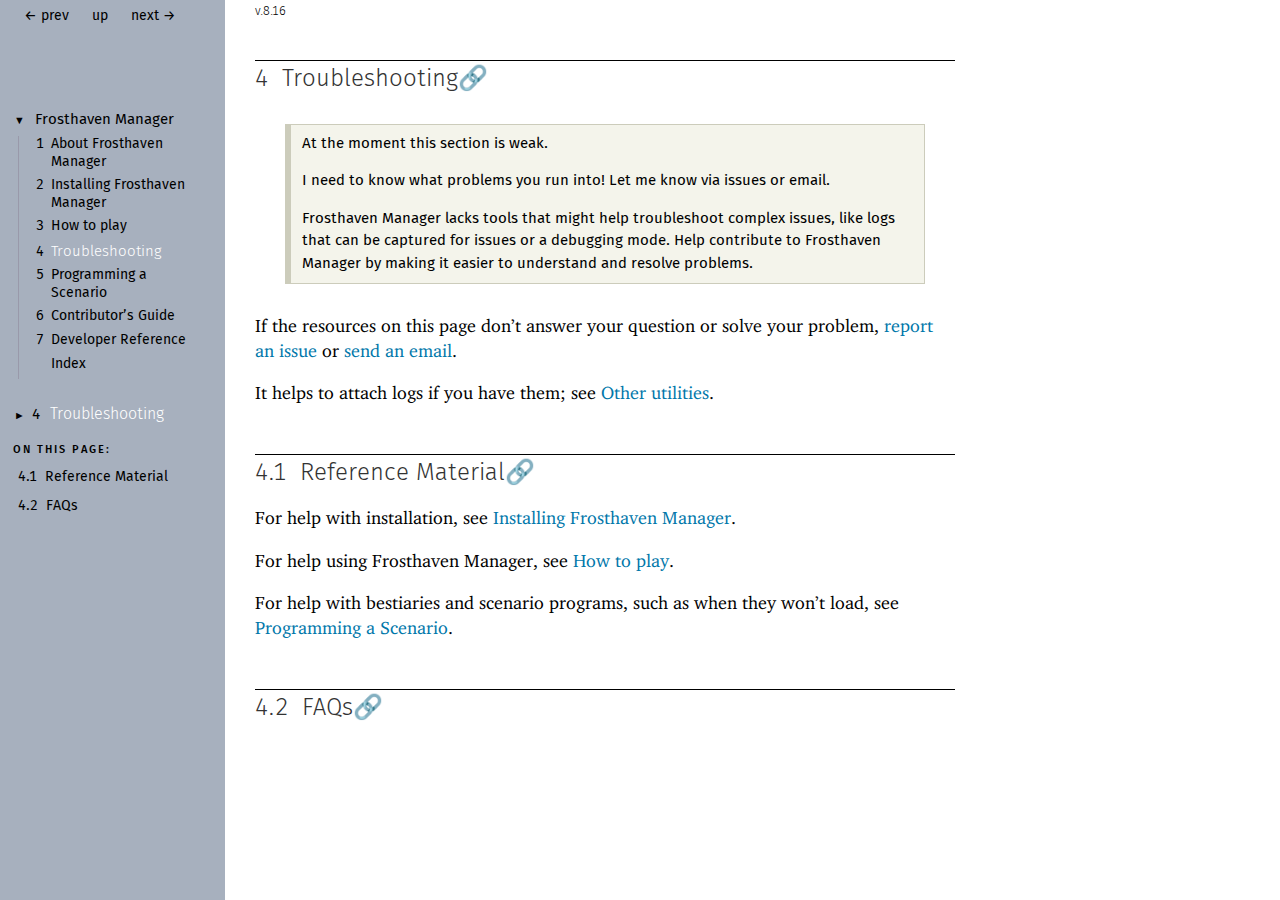
<file: Troubleshooting.html>
<!DOCTYPE html PUBLIC "-//W3C//DTD HTML 4.01 Transitional//EN" "http://www.w3.org/TR/html4/loose.dtd">
<html><head><meta http-equiv="content-type" content="text/html; charset=utf-8"/><meta name="viewport" content="width=device-width, initial-scale=0.8"/><title>4&nbsp;Troubleshooting</title><link rel="stylesheet" type="text/css" href="scribble.css" title="default"/><link rel="stylesheet" type="text/css" href="manual-style.css" title="default"/><link rel="stylesheet" type="text/css" href="manual-racket.css" title="default"/><script type="text/javascript" src="scribble-common.js"></script><script type="text/javascript" src="manual-racket.js"></script><!--[if IE 6]><style type="text/css">.SIEHidden { overflow: hidden; }</style><![endif]--></head><body id="scribble-racket-lang-org"><div class="tocset"><div class="tocview"><div class="tocviewlist tocviewlisttopspace"><div class="tocviewtitle"><table cellspacing="0" cellpadding="0"><tr><td style="width: 1em;"><a href="javascript:void(0);" title="Expand/Collapse" class="tocviewtoggle" onclick="TocviewToggle(this,&quot;tocview_0&quot;);">&#9660;</a></td><td></td><td><a href="index.html" class="tocviewlink" data-pltdoc="x">Frosthaven Manager</a></td></tr></table></div><div class="tocviewsublisttop" style="display: block;" id="tocview_0"><table cellspacing="0" cellpadding="0"><tr><td align="right">1&nbsp;</td><td><a href="about-frosthaven-manager.html" class="tocviewlink" data-pltdoc="x">About Frosthaven Manager</a></td></tr><tr><td align="right">2&nbsp;</td><td><a href="Installing_Frosthaven_Manager.html" class="tocviewlink" data-pltdoc="x">Installing Frosthaven Manager</a></td></tr><tr><td align="right">3&nbsp;</td><td><a href="How_to_play.html" class="tocviewlink" data-pltdoc="x">How to play</a></td></tr><tr><td align="right">4&nbsp;</td><td><a href="Troubleshooting.html" class="tocviewselflink" data-pltdoc="x">Troubleshooting</a></td></tr><tr><td align="right">5&nbsp;</td><td><a href="Programming_a_Scenario.html" class="tocviewlink" data-pltdoc="x">Programming a Scenario</a></td></tr><tr><td align="right">6&nbsp;</td><td><a href="Contributor_s_Guide.html" class="tocviewlink" data-pltdoc="x">Contributor&rsquo;s Guide</a></td></tr><tr><td align="right">7&nbsp;</td><td><a href="Developer_Reference.html" class="tocviewlink" data-pltdoc="x">Developer Reference</a></td></tr><tr><td align="right"></td><td><a href="doc-index.html" class="tocviewlink" data-pltdoc="x">Index</a></td></tr></table></div></div><div class="tocviewlist"><table cellspacing="0" cellpadding="0"><tr><td style="width: 1em;"><a href="javascript:void(0);" title="Expand/Collapse" class="tocviewtoggle" onclick="TocviewToggle(this,&quot;tocview_1&quot;);">&#9658;</a></td><td>4&nbsp;</td><td><a href="Troubleshooting.html" class="tocviewselflink" data-pltdoc="x">Troubleshooting</a></td></tr></table><div class="tocviewsublistbottom" style="display: none;" id="tocview_1"><table cellspacing="0" cellpadding="0"><tr><td align="right">4.1&nbsp;</td><td><a href="Troubleshooting.html#%28part._.Reference_.Material%29" class="tocviewlink" data-pltdoc="x">Reference Material</a></td></tr><tr><td align="right">4.2&nbsp;</td><td><a href="Troubleshooting.html#%28part._.F.A.Qs%29" class="tocviewlink" data-pltdoc="x">FAQs</a></td></tr></table></div></div></div><div class="tocsub"><div class="tocsubtitle">On this page:</div><table class="tocsublist" cellspacing="0"><tr><td><span class="tocsublinknumber">4.1<tt>&nbsp;</tt></span><a href="#%28part._.Reference_.Material%29" class="tocsubseclink" data-pltdoc="x">Reference Material</a></td></tr><tr><td><span class="tocsublinknumber">4.2<tt>&nbsp;</tt></span><a href="#%28part._.F.A.Qs%29" class="tocsubseclink" data-pltdoc="x">FAQs</a></td></tr></table></div></div><div class="maincolumn"><div class="main"><div class="versionbox"><span class="version">8.16</span></div><div class="navsettop"><span class="navleft"><div class="nosearchform"></div>&nbsp;&nbsp;<span class="tocsettoggle">&nbsp;&nbsp;<a href="javascript:void(0);" title="show/hide table of contents" onclick="TocsetToggle();">contents</a></span></span><span class="navright">&nbsp;&nbsp;<a href="How_to_play.html" title="backward to &quot;3 How to play&quot;" data-pltdoc="x" rel="prev">&larr; prev</a>&nbsp;&nbsp;<a href="index.html" title="up to &quot;Frosthaven Manager&quot;" data-pltdoc="x">up</a>&nbsp;&nbsp;<a href="Programming_a_Scenario.html" title="forward to &quot;5 Programming a Scenario&quot;" data-pltdoc="x" rel="next">next &rarr;</a></span>&nbsp;</div><h3 class="heading">4<tt>&nbsp;</tt><a name="(part._.Troubleshooting)"></a>Troubleshooting<span class="button-group"><a href="#(part._.Troubleshooting)" class="heading-anchor" title="Link to here">🔗</a><span style="visibility: hidden"> </span></span></h3><blockquote class="refpara"><blockquote class="refcolumn"><blockquote class="refcontent"><p>At the moment this section is weak.</p><p>I need to know what problems you run into! Let me know via issues or email.</p><p>Frosthaven Manager lacks tools that might help troubleshoot complex issues, like
logs that can be captured for issues or a debugging mode. Help contribute to
Frosthaven Manager by making it easier to understand and resolve problems.</p></blockquote></blockquote></blockquote><p>If the resources on this page don&rsquo;t answer your question or solve your problem,
<a href="https://github.com/benknoble/frosthaven-manager/issues/new/choose">report
an issue</a> or <a href="mailto:ben.knoble+frosthaven@gmail.com">send an email</a>.</p><p>It helps to attach logs if you have them; see <a href="How_to_play.html#%28part._.Other_utilities%29" data-pltdoc="x">Other utilities</a>.</p><h4 class="heading">4.1<tt>&nbsp;</tt><a name="(part._.Reference_.Material)"></a>Reference Material<span class="button-group"><a href="#(part._.Reference_.Material)" class="heading-anchor" title="Link to here">🔗</a><span style="visibility: hidden"> </span></span></h4><p>For help with installation, see <a href="Installing_Frosthaven_Manager.html" data-pltdoc="x">Installing Frosthaven Manager</a>.</p><p>For help using Frosthaven Manager, see <a href="How_to_play.html" data-pltdoc="x">How to play</a>.</p><p>For help with bestiaries and scenario programs, such as when they won&rsquo;t load,
see <a href="Programming_a_Scenario.html" data-pltdoc="x">Programming a Scenario</a>.</p><h4 class="heading">4.2<tt>&nbsp;</tt><a name="(part._.F.A.Qs)"></a>FAQs<span class="button-group"><a href="#(part._.F.A.Qs)" class="heading-anchor" title="Link to here">🔗</a><span style="visibility: hidden"> </span></span></h4><div class="navsetbottom"><span class="navleft"><div class="nosearchform"></div>&nbsp;&nbsp;<span class="tocsettoggle">&nbsp;&nbsp;<a href="javascript:void(0);" title="show/hide table of contents" onclick="TocsetToggle();">contents</a></span></span><span class="navright">&nbsp;&nbsp;<a href="How_to_play.html" title="backward to &quot;3 How to play&quot;" data-pltdoc="x" rel="prev">&larr; prev</a>&nbsp;&nbsp;<a href="index.html" title="up to &quot;Frosthaven Manager&quot;" data-pltdoc="x">up</a>&nbsp;&nbsp;<a href="Programming_a_Scenario.html" title="forward to &quot;5 Programming a Scenario&quot;" data-pltdoc="x" rel="next">next &rarr;</a></span>&nbsp;</div></div></div><div id="contextindicator">&nbsp;</div></body></html>
</file>
<file: scribble.css>
/* This file is used by default by all Scribble documents.
   See also "manual.css", which is added by default by the
   `scribble/manual` language. */

/* CSS seems backward: List all the classes for which we want a
   particular font, so that the font can be changed in one place.  (It
   would be nicer to reference a font definition from all the places
   that we want it.)

   As you read the rest of the file, remember to double-check here to
   see if any font is set. */

/* Monospace: */
.maincolumn, .refpara, .refelem, .tocset, .stt, .hspace, .refparaleft, .refelemleft {
  font-family: monospace;
}

/* Serif: */
.main, .refcontent, .tocview, .tocsub, .sroman, i {
  font-family: serif;
}

/* Sans-serif: */
.version, .versionNoNav, .ssansserif {
  font-family: sans-serif;
}
.ssansserif {
  font-size: 80%;
  font-weight: bold;
}

/* Emphasis: alternate italics and normal as we nest */
.emph {
  font-style: italic;
}
.emph .emph {
  font-style: normal;
}
.emph .emph .emph {
  font-style: italic;
}
.emph .emph .emph .emph {
  font-style: normal;
}
.emph .emph .emph .emph .emph {
  font-style: italic;
}
.emph .emph .emph .emph .emph .emph {
  font-style: normal;
}

/* ---------------------------------------- */

p, .SIntrapara {
  display: block;
  margin: 1em 0;
}

h2 { /* per-page main title */
  margin-top: 0;
}

h3, h4, h5, h6, h7, h8 {
  margin-top: 1.75em;
  margin-bottom: 0.5em;
}

.SSubSubSubSection {
  font-weight: bold;
  font-size: 0.83em; /* should match h5; from HTML 4 reference */
}

/* Needed for browsers like Opera, and eventually for HTML 4 conformance.
   This means that multiple paragraphs in a table element do not have a space
   between them. */
table p {
  margin-top: 0;
  margin-bottom: 0;
}

/* ---------------------------------------- */
/* Main */

body {
  color: black;
  background-color: #ffffff;
}

table td {
  padding-left: 0;
  padding-right: 0;
}

.maincolumn {
  width: 43em;
  margin-right: -40em;
  margin-left: 15em;
}

.main {
  text-align: left;
}

/* ---------------------------------------- */
/* Navigation */

.navsettop, .navsetbottom {
  background-color: #f0f0e0;
  padding: 0.25em 0 0.25em 0;
}

.navsettop {
  margin-bottom: 1.5em;
  border-bottom: 2px solid #e0e0c0;
}

.navsetbottom {
  margin-top: 2em;
  border-top: 2px solid #e0e0c0;
}

.navleft {
  margin-left: 1ex;
  position: relative;
  float: left;
  white-space: nowrap;
}
.navright {
  margin-right: 1ex;
  position: relative;
  float: right;
  white-space: nowrap;
}
.nonavigation {
  color: #e0e0e0;
}

.navleft .tocsettoggle {
  display: none;
}

.searchform {
  display: inline;
  margin: 0;
  padding: 0;
}

.nosearchform {
  display: none;
}

.searchbox {
  width: 16em;
  margin: 0px;
  padding: 0px;
  background-color: #eee;
  border: 1px solid #ddd;
  vertical-align: middle;
}

.searchbox::placeholder {
  text-align: center;
}

#contextindicator {
  position: fixed;
  background-color: #c6f;
  color: #000;
  font-family: monospace;
  font-weight: bold;
  padding: 2px 10px;
  display: none;
  right: 0;
  bottom: 0;
}

/* ---------------------------------------- */
/* Version */

.versionbox {
  position: relative;
  float: right;
  left: 2em;
  height: 0em;
  width: 13em;
  margin: 0em -13em 0em 0em;
}
.version {
  font-size: small;
}
.versionNoNav {
  font-size: xx-small; /* avoid overlap with author */
}

.version:before, .versionNoNav:before {
  content: "Version ";
}

/* ---------------------------------------- */
/* Margin notes */

.refpara, .refelem {
  position: relative;
  float: right;
  left: 2em;
  height: 0em;
  width: 13em;
  margin: 0em -13em 0em 0em;
}

.refpara, .refparaleft {
  top: -1em;
}

.refcolumn {
  background-color: #F5F5DC;
  display: block;
  position: relative;
  width: 13em;
  font-size: 85%;
  border: 0.5em solid #F5F5DC;
  margin: 0 0 0 0;
  white-space: normal; /* in case margin note is inside code sample */
}

.refcontent {
  margin: 0 0 0 0;
}

.refcontent p {
  margin-top: 0;
  margin-bottom: 0;
}

.refparaleft, .refelemleft {
  position: relative;
  float: left;
  right: 2em;
  height: 0em;
  width: 13em;
  margin: 0em 0em 0em -13em;
}

.refcolumnleft {
  background-color: #F5F5DC;
  display: block;
  position: relative;
  width: 13em;
  font-size: 85%;
  border: 0.5em solid #F5F5DC;
  margin: 0 0 0 0;
}


/* ---------------------------------------- */
/* Table of contents, inline */

.toclink {
  text-decoration: none;
  color: blue;
  font-size: 85%;
}

.toptoclink {
  text-decoration: none;
  color: blue;
  font-weight: bold;
}

/* ---------------------------------------- */
/* Table of contents, left margin */

.tocset {
  position: relative;
  float: left;
  width: 12.5em;
  margin-right: 2em;
}
.tocset td {
  vertical-align: text-top;
}

.tocview {
  text-align: left;
  background-color: #f0f0e0;
}

.tocsub {
  text-align: left;
  margin-top: 0.5em;
  background-color: #f0f0e0;
}

.tocviewlist, .tocsublist {
  margin-left: 0.2em;
  margin-right: 0.2em;
  padding-top: 0.2em;
  padding-bottom: 0.2em;
}
.tocviewlist table {
  font-size: 82%;
}

.tocviewlisttopspace {
  margin-bottom: 1em;
}

.tocviewsublist, .tocviewsublistonly, .tocviewsublisttop, .tocviewsublistbottom {
  margin-left: 0.4em;
  border-left: 1px solid #bbf;
  padding-left: 0.8em;
}
.tocviewsublist {
  margin-bottom: 1em;
}
.tocviewsublist table,
.tocviewsublistonly table,
.tocviewsublisttop table,
.tocviewsublistbottom table {
  font-size: 75%;
}

.tocviewtitle * {
  font-weight: bold;
}

.tocviewlink {
  text-decoration: none;
  color: blue;
}

.tocviewselflink {
  text-decoration: underline;
  color: blue;
}

.tocviewtoggle {
  text-decoration: none;
  color: blue;
  font-size: 75%; /* looks better, and avoids bounce when toggling sub-sections due to font alignments */
}

.tocsublist td {
  padding-left: 1em;
  text-indent: -1em;
}

.tocsublinknumber {
  font-size: 82%;
}

.tocsublink {
  font-size: 82%;
  text-decoration: none;
}

.tocsubseclink {
  font-size: 82%;
  text-decoration: none;
}

.tocsubnonseclink {
  font-size: 82%;
  text-decoration: none;
  padding-left: 0.5em;
}

.tocsubtitle {
  font-size: 82%;
  font-style: italic;
  margin: 0.2em;
}

/* ---------------------------------------- */
/* Some inline styles */

.indexlink {
  text-decoration: none;
}

.nobreak {
  white-space: nowrap;
}

pre { margin-left: 2em; }
blockquote { margin-left: 2em; }

ol          { list-style-type: decimal; }
ol ol       { list-style-type: lower-alpha; }
ol ol ol    { list-style-type: lower-roman; }
ol ol ol ol { list-style-type: upper-alpha; }

.SCodeFlow {
  display: block;
  margin-left: 1em;
  margin-bottom: 0em;
  margin-right: 1em;
  margin-top: 0em;
  white-space: nowrap;  
}

.SVInsetFlow {
  display: block;
  margin-left: 0em;
  margin-bottom: 0em;
  margin-right: 0em;
  margin-top: 0em;
}

.SubFlow {
  display: block;
  margin: 0em;
}

.boxed {
  width: 100%;
  background-color: #E8E8FF;
}

.hspace {
}

.slant {
  font-style: oblique;
}

.badlink {
  text-decoration: underline;
  color: red;
}

.plainlink {
  text-decoration: none;
  color: blue;
}

.techoutside       { text-decoration: underline; color: #b0b0b0; }
.techoutside:hover { text-decoration: underline; color: blue; }

/* .techinside:hover doesn't work with FF, .techinside:hover>
   .techinside doesn't work with IE, so use both (and IE doesn't
   work with inherit in the second one, so use blue directly) */
.techinside                    { color: black; }
.techinside:hover              { color: blue; }
.techoutside:hover>.techinside { color: inherit; }

.SCentered {
  text-align: center;
}

.imageleft {
  float: left;
  margin-right: 0.3em;
}

.Smaller {
  font-size: 82%;
}

.Larger {
  font-size: 122%;
}

/* A hack, inserted to break some Scheme ids: */
.mywbr {
  display: inline-block;
  height: 0;
  width: 0;
  font-size: 1px;
}

.compact li p {
  margin: 0em;
  padding: 0em;
}

.noborder img {
  border: 0;
}

.SVerbatim {
  white-space: nowrap;
}

.SAuthorListBox {
  position: relative;
  float: right;
  left: 2em;
  top: -2.5em;
  height: 0em;
  width: 13em;
  margin: 0em -13em 0em 0em;
}
.SAuthorList {
  font-size: 82%;
}
.SAuthorList:before {
  content: "by ";
}
.author {
  display: inline;
  white-space: nowrap;
}

/* print styles : hide the navigation elements */
@media print {
  .tocset,
  .navsettop,
  .navsetbottom { display: none; }
  .maincolumn {
    width: auto;
    margin-right: 13em;
    margin-left: 0;
  }
}
</file>
<file: manual-style.css>
/* See the beginning of "scribble.css".
   This file is used by the `scribble/manual` language, along with
   "manual-racket.css". */

@import url("manual-fonts.css");

* {
    margin: 0;
    padding: 0;
}

@media all {html {font-size: 15px;}}
@media all and (max-width:940px){html {font-size: 14px;}}
@media all and (max-width:850px){html {font-size: 13px;}}
@media all and (max-width:830px){html {font-size: 12px;}}
@media all and (max-width:740px){html {font-size: 11px;}}

/* CSS seems backward: List all the classes for which we want a
   particular font, so that the font can be changed in one place.  (It
   would be nicer to reference a font definition from all the places
   that we want it.)

   As you read the rest of the file, remember to double-check here to
   see if any font is set. */

/* Monospace: */
.maincolumn, .refpara, .refelem, .tocset, .stt, .hspace, .refparaleft, .refelemleft {
    font-family: 'Fira-Mono', monospace;
    white-space: inherit;
    font-size: 1rem;
}

/* embolden the "Racket Guide" and "Racket Reference" links on the TOC */
/* there isn't an obvious tag in the markup that designates the top TOC page, which is called "start.scrbl" */
/* nor a tag that designates these two links as special */
/* so we'll use this slightly tortured sibling selector that hooks onto the h2 tag */
h2[x-source-module='(lib "scribblings/main/start.scrbl")'] ~ table a[href="guide/index.html"], 
h2[x-source-module='(lib "scribblings/main/start.scrbl")'] ~ table a[href="reference/index.html"] {
  font-weight: bold;
}


h2 .stt {
    font-size: 2.3rem;
    /* prevent automatic bolding from h2 */
    font-weight: 400;
}

.toptoclink .stt {
    font-size: inherit;
}
.toclink .stt {
    font-size: 90%;
}

.RpackageSpec .stt {
    font-weight: 300;
    font-family: 'Fira-Mono', monospace;
    font-size: 0.9rem;
}

h3 .stt, h4 .stt, h5 .stt {
    color: #333;
    font-size: 1.65rem;
    font-weight: 400;
}


/* Serif: */
.main, .refcontent, .tocview, .tocsub, .sroman, i {
    font-family: 'Charter-Racket', serif;
    font-size: 1.18rem;
/* Don't use font-feature-settings with Charter, 
it fouls up loading for reasons mysterious */
/*    font-feature-settings: 'tnum' 1, 'liga' 0; */
}


/* Sans-serif: */
.version, .versionNoNav, .ssansserif {
    font-family: 'Fira', sans-serif;
}

/* used mostly for DrRacket menu commands */
.ssansserif {
    font-family: 'Fira', sans-serif;
    font-size: 0.9em;
}

.tocset .ssansserif {
    font-size: 100%;
}

/* ---------------------------------------- */

p, .SIntrapara {
    display: block;
    margin: 0 0 1em 0;
    line-height: 1.4;
}

.compact {
  padding: 0 0 1em 0;
}

li {
    list-style-position: outside;
    margin-left: 1.2em;
}

h1, h2, h3, h4, h5, h6, h7, h8 {
    font-family: 'Fira', sans-serif;
    font-weight: 300;
    font-size: 1.6rem;
    color: #333;
    margin-top: inherit;
    margin-bottom: 1rem;
    line-height: 1.25;

}

h3, h4, h5, h6, h7, h8 {
    border-top: 1px solid black;
}



h2 { /* per-page main title */
    font-family: 'Cooper-Hewitt';
    margin-top: 4rem;
    font-size: 2.3rem;
    font-weight: bold;
    line-height: 1.2;
    width: 90%;
    /* a little nudge to make text visually lower than 4rem rule in left margin */
    position: relative;
    top: 6px;
}

h3, h4, h5, h6, h7, h8 {
    margin-top: 2em;
    padding-top: 0.1em;
    margin-bottom: 0.75em;
}

/* ---------------------------------------- */
/* Main */

body {
    color: black;
    background-color: white;
}

.maincolumn {
    width: auto;
    margin-top: 4rem;
    margin-left: 17rem;
    margin-right: 2rem;
    margin-bottom: 10rem; /* to avoid fixed bottom nav bar */
    max-width: 700px;
    min-width: 370px; /* below this size, code samples don't fit */
}

a {
    text-decoration: inherit;
}

a, .toclink, .toptoclink, .tocviewlink, .tocviewselflink, .tocviewtoggle, .plainlink, 
.techinside, .techoutside:hover, .techinside:hover {
    color: #07A;
}

a:hover {
    text-decoration: underline;
}


/* ---------------------------------------- */
/* Navigation */

.navsettop, .navsetbottom {
    left: 0;
    width: 15rem;
    height: 6rem;
    font-family: 'Fira', sans-serif;
    font-size: 0.9rem;
    border-bottom: 0px solid hsl(216, 15%, 70%);
    background-color: inherit;
    padding: 0;
}

.navsettop {
    position: fixed;
    z-index: 2;
    background: #a7b0be;
    top: 0;
    left: 0;
    margin-bottom: 0;
    border-bottom: 0;
}

.navsettop a, .navsetbottom a {
    color: black;
}

.navsettop a:hover, .navsetbottom a:hover {
    background: hsl(216, 78%, 95%);
    text-decoration: none;
}

.navleft, .navright {
    position: static;
    float: none;
    margin: 0;
    white-space: normal;
}


.navleft a {
    display: inline-block;
}

.navright a {
    display: inline-block;
    text-align: center;
}

.navleft a, .navright a, .navright span {
    display: inline-block;
    padding: 0.5rem;
    min-width: 1rem;
}


.navright {
    white-space: nowrap;
}


.navsetbottom {
    display: none;
}

.nonavigation {
    color: #889;
}

.searchform {
    display: block;
    margin: 0;
    padding: 0;
    border-bottom: 1px solid #eee;
    height: 4rem;
}

.nosearchform {
    margin: 0;
    padding: 0;
    height: 4rem;
}

.searchbox {
    font-size: 0.9rem;
    width: 12rem;
    margin: 1rem;
    padding: 0.25rem 0.4rem ;
    vertical-align: middle;
    background-color: white;
    font-family: 'Fira-Mono', monospace;
}


#search_box {
    font-family: 'Fira-Mono', monospace;
    font-size: 1rem;
    padding: 0.25rem 0.3rem ;
}

/* Default to local view. Global will specialize */
.plt_global_only { display: none; }
.plt_local_only { display: block; }

/* ---------------------------------------- */
/* Version */

.versionbox {
    position: absolute;
    float: none;
    top: 0.25rem;
    left: 17rem;
    z-index: 11000;
    height: 2em;
    font-size: 70%;
    font-weight: lighter;
    width: inherit;
    margin: 0;
}
.version, .versionNoNav {
    font-size: inherit;
}
.version:before, .versionNoNav:before {
    content: "v.";
}


/* ---------------------------------------- */
/* Margin notes */

/* cancel scribble.css styles: */
.refpara, .refelem {
  position: static;
  float: none;
  height: auto;
  width: auto;
  margin: 0;
}

.refcolumn {
    position: static;
    display: block;
    width: auto;
    font-size: inherit;
    margin: 2rem;
    margin-left: 2rem;
    padding: 0.5em;
    padding-left: 0.75em;
    padding-right: 1em;
    background: hsl(60, 29%, 94%);
    border: 1px solid #ccb;
    border-left: 0.4rem solid #ccb;
}


/* slightly different handling for margin-note* on narrow screens */
@media all and (max-width:1340px) {
     span.refcolumn {
         float: right;
         width: 50%;
         margin-left: 1rem;
         margin-bottom: 0.8rem;   
         margin-top: 1.2rem; 
     }

}

.refcontent, .refcontent p {
    line-height: 1.5;
    margin: 0;
}

.refcontent p + p {
    margin-top: 1em;
}

.refcontent a {
    font-weight: 400;
}

.refpara, .refparaleft {
    top: -1em;
}


@media all and (max-width:600px) {
    .refcolumn {
        margin-left: 0;
        margin-right: 0;
    }
}


@media all and (min-width:1340px) {
    .refcolumn {
        margin: 0 -22.5rem 1rem 0;
        float: right;
        clear: right;
        width: 18rem;
    }
}

.refcontent {
    font-family: 'Fira', sans-serif;
    font-size: 1rem;
    line-height: 1.6;
    margin: 0 0 0 0;
}


.refparaleft, .refelemleft {
    position: relative;
    float: left;
    right: 2em;
    height: 0em;
    width: 13em;
    margin: 0em 0em 0em 0em;
    display: contents;
}

.refcolumnleft {
    background-color: hsl(60, 29%, 94%);
    display: block;
    position: relative;
    width: 13em;
    font-size: 85%;
    border: 0.5em solid hsl(60, 29%, 94%);
    margin: 0 0 0 0;
}


/* ---------------------------------------- */
/* Table of contents, left margin */

.tocset {
    position: fixed;
    z-index: 2;
    overflow-y: scroll;
    float: none;
    left: 0;
    top: 0rem;
    bottom: 0;
    width: 14rem;
    padding: 0rem 0.5rem 0.5rem 0.5rem;
    background-color: hsl(216, 15%, 70%);
    border-top: 6rem solid hsl(216, 15%, 70%);
}

.tocset td {
    vertical-align: text-top;
    padding-bottom: 0.4rem;
    padding-left: 0.2rem;
    line-height: 1.1;
    font-family: 'Fira', sans-serif;
}

.tocset td a {
    color: black;
    font-weight: 400;
}


.tocview {
    text-align: left;
    background-color: inherit;
    margin-top: 1em;
}


.tocview td, .tocsub td {
    line-height: 1.3;
}


.tocview table, .tocsub table {
    width: 90%;
}

.tocset td a.tocviewselflink {
    font-weight: lighter;
    font-size: 110%; /* monospaced styles below don't need to enlarge */
    color: white;
}

.tocviewselflink {
    text-decoration: none;
}

.tocsub {
    text-align: left;
    margin-top: 0.5em;
    background-color: inherit;
}

.tocviewlist, .tocsublist {
    margin-left: 0.2em;
    margin-right: 0.2em;
    padding-top: 0.2em;
    padding-bottom: 0.2em;
}
.tocviewlist table {
    font-size: 82%;
}

.tocviewlisttopspace {
    margin-bottom: 1em;
}

.tocviewsublist, .tocviewsublistonly, .tocviewsublisttop, .tocviewsublistbottom {
    margin-left: 0.4em;
    border-left: 1px solid #99a;
    padding-left: 0.8em;
}
.tocviewsublist {
    margin-bottom: 1em;
}
.tocviewsublist table,
.tocviewsublistonly table,
.tocviewsublisttop table,
.tocviewsublistbottom table,
table.tocsublist {
    font-size: 1rem;
}

.tocviewsublist td, 
.tocviewsublistbottom td, 
.tocviewsublisttop td, 
.tocsub td,
.tocviewsublistonly td {
    font-size: 90%;
}

/* shrink the monospaced text (`stt`) within nav */
.tocviewsublist td .stt, 
.tocviewsublistbottom td .stt, 
.tocviewsublisttop td .stt, 
.tocsub td .stt,
.tocviewsublistonly td .stt {
    font-size: 95%;
}


.tocviewtoggle {
    font-size: 75%; /* looks better, and avoids bounce when toggling sub-sections due to font alignments */
}

.tocsublist td {
    padding-left: 0.5rem;
    padding-top: 0.25rem;
    text-indent: 0;
}

.tocsublinknumber {
    font-size: 100%;
}

.tocsublink {
    font-size: 82%;
    text-decoration: none;
}

.tocsubseclink {
    font-size: 100%;
    text-decoration: none;
}

.tocsubnonseclink {
    font-size: 82%;
    text-decoration: none;
    margin-left: 1rem;
    padding-left: 0;
    display: inline-block;
}

/* the label "on this page" */
.tocsubtitle {
    display: block;
    font-size: 62%;
    font-family: 'Fira', sans-serif;
    font-weight: bolder;
    font-style: normal;
    letter-spacing: 2px;
    text-transform: uppercase;
    margin: 0.5em;
}

.toptoclink {
    font-weight: bold;
    font-size: 110%;
    margin-bottom: 0.5rem;
    margin-top: 1.5rem;
    display: inline-block;
}

.toclink {
    font-size: inherit;
}

/* ---------------------------------------- */
/* Some inline styles */

.indexlink {
    text-decoration: none;
}

pre {
  margin-left: 2em;
}

blockquote {
  margin-left: 2em;
  margin-right: 2em;
  margin-bottom: 1em;
}

.SCodeFlow {
    border-left: 1px dotted black;
    padding-left: 1em;
    padding-right: 1em;
    margin-top: 1em;
    margin-bottom: 1em;
    margin-left: 0em;
    margin-right: 2em;
    white-space: nowrap;
    line-height: 1.5;
}

.SCodeFlow img {
    margin-top: 0.5em;
    margin-bottom: 0.5em;
}

/* put a little air between lines of code sample */
/* Fira Mono appears taller than Source Code Pro */
.SCodeFlow td {
    padding-bottom: 1px;
}

.boxed {
    margin: 0;
    margin-top: 2em;
    padding: 0.25em;
    padding-top: 0.3em;
    padding-bottom: 0.4em;
    background: #f3f3f3;
    box-sizing:border-box;
    border-top: 1px solid #99b;
    background: hsl(216, 78%, 95%);
    background: -moz-linear-gradient(to bottom left, hsl(0, 0%, 99%) 0%, hsl(216, 62%, 95%) 100%);
    background: -webkit-linear-gradient(to bottom left, hsl(0, 0%, 99%) 0%, hsl(216, 62%, 95%) 100%);
    background: -o-linear-gradient(to bottom left, hsl(0, 0%, 99%) 0%, hsl(216, 62%, 95%) 100%);
    background: -ms-linear-gradient(to bottom left, hsl(0, 0%, 99%) 0%, hsl(216, 62%, 95%) 100%);
    background: linear-gradient(to bottom left, hsl(0, 0%, 99%) 0%, hsl(216, 62%, 95%) 100%);
}

blockquote > blockquote.SVInsetFlow {
/* resolves issue in e.g. /reference/notation.html */
    margin-top: 0em;
}

.leftindent .SVInsetFlow { /* see e.g. section 4.5 of Racket Guide */
    margin-top: 1em;
    margin-bottom: 1em;
}

.SVInsetFlow a, .SCodeFlow a {
    color: #07A;
}

.SubFlow {
    display: block;
    margin: 0em;
}

.boxed {
    width: 100%;
    background-color: inherit;
}

.techoutside       { text-decoration: none; }

.SAuthorListBox {
    position: static;
    float: none;
    font-family: 'Fira', sans-serif;
    font-weight: 300;
    font-size: 110%;
    margin-top: 1rem;
    margin-bottom: 2rem;
    width: 30rem;
    height: auto;
}

.author > a { /* email links within author block */
    font-weight: inherit;
    color: inherit;
}

.SAuthorList {
    font-size: 82%;
}
.SAuthorList:before {
    content: "by ";
}
.author {
    display: inline;
    white-space: nowrap;
}

/* phone + tablet styles */

@media all and (max-width:720px){


    @media all and (max-width:720px){

        @media all {html {font-size: 15px;}}
        @media all and (max-width:700px){html {font-size: 14px;}}
        @media all and (max-width:630px){html {font-size: 13px;}}
        @media all and (max-width:610px){html {font-size: 12px;}}
        @media all and (max-width:550px){html {font-size: 11px;}}
        @media all and (max-width:520px){html {font-size: 10px;}}

        .navsettop, .navsetbottom {
            display: flex;
            position: absolute;
            width: 100%;
            height: 4rem;
            border: 0;
            background-color: hsl(216, 15%, 70%);
            align-items: center;
        }

        .tocsetoverlay .navsettop {
            position: fixed;
        }

        .navleft {
            flex: 1;
        }

        .searchform {
            display: inline;
            border: 0;
        }

        .searchbox {
            margin-top: 0;
            margin-bottom: 0;
        }

        .navleft .tocsettoggle {
            display: initial;
        }

        .navright {
            margin-right: 1.3rem;
            border: 0px solid red;
        }

        .navsetbottom {
            display: block;
            margin-top: 8rem;
        }

        .tocset {
            display: none;
            border-top-width: 4rem;
        }

        .tocsetoverlay .tocset {
            display: block;
        }

        .versionbox {
            top: 4.5rem;
            left: 1rem; /* same distance as main-column */
            z-index: 1;
            height: 2em;
            font-size: 70%;
            font-weight: lighter;
        }


        .maincolumn {
            margin-left: 1em;
            margin-top: 7rem;
            margin-bottom: 0rem;
        }

    }

}

/* print styles : hide the navigation elements */
@media print {
    .tocset,
    .navsettop,
    .navsetbottom { display: none; }
    .maincolumn {
        width: auto;
        margin-right: 13em;
        margin-left: 0;
    }
}
</file>
<file: manual-racket.css>
/* See the beginning of "manual.css". */

/* Monospace: */

.RktIn, .RktRdr, .RktPn, .RktMeta,
.RktMod, .RktKw, .RktVar, .RktSym,
.RktRes, .RktOut, .RktCmt, .RktVal,
.RktBlk, .RktErr {
  font-family: 'Fira-Mono', monospace;
  white-space: inherit;
  font-size: 1rem;
  line-height: 1.5;

}

/* this selctor grabs the first linked Racket symbol
in a definition box (i.e., the symbol being defined) */
a.RktValDef, a.RktStxDef, a.RktSymDef,
span.RktValDef, span.RktStxDef, span.RktSymDef
{
    font-size: 1.1rem;
    color: black;
    font-weight: 500;
}


.inheritedlbl {
  font-family: 'Fira', sans-serif;
}

.RBackgroundLabelInner {
  font-family: inherit;
}

/* ---------------------------------------- */
/* Inherited methods, left margin */

.inherited {
  width: 95%;
  margin-top: 0.5em;
  text-align: left;
  background-color: inherit;
}

.inherited td {
  font-size: 82%;
  padding-left: 0.5rem;
  line-height: 1.3;
  text-indent: 0;
  padding-right: 0;
}

.inheritedlbl {
  font-style: normal;
}

/* ---------------------------------------- */
/* Racket text styles */

.RktIn {
  color: #cc6633;
  background-color: #eee;
}

.RktInBG {
  background-color: #eee;
}


.refcolumn .RktInBG {
  background-color: white;
}

.RktRdr {
}

.RktPn {
  color: #843c24;
}

.RktMeta {
  color: black;
}

.RktMod {
  color: inherit;
}

.RktOpt {
  color: black;
  font-style: italic;
}

.RktKw {
  color: black;
}

.RktErr {
  color: red;
  font-style: italic;
  font-weight: 400;
}

.RktVar {
    position: relative;
    left: -1px; font-style: italic;
    color: #444;
}

.SVInsetFlow .RktVar {
    font-weight: 400;
    color: #444;
}


.RktSym {
   color: inherit;
}



.RktValLink, .RktStxLink, .RktModLink {
  text-decoration: none;
    color: #07A;
    font-size: 1rem;
}

/* for syntax links within headings */
h2 a.RktStxLink, h3 a.RktStxLink, h4 a.RktStxLink, h5 a.RktStxLink,
h2 a.RktValLink, h3 a.RktValLink, h4 a.RktValLink, h5 a.RktValLink,
h2 .RktSym, h3 .RktSym, h4 .RktSym, h5 .RktSym,
h2 .RktMod, h3 .RktMod, h4 .RktMod, h5 .RktMod,
h2 .RktVal, h3 .RktVal, h4 .RktVal, h5 .RktVal,
h2 .RktPn, h3 .RktPn, h4 .RktPn, h5 .RktPn {
    color: #333;
    font-size: 1.50rem;
    font-weight: 400;
}

.toptoclink .RktStxLink, .toclink .RktStxLink,
.toptoclink .RktValLink, .toclink .RktValLink,
.toptoclink .RktModLink, .toclink .RktModLink {
    color: inherit;
}

.tocset .RktValLink, .tocset .RktStxLink, .tocset .RktModLink, .tocset .RktSym {
    color: black;
    font-weight: 400;
    font-size: 0.9rem;
}

.tocset td a.tocviewselflink .RktValLink,
.tocset td a.tocviewselflink .RktStxLink,
.tocset td a.tocviewselflink .RktMod,
.tocset td a.tocviewselflink .RktSym {
    font-weight: lighter;
    color: white;
}


.RktRes {
  color: #0000af;
}

.RktOut {
  color: #960096;
}

.RktCmt {
  color: #c2741f;
}

.RktVal {
  color: #228b22;
}

/* ---------------------------------------- */
/* Some inline styles */

.together { /* for definitions grouped together in one box */
  width: 100%;
  border-top: 2px solid white;
}

tbody > tr:first-child > td > .together {
  border-top: 0px; /* erase border on first instance of together */
}

.RktBlk {
  white-space: pre;
  text-align: left;
}

.highlighted {
    font-size: 1rem;
    background-color: #fee;
}

.defmodule {
    font-family: 'Fira-Mono', monospace;
    padding: 0.25rem 0.75rem 0.25rem 0.5rem;
    margin-bottom: 1rem;
    width: 100%;
    background-color: #ebf0f4;
}

.defmodule a {
    color: #444;
}


.defmodule td span.hspace:first-child {
  position: absolute;
  width: 0;
  display: inline-block;
}

.defmodule .RpackageSpec .Smaller,
.defmodule .RpackageSpec .stt {
    font-size: 1rem;
}

/* make parens ordinary color in defmodule */
.defmodule .RktPn {
    color: inherit;
}

.specgrammar {
    float: none;
    padding-left: 1em;
}


.RBibliography td {
  vertical-align: text-top;
  padding-top: 1em;
}

.leftindent {
 margin-left: 2rem;
 margin-right: 0em;
}

.insetpara {
 margin-left: 1em;
 margin-right: 1em;
}

.SCodeFlow .Rfilebox {
    margin-left: -1em; /* see 17.2 of guide, module languages */
}

.Rfiletitle {
  text-align: right;
  background-color: #eee;
}

.SCodeFlow .Rfiletitle {
  border-top: 1px dotted gray;
  border-right: 1px dotted gray;
}


.Rfilename {
  border-top: 0;
  border-right: 0;
  padding-left: 0.5em;
  padding-right: 0.5em;
  background-color: inherit;
}

.Rfilecontent {
  margin: 0.5em;
}

.RpackageSpec {
  padding-right: 0;
}

/* ---------------------------------------- */
/* For background labels */

.RBackgroundLabel {
   float: right;
   width: 0px;
   height: 0px;
}

.RBackgroundLabelInner {
   position: relative;
   width: 25em;
   left: -25.5em;
   top: 0.20rem; /* sensitive to monospaced font choice */
   text-align: right;
   z-index: 0;
   font-weight: 300;
   font-family: 'Fira-Mono', monospace;
   font-size: 0.9rem;
    color: gray;
}


.RpackageSpec .Smaller {
   font-weight: 300;
   font-family: 'Fira-Mono', monospace;
   font-size: 0.9rem;
}

.RForeground {
   position: relative;
   left: 0px;
   top: 0px;
   z-index: 1;
}

/* ---------------------------------------- */
/* For section source modules & tags */

.RPartExplain {
    background: #eee;
    font-size: 0.9rem;
    margin-top: 0.2rem;
    padding: 0.2rem;
    text-align: left;
}
</file>
<file: racket.css>
/* See the beginning of "scribble.css". */

/* Monospace: */
.RktIn, .RktRdr, .RktPn, .RktMeta,
.RktMod, .RktKw, .RktVar, .RktSym,
.RktRes, .RktOut, .RktCmt, .RktVal,
.RktBlk {
  font-family: monospace;
  white-space: inherit;
}

/* Serif: */
.inheritedlbl {
  font-family: serif;
}

/* Sans-serif: */
.RBackgroundLabelInner {
  font-family: sans-serif;
}

/* ---------------------------------------- */
/* Inherited methods, left margin */

.inherited {
  width: 100%;
  margin-top: 0.5em;
  text-align: left;
  background-color: #ECF5F5;
}

.inherited td {
  font-size: 82%;
  padding-left: 1em;
  text-indent: -0.8em;
  padding-right: 0.2em;
}

.inheritedlbl {
  font-style: italic;
}

/* ---------------------------------------- */
/* Racket text styles */

.RktIn {
  color: #cc6633;
  background-color: #eeeeee;
}

.RktInBG {
  background-color: #eeeeee;
}

.RktRdr {
}

.RktPn {
  color: #843c24;
}

.RktMeta {
  color: black;
}

.RktMod {
  color: black;
}

.RktOpt {
  color: black;
  font-style: italic;
}

.RktKw {
  color: black;
}

.RktErr {
  color: red;
  font-style: italic;
}

.RktVar {
  color: #262680;
  font-style: italic;
}

.RktSym {
  color: #262680;
}

.RktSymDef { /* used with RktSym at def site */
}

.RktValLink {
  text-decoration: none;
  color: blue;
}

.RktValDef { /* used with RktValLink at def site */
}

.RktModLink {
  text-decoration: none;
  color: blue;
}

.RktStxLink {
  text-decoration: none;
  color: black;
}

.RktStxDef { /* used with RktStxLink at def site */
}

.RktRes {
  color: #0000af;
}

.RktOut {
  color: #960096;
}

.RktCmt {
  color: #c2741f;
}

.RktVal {
  color: #228b22;
}

/* ---------------------------------------- */
/* Some inline styles */

.together {
  width: 100%;
}

.prototype, .argcontract, .RBoxed {
  white-space: nowrap;
}

.prototype td {
  vertical-align: text-top;
}

.RktBlk {
  white-space: inherit;
  text-align: left;
}

.RktBlk tr {
  white-space: inherit;
}

.RktBlk td {
  vertical-align: baseline;
  white-space: inherit;
}

.argcontract td {
  vertical-align: text-top;
}

.highlighted {
  background-color: #ddddff;
}

.defmodule {
  width: 100%;
  background-color: #F5F5DC;
}

.specgrammar {
  float: right;
}

.RBibliography td {
  vertical-align: text-top;
}

.leftindent {
 margin-left: 1em;
 margin-right: 0em;
}

.insetpara {
 margin-left: 1em;
 margin-right: 1em;
}

.Rfilebox {
}

.Rfiletitle {
  text-align: right;
  margin: 0em 0em 0em 0em;
}

.Rfilename {
  border-top: 1px solid #6C8585;
  border-right: 1px solid #6C8585;
  padding-left: 0.5em;
  padding-right: 0.5em;
  background-color: #ECF5F5;
}

.Rfilecontent {
  margin: 0em 0em 0em 0em;
}

.RpackageSpec {
  padding-right: 0.5em;
}

/* ---------------------------------------- */
/* For background labels */

.RBackgroundLabel {
   float: right;
   width: 0px;
   height: 0px;
}

.RBackgroundLabelInner {
   position: relative;
   width: 25em;
   left: -25.5em;
   top: 0px;
   text-align: right;
   color: white;
   z-index: 0;
   font-weight: bold;
}

.RForeground {
   position: relative;
   left: 0px;
   top: 0px;
   z-index: 1;
}

/* ---------------------------------------- */
/* History */

.SHistory {
  font-size: 82%;
}
</file>
